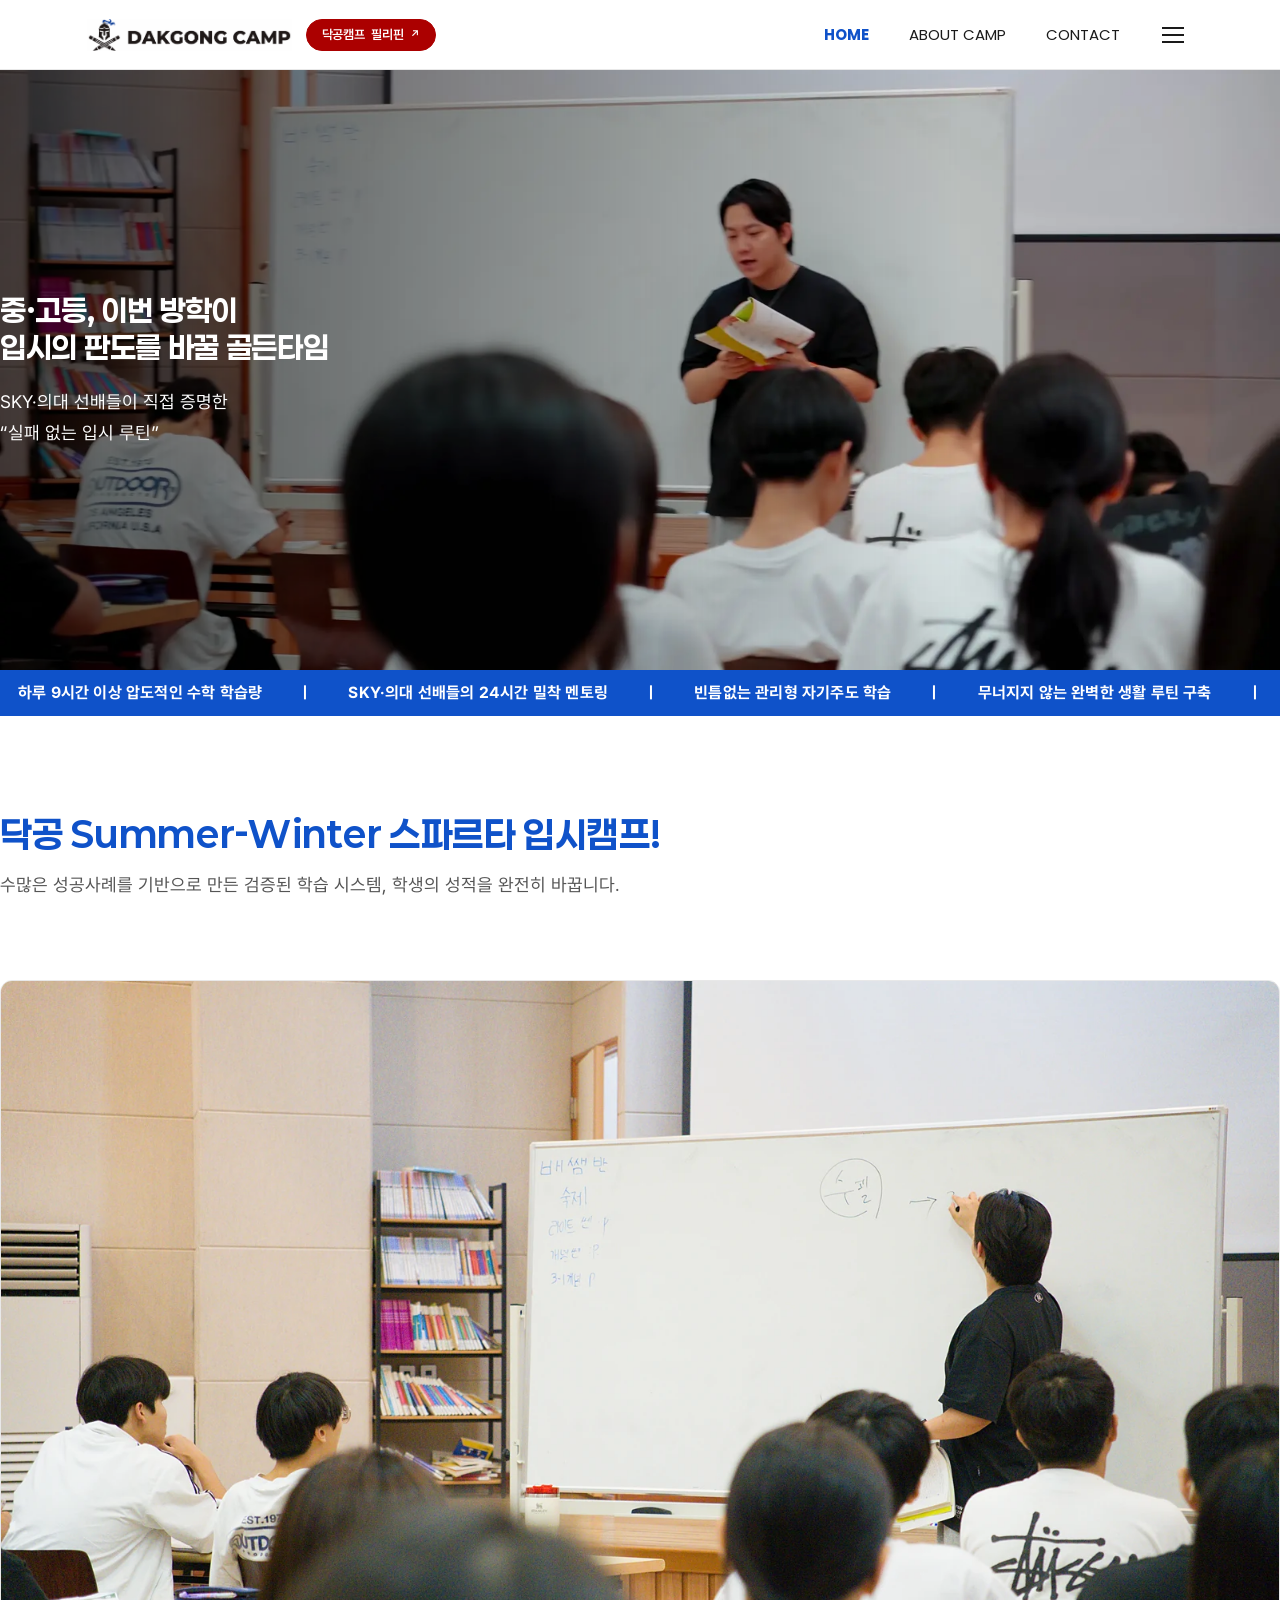
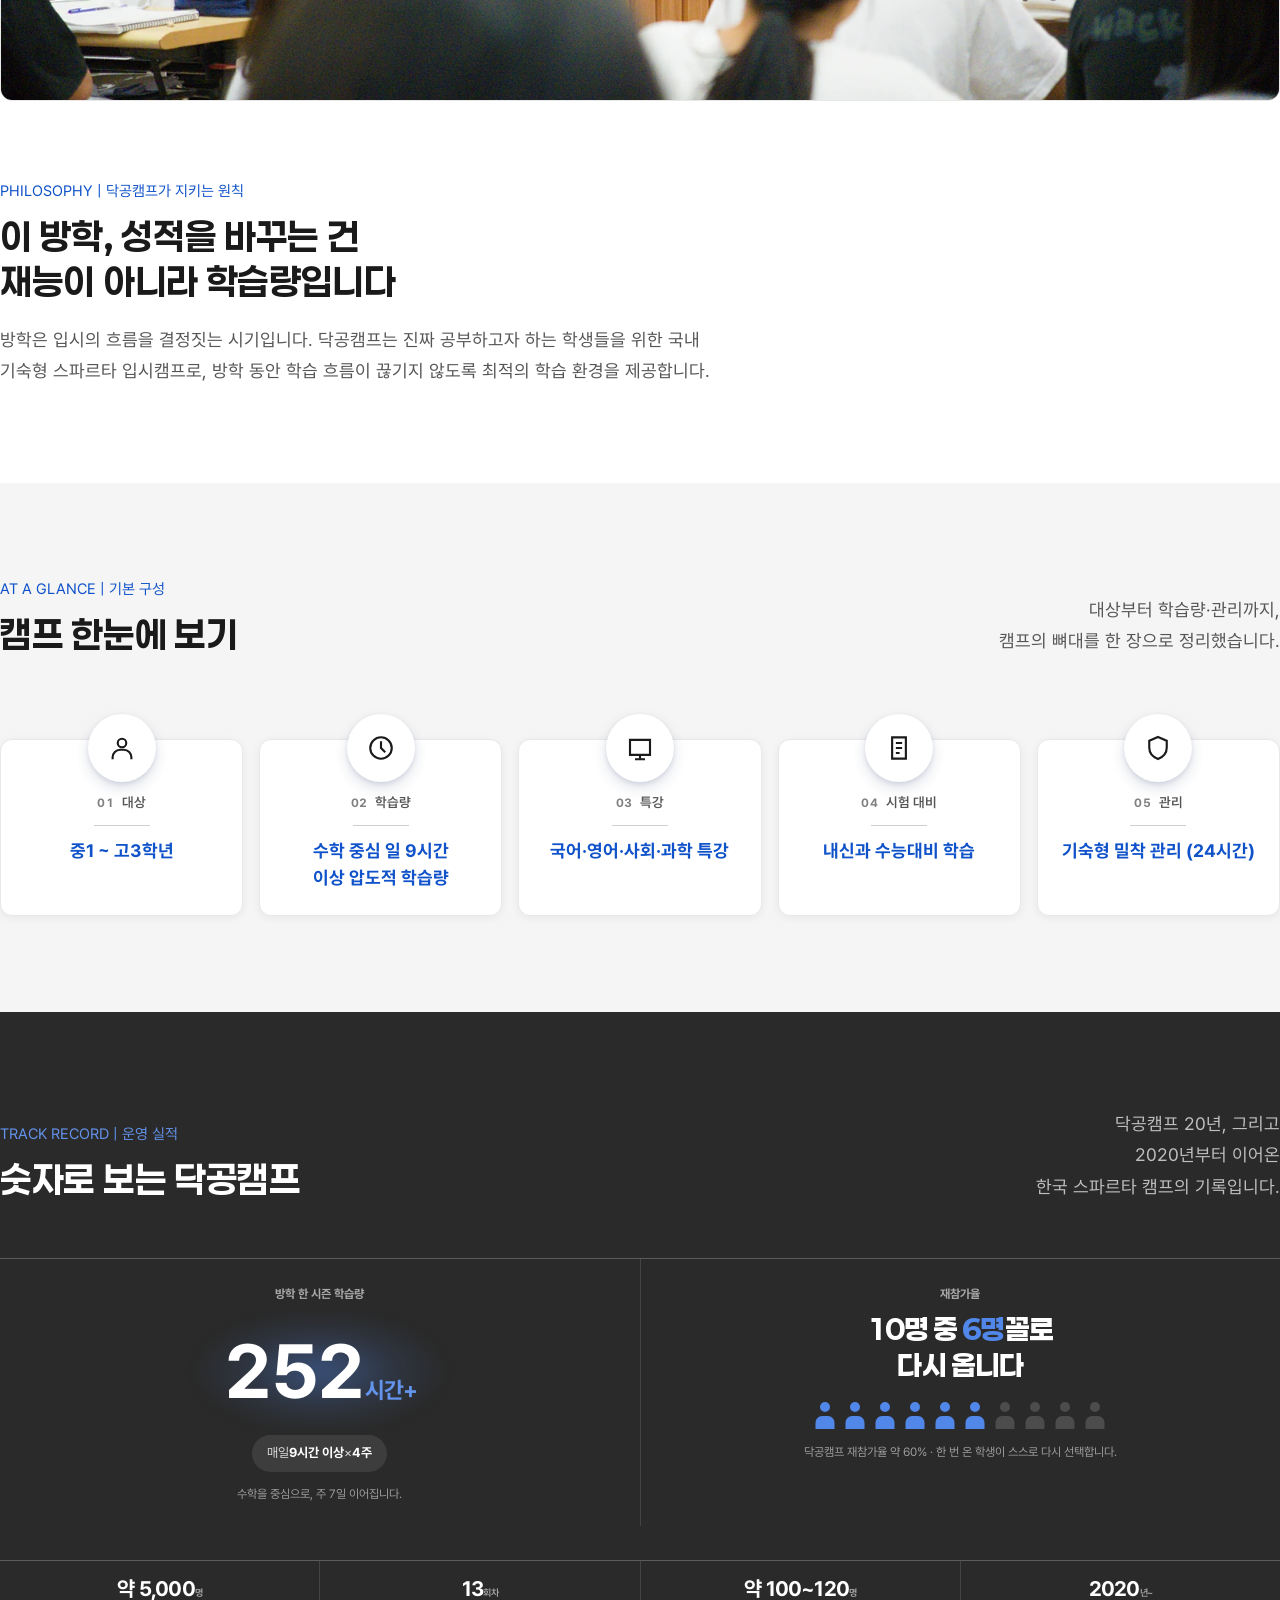
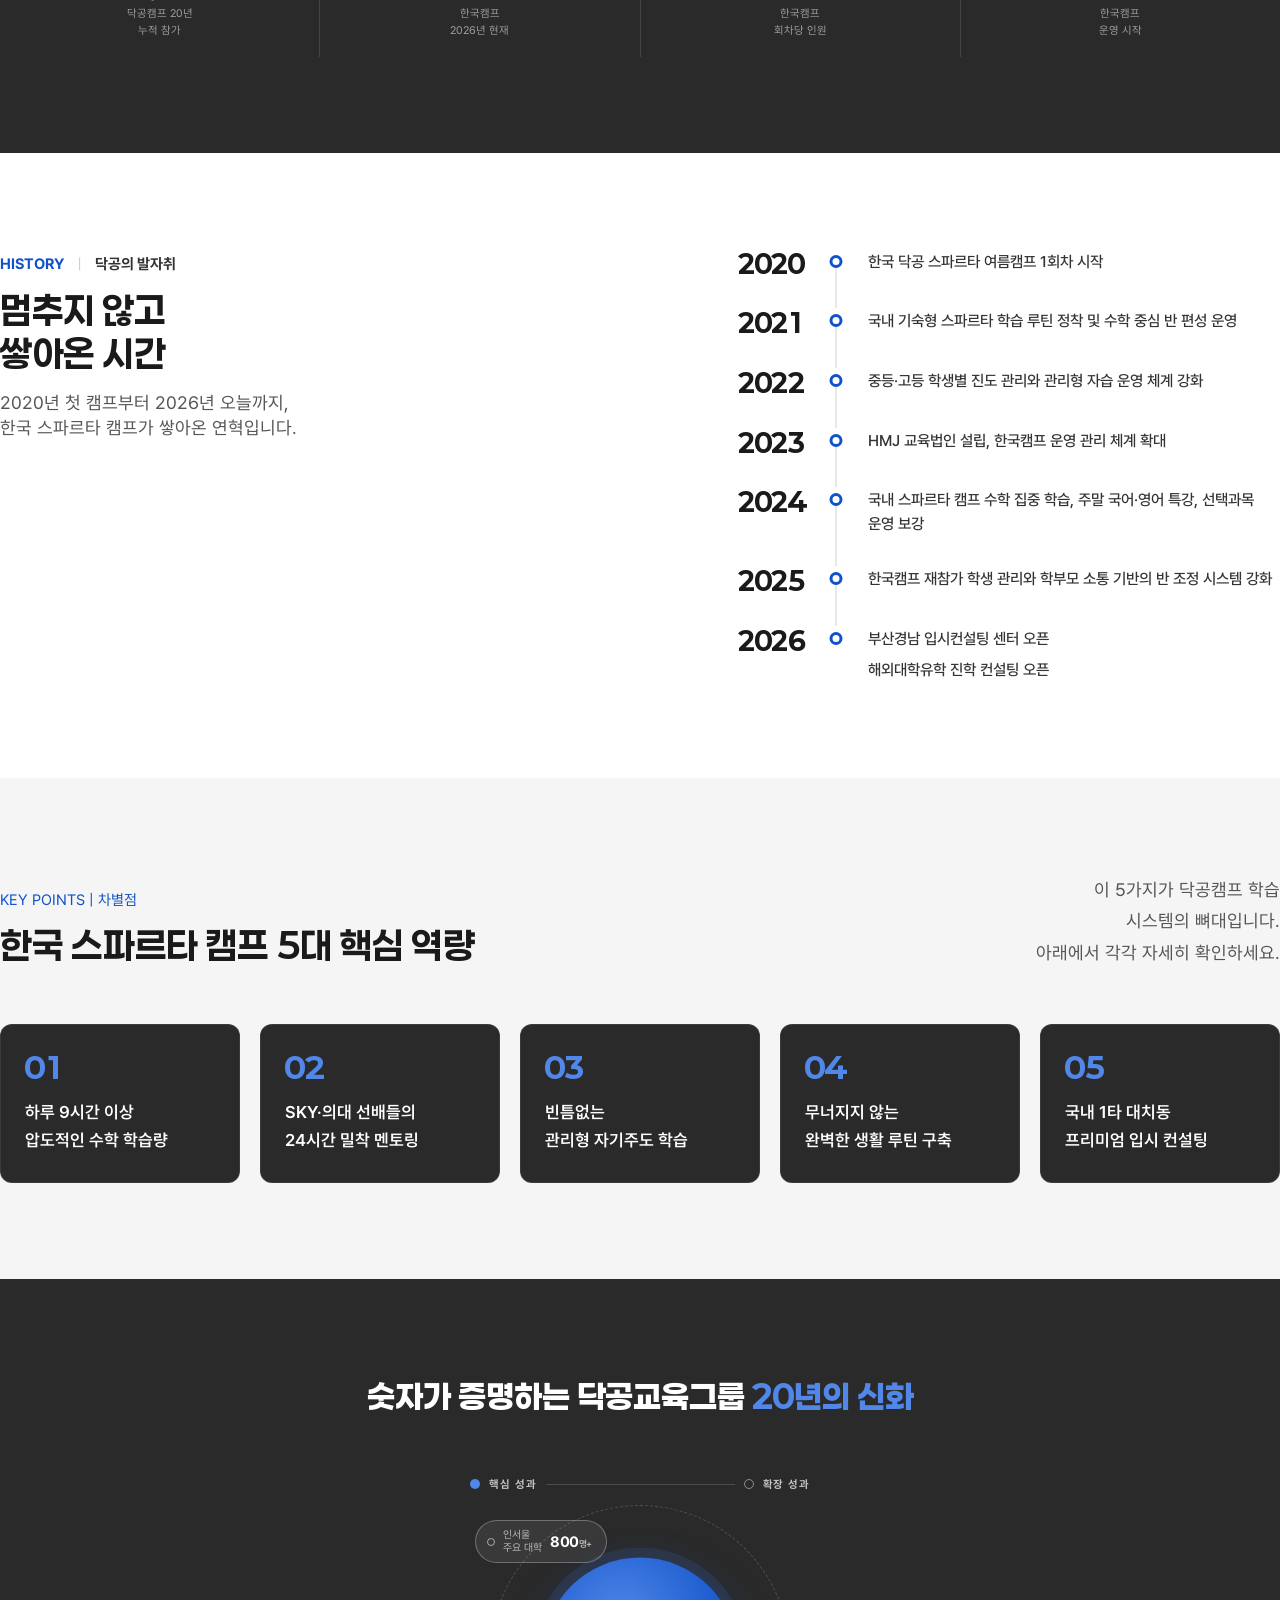
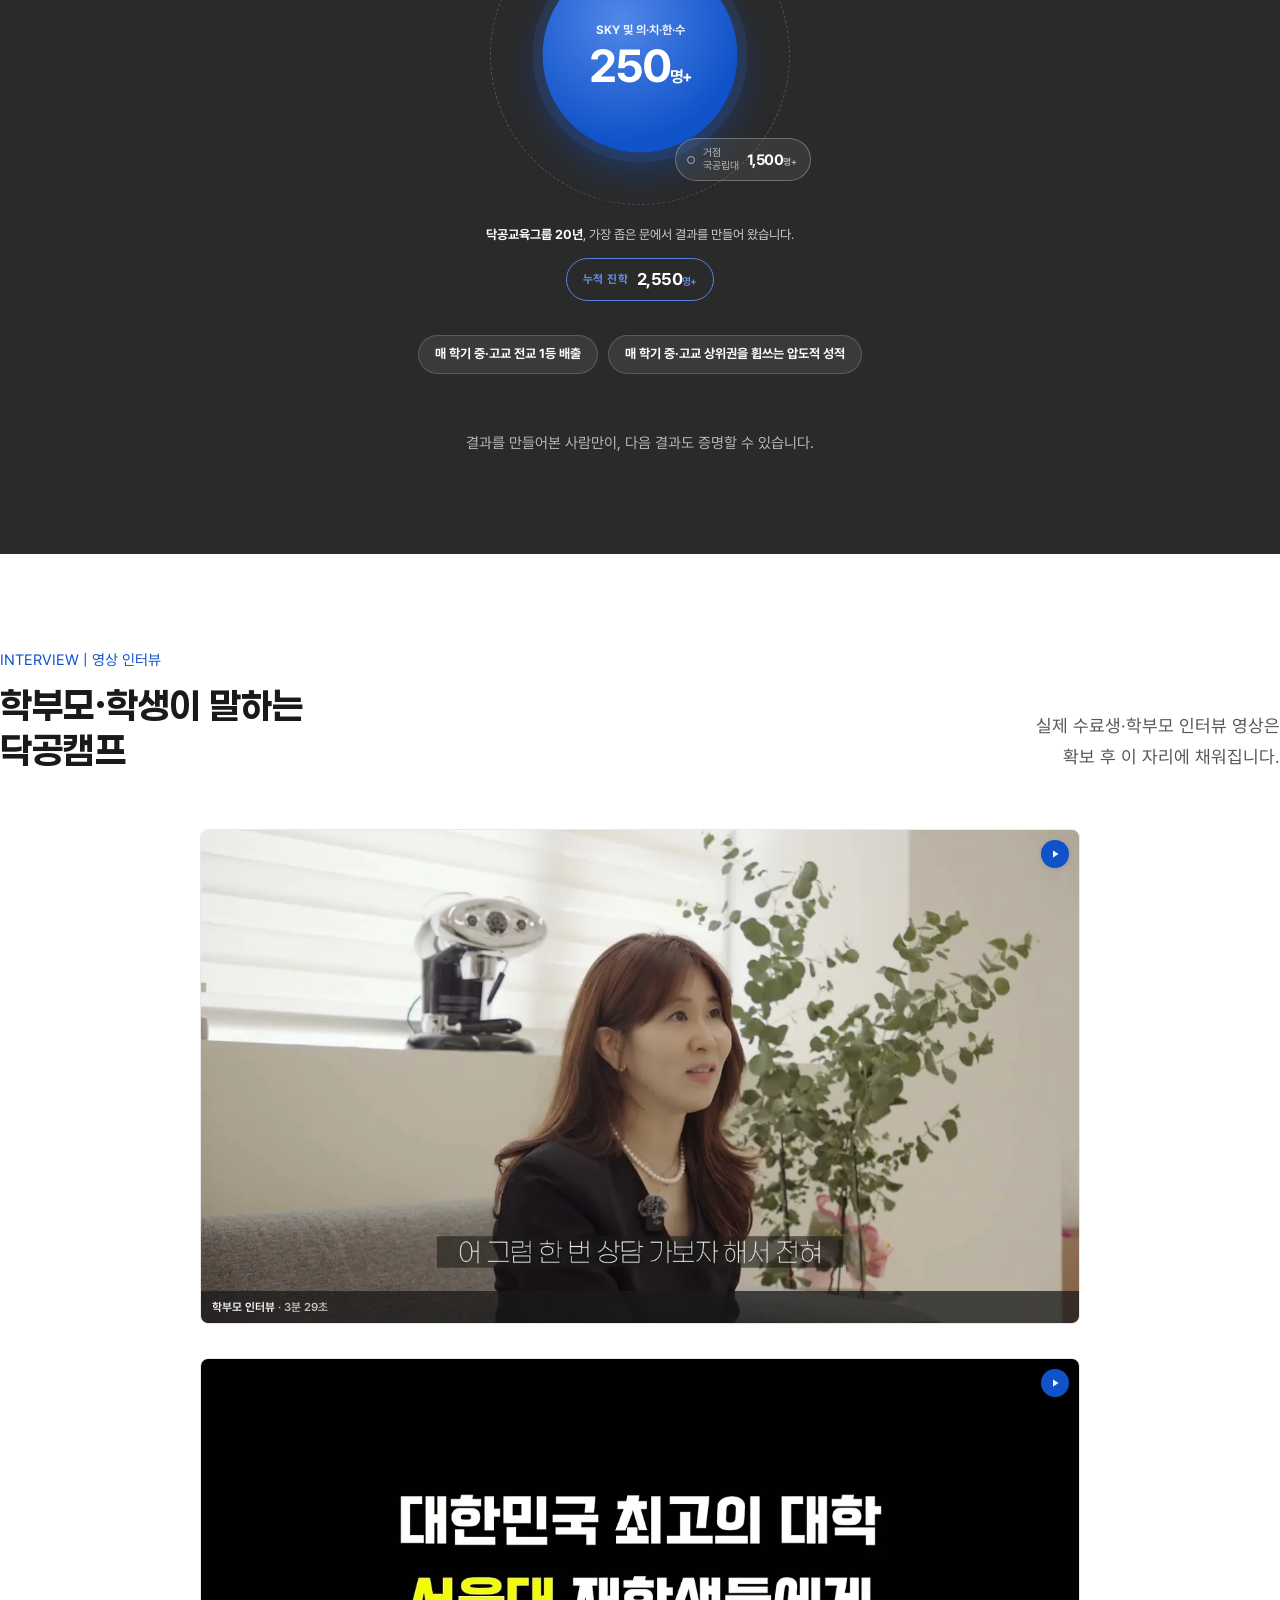
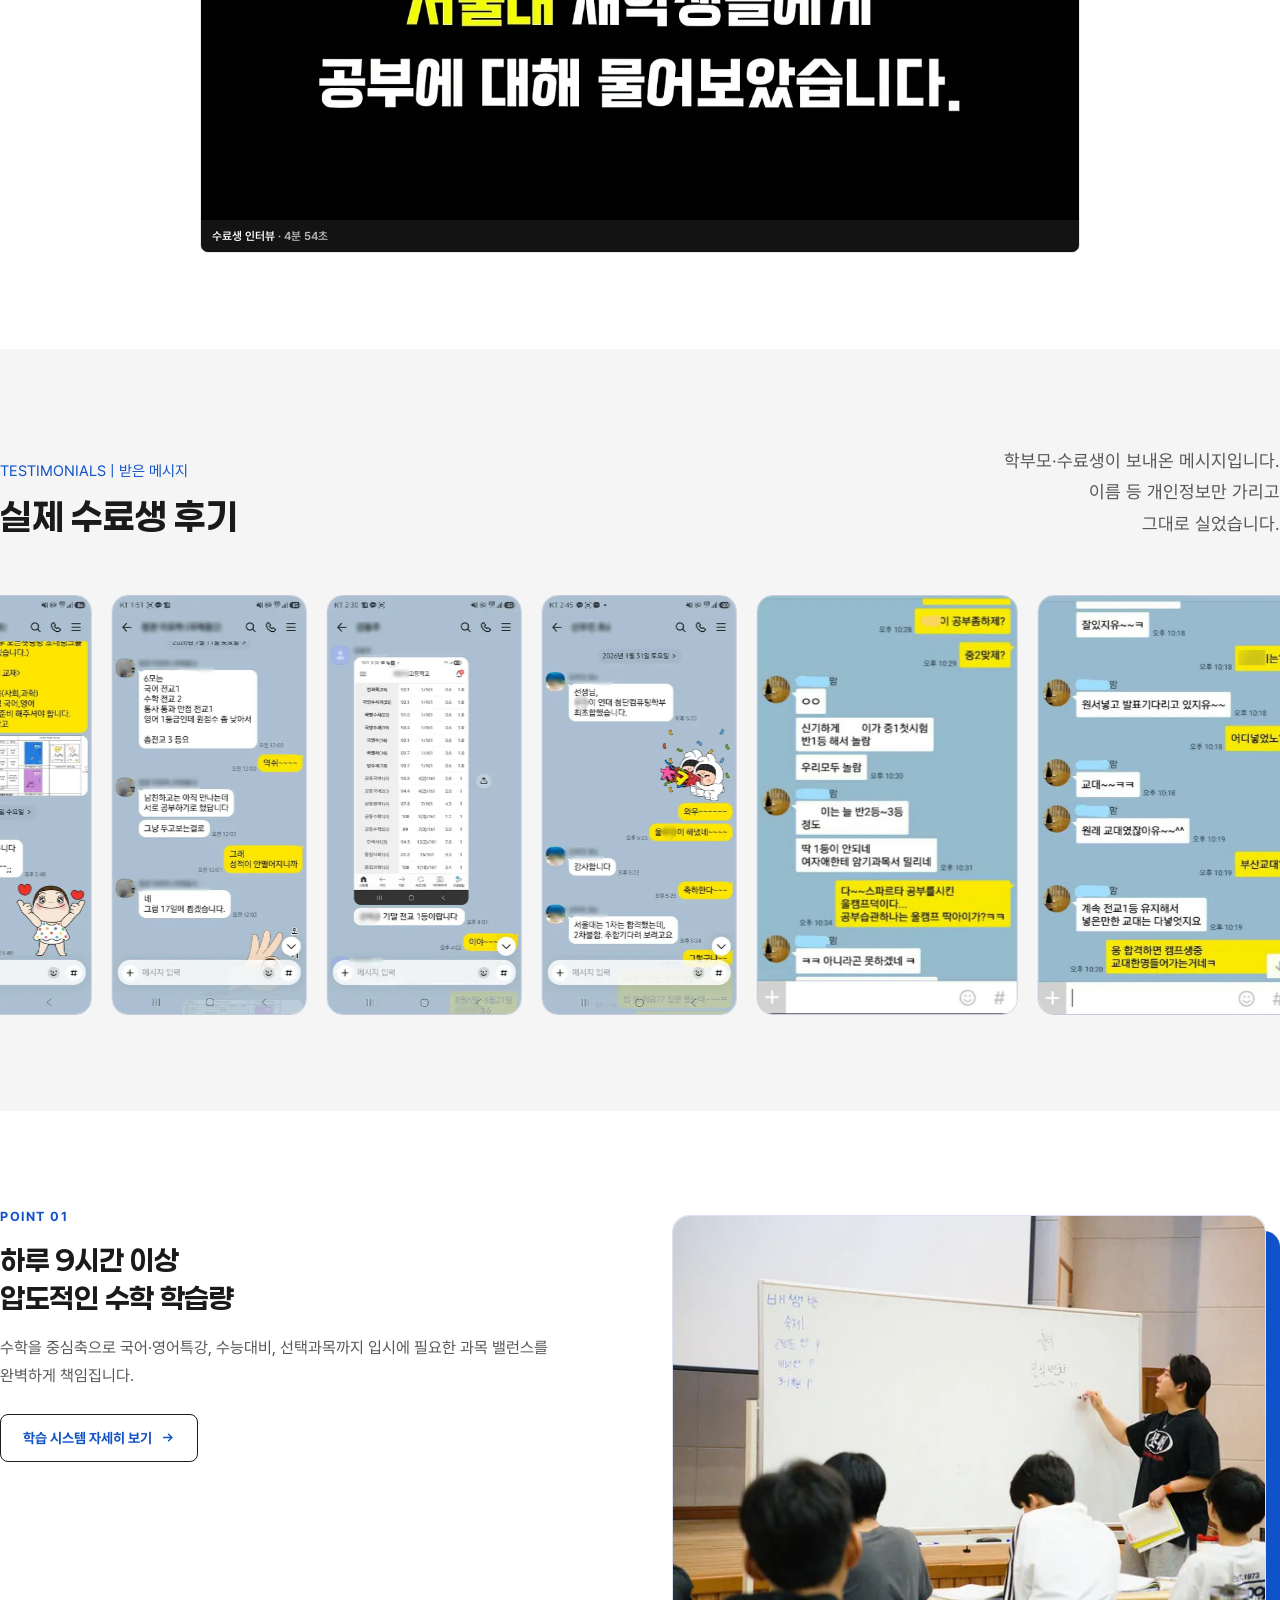
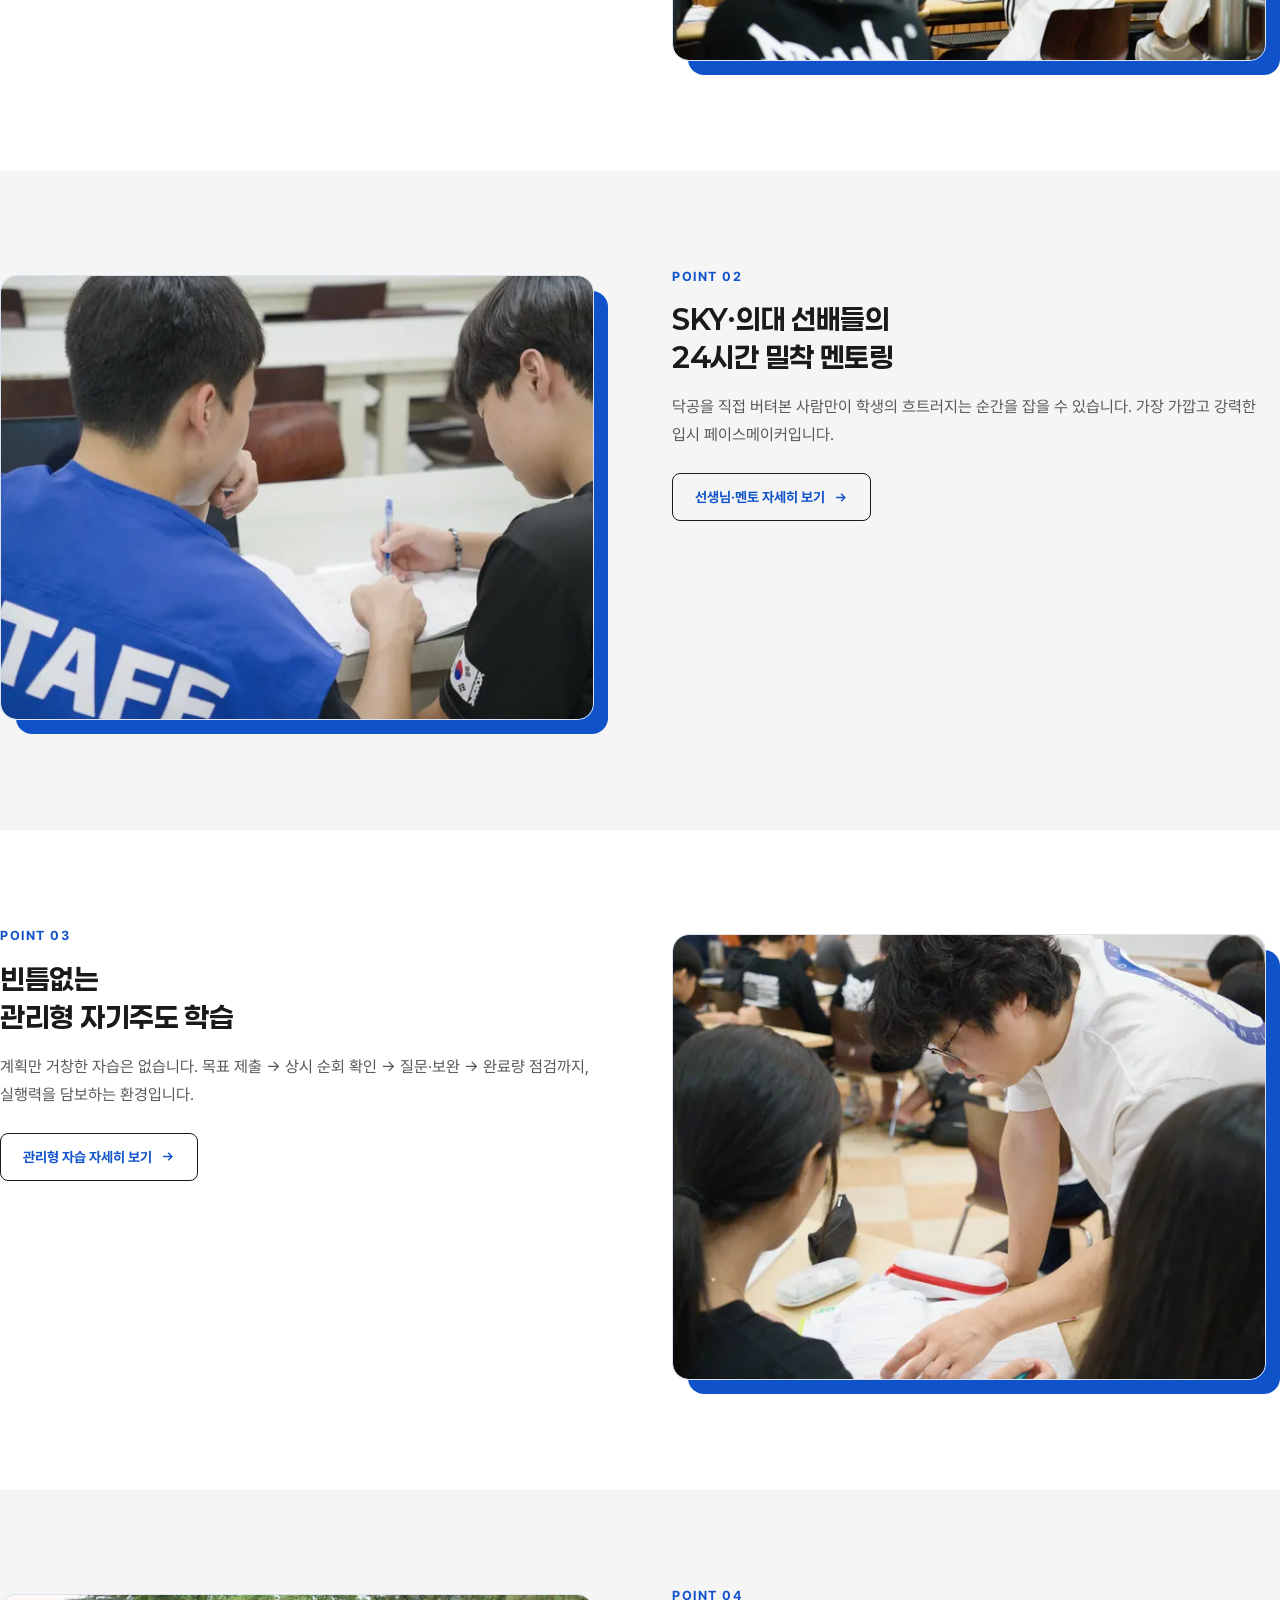
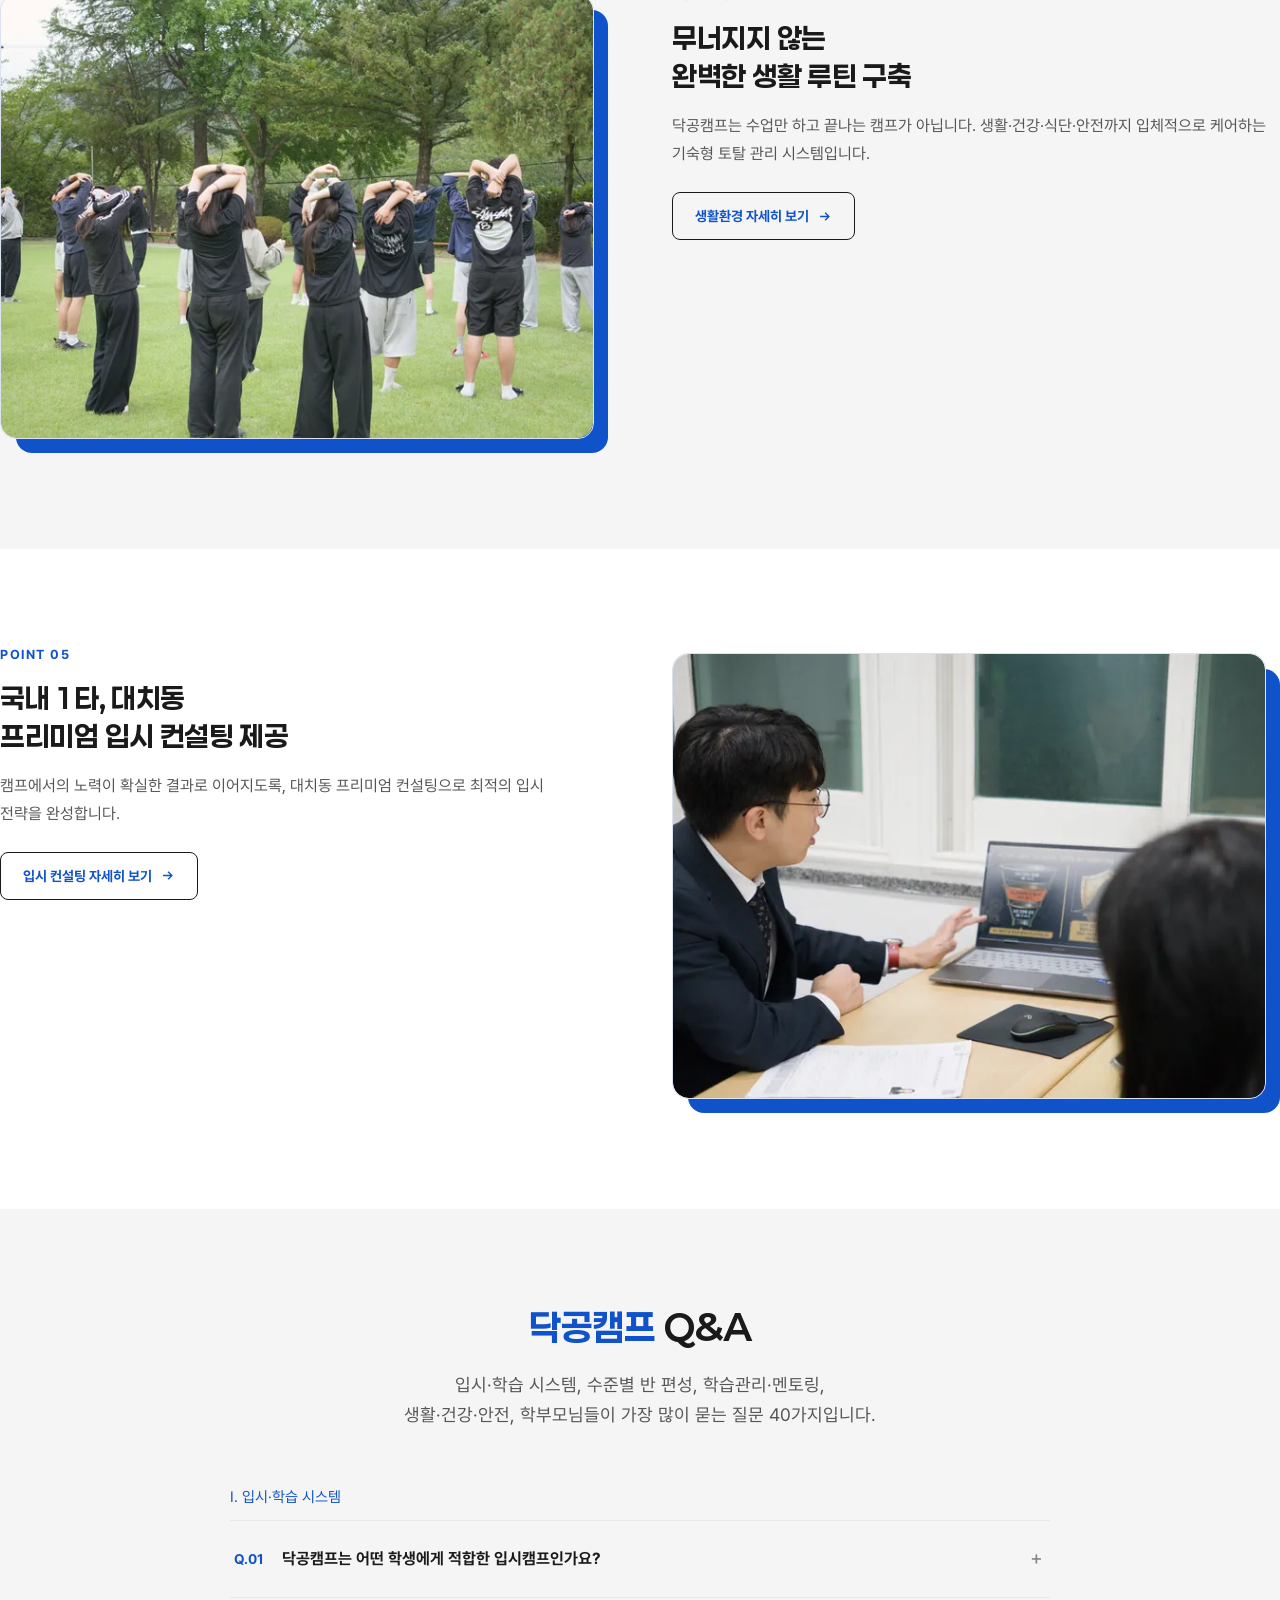
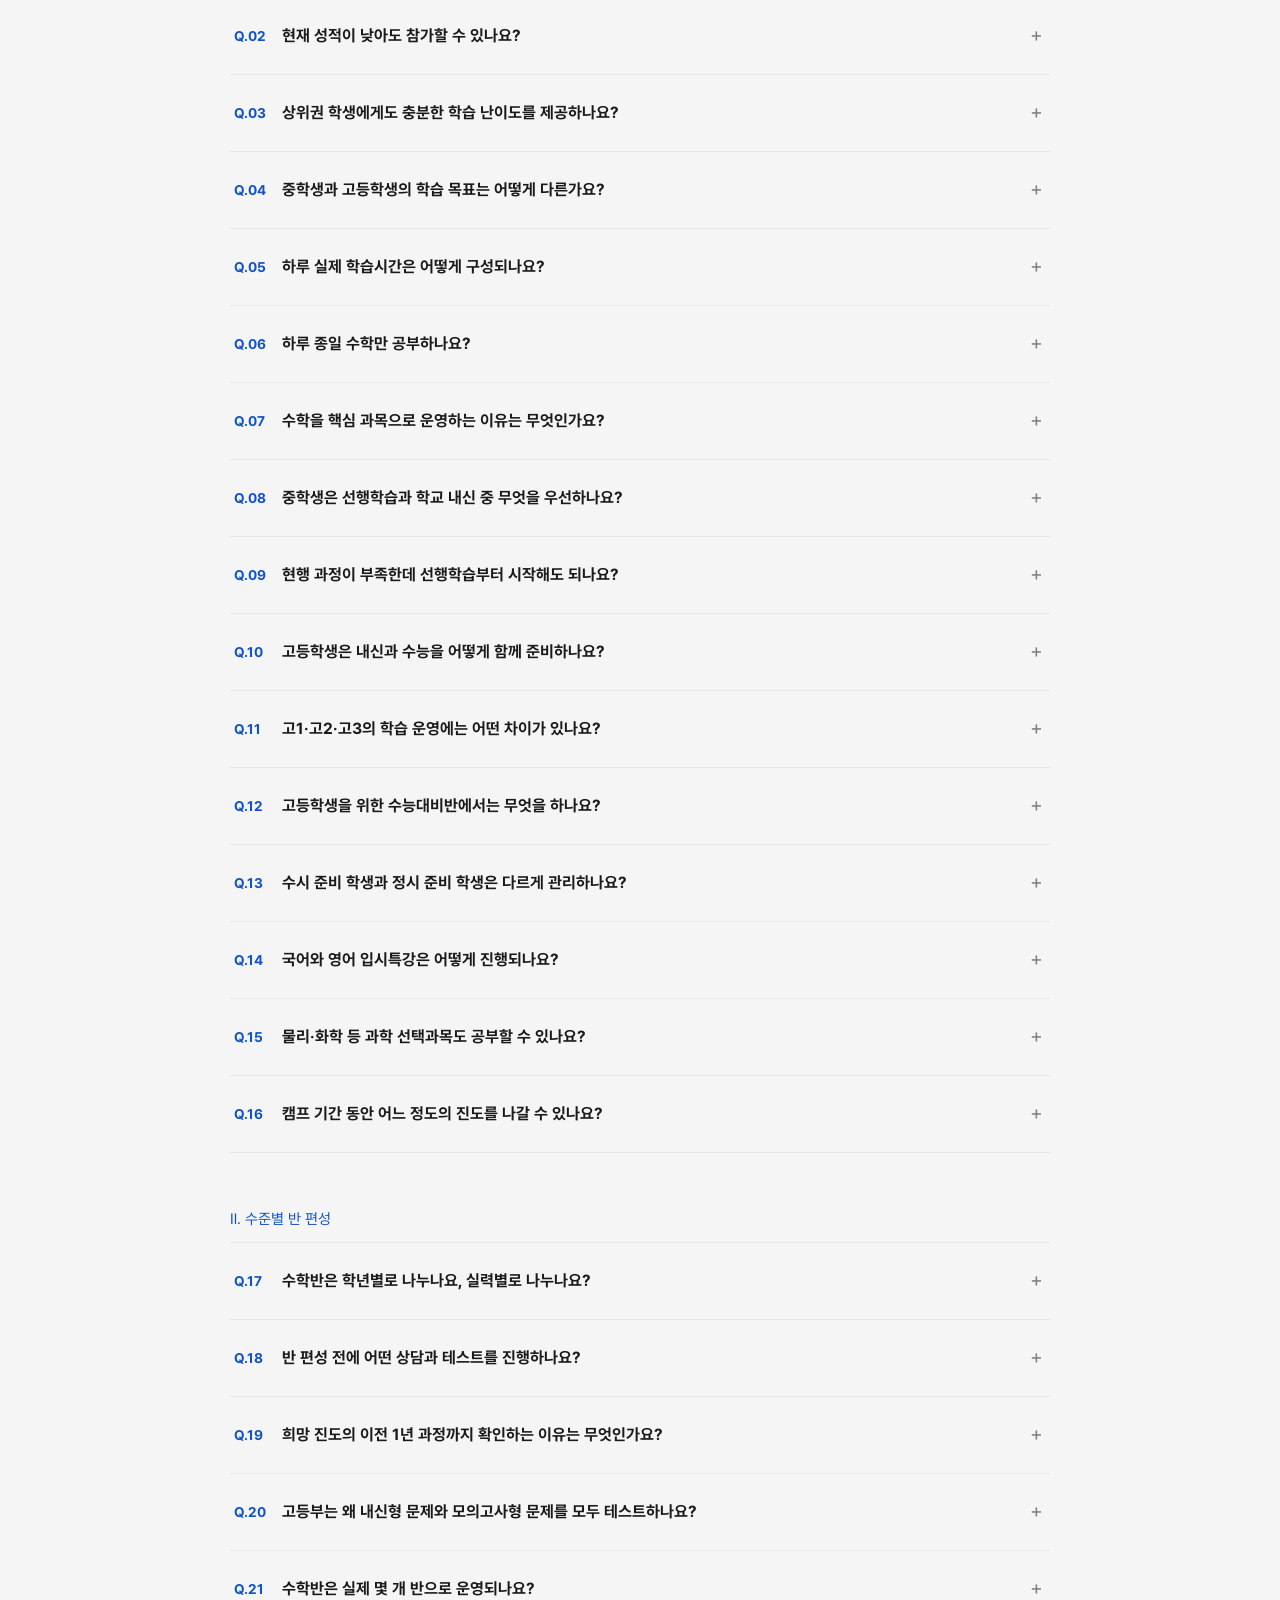
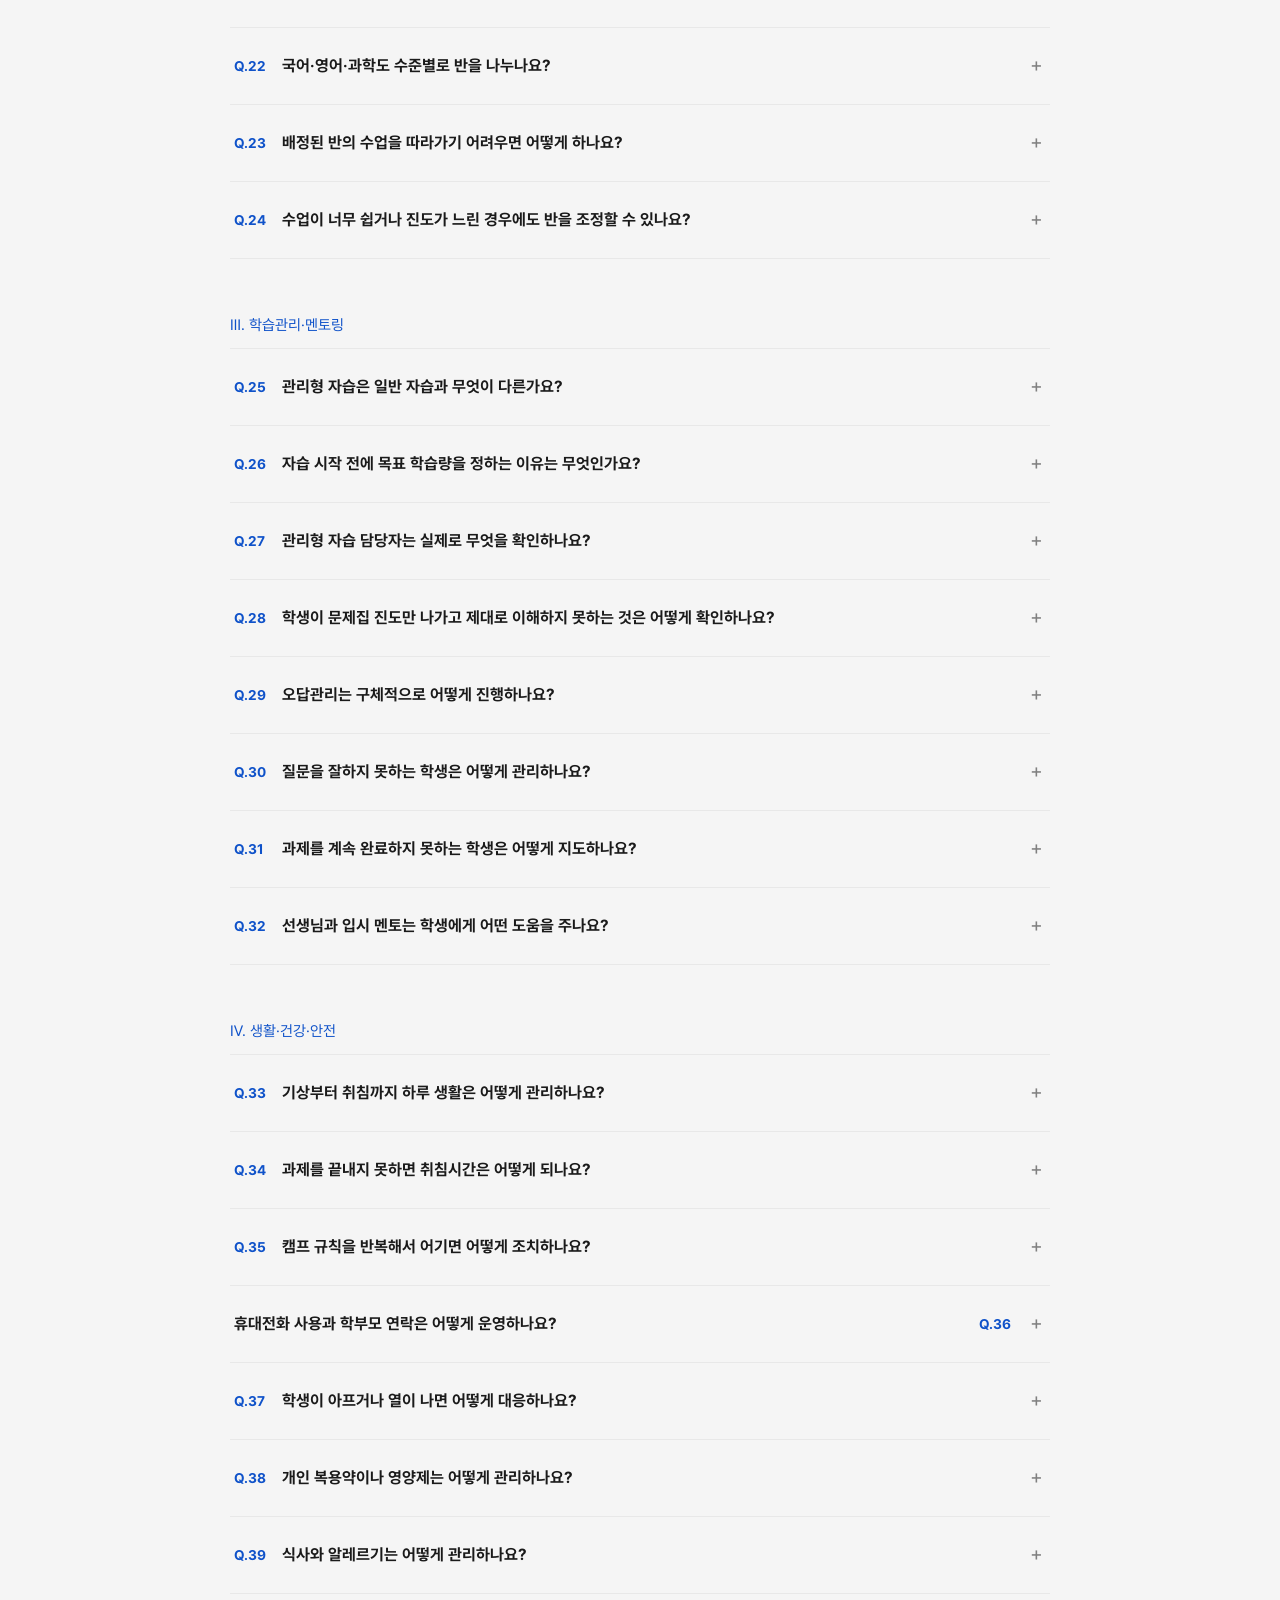
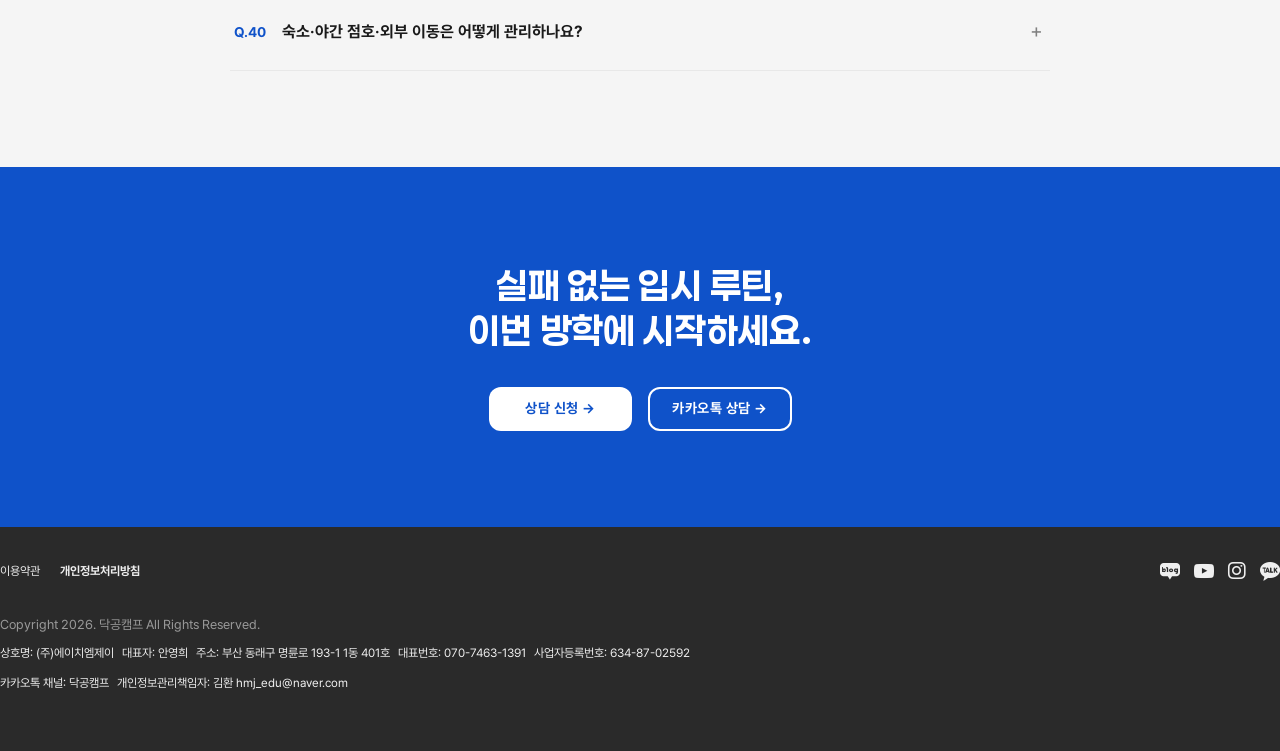
<file: index.html>
<!doctype html>
<html lang="ko">
<head>
<meta charset="UTF-8">
<meta name="viewport" content="width=device-width, initial-scale=1">
<title>닥공캠프 국내 스파르타 캠프 | 한국 스파르타 방학 캠프</title>
<meta name="description" content="닥공캠프 한국 스파르타 캠프 — 수학 중심 압도적 학습량, SKY·의대 선배 멘토링, 24시간 관리형 자기주도 학습, 무너지지 않는 생활 루틴.">

<link rel="preconnect" href="https://fonts.googleapis.com">
<link rel="preconnect" href="https://fonts.gstatic.com" crossorigin>
<link href="https://fonts.googleapis.com/css2?family=Poppins:wght@400;700&display=swap" rel="stylesheet">
<link rel="icon" href="assets/images/favicon.png" sizes="192x192">
<link rel="icon" href="assets/images/favicon-32.png" sizes="32x32">
<link rel="apple-touch-icon" href="assets/images/apple-touch-icon.png">

<!-- 카카오톡·문자·SNS 공유 시 뜨는 카드. 2026-08-25 신설(그전엔 태그가 없어
     크롤러가 가로 로고를 멋대로 잘라 썼다). 필핀 사이트와 같은 구조. -->
<meta property="og:type" content="website">
<meta property="og:site_name" content="닥공캠프 국내 스파르타 캠프">
<meta property="og:locale" content="ko_KR">
<meta property="og:url" content="https://dakgongcamp-korea.com/">
<!-- ★2026-08-25 회장 지시 — 공유 카드 제목만 이 문구로. 브라우저 탭·검색결과
     제목(<title>)은 검색 유입 문구라 건드리지 않았다. -->
<meta property="og:title" content="닥공캠프 | 국내 스파르타 수학 캠프">
<meta property="og:description" content="닥공캠프 한국 스파르타 캠프 — 수학 중심 압도적 학습량, SKY·의대 선배 멘토링, 24시간 관리형 자기주도 학습, 무너지지 않는 생활 루틴.">
<meta property="og:image" content="https://dakgongcamp-korea.com/assets/images/og-image.png">
<meta property="og:image:width" content="1200">
<meta property="og:image:height" content="630">
<meta name="twitter:card" content="summary_large_image">
<link rel="stylesheet" href="assets/css/tokens-domestic.css">
<link rel="stylesheet" href="assets/css/_shell.css">
<link rel="stylesheet" href="assets/css/_components.css">
<link rel="stylesheet" href="assets/css/_legacy.css">
<link rel="stylesheet" href="assets/css/page-index.css">
</head>
<body class="dk">

<!-- ══════════════════════════════════════════
     공통 헤더 — 2026-07-26 IA 재편(원점재검토): 어바웃캠프 하위 5개→4개(POINT1~4 대응).
══════════════════════════════════════════ -->
<header class="site-header" id="site-header">
  <div class="site-header__inner">
    <div class="site-header__left">
      <a class="site-logo" href="index.html" aria-label="닥공캠프 국내 스파르타 캠프 홈으로 이동">
      <img src="assets/images/logo.png" alt="닥공캠프 | 국내 스파르타 캠프" width="180" height="28">
    </a>
      <a class="site-camp-switch" href="https://dakgongcamp.com" target="_blank" rel="noopener" aria-label="닥공캠프 필리핀 사이트로 이동(새 창)"><span>닥공캠프</span><span>필리핀</span><span class="site-camp-switch__arrow" aria-hidden="true">↗</span></a>
    </div>

    <div class="site-header__right">
      <ul class="site-nav-bar" aria-label="주 메뉴(PC)">
        <li><a href="index.html">HOME</a></li>
        <li class="has-sub">
          <a href="curriculum.html">ABOUT CAMP</a>
          <ul class="site-nav-bar__sub">
            <li><a href="curriculum.html">학습 시스템</a></li>
            <li><a href="teachers.html">선생님·멘토</a></li>
            <li><a href="self-study.html">관리형 자습</a></li>
            <li><a href="life-care.html">생활환경</a></li>
            <li><a href="consulting.html">입시 컨설팅</a></li>
          </ul>
        </li>
        <li><a href="contact.html">CONTACT</a></li>
      </ul>

      <nav class="site-nav" id="site-nav" aria-label="전체 메뉴">
        <button class="site-nav__close" id="nav-close" type="button" aria-label="메뉴 닫기"></button>
        <div class="site-nav__logo">
          <a href="index.html" aria-label="닥공캠프 국내 스파르타 캠프 홈으로 이동">
            <img src="assets/images/logo-on-dark.png" alt="닥공캠프 | 국내 스파르타 캠프" width="180" height="28">
          </a>
        </div>
        <ul class="site-nav__list">
          <li><a href="index.html">HOME</a></li>
          <li class="has-sub">
            <a href="curriculum.html">ABOUT CAMP</a>
            <ul class="site-nav__sub">
              <li><a href="curriculum.html">학습 시스템</a></li>
              <li><a href="teachers.html">선생님·멘토</a></li>
              <li><a href="self-study.html">관리형 자습</a></li>
              <li><a href="life-care.html">생활환경</a></li>
              <li><a href="consulting.html">입시 컨설팅</a></li>
            </ul>
          </li>
          <li><a href="contact.html">CONTACT</a></li>
        </ul>
        <div class="site-nav__switch"><a class="site-camp-switch" href="https://dakgongcamp.com" target="_blank" rel="noopener" aria-label="닥공캠프 필리핀 사이트로 이동(새 창)"><span>닥공캠프</span><span>필리핀</span><span class="site-camp-switch__arrow" aria-hidden="true">↗</span></a></div>
      </nav>

      <button class="site-nav__toggle" id="nav-toggle" type="button" aria-expanded="false" aria-controls="site-nav">
        <span class="sr-only">메뉴 열기/닫기</span>
        <span class="site-nav__toggle-bar"></span>
      </button>
    </div>
  </div>
</header>

<!-- ══════════════════════════════════════════
     1) 히어로 + 슬로건
══════════════════════════════════════════ -->
<section class="dk-bg-video-section">
  <!-- ★2026-08-20 회장 지시 — 실물 배경 영상 투입. 원본 `홈 히어로.mov`(3840x2160 HEVC,
       8.4초, 17.5Mbps, 18MB)를 웹용으로 다시 인코딩했다.
       · H.264 mp4 — HEVC(.mov)는 브라우저가 거의 못 읽는다
       · 오디오 트랙 제거 — 배경 영상이라 어차피 muted 다. 안 지우면 헛되이 용량만 먹는다
       · faststart — 헤더를 앞으로 보내 다 받기 전에 재생이 시작된다
       · 1920 / 1280 두 벌 (2.3MB / 1.06MB). 좁은 화면에 4K 를 내려보낼 이유가 없다
       · ★모바일 전용 세로본(810x1080, 1.06MB) — 회장 지적 "모바일에서 중요 장면이 잘린다".
         폰 히어로는 390x520 = 0.75:1 인데 영상은 1.78:1 이라 가로의 42% 만 보인다.
         5~7초 설명회 컷은 발표자가 우측 끝이라 발표자도 스크린도 통째로 잘렸다.
         → 기본은 가운데(x=555)로 두고, **단상 컷(4.633~6.967s)만** 우측 x=1052 로 옮긴다.
            그 컷만 발표자가 우측 끝이라 가운데 크롭에서 잘려 나갔다.
         ⚠️ 처음엔 다섯 컷 전부 다른 x 를 줬는데, 전환 시각을 초 단위로 어림잡은 탓에
            실제 컷(1.433 / 2.767 / 4.633 / 6.967)과 0.2~0.4초씩 어긋났다.
            그러면 **한 장면 도중에 화면이 옆으로 미끄러져** 컷이 끊긴 것처럼 보인다.
            회장 지적: "영상 컷을 편집했어? 뚝뚝 끊기잖아".
            → 고칠 컷 하나만 건드린다. 전환이 정확히 컷 경계에서만 일어나면 티가 안 난다.
            컷 시각은 눈대중이 아니라 ffmpeg 장면검출(select=gt(scene,0.15))로 잡는다.
         ⚠️ 그리고 between(t,a,b) 를 쓰면 안 된다 — 양끝을 포함해서 **다음 컷의 첫 프레임**에
            옛 크롭이 한 장 걸린다. 1프레임이라 컷처럼 안 보이고 깜빡임으로 보인다
            (회장: "중간에 플리커처럼 컷 하나가 끼어있는 것 같다").
            장면검출이 주는 시각은 새 컷의 첫 프레임이므로 위끝은 반드시 열어 둔다:
            gte(t,4.62)*lt(t,6.96)  ← 30fps 프레임 시각(4.6333 / 6.9667)을 양쪽에서 비껴간 값.
       외부 CDN 은 안 쓴다 — 저장소에 담아 같은 도메인에서 서빙(회장 지시, 세션 5).
       placeholder 는 지우지 않고 영상 뒤에 남긴다 — 영상이 못 뜨는 환경의 바닥이다. -->
  <div class="dk-bg-video-placeholder"></div>
  <video class="dk-bg-video" autoplay muted loop playsinline preload="auto"
         poster="assets/video/dakgong-domestic-hero-poster.webp" aria-hidden="true" tabindex="-1">
    <source src="assets/video/dakgong-domestic-hero-1920.mp4" media="(min-width: 1024px)" type="video/mp4">
    <source src="assets/video/dakgong-domestic-hero-1280.mp4" media="(min-width: 768px)" type="video/mp4">
    <source src="assets/video/dakgong-domestic-hero-mobile.mp4" type="video/mp4">
  </video>
  <div class="dk-bg-video-content">
    <!-- ★2026-08-03: h2 → h1. 홈에만 h1 이 없어서 문서 최상위 제목이 비어 있었다.
         리드도 홈 전용 .dk-hero-lead-plain → 공용 .lead 로 통일(값은 이미 동일).
         하위 5페이지와 같은 마크업이 되어 검증기가 홈까지 함께 잰다. -->
    <h1>
      중·고등, 이번 방학이<br>입시의 판도를 바꿀 골든타임
    </h1>
    <p class="lead">
      SKY·의대 선배들이 직접 증명한 <br><span class="dk-hero-quote">“실패 없는 입시 루틴”</span>
    </p>
  </div>
</section>

<div class="dk-idband-wrap">
  <div class="dk-idband-track">
    <span>하루 9시간 이상 압도적인 수학 학습량</span><span>ㅣ</span>
    <span>SKY·의대 선배들의 24시간 밀착 멘토링</span><span>ㅣ</span>
    <span>빈틈없는 관리형 자기주도 학습</span><span>ㅣ</span>
    <span>무너지지 않는 완벽한 생활 루틴 구축</span><span>ㅣ</span>
    <span>국내 1타 대치동 프리미엄 입시 컨설팅</span><span>ㅣ</span>
    <span>하루 9시간 이상 압도적인 수학 학습량</span><span>ㅣ</span>
    <span>SKY·의대 선배들의 24시간 밀착 멘토링</span><span>ㅣ</span>
    <span>빈틈없는 관리형 자기주도 학습</span><span>ㅣ</span>
    <span>무너지지 않는 완벽한 생활 루틴 구축</span><span>ㅣ</span>
    <span>국내 1타 대치동 프리미엄 입시 컨설팅</span><span>ㅣ</span>
  </div>
</div>

<!-- ══════════════════════════════════════════
     2) 문제제기 / 브랜드소개 — "재능이 아니라 학습량"
══════════════════════════════════════════ -->
<section class="dk-sec dk-sec--white">
  <div class="dk-wrap">
    <!-- ★2026-07-29 회장 지시 — 원칙 블록을 위로, 캠프 소개 블록을 아래로 순서 교체.
         구분선도 아래 블록의 border-top으로 옮긴다(.dk-brand-intro--after).
         ★2026-08-20 회장 지시 — 그 둘을 다시 맞바꾼다. 캠프 소개가 위, 원칙이 아래.
         사진은 자리 그대로(가운데) 둔다. 8/17 지시(사진이 두 덩어리를 갈라 주므로
         구분선은 두지 않는다)는 위치가 바뀌어도 그대로 유효하다 → --lead 도 선 없음. -->
    <div class="dk-brand-intro dk-brand-intro--lead" data-reveal>
      <p class="dk-brand-kicker">닥공 Summer-Winter 스파르타 입시캠프!</p>
      <p class="dk-brand-sub">수많은 성공사례를 기반으로 만든 검증된 학습 시스템, 학생의 성적을 완전히 바꿉니다.</p>
    </div>

    <figure class="page-index-philo-shot" data-reveal>
      <img src="assets/images/activity/dakgong-domestic-class-01-content.webp"
           alt="닥공캠프 국내캠프 수업 — 칠판 앞에서 설명하는 선생님과 자리에 앉아 수업을 듣는 학생들"
           loading="lazy" width="1600" height="1068">
    </figure>

    <div class="page-index-philo" data-reveal>
      <span class="dk-label">PHILOSOPHY | 닥공캠프가 지키는 원칙</span>
      <h2 class="dk-h2">이 방학, 성적을 바꾸는 건<br>재능이 아니라 학습량입니다</h2>
      <p class="page-index-intro">
        방학은 입시의 흐름을 결정짓는 시기입니다. 닥공캠프는 진짜 공부하고자 하는 학생들을 위한 국내 기숙형 스파르타 입시캠프로, 방학 동안 학습 흐름이 끊기지 않도록 최적의 학습 환경을 제공합니다.
      </p>
    </div>
  </div>
</section>

<!-- ══════════════════════════════════════════
     2-1) 캠프 한눈에 보기 표 — 2026-07-28 회장 지시로 신설.
     브랜드 섹션과 "숫자로 보는 닥공캠프" 사이. 좌측 라벨열은 회장 승인 A안.
══════════════════════════════════════════ -->
<section class="dk-sec dk-glance-sec">
  <div class="dk-wrap">
    <div class="dk-split" data-reveal>
      <div>
        <span class="dk-label">AT A GLANCE | 기본 구성</span>
        <h2 class="dk-h2">캠프 한눈에 보기</h2>
      </div>
      <p>대상부터 학습량·관리까지,<br>캠프의 뼈대를 한 장으로 정리했습니다.</p>
    </div>
    <!-- 번호 블록 + 아이콘 라벨 + 값 3단. 5개가 서로 동등한 항목이라
         번호 블록 농도는 일부러 계단으로 만들지 않고 전부 같은 코발트로 둔다. -->
    <div class="dk-glance" data-reveal="stagger">
      <div class="dk-glance-card">
        <span class="dk-glance-badge"><svg viewBox="0 0 24 24" aria-hidden="true"><circle cx="12" cy="8" r="3.4"/><path d="M4.5 21v-1.6a6 6 0 016-6h3a6 6 0 016 6V21"/></svg></span>
        <i class="dk-glance-dash"></i>
        <div class="dk-glance-txt">
          <p class="dk-glance-head"><span class="dk-glance-no">01</span><span class="dk-glance-k">대상</span></p>
          <p class="dk-glance-v">중1 ~ 고3학년</p>
        </div>
      </div>
      <div class="dk-glance-card">
        <span class="dk-glance-badge"><svg viewBox="0 0 24 24" aria-hidden="true"><circle cx="12" cy="12" r="8.6"/><path d="M12 6.6V12l3.4 3.4"/></svg></span>
        <i class="dk-glance-dash"></i>
        <div class="dk-glance-txt">
          <p class="dk-glance-head"><span class="dk-glance-no">02</span><span class="dk-glance-k">학습량</span></p>
          <p class="dk-glance-v">수학 중심 일 9시간 이상 압도적 학습량</p>
        </div>
      </div>
      <div class="dk-glance-card">
        <span class="dk-glance-badge"><svg viewBox="0 0 24 24" aria-hidden="true"><path d="M4 5.5h16v12H4z"/><path d="M8 21h8M12 17.5V21"/></svg></span>
        <i class="dk-glance-dash"></i>
        <div class="dk-glance-txt">
          <p class="dk-glance-head"><span class="dk-glance-no">03</span><span class="dk-glance-k">특강</span></p>
          <p class="dk-glance-v">국어·영어·사회·과학 특강</p>
        </div>
      </div>
      <div class="dk-glance-card">
        <span class="dk-glance-badge"><svg viewBox="0 0 24 24" aria-hidden="true"><path d="M6.5 3.5h11v17h-11z"/><path d="M9.5 8h5M9.5 12h5M9.5 16h3"/></svg></span>
        <i class="dk-glance-dash"></i>
        <div class="dk-glance-txt">
          <p class="dk-glance-head"><span class="dk-glance-no">04</span><span class="dk-glance-k">시험 대비</span></p>
          <p class="dk-glance-v">내신과 수능대비 학습</p>
        </div>
      </div>
      <div class="dk-glance-card">
        <span class="dk-glance-badge"><svg viewBox="0 0 24 24" aria-hidden="true"><path d="M12 3.2l7 3v5.4c0 4.2-2.9 7.6-7 9.2-4.1-1.6-7-5-7-9.2V6.2z"/></svg></span>
        <i class="dk-glance-dash"></i>
        <div class="dk-glance-txt">
          <p class="dk-glance-head"><span class="dk-glance-no">05</span><span class="dk-glance-k">관리</span></p>
          <p class="dk-glance-v">기숙형 밀착 관리 (24시간)</p>
        </div>
      </div>
    </div>
  </div>
</section>

<!-- ══════════════════════════════════════════
     3) 숫자로 보는 닥공캠프
══════════════════════════════════════════ -->
<section class="dk-sec dk-stat-dark-sec">
  <div class="dk-wrap">
    <div class="dk-split" data-reveal>
      <div>
        <span class="dk-label">TRACK RECORD | 운영 실적</span>
        <h2 class="dk-h2">숫자로 보는 닥공캠프</h2>
      </div>
      <p>닥공캠프 20년, 그리고 2020년부터 이어온<br>한국 스파르타 캠프의 기록입니다.</p>
    </div>
    <!-- ★2026-07-28 재설계 — 아이콘+숫자 7줄 나열을 걷어내고 주 메시지 2개만 크게 세운다.
         "9시간/24시간" 프레이밍은 쓰지 않는다(분모가 24면 9시간이 무조건 작아 보인다).
         252시간 = 9시간 × 28일. 확정값에서 계산한 값이며 새로 만든 수치가 아니다. -->
    <div class="dk-duo" data-reveal>
      <div class="dk-duo-cell">
        <p class="cl">방학 한 시즌 학습량</p>
        <div class="dk-glowstat"><span class="n">252<u>시간+</u></span></div>
        <span class="dk-eq">매일 <b>9시간 이상</b> × <b>4주</b></span>
        <p class="dk-dnote">수학을 중심으로, 주 7일 이어집니다.</p>
      </div>
      <div class="dk-duo-cell">
        <p class="cl">재참가율</p>
        <p class="dk-head6">10명 중 <em>6명</em>꼴로<br>다시 옵니다</p>
        <div class="dk-ppl" role="img" aria-label="10명 중 6명이 다시 참가">
          <span class="on"><svg viewBox="0 0 24 30"><path d="M12 2a5 5 0 110 10 5 5 0 010-10zM2.5 29v-6.5A6.5 6.5 0 019 16h6a6.5 6.5 0 016.5 6.5V29z"/></svg></span>
          <span class="on"><svg viewBox="0 0 24 30"><path d="M12 2a5 5 0 110 10 5 5 0 010-10zM2.5 29v-6.5A6.5 6.5 0 019 16h6a6.5 6.5 0 016.5 6.5V29z"/></svg></span>
          <span class="on"><svg viewBox="0 0 24 30"><path d="M12 2a5 5 0 110 10 5 5 0 010-10zM2.5 29v-6.5A6.5 6.5 0 019 16h6a6.5 6.5 0 016.5 6.5V29z"/></svg></span>
          <span class="on"><svg viewBox="0 0 24 30"><path d="M12 2a5 5 0 110 10 5 5 0 010-10zM2.5 29v-6.5A6.5 6.5 0 019 16h6a6.5 6.5 0 016.5 6.5V29z"/></svg></span>
          <span class="on"><svg viewBox="0 0 24 30"><path d="M12 2a5 5 0 110 10 5 5 0 010-10zM2.5 29v-6.5A6.5 6.5 0 019 16h6a6.5 6.5 0 016.5 6.5V29z"/></svg></span>
          <span class="on"><svg viewBox="0 0 24 30"><path d="M12 2a5 5 0 110 10 5 5 0 010-10zM2.5 29v-6.5A6.5 6.5 0 019 16h6a6.5 6.5 0 016.5 6.5V29z"/></svg></span>
          <span class="off"><svg viewBox="0 0 24 30"><path d="M12 2a5 5 0 110 10 5 5 0 010-10zM2.5 29v-6.5A6.5 6.5 0 019 16h6a6.5 6.5 0 016.5 6.5V29z"/></svg></span>
          <span class="off"><svg viewBox="0 0 24 30"><path d="M12 2a5 5 0 110 10 5 5 0 010-10zM2.5 29v-6.5A6.5 6.5 0 019 16h6a6.5 6.5 0 016.5 6.5V29z"/></svg></span>
          <span class="off"><svg viewBox="0 0 24 30"><path d="M12 2a5 5 0 110 10 5 5 0 010-10zM2.5 29v-6.5A6.5 6.5 0 019 16h6a6.5 6.5 0 016.5 6.5V29z"/></svg></span>
          <span class="off"><svg viewBox="0 0 24 30"><path d="M12 2a5 5 0 110 10 5 5 0 010-10zM2.5 29v-6.5A6.5 6.5 0 019 16h6a6.5 6.5 0 016.5 6.5V29z"/></svg></span>
        </div>
        <p class="dk-dnote">닥공캠프 재참가율 약 60% · 한 번 온 학생이 스스로 다시 선택합니다.</p>
      </div>
    </div>

    <div class="dk-strip" data-reveal="stagger">
      <div><div class="v">약 5,000<u>명</u></div><p class="k">닥공캠프 20년<br>누적 참가</p></div>
      <div><div class="v">13<u>회차</u></div><p class="k">한국캠프<br>2026년 현재</p></div>
      <div><div class="v">약 100~120<u>명</u></div><p class="k">한국캠프<br>회차당 인원</p></div>
      <div><div class="v">2020<u>년~</u></div><p class="k">한국캠프<br>운영 시작</p></div>
    </div>
  </div>
</section>

<!-- ══════════════════════════════════════════
     4) 브랜드 연혁 — 필핀 실사이트 .dk-history 컴포넌트 원본 구조 그대로(색만 치환)
══════════════════════════════════════════ -->
<section class="dk-history">
  <div class="dk-history__wrap">
   <div class="dk-history__inner">

    <div class="dk-history__head">
      <p class="dk-history__label">HISTORY <span>ㅣ</span> <em>닥공의 발자취</em></p>
      <h2 class="dk-history__title">멈추지 않고<br>쌓아온 시간</h2>
      <p class="dk-history__sub">2020년 첫 캠프부터 2026년 오늘까지,<br>한국 스파르타 캠프가 쌓아온 연혁입니다.</p>
    </div>

    <ol class="dk-history__timeline">
      <li class="dk-history__item">
        <div class="dk-history__year">2020</div>
        <div class="dk-history__rail"></div>
        <div class="dk-history__events"><p class="dk-history__event">한국 닥공 스파르타 여름캠프 1회차 시작</p></div>
      </li>
      <li class="dk-history__item">
        <div class="dk-history__year">2021</div>
        <div class="dk-history__rail"></div>
        <div class="dk-history__events"><p class="dk-history__event">국내 기숙형 스파르타 학습 루틴 정착 및 수학 중심 반 편성 운영</p></div>
      </li>
      <li class="dk-history__item">
        <div class="dk-history__year">2022</div>
        <div class="dk-history__rail"></div>
        <div class="dk-history__events"><p class="dk-history__event">중등·고등 학생별 진도 관리와 관리형 자습 운영 체계 강화</p></div>
      </li>
      <li class="dk-history__item">
        <div class="dk-history__year">2023</div>
        <div class="dk-history__rail"></div>
        <div class="dk-history__events"><p class="dk-history__event">HMJ 교육법인 설립, 한국캠프 운영 관리 체계 확대</p></div>
      </li>
      <li class="dk-history__item">
        <div class="dk-history__year">2024</div>
        <div class="dk-history__rail"></div>
        <div class="dk-history__events"><p class="dk-history__event">국내 스파르타 캠프 수학 집중 학습, 주말 국어·영어 특강, 선택과목 운영 보강</p></div>
      </li>
      <li class="dk-history__item">
        <div class="dk-history__year">2025</div>
        <div class="dk-history__rail"></div>
        <div class="dk-history__events"><p class="dk-history__event">한국캠프 재참가 학생 관리와 학부모 소통 기반의 반 조정 시스템 강화</p></div>
      </li>
      <li class="dk-history__item">
        <div class="dk-history__year">2026</div>
        <div class="dk-history__rail"></div>
        <div class="dk-history__events">
          <p class="dk-history__event">부산경남 입시컨설팅 센터 오픈</p>
          <p class="dk-history__event">해외대학유학 진학 컨설팅 오픈</p>
        </div>
      </li>
    </ol>

   </div>
  </div>
</section>

<!-- ══════════════════════════════════════════
     5) 5대 핵심역량 요약 (POINT1~5 티저)
══════════════════════════════════════════ -->
<section class="dk-sec" style="background: var(--dk-surface-card);">
  <div class="dk-wrap">
    <div class="dk-split" data-reveal>
      <div>
        <span class="dk-label">KEY POINTS | 차별점</span>
        <h2 class="dk-h2">한국 스파르타 캠프 5대 핵심 역량</h2>
      </div>
      <p>이 5가지가 닥공캠프 학습 시스템의 뼈대입니다.<br>아래에서 각각 자세히 확인하세요.</p>
    </div>
    <div class="dk-kp-wrap">
      <div class="dk-kp-track" data-reveal="stagger">
        <div class="dk-kp-card"><div class="dk-kp-num">01</div><p class="dk-kp-text">하루 9시간 이상<br>압도적인 수학 학습량</p></div>
        <div class="dk-kp-card"><div class="dk-kp-num">02</div><p class="dk-kp-text">SKY·의대 선배들의<br>24시간 밀착 멘토링</p></div>
        <div class="dk-kp-card"><div class="dk-kp-num">03</div><p class="dk-kp-text">빈틈없는<br>관리형 자기주도 학습</p></div>
        <div class="dk-kp-card"><div class="dk-kp-num">04</div><p class="dk-kp-text">무너지지 않는<br>완벽한 생활 루틴 구축</p></div>
        <div class="dk-kp-card"><div class="dk-kp-num">05</div><p class="dk-kp-text">국내 1타 대치동<br>프리미엄 입시 컨설팅</p></div>
      </div>
    </div>
  </div>
</section>



<!-- ══════════════════════════════════════════
     6) 진학실적
══════════════════════════════════════════ -->
<section class="dk-sec dk-perf">
  <div class="dk-wrap">
    <p class="dk-perf-title">숫자가 증명하는 닥공교육그룹 <span style="white-space:nowrap"><em>20년의 신화</em></span></p>
    <!-- ★2026-07-28 재설계 — 막대·면적 폐기. 길이=인원수로 매핑하면 1,500이 무조건 제일 크고
         SKY가 제일 작아져 소구가 뒤집힌다. 허브 다이어그램은 값 비교용 도형이 아니므로
         크기를 "핵심/확장 위계"에 쓸 수 있다. 실제 인원은 각 요소 안에 그대로 적혀 있다. -->
    <div class="dk-hub-grp" data-reveal>
      <i></i><span class="t">핵심 성과</span><span class="r"></span><i class="hollow"></i><span class="t">확장 성과</span>
    </div>
    <div class="dk-orbit" data-reveal>
      <span class="ring"></span>
      <div class="dk-core">
        <p class="k">SKY 및 의·치·한·수</p>
        <span class="v">250<u>명+</u></span>
      </div>
      <div class="dk-chipx p1"><span class="b"></span><span class="t">인서울<br>주요 대학</span><span class="n">800<u>명+</u></span></div>
      <div class="dk-chipx p2"><span class="b"></span><span class="t">거점<br>국공립대</span><span class="n">1,500<u>명+</u></span></div>
    </div>
    <p class="dk-hub-cap"><b>닥공교육그룹 20년</b>, 가장 좁은 문에서 결과를 만들어 왔습니다.<br>
      <span class="dk-hub-badge"><span>누적 진학</span><b>2,550<u>명+</u></b></span></p>
    <div class="dk-perf-badges page-index-badges">
      <span class="dk-perf-badge">매 학기 중·고교 전교 1등 배출</span>
      <span class="dk-perf-badge">매 학기 중·고교 상위권을 휩쓰는 압도적 성적</span>
    </div>
    <p class="body">결과를 만들어본 사람만이, 다음 결과도 증명할 수 있습니다.</p>
  </div>
</section>

<!-- ══════════════════════════════════════════
     7) 영상 리뷰 — 실물 없음, placeholder
══════════════════════════════════════════ -->
<section class="dk-sec dk-sec--white">
  <div class="dk-wrap">
    <div class="dk-split" data-reveal>
      <div>
        <span class="dk-label">INTERVIEW | 영상 인터뷰</span>
        <h2 class="dk-h2">학부모·학생이 말하는<br>닥공캠프</h2>
      </div>
      <p>실제 수료생·학부모 인터뷰 영상은<br>확보 후 이 자리에 채워집니다.</p>
    </div>
    <div class="dk-vi-grid" data-reveal="stagger">
      <!-- ★2026-07-28 — 균등 3칸 → 큰1+작은2 비대칭. 캡션은 카드 위로 올라탄다.
           실물 영상이 들어와도 골격을 다시 안 짜도 되도록 지금 잡아둔다.
           ★2026-08-20 회장 지시 — 3칸 비대칭 폐기. 2개만, 좌우 아니라 상하로 쌓는다.
           이유: 좌우로 놓으면 두 썸네일이 나란히 놓여 통일 안 된 게 바로 드러난다.
           상하면 둘이 같은 폭·같은 비율이라 규격이 하나가 된다.
           그래서 규격 표기도 둘 다 16:9 하나로 통일했다(영상 원본 비율 = 안 자름). -->
      <!-- ★2026-08-20 회장 지시 — https://youtu.be/MbH8Uae25y0 를 학부모 칸에.
           유튜브 제목은 「국내캠프 홈피 인터뷰」로 대상 표기가 없다(닥공캠프 채널, 3분 29초).
           회장이 학부모 칸으로 지정했으므로 캡션은 그대로 두되,
           alt 는 제목이 보증하는 범위(닥공캠프 인터뷰 영상)까지만 쓴다. -->
      <div class="dk-vi-card is-filled" data-yt="MbH8Uae25y0">
        <button class="dk-vi-btn" type="button" aria-label="닥공캠프 학부모 인터뷰 영상 재생 — 3분 29초">
          <img src="assets/images/video/dakgong-domestic-interview-parent-1280.webp"
               srcset="assets/images/video/dakgong-domestic-interview-parent-700.webp 700w, assets/images/video/dakgong-domestic-interview-parent-1280.webp 1280w"
               sizes="(max-width: 1023px) 92vw, 880px" width="1280" height="720"
               loading="lazy" decoding="async"
               alt="닥공캠프 인터뷰 영상 미리보기">
          <span class="dk-vi-play"><svg viewBox="0 0 24 24"><path d="M8 5v14l11-7z"/></svg></span>
        </button>
        <p class="dk-vi-cap">학부모 인터뷰 <span style="opacity:.7">· 3분 29초</span></p>
      </div>
      <!-- ★2026-08-20 회장 지시 — 실물 영상 1개 투입. https://youtu.be/heLX33X-v9o
           유튜브 제목이 「닥공캠프 졸업생 아이들의 인터뷰 입니다.」라 학부모가 아니라
           수료생 칸에 넣었다(닥공캠프 채널, 4분 54초).
           썸네일은 유튜브 maxresdefault(1280x720)를 받아 저장소에 담았다 — 외부 CDN 안 쓴다.
           1280x720 = 16:9 라 칸 비율과 정확히 같다(안 잘림). -->
      <div class="dk-vi-card is-filled" data-yt="heLX33X-v9o">
        <button class="dk-vi-btn" type="button" aria-label="닥공캠프 졸업생 인터뷰 영상 재생 — 4분 54초">
          <img src="assets/images/video/dakgong-domestic-interview-graduate-1280.webp"
               srcset="assets/images/video/dakgong-domestic-interview-graduate-700.webp 700w, assets/images/video/dakgong-domestic-interview-graduate-1280.webp 1280w"
               sizes="(max-width: 1023px) 92vw, 1280px" width="1280" height="720"
               loading="lazy" decoding="async"
               alt="닥공캠프 졸업생 인터뷰 영상 미리보기">
          <span class="dk-vi-play"><svg viewBox="0 0 24 24"><path d="M8 5v14l11-7z"/></svg></span>
        </button>
        <p class="dk-vi-cap">수료생 인터뷰 <span style="opacity:.7">· 4분 54초</span></p>
      </div>
    </div>
  </div>
</section>



<!-- ══════════════════════════════════════════
     8) 텍스트 리뷰 — 2026-08-17 실물 카톡 캡처 22장 반영(회장 지시).
        원본: 바탕화면 「닥공/국내캠프 리뷰」 폴더 22장 전량.
        지어낸 예시 후기는 여전히 금지다. 여기 있는 것은 전부 실제로 온 메시지다.
══════════════════════════════════════════ -->
<section class="dk-sec" style="background: var(--dk-surface-card);">
  <div class="dk-wrap">
    <div class="dk-split" data-reveal>
      <div>
        <span class="dk-label">TESTIMONIALS | 받은 메시지</span>
        <h2 class="dk-h2">실제 수료생 후기</h2>
      </div>
      <p>학부모·수료생이 보내온 메시지입니다.<br>이름 등 개인정보만 가리고 그대로 실었습니다.</p>
    </div>
  </div>
  <div class="dk-review-scroll">
    <div class="dk-review-scroll-track">
      <div class="dk-tr-shot"><img src="assets/images/review/dakgong-domestic-review-01-card.webp" width="351" height="760" decoding="async" alt="닥공캠프 학부모·수료생이 보내온 카카오톡 메시지 캡처 1"></div>
      <div class="dk-tr-shot"><img src="assets/images/review/dakgong-domestic-review-02-card.webp" width="351" height="760" decoding="async" alt="닥공캠프 학부모·수료생이 보내온 카카오톡 메시지 캡처 2"></div>
      <div class="dk-tr-shot"><img src="assets/images/review/dakgong-domestic-review-03-card.webp" width="351" height="760" decoding="async" alt="닥공캠프 학부모·수료생이 보내온 카카오톡 메시지 캡처 3"></div>
      <div class="dk-tr-shot"><img src="assets/images/review/dakgong-domestic-review-04-card.webp" width="351" height="760" decoding="async" alt="닥공캠프 학부모·수료생이 보내온 카카오톡 메시지 캡처 4"></div>
      <div class="dk-tr-shot"><img src="assets/images/review/dakgong-domestic-review-05-card.webp" width="470" height="760" decoding="async" alt="닥공캠프 학부모·수료생이 보내온 카카오톡 메시지 캡처 5"></div>
      <div class="dk-tr-shot"><img src="assets/images/review/dakgong-domestic-review-06-card.webp" width="472" height="760" decoding="async" alt="닥공캠프 학부모·수료생이 보내온 카카오톡 메시지 캡처 6"></div>
      <div class="dk-tr-shot"><img src="assets/images/review/dakgong-domestic-review-07-card.webp" width="428" height="760" decoding="async" alt="닥공캠프 학부모·수료생이 보내온 카카오톡 메시지 캡처 7"></div>
      <div class="dk-tr-shot"><img src="assets/images/review/dakgong-domestic-review-08-card.webp" width="370" height="760" decoding="async" alt="닥공캠프 학부모·수료생이 보내온 카카오톡 메시지 캡처 8"></div>
      <div class="dk-tr-shot"><img src="assets/images/review/dakgong-domestic-review-09-card.webp" width="370" height="760" decoding="async" alt="닥공캠프 학부모·수료생이 보내온 카카오톡 메시지 캡처 9"></div>
      <div class="dk-tr-shot"><img src="assets/images/review/dakgong-domestic-review-10-card.webp" width="370" height="760" decoding="async" alt="닥공캠프 학부모·수료생이 보내온 카카오톡 메시지 캡처 10"></div>
      <div class="dk-tr-shot"><img src="assets/images/review/dakgong-domestic-review-11-card.webp" width="370" height="760" decoding="async" alt="닥공캠프 학부모·수료생이 보내온 카카오톡 메시지 캡처 11"></div>
      <div class="dk-tr-shot"><img src="assets/images/review/dakgong-domestic-review-12-card.webp" width="360" height="760" decoding="async" alt="닥공캠프 학부모·수료생이 보내온 카카오톡 메시지 캡처 12"></div>
      <div class="dk-tr-shot"><img src="assets/images/review/dakgong-domestic-review-13-card.webp" width="360" height="760" decoding="async" alt="닥공캠프 학부모·수료생이 보내온 카카오톡 메시지 캡처 13"></div>
      <div class="dk-tr-shot"><img src="assets/images/review/dakgong-domestic-review-14-card.webp" width="360" height="760" decoding="async" alt="닥공캠프 학부모·수료생이 보내온 카카오톡 메시지 캡처 14"></div>
      <div class="dk-tr-shot"><img src="assets/images/review/dakgong-domestic-review-15-card.webp" width="360" height="760" decoding="async" alt="닥공캠프 학부모·수료생이 보내온 카카오톡 메시지 캡처 15"></div>
      <div class="dk-tr-shot"><img src="assets/images/review/dakgong-domestic-review-16-card.webp" width="342" height="760" decoding="async" alt="닥공캠프 학부모·수료생이 보내온 카카오톡 메시지 캡처 16"></div>
      <div class="dk-tr-shot"><img src="assets/images/review/dakgong-domestic-review-17-card.webp" width="342" height="760" decoding="async" alt="닥공캠프 학부모·수료생이 보내온 카카오톡 메시지 캡처 17"></div>
      <div class="dk-tr-shot"><img src="assets/images/review/dakgong-domestic-review-18-card.webp" width="342" height="760" decoding="async" alt="닥공캠프 학부모·수료생이 보내온 카카오톡 메시지 캡처 18"></div>
      <div class="dk-tr-shot"><img src="assets/images/review/dakgong-domestic-review-19-card.webp" width="342" height="760" decoding="async" alt="닥공캠프 학부모·수료생이 보내온 카카오톡 메시지 캡처 19"></div>
      <div class="dk-tr-shot"><img src="assets/images/review/dakgong-domestic-review-20-card.webp" width="439" height="760" decoding="async" alt="닥공캠프 학부모·수료생이 보내온 카카오톡 메시지 캡처 20"></div>
      <div class="dk-tr-shot"><img src="assets/images/review/dakgong-domestic-review-21-card.webp" width="733" height="760" decoding="async" alt="닥공캠프 학부모·수료생이 보내온 카카오톡 메시지 캡처 21"></div>
      <div class="dk-tr-shot"><img src="assets/images/review/dakgong-domestic-review-22-card.webp" width="355" height="760" decoding="async" alt="닥공캠프 학부모·수료생이 보내온 카카오톡 메시지 캡처 22"></div>
      <!-- 이음새 없는 루프용 반복 -->
      <div class="dk-tr-shot" aria-hidden="true"><img src="assets/images/review/dakgong-domestic-review-01-card.webp" width="351" height="760" decoding="async" alt="닥공캠프 학부모·수료생이 보내온 카카오톡 메시지 캡처 1"></div>
      <div class="dk-tr-shot" aria-hidden="true"><img src="assets/images/review/dakgong-domestic-review-02-card.webp" width="351" height="760" decoding="async" alt="닥공캠프 학부모·수료생이 보내온 카카오톡 메시지 캡처 2"></div>
      <div class="dk-tr-shot" aria-hidden="true"><img src="assets/images/review/dakgong-domestic-review-03-card.webp" width="351" height="760" decoding="async" alt="닥공캠프 학부모·수료생이 보내온 카카오톡 메시지 캡처 3"></div>
      <div class="dk-tr-shot" aria-hidden="true"><img src="assets/images/review/dakgong-domestic-review-04-card.webp" width="351" height="760" decoding="async" alt="닥공캠프 학부모·수료생이 보내온 카카오톡 메시지 캡처 4"></div>
      <div class="dk-tr-shot" aria-hidden="true"><img src="assets/images/review/dakgong-domestic-review-05-card.webp" width="470" height="760" decoding="async" alt="닥공캠프 학부모·수료생이 보내온 카카오톡 메시지 캡처 5"></div>
      <div class="dk-tr-shot" aria-hidden="true"><img src="assets/images/review/dakgong-domestic-review-06-card.webp" width="472" height="760" decoding="async" alt="닥공캠프 학부모·수료생이 보내온 카카오톡 메시지 캡처 6"></div>
      <div class="dk-tr-shot" aria-hidden="true"><img src="assets/images/review/dakgong-domestic-review-07-card.webp" width="428" height="760" decoding="async" alt="닥공캠프 학부모·수료생이 보내온 카카오톡 메시지 캡처 7"></div>
      <div class="dk-tr-shot" aria-hidden="true"><img src="assets/images/review/dakgong-domestic-review-08-card.webp" width="370" height="760" decoding="async" alt="닥공캠프 학부모·수료생이 보내온 카카오톡 메시지 캡처 8"></div>
      <div class="dk-tr-shot" aria-hidden="true"><img src="assets/images/review/dakgong-domestic-review-09-card.webp" width="370" height="760" decoding="async" alt="닥공캠프 학부모·수료생이 보내온 카카오톡 메시지 캡처 9"></div>
      <div class="dk-tr-shot" aria-hidden="true"><img src="assets/images/review/dakgong-domestic-review-10-card.webp" width="370" height="760" decoding="async" alt="닥공캠프 학부모·수료생이 보내온 카카오톡 메시지 캡처 10"></div>
      <div class="dk-tr-shot" aria-hidden="true"><img src="assets/images/review/dakgong-domestic-review-11-card.webp" width="370" height="760" decoding="async" alt="닥공캠프 학부모·수료생이 보내온 카카오톡 메시지 캡처 11"></div>
      <div class="dk-tr-shot" aria-hidden="true"><img src="assets/images/review/dakgong-domestic-review-12-card.webp" width="360" height="760" decoding="async" alt="닥공캠프 학부모·수료생이 보내온 카카오톡 메시지 캡처 12"></div>
      <div class="dk-tr-shot" aria-hidden="true"><img src="assets/images/review/dakgong-domestic-review-13-card.webp" width="360" height="760" decoding="async" alt="닥공캠프 학부모·수료생이 보내온 카카오톡 메시지 캡처 13"></div>
      <div class="dk-tr-shot" aria-hidden="true"><img src="assets/images/review/dakgong-domestic-review-14-card.webp" width="360" height="760" decoding="async" alt="닥공캠프 학부모·수료생이 보내온 카카오톡 메시지 캡처 14"></div>
      <div class="dk-tr-shot" aria-hidden="true"><img src="assets/images/review/dakgong-domestic-review-15-card.webp" width="360" height="760" decoding="async" alt="닥공캠프 학부모·수료생이 보내온 카카오톡 메시지 캡처 15"></div>
      <div class="dk-tr-shot" aria-hidden="true"><img src="assets/images/review/dakgong-domestic-review-16-card.webp" width="342" height="760" decoding="async" alt="닥공캠프 학부모·수료생이 보내온 카카오톡 메시지 캡처 16"></div>
      <div class="dk-tr-shot" aria-hidden="true"><img src="assets/images/review/dakgong-domestic-review-17-card.webp" width="342" height="760" decoding="async" alt="닥공캠프 학부모·수료생이 보내온 카카오톡 메시지 캡처 17"></div>
      <div class="dk-tr-shot" aria-hidden="true"><img src="assets/images/review/dakgong-domestic-review-18-card.webp" width="342" height="760" decoding="async" alt="닥공캠프 학부모·수료생이 보내온 카카오톡 메시지 캡처 18"></div>
      <div class="dk-tr-shot" aria-hidden="true"><img src="assets/images/review/dakgong-domestic-review-19-card.webp" width="342" height="760" decoding="async" alt="닥공캠프 학부모·수료생이 보내온 카카오톡 메시지 캡처 19"></div>
      <div class="dk-tr-shot" aria-hidden="true"><img src="assets/images/review/dakgong-domestic-review-20-card.webp" width="439" height="760" decoding="async" alt="닥공캠프 학부모·수료생이 보내온 카카오톡 메시지 캡처 20"></div>
      <div class="dk-tr-shot" aria-hidden="true"><img src="assets/images/review/dakgong-domestic-review-21-card.webp" width="733" height="760" decoding="async" alt="닥공캠프 학부모·수료생이 보내온 카카오톡 메시지 캡처 21"></div>
      <div class="dk-tr-shot" aria-hidden="true"><img src="assets/images/review/dakgong-domestic-review-22-card.webp" width="355" height="760" decoding="async" alt="닥공캠프 학부모·수료생이 보내온 카카오톡 메시지 캡처 22"></div>
    </div>
  </div>
</section>

<!-- ══════════════════════════════════════════
     9~16) POINT1~5. POINT1~4는 각각 어바웃캠프
     신규 4페이지(학습시스템/선생님멘토/관리형자습/생활환경)로 연결.
══════════════════════════════════════════ -->
<section class="dk-sec dk-sec--white">
  <div class="dk-wrap">
    <!-- ★2026-08-17 회장 지시 — 상세 섹션 상단 헤드 제거.
         바로 위 「5대 핵심 역량」 요약 카드가 같은 말을 이미 하고 있어
         제목이 두 번 나온다. 요약에서 바로 POINT 01 로 이어진다. -->
  </div>

  <div class="dk-pt-wrap">
    <div class="dk-pt-item" data-reveal>
      <div class="dk-pt-in">
        <div class="dk-pt-txt">
          <p class="dk-pt-label">POINT 01</p>
          <h3 class="dk-pt-h">하루 9시간 이상<br>압도적인 수학 학습량</h3>
          <p class="dk-pt-d">수학을 중심축으로 국어·영어특강, 수능대비, 선택과목까지 입시에 필요한 과목 밸런스를 완벽하게 책임집니다.</p>
          <a class="dk-pt-link" href="curriculum.html">학습 시스템 자세히 보기 <svg viewBox="0 0 24 24" width="15" height="15" stroke="currentColor" stroke-width="2.2" fill="none"><path d="M5 12h14M13 6l6 6-6 6"/></svg></a>
        </div>
        <div class="dk-pt-vis"><div class="card is-filled"><img src="assets/images/point/dakgong-domestic-point-01-1200.webp" srcset="assets/images/point/dakgong-domestic-point-01-700.webp 700w, assets/images/point/dakgong-domestic-point-01-1200.webp 1200w" sizes="(max-width: 640px) 88vw, 45vw" width="1200" height="801" loading="lazy" decoding="async" alt="강사가 화이트보드에 판서하며 수업하고 학생들이 자리에 앉아 듣는 모습"></div></div>
      </div>
    </div>

    <div class="dk-pt-item dk-pt-item--rev" data-reveal>
      <div class="dk-pt-in">
        <div class="dk-pt-txt">
          <p class="dk-pt-label">POINT 02</p>
          <h3 class="dk-pt-h">SKY·의대 선배들의<br>24시간 밀착 멘토링</h3>
          <p class="dk-pt-d">닥공을 직접 버텨본 사람만이 학생의 흐트러지는 순간을 잡을 수 있습니다. 가장 가깝고 강력한 입시 페이스메이커입니다.</p>
          <a class="dk-pt-link" href="teachers.html">선생님·멘토 자세히 보기 <svg viewBox="0 0 24 24" width="15" height="15" stroke="currentColor" stroke-width="2.2" fill="none"><path d="M5 12h14M13 6l6 6-6 6"/></svg></a>
        </div>
        <div class="dk-pt-vis"><div class="card is-filled"><img src="assets/images/point/dakgong-domestic-point-02-1200.webp" srcset="assets/images/point/dakgong-domestic-point-02-700.webp 700w, assets/images/point/dakgong-domestic-point-02-1200.webp 1200w" sizes="(max-width: 640px) 88vw, 45vw" width="1200" height="801" loading="lazy" decoding="async" alt="스태프 조끼를 입은 멘토가 학생 옆에 앉아 문제 풀이를 봐 주는 모습"></div></div>
      </div>
    </div>

    <div class="dk-pt-item" data-reveal>
      <div class="dk-pt-in">
        <div class="dk-pt-txt">
          <p class="dk-pt-label">POINT 03</p>
          <h3 class="dk-pt-h">빈틈없는<br>관리형 자기주도 학습</h3>
          <p class="dk-pt-d">계획만 거창한 자습은 없습니다. 목표 제출 → 상시 순회 확인 → 질문·보완 → 완료량 점검까지, 실행력을 담보하는 환경입니다.</p>
          <a class="dk-pt-link" href="self-study.html">관리형 자습 자세히 보기 <svg viewBox="0 0 24 24" width="15" height="15" stroke="currentColor" stroke-width="2.2" fill="none"><path d="M5 12h14M13 6l6 6-6 6"/></svg></a>
        </div>
        <div class="dk-pt-vis"><div class="card is-filled"><img src="assets/images/point/dakgong-domestic-point-03-1200.webp" srcset="assets/images/point/dakgong-domestic-point-03-700.webp 700w, assets/images/point/dakgong-domestic-point-03-1200.webp 1200w" sizes="(max-width: 640px) 88vw, 45vw" width="1200" height="801" loading="lazy" decoding="async" alt="자습 중인 학생들 사이를 담당자가 돌며 질문을 받는 모습"></div></div>
      </div>
    </div>

    <div class="dk-pt-item dk-pt-item--rev" data-reveal>
      <div class="dk-pt-in">
        <div class="dk-pt-txt">
          <p class="dk-pt-label">POINT 04</p>
          <h3 class="dk-pt-h">무너지지 않는<br>완벽한 생활 루틴 구축</h3>
          <p class="dk-pt-d">닥공캠프는 수업만 하고 끝나는 캠프가 아닙니다. 생활·건강·식단·안전까지 입체적으로 케어하는 기숙형 토탈 관리 시스템입니다.</p>
          <a class="dk-pt-link" href="life-care.html">생활환경 자세히 보기 <svg viewBox="0 0 24 24" width="15" height="15" stroke="currentColor" stroke-width="2.2" fill="none"><path d="M5 12h14M13 6l6 6-6 6"/></svg></a>
        </div>
        <div class="dk-pt-vis"><div class="card is-filled"><img src="assets/images/point/dakgong-domestic-point-04-1200.webp" srcset="assets/images/point/dakgong-domestic-point-04-700.webp 700w, assets/images/point/dakgong-domestic-point-04-1200.webp 1200w" sizes="(max-width: 640px) 88vw, 45vw" width="1200" height="801" loading="lazy" decoding="async" alt="학생들이 야외 잔디밭에 모여 다 함께 스트레칭하는 모습"></div></div>
      </div>
    </div>

    <!-- POINT 05 — 2026-07-28 신설(회장 지시). 전용 페이지는 아직 없어 링크는
         회장 확정대로 빈 링크(#). 페이지 제작 시 href와 헤더 드롭다운을 함께 교체. -->
    <div class="dk-pt-item" data-reveal>
      <div class="dk-pt-in">
        <div class="dk-pt-txt">
          <p class="dk-pt-label">POINT 05</p>
          <h3 class="dk-pt-h">국내 1타, 대치동<br>프리미엄 입시 컨설팅 제공</h3>
          <p class="dk-pt-d">캠프에서의 노력이 확실한 결과로 이어지도록, 대치동 프리미엄 컨설팅으로 최적의 입시 전략을 완성합니다.</p>
          <a class="dk-pt-link" href="consulting.html">입시 컨설팅 자세히 보기 <svg viewBox="0 0 24 24" width="15" height="15" stroke="currentColor" stroke-width="2.2" fill="none"><path d="M5 12h14M13 6l6 6-6 6"/></svg></a>
        </div>
        <div class="dk-pt-vis"><div class="card is-filled"><img src="assets/images/point/dakgong-domestic-point-05-1200.webp" srcset="assets/images/point/dakgong-domestic-point-05-700.webp 700w, assets/images/point/dakgong-domestic-point-05-1200.webp 1200w" sizes="(max-width: 640px) 88vw, 45vw" width="1200" height="801" loading="lazy" decoding="async" alt="컨설턴트가 노트북 화면 자료를 짚어 가며 상담하는 모습"></div></div>
      </div>
    </div>
  </div>
</section>

<!-- ══════════════════════════════════════════
     17) FAQ — 40문항 전체(회장 지시, 8개 발췌 아님)
     출처: 닥공_한국입시캠프_FAQ_40문항.docx (2026-07-20 닥공 제공)
══════════════════════════════════════════ -->
<section class="dk-sec" style="background: var(--dk-surface-card);">
  <div class="dk-wrap">
    <div class="page-index-qahead" data-reveal>
      <h2 class="dk-h2"><span style="color:var(--dk-accent-red);">닥공캠프</span> Q&amp;A</h2>
      <p class="lead">입시·학습 시스템, 수준별 반 편성, 학습관리·멘토링,<br>생활·건강·안전, 학부모님들이 가장 많이 묻는 질문 40가지입니다.</p>
    </div>

    <p class="dk-label page-index-faqcat">Ⅰ. 입시·학습 시스템</p>
    <div class="dk-faq-wrap">
      <details class="dk-faq-item"><summary class="dk-faq-q"><span class="qn">Q.01</span><span class="qt">닥공캠프는 어떤 학생에게 적합한 입시캠프인가요?</span><span class="qi">＋</span></summary><div class="dk-faq-a"><p>중학교 1학년부터 고등학교 3학년까지, 방학 동안 내신·선행·수능 학습량을 집중적으로 확보하고 싶은 학생에게 적합합니다. 현재 성적보다 공부하려는 의지와 기숙형 집중학습을 받아들일 준비가 중요합니다.</p></div></details>
      <details class="dk-faq-item"><summary class="dk-faq-q"><span class="qn">Q.02</span><span class="qt">현재 성적이 낮아도 참가할 수 있나요?</span><span class="qi">＋</span></summary><div class="dk-faq-a"><p>가능합니다. 성적이 낮은 학생에게 무리한 선행을 강요하지 않고, 현재 수준에서 필요한 개념과 유형부터 다시 시작합니다.</p></div></details>
      <details class="dk-faq-item"><summary class="dk-faq-q"><span class="qn">Q.03</span><span class="qt">상위권 학생에게도 충분한 학습 난이도를 제공하나요?</span><span class="qi">＋</span></summary><div class="dk-faq-a"><p>상위권 학생은 선행반·심화반·수능대비반과 선택과목 수업을 통해 높은 난도의 학습을 진행할 수 있습니다.</p></div></details>
      <details class="dk-faq-item"><summary class="dk-faq-q"><span class="qn">Q.04</span><span class="qt">중학생과 고등학생의 학습 목표는 어떻게 다른가요?</span><span class="qi">＋</span></summary><div class="dk-faq-a"><p>중등부는 수학 기본기, 선행, 공부 습관을 만드는 데 중점을 둡니다. 고등부는 내신과 수능형 문제풀이, 시간관리, 오답분석을 더 강하게 관리합니다.</p></div></details>
      <details class="dk-faq-item"><summary class="dk-faq-q"><span class="qn">Q.05</span><span class="qt">하루 실제 학습시간은 어떻게 구성되나요?</span><span class="qi">＋</span></summary><div class="dk-faq-a"><p>수학 수업 하루 6시간, 과학 수업 1시간 30분, 국어·영어 주말 특강 및 과제, 관리형 자습으로 구성됩니다.</p></div></details>
      <details class="dk-faq-item"><summary class="dk-faq-q"><span class="qn">Q.06</span><span class="qt">하루 종일 수학만 공부하나요?</span><span class="qi">＋</span></summary><div class="dk-faq-a"><p>수학이 핵심 과목이지만 수학만 공부하지는 않습니다. 주중에는 수학과 과학, 관리형 자습을 중심으로, 주말에는 수능국어·영어 특강을 진행합니다.</p></div></details>
      <details class="dk-faq-item"><summary class="dk-faq-q"><span class="qn">Q.07</span><span class="qt">수학을 핵심 과목으로 운영하는 이유는 무엇인가요?</span><span class="qi">＋</span></summary><div class="dk-faq-a"><p>수학은 중·고등 내신과 수능에서 누적 학습의 영향이 큰 과목입니다. 방학 동안 충분한 수업량과 문제풀이량을 확보하는 것이 중요합니다.</p></div></details>
      <details class="dk-faq-item"><summary class="dk-faq-q"><span class="qn">Q.08</span><span class="qt">중학생은 선행학습과 학교 내신 중 무엇을 우선하나요?</span><span class="qi">＋</span></summary><div class="dk-faq-a"><p>현재 진도와 이해도에 따라 결정합니다. 현행 과정이 부족하면 기초를 먼저 보완하고, 안정된 학생은 선행으로 진행합니다.</p></div></details>
      <details class="dk-faq-item"><summary class="dk-faq-q"><span class="qn">Q.09</span><span class="qt">현행 과정이 부족한데 선행학습부터 시작해도 되나요?</span><span class="qi">＋</span></summary><div class="dk-faq-a"><p>희망 진도의 이전 1년 과정과 현재 진도를 함께 확인한 뒤 결정합니다. 무리하게 진도만을 기준으로 반을 배정하지 않습니다.</p></div></details>
      <details class="dk-faq-item"><summary class="dk-faq-q"><span class="qn">Q.10</span><span class="qt">고등학생은 내신과 수능을 어떻게 함께 준비하나요?</span><span class="qi">＋</span></summary><div class="dk-faq-a"><p>고1·고2는 학교 진도와 내신형 문제를 중심으로, 고2 후반부터 고3은 모의고사와 수능형 문제 비중을 높입니다.</p></div></details>
      <details class="dk-faq-item"><summary class="dk-faq-q"><span class="qn">Q.11</span><span class="qt">고1·고2·고3의 학습 운영에는 어떤 차이가 있나요?</span><span class="qi">＋</span></summary><div class="dk-faq-a"><p>고1은 고등수학 적응과 내신 기초, 고2는 내신과 수능형 사고의 병행, 고3은 실전 모의고사와 취약 단원 정리에 집중합니다.</p></div></details>
      <details class="dk-faq-item"><summary class="dk-faq-q"><span class="qn">Q.12</span><span class="qt">고등학생을 위한 수능대비반에서는 무엇을 하나요?</span><span class="qi">＋</span></summary><div class="dk-faq-a"><p>모의고사 풀이, 시간 배분, 해설, 오답분석과 재풀이를 반복합니다. 틀린 원인을 개념·해석·계산·시간 부족으로 나눠 다음 학습에 반영합니다.</p></div></details>
      <details class="dk-faq-item"><summary class="dk-faq-q"><span class="qn">Q.13</span><span class="qt">수시 준비 학생과 정시 준비 학생은 다르게 관리하나요?</span><span class="qi">＋</span></summary><div class="dk-faq-a"><p>정시 중심 학생은 모의고사·수능형 문제풀이 비중을, 수시 중심 학생은 내신 진도와 취약 단원 관리에 더 집중합니다.</p></div></details>
      <details class="dk-faq-item"><summary class="dk-faq-q"><span class="qn">Q.14</span><span class="qt">국어와 영어 입시특강은 어떻게 진행되나요?</span><span class="qi">＋</span></summary><div class="dk-faq-a"><p>토요일은 수능영어·모의고사 중심, 일요일은 수능국어·모의고사 중심으로 진행합니다. 고등부는 시간관리와 오답분석을 강화합니다.</p></div></details>
      <details class="dk-faq-item"><summary class="dk-faq-q"><span class="qn">Q.15</span><span class="qt">물리·화학 등 과학 선택과목도 공부할 수 있나요?</span><span class="qi">＋</span></summary><div class="dk-faq-a"><p>가능합니다. 중등과학 내신대비반, 고등 과학Ⅰ 과정과 개별 선택과목을 운영합니다. 신청 인원에 따라 개설 여부가 조정될 수 있습니다.</p></div></details>
      <details class="dk-faq-item"><summary class="dk-faq-q"><span class="qn">Q.16</span><span class="qt">캠프 기간 동안 어느 정도의 진도를 나갈 수 있나요?</span><span class="qi">＋</span></summary><div class="dk-faq-a"><p>일반적으로 4주 캠프 기준 약 1년 과정의 개념설명을 진행합니다. 다만 진도는 이해와 오답 보완 상태에 따라 조정됩니다.</p></div></details>
    </div>

    <p class="dk-label page-index-faqcat">Ⅱ. 수준별 반 편성</p>
    <div class="dk-faq-wrap">
      <details class="dk-faq-item"><summary class="dk-faq-q"><span class="qn">Q.17</span><span class="qt">수학반은 학년별로 나누나요, 실력별로 나누나요?</span><span class="qi">＋</span></summary><div class="dk-faq-a"><p>학년만으로 반을 구성하지 않습니다. 입소 전 진도와 현재 실력을 함께 확인해 반을 배정합니다.</p></div></details>
      <details class="dk-faq-item"><summary class="dk-faq-q"><span class="qn">Q.18</span><span class="qt">반 편성 전에 어떤 상담과 테스트를 진행하나요?</span><span class="qi">＋</span></summary><div class="dk-faq-a"><p>입소 전 학부모 상담으로 학교·학년·진도·취약 단원을 확인하고, 필요하면 자체 테스트를 추가로 진행합니다.</p></div></details>
      <details class="dk-faq-item"><summary class="dk-faq-q"><span class="qn">Q.19</span><span class="qt">희망 진도의 이전 1년 과정까지 확인하는 이유는 무엇인가요?</span><span class="qi">＋</span></summary><div class="dk-faq-a"><p>수학은 이전 과정의 개념이 다음 진도의 기반이 되기 때문입니다. 이전 1년 과정까지 확인해 실제 선행 준비도를 판단합니다.</p></div></details>
      <details class="dk-faq-item"><summary class="dk-faq-q"><span class="qn">Q.20</span><span class="qt">고등부는 왜 내신형 문제와 모의고사형 문제를 모두 테스트하나요?</span><span class="qi">＋</span></summary><div class="dk-faq-a"><p>학교 시험을 잘 보는 능력과 수능형 문제 해결 능력이 반드시 같지는 않기 때문입니다.</p></div></details>
      <details class="dk-faq-item"><summary class="dk-faq-q"><span class="qn">Q.21</span><span class="qt">수학반은 실제 몇 개 반으로 운영되나요?</span><span class="qi">＋</span></summary><div class="dk-faq-a"><p>초·중·고 선행반 6개, 내신대비반 6개, 심화반 2개 수준으로 구성할 수 있습니다. 실제 반 수는 회차별 학생 분포에 따라 조정됩니다.</p></div></details>
      <details class="dk-faq-item"><summary class="dk-faq-q"><span class="qn">Q.22</span><span class="qt">국어·영어·과학도 수준별로 반을 나누나요?</span><span class="qi">＋</span></summary><div class="dk-faq-a"><p>과학은 학년별·과정별로 나뉘고, 국어·영어는 주말 특강을 과목별 3~4개 수준으로 나눠 진행합니다.</p></div></details>
      <details class="dk-faq-item"><summary class="dk-faq-q"><span class="qn">Q.23</span><span class="qt">배정된 반의 수업을 따라가기 어려우면 어떻게 하나요?</span><span class="qi">＋</span></summary><div class="dk-faq-a"><p>참여상태·과제수행·이해도를 확인하고, 담당교사 의견과 학부모 상담을 거쳐 보완 또는 반 조정 방향을 결정합니다.</p></div></details>
      <details class="dk-faq-item"><summary class="dk-faq-q"><span class="qn">Q.24</span><span class="qt">수업이 너무 쉽거나 진도가 느린 경우에도 반을 조정할 수 있나요?</span><span class="qi">＋</span></summary><div class="dk-faq-a"><p>가능합니다. 수업을 충분히 소화하고 여유가 있다고 판단되면 상위 반이나 빠른 진도로의 조정을 검토합니다.</p></div></details>
    </div>

    <p class="dk-label page-index-faqcat">Ⅲ. 학습관리·멘토링</p>
    <div class="dk-faq-wrap">
      <details class="dk-faq-item"><summary class="dk-faq-q"><span class="qn">Q.25</span><span class="qt">관리형 자습은 일반 자습과 무엇이 다른가요?</span><span class="qi">＋</span></summary><div class="dk-faq-a"><p>자습 시작 전 목표 학습량을 정하고, 담당자가 자습실을 상시 순회하며 진행상태를 확인합니다.</p></div></details>
      <details class="dk-faq-item"><summary class="dk-faq-q"><span class="qn">Q.26</span><span class="qt">자습 시작 전에 목표 학습량을 정하는 이유는 무엇인가요?</span><span class="qi">＋</span></summary><div class="dk-faq-a"><p>막연히 오래 앉아 있는 것을 방지하기 위해서입니다. 구체적인 목표를 정하고 완료량과 비교합니다.</p></div></details>
      <details class="dk-faq-item"><summary class="dk-faq-q"><span class="qn">Q.27</span><span class="qt">관리형 자습 담당자는 실제로 무엇을 확인하나요?</span><span class="qi">＋</span></summary><div class="dk-faq-a"><p>목표량, 진행 교재와 범위, 풀이 과정, 오답 재풀이 여부, 집중력 저하, 과제 미완료 사유를 확인합니다.</p></div></details>
      <details class="dk-faq-item"><summary class="dk-faq-q"><span class="qn">Q.28</span><span class="qt">학생이 문제집 진도만 나가고 제대로 이해하지 못하는 것은 어떻게 확인하나요?</span><span class="qi">＋</span></summary><div class="dk-faq-a"><p>같은 유형을 반복해서 틀리는지, 질문한 문제를 다시 풀 수 있는지를 확인합니다. 이해가 부족하면 다시 설명하거나 진도를 조정합니다.</p></div></details>
      <details class="dk-faq-item"><summary class="dk-faq-q"><span class="qn">Q.29</span><span class="qt">오답관리는 구체적으로 어떻게 진행하나요?</span><span class="qi">＋</span></summary><div class="dk-faq-a"><p>틀린 문제를 개념 부족, 조건 해석 오류, 계산 실수, 시간 부족으로 구분해 재풀이와 질문으로 이어갑니다.</p></div></details>
      <details class="dk-faq-item"><summary class="dk-faq-q"><span class="qn">Q.30</span><span class="qt">질문을 잘하지 못하는 학생은 어떻게 관리하나요?</span><span class="qi">＋</span></summary><div class="dk-faq-a"><p>담당자가 순회하면서 오래 멈춰 있거나 과제가 반복 미완료되면 원인을 확인하고 질문하도록 연결합니다.</p></div></details>
      <details class="dk-faq-item"><summary class="dk-faq-q"><span class="qn">Q.31</span><span class="qt">과제를 계속 완료하지 못하는 학생은 어떻게 지도하나요?</span><span class="qi">＋</span></summary><div class="dk-faq-a"><p>과제량·개념·집중력 중 원인을 먼저 확인하고, 조정이나 보완을 검토하며 반복되면 학부모와 상담합니다.</p></div></details>
      <details class="dk-faq-item"><summary class="dk-faq-q"><span class="qn">Q.32</span><span class="qt">선생님과 입시 멘토는 학생에게 어떤 도움을 주나요?</span><span class="qi">＋</span></summary><div class="dk-faq-a"><p>과목 선생님은 개념·진도·문제풀이·반 조정을, 멘토는 공부법·시간관리·생기부 관리·멘탈 케어를 담당합니다.</p></div></details>
    </div>

    <p class="dk-label page-index-faqcat">Ⅳ. 생활·건강·안전</p>
    <div class="dk-faq-wrap">
      <details class="dk-faq-item"><summary class="dk-faq-q"><span class="qn">Q.33</span><span class="qt">기상부터 취침까지 하루 생활은 어떻게 관리하나요?</span><span class="qi">＋</span></summary><div class="dk-faq-a"><p>매일 오전 6시 50분 일괄 기상 후 정해진 일정대로 움직이며, 학습이 끝난 뒤 숙소별 점호를 진행합니다.</p></div></details>
      <details class="dk-faq-item"><summary class="dk-faq-q"><span class="qn">Q.34</span><span class="qt">과제를 끝내지 못하면 취침시간은 어떻게 되나요?</span><span class="qi">＋</span></summary><div class="dk-faq-a"><p>학생별 완료 여부·학년·컨디션에 따라 다릅니다. 원인을 확인하고 담당자 관리 아래 추가 학습 여부를 조정합니다.</p></div></details>
      <details class="dk-faq-item"><summary class="dk-faq-q"><span class="qn">Q.35</span><span class="qt">캠프 규칙을 반복해서 어기면 어떻게 조치하나요?</span><span class="qi">＋</span></summary><div class="dk-faq-a"><p>1차는 1:1 면담과 경고, 2차는 학부모 상담 후 생활방향 결정, 3차는 학부모와 협의해 퇴소 여부를 결정합니다.</p></div></details>
      <details class="dk-faq-item"><summary class="dk-faq-q"><span class="qt">휴대전화 사용과 학부모 연락은 어떻게 운영하나요?</span><span class="qn">Q.36</span><span class="qi">＋</span></summary><div class="dk-faq-a"><p>학습 몰입을 위해 사용을 제한합니다. 보관 방식과 사용 가능 시간은 오리엔테이션에서 안내하며, 긴급 연락은 관리자를 통합니다.</p></div></details>
      <details class="dk-faq-item"><summary class="dk-faq-q"><span class="qn">Q.37</span><span class="qt">학생이 아프거나 열이 나면 어떻게 대응하나요?</span><span class="qi">＋</span></summary><div class="dk-faq-a"><p>먼저 상태를 확인해 휴식하도록 하고, 상비약으로 대응하기 어려우면 학부모에게 공유 후 즉시 병원으로 이동합니다.</p></div></details>
      <details class="dk-faq-item"><summary class="dk-faq-q"><span class="qn">Q.38</span><span class="qt">개인 복용약이나 영양제는 어떻게 관리하나요?</span><span class="qi">＋</span></summary><div class="dk-faq-a"><p>입소 전 복용약·영양제·알레르기를 제출받아, 복용 알림 체크리스트로 관리합니다.</p></div></details>
      <details class="dk-faq-item"><summary class="dk-faq-q"><span class="qn">Q.39</span><span class="qt">식사와 알레르기는 어떻게 관리하나요?</span><span class="qi">＋</span></summary><div class="dk-faq-a"><p>하루 세 끼 급식과 주 1회 특별식을 제공하며, 알레르기·섭취 제한사항은 입소 전 확인합니다.</p></div></details>
      <details class="dk-faq-item"><summary class="dk-faq-q"><span class="qn">Q.40</span><span class="qt">숙소·야간 점호·외부 이동은 어떻게 관리하나요?</span><span class="qi">＋</span></summary><div class="dk-faq-a"><p>숙소는 8인실로 운영하며, 취침 시 인원·냉난방·소등·컨디션을 확인합니다. 단독 외부 이동은 제한됩니다.</p></div></details>
    </div>
  </div>
</section>

<!-- ══════════════════════════════════════════
     18) 문의 CTA
══════════════════════════════════════════ -->
<section class="dk-sec dk-cta" id="contact">
  <div class="dk-wrap">
    <h2 class="dk-h2">실패 없는 입시 루틴,<br>이번 방학에 시작하세요.</h2>
    <div class="btn-group">
      <a class="btn btn-cta-primary" href="https://form.naver.com/response/4cFzc98MV_8CIu0uNfkcCQ" target="_blank" rel="noopener">상담 신청 →</a>
      <a class="btn btn-cta-outline" href="https://pf.kakao.com/_FSxmqn" target="_blank" rel="noopener">카카오톡 상담 →</a>
    </div>
  </div>
</section>

<!-- ══════════════════════════════════════════
     19) 공통 푸터 — 6개 페이지 전부 동일 마크업 유지 필수.
══════════════════════════════════════════ -->
<footer class="site-footer">
  <div class="dk-wrap">
    <!-- ★2026-08-25 회장 지시 — 필핀 실사이트 푸터 배치로 통일.
         그전까지 값만 같고 배치가 달랐다(높이 225px vs 326px).
         필핀 실측(2026-08-25): 약관링크와 SNS 가 같은 행(SNS 우측 정렬) →
         저작권 → 사업자 정보 2줄 가로 나열. 구분선 없음, 패딩 30/30.
         「호스팅 제공자」 줄만 뺐다(회장 지시. 국내는 아임웹이 아니다). -->
    <div class="site-footer__top">
      <p class="site-footer__legal">
        <a href="terms.html" data-legal>이용약관</a><a href="privacy.html" data-legal>개인정보처리방침</a>
      </p>
      <div class="site-footer__social">
        <a href="https://blog.naver.com/dakgong_camp" target="_blank" rel="noopener"><i class="site-footer__icon-font ii ii-nblog" aria-hidden="true"></i><span class="sr-only">네이버블로그</span></a>
        <a href="https://www.youtube.com/@DAKGONGCAMP-u2e" target="_blank" rel="noopener"><i class="site-footer__icon-font ii ii-youtube" aria-hidden="true"></i><span class="sr-only">유튜브</span></a>
        <a href="https://www.instagram.com/sdi_education/" target="_blank" rel="noopener"><i class="site-footer__icon-font fa-instagram" aria-hidden="true"></i><span class="sr-only">인스타그램</span></a>
        <a href="https://pf.kakao.com/_FSxmqn" target="_blank" rel="noopener"><i class="site-footer__icon-font ii ii-kakaotalk" aria-hidden="true"></i><span class="sr-only">카카오톡채널</span></a>
      </div>
    </div>
    <p class="site-footer__copy">Copyright 2026. 닥공캠프 All Rights Reserved.</p>
    <!-- ★2026-08-26 회장 지시 — 사업자 표시를 (주)에이치엠제이로 되돌린다.
         2026-08-25 에 필핀(닥공캠프 106-23-93558)에 맞춰 통일했던 것을 다시
         국내 법인 표기로 바꾼 것이다. 회장이 직접 준 목록이 정본:
         (주)에이치엠제이 / 부산 동래구 명륜로 193-1 1동 401호 / 070-7463-1391 /
         대표자 안영희 / 카카오톡 채널 닥공캠프 / 개인정보관리책임자 김환 /
         사업자등록번호 634-87-02592.
         목록에 없어 뺀 것: 통신판매업신고번호(제2026-부산기장-0349호)·
         대표자 이메일(dakgongcamp_@naver.com). 둘 다 닥공캠프 명의 값이라
         상호가 바뀌면 어긋난다. -->
    <p class="site-footer__biz">
      <span>상호명: (주)에이치엠제이</span>
      <span>대표자: 안영희</span>
      <span>주소: 부산 동래구 명륜로 193-1 1동 401호</span>
      <span>대표번호: <a href="tel:07074631391">070-7463-1391</a></span>
      <span>사업자등록번호: 634-87-02592</span><br>
      <span>카카오톡 채널: 닥공캠프</span>
      <span>개인정보관리책임자: 김환 <a href="mailto:hmj_edu@naver.com">hmj_edu@naver.com</a></span>
    </p>
  </div>
</footer>

<script src="assets/js/nav.js"></script>
<script src="assets/js/legal.js"></script>
<script src="assets/js/reveal.js"></script>
<script src="assets/js/review.js"></script>
<script src="assets/js/video.js"></script>
<script src="assets/js/stats.js"></script>
</body>
</html>
</file>
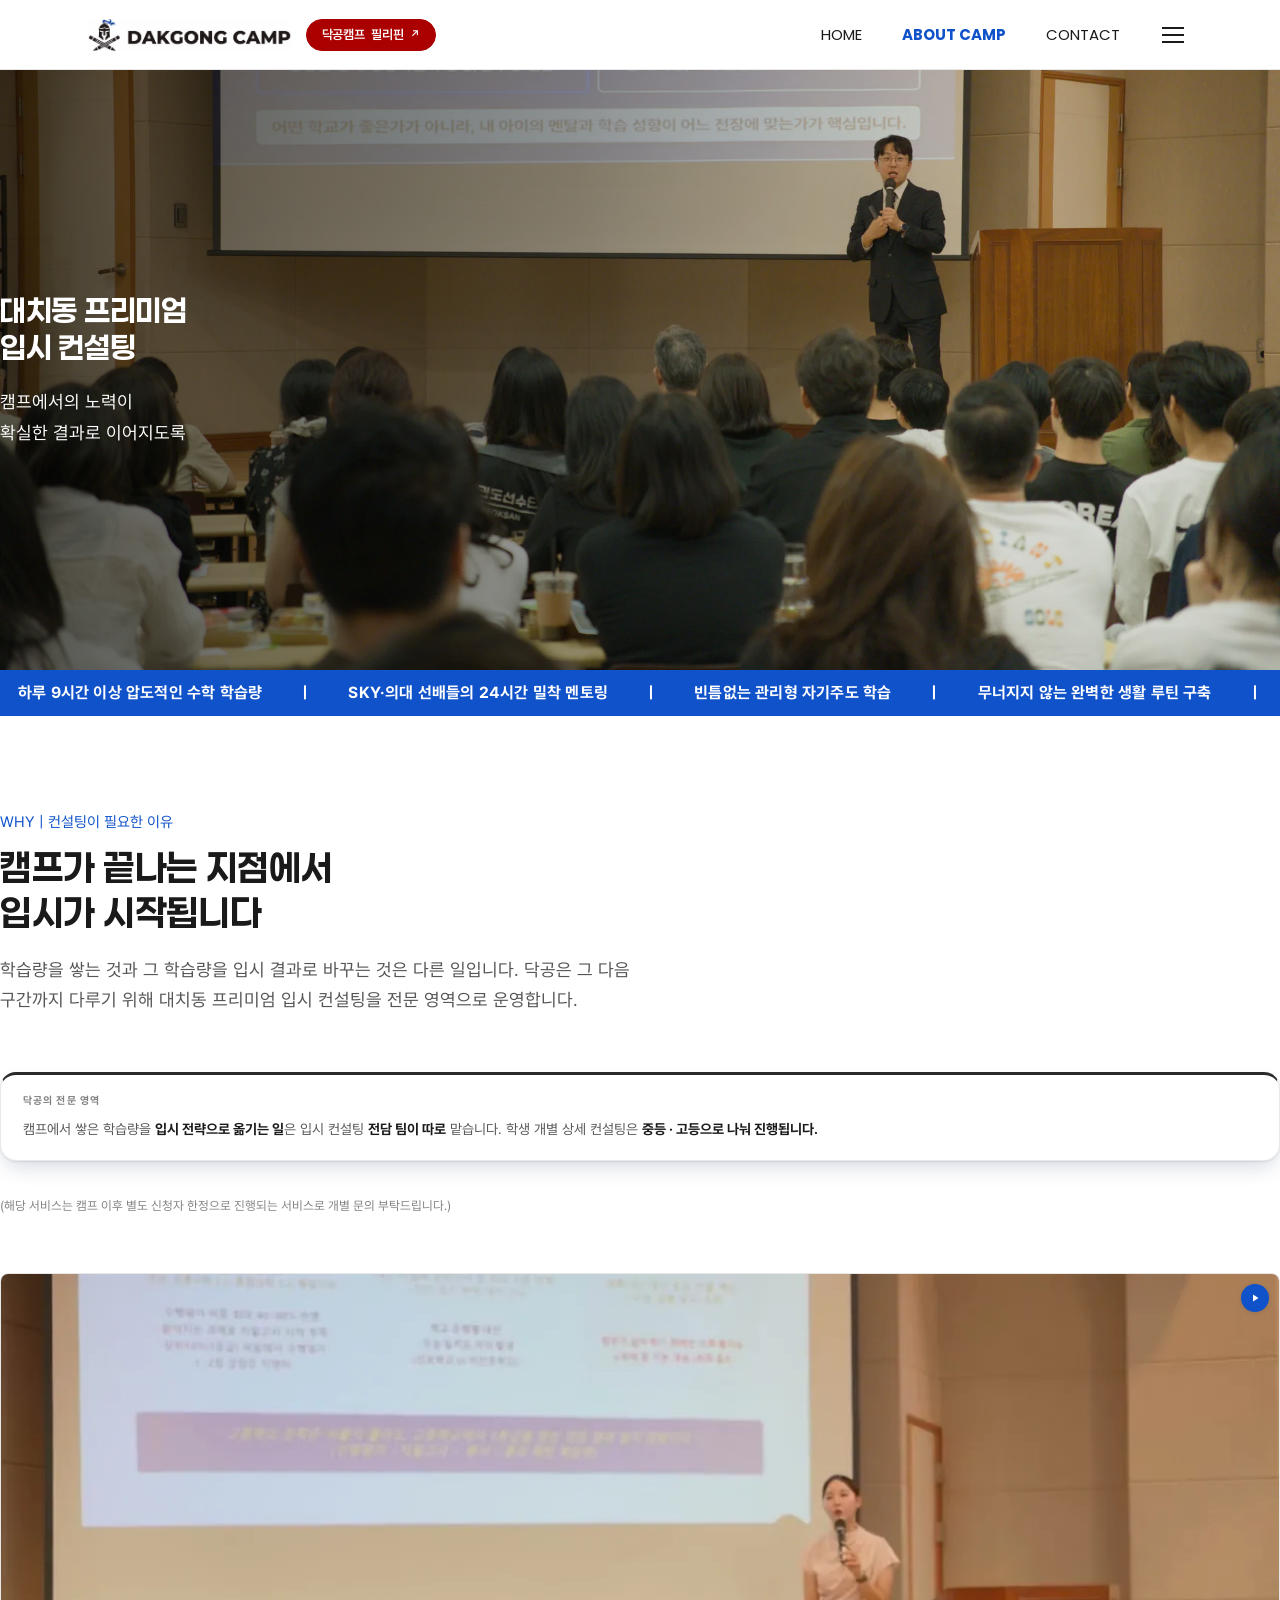
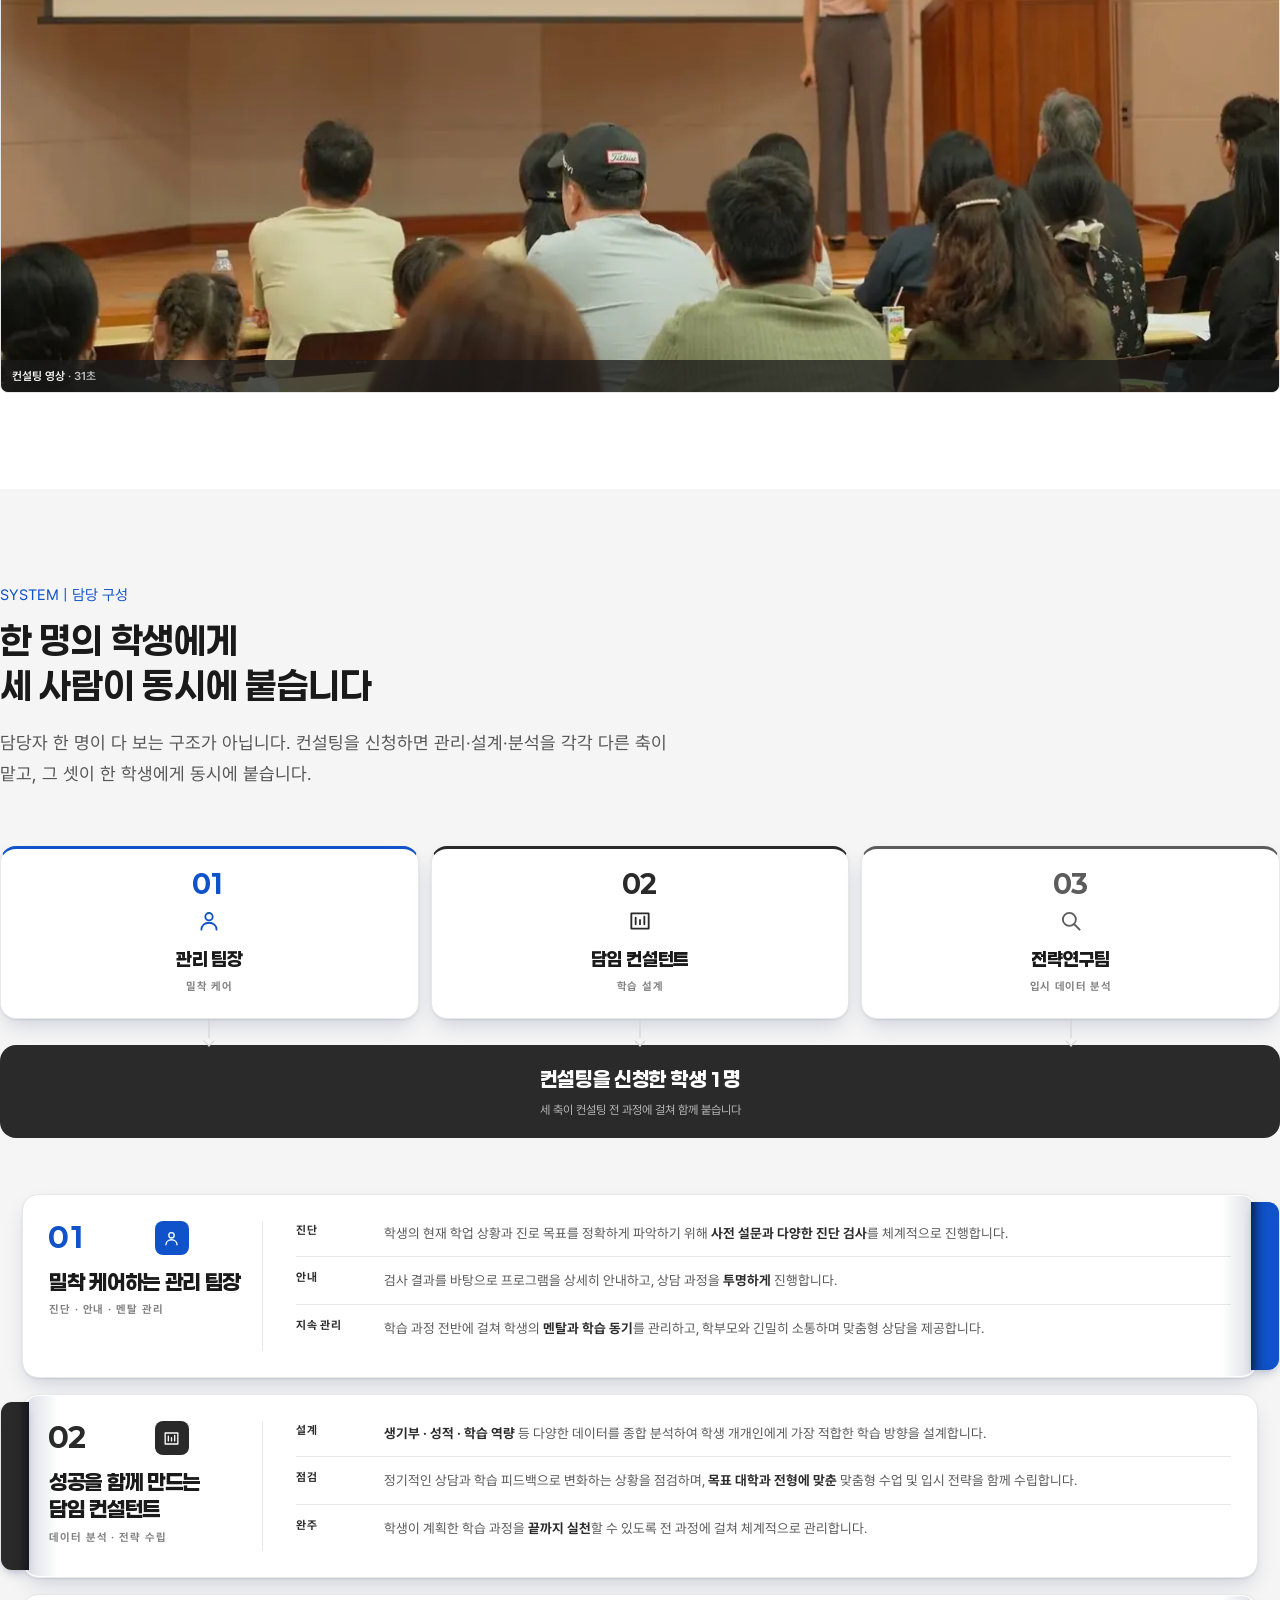
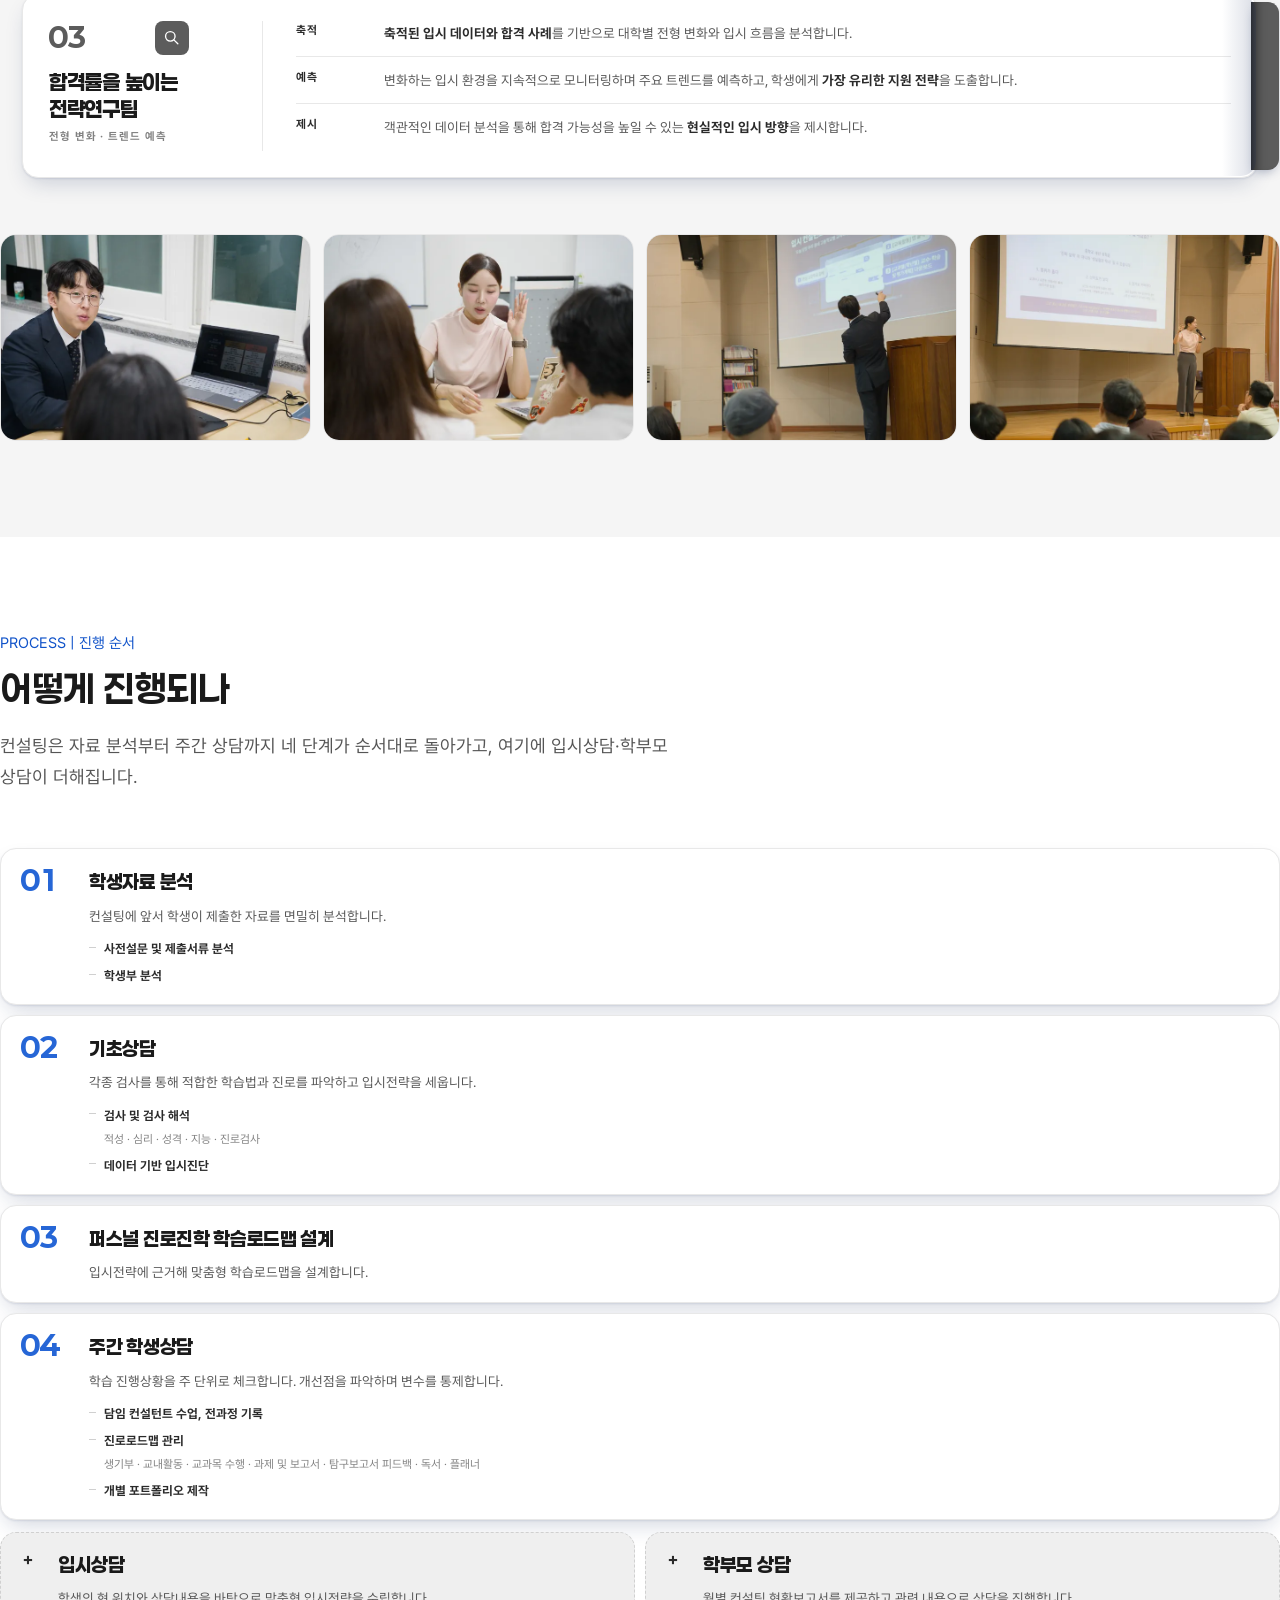
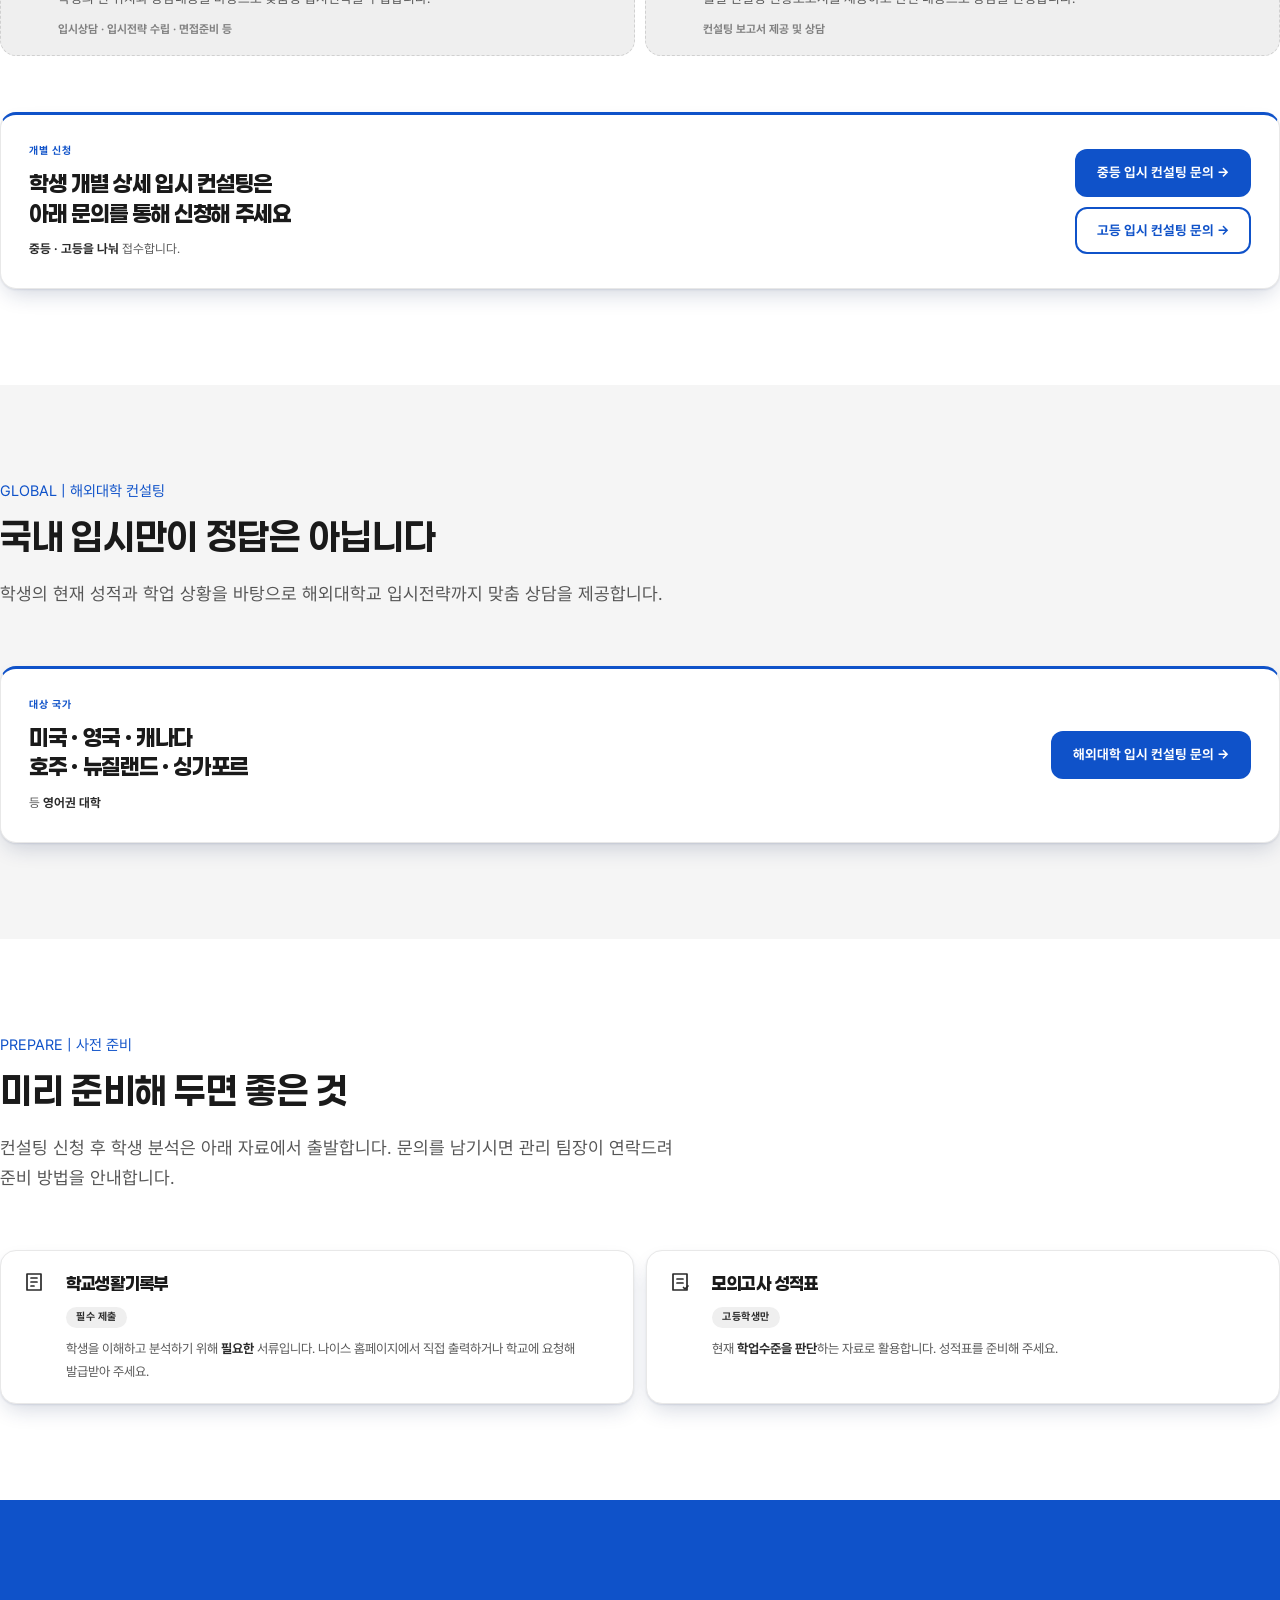
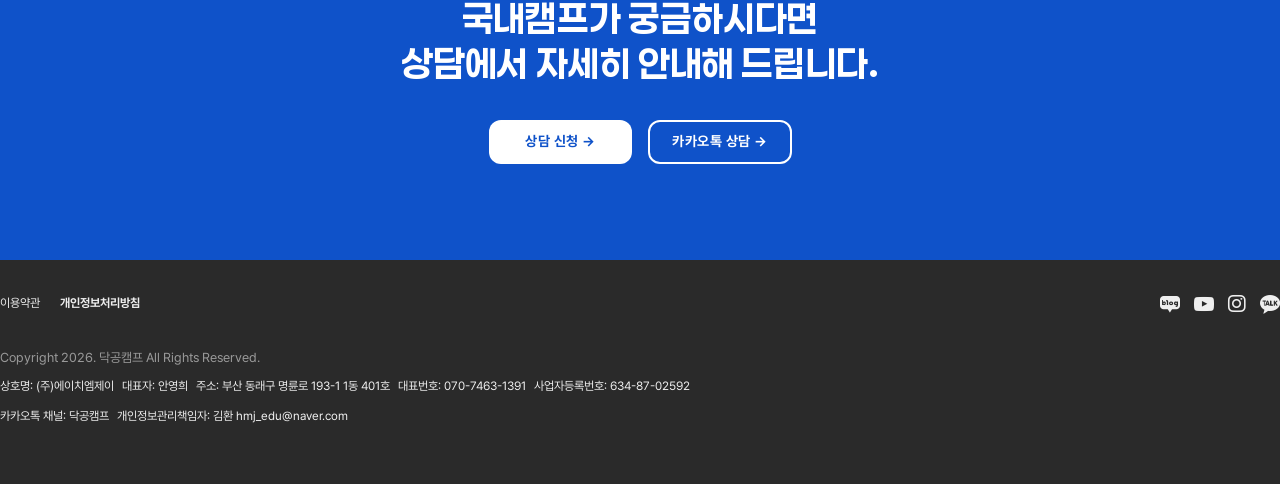
<file: consulting.html>
<!doctype html>
<html lang="ko">
<head>
<meta charset="UTF-8">
<meta name="viewport" content="width=device-width, initial-scale=1">
<title>입시 컨설팅 | 닥공캠프 국내 스파르타 캠프</title>
<meta name="description" content="닥공캠프 대치동 프리미엄 입시 컨설팅 — 관리 팀장·담임 컨설턴트·전략연구팀 3축 관리와 컨설팅 프로세스 안내.">

<link rel="preconnect" href="https://fonts.googleapis.com">
<link rel="preconnect" href="https://fonts.gstatic.com" crossorigin>
<link href="https://fonts.googleapis.com/css2?family=Poppins:wght@400;700&display=swap" rel="stylesheet">
<link rel="icon" href="assets/images/favicon.png" sizes="192x192">
<link rel="icon" href="assets/images/favicon-32.png" sizes="32x32">
<link rel="apple-touch-icon" href="assets/images/apple-touch-icon.png">

<!-- 카카오톡·문자·SNS 공유 시 뜨는 카드. 2026-08-25 신설(그전엔 태그가 없어
     크롤러가 가로 로고를 멋대로 잘라 썼다). 필핀 사이트와 같은 구조. -->
<meta property="og:type" content="website">
<meta property="og:site_name" content="닥공캠프 국내 스파르타 캠프">
<meta property="og:locale" content="ko_KR">
<meta property="og:url" content="https://dakgongcamp-korea.com/consulting.html">
<meta property="og:title" content="입시 컨설팅 | 닥공캠프 국내 스파르타 캠프">
<meta property="og:description" content="닥공캠프 대치동 프리미엄 입시 컨설팅 — 관리 팀장·담임 컨설턴트·전략연구팀 3축 관리와 컨설팅 프로세스 안내.">
<meta property="og:image" content="https://dakgongcamp-korea.com/assets/images/og-image.png">
<meta property="og:image:width" content="1200">
<meta property="og:image:height" content="630">
<meta name="twitter:card" content="summary_large_image">
<!-- ★2026-08-21 — 히어로 배경은 CSS 안에 있어서 브라우저가 CSS 를 다 받은 뒤에야
     요청한다(실측 988ms). 그 1초가 회장이 본 회색 판이다. 여기서 미리 잡아 준다.
     media 를 걸어 화면 크기에 맞는 한 장만 받는다. -->
<link rel="preload" as="image" media="(min-width: 821px)"
      href="assets/images/hero/dakgong-domestic-hero-consulting-1920.webp">
<link rel="preload" as="image" media="(max-width: 820px)"
      href="assets/images/hero/dakgong-domestic-hero-consulting-1200.webp">
<link rel="stylesheet" href="assets/css/tokens-domestic.css">
<link rel="stylesheet" href="assets/css/_shell.css">
<link rel="stylesheet" href="assets/css/_components.css">
<link rel="stylesheet" href="assets/css/_legacy.css">
<link rel="stylesheet" href="assets/css/page-consulting.css">
</head>
<body class="dk">

<!-- ══════════════════════════════════════════
     공통 헤더 — 6개 페이지 전부 동일 마크업 유지 필수.
     2026-07-26 IA 재편으로 신규 개설(POINT4, 기존 care-system.html 4축+facilities.html 병합).
══════════════════════════════════════════ -->
<header class="site-header" id="site-header">
  <div class="site-header__inner">
    <div class="site-header__left">
      <a class="site-logo" href="index.html" aria-label="닥공캠프 국내 스파르타 캠프 홈으로 이동">
      <img src="assets/images/logo.png" alt="닥공캠프 | 국내 스파르타 캠프" width="180" height="28">
    </a>
      <a class="site-camp-switch" href="https://dakgongcamp.com" target="_blank" rel="noopener" aria-label="닥공캠프 필리핀 사이트로 이동(새 창)"><span>닥공캠프</span><span>필리핀</span><span class="site-camp-switch__arrow" aria-hidden="true">↗</span></a>
    </div>

    <div class="site-header__right">
      <ul class="site-nav-bar" aria-label="주 메뉴(PC)">
        <li><a href="index.html">HOME</a></li>
        <li class="has-sub">
          <a href="curriculum.html">ABOUT CAMP</a>
          <ul class="site-nav-bar__sub">
            <li><a href="curriculum.html">학습 시스템</a></li>
            <li><a href="teachers.html">선생님·멘토</a></li>
            <li><a href="self-study.html">관리형 자습</a></li>
            <li><a href="life-care.html">생활환경</a></li>
            <li><a href="consulting.html">입시 컨설팅</a></li>
          </ul>
        </li>
        <li><a href="contact.html">CONTACT</a></li>
      </ul>

      <nav class="site-nav" id="site-nav" aria-label="전체 메뉴">
        <button class="site-nav__close" id="nav-close" type="button" aria-label="메뉴 닫기"></button>
        <div class="site-nav__logo">
          <a href="index.html" aria-label="닥공캠프 국내 스파르타 캠프 홈으로 이동">
            <img src="assets/images/logo-on-dark.png" alt="닥공캠프 | 국내 스파르타 캠프" width="180" height="28">
          </a>
        </div>
        <ul class="site-nav__list">
          <li><a href="index.html">HOME</a></li>
          <li class="has-sub">
            <a href="curriculum.html">ABOUT CAMP</a>
            <ul class="site-nav__sub">
              <li><a href="curriculum.html">학습 시스템</a></li>
              <li><a href="teachers.html">선생님·멘토</a></li>
              <li><a href="self-study.html">관리형 자습</a></li>
              <li><a href="life-care.html">생활환경</a></li>
              <li><a href="consulting.html">입시 컨설팅</a></li>
            </ul>
          </li>
          <li><a href="contact.html">CONTACT</a></li>
        </ul>
        <div class="site-nav__switch"><a class="site-camp-switch" href="https://dakgongcamp.com" target="_blank" rel="noopener" aria-label="닥공캠프 필리핀 사이트로 이동(새 창)"><span>닥공캠프</span><span>필리핀</span><span class="site-camp-switch__arrow" aria-hidden="true">↗</span></a></div>
      </nav>

      <button class="site-nav__toggle" id="nav-toggle" type="button" aria-expanded="false" aria-controls="site-nav">
        <span class="sr-only">메뉴 열기/닫기</span>
        <span class="site-nav__toggle-bar"></span>
      </button>
    </div>
  </div>
</header>

<!-- ══════════════════════════════════════════
     히어로 — POINT5: 대치동 프리미엄 입시 컨설팅
     실사이트 하위 5페이지와 동일 컴포넌트(.dk-bg-video-section). 구조 변경 금지.
══════════════════════════════════════════ -->
<section class="dk-bg-video-section">
  <div class="dk-bg-video-placeholder"></div>
  <div class="dk-bg-video-content">
    <h1>대치동 프리미엄<br>입시 컨설팅</h1>
    <p class="lead">캠프에서의 노력이 <br>확실한 결과로 이어지도록</p>
  </div>
</section>

<div class="dk-idband-wrap">
  <div class="dk-idband-track">
    <span>하루 9시간 이상 압도적인 수학 학습량</span><span>ㅣ</span>
    <span>SKY·의대 선배들의 24시간 밀착 멘토링</span><span>ㅣ</span>
    <span>빈틈없는 관리형 자기주도 학습</span><span>ㅣ</span>
    <span>무너지지 않는 완벽한 생활 루틴 구축</span><span>ㅣ</span>
    <span>국내 1타 대치동 프리미엄 입시 컨설팅</span><span>ㅣ</span>
    <span>하루 9시간 이상 압도적인 수학 학습량</span><span>ㅣ</span>
    <span>SKY·의대 선배들의 24시간 밀착 멘토링</span><span>ㅣ</span>
    <span>빈틈없는 관리형 자기주도 학습</span><span>ㅣ</span>
    <span>무너지지 않는 완벽한 생활 루틴 구축</span><span>ㅣ</span>
    <span>국내 1타 대치동 프리미엄 입시 컨설팅</span><span>ㅣ</span>
  </div>
</div>

<!-- ══════════════════════════════════════════
     01 WHY — 닥공의 전문 영역
     ★2026-07-30 닥공 통화: 캠프 비용 미포함 별도 서비스지만 유료 사실을 노출하지 않는다.
     "학생 개별"·"중등 · 고등 구분"·"신청"이라는 단어로만 별도 절차를 읽히게 한다.
══════════════════════════════════════════ -->
<section class="dk-sec dk-sec--white">
  <div class="dk-wrap">
    <div class="dk-shead" data-reveal>
      <p class="dk-label">WHY | 컨설팅이 필요한 이유</p>
      <h2 class="dk-h2">캠프가 끝나는 지점에서<br>입시가 시작됩니다</h2>
      <p class="lead">학습량을 쌓는 것과 그 학습량을 입시 결과로 바꾸는 것은 다른 일입니다.
        닥공은 그 다음 구간까지 다루기 위해 대치동 프리미엄 입시 컨설팅을 전문 영역으로 운영합니다.</p>
    </div>
    <div class="dk-cs-lead" data-reveal>
      <p class="dk-cs-lead__k">닥공의 전문 영역</p>
      <p class="dk-cs-lead__v">캠프에서 쌓은 학습량을 <b>입시 전략으로 옮기는 일</b>은 입시 컨설팅 <b>전담 팀이 따로</b> 맡습니다.
        학생 개별 상세 컨설팅은 <b>중등 · 고등으로 나눠 진행됩니다.</b></p>
    </div>
    <!-- ★ 2026-07-30 회장 지시 — 캠프 안에서 해주는 것으로 오해될 수 있어
         성격을 한 줄로 못 박는다. 유료라는 말은 쓰지 않는다. -->
    <p class="dk-cs-caveat" data-reveal>(해당 서비스는 캠프 이후 별도 신청자 한정으로 진행되는 서비스로 개별 문의 부탁드립니다.)</p>

    <!-- ★2026-08-21 회장 지시 — https://youtu.be/GyFXhyF51Fk 한 개를 이 섹션 하단에.
         유튜브 제목은 「홈피 컨설팅 영상」(닿공캠프 채널, 31초). 제목이 보증하는 범위가
         「컨설팅 영상」까지라 캐프션도 거기서 멈춘다 — 설명회·학부모 같은 말은 붙이지 않는다.
         카드는 홈(index)의 인터뷰 영상 칸과 같은 컴포넌트다(.dk-vi-card, 파사드 방식).
         썸네일은 유튜브 maxresdefault(1280x720 = 16:9, 안 잘림)를 받아 저장소에 담았다 — 외부 CDN 안 쓴다. -->
    <div class="page-consulting-vid" data-reveal>
      <div class="dk-vi-card is-filled" data-yt="GyFXhyF51Fk">
        <button class="dk-vi-btn" type="button" aria-label="닿공캠프 컨설팅 영상 재생 — 31초">
          <img src="assets/images/video/dakgong-domestic-consulting-talk-1280.webp"
               srcset="assets/images/video/dakgong-domestic-consulting-talk-700.webp 700w, assets/images/video/dakgong-domestic-consulting-talk-1280.webp 1280w"
               sizes="(max-width: 1023px) 92vw, 880px" width="1280" height="720"
               loading="lazy" decoding="async"
               alt="닿공캠프 컨설팅 영상 미리보기">
          <span class="dk-vi-play"><svg viewBox="0 0 24 24"><path d="M8 5v14l11-7z"/></svg></span>
        </button>
        <p class="dk-vi-cap">컨설팅 영상 <span style="opacity:.7">· 31초</span></p>
      </div>
    </div>
  </div>
</section>

<!-- ══════════════════════════════════════════
     02 SYSTEM — 3축 수렴 인포그래픽 + 상세 3칸
══════════════════════════════════════════ -->
<section class="dk-sec" style="background: var(--dk-surface-card);">
  <div class="dk-wrap">
    <div class="dk-shead" data-reveal>
      <p class="dk-label">SYSTEM | 담당 구성</p>
      <h2 class="dk-h2">한 명의 학생에게<br>세 사람이 동시에 붙습니다</h2>
      <p class="lead">담당자 한 명이 다 보는 구조가 아닙니다. 컨설팅을 신청하면
        관리·설계·분석을 각각 다른 축이 맡고, 그 셋이 한 학생에게 동시에 붙습니다.</p>
    </div>

    <div class="dk-cvg" data-reveal>
      <div class="dk-cvg__cols">
        <div class="dk-cvg__c" style="--tone:#0f52c9">
          <span class="dk-cvg__n">01</span>
          <svg class="dk-cvg__i" viewBox="0 0 24 24" aria-hidden="true">
            <circle cx="12" cy="8" r="3.4"/><path d="M5 20c0-3.9 3.1-6.4 7-6.4s7 2.5 7 6.4"/></svg>
          <p class="dk-cvg__t">관리 팀장</p><p class="dk-cvg__k">밀착 케어</p>
        </div>
        <div class="dk-cvg__c" style="--tone:#2a2a2a">
          <span class="dk-cvg__n">02</span>
          <svg class="dk-cvg__i" viewBox="0 0 24 24" aria-hidden="true">
            <path d="M4 19V5h16v14zM8 15V9M12 15v-4M16 15v-7"/></svg>
          <p class="dk-cvg__t">담임 컨설턴트</p><p class="dk-cvg__k">학습 설계</p>
        </div>
        <div class="dk-cvg__c" style="--tone:#5c5c5c">
          <span class="dk-cvg__n">03</span>
          <svg class="dk-cvg__i" viewBox="0 0 24 24" aria-hidden="true">
            <circle cx="10.5" cy="10.5" r="6"/><path d="M15 15l5 5"/></svg>
          <p class="dk-cvg__t">전략연구팀</p><p class="dk-cvg__k">입시 데이터 분석</p>
        </div>
      </div>
      <div class="dk-cvg__arrows" aria-hidden="true"><i></i><i></i><i></i></div>
      <div class="dk-cvg__base">
        <b>컨설팅을 신청한 학생 1명</b><span>세 축이 컨설팅 전 과정에 걸쳐 함께 붙습니다</span>
      </div>
    </div>

    <div class="dk-ds-list">
      <article class="dk-ds dk-ds--core" data-reveal>
        <div class="dk-ds__hd">
          <span class="dk-ds__n">01</span>
          <span class="dk-ds__ib"><svg class="dk-ds__i" viewBox="0 0 24 24" aria-hidden="true">
            <circle cx="12" cy="8" r="3.4"/><path d="M5 20c0-3.9 3.1-6.4 7-6.4s7 2.5 7 6.4"/></svg></span>
          <div class="dk-ds__tw"><h3 class="dk-ds__t">밀착 케어하는 관리 팀장</h3>
            <p class="dk-ds__k">진단 · 안내 · 멘탈 관리</p></div>
        </div>
        <dl class="dk-ds__rows">
          <dt>진단</dt><dd>학생의 현재 학업 상황과 진로 목표를 정확하게 파악하기 위해 <b>사전 설문과 다양한 진단 검사</b>를 체계적으로 진행합니다.</dd>
          <dt>안내</dt><dd>검사 결과를 바탕으로 프로그램을 상세히 안내하고, 상담 과정을 <b>투명하게</b> 진행합니다.</dd>
          <dt>지속 관리</dt><dd>학습 과정 전반에 걸쳐 학생의 <b>멘탈과 학습 동기</b>를 관리하고, 학부모와 긴밀히 소통하며 맞춤형 상담을 제공합니다.</dd>
        </dl>
      </article>
      <article class="dk-ds dk-ds--fix" data-reveal>
        <div class="dk-ds__hd">
          <span class="dk-ds__n">02</span>
          <span class="dk-ds__ib"><svg class="dk-ds__i" viewBox="0 0 24 24" aria-hidden="true">
            <path d="M4 19V5h16v14zM8 15V9M12 15v-4M16 15v-7"/></svg></span>
          <div class="dk-ds__tw"><h3 class="dk-ds__t">성공을 함께 만드는 담임 컨설턴트</h3>
            <p class="dk-ds__k">데이터 분석 · 전략 수립</p></div>
        </div>
        <dl class="dk-ds__rows">
          <dt>설계</dt><dd><b>생기부 · 성적 · 학습 역량</b> 등 다양한 데이터를 종합 분석하여 학생 개개인에게 가장 적합한 학습 방향을 설계합니다.</dd>
          <dt>점검</dt><dd>정기적인 상담과 학습 피드백으로 변화하는 상황을 점검하며, <b>목표 대학과 전형에 맞춘</b> 맞춤형 수업 및 입시 전략을 함께 수립합니다.</dd>
          <dt>완주</dt><dd>학생이 계획한 학습 과정을 <b>끝까지 실천</b>할 수 있도록 전 과정에 걸쳐 체계적으로 관리합니다.</dd>
        </dl>
      </article>
      <article class="dk-ds dk-ds--opt" data-reveal>
        <div class="dk-ds__hd">
          <span class="dk-ds__n">03</span>
          <span class="dk-ds__ib"><svg class="dk-ds__i" viewBox="0 0 24 24" aria-hidden="true">
            <circle cx="10.5" cy="10.5" r="6"/><path d="M15 15l5 5"/></svg></span>
          <div class="dk-ds__tw"><h3 class="dk-ds__t">합격률을 높이는 전략연구팀</h3>
            <p class="dk-ds__k">전형 변화 · 트렌드 예측</p></div>
        </div>
        <dl class="dk-ds__rows">
          <dt>축적</dt><dd><b>축적된 입시 데이터와 합격 사례</b>를 기반으로 대학별 전형 변화와 입시 흐름을 분석합니다.</dd>
          <dt>예측</dt><dd>변화하는 입시 환경을 지속적으로 모니터링하며 주요 트렌드를 예측하고, 학생에게 <b>가장 유리한 지원 전략</b>을 도출합니다.</dd>
          <dt>제시</dt><dd>객관적인 데이터 분석을 통해 합격 가능성을 높일 수 있는 <b>현실적인 입시 방향</b>을 제시합니다.</dd>
        </dl>
      </article>
    </div>

    <!-- ★2026-08-21 회장 지시 — 「컨설팅 7, 9, 4, 6 을 섞어서」 이 섹션 맨 아래에.
         배치는 사이트에 이미 있는 4칸 사진 띄(자습·선생님 페이지)를 그대로 따른다 —
         병렬 항목 4개는 레이아웃을 통일한다(칸폭·비율·간격 전부 1종).
         ⚠ 파일명은 사이트 정본 슬러그(MANIFEST.csv)를 따른다. 원본 폴더의 번호와 둘이 어긋나 있다 —
            컨설팅9 = consulting-10, 컨설팅10 = consulting-09 (폴더 정렬이 1,10,2,3… 순이어서 밀렸다).
            여기 들어간 네 장은 회장이 지정한 컨설팅7·9·4·6 이 맞다(그림으로 대조함).
         비율은 원본 그대로 3:2 — 자르지 않는다. -->
    <div class="page-consulting-strip" data-reveal="stagger">
      <div class="dk-ph is-filled"><img src="assets/images/consulting/dakgong-domestic-consulting-07-700.webp" srcset="assets/images/consulting/dakgong-domestic-consulting-07-700.webp 700w, assets/images/consulting/dakgong-domestic-consulting-07-1200.webp 1200w" sizes="(max-width: 880px) 46vw, 23vw" width="700" height="467" loading="lazy" decoding="async" alt="정장 차림의 담당자가 책상 맞은편 학생과 마주 앉아 노트북 화면의 표를 가리키며 설명하는 모습"></div>
      <div class="dk-ph is-filled"><img src="assets/images/consulting/dakgong-domestic-consulting-10-700.webp" srcset="assets/images/consulting/dakgong-domestic-consulting-10-700.webp 700w, assets/images/consulting/dakgong-domestic-consulting-10-1200.webp 1200w" sizes="(max-width: 880px) 46vw, 23vw" width="700" height="467" loading="lazy" decoding="async" alt="담당자가 마주 앉은 두 사람에게 손짓을 썰 가며 설명하는 상담실 모습"></div>
      <div class="dk-ph is-filled"><img src="assets/images/consulting/dakgong-domestic-consulting-04-700.webp" srcset="assets/images/consulting/dakgong-domestic-consulting-04-700.webp 700w, assets/images/consulting/dakgong-domestic-consulting-04-1200.webp 1200w" sizes="(max-width: 880px) 46vw, 23vw" width="700" height="467" loading="lazy" decoding="async" alt="강단에서 발표자가 스크린에 띄운 화면을 가리키며 설명하는 모습"></div>
      <div class="dk-ph is-filled"><img src="assets/images/consulting/dakgong-domestic-consulting-06-700.webp" srcset="assets/images/consulting/dakgong-domestic-consulting-06-700.webp 700w, assets/images/consulting/dakgong-domestic-consulting-06-1200.webp 1200w" sizes="(max-width: 880px) 46vw, 23vw" width="700" height="467" loading="lazy" decoding="async" alt="강단에서 마이크를 들고 발표하는 모습과 앉아 듣는 참석자들"></div>
    </div>
  </div>
</section>

<!-- ══════════════════════════════════════════
     03 PROCESS — 4단계 + 상시 2개, 그 뒤에 컨설팅 전용 문의
══════════════════════════════════════════ -->
<section class="dk-sec dk-sec--white">
  <div class="dk-wrap">
    <div class="dk-shead" data-reveal>
      <p class="dk-label">PROCESS | 진행 순서</p>
      <h2 class="dk-h2">어떻게 진행되나</h2>
      <p class="lead">컨설팅은 자료 분석부터 주간 상담까지 네 단계가 순서대로 돌아가고,
        여기에 입시상담·학부모 상담이 더해집니다.</p>
    </div>

    <ol class="dk-pr" data-reveal>
      <li class="dk-pr__i">
        <span class="dk-pr__n">01</span>
        <div class="dk-pr__b"><p class="dk-pr__t">학생자료 분석</p>
          <p class="dk-pr__d">컨설팅에 앞서 학생이 제출한 자료를 면밀히 분석합니다.</p>
          <ul class="dk-pr__u"><li>사전설문 및 제출서류 분석</li><li>학생부 분석</li></ul></div>
      </li>
      <li class="dk-pr__i">
        <span class="dk-pr__n">02</span>
        <div class="dk-pr__b"><p class="dk-pr__t">기초상담</p>
          <p class="dk-pr__d">각종 검사를 통해 적합한 학습법과 진로를 파악하고 입시전략을 세웁니다.</p>
          <ul class="dk-pr__u"><li>검사 및 검사 해석 <em>적성 · 심리 · 성격 · 지능 · 진로검사</em></li><li>데이터 기반 입시진단</li></ul></div>
      </li>
      <li class="dk-pr__i">
        <span class="dk-pr__n">03</span>
        <div class="dk-pr__b"><p class="dk-pr__t">퍼스널 진로진학 학습로드맵 설계</p>
          <p class="dk-pr__d">입시전략에 근거해 맞춤형 학습로드맵을 설계합니다.</p></div>
      </li>
      <li class="dk-pr__i">
        <span class="dk-pr__n">04</span>
        <div class="dk-pr__b"><p class="dk-pr__t">주간 학생상담</p>
          <p class="dk-pr__d">학습 진행상황을 주 단위로 체크합니다. 개선점을 파악하며 변수를 통제합니다.</p>
          <ul class="dk-pr__u"><li>담임 컨설턴트 수업, 전과정 기록</li>
            <li>진로로드맵 관리 <em>생기부 · 교내활동 · 교과목 수행 · 과제 및 보고서 · 탐구보고서 피드백 · 독서 · 플래너</em></li>
            <li>개별 포트폴리오 제작</li></ul></div>
      </li>
    </ol>
    <div class="dk-pr__add" data-reveal>
      <div class="dk-pr__a"><span class="dk-pr__ap">＋</span>
        <div><p class="dk-pr__t">입시상담</p>
          <p class="dk-pr__d">학생의 현 위치와 상담내용을 바탕으로 맞춤형 입시전략을 수립합니다.</p>
          <p class="dk-pr__m">입시상담 · 입시전략 수립 · 면접준비 등</p></div></div>
      <div class="dk-pr__a"><span class="dk-pr__ap">＋</span>
        <div><p class="dk-pr__t">학부모 상담</p>
          <p class="dk-pr__d">월별 컨설팅 현황보고서를 제공하고 관련 내용으로 상담을 진행합니다.</p>
          <p class="dk-pr__m">컨설팅 보고서 제공 및 상담</p></div></div>
    </div>

    <!-- 컨설팅 전용 문의 — 본문 내 '안내' 층위.
         하단 공통 캠프 CTA(풀블리드 코발트)와 형태·위치를 달리해 겹쳐 보이지 않게 한다.
         · 링크 = 닥공이 준 접수 창구(네이버폼) 3종. 2026-08-31 회장 전달분으로 확정.
           중등 BOWe5JeTVsQ / 고등 BBbAHyAn9EV / 해외대학 37NM1IFaYLd(04 GLOBAL 섹션).
           외부 폼이라 하단 CTA(405행)와 같이 target="_blank" rel="noopener" 로 연다. -->
    <div class="dk-cinq" data-reveal>
      <div class="dk-cinq__tx">
        <p class="dk-cinq__k">개별 신청</p>
        <p class="dk-cinq__t">학생 개별 상세 입시 컨설팅은<br>아래 문의를 통해 신청해 주세요</p>
        <p class="dk-cinq__d"><b>중등 · 고등을 나눠</b> 접수합니다.</p>
      </div>
      <div class="dk-cinq__btns">
        <a class="dk-cinq__b" href="https://form.naver.com/response/BOWe5JeTVsQ" target="_blank" rel="noopener">중등 입시 컨설팅 문의 →</a>
        <a class="dk-cinq__b dk-cinq__b--gh" href="https://form.naver.com/response/BBbAHyAn9EV" target="_blank" rel="noopener">고등 입시 컨설팅 문의 →</a>
      </div>
    </div>
  </div>
</section>

<!-- ══════════════════════════════════════════
     04 GLOBAL — 해외대학 컨설팅 (2026-08-27 닥공 제공 원문 4줄)
     · 자리: 03 문의 뒤 · 05 PREPARE 앞 — 서비스 범위를 먼저 말하고 준비물로 끝맺는다.
       (2026-08-27 회장 지적으로 PREPARE 와 순서를 바꿨다. 배경도 같이 스왑해야
        흰→회색→흰→코발트 리듬이 유지된다.)
       메인 서사(왜→누가→어떻게→준비)를 안 건드리면서 부가 서비스를 마지막에 얹는다.
     · 문의 블록은 03 의 .dk-cinq 를 그대로 재사용한다 — 새 CSS 0줄.
     · 링크는 해외대학 전용 네이버폼(37NM1IFaYLd) — 2026-08-31 닥공 창구 수령분.
       03 의 중등·고등 버튼도 같은 날 각자의 폼으로 확정됐다(임시 처리 해소).
     · 유료 여부는 01 안내를 공통으로 읽힌다 — 여기서 따로 말하지 않는다(회장 확인).
     · 원문에서 고친 것은 표기뿐이다: 쉼표나열→가운뎃점(이 페이지 관행 10곳),
       싱가폴→싱가포르, 「제공」→「제공합니다」. 내용은 보태지 않았다.
══════════════════════════════════════════ -->
<section class="dk-sec" style="background: var(--dk-surface-card);">
  <div class="dk-wrap">
    <div class="dk-shead" data-reveal>
      <p class="dk-label">GLOBAL | 해외대학 컨설팅</p>
      <h2 class="dk-h2">국내 입시만이 정답은 아닙니다</h2>
      <p class="lead">학생의 현재 성적과 학업 상황을 바탕으로
        해외대학교 입시전략까지 맞춤 상담을 제공합니다.</p>
    </div>
    <div class="dk-cinq" data-reveal>
      <div class="dk-cinq__tx">
        <p class="dk-cinq__k">대상 국가</p>
        <p class="dk-cinq__t">미국 · 영국 · 캐나다<br>호주 · 뉴질랜드 · 싱가포르</p>
        <p class="dk-cinq__d">등 <b>영어권 대학</b></p>
      </div>
      <div class="dk-cinq__btns">
        <a class="dk-cinq__b" href="https://form.naver.com/response/37NM1IFaYLd" target="_blank" rel="noopener">해외대학 입시 컨설팅 문의 →</a>
      </div>
    </div>
  </div>
</section>

<!-- ══════════════════════════════════════════
     05 PREPARE — 준비물 안내 (접수 퍼널 아님)
══════════════════════════════════════════ -->
<section class="dk-sec dk-sec--white">
  <div class="dk-wrap">
    <div class="dk-shead" data-reveal>
      <p class="dk-label">PREPARE | 사전 준비</p>
      <h2 class="dk-h2">미리 준비해 두면 좋은 것</h2>
      <p class="lead">컨설팅 신청 후 학생 분석은 아래 자료에서 출발합니다.
        문의를 남기시면 관리 팀장이 연락드려 준비 방법을 안내합니다.</p>
    </div>
    <div class="dk-prep" data-reveal>
      <div class="dk-prep__i">
        <svg class="dk-prep__ic" viewBox="0 0 24 24" aria-hidden="true"><path d="M5 4h14v16H5zM9 8h6M9 12h6M9 16h3"/></svg>
        <div><p class="dk-prep__t">학교생활기록부</p><p class="dk-prep__k">필수 제출</p>
          <p class="dk-prep__d">학생을 이해하고 분석하기 위해 <b>필요한</b> 서류입니다.
            나이스 홈페이지에서 직접 출력하거나 학교에 요청해 발급받아 주세요.</p></div>
      </div>
      <div class="dk-prep__i">
        <svg class="dk-prep__ic" viewBox="0 0 24 24" aria-hidden="true"><path d="M5 4h14v16H5zM9 9h6M9 13h6"/><path d="M15.5 17.5l1.5 1.5 3-3"/></svg>
        <div><p class="dk-prep__t">모의고사 성적표</p><p class="dk-prep__k">고등학생만</p>
          <p class="dk-prep__d">현재 <b>학업수준을 판단</b>하는 자료로 활용합니다.
            성적표를 준비해 주세요.</p></div>
      </div>
    </div>
  </div>
</section>

<section class="dk-sec dk-cta">
  <div class="dk-wrap">
    <h2 class="dk-h2">국내캠프가 궁금하시다면<br>상담에서 자세히 안내해 드립니다.</h2>
    <div class="btn-group">
      <a class="btn btn-cta-primary" href="https://form.naver.com/response/4cFzc98MV_8CIu0uNfkcCQ" target="_blank" rel="noopener">상담 신청 →</a>
      <a class="btn btn-cta-outline" href="https://pf.kakao.com/_FSxmqn" target="_blank" rel="noopener">카카오톡 상담 →</a>
    </div>
  </div>
</section>

<!-- ══════════════════════════════════════════
     공통 푸터 — 6개 페이지 전부 동일 마크업 유지 필수.
══════════════════════════════════════════ -->
<footer class="site-footer">
  <div class="dk-wrap">
    <!-- ★2026-08-25 회장 지시 — 필핀 실사이트 푸터 배치로 통일.
         그전까지 값만 같고 배치가 달랐다(높이 225px vs 326px).
         필핀 실측(2026-08-25): 약관링크와 SNS 가 같은 행(SNS 우측 정렬) →
         저작권 → 사업자 정보 2줄 가로 나열. 구분선 없음, 패딩 30/30.
         「호스팅 제공자」 줄만 뺐다(회장 지시. 국내는 아임웹이 아니다). -->
    <div class="site-footer__top">
      <p class="site-footer__legal">
        <a href="terms.html" data-legal>이용약관</a><a href="privacy.html" data-legal>개인정보처리방침</a>
      </p>
      <div class="site-footer__social">
        <a href="https://blog.naver.com/dakgong_camp" target="_blank" rel="noopener"><i class="site-footer__icon-font ii ii-nblog" aria-hidden="true"></i><span class="sr-only">네이버블로그</span></a>
        <a href="https://www.youtube.com/@DAKGONGCAMP-u2e" target="_blank" rel="noopener"><i class="site-footer__icon-font ii ii-youtube" aria-hidden="true"></i><span class="sr-only">유튜브</span></a>
        <a href="https://www.instagram.com/sdi_education/" target="_blank" rel="noopener"><i class="site-footer__icon-font fa-instagram" aria-hidden="true"></i><span class="sr-only">인스타그램</span></a>
        <a href="https://pf.kakao.com/_FSxmqn" target="_blank" rel="noopener"><i class="site-footer__icon-font ii ii-kakaotalk" aria-hidden="true"></i><span class="sr-only">카카오톡채널</span></a>
      </div>
    </div>
    <p class="site-footer__copy">Copyright 2026. 닥공캠프 All Rights Reserved.</p>
    <!-- ★2026-08-26 회장 지시 — 사업자 표시를 (주)에이치엠제이로 되돌린다.
         2026-08-25 에 필핀(닥공캠프 106-23-93558)에 맞춰 통일했던 것을 다시
         국내 법인 표기로 바꾼 것이다. 회장이 직접 준 목록이 정본:
         (주)에이치엠제이 / 부산 동래구 명륜로 193-1 1동 401호 / 070-7463-1391 /
         대표자 안영희 / 카카오톡 채널 닥공캠프 / 개인정보관리책임자 김환 /
         사업자등록번호 634-87-02592.
         목록에 없어 뺀 것: 통신판매업신고번호(제2026-부산기장-0349호)·
         대표자 이메일(dakgongcamp_@naver.com). 둘 다 닥공캠프 명의 값이라
         상호가 바뀌면 어긋난다. -->
    <p class="site-footer__biz">
      <span>상호명: (주)에이치엠제이</span>
      <span>대표자: 안영희</span>
      <span>주소: 부산 동래구 명륜로 193-1 1동 401호</span>
      <span>대표번호: <a href="tel:07074631391">070-7463-1391</a></span>
      <span>사업자등록번호: 634-87-02592</span><br>
      <span>카카오톡 채널: 닥공캠프</span>
      <span>개인정보관리책임자: 김환 <a href="mailto:hmj_edu@naver.com">hmj_edu@naver.com</a></span>
    </p>
  </div>
</footer>

<script src="assets/js/nav.js"></script>
<script src="assets/js/legal.js"></script>
<script src="assets/js/reveal.js"></script>
<script src="assets/js/video.js"></script>
</body>
</html>
</file>
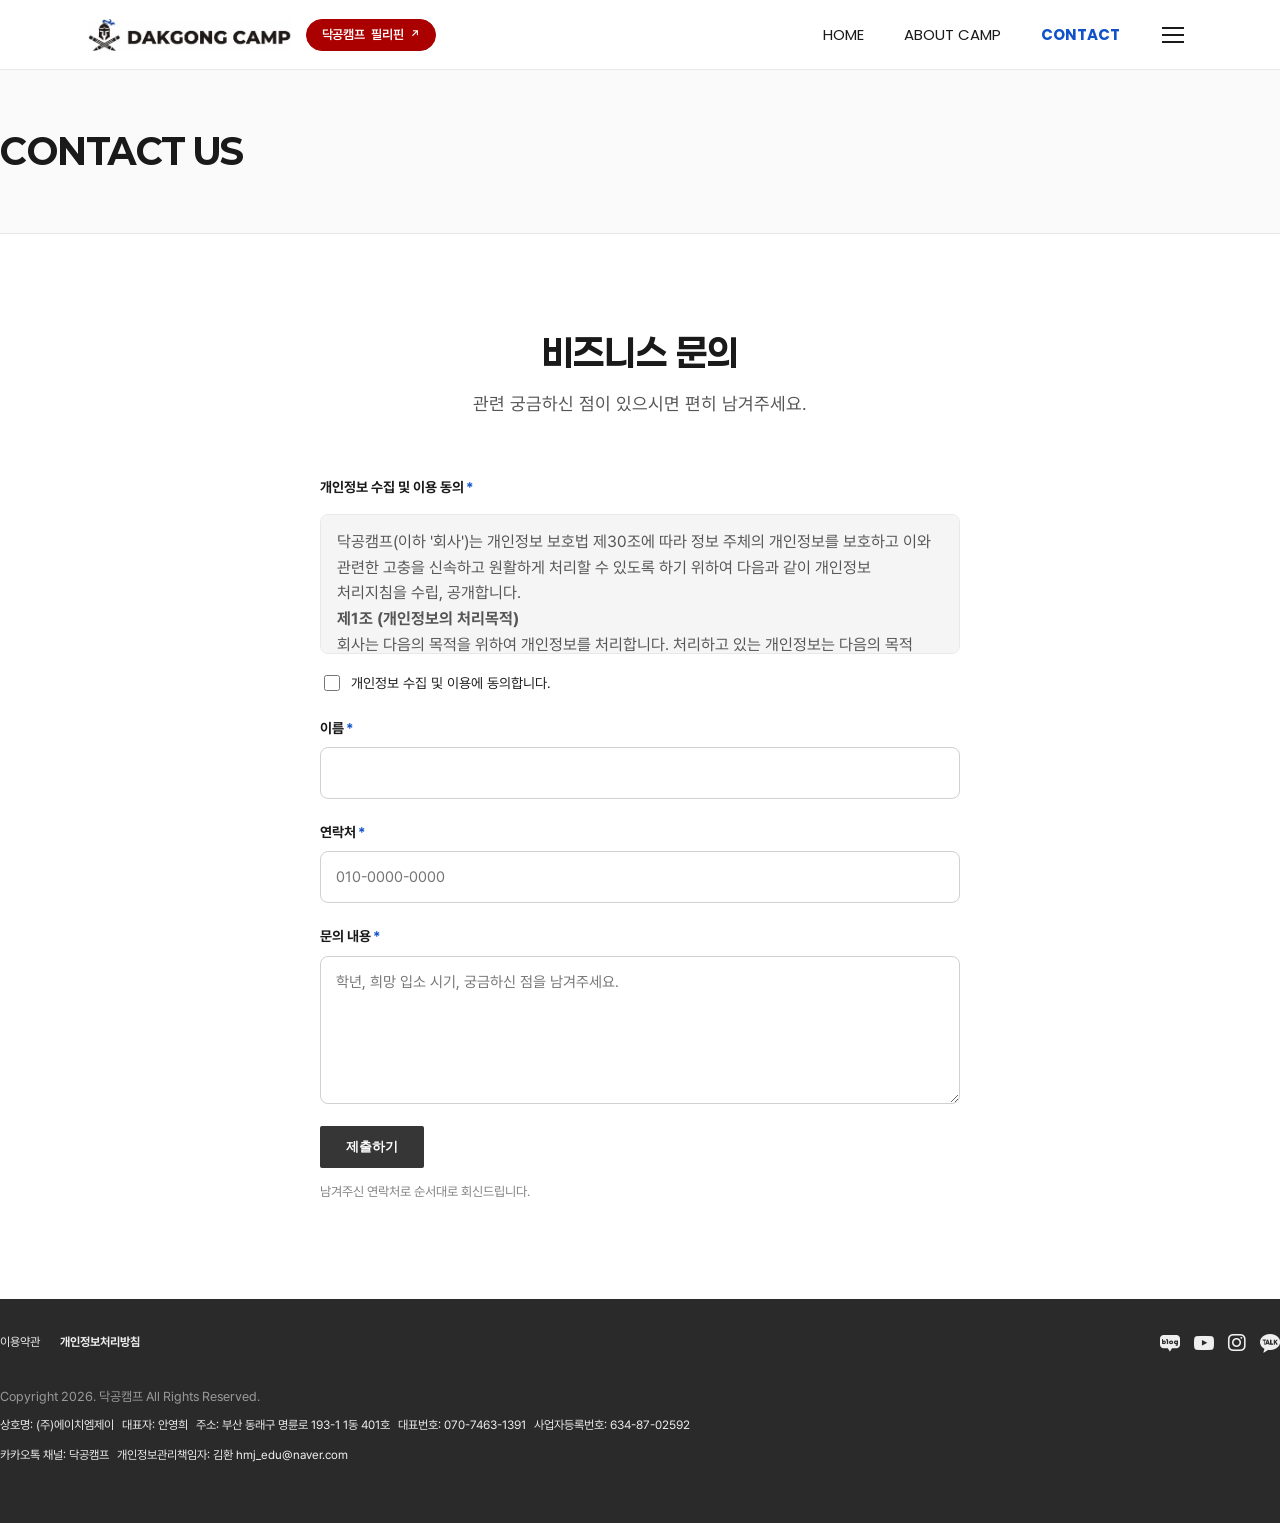
<file: contact.html>
<!doctype html>
<html lang="ko">
<head>
<meta charset="UTF-8">
<meta name="viewport" content="width=device-width, initial-scale=1">
<title>문의하기 | 닥공캠프 국내 스파르타 캠프</title>
<meta name="description" content="닥공캠프 한국 스파르타 캠프 입시 상담 문의 — 온라인 문의 폼으로 이름·연락처·문의 내용을 남겨주시면 순서대로 연락드립니다.">

<link rel="preconnect" href="https://fonts.googleapis.com">
<link rel="preconnect" href="https://fonts.gstatic.com" crossorigin>
<link href="https://fonts.googleapis.com/css2?family=Poppins:wght@400;700&display=swap" rel="stylesheet">
<link rel="icon" href="assets/images/favicon.png" sizes="192x192">
<link rel="icon" href="assets/images/favicon-32.png" sizes="32x32">
<link rel="apple-touch-icon" href="assets/images/apple-touch-icon.png">

<!-- 카카오톡·문자·SNS 공유 시 뜨는 카드. 2026-08-25 신설(그전엔 태그가 없어
     크롤러가 가로 로고를 멋대로 잘라 썼다). 필핀 사이트와 같은 구조. -->
<meta property="og:type" content="website">
<meta property="og:site_name" content="닥공캠프 국내 스파르타 캠프">
<meta property="og:locale" content="ko_KR">
<meta property="og:url" content="https://dakgongcamp-korea.com/contact.html">
<meta property="og:title" content="문의하기 | 닥공캠프 국내 스파르타 캠프">
<meta property="og:description" content="닥공캠프 한국 스파르타 캠프 입시 상담 문의 — 온라인 문의 폼으로 이름·연락처·문의 내용을 남겨주시면 순서대로 연락드립니다.">
<meta property="og:image" content="https://dakgongcamp-korea.com/assets/images/og-image.png">
<meta property="og:image:width" content="1200">
<meta property="og:image:height" content="630">
<meta name="twitter:card" content="summary_large_image">
<link rel="stylesheet" href="assets/css/tokens-domestic.css">
<link rel="stylesheet" href="assets/css/_shell.css">
<link rel="stylesheet" href="assets/css/_components.css">
<link rel="stylesheet" href="assets/css/_legacy.css">
<link rel="stylesheet" href="assets/css/page-contact.css">
</head>
<body class="dk">

<!-- ══════════════════════════════════════════
     공통 헤더 — 6개 페이지 전부 동일 마크업 유지 필수.
     아임웹 의존 없는 순수 HTML/CSS/최소 JS(assets/js/nav.js)로 신규 작성.
     ⚠️ 이 블록을 고치면 6개 파일 전부 동일하게 고쳐야 한다(정적 사이트라 include 없음).
══════════════════════════════════════════ -->
<header class="site-header" id="site-header">
  <div class="site-header__inner">
    <div class="site-header__left">
      <a class="site-logo" href="index.html" aria-label="닥공캠프 국내 스파르타 캠프 홈으로 이동">
      <img src="assets/images/logo.png" alt="닥공캠프 | 국내 스파르타 캠프" width="180" height="28">
    </a>
      <a class="site-camp-switch" href="https://dakgongcamp.com" target="_blank" rel="noopener" aria-label="닥공캠프 필리핀 사이트로 이동(새 창)"><span>닥공캠프</span><span>필리핀</span><span class="site-camp-switch__arrow" aria-hidden="true">↗</span></a>
    </div>

    <div class="site-header__right">
      <ul class="site-nav-bar" aria-label="주 메뉴(PC)">
        <li><a href="index.html">HOME</a></li>
        <li class="has-sub">
          <a href="curriculum.html">ABOUT CAMP</a>
          <ul class="site-nav-bar__sub">
            <li><a href="curriculum.html">학습 시스템</a></li>
            <li><a href="teachers.html">선생님·멘토</a></li>
            <li><a href="self-study.html">관리형 자습</a></li>
            <li><a href="life-care.html">생활환경</a></li>
            <li><a href="consulting.html">입시 컨설팅</a></li>
          </ul>
        </li>
        <li><a href="contact.html">CONTACT</a></li>
      </ul>

      <nav class="site-nav" id="site-nav" aria-label="전체 메뉴">
        <button class="site-nav__close" id="nav-close" type="button" aria-label="메뉴 닫기"></button>
        <div class="site-nav__logo">
          <a href="index.html" aria-label="닥공캠프 국내 스파르타 캠프 홈으로 이동">
            <img src="assets/images/logo-on-dark.png" alt="닥공캠프 | 국내 스파르타 캠프" width="180" height="28">
          </a>
        </div>
        <ul class="site-nav__list">
          <li><a href="index.html">HOME</a></li>
          <li class="has-sub">
            <a href="curriculum.html">ABOUT CAMP</a>
            <ul class="site-nav__sub">
              <li><a href="curriculum.html">학습 시스템</a></li>
              <li><a href="teachers.html">선생님·멘토</a></li>
              <li><a href="self-study.html">관리형 자습</a></li>
              <li><a href="life-care.html">생활환경</a></li>
              <li><a href="consulting.html">입시 컨설팅</a></li>
            </ul>
          </li>
          <li><a href="contact.html">CONTACT</a></li>
        </ul>
        <div class="site-nav__switch"><a class="site-camp-switch" href="https://dakgongcamp.com" target="_blank" rel="noopener" aria-label="닥공캠프 필리핀 사이트로 이동(새 창)"><span>닥공캠프</span><span>필리핀</span><span class="site-camp-switch__arrow" aria-hidden="true">↗</span></a></div>
      </nav>

      <button class="site-nav__toggle" id="nav-toggle" type="button" aria-expanded="false" aria-controls="site-nav">
        <span class="sr-only">메뉴 열기/닫기</span>
        <span class="site-nav__toggle-bar"></span>
      </button>
    </div>
  </div>
</header>

<!-- ══════════════════════════════════════════
     회색 히어로 — 필핀 원본(www.dakgongcamp.com/26) 실측 재현: 배경 #F9F9F9,
     제목 한 줄만(부제·브레드크럼·라벨 없음). 다른 페이지의 코발트 영상 히어로와
     의도적으로 다른, 원본에도 별도 존재하는 CONTACT 전용 스타일.
     카피 출처: index.html 문의 CTA 섹션 제목 축약(회장 확정 카피 재사용, 신규 창작 없음)
══════════════════════════════════════════ -->
<section class="dk-contact-hero">
  <div class="dk-wrap">
    <h1>CONTACT US</h1>
  </div>
</section>

<!-- ══════════════════════════════════════════
     비즈니스 문의 폼 — 필핀 원본 그대로: 개인정보동의 체크박스 + 이름 + 연락처 + 내용 + 제출.
     원본에 있던 전화/카카오/이메일 카드 블록은 원본에 없는 요소였음이 실측 확인돼 제거.
     Netlify Forms(정적 HTML form 자동감지) + honeypot 스팸방지는 기존 그대로 유지.
     제출 성공 시 action의 성공 쿼리(?submitted=true)로 이 페이지에 되돌아오고,
     아래 인라인 스크립트가 그 쿼리를 읽어 성공 안내를 보여준다(별도 thank-you 페이지 없음).
══════════════════════════════════════════ -->
<section class="dk-sec dk-sec--white">
  <div class="dk-wrap">
    <div class="dk-contact-formhead" data-reveal>
      <h2 class="dk-h2">비즈니스 문의</h2>
      <p class="lead">관련 궁금하신 점이 있으시면 편히 남겨주세요.</p>
    </div>

    <div class="dk-form-wrap" data-reveal>
      <div class="dk-callout dk-form-success" id="contact-success">
        <svg viewBox="0 0 24 24"><path d="M20 6L9 17l-5-5"/></svg>
        <p>문의가 정상적으로 접수되었습니다. 확인 후 순서대로 연락드리겠습니다.</p>
      </div>

      <form name="contact" method="POST" data-netlify="true" netlify-honeypot="bot-field" action="/contact.html?submitted=true" class="dk-form" id="contact-form">
        <input type="hidden" name="form-name" value="contact">
        <p class="dk-form-honeypot">
          <label>이 필드는 비워두세요<input name="bot-field"></label>
        </p>

        <div class="dk-form-row">
          <label for="cf-consent">개인정보 수집 및 이용 동의<span class="req">*</span></label>
          <div class="dk-consent-box" tabindex="0">
            <!-- ★2026-07-26 회장 지시 — 필핀 실사이트 개인정보처리방침 전문 구조 그대로 반영.
                 단 위탁업체(제4조)는 필핀이 쓰는 아임웹·인포빕·루나소프트가 아니라
                 국내캠프 실제 운영 방식(Netlify Forms)에 맞게 고쳤음(사실 아닌 걸 못 씀).
                 개인정보보호책임자(제10조) 성명·연락처는 실제 지정 전이라 빈칸 유지. -->
            <p>닥공캠프(이하 '회사')는 개인정보 보호법 제30조에 따라 정보 주체의 개인정보를 보호하고 이와 관련한 고충을 신속하고 원활하게 처리할 수 있도록 하기 위하여 다음과 같이 개인정보 처리지침을 수립, 공개합니다.</p>

            <p><b>제1조 (개인정보의 처리목적)</b><br>
            회사는 다음의 목적을 위하여 개인정보를 처리합니다. 처리하고 있는 개인정보는 다음의 목적 이외의 용도로는 이용되지 않으며, 이용 목적이 변경되는 경우에는 개인정보보호법 제18조에 따라 별도의 동의를 받는 등 필요한 조치를 이행할 예정입니다.<br>
            1. 캠프 참여 문의 및 상담: 문의자 식별, 문의 내용 확인 및 회신, 상담 진행, 고충 처리 등을 목적으로 개인정보를 처리합니다.</p>

            <p><b>제2조 (개인정보의 처리 및 보유기간)</b><br>
            ① 회사는 법령에 따른 개인정보 보유·이용 기간 또는 정보주체로부터 개인정보를 수집 시 동의받은 보유·이용 기간 내에서 개인정보를 처리, 보유합니다.<br>
            ② 캠프 참여 문의 및 상담: 상담 완료 후 3년까지 보유하며, 이후 지체없이 파기합니다. 다만 관계 법령 위반에 따른 수사·조사가 진행 중인 경우에는 해당 절차 종료 시까지 보유합니다.</p>

            <p><b>제3조 (개인정보의 제3자 제공)</b><br>
            회사는 정보주체의 개인정보를 제1조에서 명시한 범위 내에서만 처리하며, 정보주체의 동의, 법률의 특별한 규정 등 개인정보 보호법 제17조 및 제18조에 해당하는 경우에만 개인정보를 제3자에게 제공하고, 그 외에는 정보주체의 개인정보를 제3자에게 제공하지 않습니다.</p>

            <p><b>제4조 (개인정보처리의 위탁)</b><br>
            ① 회사는 원활한 개인정보 업무처리를 위하여 다음과 같이 개인정보 처리업무를 위탁하고 있습니다.<br>
            - 위탁받는 자(수탁자): Netlify, Inc.<br>
            - 위탁하는 업무의 내용: 웹사이트 호스팅 및 문의 폼(Netlify Forms)을 통한 문의 내용 수집·전달<br>
            ② 회사는 위탁계약 체결 시 개인정보 보호법 제25조에 따라 위탁업무 수행목적 외 개인정보 처리금지, 기술적·관리적 보호조치, 재위탁 제한, 수탁자에 대한 관리·감독, 손해배상 등 책임에 관한 사항을 계약서 등 문서에 명시하고, 수탁자가 개인정보를 안전하게 처리하는지를 감독하고 있습니다.<br>
            ③ 위탁업무의 내용이나 수탁자가 변경될 경우에는 지체없이 본 개인정보 처리방침을 통하여 공개하도록 하겠습니다.</p>

            <p><b>제5조 (정보주체 및 법정대리인의 권리와 그 행사 방법)</b><br>
            ① 정보주체는 회사에 대해 언제든지 개인정보 열람, 정정, 삭제, 처리정지를 요구할 수 있습니다.<br>
            ② 제1항에 따른 권리 행사는 회사에 대해 서면, 전화, 전자우편 등을 통하여 하실 수 있으며 회사는 이에 대해 지체없이 조치하겠습니다.<br>
            ③ 정보주체가 개인정보의 오류 등에 대한 정정 또는 삭제를 요구한 경우에는 회사는 정정 또는 삭제를 완료할 때까지 당해 개인정보를 이용하거나 제공하지 않습니다.</p>

            <p><b>제6조 (처리하는 개인정보 항목)</b><br>
            캠프 참여 문의 및 상담 — 필수항목: 이름, 연락처, 문의 내용</p>

            <p><b>제7조 (개인정보의 파기)</b><br>
            ① 회사는 개인정보 보유 기간의 경과, 처리목적 달성 등 개인정보가 불필요하게 되었을 때에는 지체없이 해당 개인정보를 파기합니다.<br>
            ② 전자적 파일 형태로 기록·저장된 개인정보는 기록을 재생할 수 없는 방법으로 파기합니다.</p>

            <p><b>제8조 (개인정보의 안전성 확보조치)</b><br>
            회사는 개인정보의 안전성 확보를 위해 접근 권한 관리, 접근통제시스템 설치 등 기술적 조치와, 내부관리계획 수립·시행 등 관리적 조치를 하고 있습니다.</p>

            <p><b>제9조 (개인정보 자동 수집 장치의 설치·운영 및 거부에 관한 사항)</b><br>
            회사는 이용자에게 개별적인 맞춤 서비스를 제공하기 위해 이용정보를 저장하고 수시로 불러오는 '쿠키(cookie)'를 사용할 수 있습니다. 정보주체는 웹 브라우저 설정을 통해 쿠키 저장을 거부할 수 있습니다.</p>

            <p><b>제10조 (개인정보 보호책임자)</b><br>
            ▶ 개인정보 보호책임자<br>
            성명: 김환 · 직책: 팀장 · 연락처: 070-7463-1391, hmj_edu@naver.com</p>

            <p><b>제11조 (개인정보 열람청구)</b><br>
            정보주체는 개인정보 보호법 제35조에 따른 개인정보의 열람 청구를 개인정보 보호책임자에게 하실 수 있습니다.</p>

            <p><b>제12조 (권익침해 구제 방법)</b><br>
            정보주체는 아래 기관에 개인정보 침해에 대한 피해구제, 상담 등을 문의하실 수 있습니다.<br>
            1. 개인정보 분쟁조정위원회: (국번없이) 1833-6972<br>
            2. 개인정보침해신고센터: (국번없이) 118<br>
            3. 대검찰청: (국번없이) 1301<br>
            4. 경찰청: (국번없이) 182</p>

            <p><b>제13조 (개인정보 처리방침 시행 및 변경)</b><br>
            이 개인정보 처리방침은 2026년 8월 25일부터 적용됩니다.</p>
          </div>
          <label class="dk-consent-check">
            <input type="checkbox" id="cf-consent" name="privacy-agree" required>
            개인정보 수집 및 이용에 동의합니다.
          </label>
        </div>

        <div class="dk-form-row">
          <label for="cf-name">이름<span class="req">*</span></label>
          <input type="text" id="cf-name" name="name" required autocomplete="name">
        </div>

        <div class="dk-form-row">
          <label for="cf-phone">연락처<span class="req">*</span></label>
          <input type="tel" id="cf-phone" name="phone" required autocomplete="tel" placeholder="010-0000-0000">
        </div>

        <div class="dk-form-row">
          <label for="cf-message">문의 내용<span class="req">*</span></label>
          <textarea id="cf-message" name="message" rows="5" required placeholder="학년, 희망 입소 시기, 궁금하신 점을 남겨주세요."></textarea>
        </div>

        <button type="submit" class="dk-form-submit">제출하기</button>
        <p class="dk-form-note">남겨주신 연락처로 순서대로 회신드립니다.</p>
      </form>
    </div>
  </div>
</section>


<!-- ══════════════════════════════════════════
     공통 푸터 — 6개 페이지 전부 동일 마크업 유지 필수.
══════════════════════════════════════════ -->
<footer class="site-footer">
  <div class="dk-wrap">
    <!-- ★2026-08-25 회장 지시 — 필핀 실사이트 푸터 배치로 통일.
         그전까지 값만 같고 배치가 달랐다(높이 225px vs 326px).
         필핀 실측(2026-08-25): 약관링크와 SNS 가 같은 행(SNS 우측 정렬) →
         저작권 → 사업자 정보 2줄 가로 나열. 구분선 없음, 패딩 30/30.
         「호스팅 제공자」 줄만 뺐다(회장 지시. 국내는 아임웹이 아니다). -->
    <div class="site-footer__top">
      <p class="site-footer__legal">
        <a href="terms.html" data-legal>이용약관</a><a href="privacy.html" data-legal>개인정보처리방침</a>
      </p>
      <div class="site-footer__social">
        <a href="https://blog.naver.com/dakgong_camp" target="_blank" rel="noopener"><i class="site-footer__icon-font ii ii-nblog" aria-hidden="true"></i><span class="sr-only">네이버블로그</span></a>
        <a href="https://www.youtube.com/@DAKGONGCAMP-u2e" target="_blank" rel="noopener"><i class="site-footer__icon-font ii ii-youtube" aria-hidden="true"></i><span class="sr-only">유튜브</span></a>
        <a href="https://www.instagram.com/sdi_education/" target="_blank" rel="noopener"><i class="site-footer__icon-font fa-instagram" aria-hidden="true"></i><span class="sr-only">인스타그램</span></a>
        <a href="https://pf.kakao.com/_FSxmqn" target="_blank" rel="noopener"><i class="site-footer__icon-font ii ii-kakaotalk" aria-hidden="true"></i><span class="sr-only">카카오톡채널</span></a>
      </div>
    </div>
    <p class="site-footer__copy">Copyright 2026. 닥공캠프 All Rights Reserved.</p>
    <!-- ★2026-08-26 회장 지시 — 사업자 표시를 (주)에이치엠제이로 되돌린다.
         2026-08-25 에 필핀(닥공캠프 106-23-93558)에 맞춰 통일했던 것을 다시
         국내 법인 표기로 바꾼 것이다. 회장이 직접 준 목록이 정본:
         (주)에이치엠제이 / 부산 동래구 명륜로 193-1 1동 401호 / 070-7463-1391 /
         대표자 안영희 / 카카오톡 채널 닥공캠프 / 개인정보관리책임자 김환 /
         사업자등록번호 634-87-02592.
         목록에 없어 뺀 것: 통신판매업신고번호(제2026-부산기장-0349호)·
         대표자 이메일(dakgongcamp_@naver.com). 둘 다 닥공캠프 명의 값이라
         상호가 바뀌면 어긋난다. -->
    <p class="site-footer__biz">
      <span>상호명: (주)에이치엠제이</span>
      <span>대표자: 안영희</span>
      <span>주소: 부산 동래구 명륜로 193-1 1동 401호</span>
      <span>대표번호: <a href="tel:07074631391">070-7463-1391</a></span>
      <span>사업자등록번호: 634-87-02592</span><br>
      <span>카카오톡 채널: 닥공캠프</span>
      <span>개인정보관리책임자: 김환 <a href="mailto:hmj_edu@naver.com">hmj_edu@naver.com</a></span>
    </p>
  </div>
</footer>

<script src="assets/js/nav.js"></script>
<script src="assets/js/legal.js"></script>
<script src="assets/js/reveal.js"></script>
<script>
  (function () {
    var params = new URLSearchParams(location.search);
    if (params.get('submitted') === 'true') {
      var success = document.getElementById('contact-success');
      var form = document.getElementById('contact-form');
      if (success) success.classList.add('is-shown');
      if (form) form.style.display = 'none';
    }
  })();
</script>
</body>
</html>
</file>
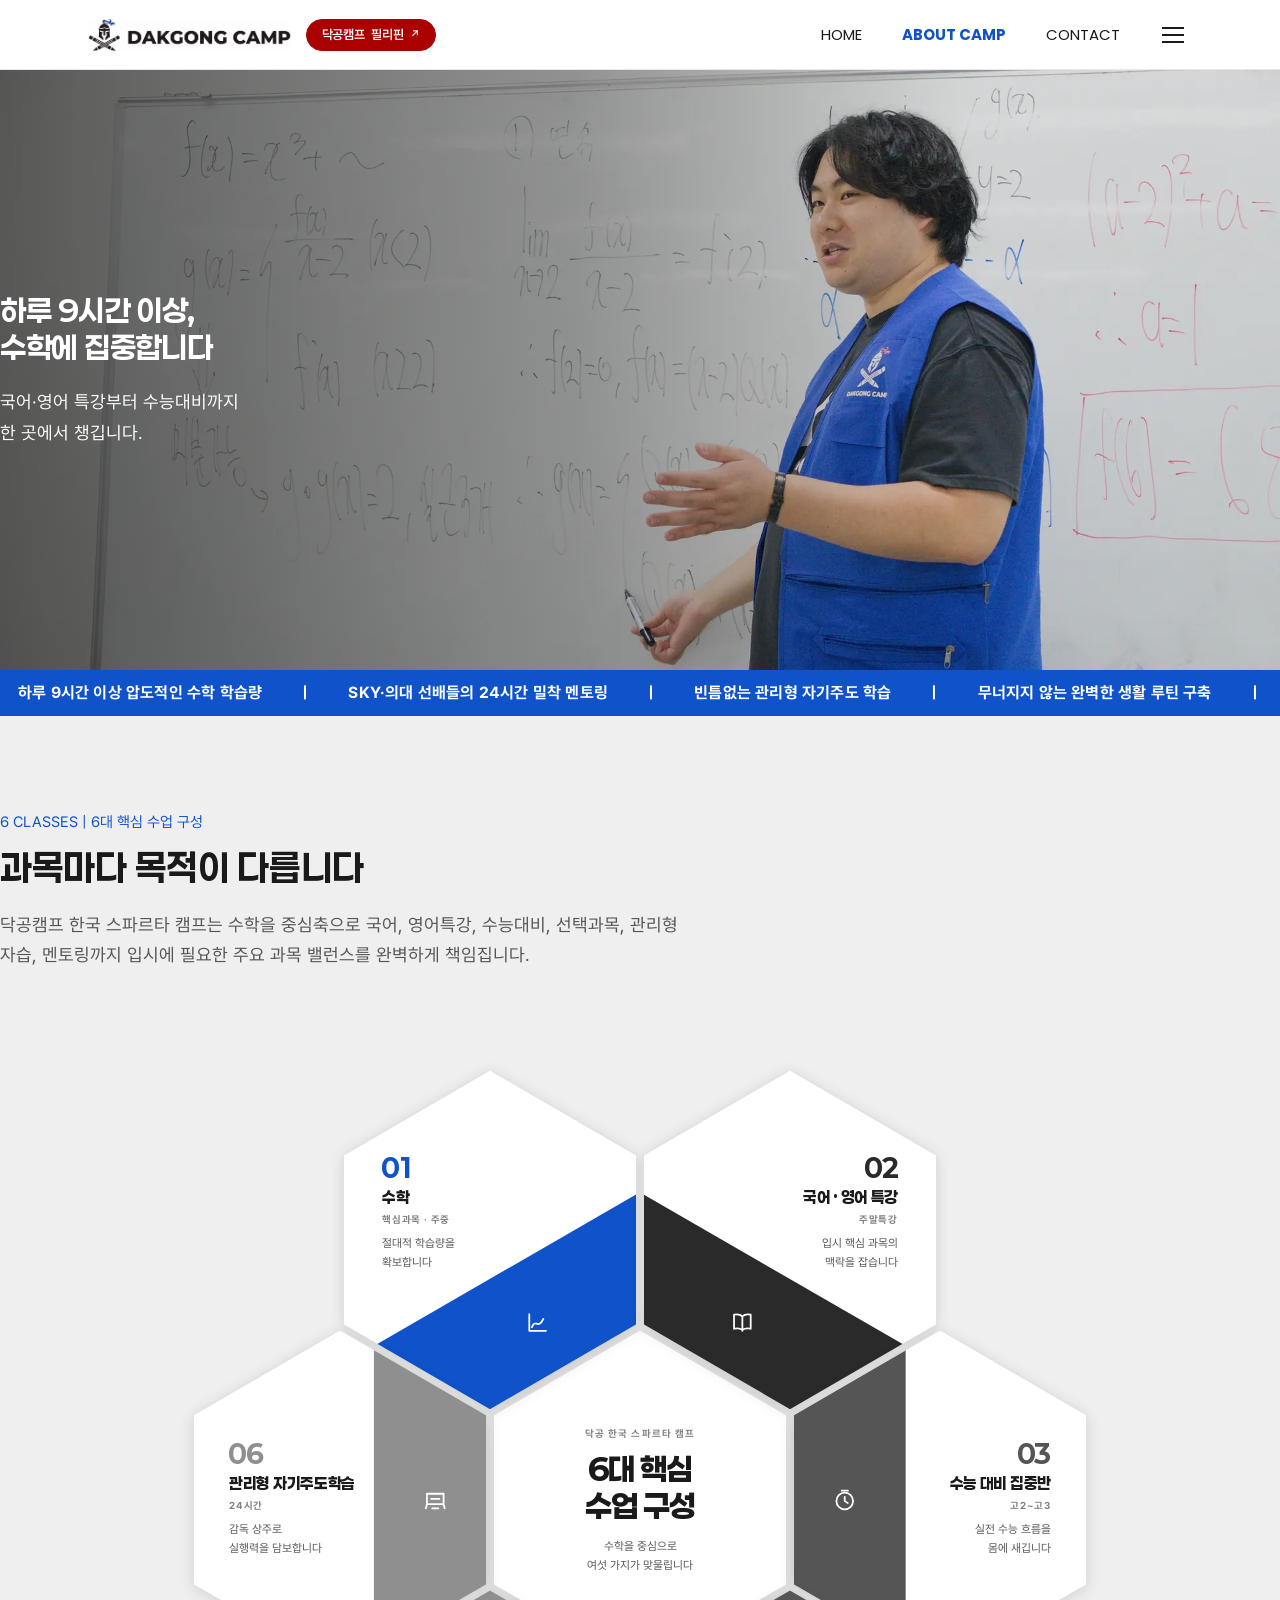
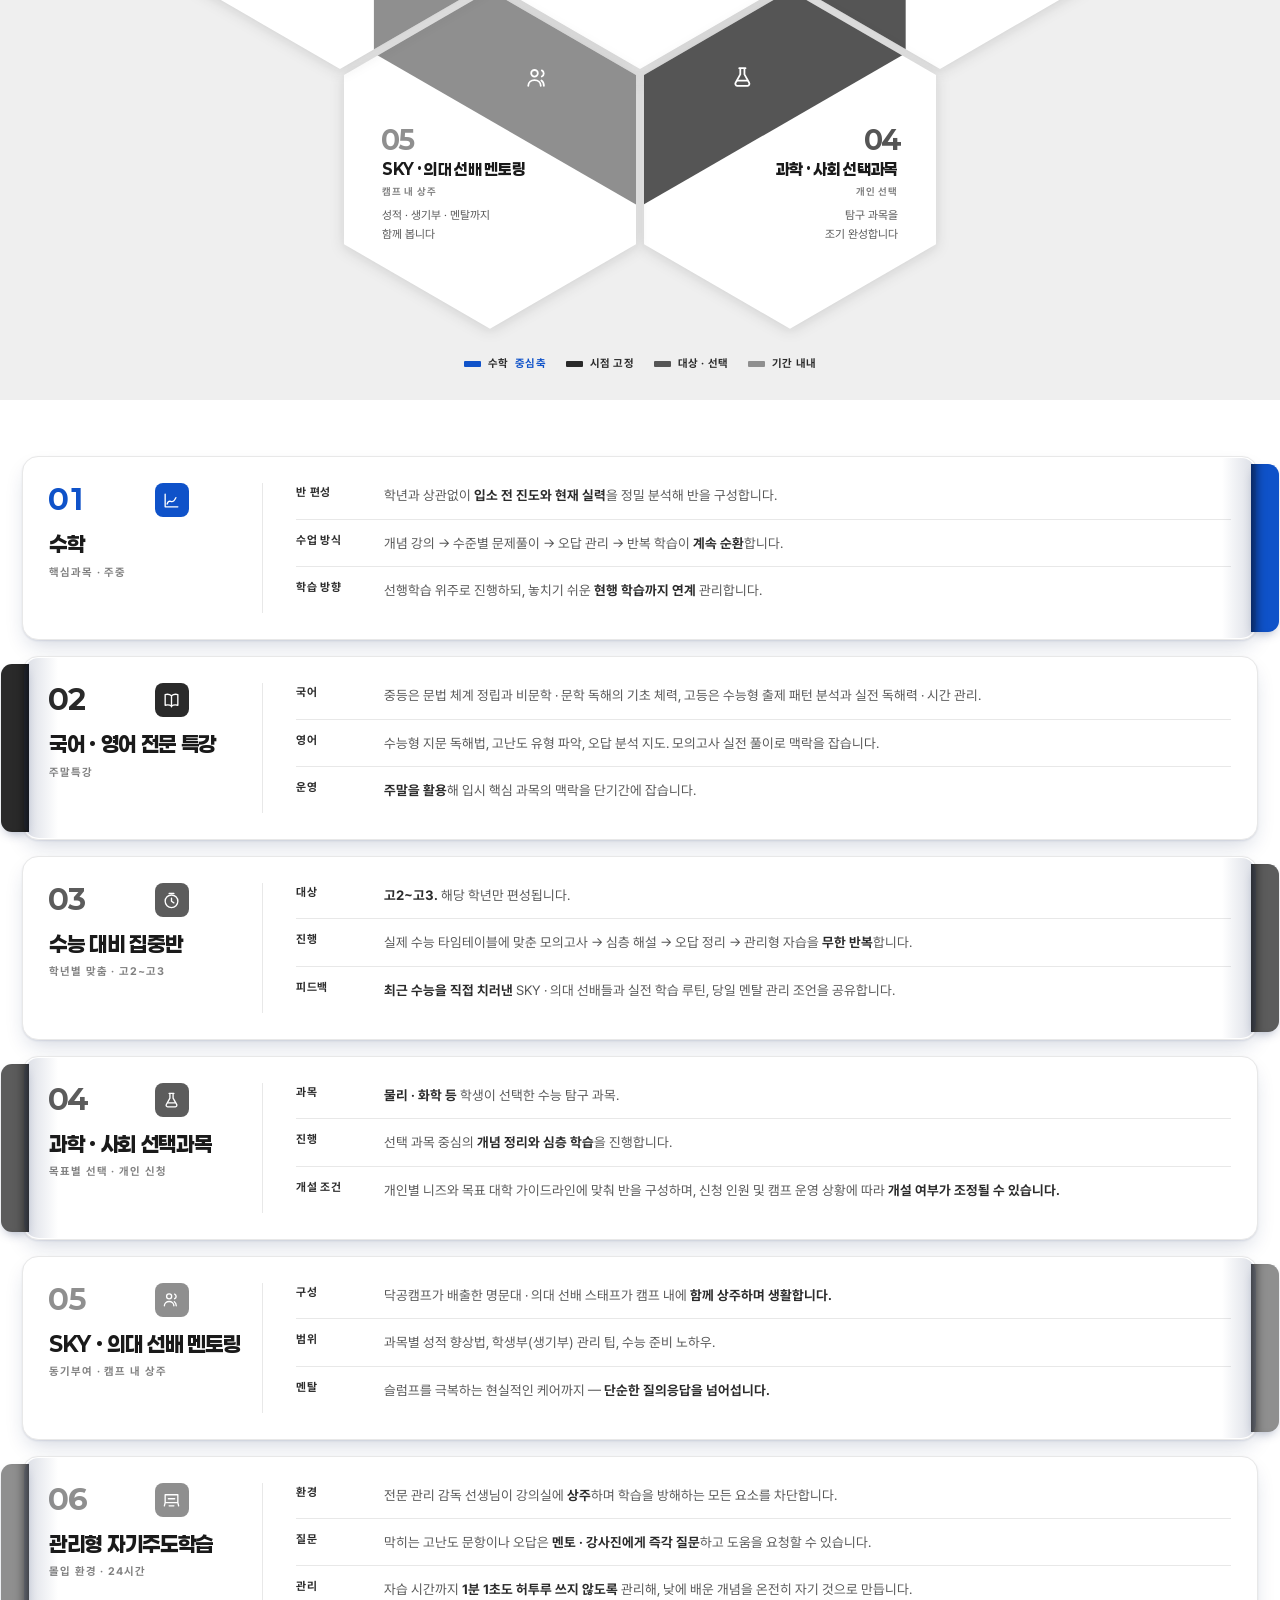
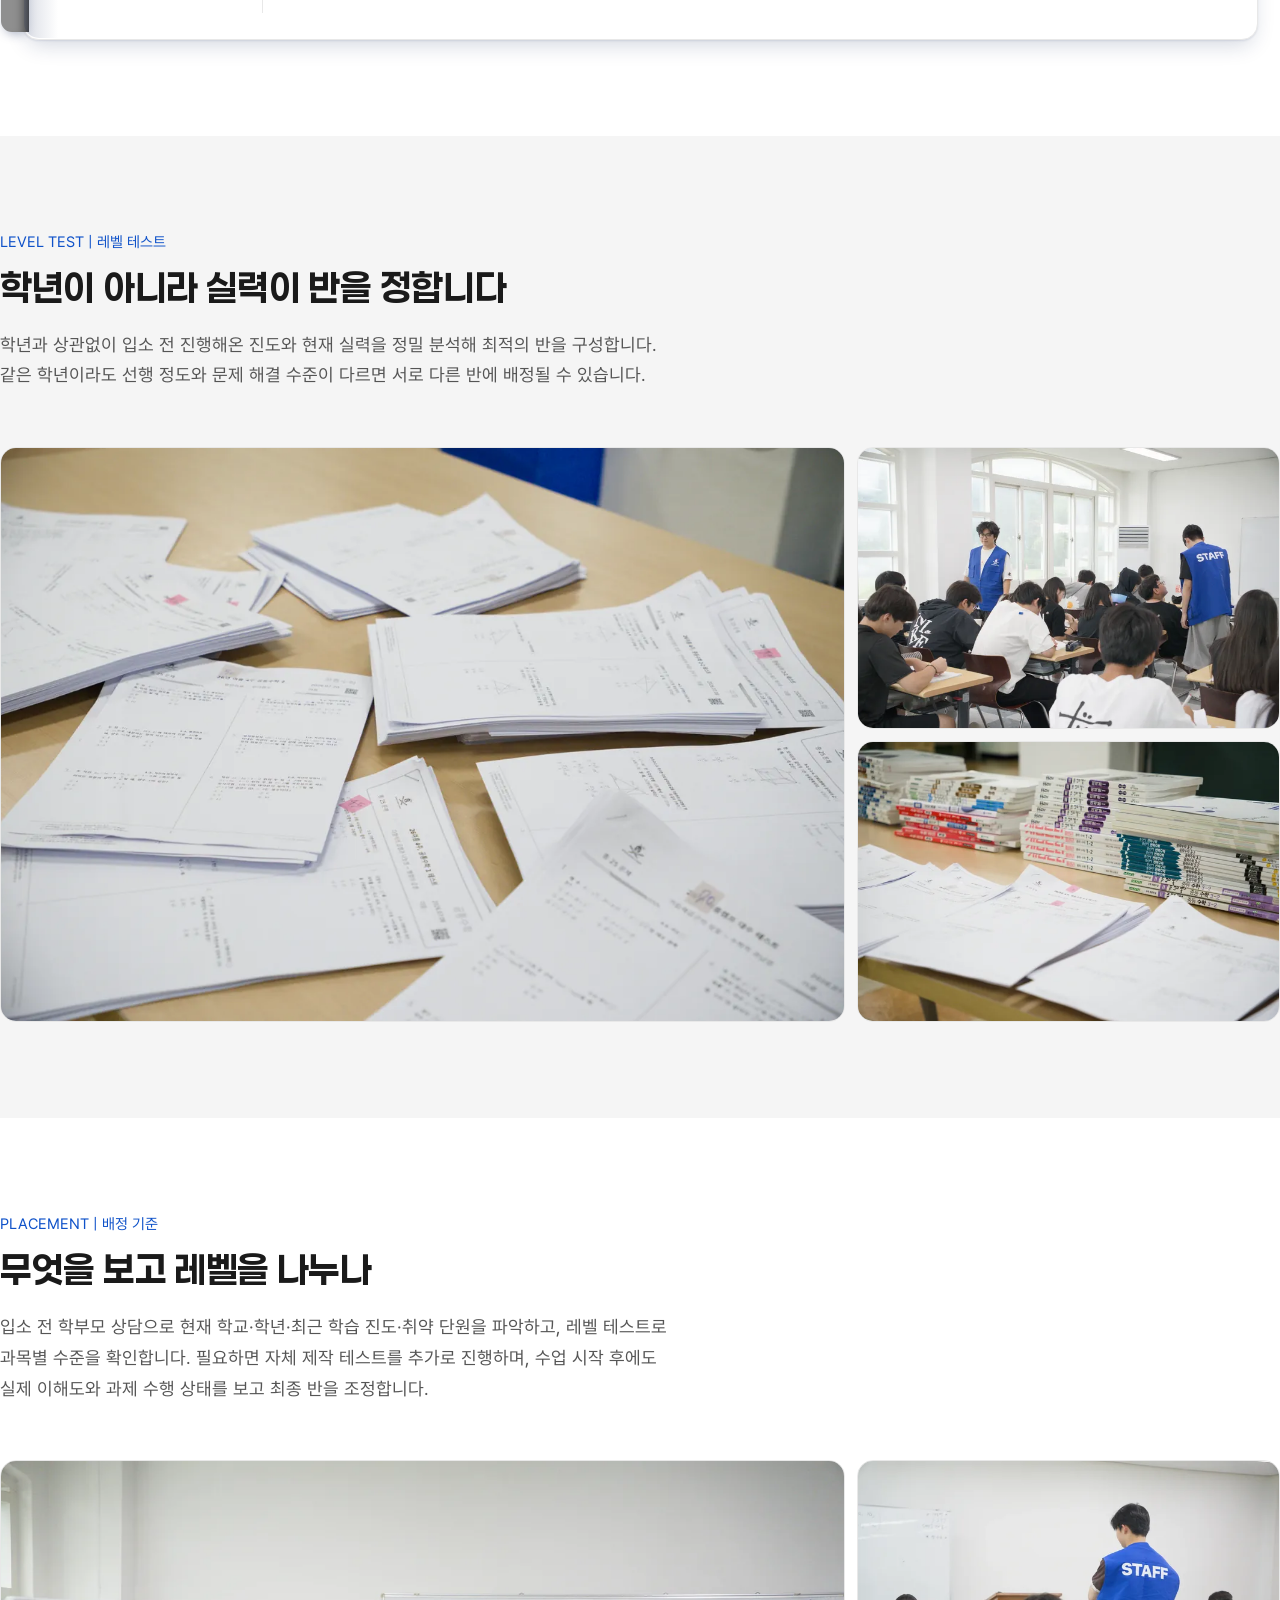
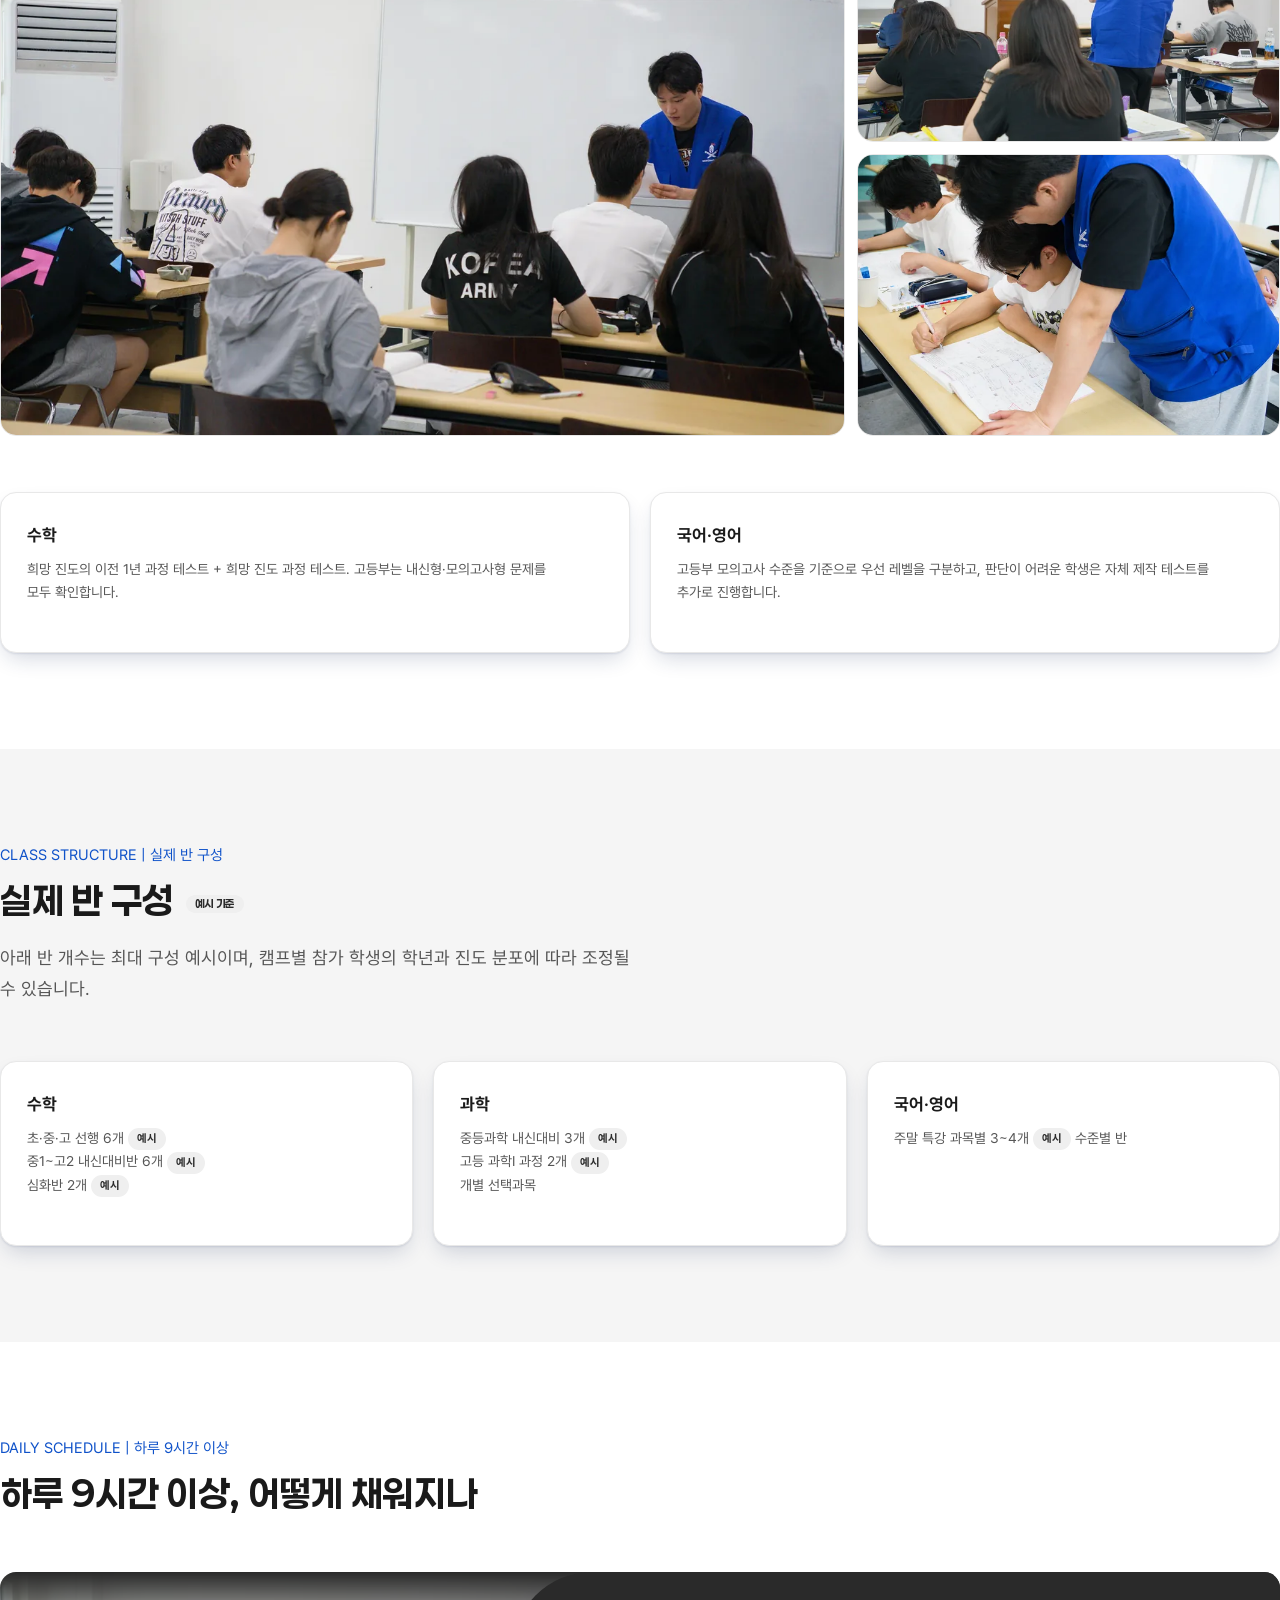
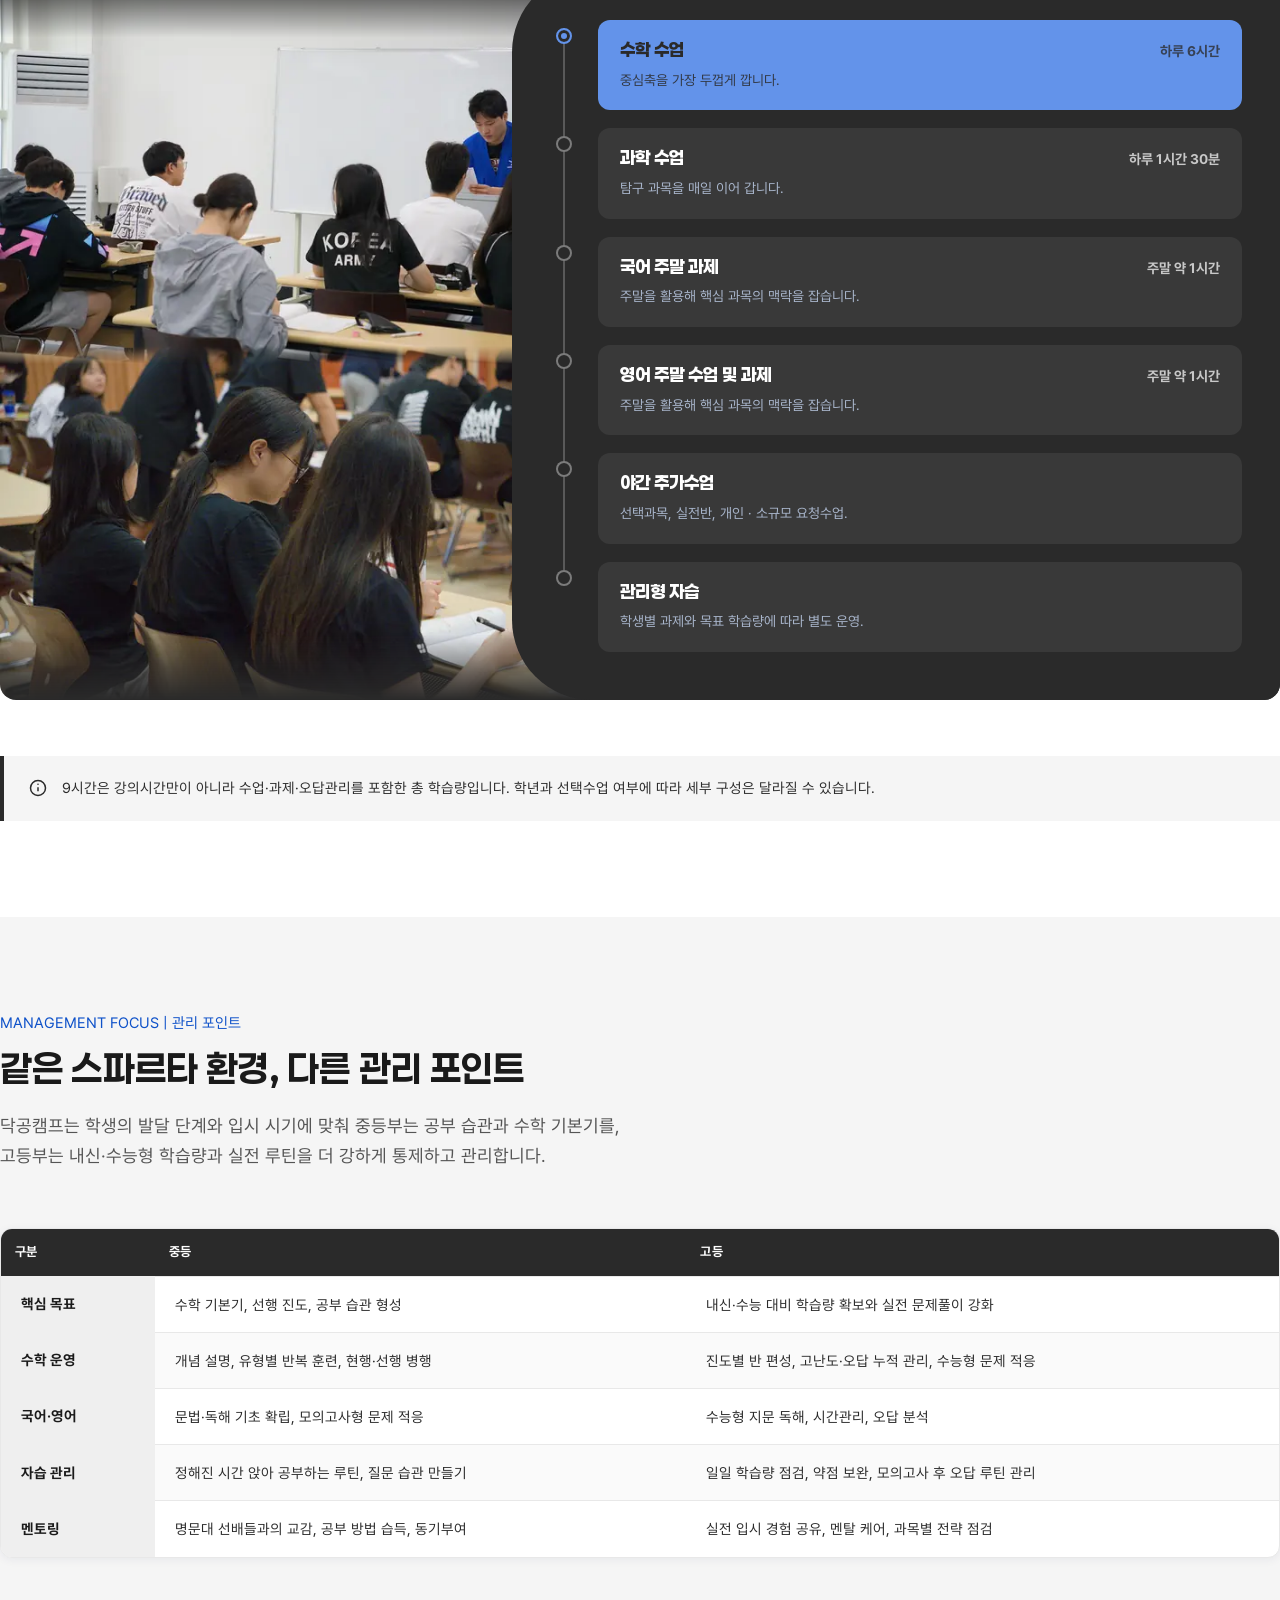
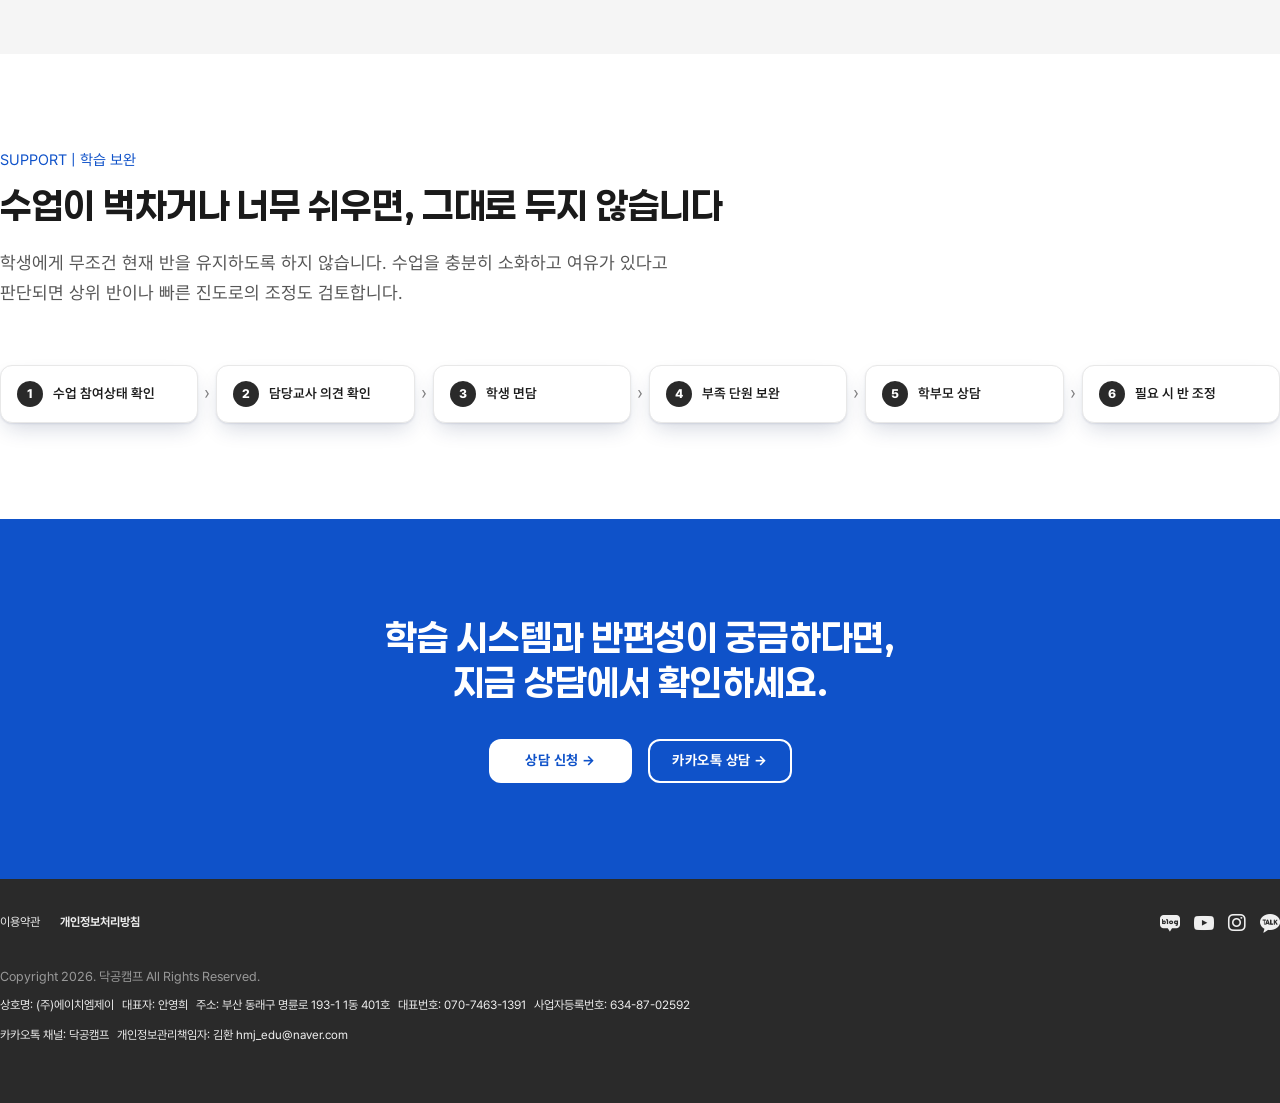
<file: curriculum.html>
<!doctype html>
<html lang="ko">
<head>
<meta charset="UTF-8">
<meta name="viewport" content="width=device-width, initial-scale=1">
<title>학습 시스템 | 닥공캠프 국내 스파르타 캠프</title>
<meta name="description" content="닥공캠프 한국 스파르타 캠프 학습 시스템 — 6대 핵심 수업 구성, 하루 9시간 학습 배분, 수준별 반 편성 기준.">

<link rel="preconnect" href="https://fonts.googleapis.com">
<link rel="preconnect" href="https://fonts.gstatic.com" crossorigin>
<link href="https://fonts.googleapis.com/css2?family=Poppins:wght@400;700&display=swap" rel="stylesheet">
<link rel="icon" href="assets/images/favicon.png" sizes="192x192">
<link rel="icon" href="assets/images/favicon-32.png" sizes="32x32">
<link rel="apple-touch-icon" href="assets/images/apple-touch-icon.png">

<!-- 카카오톡·문자·SNS 공유 시 뜨는 카드. 2026-08-25 신설(그전엔 태그가 없어
     크롤러가 가로 로고를 멋대로 잘라 썼다). 필핀 사이트와 같은 구조. -->
<meta property="og:type" content="website">
<meta property="og:site_name" content="닥공캠프 국내 스파르타 캠프">
<meta property="og:locale" content="ko_KR">
<meta property="og:url" content="https://dakgongcamp-korea.com/curriculum.html">
<meta property="og:title" content="학습 시스템 | 닥공캠프 국내 스파르타 캠프">
<meta property="og:description" content="닥공캠프 한국 스파르타 캠프 학습 시스템 — 6대 핵심 수업 구성, 하루 9시간 학습 배분, 수준별 반 편성 기준.">
<meta property="og:image" content="https://dakgongcamp-korea.com/assets/images/og-image.png">
<meta property="og:image:width" content="1200">
<meta property="og:image:height" content="630">
<meta name="twitter:card" content="summary_large_image">
<!-- ★2026-08-21 — 히어로 배경은 CSS 안에 있어서 브라우저가 CSS 를 다 받은 뒤에야
     요청한다(실측 988ms). 그 1초가 회장이 본 회색 판이다. 여기서 미리 잡아 준다.
     media 를 걸어 화면 크기에 맞는 한 장만 받는다. -->
<link rel="preload" as="image" media="(min-width: 821px)"
      href="assets/images/hero/dakgong-domestic-hero-curriculum-1920.webp">
<link rel="preload" as="image" media="(max-width: 820px)"
      href="assets/images/hero/dakgong-domestic-hero-curriculum-1200.webp">
<link rel="stylesheet" href="assets/css/tokens-domestic.css">
<link rel="stylesheet" href="assets/css/_shell.css">
<link rel="stylesheet" href="assets/css/_components.css">
<link rel="stylesheet" href="assets/css/_legacy.css">
<link rel="stylesheet" href="assets/css/page-curriculum.css">
</head>
<body class="dk">

<!-- ══════════════════════════════════════════
     공통 헤더 — 6개 페이지 전부 동일 마크업 유지 필수.
     2026-07-26 IA 재편: 어바웃캠프 하위 5개→4개(학습시스템/선생님멘토/관리형자습/생활환경).
     ⚠️ 이 블록을 고치면 6개 파일 전부 동일하게 고쳐야 한다(정적 사이트라 include 없음).
══════════════════════════════════════════ -->
<header class="site-header" id="site-header">
  <div class="site-header__inner">
    <div class="site-header__left">
      <a class="site-logo" href="index.html" aria-label="닥공캠프 국내 스파르타 캠프 홈으로 이동">
      <img src="assets/images/logo.png" alt="닥공캠프 | 국내 스파르타 캠프" width="180" height="28">
    </a>
      <a class="site-camp-switch" href="https://dakgongcamp.com" target="_blank" rel="noopener" aria-label="닥공캠프 필리핀 사이트로 이동(새 창)"><span>닥공캠프</span><span>필리핀</span><span class="site-camp-switch__arrow" aria-hidden="true">↗</span></a>
    </div>

    <div class="site-header__right">
      <ul class="site-nav-bar" aria-label="주 메뉴(PC)">
        <li><a href="index.html">HOME</a></li>
        <li class="has-sub">
          <a href="curriculum.html">ABOUT CAMP</a>
          <ul class="site-nav-bar__sub">
            <li><a href="curriculum.html">학습 시스템</a></li>
            <li><a href="teachers.html">선생님·멘토</a></li>
            <li><a href="self-study.html">관리형 자습</a></li>
            <li><a href="life-care.html">생활환경</a></li>
            <li><a href="consulting.html">입시 컨설팅</a></li>
          </ul>
        </li>
        <li><a href="contact.html">CONTACT</a></li>
      </ul>

      <nav class="site-nav" id="site-nav" aria-label="전체 메뉴">
        <button class="site-nav__close" id="nav-close" type="button" aria-label="메뉴 닫기"></button>
        <div class="site-nav__logo">
          <a href="index.html" aria-label="닥공캠프 국내 스파르타 캠프 홈으로 이동">
            <img src="assets/images/logo-on-dark.png" alt="닥공캠프 | 국내 스파르타 캠프" width="180" height="28">
          </a>
        </div>
        <ul class="site-nav__list">
          <li><a href="index.html">HOME</a></li>
          <li class="has-sub">
            <a href="curriculum.html">ABOUT CAMP</a>
            <ul class="site-nav__sub">
              <li><a href="curriculum.html">학습 시스템</a></li>
              <li><a href="teachers.html">선생님·멘토</a></li>
              <li><a href="self-study.html">관리형 자습</a></li>
              <li><a href="life-care.html">생활환경</a></li>
              <li><a href="consulting.html">입시 컨설팅</a></li>
            </ul>
          </li>
          <li><a href="contact.html">CONTACT</a></li>
        </ul>
        <div class="site-nav__switch"><a class="site-camp-switch" href="https://dakgongcamp.com" target="_blank" rel="noopener" aria-label="닥공캠프 필리핀 사이트로 이동(새 창)"><span>닥공캠프</span><span>필리핀</span><span class="site-camp-switch__arrow" aria-hidden="true">↗</span></a></div>
      </nav>

      <button class="site-nav__toggle" id="nav-toggle" type="button" aria-expanded="false" aria-controls="site-nav">
        <span class="sr-only">메뉴 열기/닫기</span>
        <span class="site-nav__toggle-bar"></span>
      </button>
    </div>
  </div>
</header>

<!-- ══════════════════════════════════════════
     히어로 — POINT1: 하루 9시간+ 수학 중심 학습량
     카피 출처: 자료/2026-07-21_...메인카피수정.md + 커리큘럼.txt
══════════════════════════════════════════ -->
<section class="dk-bg-video-section">
  <div class="dk-bg-video-placeholder"></div>
  <div class="dk-bg-video-content">
    <h1>하루 9시간 이상,<br>수학에 집중합니다</h1>
    <p class="lead">국어·영어 특강부터 수능대비까지 <br>한 곳에서 챙깁니다.</p>
  </div>
</section>

<div class="dk-idband-wrap">
  <div class="dk-idband-track">
    <span>하루 9시간 이상 압도적인 수학 학습량</span><span>ㅣ</span>
    <span>SKY·의대 선배들의 24시간 밀착 멘토링</span><span>ㅣ</span>
    <span>빈틈없는 관리형 자기주도 학습</span><span>ㅣ</span>
    <span>무너지지 않는 완벽한 생활 루틴 구축</span><span>ㅣ</span>
    <span>국내 1타 대치동 프리미엄 입시 컨설팅</span><span>ㅣ</span>
    <span>하루 9시간 이상 압도적인 수학 학습량</span><span>ㅣ</span>
    <span>SKY·의대 선배들의 24시간 밀착 멘토링</span><span>ㅣ</span>
    <span>빈틈없는 관리형 자기주도 학습</span><span>ㅣ</span>
    <span>무너지지 않는 완벽한 생활 루틴 구축</span><span>ㅣ</span>
    <span>국내 1타 대치동 프리미엄 입시 컨설팅</span><span>ㅣ</span>
  </div>
</div>

<!-- ══════════════════════════════════════════
     6대 핵심 수업 구성 — 닥공 원문 타이틀·6항목 그대로 유지.
     4개는 이 페이지에서 상세, 멘토링·관리형자습 2개는 전용 페이지로 링크.
     [TODO-디자인] 닥공 원본 자료에 "6대 핵심 수업 구성 인포그래픽을 통한 시각화 중요"라고
     명시돼 있음. 지금은 기존 아코디언(dk-course-list) 그대로 재사용 — 인포그래픽 강조 처리는
     디테일 다듬는 단계(레이아웃 디자인 2차 패스)에서 별도로 진행할 것.
══════════════════════════════════════════ -->
<section class="dk-sec dk-sec--white">
  <div class="page-curriculum-hcband">
  <div class="dk-wrap">
    <div class="dk-shead" data-reveal>
      <span class="dk-label">6 CLASSES | 6대 핵심 수업 구성</span>
      <h2 class="dk-h2">과목마다 목적이 다릅니다</h2>
      <p class="lead">닥공캠프 한국 스파르타 캠프는 수학을 중심축으로 국어, 영어특강, 수능대비, 선택과목, 관리형 자습, 멘토링까지 입시에 필요한 주요 과목 밸런스를 완벽하게 책임집니다.</p>
    </div>

  </div>

    <!-- ══ 벌집 인포그래픽 (★2026-07-30 회장 지정 레퍼런스 구조) ══
       · 중앙 육각형 = 섹션 제목 「6대 핵심 수업 구성」
       · 둘레 6개 = 6대 핵심. 시계방향으로 원문 순서(수학→국어영어→수능→선택→멘토→자습)
       · 각 육각형의 컬러 쐐기를 '중앙을 보는 모서리'로 몰았다
         → 6개 쐐기가 모여 중앙을 감싸는 또 하나의 육각형 링이 된다
       · 아이콘은 컬러 쐐기 안 / 텍스트는 흰 부분(쐐기 반대쪽)
       --ang = 그 칸에서 중앙을 향하는 방향. 쐐기와 아이콘이 이 각도로 회전한다.
       쐐기 색 = 운영 방식. 코발트 1 + 중립 명도 3단이며 링 이웃 명도비 2.07~2.15:1
       (회장 색약 → 색상 차이가 아니라 명도 차이로 갈리게 하고 범례에 글자 병기). -->
  <div class="dk-hc" data-reveal>
    <div class="dk-hc__grid">

      <div class="dk-hx dk-hx--hub" style="--cx:1;--cy:1">
        <div class="dk-hx__c">
          <div class="dk-hx__hb">
            <p class="dk-hx__hk">닥공 한국 스파르타 캠프</p>
            <p class="dk-hx__ht">6대 핵심<br>수업 구성</p>
            <p class="dk-hx__hd">수학을 중심으로<br>여섯 가지가 맞물립니다</p>
          </div>
        </div>
      </div>

      <div class="dk-hx dk-hx--core dk-hx--dr" style="--cx:0.5;--cy:0;--ang:-30deg">
        <div class="dk-hx__c">
          <svg class="dk-hx__i" viewBox="0 0 24 24" aria-hidden="true">
            <path d="M4 20V4M4 20h16"/><path d="M6.5 16.5c3-9 6 3 11-8"/></svg>
          <div class="dk-hx__in">
            <span class="dk-hx__n">01</span>
            <p class="dk-hx__t">수학</p>
            <p class="dk-hx__k">핵심과목 · 주중</p>
            <p class="dk-hx__d">절대적 학습량을<br>확보합니다</p>
          </div>
        </div>
      </div>

      <div class="dk-hx dk-hx--fix dk-hx--dl" style="--cx:1.5;--cy:0;--ang:30deg">
        <div class="dk-hx__c">
          <svg class="dk-hx__i" viewBox="0 0 24 24" aria-hidden="true">
            <path d="M12 6v14M12 6C9 3.5 6 4 4 4.5V18c2-.5 5-1 8 1"/>
            <path d="M12 6c3-2.5 6-2 8-1.5V18c-2-.5-5-1-8 1"/></svg>
          <div class="dk-hx__in">
            <span class="dk-hx__n">02</span>
            <p class="dk-hx__t">국어 · 영어<span class="dk-hx__tl"> 특강</span></p>
            <p class="dk-hx__k">주말특강</p>
            <p class="dk-hx__d">입시 핵심 과목의<br>맥락을 잡습니다</p>
          </div>
        </div>
      </div>

      <div class="dk-hx dk-hx--opt dk-hx--l" style="--cx:2;--cy:1;--ang:90deg">
        <div class="dk-hx__c">
          <svg class="dk-hx__i" viewBox="0 0 24 24" aria-hidden="true">
            <circle cx="12" cy="13" r="8"/><path d="M12 9v4l3 2M9 3h6"/></svg>
          <div class="dk-hx__in">
            <span class="dk-hx__n">03</span>
            <p class="dk-hx__t">수능 대비<span class="dk-hx__tl"> 집중반</span></p>
            <p class="dk-hx__k">고2~고3</p>
            <p class="dk-hx__d">실전 수능 흐름을<br>몸에 새깁니다</p>
          </div>
        </div>
      </div>

      <div class="dk-hx dk-hx--opt dk-hx--ul" style="--cx:1.5;--cy:2;--ang:150deg">
        <div class="dk-hx__c">
          <svg class="dk-hx__i" viewBox="0 0 24 24" aria-hidden="true">
            <path d="M9 3h6M10 3v6l-4.5 8A2 2 0 0 0 7 20h10a2 2 0 0 0 1.5-3L14 9V3"/>
            <path d="M7.5 15h9"/></svg>
          <div class="dk-hx__in">
            <span class="dk-hx__n">04</span>
            <p class="dk-hx__t">과학 · 사회<span class="dk-hx__tl"> 선택과목</span></p>
            <p class="dk-hx__k">개인 선택</p>
            <p class="dk-hx__d">탐구 과목을<br>조기 완성합니다</p>
          </div>
        </div>
      </div>

      <div class="dk-hx dk-hx--base dk-hx--ur" style="--cx:0.5;--cy:2;--ang:-150deg">
        <div class="dk-hx__c">
          <svg class="dk-hx__i" viewBox="0 0 24 24" aria-hidden="true">
            <circle cx="9" cy="8" r="3.2"/><path d="M3 20c0-3.3 2.7-5.5 6-5.5s6 2.2 6 5.5"/>
            <path d="M16 5.2A3.2 3.2 0 0 1 16 11M18 20c0-2.4-.9-4.2-2.4-5.2"/></svg>
          <div class="dk-hx__in">
            <span class="dk-hx__n">05</span>
            <p class="dk-hx__t">SKY · 의대<span class="dk-hx__tl"> 선배 멘토링</span></p>
            <p class="dk-hx__k">캠프 내 상주</p>
            <p class="dk-hx__d">성적 · 생기부 · 멘탈까지<br>함께 봅니다</p>
          </div>
        </div>
      </div>

      <div class="dk-hx dk-hx--base dk-hx--r" style="--cx:0;--cy:1;--ang:-90deg">
        <div class="dk-hx__c">
          <svg class="dk-hx__i" viewBox="0 0 24 24" aria-hidden="true">
            <path d="M4 6h16v10H4zM4 16l-1 4M20 16l1 4M9 20h6"/><path d="M8 11h8"/></svg>
          <div class="dk-hx__in">
            <span class="dk-hx__n">06</span>
            <p class="dk-hx__t"><span class="dk-hx__tl">관리형 </span>자기주도학습</p>
            <p class="dk-hx__k">24시간</p>
            <p class="dk-hx__d">감독 상주로<br>실행력을 담보합니다</p>
          </div>
        </div>
      </div>

    </div>

    <ul class="dk-hc__lg">
      <li><i class="dk-sw dk-sw--core"></i>수학 <b>중심축</b></li>
      <li><i class="dk-sw dk-sw--fix"></i>시점 고정</li>
      <li><i class="dk-sw dk-sw--opt"></i>대상 · 선택</li>
      <li><i class="dk-sw dk-sw--base"></i>기간 내내</li>
    </ul>
  </div>
  </div>

  <div class="dk-wrap">
    <!-- ══ 6대 핵심 상세 — 하나의 통일 템플릿 ══
         ★회장 지적: "6대 수업의 상세내용들 섹션 디자인 레이아웃은 통일시켜야 맥락이 맞다."
         여섯은 같은 종류의 병렬 항목이므로 레이아웃이 하나여야 세트로 읽힌다.
         달라지는 것은 내용과 --tone(운영 방식 색)뿐이고, 그 색은 위 벌집 쐐기와 1:1로 이어진다. -->
    <div class="dk-ds-list">
      <article class="dk-ds dk-ds--core" data-reveal>
        <div class="dk-ds__hd">
          <span class="dk-ds__n">01</span>
          <span class="dk-ds__ib"><svg class="dk-ds__i" viewBox="0 0 24 24" aria-hidden="true">
            <path d="M4 20V4M4 20h16"/><path d="M6.5 16.5c3-9 6 3 11-8"/></svg></span>
          <div class="dk-ds__tw"><h3 class="dk-ds__t">수학</h3><p class="dk-ds__k">핵심과목 · 주중</p></div>
        </div>
        <dl class="dk-ds__rows">
          <dt>반 편성</dt><dd>학년과 상관없이 <b>입소 전 진도와 현재 실력</b>을 정밀 분석해 반을 구성합니다.</dd>
          <dt>수업 방식</dt><dd>개념 강의 → 수준별 문제풀이 → 오답 관리 → 반복 학습이 <b>계속 순환</b>합니다.</dd>
          <dt>학습 방향</dt><dd>선행학습 위주로 진행하되, 놓치기 쉬운 <b>현행 학습까지 연계</b> 관리합니다.</dd>
        </dl>
      </article>

      <article class="dk-ds dk-ds--fix" data-reveal>
        <div class="dk-ds__hd">
          <span class="dk-ds__n">02</span>
          <span class="dk-ds__ib"><svg class="dk-ds__i" viewBox="0 0 24 24" aria-hidden="true">
            <path d="M12 6v14M12 6C9 3.5 6 4 4 4.5V18c2-.5 5-1 8 1"/>
            <path d="M12 6c3-2.5 6-2 8-1.5V18c-2-.5-5-1-8 1"/></svg></span>
          <div class="dk-ds__tw"><h3 class="dk-ds__t">국어 · 영어 전문 특강</h3><p class="dk-ds__k">주말특강</p></div>
        </div>
        <dl class="dk-ds__rows">
          <dt>국어</dt><dd>중등은 문법 체계 정립과 비문학 · 문학 독해의 기초 체력, 고등은 수능형 출제 패턴 분석과 실전 독해력 · 시간 관리.</dd>
          <dt>영어</dt><dd>수능형 지문 독해법, 고난도 유형 파악, 오답 분석 지도. 모의고사 실전 풀이로 맥락을 잡습니다.</dd>
          <dt>운영</dt><dd><b>주말을 활용</b>해 입시 핵심 과목의 맥락을 단기간에 잡습니다.</dd>
        </dl>
      </article>

      <article class="dk-ds dk-ds--opt" data-reveal>
        <div class="dk-ds__hd">
          <span class="dk-ds__n">03</span>
          <span class="dk-ds__ib"><svg class="dk-ds__i" viewBox="0 0 24 24" aria-hidden="true">
            <circle cx="12" cy="13" r="8"/><path d="M12 9v4l3 2M9 3h6"/></svg></span>
          <div class="dk-ds__tw"><h3 class="dk-ds__t">수능 대비 집중반</h3><p class="dk-ds__k">학년별 맞춤 · 고2~고3</p></div>
        </div>
        <dl class="dk-ds__rows">
          <dt>대상</dt><dd><b>고2~고3.</b> 해당 학년만 편성됩니다.</dd>
          <dt>진행</dt><dd>실제 수능 타임테이블에 맞춘 모의고사 → 심층 해설 → 오답 정리 → 관리형 자습을 <b>무한 반복</b>합니다.</dd>
          <dt>피드백</dt><dd><b>최근 수능을 직접 치러낸</b> SKY · 의대 선배들과 실전 학습 루틴, 당일 멘탈 관리 조언을 공유합니다.</dd>
        </dl>
      </article>

      <article class="dk-ds dk-ds--opt" data-reveal>
        <div class="dk-ds__hd">
          <span class="dk-ds__n">04</span>
          <span class="dk-ds__ib"><svg class="dk-ds__i" viewBox="0 0 24 24" aria-hidden="true">
            <path d="M9 3h6M10 3v6l-4.5 8A2 2 0 0 0 7 20h10a2 2 0 0 0 1.5-3L14 9V3"/>
            <path d="M7.5 15h9"/></svg></span>
          <div class="dk-ds__tw"><h3 class="dk-ds__t">과학 · 사회 선택과목</h3><p class="dk-ds__k">목표별 선택 · 개인 신청</p></div>
        </div>
        <dl class="dk-ds__rows">
          <dt>과목</dt><dd><b>물리 · 화학 등</b> 학생이 선택한 수능 탐구 과목.</dd>
          <dt>진행</dt><dd>선택 과목 중심의 <b>개념 정리와 심층 학습</b>을 진행합니다.</dd>
          <dt>개설 조건</dt><dd>개인별 니즈와 목표 대학 가이드라인에 맞춰 반을 구성하며, 신청 인원 및 캠프 운영 상황에 따라 <b>개설 여부가 조정될 수 있습니다.</b></dd>
        </dl>
      </article>

      <article class="dk-ds dk-ds--base" data-reveal>
        <div class="dk-ds__hd">
          <span class="dk-ds__n">05</span>
          <span class="dk-ds__ib"><svg class="dk-ds__i" viewBox="0 0 24 24" aria-hidden="true">
            <circle cx="9" cy="8" r="3.2"/><path d="M3 20c0-3.3 2.7-5.5 6-5.5s6 2.2 6 5.5"/>
            <path d="M16 5.2A3.2 3.2 0 0 1 16 11M18 20c0-2.4-.9-4.2-2.4-5.2"/></svg></span>
          <div class="dk-ds__tw"><h3 class="dk-ds__t">SKY · 의대 선배 멘토링</h3><p class="dk-ds__k">동기부여 · 캠프 내 상주</p></div>
        </div>
        <dl class="dk-ds__rows">
          <dt>구성</dt><dd>닥공캠프가 배출한 명문대 · 의대 선배 스태프가 캠프 내에 <b>함께 상주하며 생활합니다.</b></dd>
          <dt>범위</dt><dd>과목별 성적 향상법, 학생부(생기부) 관리 팁, 수능 준비 노하우.</dd>
          <dt>멘탈</dt><dd>슬럼프를 극복하는 현실적인 케어까지 — <b>단순한 질의응답을 넘어섭니다.</b></dd>
        </dl>
      </article>

      <article class="dk-ds dk-ds--base" data-reveal>
        <div class="dk-ds__hd">
          <span class="dk-ds__n">06</span>
          <span class="dk-ds__ib"><svg class="dk-ds__i" viewBox="0 0 24 24" aria-hidden="true">
            <path d="M4 6h16v10H4zM4 16l-1 4M20 16l1 4M9 20h6"/><path d="M8 11h8"/></svg></span>
          <div class="dk-ds__tw"><h3 class="dk-ds__t">관리형 자기주도학습</h3><p class="dk-ds__k">몰입 환경 · 24시간</p></div>
        </div>
        <dl class="dk-ds__rows">
          <dt>환경</dt><dd>전문 관리 감독 선생님이 강의실에 <b>상주</b>하며 학습을 방해하는 모든 요소를 차단합니다.</dd>
          <dt>질문</dt><dd>막히는 고난도 문항이나 오답은 <b>멘토 · 강사진에게 즉각 질문</b>하고 도움을 요청할 수 있습니다.</dd>
          <dt>관리</dt><dd>자습 시간까지 <b>1분 1초도 허투루 쓰지 않도록</b> 관리해, 낮에 배운 개념을 온전히 자기 것으로 만듭니다.</dd>
        </dl>
      </article>
    </div>

  </div>
</section>

<!-- ══════════════════════════════════════════
     레벨 테스트 — 학년 아닌 실력
══════════════════════════════════════════ -->
<section class="dk-sec" style="background: var(--dk-surface-card);">
  <div class="dk-wrap">
    <div class="dk-shead" data-reveal>
      <span class="dk-label">LEVEL TEST | 레벨 테스트</span>
      <h2 class="dk-h2">학년이 아니라 실력이 반을 정합니다</h2>
      <p class="lead">학년과 상관없이 입소 전 진행해온 진도와 현재 실력을 정밀 분석해 최적의 반을 구성합니다. 같은 학년이라도 선행 정도와 문제 해결 수준이 다르면 서로 다른 반에 배정될 수 있습니다.</p>
    </div>
    <div class="page-curriculum-inph" data-reveal>
      <div class="dk-ph-tri">
        <!-- ★2026-08-21 회장 지시로 큰 칸과 우상단을 맞바꿨다. 원래 큰 칸이던 강의실
             시험 장면이 바로 아래 「배정 기준」 섹션의 강의실 컷과 느낌이 겹쳤다 —
             큰 칸이 두 번 연속 같은 그림이면 페이지가 한 장면만 반복하는 것처럼 읽힌다.
             지금은 큰 칸 = 과목별 시험지(레벨 테스트의 물증),
             우상단 = 시험을 치르는 장면, 우하단 = 학년별 교재와 답안.
             ★사진 4장 중 3장만 썼다. 4번째가 3번째와 거의 같은 컷(교재 더미 + 답안)이라
             나란히 두면 같은 사진을 두 번 보여주는 것이 된다.
             ★비율: 원본 6244×4168(1.498) → PC 큰칸·작은칸 모두 3:2 로 잔존 100%,
             모바일 작은칸만 4:3 으로 잔존 89% (기준 75% 통과). -->
        <div class="dk-ph is-filled"><img src="assets/images/curriculum/dakgong-domestic-placement-test-02-1200.webp" srcset="assets/images/curriculum/dakgong-domestic-placement-test-02-700.webp 700w, assets/images/curriculum/dakgong-domestic-placement-test-02-1200.webp 1200w" sizes="(max-width: 640px) 92vw, 60vw" width="1200" height="801" loading="lazy" decoding="async" alt="책상 위에 여러 종류의 시험지가 묶음별로 펼쳐져 있는 모습"></div>
        <div class="dk-ph is-filled"><img src="assets/images/curriculum/dakgong-domestic-placement-test-01-1200.webp" srcset="assets/images/curriculum/dakgong-domestic-placement-test-01-700.webp 700w, assets/images/curriculum/dakgong-domestic-placement-test-01-1200.webp 1200w" sizes="(max-width: 640px) 45vw, 30vw" width="1200" height="801" loading="lazy" decoding="async" alt="강의실에 앉은 학생들이 시험지를 푸는 동안 조끼를 입은 담당자들이 감독하는 모습"></div>
        <div class="dk-ph is-filled"><img src="assets/images/curriculum/dakgong-domestic-placement-test-03-1200.webp" srcset="assets/images/curriculum/dakgong-domestic-placement-test-03-700.webp 700w, assets/images/curriculum/dakgong-domestic-placement-test-03-1200.webp 1200w" sizes="(max-width: 640px) 45vw, 30vw" width="1200" height="801" loading="lazy" decoding="async" alt="책상에 학년별 교재가 쌓여 있고 그 앞에 답안지 묶음이 놓인 모습"></div>
      </div>
    </div>
  </div>
</section>

<!-- ══════════════════════════════════════════
     배정 기준 — 과목별로 무엇을 재나
     ★2026-08-21 회장 지적 "'학년이 아니라 실력이 반을 정합니다'랑
       '반편성은 어떻게 결정되나' 이게 뭐 같은 뜻 아닌가".
       맞다. 라벨만 레벨 테스트 / 배정 기준으로 갈라놓고 제목은 둘 다
       "반이 어떻게 정해지나"였다.
       → 위 섹션은 원칙(왜 학년이 아니라 실력인가), 여기는 그 실력을
         과목별로 무엇으로 재는가. 아래 수학 · 국어영어 카드가 그 답이다.

     ⚠️ 그 정리 과정에서 중복을 없앤다며 "필요하면 자체 테스트를 진행하고"를
       위 섹션으로 올려버렸다. 그러자 **제목이 묻는 질문의 답이 리드에서 사라졌다** —
       「무엇을 보고 레벨을 나누나」인데 상담과 사후 조정만 남았다.
       회장: "배정기준에 레벨테스트를 빼먹으면 말이 안 되는거 아냐".
       → 리드를 [입소 전 상담·레벨 테스트] → [필요 시 자체 제작 테스트] →
         [수업 후 최종 조정] 세 단계로 되돌렸고, 위 섹션은 원래 문장으로 복구했다.
       ★중복 제거는 같은 말을 지우는 것이지 문맥에 필요한 말을 지우는 게 아니다.
══════════════════════════════════════════ -->
<section class="dk-sec dk-sec--white">
  <div class="dk-wrap">
    <div class="dk-shead" data-reveal>
      <span class="dk-label">PLACEMENT | 배정 기준</span>
      <h2 class="dk-h2">무엇을 보고 레벨을 나누나</h2>
      <p class="lead">입소 전 학부모 상담으로 현재 학교·학년·최근 학습 진도·취약 단원을 파악하고, 레벨 테스트로 과목별 수준을 확인합니다. 필요하면 자체 제작 테스트를 추가로 진행하며, 수업 시작 후에도 실제 이해도와 과제 수행 상태를 보고 최종 반을 조정합니다.</p>
    </div>
    <div class="page-curriculum-inph" data-reveal>
      <div class="dk-ph-tri">
        <!-- ⚠️ 원래 캡션은 「중등부 수업 / 고등부 수업」이었는데 사진으로 학년을 알 수 없다.
             촬영분 어디에도 학년이 드러나는 컷이 없어, 그대로 쓰면 지어내기가 된다.
             → 사진이 증명할 수 있는 것(교실 전경 · 과목 판서 · 개별 지도)으로 바꿨다. -->
        <div class="dk-ph is-filled"><img src="assets/images/curriculum/dakgong-domestic-class-03-1200.webp" srcset="assets/images/curriculum/dakgong-domestic-class-03-700.webp 700w, assets/images/curriculum/dakgong-domestic-class-03-1200.webp 1200w" sizes="(max-width: 640px) 92vw, 60vw" width="1200" height="801" loading="lazy" decoding="async" alt="강의실에 앉은 학생들이 앞에 선 강사의 수업을 듣는 모습"></div>
        <div class="dk-ph is-filled"><img src="assets/images/curriculum/dakgong-domestic-self-study-06-1200.webp" srcset="assets/images/curriculum/dakgong-domestic-self-study-06-700.webp 700w, assets/images/curriculum/dakgong-domestic-self-study-06-1200.webp 1200w" sizes="(max-width: 640px) 45vw, 30vw" width="1200" height="801" loading="lazy" decoding="async" alt="자습실에서 담당자가 지켜보는 가운데 학생들이 각자 공부하는 모습"></div>
        <div class="dk-ph is-filled"><img src="assets/images/curriculum/dakgong-domestic-self-study-01-1200.webp" srcset="assets/images/curriculum/dakgong-domestic-self-study-01-700.webp 700w, assets/images/curriculum/dakgong-domestic-self-study-01-1200.webp 1200w" sizes="(max-width: 640px) 45vw, 30vw" width="1200" height="801" loading="lazy" decoding="async" alt="담당자가 학생 자리로 와 문제 풀이를 함께 보며 설명하는 모습"></div>
      </div>
    </div>
    <div class="dk-g5" data-reveal="stagger">
      <div class="dk-card5">
        <p class="lead">수학</p>
        <p class="sub">희망 진도의 이전 1년 과정 테스트 + 희망 진도 과정 테스트. 고등부는 내신형·모의고사형 문제를 모두 확인합니다.</p>
      </div>
      <div class="dk-card5">
        <p class="lead">국어·영어</p>
        <p class="sub">고등부 모의고사 수준을 기준으로 우선 레벨을 구분하고, 판단이 어려운 학생은 자체 제작 테스트를 추가로 진행합니다.</p>
      </div>
    </div>
  </div>
</section>

<!-- ══════════════════════════════════════════
     실제 반 구성 (예시)
══════════════════════════════════════════ -->
<section class="dk-sec" style="background: var(--dk-surface-card);">
  <div class="dk-wrap">
    <div class="dk-shead" data-reveal>
      <span class="dk-label">CLASS STRUCTURE | 실제 반 구성</span>
      <h2 class="dk-h2">실제 반 구성 <span class="dk-badge">예시 기준</span></h2>
      <p class="lead">아래 반 개수는 최대 구성 예시이며, 캠프별 참가 학생의 학년과 진도 분포에 따라 조정될 수 있습니다.</p>
    </div>

    <div class="dk-g5" data-reveal="stagger">
      <div class="dk-card5">
        <p class="lead">수학</p>
        <p class="sub">초·중·고 선행 6개<span class="dk-badge">예시</span><br>중1~고2 내신대비반 6개<span class="dk-badge">예시</span><br>심화반 2개<span class="dk-badge">예시</span></p>
      </div>
      <div class="dk-card5">
        <p class="lead">과학</p>
        <p class="sub">중등과학 내신대비 3개<span class="dk-badge">예시</span><br>고등 과학Ⅰ 과정 2개<span class="dk-badge">예시</span><br>개별 선택과목</p>
      </div>
      <div class="dk-card5">
        <p class="lead">국어·영어</p>
        <p class="sub">주말 특강 과목별 3~4개<span class="dk-badge">예시</span> 수준별 반</p>
      </div>
    </div>
  </div>
</section>

<!-- ══════════════════════════════════════════
     하루 9시간 실제 배분
══════════════════════════════════════════ -->
<section class="dk-sec dk-sec--white">
  <div class="dk-wrap">
    <div class="dk-shead" data-reveal>
      <span class="dk-label">DAILY SCHEDULE | 하루 9시간 이상</span>
      <h2 class="dk-h2">하루 9시간 이상, 어떻게 채워지나</h2>
    </div>


    <!-- ★2026-08-21 회장 지적 "타임테이블 대로면 총 9시간도 안맞는거 아냐".
         맞다. 닥공 답변서 원문(자료/2026-07-20_..._답변서.md 「1. 하루 9시간 학습 구성」)은
           · 수학 하루 6시간, 총 8타임 · 과학 하루 1시간 30분
           · 국어 **주말** 과제 약 1시간 · 영어 **주말** 수업 및 과제 약 1시간
           · 야간 추가수업 / 관리형 자습 = 학생별 별도 운영(시간 ±α)
           · "학생별로 하루 9시간 **이상**의 학습량을 확보합니다"
         이고, 원문이 직접 못박아 뒀다 —
           "'하루 9시간'을 전부 강의시간으로 표현하기보다, 수업·과제·문제풀이·오답관리를
            포함한 총 학습량으로 표현하는 것이 정확합니다."
         웹은 그 셋을 다 어기고 있었다.
           ① 「이상」이 빠져 확정 수치가 됐다(사이트 나머지 6페이지는 전부 「9시간 이상」).
           ② 국어·영어가 주말인데 배지가 「약 1시간」뿐이라 평일 합산으로 읽혔다.
           ③ 「총 8타임」이 「하루 6시간」과 떨어져 있어 서로 다른 수치처럼 보였다.
              → 회장 판단으로 웹에서 뺐다. "고객이 보기에 말이 안되는 것만 없음 되지".
              ★「타임」은 닥공 내부 단위(= 교시)다. 필리핀 QA 원문에 "영어 10타임,
                수학 1타임, 자습 3타임"(= 하루 14타임)으로 쓰인다. 그런데 1타임이
                몇 분인지는 어느 문서에도 없고 두 캠프가 서로 다르다 —
                필리핀은 14타임/일·6주 500시간이라 약 1시간, 국내는 6시간/8타임이라 45분.
                학부모에게 뜻이 안 통하는 데다 값도 확정할 수 없어 「하루 6시간」만 남긴다.
                6시간이 상위 표현이라 사실 손실은 없다.
         그래서 6 + 1.5 = 7시간 30분인데 9시간이라 적힌 것처럼 읽혔다.
         남은 것: 평일 기본수업 / 주말 / 시간 미정 세 종류가 한 목록에 섞여 합산표로
         보이는 문제는 형태 변경이라 회장 확인 대기.

         ★2026-08-20 회장 지시 — 표(타임라인)와 사진 슬라이딩을 하나로 합쳤다.
         둘이 같은 내용을 두 번 말하고 있었다. 필핀 「닥공 약속」의 레이어 구조를 쓰되
         우측 패널 내용이 숫자 3행이 아니라 타임라인 6항목이다.
         ★움직이는 것과 읽는 것을 분리한다 — 사진은 배경이라 돌아도 되고,
           정보는 고정돼야 읽힌다. 글을 무한루프로 돌리면 놓친 항목으로 못 돌아간다. -->
    <div class="dk-daily">
    <div class="dk-daily__bg" aria-hidden="true">
      <div class="dk-daily__track">
        <img src="assets/images/daily/dakgong-domestic-daily-01.webp" width="680" height="454" alt="" decoding="async">
        <img src="assets/images/daily/dakgong-domestic-daily-02.webp" width="680" height="454" alt="" decoding="async">
        <img src="assets/images/daily/dakgong-domestic-daily-03.webp" width="680" height="454" alt="" decoding="async">
        <img src="assets/images/daily/dakgong-domestic-daily-04.webp" width="680" height="454" alt="" decoding="async">
        <img src="assets/images/daily/dakgong-domestic-daily-05.webp" width="680" height="454" alt="" decoding="async">
        <img src="assets/images/daily/dakgong-domestic-daily-06.webp" width="680" height="454" alt="" decoding="async">
        <!-- 이음새 없는 루프를 위해 같은 목록을 한 번 더 (translateY(-50%) 로 도는 구조) -->
        <img src="assets/images/daily/dakgong-domestic-daily-01.webp" width="680" height="454" alt="" decoding="async">
        <img src="assets/images/daily/dakgong-domestic-daily-02.webp" width="680" height="454" alt="" decoding="async">
        <img src="assets/images/daily/dakgong-domestic-daily-03.webp" width="680" height="454" alt="" decoding="async">
        <img src="assets/images/daily/dakgong-domestic-daily-04.webp" width="680" height="454" alt="" decoding="async">
        <img src="assets/images/daily/dakgong-domestic-daily-05.webp" width="680" height="454" alt="" decoding="async">
        <img src="assets/images/daily/dakgong-domestic-daily-06.webp" width="680" height="454" alt="" decoding="async">
      </div>
    </div>
    <div class="dk-daily__panel">
      <ol class="dk-tl dk-tl--dark">
      <li class="dk-tl__it is-key">
        <div class="dk-tl__card">
          <p class="dk-tl__h">수학 수업<span class="dk-tl__t">하루 6시간</span></p>
          <p class="dk-tl__d">중심축을 가장 두껍게 깝니다.</p>
        </div>
      </li>
      <li class="dk-tl__it">
        <div class="dk-tl__card">
          <p class="dk-tl__h">과학 수업<span class="dk-tl__t">하루 1시간 30분</span></p>
          <p class="dk-tl__d">탐구 과목을 매일 이어 갑니다.</p>
        </div>
      </li>
      <li class="dk-tl__it">
        <div class="dk-tl__card">
          <p class="dk-tl__h">국어 주말 과제<span class="dk-tl__t">주말 약 1시간</span></p>
          <p class="dk-tl__d">주말을 활용해 핵심 과목의 맥락을 잡습니다.</p>
        </div>
      </li>
      <li class="dk-tl__it">
        <div class="dk-tl__card">
          <p class="dk-tl__h">영어 주말 수업 및 과제<span class="dk-tl__t">주말 약 1시간</span></p>
          <p class="dk-tl__d">주말을 활용해 핵심 과목의 맥락을 잡습니다.</p>
        </div>
      </li>
      <li class="dk-tl__it">
        <div class="dk-tl__card">
          <p class="dk-tl__h">야간 추가수업</p>
          <p class="dk-tl__d">선택과목, 실전반, 개인 · 소규모 요청수업.</p>
        </div>
      </li>
      <li class="dk-tl__it">
        <div class="dk-tl__card">
          <p class="dk-tl__h">관리형 자습</p>
          <p class="dk-tl__d">학생별 과제와 목표 학습량에 따라 별도 운영.</p>
        </div>
      </li>
    </ol>
    </div>
  </div>

    <div class="dk-callout" data-reveal>
      <svg viewBox="0 0 24 24"><circle cx="12" cy="12" r="9"/><line x1="12" y1="11" x2="12" y2="16"/><circle cx="12" cy="7.5" r="0.9" fill="currentColor" stroke="none"/></svg>
      <p>9시간은 강의시간만이 아니라 수업·과제·오답관리를 포함한 총 학습량입니다. 학년과 선택수업 여부에 따라 세부 구성은 달라질 수 있습니다.</p>
    </div>
  </div>
</section>

<!-- ══════════════════════════════════════════
     같은 스파르타 환경, 다른 관리 포인트 — 중고 비교표
══════════════════════════════════════════ -->
<section class="dk-sec" style="background: var(--dk-surface-card);">
  <div class="dk-wrap">
    <div class="dk-shead" data-reveal>
      <span class="dk-label">MANAGEMENT FOCUS | 관리 포인트</span>
      <h2 class="dk-h2">같은 스파르타 환경, 다른 관리 포인트</h2>
      <p class="lead">닥공캠프는 학생의 발달 단계와 입시 시기에 맞춰 중등부는 공부 습관과 수학 기본기를, 고등부는 내신·수능형 학습량과 실전 루틴을 더 강하게 통제하고 관리합니다.</p>
    </div>

    <div class="dk-table-wrap">
      <table class="dk-table">
        <thead>
          <tr><th>구분</th><th>중등</th><th>고등</th></tr>
        </thead>
        <tbody>
          <tr><th>핵심 목표</th><td data-label="중등">수학 기본기, 선행 진도, 공부 습관 형성</td><td data-label="고등">내신·수능 대비 학습량 확보와 실전 문제풀이 강화</td></tr>
          <tr><th>수학 운영</th><td data-label="중등">개념 설명, 유형별 반복 훈련, 현행·선행 병행</td><td data-label="고등">진도별 반 편성, 고난도·오답 누적 관리, 수능형 문제 적응</td></tr>
          <tr><th>국어·영어</th><td data-label="중등">문법·독해 기초 확립, 모의고사형 문제 적응</td><td data-label="고등">수능형 지문 독해, 시간관리, 오답 분석</td></tr>
          <tr><th>자습 관리</th><td data-label="중등">정해진 시간 앉아 공부하는 루틴, 질문 습관 만들기</td><td data-label="고등">일일 학습량 점검, 약점 보완, 모의고사 후 오답 루틴 관리</td></tr>
          <tr><th>멘토링</th><td data-label="중등">명문대 선배들과의 교감, 공부 방법 습득, 동기부여</td><td data-label="고등">실전 입시 경험 공유, 멘탈 케어, 과목별 전략 점검</td></tr>
        </tbody>
      </table>
    </div>
  </div>
</section>

<!-- ══════════════════════════════════════════
     수업이 벅찬 학생 · 여유 있는 학생 대응
══════════════════════════════════════════ -->
<section class="dk-sec dk-sec--white">
  <div class="dk-wrap">
    <div class="dk-shead" data-reveal>
      <span class="dk-label">SUPPORT | 학습 보완</span>
      <h2 class="dk-h2">수업이 벅차거나 너무 쉬우면, 그대로 두지 않습니다</h2>
      <p class="lead">학생에게 무조건 현재 반을 유지하도록 하지 않습니다. 수업을 충분히 소화하고 여유가 있다고 판단되면 상위 반이나 빠른 진도로의 조정도 검토합니다.</p>
    </div>

    <div class="dk-steps" data-reveal="stagger">
      <div class="dk-step"><span class="dk-step-num">1</span><p>수업 참여상태 확인</p></div>
      <div class="dk-step-arrow">›</div>
      <div class="dk-step"><span class="dk-step-num">2</span><p>담당교사 의견 확인</p></div>
      <div class="dk-step-arrow">›</div>
      <div class="dk-step"><span class="dk-step-num">3</span><p>학생 면담</p></div>
      <div class="dk-step-arrow">›</div>
      <div class="dk-step"><span class="dk-step-num">4</span><p>부족 단원 보완</p></div>
      <div class="dk-step-arrow">›</div>
      <div class="dk-step"><span class="dk-step-num">5</span><p>학부모 상담</p></div>
      <div class="dk-step-arrow">›</div>
      <div class="dk-step"><span class="dk-step-num">6</span><p>필요 시 반 조정</p></div>
    </div>
  </div>
</section>

<!-- ══════════════════════════════════════════
     문의 CTA
══════════════════════════════════════════ -->
<section class="dk-sec dk-cta">
  <div class="dk-wrap">
    <h2 class="dk-h2">학습 시스템과 반편성이 궁금하다면,<br>지금 상담에서 확인하세요.</h2>
    <div class="btn-group">
      <a class="btn btn-cta-primary" href="https://form.naver.com/response/4cFzc98MV_8CIu0uNfkcCQ" target="_blank" rel="noopener">상담 신청 →</a>
      <a class="btn btn-cta-outline" href="https://pf.kakao.com/_FSxmqn" target="_blank" rel="noopener">카카오톡 상담 →</a>
    </div>
  </div>
</section>

<!-- ══════════════════════════════════════════
     공통 푸터 — 6개 페이지 전부 동일 마크업 유지 필수.
══════════════════════════════════════════ -->
<footer class="site-footer">
  <div class="dk-wrap">
    <!-- ★2026-08-25 회장 지시 — 필핀 실사이트 푸터 배치로 통일.
         그전까지 값만 같고 배치가 달랐다(높이 225px vs 326px).
         필핀 실측(2026-08-25): 약관링크와 SNS 가 같은 행(SNS 우측 정렬) →
         저작권 → 사업자 정보 2줄 가로 나열. 구분선 없음, 패딩 30/30.
         「호스팅 제공자」 줄만 뺐다(회장 지시. 국내는 아임웹이 아니다). -->
    <div class="site-footer__top">
      <p class="site-footer__legal">
        <a href="terms.html" data-legal>이용약관</a><a href="privacy.html" data-legal>개인정보처리방침</a>
      </p>
      <div class="site-footer__social">
        <a href="https://blog.naver.com/dakgong_camp" target="_blank" rel="noopener"><i class="site-footer__icon-font ii ii-nblog" aria-hidden="true"></i><span class="sr-only">네이버블로그</span></a>
        <a href="https://www.youtube.com/@DAKGONGCAMP-u2e" target="_blank" rel="noopener"><i class="site-footer__icon-font ii ii-youtube" aria-hidden="true"></i><span class="sr-only">유튜브</span></a>
        <a href="https://www.instagram.com/sdi_education/" target="_blank" rel="noopener"><i class="site-footer__icon-font fa-instagram" aria-hidden="true"></i><span class="sr-only">인스타그램</span></a>
        <a href="https://pf.kakao.com/_FSxmqn" target="_blank" rel="noopener"><i class="site-footer__icon-font ii ii-kakaotalk" aria-hidden="true"></i><span class="sr-only">카카오톡채널</span></a>
      </div>
    </div>
    <p class="site-footer__copy">Copyright 2026. 닥공캠프 All Rights Reserved.</p>
    <!-- ★2026-08-26 회장 지시 — 사업자 표시를 (주)에이치엠제이로 되돌린다.
         2026-08-25 에 필핀(닥공캠프 106-23-93558)에 맞춰 통일했던 것을 다시
         국내 법인 표기로 바꾼 것이다. 회장이 직접 준 목록이 정본:
         (주)에이치엠제이 / 부산 동래구 명륜로 193-1 1동 401호 / 070-7463-1391 /
         대표자 안영희 / 카카오톡 채널 닥공캠프 / 개인정보관리책임자 김환 /
         사업자등록번호 634-87-02592.
         목록에 없어 뺀 것: 통신판매업신고번호(제2026-부산기장-0349호)·
         대표자 이메일(dakgongcamp_@naver.com). 둘 다 닥공캠프 명의 값이라
         상호가 바뀌면 어긋난다. -->
    <p class="site-footer__biz">
      <span>상호명: (주)에이치엠제이</span>
      <span>대표자: 안영희</span>
      <span>주소: 부산 동래구 명륜로 193-1 1동 401호</span>
      <span>대표번호: <a href="tel:07074631391">070-7463-1391</a></span>
      <span>사업자등록번호: 634-87-02592</span><br>
      <span>카카오톡 채널: 닥공캠프</span>
      <span>개인정보관리책임자: 김환 <a href="mailto:hmj_edu@naver.com">hmj_edu@naver.com</a></span>
    </p>
  </div>
</footer>

<script src="assets/js/nav.js"></script>
<script src="assets/js/legal.js"></script>
<script src="assets/js/reveal.js"></script>
</body>
</html>
</file>
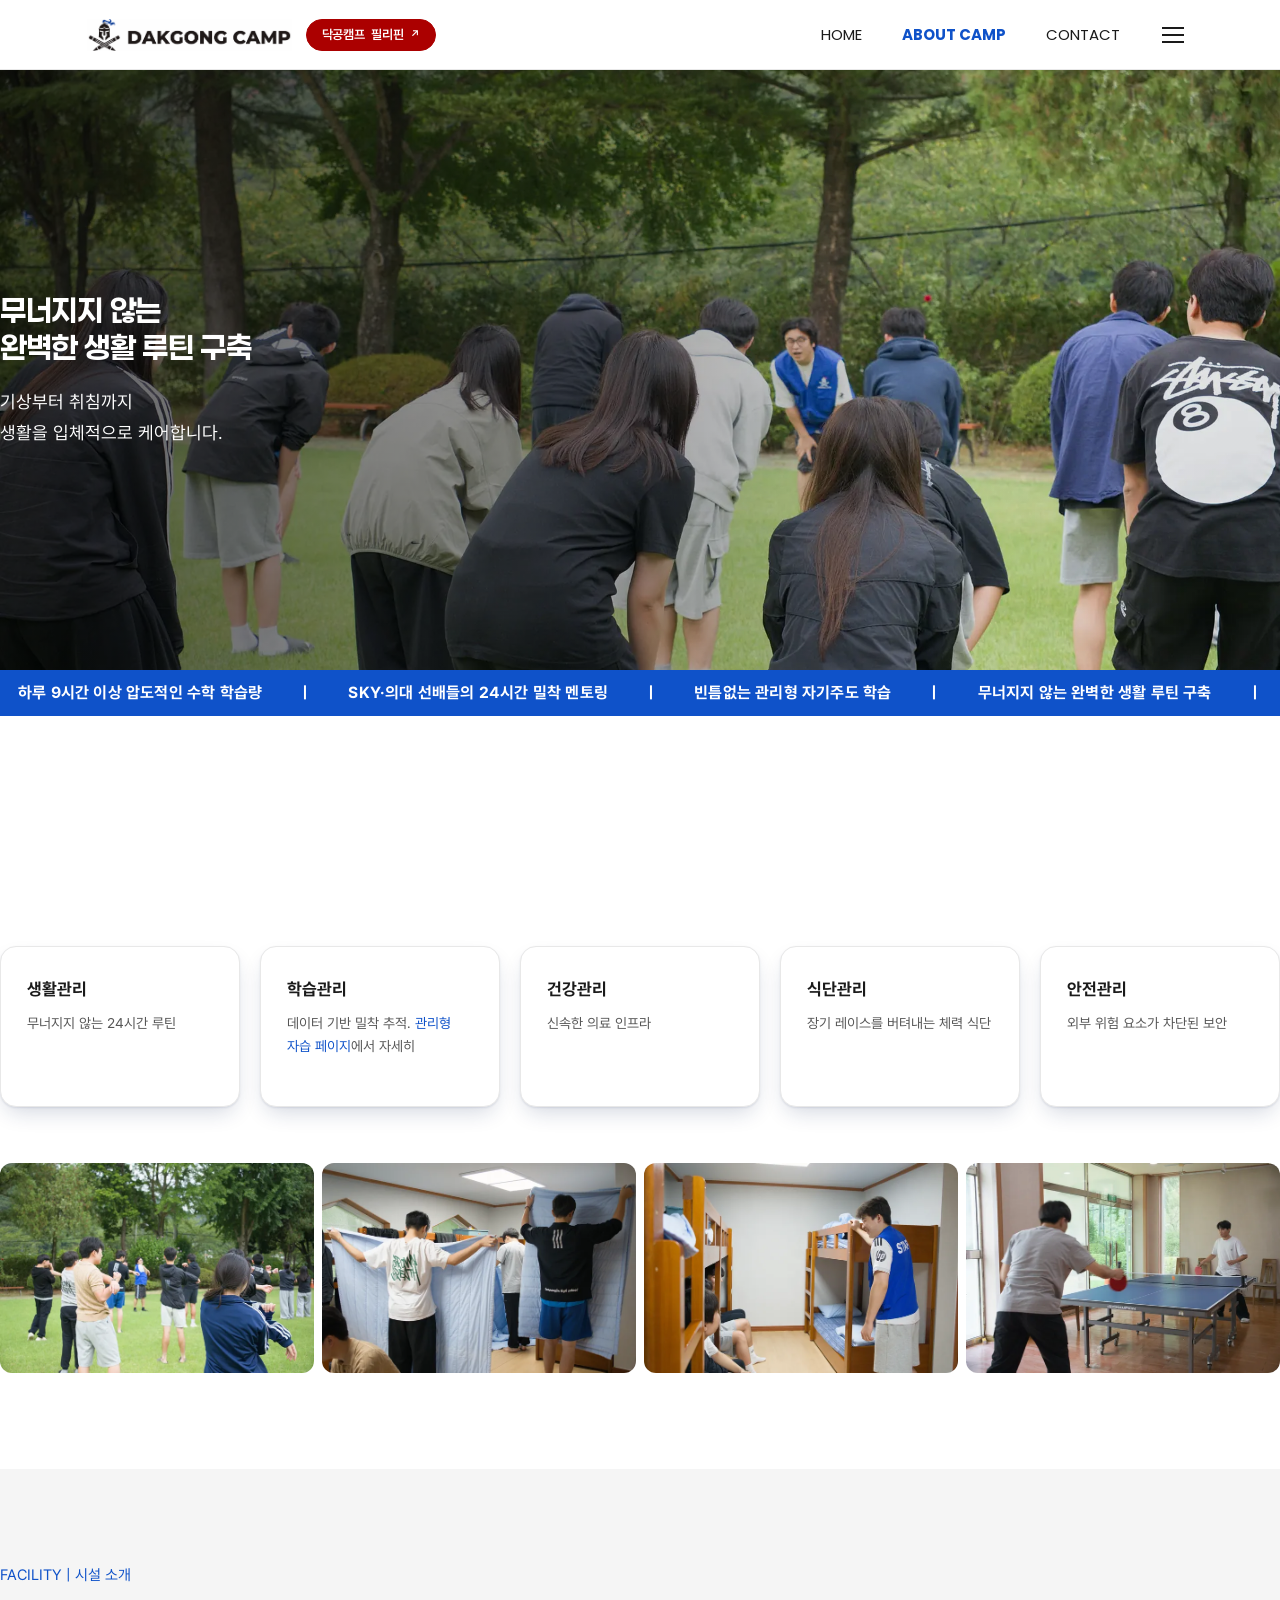
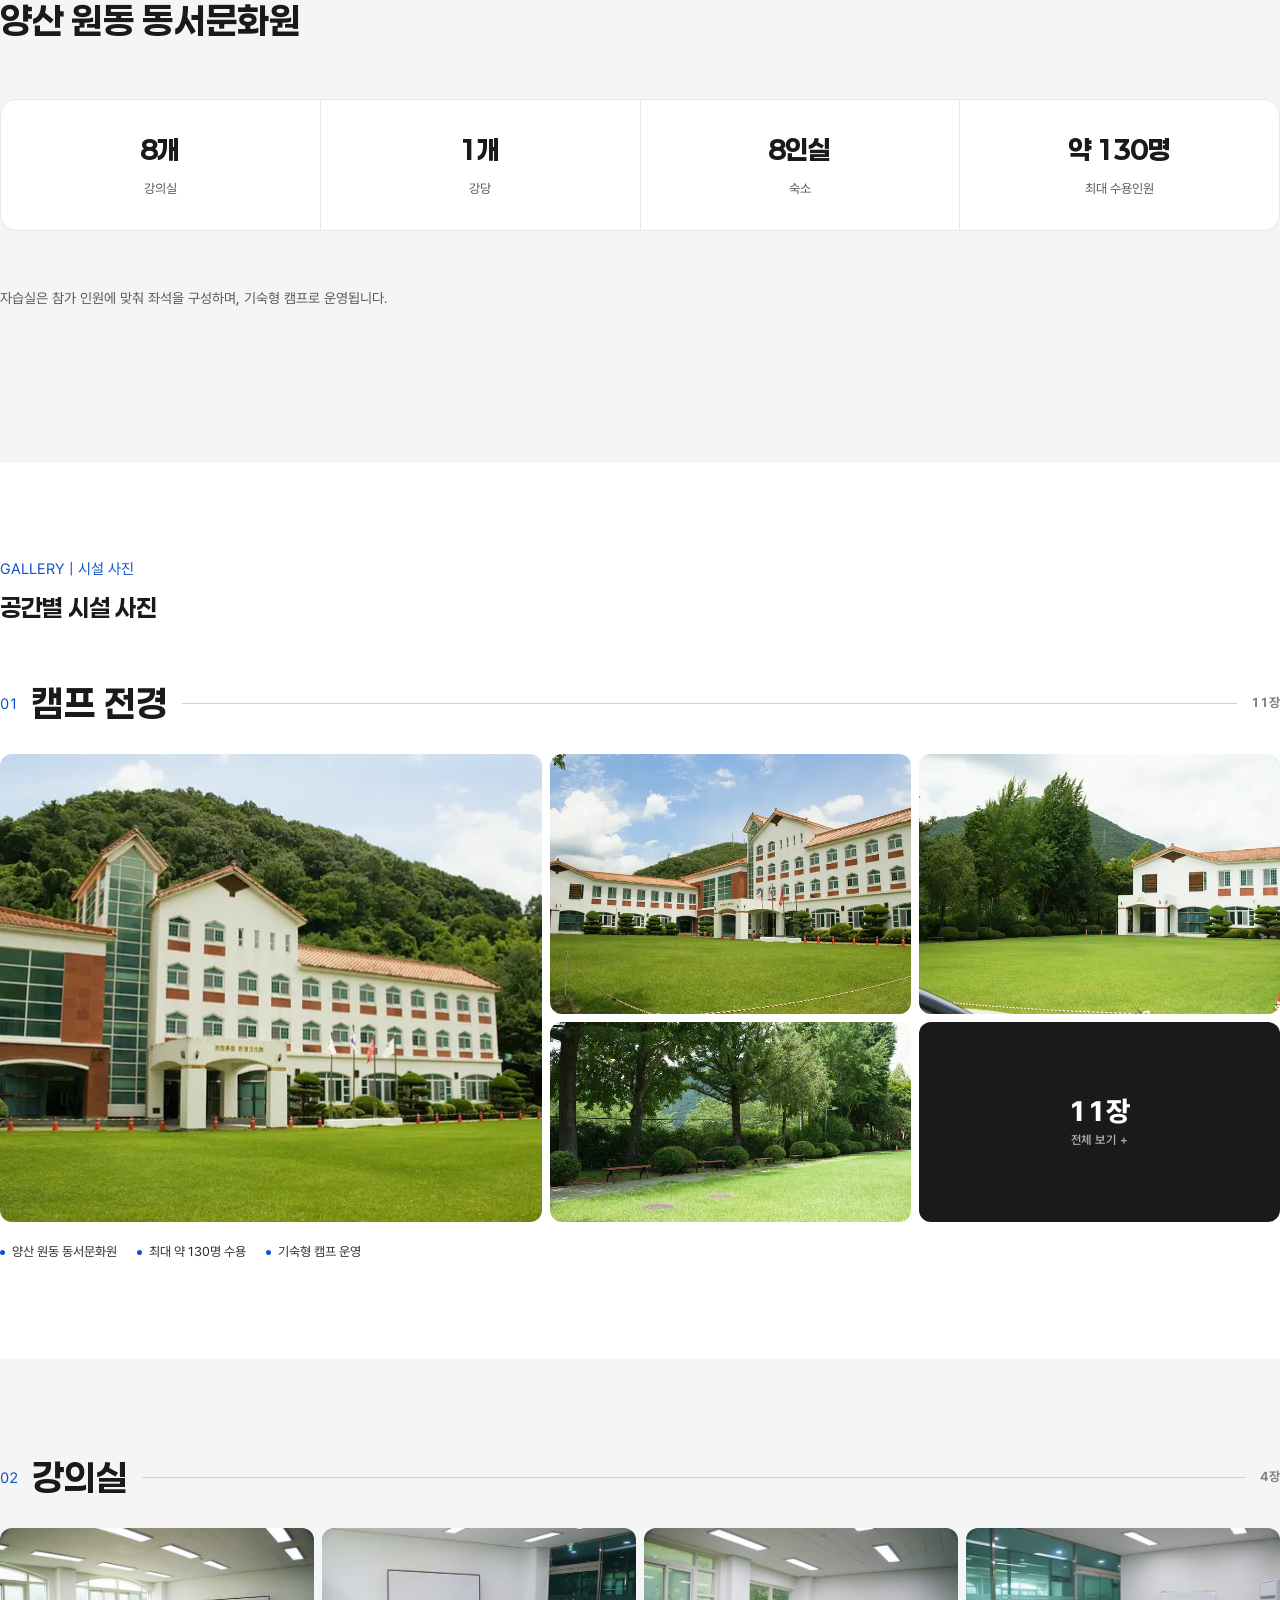
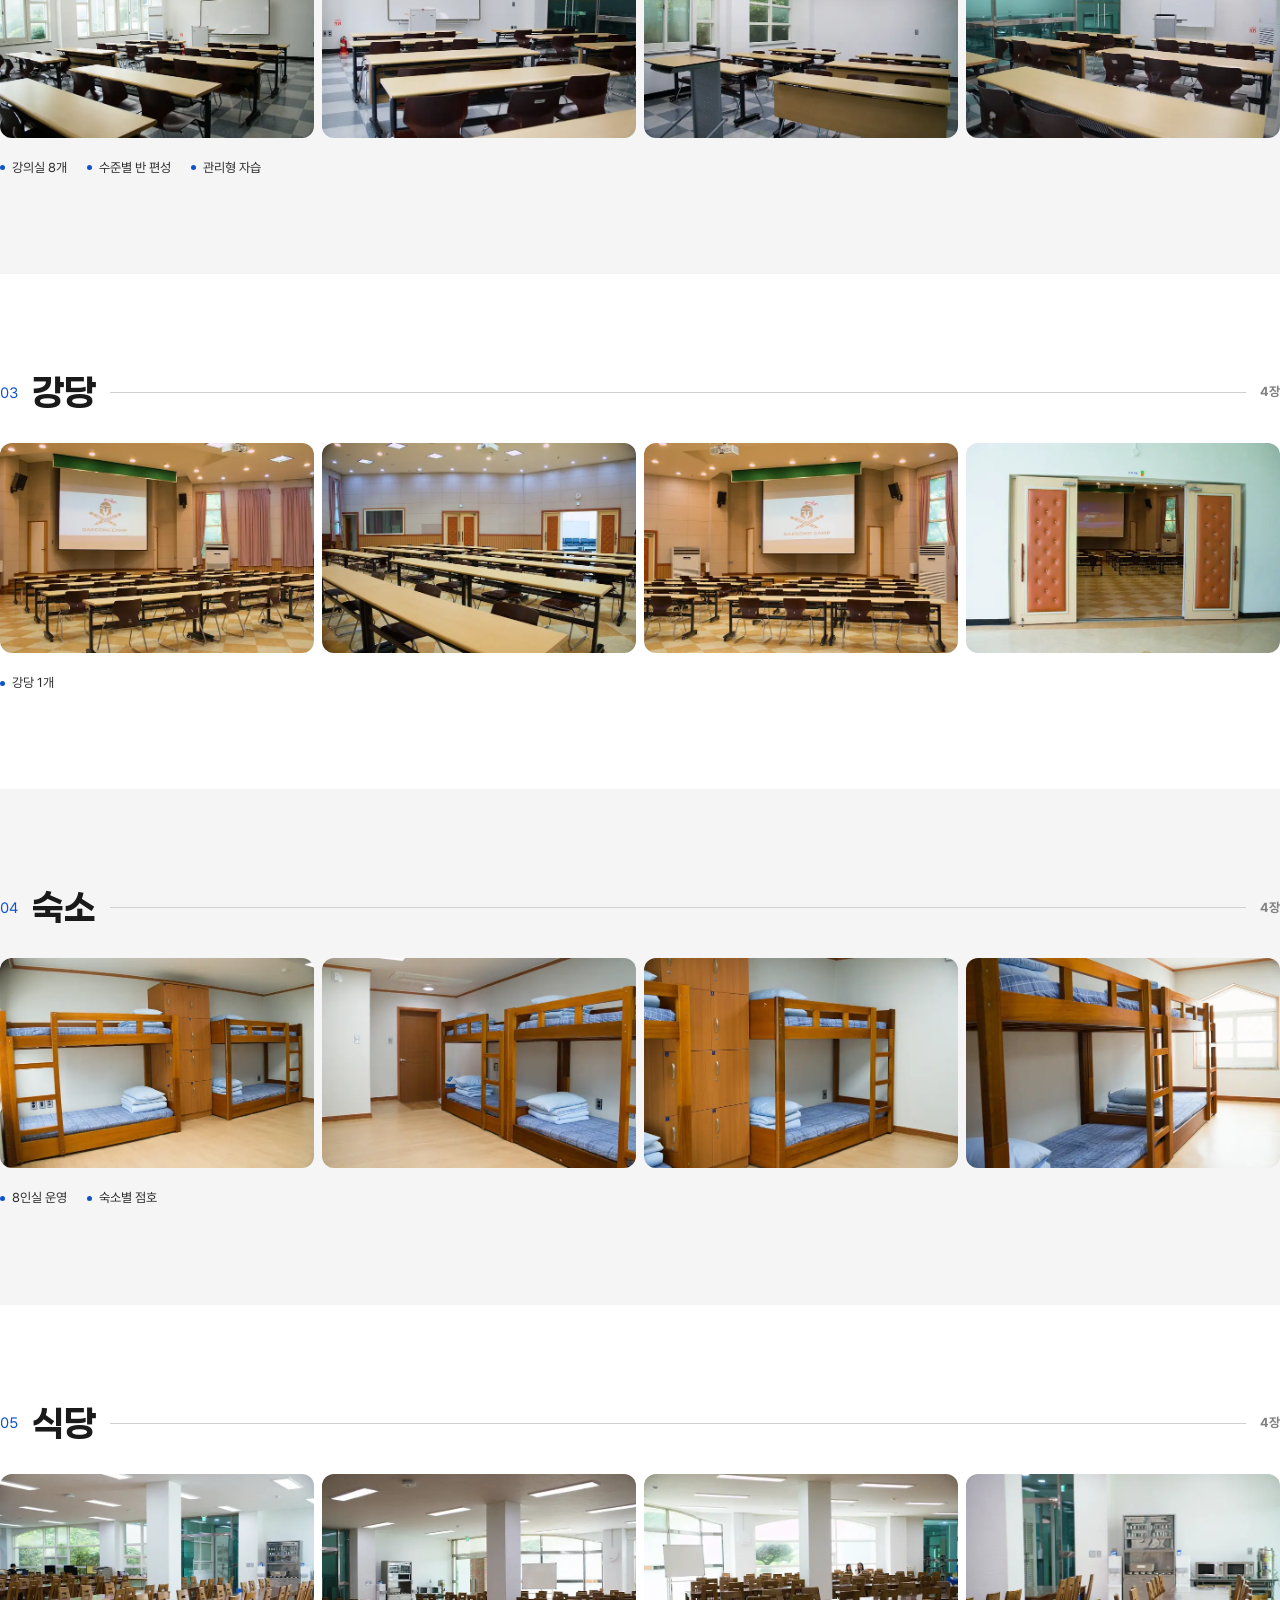
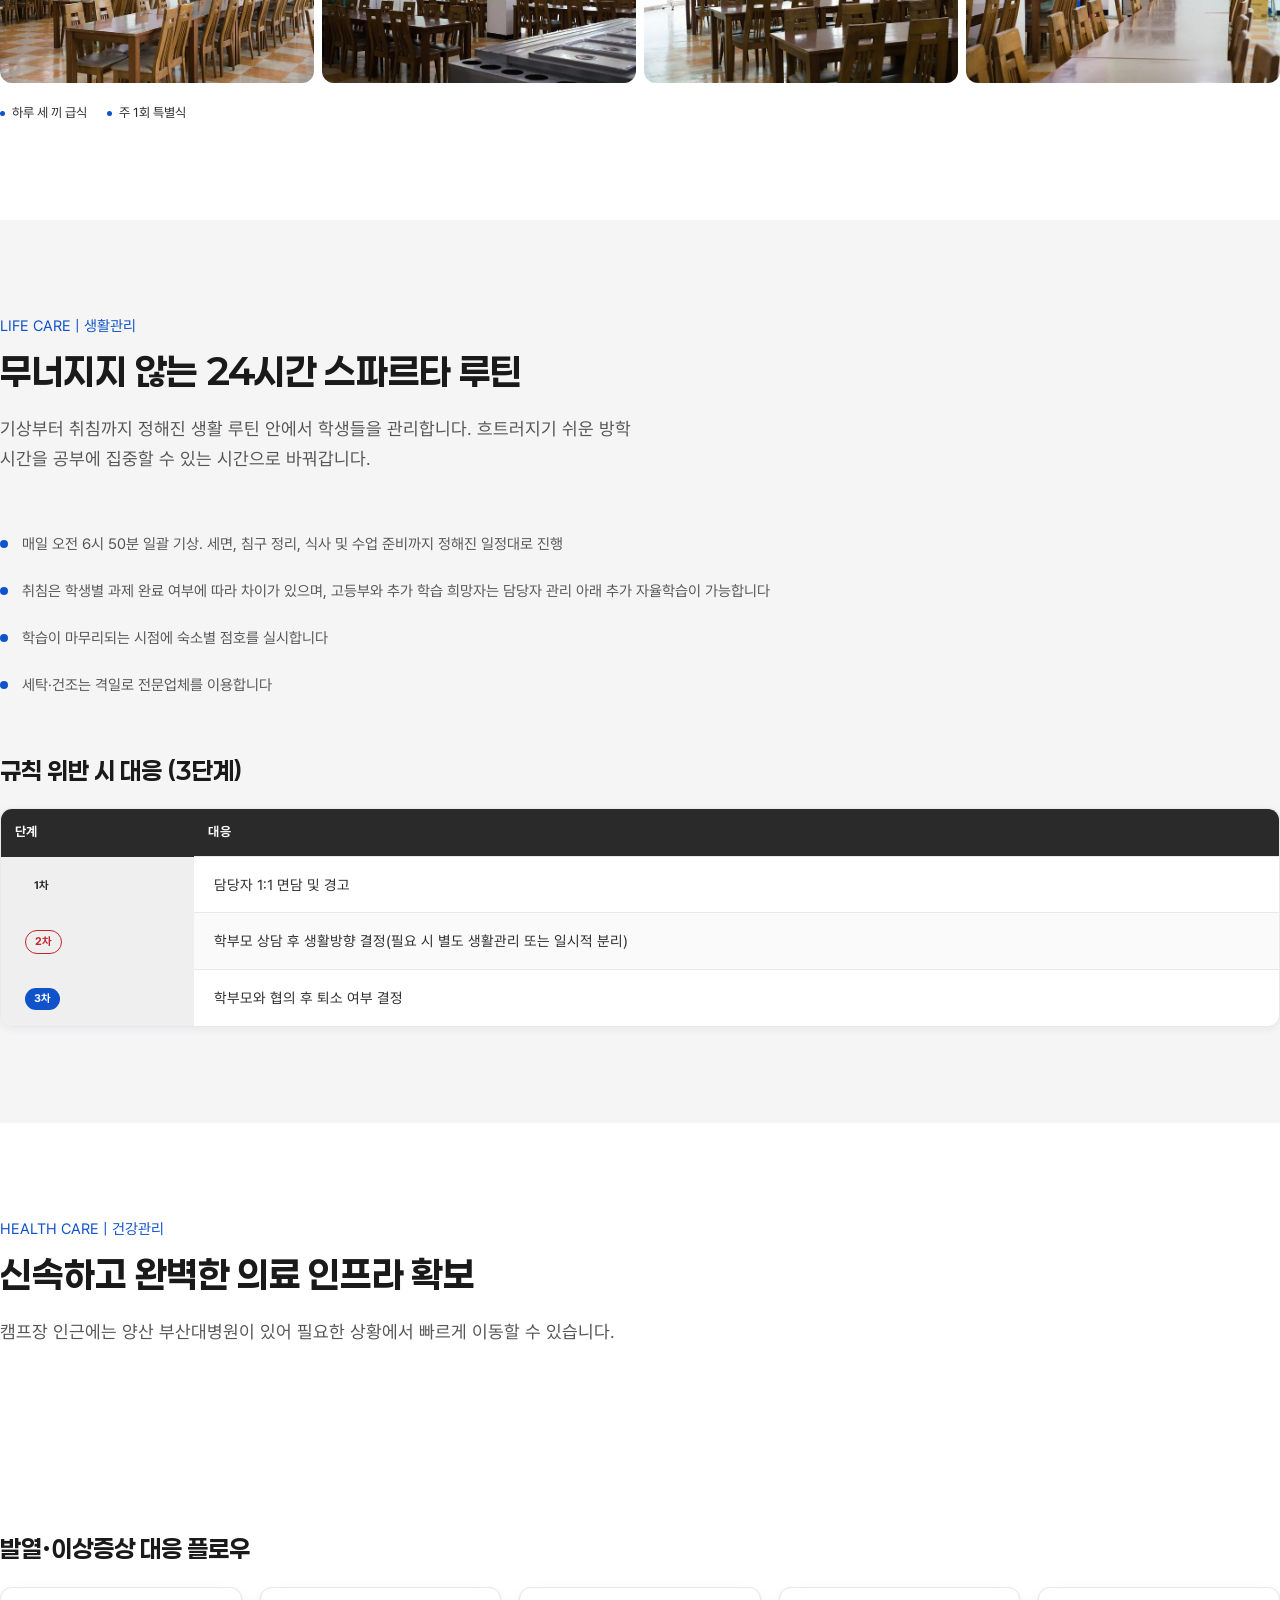
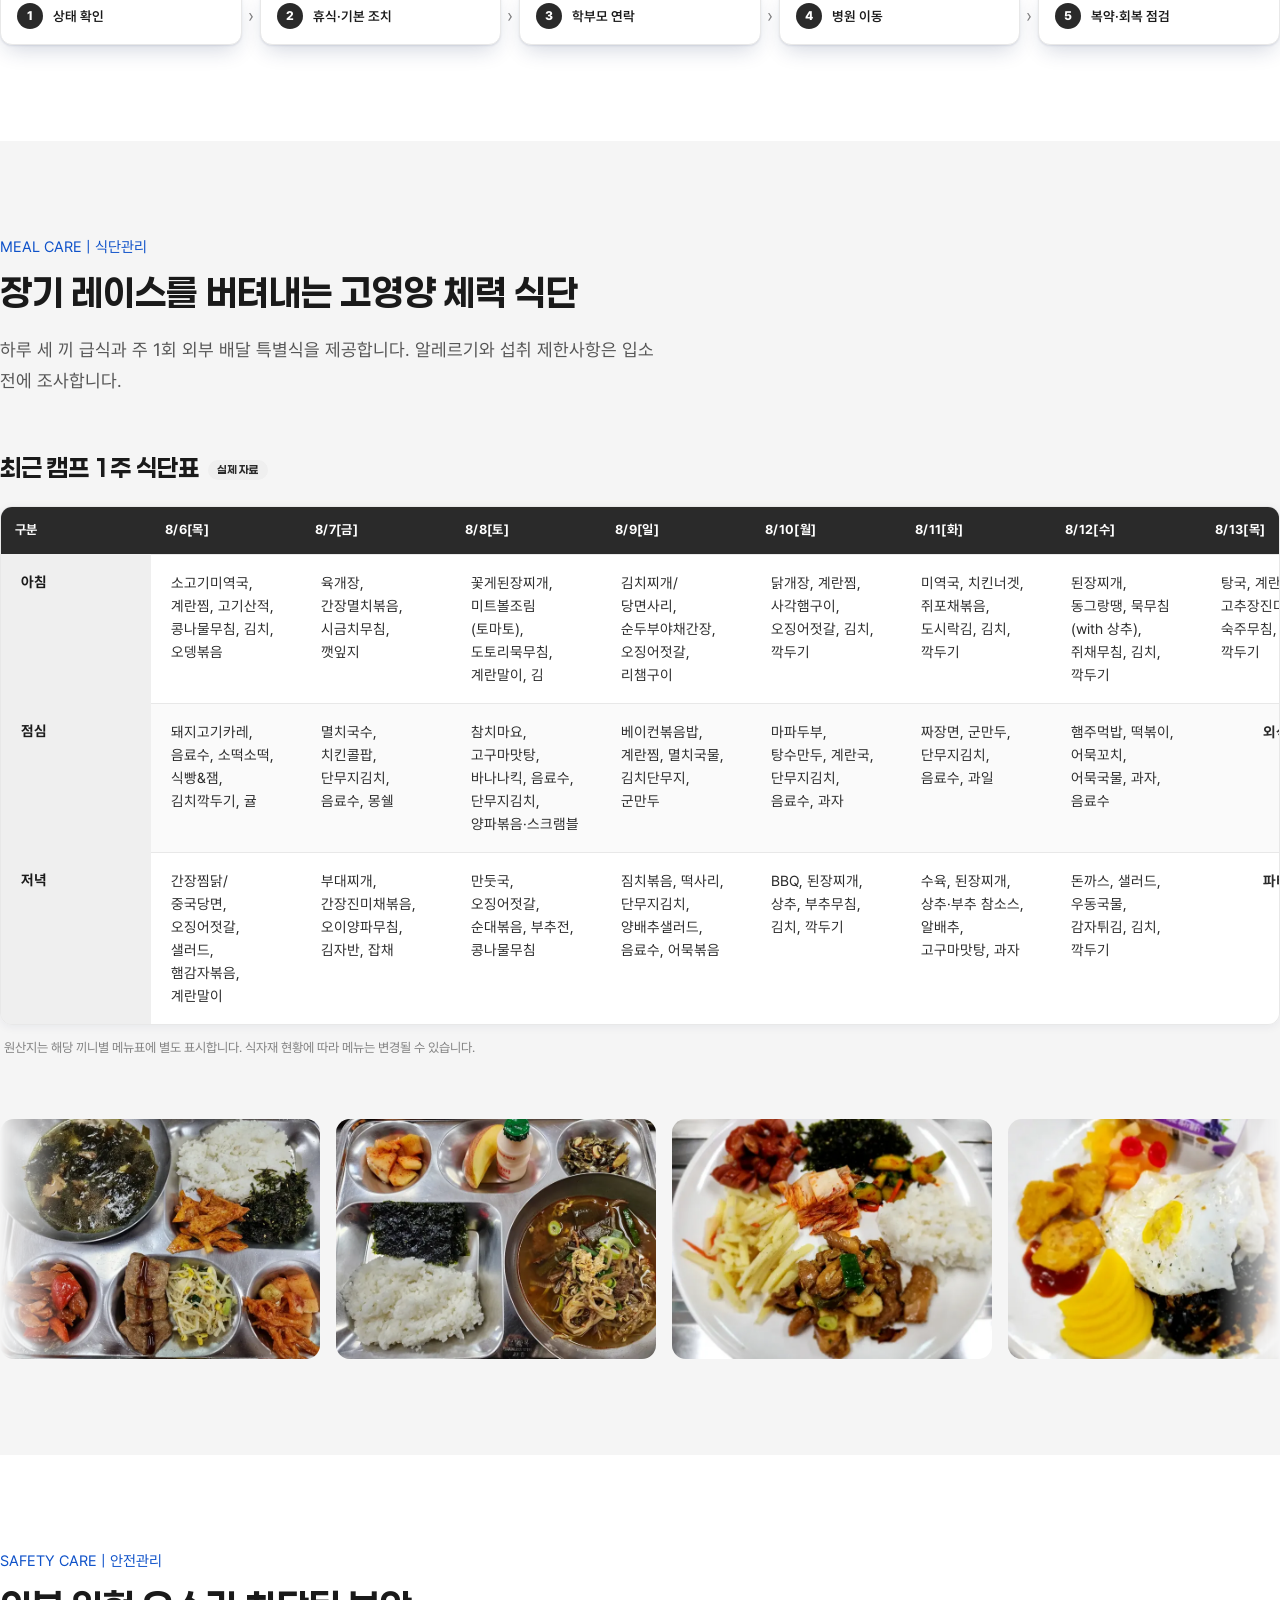
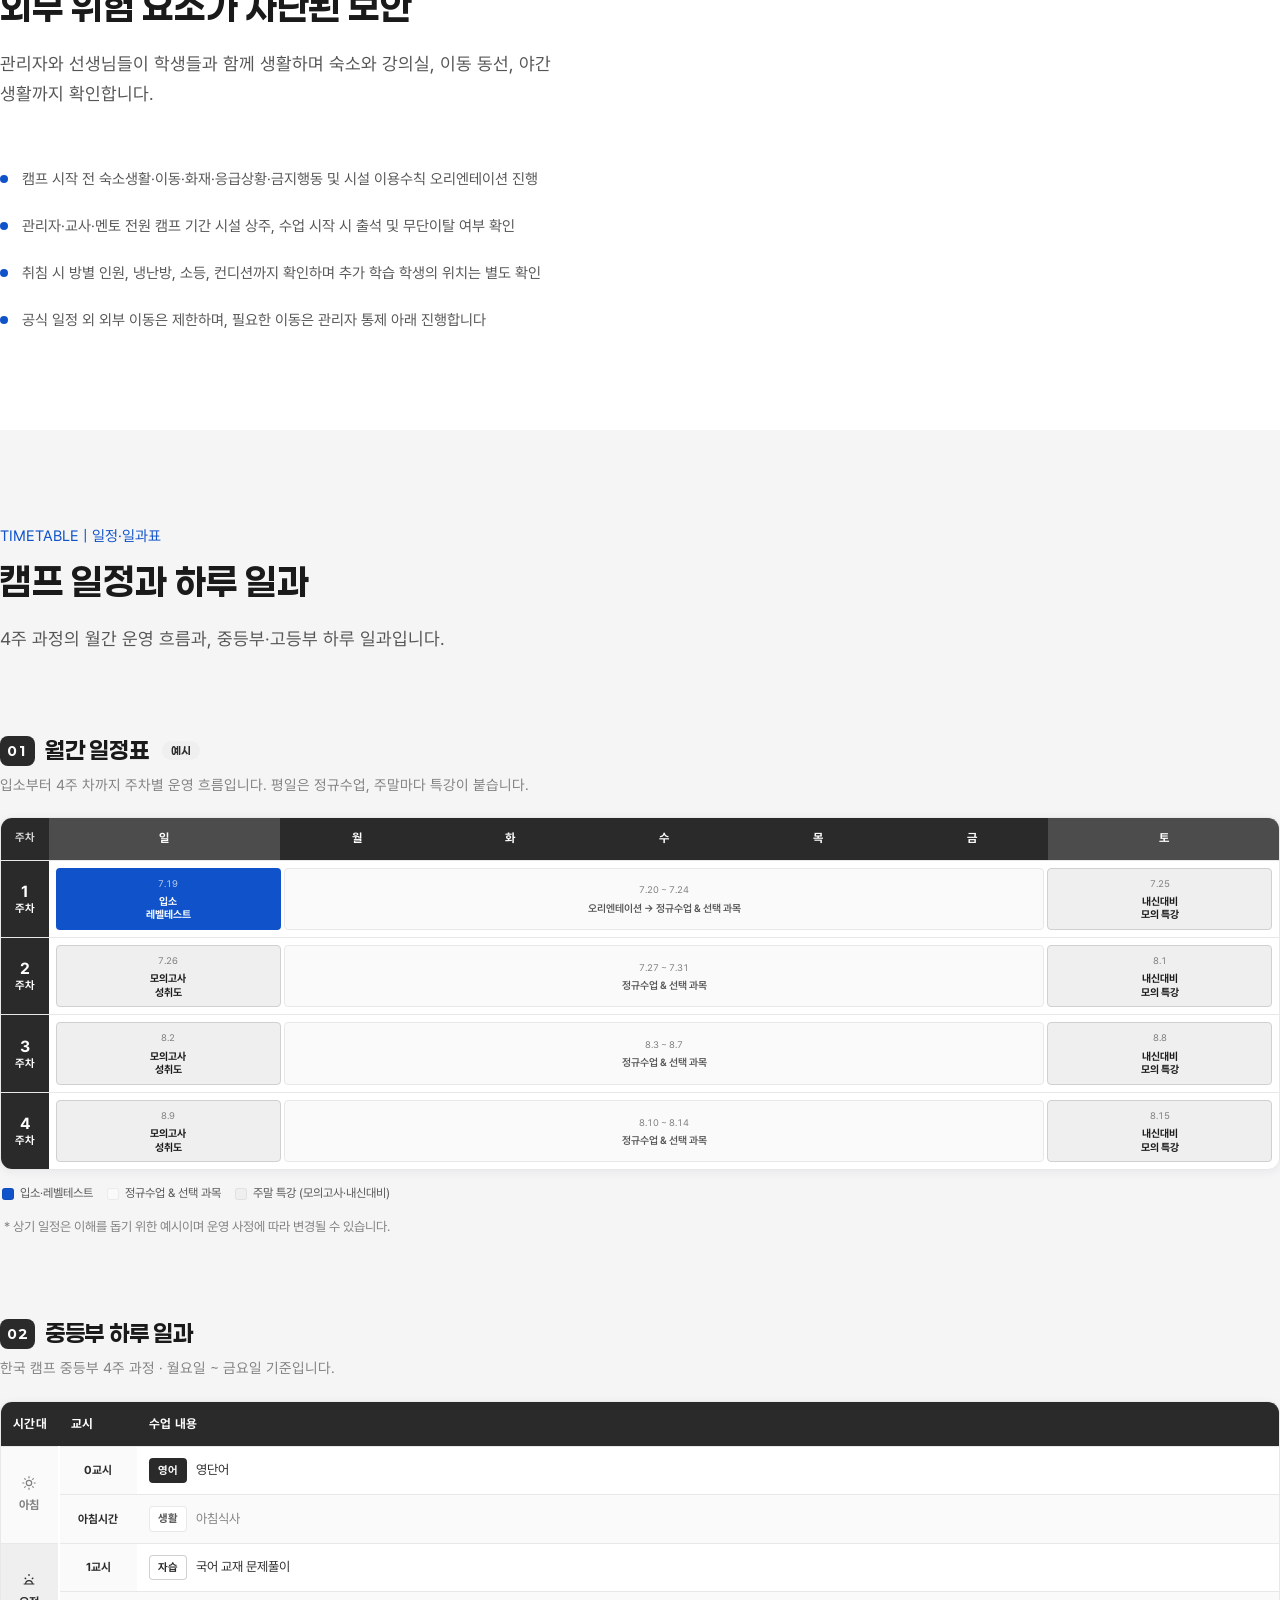
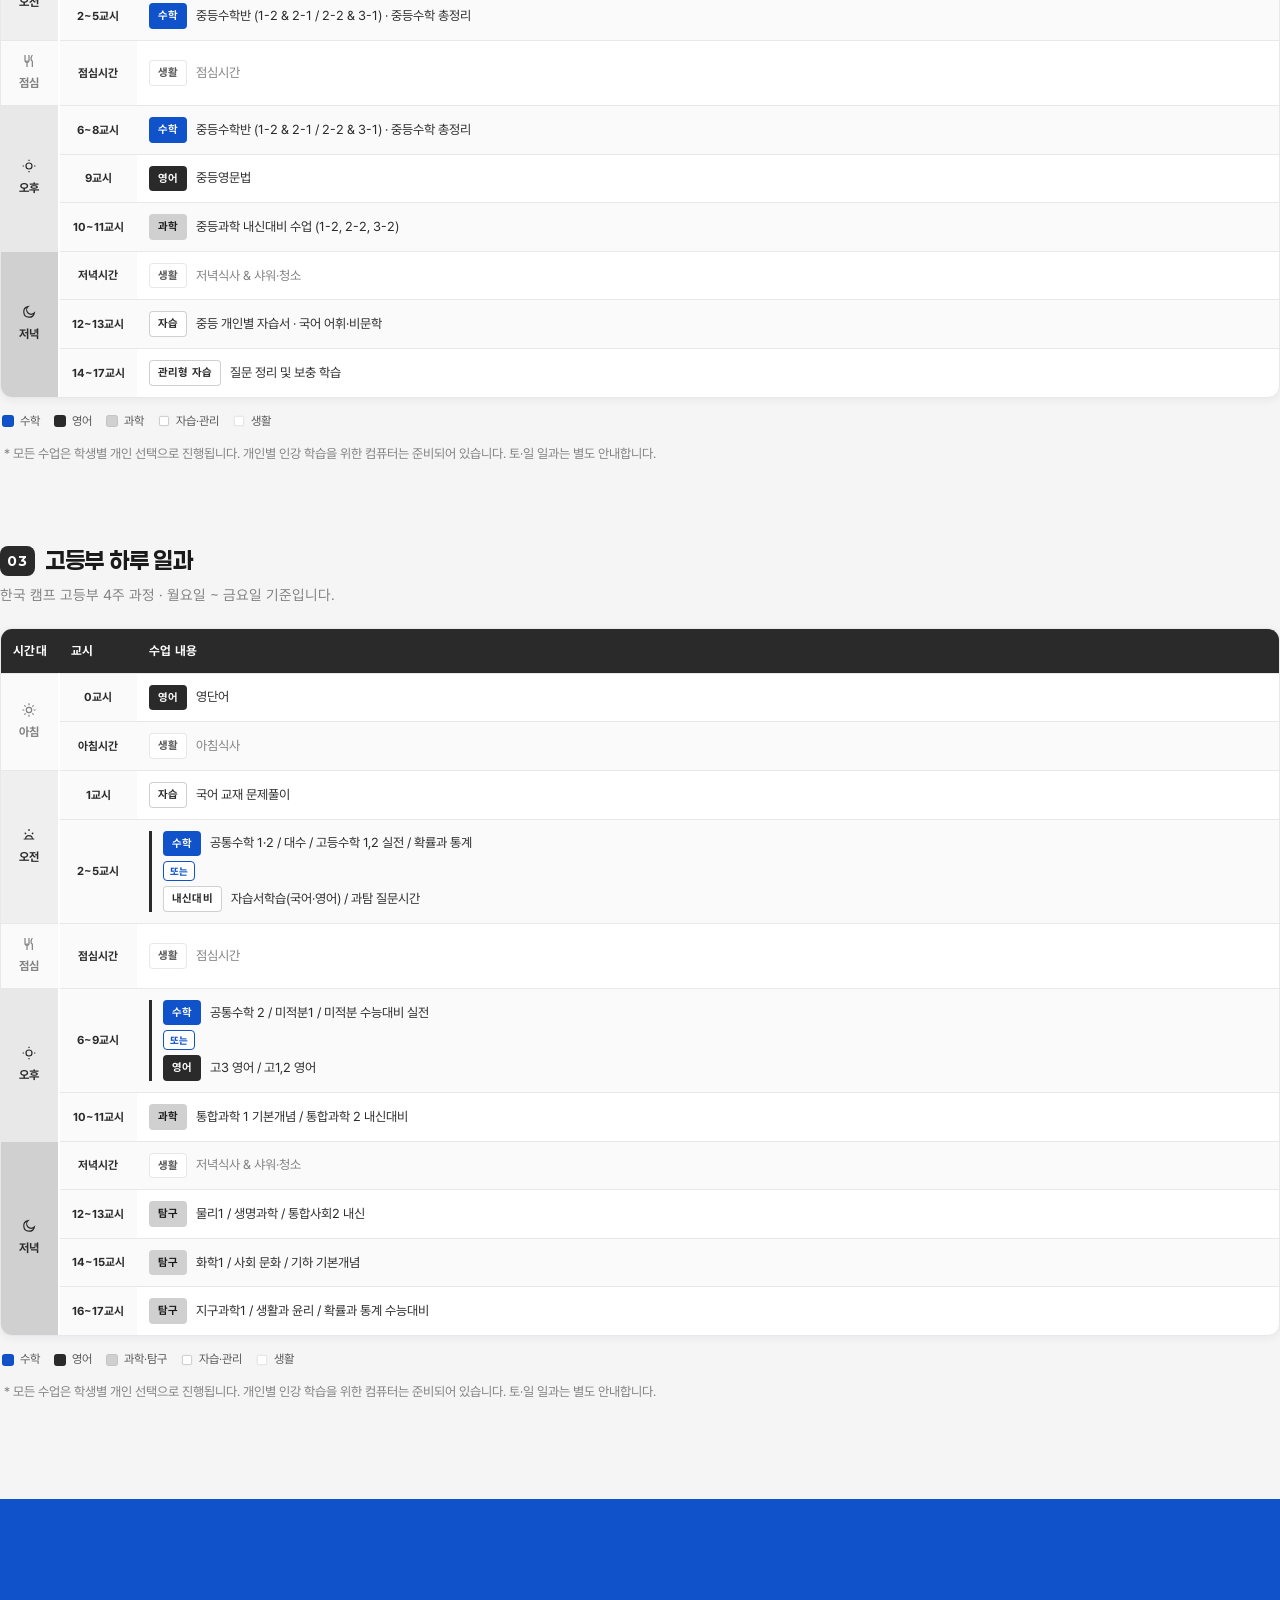
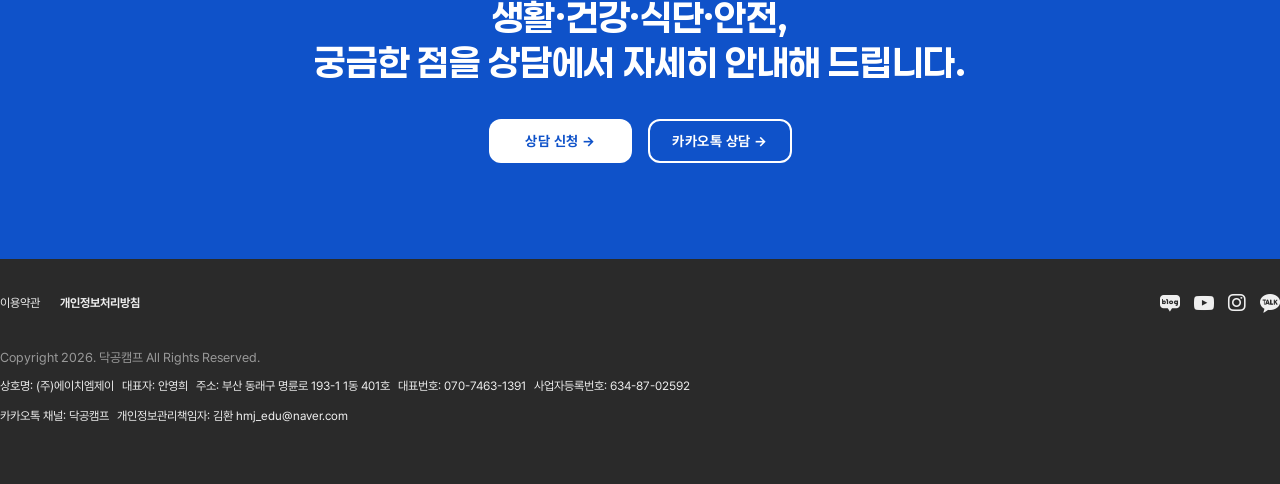
<file: life-care.html>
<!doctype html>
<html lang="ko">
<head>
<meta charset="UTF-8">
<meta name="viewport" content="width=device-width, initial-scale=1">
<title>생활환경 | 닥공캠프 국내 스파르타 캠프</title>
<meta name="description" content="닥공캠프 한국 스파르타 캠프 생활환경 — 토탈케어 5축(생활·학습·건강·식단·안전)과 양산 원동 동서문화원 시설.">

<link rel="preconnect" href="https://fonts.googleapis.com">
<link rel="preconnect" href="https://fonts.gstatic.com" crossorigin>
<link href="https://fonts.googleapis.com/css2?family=Poppins:wght@400;700&display=swap" rel="stylesheet">
<link rel="icon" href="assets/images/favicon.png" sizes="192x192">
<link rel="icon" href="assets/images/favicon-32.png" sizes="32x32">
<link rel="apple-touch-icon" href="assets/images/apple-touch-icon.png">

<!-- 카카오톡·문자·SNS 공유 시 뜨는 카드. 2026-08-25 신설(그전엔 태그가 없어
     크롤러가 가로 로고를 멋대로 잘라 썼다). 필핀 사이트와 같은 구조. -->
<meta property="og:type" content="website">
<meta property="og:site_name" content="닥공캠프 국내 스파르타 캠프">
<meta property="og:locale" content="ko_KR">
<meta property="og:url" content="https://dakgongcamp-korea.com/life-care.html">
<meta property="og:title" content="생활환경 | 닥공캠프 국내 스파르타 캠프">
<meta property="og:description" content="닥공캠프 한국 스파르타 캠프 생활환경 — 토탈케어 5축(생활·학습·건강·식단·안전)과 양산 원동 동서문화원 시설.">
<meta property="og:image" content="https://dakgongcamp-korea.com/assets/images/og-image.png">
<meta property="og:image:width" content="1200">
<meta property="og:image:height" content="630">
<meta name="twitter:card" content="summary_large_image">
<!-- ★2026-08-21 — 히어로 배경은 CSS 안에 있어서 브라우저가 CSS 를 다 받은 뒤에야
     요청한다(실측 988ms). 그 1초가 회장이 본 회색 판이다. 여기서 미리 잡아 준다.
     media 를 걸어 화면 크기에 맞는 한 장만 받는다. -->
<link rel="preload" as="image" media="(min-width: 821px)"
      href="assets/images/hero/dakgong-domestic-hero-life-care-1920.webp">
<link rel="preload" as="image" media="(max-width: 820px)"
      href="assets/images/hero/dakgong-domestic-hero-life-care-1200.webp">
<link rel="stylesheet" href="assets/css/tokens-domestic.css">
<link rel="stylesheet" href="assets/css/_shell.css">
<link rel="stylesheet" href="assets/css/_components.css">
<link rel="stylesheet" href="assets/css/_legacy.css">
<link rel="stylesheet" href="assets/css/page-life-care.css">
</head>
<body class="dk">

<!-- ══════════════════════════════════════════
     공통 헤더 — 6개 페이지 전부 동일 마크업 유지 필수.
     2026-07-26 IA 재편으로 신규 개설(POINT4, 기존 care-system.html 4축+facilities.html 병합).
══════════════════════════════════════════ -->
<header class="site-header" id="site-header">
  <div class="site-header__inner">
    <div class="site-header__left">
      <a class="site-logo" href="index.html" aria-label="닥공캠프 국내 스파르타 캠프 홈으로 이동">
      <img src="assets/images/logo.png" alt="닥공캠프 | 국내 스파르타 캠프" width="180" height="28">
    </a>
      <a class="site-camp-switch" href="https://dakgongcamp.com" target="_blank" rel="noopener" aria-label="닥공캠프 필리핀 사이트로 이동(새 창)"><span>닥공캠프</span><span>필리핀</span><span class="site-camp-switch__arrow" aria-hidden="true">↗</span></a>
    </div>

    <div class="site-header__right">
      <ul class="site-nav-bar" aria-label="주 메뉴(PC)">
        <li><a href="index.html">HOME</a></li>
        <li class="has-sub">
          <a href="curriculum.html">ABOUT CAMP</a>
          <ul class="site-nav-bar__sub">
            <li><a href="curriculum.html">학습 시스템</a></li>
            <li><a href="teachers.html">선생님·멘토</a></li>
            <li><a href="self-study.html">관리형 자습</a></li>
            <li><a href="life-care.html">생활환경</a></li>
            <li><a href="consulting.html">입시 컨설팅</a></li>
          </ul>
        </li>
        <li><a href="contact.html">CONTACT</a></li>
      </ul>

      <nav class="site-nav" id="site-nav" aria-label="전체 메뉴">
        <button class="site-nav__close" id="nav-close" type="button" aria-label="메뉴 닫기"></button>
        <div class="site-nav__logo">
          <a href="index.html" aria-label="닥공캠프 국내 스파르타 캠프 홈으로 이동">
            <img src="assets/images/logo-on-dark.png" alt="닥공캠프 | 국내 스파르타 캠프" width="180" height="28">
          </a>
        </div>
        <ul class="site-nav__list">
          <li><a href="index.html">HOME</a></li>
          <li class="has-sub">
            <a href="curriculum.html">ABOUT CAMP</a>
            <ul class="site-nav__sub">
              <li><a href="curriculum.html">학습 시스템</a></li>
              <li><a href="teachers.html">선생님·멘토</a></li>
              <li><a href="self-study.html">관리형 자습</a></li>
              <li><a href="life-care.html">생활환경</a></li>
              <li><a href="consulting.html">입시 컨설팅</a></li>
            </ul>
          </li>
          <li><a href="contact.html">CONTACT</a></li>
        </ul>
        <div class="site-nav__switch"><a class="site-camp-switch" href="https://dakgongcamp.com" target="_blank" rel="noopener" aria-label="닥공캠프 필리핀 사이트로 이동(새 창)"><span>닥공캠프</span><span>필리핀</span><span class="site-camp-switch__arrow" aria-hidden="true">↗</span></a></div>
      </nav>

      <button class="site-nav__toggle" id="nav-toggle" type="button" aria-expanded="false" aria-controls="site-nav">
        <span class="sr-only">메뉴 열기/닫기</span>
        <span class="site-nav__toggle-bar"></span>
      </button>
    </div>
  </div>
</header>

<!-- ══════════════════════════════════════════
     히어로 — POINT4: 무너지지 않는 완벽한 생활 루틴 구축
══════════════════════════════════════════ -->
<section class="dk-bg-video-section">
  <div class="dk-bg-video-placeholder"></div>
  <div class="dk-bg-video-content">
    <h1>무너지지 않는<br>완벽한 생활 루틴 구축</h1>
    <p class="lead">기상부터 취침까지 <br>생활을 입체적으로 케어합니다.</p>
  </div>
</section>

<div class="dk-idband-wrap">
  <div class="dk-idband-track">
    <span>하루 9시간 이상 압도적인 수학 학습량</span><span>ㅣ</span>
    <span>SKY·의대 선배들의 24시간 밀착 멘토링</span><span>ㅣ</span>
    <span>빈틈없는 관리형 자기주도 학습</span><span>ㅣ</span>
    <span>무너지지 않는 완벽한 생활 루틴 구축</span><span>ㅣ</span>
    <span>국내 1타 대치동 프리미엄 입시 컨설팅</span><span>ㅣ</span>
    <span>하루 9시간 이상 압도적인 수학 학습량</span><span>ㅣ</span>
    <span>SKY·의대 선배들의 24시간 밀착 멘토링</span><span>ㅣ</span>
    <span>빈틈없는 관리형 자기주도 학습</span><span>ㅣ</span>
    <span>무너지지 않는 완벽한 생활 루틴 구축</span><span>ㅣ</span>
    <span>국내 1타 대치동 프리미엄 입시 컨설팅</span><span>ㅣ</span>
  </div>
</div>

<!-- ══════════════════════════════════════════
     토탈케어 개요 — 5축, 학습관리는 관리형자습 페이지로 링크
══════════════════════════════════════════ -->
<section class="dk-sec dk-sec--white">
  <div class="dk-wrap">
    <div class="dk-shead" data-reveal>
      <span class="dk-label">TOTAL CARE | 닥공캠프 관리 시스템</span>
      <h2 class="dk-h2">기상부터 취침까지, 5가지 축으로 케어합니다</h2>
    </div>
    <div class="dk-g5" data-reveal="stagger">
      <div class="dk-card5"><p class="lead">생활관리</p><p class="sub">무너지지 않는 24시간 루틴</p></div>
      <div class="dk-card5"><p class="lead">학습관리</p><p class="sub">데이터 기반 밀착 추적. <a href="self-study.html">관리형 자습 페이지</a>에서 자세히</p></div>
      <div class="dk-card5"><p class="lead">건강관리</p><p class="sub">신속한 의료 인프라</p></div>
      <div class="dk-card5"><p class="lead">식단관리</p><p class="sub">장기 레이스를 버텨내는 체력 식단</p></div>
      <div class="dk-card5"><p class="lead">안전관리</p><p class="sub">외부 위험 요소가 차단된 보안</p></div>
    </div>

    <!-- ★2026-08-21 회장 지시 — 여기 있던 자리표시 3블록(dk-ph-tri · dk-ph-split ·
         dk-ph-band)을 걷어내고 실사진을 넣었다. 소제목 「생활은 이렇게 관리됩니다」도
         그 split 안에 있던 것이라 함께 빠졌다.

         ★2차(같은 날) — 처음엔 폴더에 남은 9장을 다 넣었는데 회장 지적:
         *"중복되는 사진 졸라 많잖아"*. 같은 상황을 여러 장 넣으면 「골고루」가 아니라
         반복으로 읽힌다. 상황당 최소 장수로 줄였다 —
           · 체조 1장  — 히어로(생활1)가 이미 체조다. 그래서 **히어로와 다른 컷**으로 고른다.
                          생활2 는 인물이 크고 앵글이 옆이라 히어로(뒷모습 전체)와 안 겹친다.
           · 숙소 2장  — 「애들 이불 크게 들고 있는 것」 + 「쌤 혼자 서 있는 것」. 회장이 직접 지목.
                          둘은 같은 방이지만 학생의 행동 / 담당자의 확인으로 말하는 게 다르다.
           · 탁구 1장  — 실제로 치고 있는 컷.
         뺀 5장(생활3·4·6·7·12)은 파일도 지웠다. 쓰는 곳 없는 파일은 다음 사람이 헷갈린다.

         ★4장이라 배열이 「가로 4칸 3:2」로 바뀌었다. 이 페이지 시설 갤러리가 이미
         「나누는 근거는 취향이 아니라 사진 장수」로 그렇게 정리돼 있다(page-life-care.css
         「배열」절). 4장짜리 구역 4개와 같은 얼굴이 되고, 칸이 원본과 같은 3:2 라 안 잘린다. -->
    <div class="page-life-care-mos" data-reveal>
      <div class="m"><img src="assets/images/life/dakgong-domestic-life-02-700.webp" srcset="assets/images/life/dakgong-domestic-life-02-700.webp 700w, assets/images/life/dakgong-domestic-life-02-1400.webp 1400w" sizes="(max-width: 768px) 47vw, (max-width: 1279px) 23vw, 314px" width="1400" height="934" loading="lazy" decoding="async" alt="잔디 마당에서 팔을 앞으로 뻗어 체조하는 학생들"></div>
      <div class="m"><img src="assets/images/life/dakgong-domestic-life-05-700.webp" srcset="assets/images/life/dakgong-domestic-life-05-700.webp 700w, assets/images/life/dakgong-domestic-life-05-1400.webp 1400w" sizes="(max-width: 768px) 47vw, (max-width: 1279px) 23vw, 314px" width="1400" height="934" loading="lazy" decoding="async" alt="숙소에서 이불을 크게 펼쳐 든 학생들"></div>
      <div class="m"><img src="assets/images/life/dakgong-domestic-life-10-700.webp" srcset="assets/images/life/dakgong-domestic-life-10-700.webp 700w, assets/images/life/dakgong-domestic-life-10-1400.webp 1400w" sizes="(max-width: 768px) 47vw, (max-width: 1279px) 23vw, 314px" width="1400" height="934" loading="lazy" decoding="async" alt="조끼를 입은 스태프가 2층 침대가 놓인 숙소를 둘러보는 모습"></div>
      <div class="m"><img src="assets/images/life/dakgong-domestic-life-11-700.webp" srcset="assets/images/life/dakgong-domestic-life-11-700.webp 700w, assets/images/life/dakgong-domestic-life-11-1400.webp 1400w" sizes="(max-width: 768px) 47vw, (max-width: 1279px) 23vw, 314px" width="1400" height="934" loading="lazy" decoding="async" alt="휴게 공간에서 탁구를 치는 두 학생"></div>
    </div>
  </div>
</section>
<!-- ══════════════════════════════════════════
     시설 소개 — 장소·형태 + 규모 + 사진 갤러리
══════════════════════════════════════════ -->
<section class="dk-sec" style="background: var(--dk-surface-card);">
  <div class="dk-wrap">
    <div class="dk-shead" data-reveal>
      <span class="dk-label">FACILITY | 시설 소개</span>
      <h2 class="dk-h2">양산 원동 동서문화원</h2>
    </div>

    <div class="dk-g4 page-life-care-mb">
      <div class="dk-stat4"><div class="v">8개</div><div class="k">강의실</div></div>
      <div class="dk-stat4"><div class="v">1개</div><div class="k">강당</div></div>
      <div class="dk-stat4"><div class="v">8인실</div><div class="k">숙소</div></div>
      <div class="dk-stat4"><div class="v">약 130명</div><div class="k">최대 수용인원</div></div>
    </div>

    <p class="dk-plain-note page-life-care-mb">자습실은 참가 인원에 맞춰 좌석을 구성하며, 기숙형 캠프로 운영됩니다.</p>
  </div>
</section>

<!-- ══════════════════════════════════════════
     GALLERY | 시설 사진 — 필핀 시설 페이지 01~05 골격 이식 (2026-08-03 회장 지시)
     ★2026-08-21 실사진 27장 삽입. 벤토에 앞 4장이 보이고, 나머지는 확대창에서 넘긴다.
     각 구역의 전체 목록은 .fac 안 <script type="application/json"> 에 있다(gallery.js 가 읽는다).
══════════════════════════════════════════ -->
<section class="dk-sec page-life-care-gal">
  <div class="dk-wrap">
    <div class="dk-shead" data-reveal>
      <span class="dk-label">GALLERY | 시설 사진</span>
      <h3 class="page-life-care-h3">공간별 시설 사진</h3>
    </div>
    <div class="fac p0" data-name="캠프 전경" data-total="11" data-reveal>
      <div class="hd"><span class="no">01</span><span class="nm">캠프 전경</span><i class="rule"></i><span class="cnt">11장</span></div>
      <div class="bento">
        <div class="b bm" data-i="0" role="button" tabindex="0"><img src="assets/images/facility/dakgong-domestic-campus-08-700.webp" srcset="assets/images/facility/dakgong-domestic-campus-08-700.webp 700w, assets/images/facility/dakgong-domestic-campus-08-1400.webp 1400w" sizes="(max-width: 900px) 96vw, 43vw" width="1400" height="935" loading="lazy" decoding="async" alt="숲을 등지고 잔디 마당 앞에 선 캠프 건물 전경"></div>
        <div class="b b1" data-i="1" role="button" tabindex="0"><img src="assets/images/facility/dakgong-domestic-campus-06-700.webp" srcset="assets/images/facility/dakgong-domestic-campus-06-700.webp 700w, assets/images/facility/dakgong-domestic-campus-06-1400.webp 1400w" sizes="(max-width: 900px) 48vw, 29vw" width="1400" height="935" loading="lazy" decoding="async" alt="잔디 마당 너머로 보이는 캠프 건물"></div>
        <div class="b b2" data-i="2" role="button" tabindex="0"><img src="assets/images/facility/dakgong-domestic-campus-07-700.webp" srcset="assets/images/facility/dakgong-domestic-campus-07-700.webp 700w, assets/images/facility/dakgong-domestic-campus-07-1400.webp 1400w" sizes="(max-width: 900px) 48vw, 29vw" width="1400" height="935" loading="lazy" decoding="async" alt="산을 배경으로 잔디 마당 건너편에 선 캠프 건물"></div>
        <div class="b b3" data-i="3" role="button" tabindex="0"><img src="assets/images/facility/dakgong-domestic-campus-05-700.webp" srcset="assets/images/facility/dakgong-domestic-campus-05-700.webp 700w, assets/images/facility/dakgong-domestic-campus-05-1400.webp 1400w" sizes="(max-width: 900px) 48vw, 29vw" width="1400" height="935" loading="lazy" decoding="async" alt="나무 그늘과 벤치가 놓인 잔디 마당"></div>
        <button class="more" type="button" data-i="0"><span class="c">11장</span><span class="l">전체 보기 +</span></button>
        <script type="application/json" class="fac-photos">[{"src": "assets/images/facility/dakgong-domestic-campus-08-1400.webp", "alt": "숲을 등지고 잔디 마당 앞에 선 캠프 건물 전경"}, {"src": "assets/images/facility/dakgong-domestic-campus-06-1400.webp", "alt": "잔디 마당 너머로 보이는 캠프 건물"}, {"src": "assets/images/facility/dakgong-domestic-campus-07-1400.webp", "alt": "산을 배경으로 잔디 마당 건너편에 선 캠프 건물"}, {"src": "assets/images/facility/dakgong-domestic-campus-05-1400.webp", "alt": "나무 그늘과 벤치가 놓인 잔디 마당"}, {"src": "assets/images/facility/dakgong-domestic-campus-09-1400.webp", "alt": "잔디 마당과 정원수, 뒤편의 숲"}, {"src": "assets/images/facility/dakgong-domestic-campus-10-1400.webp", "alt": "액자와 원형 소파가 놓인 건물 로비"}, {"src": "assets/images/facility/dakgong-domestic-campus-03-1400.webp", "alt": "대형 화면과 대기 의자가 놓인 홀"}, {"src": "assets/images/facility/dakgong-domestic-campus-04-1400.webp", "alt": "통유리 너머로 바깥이 보이는 복도"}, {"src": "assets/images/facility/dakgong-domestic-campus-01-1400.webp", "alt": "유리문이 늘어선 건물 복도"}, {"src": "assets/images/facility/dakgong-domestic-campus-02-1400.webp", "alt": "객실 문이 이어지는 건물 복도"}, {"src": "assets/images/facility/dakgong-domestic-campus-11-1400.webp", "alt": "조끼를 입은 스태프가 여러 화면의 CCTV 를 확인하는 모습"}]</script>
      </div>
      <div class="bul"><span>양산 원동 동서문화원</span><span>최대 약 130명 수용</span><span>기숙형 캠프 운영</span></div>
    </div>
  </div>
</section>
<section class="dk-sec page-life-care-gal page-life-care-gal--alt">
  <div class="dk-wrap">
    <div class="fac p2" data-name="강의실" data-total="4" data-reveal>
      <div class="hd"><span class="no">02</span><span class="nm">강의실</span><i class="rule"></i><span class="cnt">4장</span></div>
      <div class="bento bento--4">
        <div class="b bm" data-i="0" role="button" tabindex="0"><img src="assets/images/facility/dakgong-domestic-classroom-02-700.webp" srcset="assets/images/facility/dakgong-domestic-classroom-02-700.webp 700w, assets/images/facility/dakgong-domestic-classroom-02-1400.webp 1400w" sizes="(max-width: 900px) 96vw, 43vw" width="1400" height="935" loading="lazy" decoding="async" alt="책상이 줄지어 놓인 강의실"></div>
        <div class="b b1" data-i="1" role="button" tabindex="0"><img src="assets/images/facility/dakgong-domestic-classroom-01-700.webp" srcset="assets/images/facility/dakgong-domestic-classroom-01-700.webp 700w, assets/images/facility/dakgong-domestic-classroom-01-1400.webp 1400w" sizes="(max-width: 900px) 48vw, 29vw" width="1400" height="935" loading="lazy" decoding="async" alt="화이트보드와 책상이 놓인 강의실"></div>
        <div class="b b2" data-i="2" role="button" tabindex="0"><img src="assets/images/facility/dakgong-domestic-classroom-03-700.webp" srcset="assets/images/facility/dakgong-domestic-classroom-03-700.webp 700w, assets/images/facility/dakgong-domestic-classroom-03-1400.webp 1400w" sizes="(max-width: 900px) 48vw, 29vw" width="1400" height="935" loading="lazy" decoding="async" alt="창가 쪽 채광이 드는 강의실"></div>
        <div class="b b3" data-i="3" role="button" tabindex="0"><img src="assets/images/facility/dakgong-domestic-classroom-04-700.webp" srcset="assets/images/facility/dakgong-domestic-classroom-04-700.webp 700w, assets/images/facility/dakgong-domestic-classroom-04-1400.webp 1400w" sizes="(max-width: 900px) 48vw, 29vw" width="1400" height="935" loading="lazy" decoding="async" alt="교실 뒤편에서 본 강의실"></div>
        <script type="application/json" class="fac-photos">[{"src": "assets/images/facility/dakgong-domestic-classroom-02-1400.webp", "alt": "책상이 줄지어 놓인 강의실"}, {"src": "assets/images/facility/dakgong-domestic-classroom-01-1400.webp", "alt": "화이트보드와 책상이 놓인 강의실"}, {"src": "assets/images/facility/dakgong-domestic-classroom-03-1400.webp", "alt": "창가 쪽 채광이 드는 강의실"}, {"src": "assets/images/facility/dakgong-domestic-classroom-04-1400.webp", "alt": "교실 뒤편에서 본 강의실"}]</script>
      </div>
      <div class="bul"><span>강의실 8개</span><span>수준별 반 편성</span><span>관리형 자습</span></div>
    </div>
  </div>
</section>
<section class="dk-sec page-life-care-gal">
  <div class="dk-wrap">
    <div class="fac p3" data-name="강당" data-total="4" data-reveal>
      <div class="hd"><span class="no">03</span><span class="nm">강당</span><i class="rule"></i><span class="cnt">4장</span></div>
      <div class="bento bento--4">
        <div class="b bm" data-i="0" role="button" tabindex="0"><img src="assets/images/facility/dakgong-domestic-auditorium-02-700.webp" srcset="assets/images/facility/dakgong-domestic-auditorium-02-700.webp 700w, assets/images/facility/dakgong-domestic-auditorium-02-1400.webp 1400w" sizes="(max-width: 900px) 96vw, 43vw" width="1400" height="935" loading="lazy" decoding="async" alt="닥공캠프 로고가 띄워진 강당 스크린과 좌석"></div>
        <div class="b b1" data-i="1" role="button" tabindex="0"><img src="assets/images/facility/dakgong-domestic-auditorium-03-700.webp" srcset="assets/images/facility/dakgong-domestic-auditorium-03-700.webp 700w, assets/images/facility/dakgong-domestic-auditorium-03-1400.webp 1400w" sizes="(max-width: 900px) 48vw, 29vw" width="1400" height="935" loading="lazy" decoding="async" alt="긴 책상이 줄지어 놓인 강당"></div>
        <div class="b b2" data-i="2" role="button" tabindex="0"><img src="assets/images/facility/dakgong-domestic-auditorium-04-700.webp" srcset="assets/images/facility/dakgong-domestic-auditorium-04-700.webp 700w, assets/images/facility/dakgong-domestic-auditorium-04-1400.webp 1400w" sizes="(max-width: 900px) 48vw, 29vw" width="1400" height="935" loading="lazy" decoding="async" alt="스크린을 향해 놓인 강당 좌석"></div>
        <div class="b b3" data-i="3" role="button" tabindex="0"><img src="assets/images/facility/dakgong-domestic-auditorium-01-700.webp" srcset="assets/images/facility/dakgong-domestic-auditorium-01-700.webp 700w, assets/images/facility/dakgong-domestic-auditorium-01-1400.webp 1400w" sizes="(max-width: 900px) 48vw, 29vw" width="1400" height="935" loading="lazy" decoding="async" alt="열린 문 너머로 보이는 강당 입구"></div>
        <script type="application/json" class="fac-photos">[{"src": "assets/images/facility/dakgong-domestic-auditorium-02-1400.webp", "alt": "닥공캠프 로고가 띄워진 강당 스크린과 좌석"}, {"src": "assets/images/facility/dakgong-domestic-auditorium-03-1400.webp", "alt": "긴 책상이 줄지어 놓인 강당"}, {"src": "assets/images/facility/dakgong-domestic-auditorium-04-1400.webp", "alt": "스크린을 향해 놓인 강당 좌석"}, {"src": "assets/images/facility/dakgong-domestic-auditorium-01-1400.webp", "alt": "열린 문 너머로 보이는 강당 입구"}]</script>
      </div>
      <div class="bul"><span>강당 1개</span></div>
    </div>
  </div>
</section>
<section class="dk-sec page-life-care-gal page-life-care-gal--alt">
  <div class="dk-wrap">
    <div class="fac p4" data-name="숙소" data-total="4" data-reveal>
      <div class="hd"><span class="no">04</span><span class="nm">숙소</span><i class="rule"></i><span class="cnt">4장</span></div>
      <div class="bento bento--4">
        <div class="b bm" data-i="0" role="button" tabindex="0"><img src="assets/images/facility/dakgong-domestic-dormitory-01-700.webp" srcset="assets/images/facility/dakgong-domestic-dormitory-01-700.webp 700w, assets/images/facility/dakgong-domestic-dormitory-01-1400.webp 1400w" sizes="(max-width: 900px) 96vw, 43vw" width="1400" height="935" loading="lazy" decoding="async" alt="2층 침대와 옷장이 놓인 숙소"></div>
        <div class="b b1" data-i="1" role="button" tabindex="0"><img src="assets/images/facility/dakgong-domestic-dormitory-02-700.webp" srcset="assets/images/facility/dakgong-domestic-dormitory-02-700.webp 700w, assets/images/facility/dakgong-domestic-dormitory-02-1400.webp 1400w" sizes="(max-width: 900px) 48vw, 29vw" width="1400" height="935" loading="lazy" decoding="async" alt="침구가 정리된 2층 침대 숙소"></div>
        <div class="b b2" data-i="2" role="button" tabindex="0"><img src="assets/images/facility/dakgong-domestic-dormitory-03-700.webp" srcset="assets/images/facility/dakgong-domestic-dormitory-03-700.webp 700w, assets/images/facility/dakgong-domestic-dormitory-03-1400.webp 1400w" sizes="(max-width: 900px) 48vw, 29vw" width="1400" height="935" loading="lazy" decoding="async" alt="사물함과 2층 침대가 놓인 숙소"></div>
        <div class="b b3" data-i="3" role="button" tabindex="0"><img src="assets/images/facility/dakgong-domestic-dormitory-04-700.webp" srcset="assets/images/facility/dakgong-domestic-dormitory-04-700.webp 700w, assets/images/facility/dakgong-domestic-dormitory-04-1400.webp 1400w" sizes="(max-width: 900px) 48vw, 29vw" width="1400" height="935" loading="lazy" decoding="async" alt="창가 쪽 2층 침대가 놓인 숙소"></div>
        <script type="application/json" class="fac-photos">[{"src": "assets/images/facility/dakgong-domestic-dormitory-01-1400.webp", "alt": "2층 침대와 옷장이 놓인 숙소"}, {"src": "assets/images/facility/dakgong-domestic-dormitory-02-1400.webp", "alt": "침구가 정리된 2층 침대 숙소"}, {"src": "assets/images/facility/dakgong-domestic-dormitory-03-1400.webp", "alt": "사물함과 2층 침대가 놓인 숙소"}, {"src": "assets/images/facility/dakgong-domestic-dormitory-04-1400.webp", "alt": "창가 쪽 2층 침대가 놓인 숙소"}]</script>
      </div>
      <div class="bul"><span>8인실 운영</span><span>숙소별 점호</span></div>
    </div>
  </div>
</section>
<section class="dk-sec page-life-care-gal">
  <div class="dk-wrap">
    <div class="fac p2" data-name="식당" data-total="4" data-reveal>
      <div class="hd"><span class="no">05</span><span class="nm">식당</span><i class="rule"></i><span class="cnt">4장</span></div>
      <div class="bento bento--4">
        <div class="b bm" data-i="0" role="button" tabindex="0"><img src="assets/images/facility/dakgong-domestic-dining-01-700.webp" srcset="assets/images/facility/dakgong-domestic-dining-01-700.webp 700w, assets/images/facility/dakgong-domestic-dining-01-1400.webp 1400w" sizes="(max-width: 900px) 96vw, 43vw" width="1400" height="935" loading="lazy" decoding="async" alt="나무 식탁이 줄지어 놓인 식당"></div>
        <div class="b b1" data-i="1" role="button" tabindex="0"><img src="assets/images/facility/dakgong-domestic-dining-03-700.webp" srcset="assets/images/facility/dakgong-domestic-dining-03-700.webp 700w, assets/images/facility/dakgong-domestic-dining-03-1400.webp 1400w" sizes="(max-width: 900px) 48vw, 29vw" width="1400" height="935" loading="lazy" decoding="async" alt="배식대가 놓인 식당"></div>
        <div class="b b2" data-i="2" role="button" tabindex="0"><img src="assets/images/facility/dakgong-domestic-dining-04-700.webp" srcset="assets/images/facility/dakgong-domestic-dining-04-700.webp 700w, assets/images/facility/dakgong-domestic-dining-04-1400.webp 1400w" sizes="(max-width: 900px) 48vw, 29vw" width="1400" height="935" loading="lazy" decoding="async" alt="기둥 사이로 식탁이 이어지는 식당"></div>
        <div class="b b3" data-i="3" role="button" tabindex="0"><img src="assets/images/facility/dakgong-domestic-dining-02-700.webp" srcset="assets/images/facility/dakgong-domestic-dining-02-700.webp 700w, assets/images/facility/dakgong-domestic-dining-02-1400.webp 1400w" sizes="(max-width: 900px) 48vw, 29vw" width="1400" height="935" loading="lazy" decoding="async" alt="배식 설비가 있는 식당 안쪽"></div>
        <script type="application/json" class="fac-photos">[{"src": "assets/images/facility/dakgong-domestic-dining-01-1400.webp", "alt": "나무 식탁이 줄지어 놓인 식당"}, {"src": "assets/images/facility/dakgong-domestic-dining-03-1400.webp", "alt": "배식대가 놓인 식당"}, {"src": "assets/images/facility/dakgong-domestic-dining-04-1400.webp", "alt": "기둥 사이로 식탁이 이어지는 식당"}, {"src": "assets/images/facility/dakgong-domestic-dining-02-1400.webp", "alt": "배식 설비가 있는 식당 안쪽"}]</script>
      </div>
      <div class="bul"><span>하루 세 끼 급식</span><span>주 1회 특별식</span></div>
    </div>
  </div>
</section>


<!-- ══════════════════════════════════════════
     생활관리 + 규칙위반 3단계
══════════════════════════════════════════ -->
<section class="dk-sec" style="background: var(--dk-surface-card);">
  <div class="dk-wrap">
    <div class="dk-shead" data-reveal>
      <span class="dk-label">LIFE CARE | 생활관리</span>
      <h2 class="dk-h2">무너지지 않는 24시간 스파르타 루틴</h2>
      <p class="lead">기상부터 취침까지 정해진 생활 루틴 안에서 학생들을 관리합니다. 흐트러지기 쉬운 방학 시간을 공부에 집중할 수 있는 시간으로 바꿔갑니다.</p>
    </div>
    <ul class="dk-checklist" data-reveal="stagger">
      <li>매일 오전 6시 50분 일괄 기상. 세면, 침구 정리, 식사 및 수업 준비까지 정해진 일정대로 진행</li>
      <li>취침은 학생별 과제 완료 여부에 따라 차이가 있으며, 고등부와 추가 학습 희망자는 담당자 관리 아래 추가 자율학습이 가능합니다</li>
      <li>학습이 마무리되는 시점에 숙소별 점호를 실시합니다</li>
      <li>세탁·건조는 격일로 전문업체를 이용합니다</li>
    </ul>

    <h3 class="page-life-care-h3 page-life-care-h3--gap">규칙 위반 시 대응 (3단계)</h3>
    <div class="dk-table-wrap">
      <table class="dk-table">
        <thead><tr><th>단계</th><th>대응</th></tr></thead>
        <tbody>
          <tr><th><span class="dk-badge dk-badge--s1">1차</span></th><td>담당자 1:1 면담 및 경고</td></tr>
          <tr><th><span class="dk-badge dk-badge--s2">2차</span></th><td>학부모 상담 후 생활방향 결정(필요 시 별도 생활관리 또는 일시적 분리)</td></tr>
          <tr><th><span class="dk-badge dk-badge--s3">3차</span></th><td>학부모와 협의 후 퇴소 여부 결정</td></tr>
        </tbody>
      </table>
    </div>
  </div>
</section>

<!-- ══════════════════════════════════════════
     건강관리 — 위생수칙 + 발열대응 플로우
══════════════════════════════════════════ -->
<section class="dk-sec dk-sec--white">
  <div class="dk-wrap">
    <div class="dk-shead" data-reveal>
      <span class="dk-label">HEALTH CARE | 건강관리</span>
      <h2 class="dk-h2">신속하고 완벽한 의료 인프라 확보</h2>
      <p class="lead">캠프장 인근에는 양산 부산대병원이 있어 필요한 상황에서 빠르게 이동할 수 있습니다.</p>
    </div>
    <ul class="dk-checklist" data-reveal="stagger">
      <li>입소 후 초기 3일간 전원 마스크 착용, 매 식사 전 손 소독, 매주 주방 집기 끓는 물 소독, 주 1회 시설 대청소</li>
      <li>개인 영양제 및 복용약은 복용 알림 체크리스트로 관리</li>
    </ul>

    <h3 class="page-life-care-h3 page-life-care-h3--gap">발열·이상증상 대응 플로우</h3>
    <div class="dk-steps" data-reveal="stagger">
      <div class="dk-step"><span class="dk-step-num">1</span><p>상태 확인</p></div>
      <div class="dk-step-arrow">›</div>
      <div class="dk-step"><span class="dk-step-num">2</span><p>휴식·기본 조치</p></div>
      <div class="dk-step-arrow">›</div>
      <div class="dk-step"><span class="dk-step-num">3</span><p>학부모 연락</p></div>
      <div class="dk-step-arrow">›</div>
      <div class="dk-step"><span class="dk-step-num">4</span><p>병원 이동</p></div>
      <div class="dk-step-arrow">›</div>
      <div class="dk-step"><span class="dk-step-num">5</span><p>복약·회복 점검</p></div>
    </div>
  </div>
</section>

<!-- ══════════════════════════════════════════
     식단관리 — 실제 1주 식단표 반영
══════════════════════════════════════════ -->
<section class="dk-sec" style="background: var(--dk-surface-card);">
  <div class="dk-wrap">
    <div class="dk-shead" data-reveal>
      <span class="dk-label">MEAL CARE | 식단관리</span>
      <h2 class="dk-h2">장기 레이스를 버텨내는 고영양 체력 식단</h2>
      <p class="lead">하루 세 끼 급식과 주 1회 외부 배달 특별식을 제공합니다. 알레르기와 섭취 제한사항은 입소 전에 조사합니다.</p>
    </div>

    <h3 class="page-life-care-h3">최근 캠프 1주 식단표 <span class="dk-badge">실제 자료</span></h3>
    <div class="dk-table-wrap">
      <table class="dk-table dk-table--menu">
        <thead>
          <tr><th>구분</th><th>8/6[목]</th><th>8/7[금]</th><th>8/8[토]</th><th>8/9[일]</th><th>8/10[월]</th><th>8/11[화]</th><th>8/12[수]</th><th>8/13[목]</th></tr>
        </thead>
        <tbody>
          <tr>
            <th>아침</th>
            <td>소고기미역국, 계란찜, 고기산적, 콩나물무침, 김치, 오뎅볶음</td>
            <td>육개장, 간장멸치볶음, 시금치무침, 깻잎지</td>
            <td>꽃게된장찌개, 미트볼조림(토마토), 도토리묵무침, 계란말이, 김</td>
            <td>김치찌개/당면사리, 순두부야채간장, 오징어젓갈, 리챔구이</td>
            <td>닭개장, 계란찜, 사각햄구이, 오징어젓갈, 김치, 깍두기</td>
            <td>미역국, 치킨너겟, 쥐포채볶음, 도시락김, 김치, 깍두기</td>
            <td>된장찌개, 동그랑땡, 묵무침(with 상추), 쥐채무침, 김치, 깍두기</td>
            <td>탕국, 계란장조림, 고추장진미, 숙주무침, 김치, 깍두기</td>
          </tr>
          <tr>
            <th>점심</th>
            <td>돼지고기카레, 음료수, 소떡소떡, 식빵&amp;잼, 김치깍두기, 귤</td>
            <td>멸치국수, 치킨콜팝, 단무지김치, 음료수, 몽쉘</td>
            <td>참치마요, 고구마맛탕, 바나나킥, 음료수, 단무지김치, 양파볶음·스크램블</td>
            <td>베이컨볶음밥, 계란찜, 멸치국물, 김치단무지, 군만두</td>
            <td>마파두부, 탕수만두, 계란국, 단무지김치, 음료수, 과자</td>
            <td>짜장면, 군만두, 단무지김치, 음료수, 과일</td>
            <td>햄주먹밥, 떡볶이, 어묵꼬치, 어묵국물, 과자, 음료수</td>
            <td colspan="1" style="text-align:center; font-weight:700;">외식</td>
          </tr>
          <tr>
            <th>저녁</th>
            <td>간장찜닭/중국당면, 오징어젓갈, 샐러드, 햄감자볶음, 계란말이</td>
            <td>부대찌개, 간장진미채볶음, 오이양파무침, 김자반, 잡채</td>
            <td>만둣국, 오징어젓갈, 순대볶음, 부추전, 콩나물무침</td>
            <td>짐치볶음, 떡사리, 단무지김치, 양배추샐러드, 음료수, 어묵볶음</td>
            <td>BBQ, 된장찌개, 상추, 부추무침, 김치, 깍두기</td>
            <td>수육, 된장찌개, 상추·부추 참소스, 알배추, 고구마맛탕, 과자</td>
            <td>돈까스, 샐러드, 우동국물, 감자튀김, 김치, 깍두기</td>
            <td colspan="1" style="text-align:center; font-weight:700;">파티</td>
          </tr>
        </tbody>
      </table>
    </div>
    <p class="dk-table-note">원산지는 해당 끼니별 메뉴표에 별도 표시합니다. 식자재 현황에 따라 메뉴는 변경될 수 있습니다.</p>
    <!-- ★2026-08-21 회장 지시 — 「식사 사진은 아직 없어 추후 촬영분으로 채울 예정」
         안내를 빼고, 닥공 필핀 캠프 사이트의 식단 자동 슬라이드를 코드·사진 그대로
         가져왔다(출처: clients/dakgong/imweb/facility.imweb.FINAL.html).
         클래스 이름(.dk-mn-*)도 원본 그대로 둔다 — 국내 사이트에 같은 이름이 없다.
         원본은 사진을 jsdelivr CDN 에서 부르는데, 이 사이트는 자산을 전부 품고 있어
         로컬 사본(assets/images/meal/)으로 바꿨다. 사진 자체는 같은 파일이다.
         ⚠️ 이 13장은 **필핀 캠프 식단** 사진이다. 바로 위 식단표는 국내캠프 실제
            자료라, 귀속이 갈린다는 점은 회장께 따로 보고했다. -->
    <div class="dk-mn-marquee" data-reveal>
      <div class="dk-mn-track"><img src="assets/images/meal/dakgong-meal-01.webp" alt="닥공캠프 식단 1"><img src="assets/images/meal/dakgong-meal-02.webp" alt="닥공캠프 식단 2"><img src="assets/images/meal/dakgong-meal-03.webp" alt="닥공캠프 식단 3"><img src="assets/images/meal/dakgong-meal-04.webp" alt="닥공캠프 식단 4"><img src="assets/images/meal/dakgong-meal-05.webp" alt="닥공캠프 식단 5"><img src="assets/images/meal/dakgong-meal-06.webp" alt="닥공캠프 식단 6"><img src="assets/images/meal/dakgong-meal-07.webp" alt="닥공캠프 식단 7"><img src="assets/images/meal/dakgong-meal-08.webp" alt="닥공캠프 식단 8"><img src="assets/images/meal/dakgong-meal-09.webp" alt="닥공캠프 식단 9"><img src="assets/images/meal/dakgong-meal-10.webp" alt="닥공캠프 식단 10"><img src="assets/images/meal/dakgong-meal-11.webp" alt="닥공캠프 식단 11"><img src="assets/images/meal/dakgong-meal-12.webp" alt="닥공캠프 식단 12"><img src="assets/images/meal/dakgong-meal-13.webp" alt="닥공캠프 식단 13"><img src="assets/images/meal/dakgong-meal-01.webp" alt="닥공캠프 식단 1"><img src="assets/images/meal/dakgong-meal-02.webp" alt="닥공캠프 식단 2"><img src="assets/images/meal/dakgong-meal-03.webp" alt="닥공캠프 식단 3"><img src="assets/images/meal/dakgong-meal-04.webp" alt="닥공캠프 식단 4"><img src="assets/images/meal/dakgong-meal-05.webp" alt="닥공캠프 식단 5"><img src="assets/images/meal/dakgong-meal-06.webp" alt="닥공캠프 식단 6"><img src="assets/images/meal/dakgong-meal-07.webp" alt="닥공캠프 식단 7"><img src="assets/images/meal/dakgong-meal-08.webp" alt="닥공캠프 식단 8"><img src="assets/images/meal/dakgong-meal-09.webp" alt="닥공캠프 식단 9"><img src="assets/images/meal/dakgong-meal-10.webp" alt="닥공캠프 식단 10"><img src="assets/images/meal/dakgong-meal-11.webp" alt="닥공캠프 식단 11"><img src="assets/images/meal/dakgong-meal-12.webp" alt="닥공캠프 식단 12"><img src="assets/images/meal/dakgong-meal-13.webp" alt="닥공캠프 식단 13"></div>
    </div>
  </div>
</section>

<!-- ══════════════════════════════════════════
     안전관리
══════════════════════════════════════════ -->
<section class="dk-sec dk-sec--white">
  <div class="dk-wrap">
    <div class="dk-shead" data-reveal>
      <span class="dk-label">SAFETY CARE | 안전관리</span>
      <h2 class="dk-h2">외부 위험 요소가 차단된 보안</h2>
      <p class="lead">관리자와 선생님들이 학생들과 함께 생활하며 숙소와 강의실, 이동 동선, 야간 생활까지 확인합니다.</p>
    </div>
    <ul class="dk-checklist" data-reveal="stagger">
      <li>캠프 시작 전 숙소생활·이동·화재·응급상황·금지행동 및 시설 이용수칙 오리엔테이션 진행</li>
      <li>관리자·교사·멘토 전원 캠프 기간 시설 상주, 수업 시작 시 출석 및 무단이탈 여부 확인</li>
      <li>취침 시 방별 인원, 냉난방, 소등, 컨디션까지 확인하며 추가 학습 학생의 위치는 별도 확인</li>
      <li>공식 일정 외 외부 이동은 제한하며, 필요한 이동은 관리자 통제 아래 진행합니다</li>
    </ul>
  </div>
</section>

<!-- ══════════════════════════════════════════
     일정·일과표 — 2026-07-28 회장 전달 자료로 실물 반영.
     출처: 닥공\한국캠프_일일스케줄_중등부용.pdf / _고등부용.pdf (각 4주 과정),
           월간 일정표는 회장 전달 이미지("한국 세부 월별 일정표 (예시)") 전사.
     ※ 월간 일정표는 원본이 "예시"로 명시돼 있어 예시 배지를 반드시 유지할 것.
     ※ 2026-07-28 표 재설계(프리뷰 7차) — 컬러 헤더 밴드 / 좌측 라벨 블록 /
        행 줄무늬 / 셀 안 pill / 다크 주차 블록. 색은 토큰과 그 투명도 파생만 사용.
══════════════════════════════════════════ -->
<section class="dk-sec" style="background: var(--dk-surface-card);">
  <div class="dk-wrap">
    <div class="dk-shead" data-reveal>
      <span class="dk-label">TIMETABLE | 일정·일과표</span>
      <h2 class="dk-h2">캠프 일정과 하루 일과</h2>
      <p class="lead">4주 과정의 월간 운영 흐름과, 중등부·고등부 하루 일과입니다.</p>
    </div>

    <!-- 01 월간 일정표 -->
    <div class="dk-tt-block" data-reveal>
      <h3 class="dk-tt-h"><span class="no">01</span>월간 일정표<span class="dk-badge">예시</span></h3>
      <p class="dk-tt-sub">입소부터 4주 차까지 주차별 운영 흐름입니다. 평일은 정규수업, 주말마다 특강이 붙습니다.</p>
      <div class="dk-mon">
        <div class="dk-mon-head">
          <div>주차</div><div class="we">일</div><div>월</div><div>화</div><div>수</div><div>목</div><div>금</div><div class="we">토</div>
        </div>
        <div class="dk-mon-row">
          <div class="dk-mon-wk"><b>1</b>주차</div>
          <div class="dk-mon-cells">
            <div class="dk-mon-day open"><span class="d">7.19</span><span class="n">입소<br>레벨테스트</span></div>
            <div class="dk-mon-day reg" style="grid-column:span 5"><span class="d">7.20 ~ 7.24</span><span class="n">오리엔테이션 → 정규수업 &amp; 선택 과목</span></div>
            <div class="dk-mon-day we"><span class="d">7.25</span><span class="n">내신대비<br>모의 특강</span></div>
          </div>
        </div>
        <div class="dk-mon-row">
          <div class="dk-mon-wk"><b>2</b>주차</div>
          <div class="dk-mon-cells">
            <div class="dk-mon-day we"><span class="d">7.26</span><span class="n">모의고사<br>성취도</span></div>
            <div class="dk-mon-day reg" style="grid-column:span 5"><span class="d">7.27 ~ 7.31</span><span class="n">정규수업 &amp; 선택 과목</span></div>
            <div class="dk-mon-day we"><span class="d">8.1</span><span class="n">내신대비<br>모의 특강</span></div>
          </div>
        </div>
        <div class="dk-mon-row">
          <div class="dk-mon-wk"><b>3</b>주차</div>
          <div class="dk-mon-cells">
            <div class="dk-mon-day we"><span class="d">8.2</span><span class="n">모의고사<br>성취도</span></div>
            <div class="dk-mon-day reg" style="grid-column:span 5"><span class="d">8.3 ~ 8.7</span><span class="n">정규수업 &amp; 선택 과목</span></div>
            <div class="dk-mon-day we"><span class="d">8.8</span><span class="n">내신대비<br>모의 특강</span></div>
          </div>
        </div>
        <div class="dk-mon-row">
          <div class="dk-mon-wk"><b>4</b>주차</div>
          <div class="dk-mon-cells">
            <div class="dk-mon-day we"><span class="d">8.9</span><span class="n">모의고사<br>성취도</span></div>
            <div class="dk-mon-day reg" style="grid-column:span 5"><span class="d">8.10 ~ 8.14</span><span class="n">정규수업 &amp; 선택 과목</span></div>
            <div class="dk-mon-day we"><span class="d">8.15</span><span class="n">내신대비<br>모의 특강</span></div>
          </div>
        </div>
      </div>
      <div class="dk-tt-legend">
        <span><i style="background:var(--dk-accent-red)"></i>입소·레벨테스트</span>
        <span><i style="background:var(--dk-surface-soft)"></i>정규수업 &amp; 선택 과목</span>
        <span><i style="background:var(--dk-surface-elevated)"></i>주말 특강 (모의고사·내신대비)</span>
      </div>
      <p class="dk-table-note">* 상기 일정은 이해를 돕기 위한 예시이며 운영 사정에 따라 변경될 수 있습니다.</p>
    </div>

    <!-- 02 중등부 하루 일과 -->
    <div class="dk-tt-block" data-reveal>
      <h3 class="dk-tt-h"><span class="no">02</span>중등부 하루 일과</h3>
      <p class="dk-tt-sub">한국 캠프 중등부 4주 과정 · 월요일 ~ 금요일 기준입니다.</p>
      <div class="dk-table-wrap"><table class="dk-tt">
        <thead><tr><th style="width:56px">시간대</th><th style="width:78px">교시</th><th>수업 내용</th></tr></thead>
        <tbody>
          <tr>
            <td class="dk-tt-grp life" rowspan="2"><svg viewBox="0 0 24 24"><circle cx="12" cy="12" r="4"/><path d="M12 2v3M12 19v3M2 12h3M19 12h3M5 5l2 2M17 17l2 2M19 5l-2 2M7 17l-2 2"/></svg>아침</td>
            <td class="dk-tt-p">0교시</td>
            <td class="dk-tt-c"><div class="dk-tt-line"><span class="dk-pill dk-pill--eng">영어</span><p class="dk-tt-txt">영단어</p></div></td>
          </tr>
          <tr><td class="dk-tt-p">아침시간</td>
            <td class="dk-tt-c"><div class="dk-tt-line"><span class="dk-pill dk-pill--life">생활</span><p class="dk-tt-txt dim">아침식사</p></div></td></tr>

          <tr>
            <td class="dk-tt-grp am" rowspan="2"><svg viewBox="0 0 24 24"><path d="M4 18h16M12 3v3M5.6 8.6l2.1 2.1M18.4 8.6l-2.1 2.1"/><path d="M7 18a5 5 0 0110 0"/></svg>오전</td>
            <td class="dk-tt-p">1교시</td>
            <td class="dk-tt-c"><div class="dk-tt-line"><span class="dk-pill dk-pill--self">자습</span><p class="dk-tt-txt">국어 교재 문제풀이</p></div></td>
          </tr>
          <tr><td class="dk-tt-p">2~5교시</td>
            <td class="dk-tt-c"><div class="dk-tt-line"><span class="dk-pill dk-pill--math">수학</span><p class="dk-tt-txt">중등수학반 (1-2 &amp; 2-1 / 2-2 &amp; 3-1) · 중등수학 총정리</p></div></td></tr>

          <tr><td class="dk-tt-grp life"><svg viewBox="0 0 24 24"><path d="M6 3v8a3 3 0 006 0V3M9 11v10M17 3c-1.5 2-2 4-2 6s.5 3 2 3v9"/></svg>점심</td>
            <td class="dk-tt-p">점심시간</td>
            <td class="dk-tt-c"><div class="dk-tt-line"><span class="dk-pill dk-pill--life">생활</span><p class="dk-tt-txt dim">점심시간</p></div></td></tr>

          <tr>
            <td class="dk-tt-grp pm" rowspan="3"><svg viewBox="0 0 24 24"><circle cx="12" cy="12" r="4.5"/><path d="M12 2.5v2M12 19.5v2M2.5 12h2M19.5 12h2"/></svg>오후</td>
            <td class="dk-tt-p">6~8교시</td>
            <td class="dk-tt-c"><div class="dk-tt-line"><span class="dk-pill dk-pill--math">수학</span><p class="dk-tt-txt">중등수학반 (1-2 &amp; 2-1 / 2-2 &amp; 3-1) · 중등수학 총정리</p></div></td>
          </tr>
          <tr><td class="dk-tt-p">9교시</td>
            <td class="dk-tt-c"><div class="dk-tt-line"><span class="dk-pill dk-pill--eng">영어</span><p class="dk-tt-txt">중등영문법</p></div></td></tr>
          <tr><td class="dk-tt-p">10~11교시</td>
            <td class="dk-tt-c"><div class="dk-tt-line"><span class="dk-pill dk-pill--sci">과학</span><p class="dk-tt-txt">중등과학 내신대비 수업 (1-2, 2-2, 3-2)</p></div></td></tr>

          <tr>
            <td class="dk-tt-grp ev" rowspan="3"><svg viewBox="0 0 24 24"><path d="M20 13.5A8 8 0 1110.5 4a6.4 6.4 0 009.5 9.5z"/></svg>저녁</td>
            <td class="dk-tt-p">저녁시간</td>
            <td class="dk-tt-c"><div class="dk-tt-line"><span class="dk-pill dk-pill--life">생활</span><p class="dk-tt-txt dim">저녁식사 &amp; 샤워·청소</p></div></td>
          </tr>
          <tr><td class="dk-tt-p">12~13교시</td>
            <td class="dk-tt-c"><div class="dk-tt-line"><span class="dk-pill dk-pill--self">자습</span><p class="dk-tt-txt">중등 개인별 자습서 · 국어 어휘·비문학</p></div></td></tr>
          <tr><td class="dk-tt-p">14~17교시</td>
            <td class="dk-tt-c"><div class="dk-tt-line"><span class="dk-pill dk-pill--self">관리형 자습</span><p class="dk-tt-txt">질문 정리 및 보충 학습</p></div></td></tr>
        </tbody>
      </table></div>
      <div class="dk-tt-legend">
        <span><i style="background:var(--dk-accent-red)"></i>수학</span>
        <span><i style="background:var(--dk-surface-dark)"></i>영어</span>
        <span><i style="background:var(--dk-hairline)"></i>과학</span>
        <span><i style="background:#fff;box-shadow:inset 0 0 0 1px var(--dk-hairline)"></i>자습·관리</span>
        <span><i style="background:#fff;box-shadow:inset 0 0 0 1px var(--dk-hairline-soft)"></i>생활</span>
      </div>
      <p class="dk-table-note">* 모든 수업은 학생별 개인 선택으로 진행됩니다. 개인별 인강 학습을 위한 컴퓨터는 준비되어 있습니다. 토·일 일과는 별도 안내합니다.</p>
    </div>

    <!-- 03 고등부 하루 일과 -->
    <div class="dk-tt-block" data-reveal>
      <h3 class="dk-tt-h"><span class="no">03</span>고등부 하루 일과</h3>
      <p class="dk-tt-sub">한국 캠프 고등부 4주 과정 · 월요일 ~ 금요일 기준입니다.</p>
      <div class="dk-table-wrap"><table class="dk-tt">
        <thead><tr><th style="width:56px">시간대</th><th style="width:78px">교시</th><th>수업 내용</th></tr></thead>
        <tbody>
          <tr>
            <td class="dk-tt-grp life" rowspan="2"><svg viewBox="0 0 24 24"><circle cx="12" cy="12" r="4"/><path d="M12 2v3M12 19v3M2 12h3M19 12h3M5 5l2 2M17 17l2 2M19 5l-2 2M7 17l-2 2"/></svg>아침</td>
            <td class="dk-tt-p">0교시</td>
            <td class="dk-tt-c"><div class="dk-tt-line"><span class="dk-pill dk-pill--eng">영어</span><p class="dk-tt-txt">영단어</p></div></td>
          </tr>
          <tr><td class="dk-tt-p">아침시간</td>
            <td class="dk-tt-c"><div class="dk-tt-line"><span class="dk-pill dk-pill--life">생활</span><p class="dk-tt-txt dim">아침식사</p></div></td></tr>

          <tr>
            <td class="dk-tt-grp am" rowspan="2"><svg viewBox="0 0 24 24"><path d="M4 18h16M12 3v3M5.6 8.6l2.1 2.1M18.4 8.6l-2.1 2.1"/><path d="M7 18a5 5 0 0110 0"/></svg>오전</td>
            <td class="dk-tt-p">1교시</td>
            <td class="dk-tt-c"><div class="dk-tt-line"><span class="dk-pill dk-pill--self">자습</span><p class="dk-tt-txt">국어 교재 문제풀이</p></div></td>
          </tr>
          <tr><td class="dk-tt-p">2~5교시</td>
            <td class="dk-tt-c"><div class="dk-tt-choice">
              <div class="dk-tt-line"><span class="dk-pill dk-pill--math">수학</span><p class="dk-tt-txt">공통수학 1·2 / 대수 / 고등수학 1,2 실전 / 확률과 통계</p></div>
              <span class="dk-tt-or">또는</span>
              <div class="dk-tt-line"><span class="dk-pill dk-pill--self">내신대비</span><p class="dk-tt-txt">자습서학습(국어·영어) / 과탐 질문시간</p></div>
            </div></td></tr>

          <tr><td class="dk-tt-grp life"><svg viewBox="0 0 24 24"><path d="M6 3v8a3 3 0 006 0V3M9 11v10M17 3c-1.5 2-2 4-2 6s.5 3 2 3v9"/></svg>점심</td>
            <td class="dk-tt-p">점심시간</td>
            <td class="dk-tt-c"><div class="dk-tt-line"><span class="dk-pill dk-pill--life">생활</span><p class="dk-tt-txt dim">점심시간</p></div></td></tr>

          <tr>
            <td class="dk-tt-grp pm" rowspan="2"><svg viewBox="0 0 24 24"><circle cx="12" cy="12" r="4.5"/><path d="M12 2.5v2M12 19.5v2M2.5 12h2M19.5 12h2"/></svg>오후</td>
            <td class="dk-tt-p">6~9교시</td>
            <td class="dk-tt-c"><div class="dk-tt-choice">
              <div class="dk-tt-line"><span class="dk-pill dk-pill--math">수학</span><p class="dk-tt-txt">공통수학 2 / 미적분1 / 미적분 수능대비 실전</p></div>
              <span class="dk-tt-or">또는</span>
              <div class="dk-tt-line"><span class="dk-pill dk-pill--eng">영어</span><p class="dk-tt-txt">고3 영어 / 고1,2 영어</p></div>
            </div></td>
          </tr>
          <tr><td class="dk-tt-p">10~11교시</td>
            <td class="dk-tt-c"><div class="dk-tt-line"><span class="dk-pill dk-pill--sci">과학</span><p class="dk-tt-txt">통합과학 1 기본개념 / 통합과학 2 내신대비</p></div></td></tr>

          <tr>
            <td class="dk-tt-grp ev" rowspan="4"><svg viewBox="0 0 24 24"><path d="M20 13.5A8 8 0 1110.5 4a6.4 6.4 0 009.5 9.5z"/></svg>저녁</td>
            <td class="dk-tt-p">저녁시간</td>
            <td class="dk-tt-c"><div class="dk-tt-line"><span class="dk-pill dk-pill--life">생활</span><p class="dk-tt-txt dim">저녁식사 &amp; 샤워·청소</p></div></td>
          </tr>
          <tr><td class="dk-tt-p">12~13교시</td>
            <td class="dk-tt-c"><div class="dk-tt-line"><span class="dk-pill dk-pill--sci">탐구</span><p class="dk-tt-txt">물리1 / 생명과학 / 통합사회2 내신</p></div></td></tr>
          <tr><td class="dk-tt-p">14~15교시</td>
            <td class="dk-tt-c"><div class="dk-tt-line"><span class="dk-pill dk-pill--sci">탐구</span><p class="dk-tt-txt">화학1 / 사회 문화 / 기하 기본개념</p></div></td></tr>
          <tr><td class="dk-tt-p">16~17교시</td>
            <td class="dk-tt-c"><div class="dk-tt-line"><span class="dk-pill dk-pill--sci">탐구</span><p class="dk-tt-txt">지구과학1 / 생활과 윤리 / 확률과 통계 수능대비</p></div></td></tr>
        </tbody>
      </table></div>
      <div class="dk-tt-legend">
        <span><i style="background:var(--dk-accent-red)"></i>수학</span>
        <span><i style="background:var(--dk-surface-dark)"></i>영어</span>
        <span><i style="background:var(--dk-hairline)"></i>과학·탐구</span>
        <span><i style="background:#fff;box-shadow:inset 0 0 0 1px var(--dk-hairline)"></i>자습·관리</span>
        <span><i style="background:#fff;box-shadow:inset 0 0 0 1px var(--dk-hairline-soft)"></i>생활</span>
      </div>
      <p class="dk-table-note">* 모든 수업은 학생별 개인 선택으로 진행됩니다. 개인별 인강 학습을 위한 컴퓨터는 준비되어 있습니다. 토·일 일과는 별도 안내합니다.</p>
    </div>
  </div>
</section>

<!-- ══════════════════════════════════════════
     문의 CTA
══════════════════════════════════════════ -->
<section class="dk-sec dk-cta">
  <div class="dk-wrap">
    <h2 class="dk-h2">생활·건강·식단·안전,<br>궁금한 점을 상담에서 자세히 안내해 드립니다.</h2>
    <div class="btn-group">
      <a class="btn btn-cta-primary" href="https://form.naver.com/response/4cFzc98MV_8CIu0uNfkcCQ" target="_blank" rel="noopener">상담 신청 →</a>
      <a class="btn btn-cta-outline" href="https://pf.kakao.com/_FSxmqn" target="_blank" rel="noopener">카카오톡 상담 →</a>
    </div>
  </div>
</section>

<!-- ══════════════════════════════════════════
     공통 푸터 — 6개 페이지 전부 동일 마크업 유지 필수.
══════════════════════════════════════════ -->
<footer class="site-footer">
  <div class="dk-wrap">
    <!-- ★2026-08-25 회장 지시 — 필핀 실사이트 푸터 배치로 통일.
         그전까지 값만 같고 배치가 달랐다(높이 225px vs 326px).
         필핀 실측(2026-08-25): 약관링크와 SNS 가 같은 행(SNS 우측 정렬) →
         저작권 → 사업자 정보 2줄 가로 나열. 구분선 없음, 패딩 30/30.
         「호스팅 제공자」 줄만 뺐다(회장 지시. 국내는 아임웹이 아니다). -->
    <div class="site-footer__top">
      <p class="site-footer__legal">
        <a href="terms.html" data-legal>이용약관</a><a href="privacy.html" data-legal>개인정보처리방침</a>
      </p>
      <div class="site-footer__social">
        <a href="https://blog.naver.com/dakgong_camp" target="_blank" rel="noopener"><i class="site-footer__icon-font ii ii-nblog" aria-hidden="true"></i><span class="sr-only">네이버블로그</span></a>
        <a href="https://www.youtube.com/@DAKGONGCAMP-u2e" target="_blank" rel="noopener"><i class="site-footer__icon-font ii ii-youtube" aria-hidden="true"></i><span class="sr-only">유튜브</span></a>
        <a href="https://www.instagram.com/sdi_education/" target="_blank" rel="noopener"><i class="site-footer__icon-font fa-instagram" aria-hidden="true"></i><span class="sr-only">인스타그램</span></a>
        <a href="https://pf.kakao.com/_FSxmqn" target="_blank" rel="noopener"><i class="site-footer__icon-font ii ii-kakaotalk" aria-hidden="true"></i><span class="sr-only">카카오톡채널</span></a>
      </div>
    </div>
    <p class="site-footer__copy">Copyright 2026. 닥공캠프 All Rights Reserved.</p>
    <!-- ★2026-08-26 회장 지시 — 사업자 표시를 (주)에이치엠제이로 되돌린다.
         2026-08-25 에 필핀(닥공캠프 106-23-93558)에 맞춰 통일했던 것을 다시
         국내 법인 표기로 바꾼 것이다. 회장이 직접 준 목록이 정본:
         (주)에이치엠제이 / 부산 동래구 명륜로 193-1 1동 401호 / 070-7463-1391 /
         대표자 안영희 / 카카오톡 채널 닥공캠프 / 개인정보관리책임자 김환 /
         사업자등록번호 634-87-02592.
         목록에 없어 뺀 것: 통신판매업신고번호(제2026-부산기장-0349호)·
         대표자 이메일(dakgongcamp_@naver.com). 둘 다 닥공캠프 명의 값이라
         상호가 바뀌면 어긋난다. -->
    <p class="site-footer__biz">
      <span>상호명: (주)에이치엠제이</span>
      <span>대표자: 안영희</span>
      <span>주소: 부산 동래구 명륜로 193-1 1동 401호</span>
      <span>대표번호: <a href="tel:07074631391">070-7463-1391</a></span>
      <span>사업자등록번호: 634-87-02592</span><br>
      <span>카카오톡 채널: 닥공캠프</span>
      <span>개인정보관리책임자: 김환 <a href="mailto:hmj_edu@naver.com">hmj_edu@naver.com</a></span>
    </p>
  </div>
</footer>

<script src="assets/js/nav.js"></script>
<script src="assets/js/legal.js"></script>
<script src="assets/js/reveal.js"></script>
<script src="assets/js/gallery.js"></script>
</body>
</html>
</file>
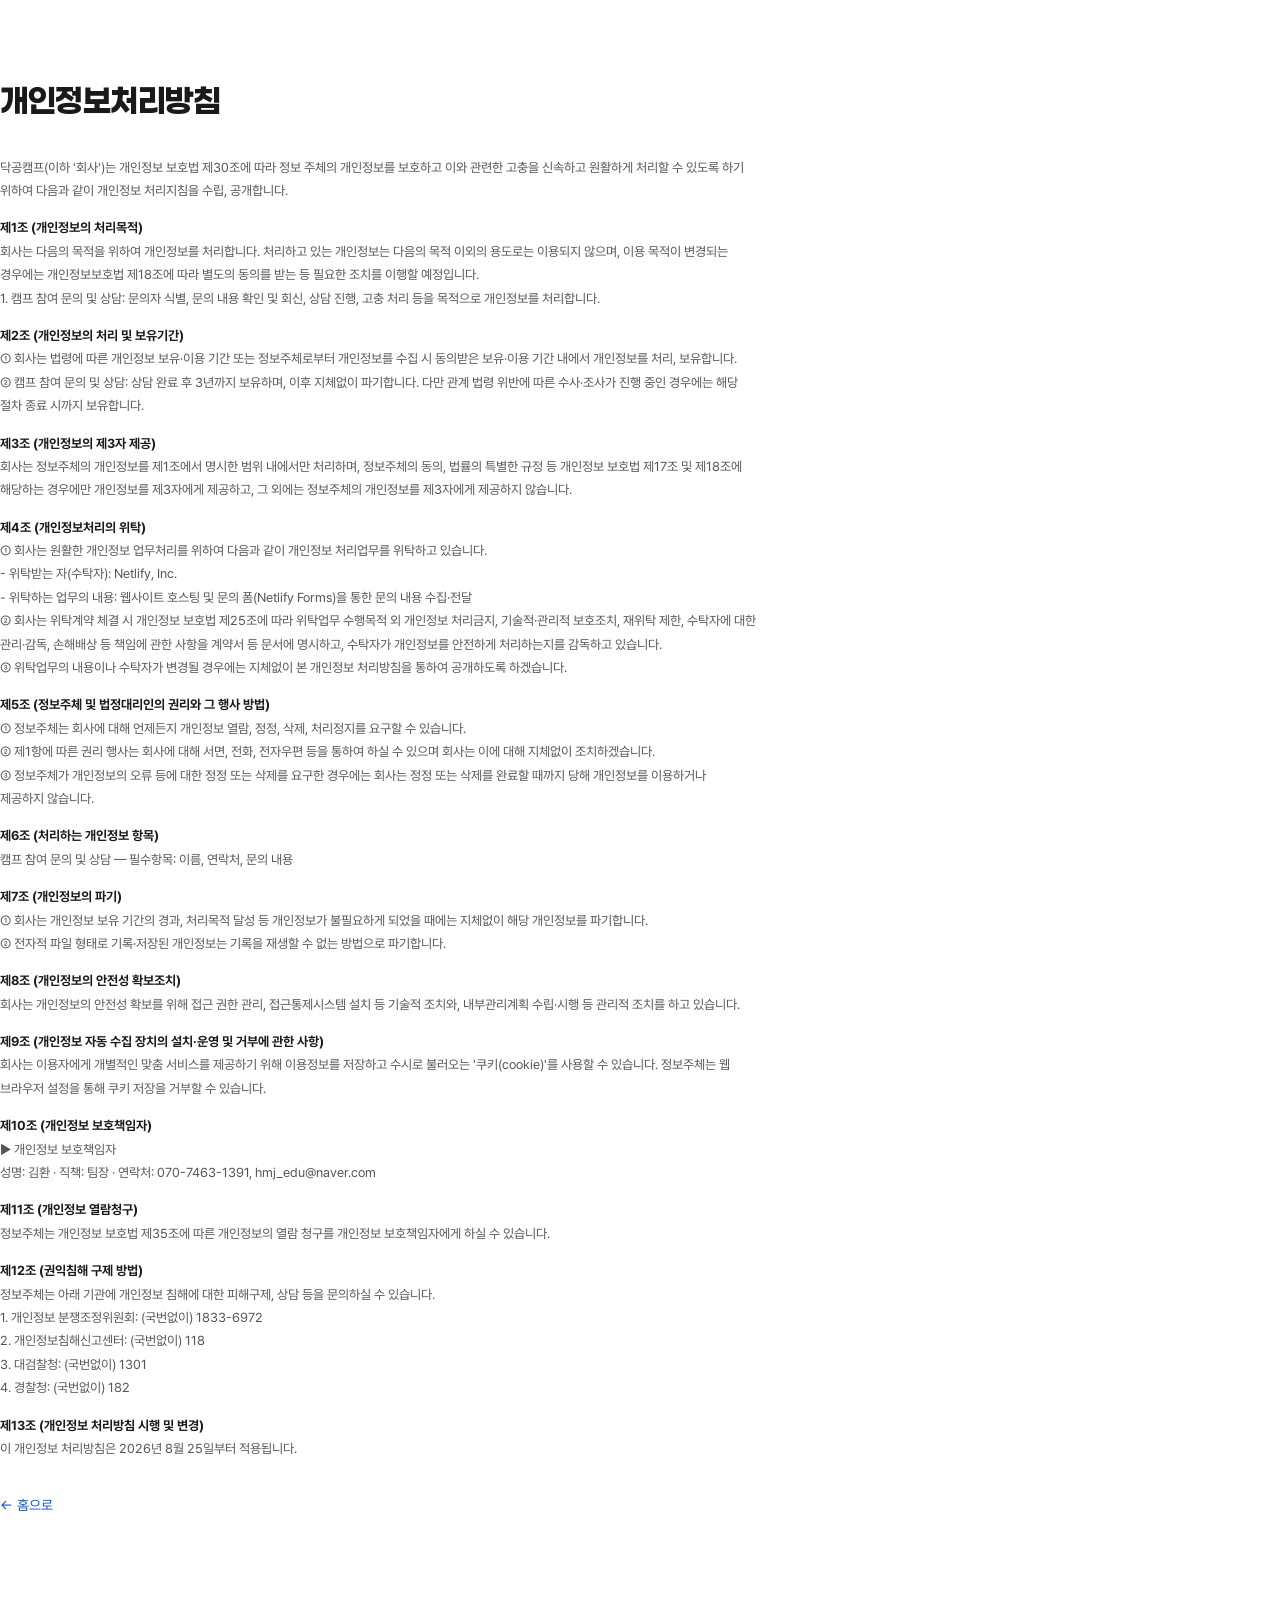
<file: privacy.html>
<!doctype html>
<html lang="ko">
<head>
<meta charset="UTF-8">
<meta name="viewport" content="width=device-width, initial-scale=1">
<title>개인정보처리방침 | 닥공캠프 국내 스파르타 캠프</title>
<meta name="description" content="닥공캠프 국내 스파르타 캠프 개인정보처리방침 — 수집 항목, 처리 목적, 보유 기간, 위탁, 정보주체의 권리 안내.">
<meta name="robots" content="noindex, follow">
<link rel="icon" href="assets/images/favicon.png" sizes="192x192">
<link rel="icon" href="assets/images/favicon-32.png" sizes="32x32">
<link rel="apple-touch-icon" href="assets/images/apple-touch-icon.png">
<link rel="stylesheet" href="assets/css/tokens-domestic.css">
<link rel="stylesheet" href="assets/css/_shell.css">
<link rel="stylesheet" href="assets/css/_components.css">
</head>
<body class="dk">
<main class="dk-legal-page">
  <div class="dk-wrap">
    <h1 class="dk-legal-page__h">개인정보처리방침</h1>
    <div class="dk-legal-doc">
<p>닥공캠프(이하 '회사')는 개인정보 보호법 제30조에 따라 정보 주체의 개인정보를 보호하고 이와 관련한 고충을 신속하고 원활하게 처리할 수 있도록 하기 위하여 다음과 같이 개인정보 처리지침을 수립, 공개합니다.</p>

            <p><b>제1조 (개인정보의 처리목적)</b><br>
            회사는 다음의 목적을 위하여 개인정보를 처리합니다. 처리하고 있는 개인정보는 다음의 목적 이외의 용도로는 이용되지 않으며, 이용 목적이 변경되는 경우에는 개인정보보호법 제18조에 따라 별도의 동의를 받는 등 필요한 조치를 이행할 예정입니다.<br>
            1. 캠프 참여 문의 및 상담: 문의자 식별, 문의 내용 확인 및 회신, 상담 진행, 고충 처리 등을 목적으로 개인정보를 처리합니다.</p>

            <p><b>제2조 (개인정보의 처리 및 보유기간)</b><br>
            ① 회사는 법령에 따른 개인정보 보유·이용 기간 또는 정보주체로부터 개인정보를 수집 시 동의받은 보유·이용 기간 내에서 개인정보를 처리, 보유합니다.<br>
            ② 캠프 참여 문의 및 상담: 상담 완료 후 3년까지 보유하며, 이후 지체없이 파기합니다. 다만 관계 법령 위반에 따른 수사·조사가 진행 중인 경우에는 해당 절차 종료 시까지 보유합니다.</p>

            <p><b>제3조 (개인정보의 제3자 제공)</b><br>
            회사는 정보주체의 개인정보를 제1조에서 명시한 범위 내에서만 처리하며, 정보주체의 동의, 법률의 특별한 규정 등 개인정보 보호법 제17조 및 제18조에 해당하는 경우에만 개인정보를 제3자에게 제공하고, 그 외에는 정보주체의 개인정보를 제3자에게 제공하지 않습니다.</p>

            <p><b>제4조 (개인정보처리의 위탁)</b><br>
            ① 회사는 원활한 개인정보 업무처리를 위하여 다음과 같이 개인정보 처리업무를 위탁하고 있습니다.<br>
            - 위탁받는 자(수탁자): Netlify, Inc.<br>
            - 위탁하는 업무의 내용: 웹사이트 호스팅 및 문의 폼(Netlify Forms)을 통한 문의 내용 수집·전달<br>
            ② 회사는 위탁계약 체결 시 개인정보 보호법 제25조에 따라 위탁업무 수행목적 외 개인정보 처리금지, 기술적·관리적 보호조치, 재위탁 제한, 수탁자에 대한 관리·감독, 손해배상 등 책임에 관한 사항을 계약서 등 문서에 명시하고, 수탁자가 개인정보를 안전하게 처리하는지를 감독하고 있습니다.<br>
            ③ 위탁업무의 내용이나 수탁자가 변경될 경우에는 지체없이 본 개인정보 처리방침을 통하여 공개하도록 하겠습니다.</p>

            <p><b>제5조 (정보주체 및 법정대리인의 권리와 그 행사 방법)</b><br>
            ① 정보주체는 회사에 대해 언제든지 개인정보 열람, 정정, 삭제, 처리정지를 요구할 수 있습니다.<br>
            ② 제1항에 따른 권리 행사는 회사에 대해 서면, 전화, 전자우편 등을 통하여 하실 수 있으며 회사는 이에 대해 지체없이 조치하겠습니다.<br>
            ③ 정보주체가 개인정보의 오류 등에 대한 정정 또는 삭제를 요구한 경우에는 회사는 정정 또는 삭제를 완료할 때까지 당해 개인정보를 이용하거나 제공하지 않습니다.</p>

            <p><b>제6조 (처리하는 개인정보 항목)</b><br>
            캠프 참여 문의 및 상담 — 필수항목: 이름, 연락처, 문의 내용</p>

            <p><b>제7조 (개인정보의 파기)</b><br>
            ① 회사는 개인정보 보유 기간의 경과, 처리목적 달성 등 개인정보가 불필요하게 되었을 때에는 지체없이 해당 개인정보를 파기합니다.<br>
            ② 전자적 파일 형태로 기록·저장된 개인정보는 기록을 재생할 수 없는 방법으로 파기합니다.</p>

            <p><b>제8조 (개인정보의 안전성 확보조치)</b><br>
            회사는 개인정보의 안전성 확보를 위해 접근 권한 관리, 접근통제시스템 설치 등 기술적 조치와, 내부관리계획 수립·시행 등 관리적 조치를 하고 있습니다.</p>

            <p><b>제9조 (개인정보 자동 수집 장치의 설치·운영 및 거부에 관한 사항)</b><br>
            회사는 이용자에게 개별적인 맞춤 서비스를 제공하기 위해 이용정보를 저장하고 수시로 불러오는 '쿠키(cookie)'를 사용할 수 있습니다. 정보주체는 웹 브라우저 설정을 통해 쿠키 저장을 거부할 수 있습니다.</p>

            <p><b>제10조 (개인정보 보호책임자)</b><br>
            ▶ 개인정보 보호책임자<br>
            성명: 김환 · 직책: 팀장 · 연락처: 070-7463-1391, hmj_edu@naver.com</p>

            <p><b>제11조 (개인정보 열람청구)</b><br>
            정보주체는 개인정보 보호법 제35조에 따른 개인정보의 열람 청구를 개인정보 보호책임자에게 하실 수 있습니다.</p>

            <p><b>제12조 (권익침해 구제 방법)</b><br>
            정보주체는 아래 기관에 개인정보 침해에 대한 피해구제, 상담 등을 문의하실 수 있습니다.<br>
            1. 개인정보 분쟁조정위원회: (국번없이) 1833-6972<br>
            2. 개인정보침해신고센터: (국번없이) 118<br>
            3. 대검찰청: (국번없이) 1301<br>
            4. 경찰청: (국번없이) 182</p>

            <p><b>제13조 (개인정보 처리방침 시행 및 변경)</b><br>
            이 개인정보 처리방침은 2026년 8월 25일부터 적용됩니다.</p>
    </div>
    <p class="dk-legal-page__back"><a href="index.html">← 홈으로</a></p>
  </div>
</main>
</body>
</html>
</file>
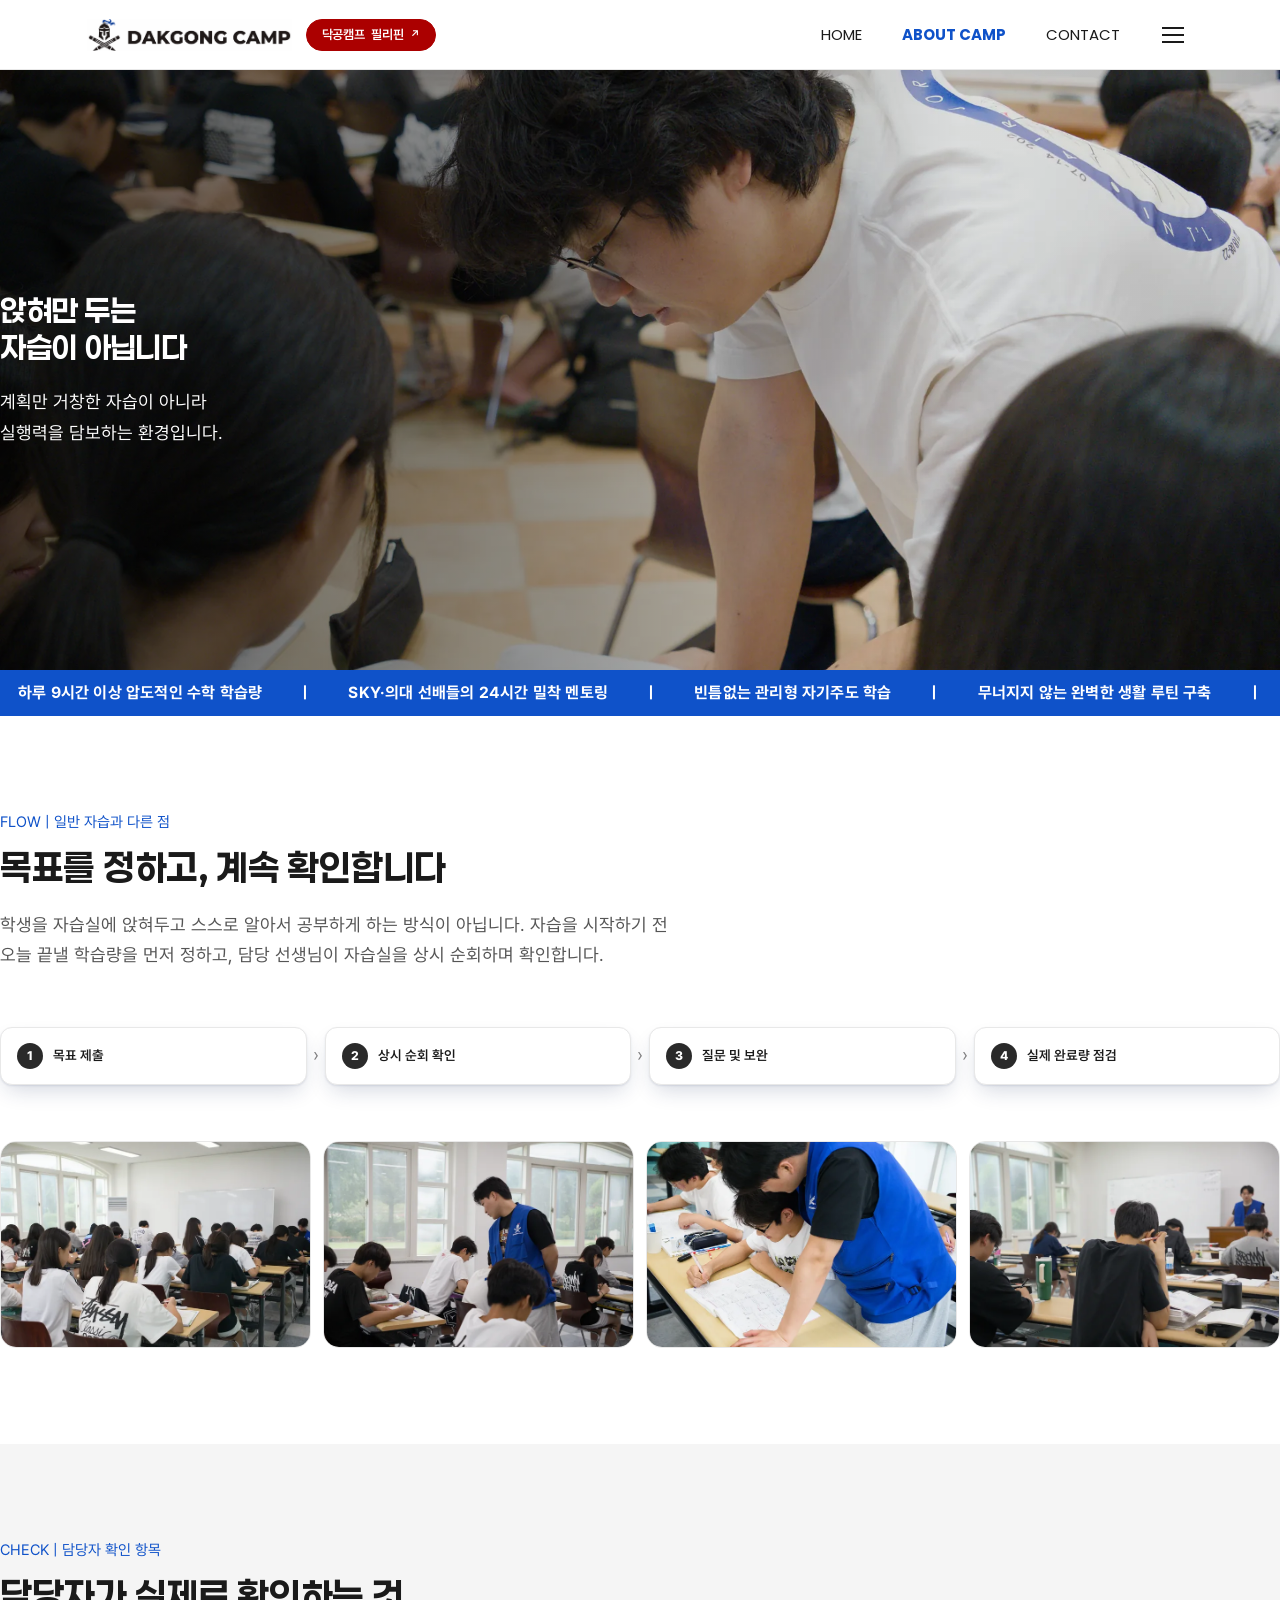
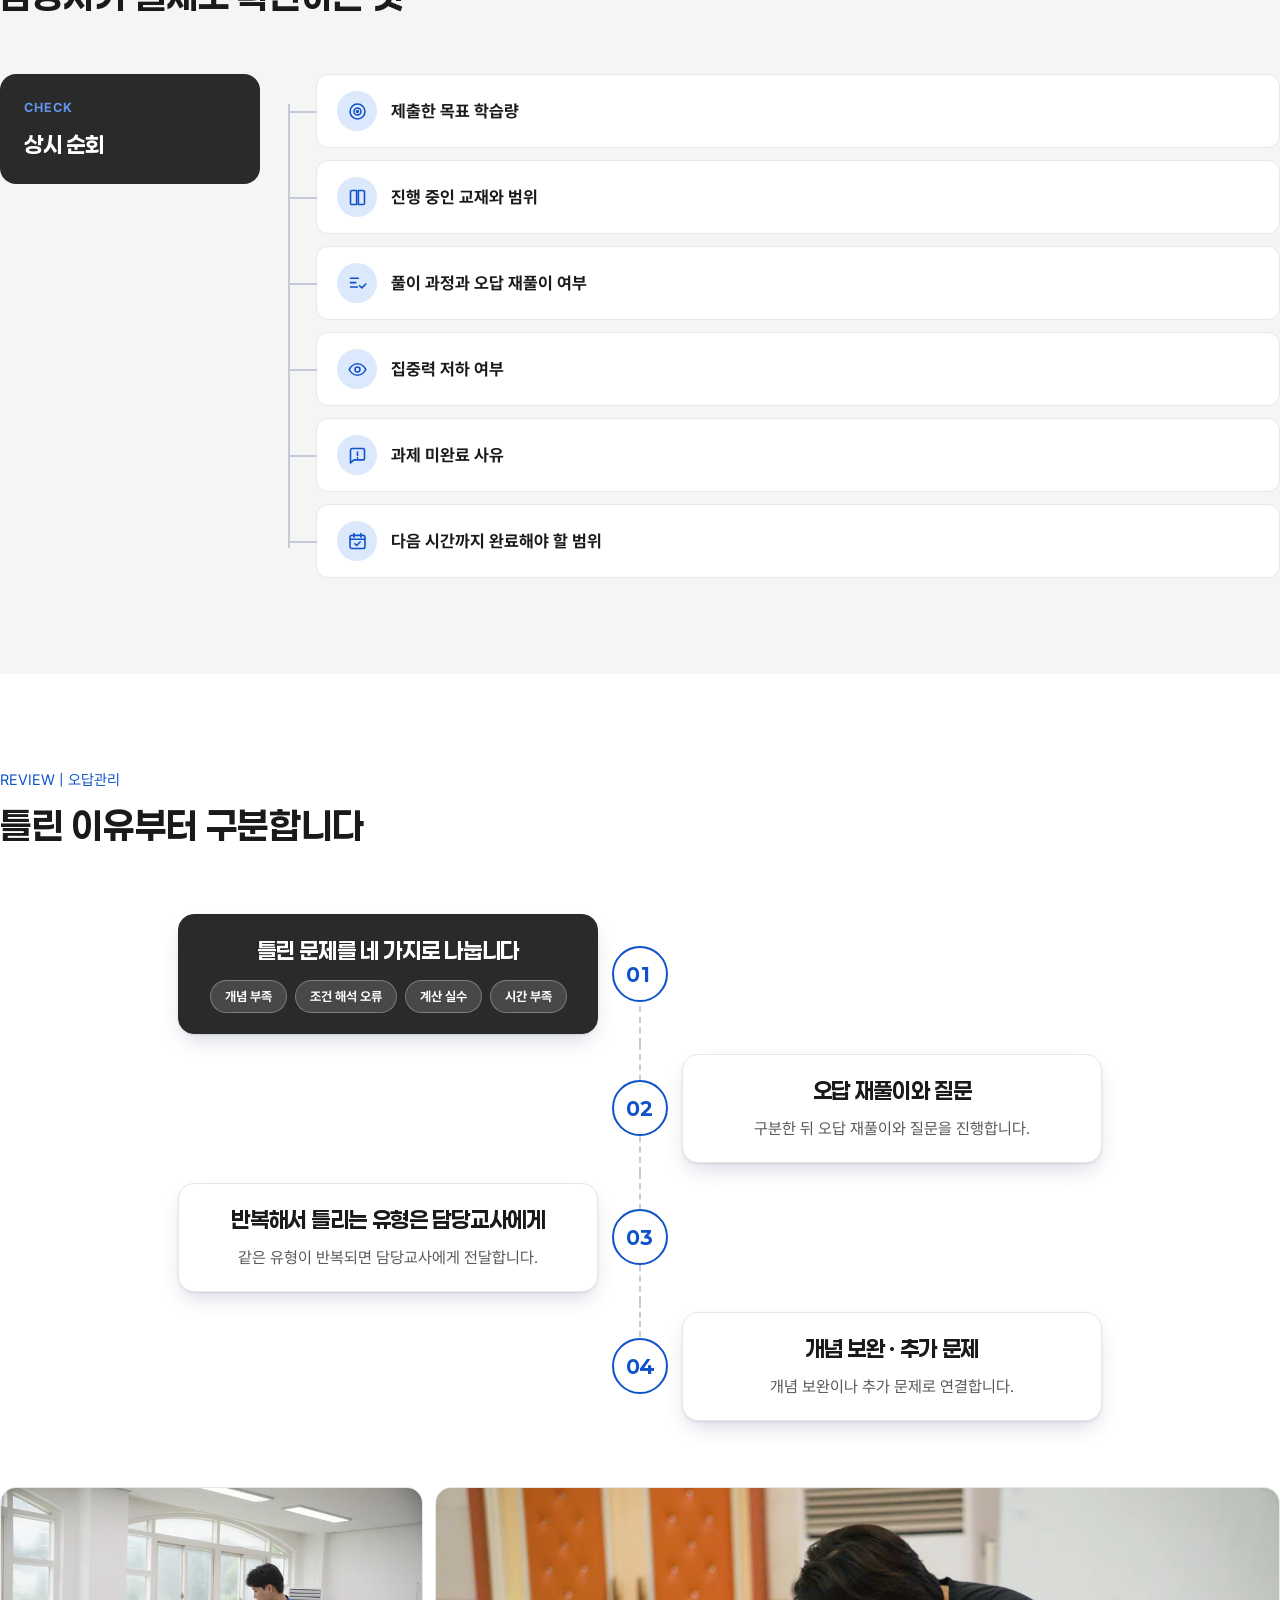
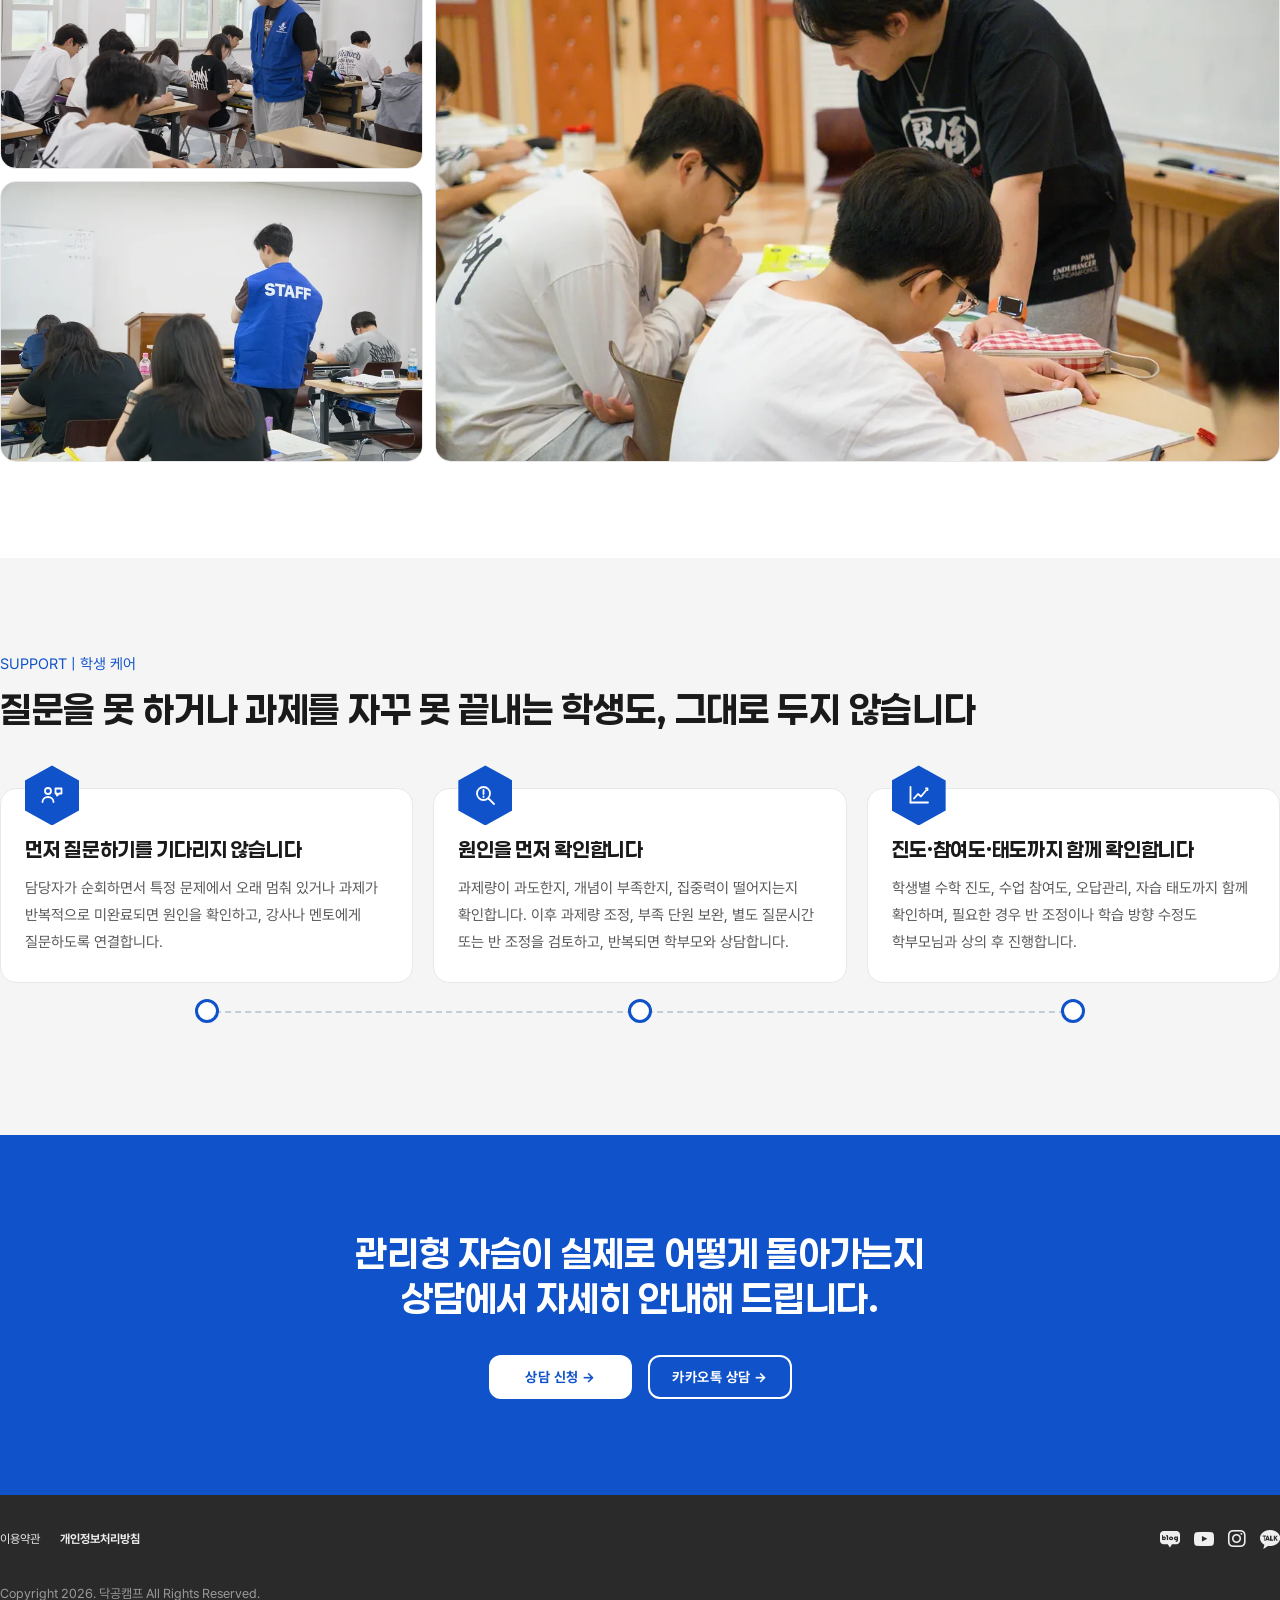
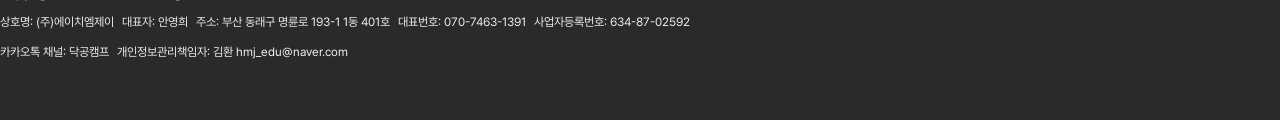
<file: self-study.html>
<!doctype html>
<html lang="ko">
<head>
<meta charset="UTF-8">
<meta name="viewport" content="width=device-width, initial-scale=1">
<title>관리형 자습 | 닥공캠프 국내 스파르타 캠프</title>
<meta name="description" content="닥공캠프 한국 스파르타 캠프 관리형 자기주도학습 — 목표 제출부터 오답관리까지, 앉혀만 두지 않는 자습 시스템.">

<link rel="preconnect" href="https://fonts.googleapis.com">
<link rel="preconnect" href="https://fonts.gstatic.com" crossorigin>
<link href="https://fonts.googleapis.com/css2?family=Poppins:wght@400;700&display=swap" rel="stylesheet">
<link rel="icon" href="assets/images/favicon.png" sizes="192x192">
<link rel="icon" href="assets/images/favicon-32.png" sizes="32x32">
<link rel="apple-touch-icon" href="assets/images/apple-touch-icon.png">

<!-- 카카오톡·문자·SNS 공유 시 뜨는 카드. 2026-08-25 신설(그전엔 태그가 없어
     크롤러가 가로 로고를 멋대로 잘라 썼다). 필핀 사이트와 같은 구조. -->
<meta property="og:type" content="website">
<meta property="og:site_name" content="닥공캠프 국내 스파르타 캠프">
<meta property="og:locale" content="ko_KR">
<meta property="og:url" content="https://dakgongcamp-korea.com/self-study.html">
<meta property="og:title" content="관리형 자습 | 닥공캠프 국내 스파르타 캠프">
<meta property="og:description" content="닥공캠프 한국 스파르타 캠프 관리형 자기주도학습 — 목표 제출부터 오답관리까지, 앉혀만 두지 않는 자습 시스템.">
<meta property="og:image" content="https://dakgongcamp-korea.com/assets/images/og-image.png">
<meta property="og:image:width" content="1200">
<meta property="og:image:height" content="630">
<meta name="twitter:card" content="summary_large_image">
<!-- ★2026-08-21 — 히어로 배경은 CSS 안에 있어서 브라우저가 CSS 를 다 받은 뒤에야
     요청한다(실측 988ms). 그 1초가 회장이 본 회색 판이다. 여기서 미리 잡아 준다.
     media 를 걸어 화면 크기에 맞는 한 장만 받는다. -->
<link rel="preload" as="image" media="(min-width: 821px)"
      href="assets/images/hero/dakgong-domestic-hero-self-study-1920.webp">
<link rel="preload" as="image" media="(max-width: 820px)"
      href="assets/images/hero/dakgong-domestic-hero-self-study-1200.webp">
<link rel="stylesheet" href="assets/css/tokens-domestic.css">
<link rel="stylesheet" href="assets/css/_shell.css">
<link rel="stylesheet" href="assets/css/_components.css">
<link rel="stylesheet" href="assets/css/_legacy.css">
<link rel="stylesheet" href="assets/css/page-self-study.css">
</head>
<body class="dk">

<!-- ══════════════════════════════════════════
     공통 헤더 — 6개 페이지 전부 동일 마크업 유지 필수.
     2026-07-26 IA 재편으로 신규 개설된 페이지(POINT3, 기존 care-system.html의
     학습관리 축을 독립).
══════════════════════════════════════════ -->
<header class="site-header" id="site-header">
  <div class="site-header__inner">
    <div class="site-header__left">
      <a class="site-logo" href="index.html" aria-label="닥공캠프 국내 스파르타 캠프 홈으로 이동">
      <img src="assets/images/logo.png" alt="닥공캠프 | 국내 스파르타 캠프" width="180" height="28">
    </a>
      <a class="site-camp-switch" href="https://dakgongcamp.com" target="_blank" rel="noopener" aria-label="닥공캠프 필리핀 사이트로 이동(새 창)"><span>닥공캠프</span><span>필리핀</span><span class="site-camp-switch__arrow" aria-hidden="true">↗</span></a>
    </div>

    <div class="site-header__right">
      <ul class="site-nav-bar" aria-label="주 메뉴(PC)">
        <li><a href="index.html">HOME</a></li>
        <li class="has-sub">
          <a href="curriculum.html">ABOUT CAMP</a>
          <ul class="site-nav-bar__sub">
            <li><a href="curriculum.html">학습 시스템</a></li>
            <li><a href="teachers.html">선생님·멘토</a></li>
            <li><a href="self-study.html">관리형 자습</a></li>
            <li><a href="life-care.html">생활환경</a></li>
            <li><a href="consulting.html">입시 컨설팅</a></li>
          </ul>
        </li>
        <li><a href="contact.html">CONTACT</a></li>
      </ul>

      <nav class="site-nav" id="site-nav" aria-label="전체 메뉴">
        <button class="site-nav__close" id="nav-close" type="button" aria-label="메뉴 닫기"></button>
        <div class="site-nav__logo">
          <a href="index.html" aria-label="닥공캠프 국내 스파르타 캠프 홈으로 이동">
            <img src="assets/images/logo-on-dark.png" alt="닥공캠프 | 국내 스파르타 캠프" width="180" height="28">
          </a>
        </div>
        <ul class="site-nav__list">
          <li><a href="index.html">HOME</a></li>
          <li class="has-sub">
            <a href="curriculum.html">ABOUT CAMP</a>
            <ul class="site-nav__sub">
              <li><a href="curriculum.html">학습 시스템</a></li>
              <li><a href="teachers.html">선생님·멘토</a></li>
              <li><a href="self-study.html">관리형 자습</a></li>
              <li><a href="life-care.html">생활환경</a></li>
              <li><a href="consulting.html">입시 컨설팅</a></li>
            </ul>
          </li>
          <li><a href="contact.html">CONTACT</a></li>
        </ul>
        <div class="site-nav__switch"><a class="site-camp-switch" href="https://dakgongcamp.com" target="_blank" rel="noopener" aria-label="닥공캠프 필리핀 사이트로 이동(새 창)"><span>닥공캠프</span><span>필리핀</span><span class="site-camp-switch__arrow" aria-hidden="true">↗</span></a></div>
      </nav>

      <button class="site-nav__toggle" id="nav-toggle" type="button" aria-expanded="false" aria-controls="site-nav">
        <span class="sr-only">메뉴 열기/닫기</span>
        <span class="site-nav__toggle-bar"></span>
      </button>
    </div>
  </div>
</header>

<!-- ══════════════════════════════════════════
     히어로 — POINT3: 빈틈없는 관리형 자기주도학습
     카피 출처: 커리큘럼.txt [몰입 환경] + 관리형 자기주도.txt 3-2 학습관리
══════════════════════════════════════════ -->
<section class="dk-bg-video-section">
  <div class="dk-bg-video-placeholder"></div>
  <div class="dk-bg-video-content">
    <h1>앉혀만 두는<br>자습이 아닙니다</h1>
    <p class="lead">계획만 거창한 자습이 아니라 <br>실행력을 담보하는 환경입니다.</p>
  </div>
</section>

<div class="dk-idband-wrap">
  <div class="dk-idband-track">
    <span>하루 9시간 이상 압도적인 수학 학습량</span><span>ㅣ</span>
    <span>SKY·의대 선배들의 24시간 밀착 멘토링</span><span>ㅣ</span>
    <span>빈틈없는 관리형 자기주도 학습</span><span>ㅣ</span>
    <span>무너지지 않는 완벽한 생활 루틴 구축</span><span>ㅣ</span>
    <span>국내 1타 대치동 프리미엄 입시 컨설팅</span><span>ㅣ</span>
    <span>하루 9시간 이상 압도적인 수학 학습량</span><span>ㅣ</span>
    <span>SKY·의대 선배들의 24시간 밀착 멘토링</span><span>ㅣ</span>
    <span>빈틈없는 관리형 자기주도 학습</span><span>ㅣ</span>
    <span>무너지지 않는 완벽한 생활 루틴 구축</span><span>ㅣ</span>
    <span>국내 1타 대치동 프리미엄 입시 컨설팅</span><span>ㅣ</span>
  </div>
</div>

<!-- ══════════════════════════════════════════
     일반 자습과 다른 점 — 플로우
     카피 출처: FAQ Q25·Q26 + 관리형 자기주도.txt 3-2
══════════════════════════════════════════ -->
<section class="dk-sec dk-sec--white">
  <div class="dk-wrap">
    <div class="dk-shead" data-reveal>
      <span class="dk-label">FLOW | 일반 자습과 다른 점</span>
      <h2 class="dk-h2">목표를 정하고, 계속 확인합니다</h2>
      <p class="lead">학생을 자습실에 앉혀두고 스스로 알아서 공부하게 하는 방식이 아닙니다. 자습을 시작하기 전 오늘 끝낼 학습량을 먼저 정하고, 담당 선생님이 자습실을 상시 순회하며 확인합니다.</p>
    </div>

    <div class="dk-steps" data-reveal="stagger">
      <div class="dk-step"><span class="dk-step-num">1</span><p>목표 제출</p></div>
      <div class="dk-step-arrow">›</div>
      <div class="dk-step"><span class="dk-step-num">2</span><p>상시 순회 확인</p></div>
      <div class="dk-step-arrow">›</div>
      <div class="dk-step"><span class="dk-step-num">3</span><p>질문 및 보완</p></div>
      <div class="dk-step-arrow">›</div>
      <div class="dk-step"><span class="dk-step-num">4</span><p>실제 완료량 점검</p></div>
    </div>

    <div class="page-self-study-strip" data-reveal="stagger">
      <div class="dk-ph is-filled"><img src="assets/images/self-study/dakgong-domestic-self-study-classroom-700.webp" width="700" height="467" loading="lazy" decoding="async" alt="학생들이 각자 책상에서 자습하고 있는 자습실 모습"></div>
      <div class="dk-ph is-filled"><img src="assets/images/self-study/dakgong-domestic-self-study-flow-03-700.webp" width="700" height="467" loading="lazy" decoding="async" alt="창가 자리에서 담당자가 학생이 풀고 있는 문제를 들여다보는 모습"></div>
      <div class="dk-ph is-filled"><img src="assets/images/self-study/dakgong-domestic-self-study-01-700.webp" width="700" height="467" loading="lazy" decoding="async" alt="담당자가 학생 책상 옆에 서서 노트에 적힌 풀이를 함께 짚어 보는 모습"></div>
      <div class="dk-ph is-filled"><img src="assets/images/self-study/dakgong-domestic-self-study-flow-04-700.webp" width="700" height="467" loading="lazy" decoding="async" alt="자습 중인 학생 뒤편으로 담당자가 교탁 쪽에 서 있는 자습실 모습"></div>
    </div>
  </div>
</section>


<!-- ══════════════════════════════════════════
     담당자가 실제로 확인하는 6가지
══════════════════════════════════════════ -->
<section class="dk-sec" style="background: var(--dk-surface-card);">
  <div class="dk-wrap">
    <div class="dk-shead" data-reveal>
      <span class="dk-label">CHECK | 담당자 확인 항목</span>
      <h2 class="dk-h2">담당자가 실제로 확인하는 것</h2>
    </div>
    <div class="page-self-study-fk" data-reveal>
      <div class="page-self-study-fk__head">
        <span class="k">CHECK</span>
        <h3>상시 순회</h3>
      </div>
      <div class="page-self-study-fk__branch" data-reveal="stagger">
        <div class="page-self-study-fk__row"><span class="page-self-study-fk__ico"><svg viewBox="0 0 24 24" aria-hidden="true"><circle cx="12" cy="12" r="8.5"/><circle cx="12" cy="12" r="4"/><circle cx="12" cy="12" r="1"/></svg></span><b>제출한 목표 학습량</b></div>
        <div class="page-self-study-fk__row"><span class="page-self-study-fk__ico"><svg viewBox="0 0 24 24" aria-hidden="true"><path d="M4 5.5A1.5 1.5 0 0 1 5.5 4H11v16H5.5A1.5 1.5 0 0 1 4 18.5Z"/><path d="M20 5.5A1.5 1.5 0 0 0 18.5 4H13v16h5.5a1.5 1.5 0 0 0 1.5-1.5Z"/></svg></span><b>진행 중인 교재와 범위</b></div>
        <div class="page-self-study-fk__row"><span class="page-self-study-fk__ico"><svg viewBox="0 0 24 24" aria-hidden="true"><path d="M4 6h9M4 11h6M4 16h8"/><path d="M14.5 14.5 17 17l4.5-4.5"/></svg></span><b>풀이 과정과 오답 재풀이 여부</b></div>
        <div class="page-self-study-fk__row"><span class="page-self-study-fk__ico"><svg viewBox="0 0 24 24" aria-hidden="true"><path d="M2.5 12S6 5.5 12 5.5 21.5 12 21.5 12 18 18.5 12 18.5 2.5 12 2.5 12Z"/><circle cx="12" cy="12" r="2.8"/></svg></span><b>집중력 저하 여부</b></div>
        <div class="page-self-study-fk__row"><span class="page-self-study-fk__ico"><svg viewBox="0 0 24 24" aria-hidden="true"><path d="M20 15a2 2 0 0 1-2 2H8l-4 3.5V6a2 2 0 0 1 2-2h12a2 2 0 0 1 2 2Z"/><path d="M12 8v4M12 14.5v.5"/></svg></span><b>과제 미완료 사유</b></div>
        <div class="page-self-study-fk__row"><span class="page-self-study-fk__ico"><svg viewBox="0 0 24 24" aria-hidden="true"><rect x="3.5" y="5" width="17" height="15" rx="2"/><path d="M3.5 9.5h17M8 3v4M16 3v4"/><path d="M9 14.5l2 2 4-4"/></svg></span><b>다음 시간까지 완료해야 할 범위</b></div>
      </div>
    </div>
  </div>
</section>


<!-- ══════════════════════════════════════════
     오답관리 프로세스
     카피 출처: FAQ Q29
══════════════════════════════════════════ -->
<section class="dk-sec dk-sec--white">
  <div class="dk-wrap">
    <div class="dk-shead" data-reveal>
      <span class="dk-label">REVIEW | 오답관리</span>
      <h2 class="dk-h2">틀린 이유부터 구분합니다</h2>
    </div>
    <div class="page-self-study-zz" data-reveal="stagger">
      <div class="page-self-study-zz__i page-self-study-zz__i--hi">
        <div class="page-self-study-zz__rail"><div class="page-self-study-zz__n">01</div></div>
        <div class="page-self-study-zz__c"><h3>틀린 문제를 네 가지로 나눕니다</h3>
          <div class="page-self-study-zz__pills"><span>개념 부족</span><span>조건 해석 오류</span><span>계산 실수</span><span>시간 부족</span></div></div>
      </div>
      <div class="page-self-study-zz__i">
        <div class="page-self-study-zz__rail"><div class="page-self-study-zz__n">02</div></div>
        <div class="page-self-study-zz__c"><h3>오답 재풀이와 질문</h3><p>구분한 뒤 오답 재풀이와 질문을 진행합니다.</p></div>
      </div>
      <div class="page-self-study-zz__i">
        <div class="page-self-study-zz__rail"><div class="page-self-study-zz__n">03</div></div>
        <div class="page-self-study-zz__c"><h3>반복해서 틀리는 유형은 담당교사에게</h3><p>같은 유형이 반복되면 담당교사에게 전달합니다.</p></div>
      </div>
      <div class="page-self-study-zz__i">
        <div class="page-self-study-zz__rail"><div class="page-self-study-zz__n">04</div></div>
        <div class="page-self-study-zz__c"><h3>개념 보완 · 추가 문제</h3><p>개념 보완이나 추가 문제로 연결합니다.</p></div>
      </div>
    </div>
  </div>
<div class="dk-wrap dk-ph-block" data-reveal>
  <div class="dk-ph-tri rev">
    <div class="dk-ph is-filled"><img src="assets/images/self-study/dakgong-domestic-self-study-05-1200.webp" srcset="assets/images/self-study/dakgong-domestic-self-study-05-700.webp 700w, assets/images/self-study/dakgong-domestic-self-study-05-1200.webp 1200w" sizes="(max-width: 640px) 92vw, 60vw" width="1200" height="801" loading="lazy" decoding="async" alt="담당자가 자습 중인 학생 옆에 서서 문제집을 같이 확인하는 모습"></div>
    <div class="dk-ph is-filled"><img src="assets/images/self-study/dakgong-domestic-self-study-flow-01-700.webp" width="700" height="467" loading="lazy" decoding="async" alt="조끼를 입은 담당자가 자습실 안쪽에 서서 학생들의 진행 상황을 살피는 모습"></div>
    <div class="dk-ph is-filled"><img src="assets/images/self-study/dakgong-domestic-self-study-06-700.webp" width="700" height="467" loading="lazy" decoding="async" alt="STAFF 조끼를 입은 담당자가 자습실 안을 돌며 학생들의 진행 상황을 살피는 모습"></div>
  </div>
  </div>
</section>


<!-- ══════════════════════════════════════════
     질문 못하는 학생·과제 미완료 학생 케어
     카피 출처: FAQ Q30·Q31 + 관리형 자기주도.txt 3-2
══════════════════════════════════════════ -->
<section class="dk-sec" style="background: var(--dk-surface-card);">
  <div class="dk-wrap">
    <div class="dk-shead" data-reveal>
      <span class="dk-label">SUPPORT | 학생 케어</span>
      <h2 class="dk-h2">질문을 못 하거나 과제를 자꾸 못 끝내는 학생도, 그대로 두지 않습니다</h2>
    </div>
    <div class="page-self-study-op" data-reveal="stagger">
      <div class="page-self-study-op__c">
        <span class="page-self-study-op__hex"><svg viewBox="0 0 24 24" aria-hidden="true"><circle cx="8" cy="8" r="3"/><path d="M2.5 19c0-3 2.5-5 5.5-5s5.5 2 5.5 5"/><path d="M15.5 5.5h6v5h-2.2L17 12.6V10.5h-1.5z"/></svg></span>
        <h3>먼저 질문하기를 기다리지 않습니다</h3>
        <p>담당자가 순회하면서 특정 문제에서 오래 멈춰 있거나 과제가 반복적으로 미완료되면 원인을 확인하고, 강사나 멘토에게 질문하도록 연결합니다.</p>
      </div>
      <div class="page-self-study-op__c">
        <span class="page-self-study-op__hex"><svg viewBox="0 0 24 24" aria-hidden="true"><circle cx="10.5" cy="10.5" r="6.5"/><path d="M15.5 15.5 21 21"/><path d="M10.5 7v4M10.5 13.5v.5"/></svg></span>
        <h3>원인을 먼저 확인합니다</h3>
        <p>과제량이 과도한지, 개념이 부족한지, 집중력이 떨어지는지 확인합니다. 이후 과제량 조정, 부족 단원 보완, 별도 질문시간 또는 반 조정을 검토하고, 반복되면 학부모와 상담합니다.</p>
      </div>
      <div class="page-self-study-op__c">
        <span class="page-self-study-op__hex"><svg viewBox="0 0 24 24" aria-hidden="true"><path d="M3.5 19.5V4"/><path d="M3.5 19.5H21"/><path d="M7 15.5l4-4.5 3 2.5 5-6"/><path d="M19 5.5h1.5V7"/></svg></span>
        <h3>진도·참여도·태도까지 함께 확인합니다</h3>
        <p>학생별 수학 진도, 수업 참여도, 오답관리, 자습 태도까지 함께 확인하며, 필요한 경우 반 조정이나 학습 방향 수정도 학부모님과 상의 후 진행합니다.</p>
      </div>
    </div>
  </div>
</section>


<!-- ══════════════════════════════════════════
     문의 CTA
══════════════════════════════════════════ -->
<section class="dk-sec dk-cta">
  <div class="dk-wrap">
    <h2 class="dk-h2">관리형 자습이 실제로 어떻게 돌아가는지<br>상담에서 자세히 안내해 드립니다.</h2>
    <div class="btn-group">
      <a class="btn btn-cta-primary" href="https://form.naver.com/response/4cFzc98MV_8CIu0uNfkcCQ" target="_blank" rel="noopener">상담 신청 →</a>
      <a class="btn btn-cta-outline" href="https://pf.kakao.com/_FSxmqn" target="_blank" rel="noopener">카카오톡 상담 →</a>
    </div>
  </div>
</section>

<!-- ══════════════════════════════════════════
     공통 푸터 — 6개 페이지 전부 동일 마크업 유지 필수.
══════════════════════════════════════════ -->
<footer class="site-footer">
  <div class="dk-wrap">
    <!-- ★2026-08-25 회장 지시 — 필핀 실사이트 푸터 배치로 통일.
         그전까지 값만 같고 배치가 달랐다(높이 225px vs 326px).
         필핀 실측(2026-08-25): 약관링크와 SNS 가 같은 행(SNS 우측 정렬) →
         저작권 → 사업자 정보 2줄 가로 나열. 구분선 없음, 패딩 30/30.
         「호스팅 제공자」 줄만 뺐다(회장 지시. 국내는 아임웹이 아니다). -->
    <div class="site-footer__top">
      <p class="site-footer__legal">
        <a href="terms.html" data-legal>이용약관</a><a href="privacy.html" data-legal>개인정보처리방침</a>
      </p>
      <div class="site-footer__social">
        <a href="https://blog.naver.com/dakgong_camp" target="_blank" rel="noopener"><i class="site-footer__icon-font ii ii-nblog" aria-hidden="true"></i><span class="sr-only">네이버블로그</span></a>
        <a href="https://www.youtube.com/@DAKGONGCAMP-u2e" target="_blank" rel="noopener"><i class="site-footer__icon-font ii ii-youtube" aria-hidden="true"></i><span class="sr-only">유튜브</span></a>
        <a href="https://www.instagram.com/sdi_education/" target="_blank" rel="noopener"><i class="site-footer__icon-font fa-instagram" aria-hidden="true"></i><span class="sr-only">인스타그램</span></a>
        <a href="https://pf.kakao.com/_FSxmqn" target="_blank" rel="noopener"><i class="site-footer__icon-font ii ii-kakaotalk" aria-hidden="true"></i><span class="sr-only">카카오톡채널</span></a>
      </div>
    </div>
    <p class="site-footer__copy">Copyright 2026. 닥공캠프 All Rights Reserved.</p>
    <!-- ★2026-08-26 회장 지시 — 사업자 표시를 (주)에이치엠제이로 되돌린다.
         2026-08-25 에 필핀(닥공캠프 106-23-93558)에 맞춰 통일했던 것을 다시
         국내 법인 표기로 바꾼 것이다. 회장이 직접 준 목록이 정본:
         (주)에이치엠제이 / 부산 동래구 명륜로 193-1 1동 401호 / 070-7463-1391 /
         대표자 안영희 / 카카오톡 채널 닥공캠프 / 개인정보관리책임자 김환 /
         사업자등록번호 634-87-02592.
         목록에 없어 뺀 것: 통신판매업신고번호(제2026-부산기장-0349호)·
         대표자 이메일(dakgongcamp_@naver.com). 둘 다 닥공캠프 명의 값이라
         상호가 바뀌면 어긋난다. -->
    <p class="site-footer__biz">
      <span>상호명: (주)에이치엠제이</span>
      <span>대표자: 안영희</span>
      <span>주소: 부산 동래구 명륜로 193-1 1동 401호</span>
      <span>대표번호: <a href="tel:07074631391">070-7463-1391</a></span>
      <span>사업자등록번호: 634-87-02592</span><br>
      <span>카카오톡 채널: 닥공캠프</span>
      <span>개인정보관리책임자: 김환 <a href="mailto:hmj_edu@naver.com">hmj_edu@naver.com</a></span>
    </p>
  </div>
</footer>

<script src="assets/js/nav.js"></script>
<script src="assets/js/legal.js"></script>
<script src="assets/js/reveal.js"></script>
</body>
</html>
</file>
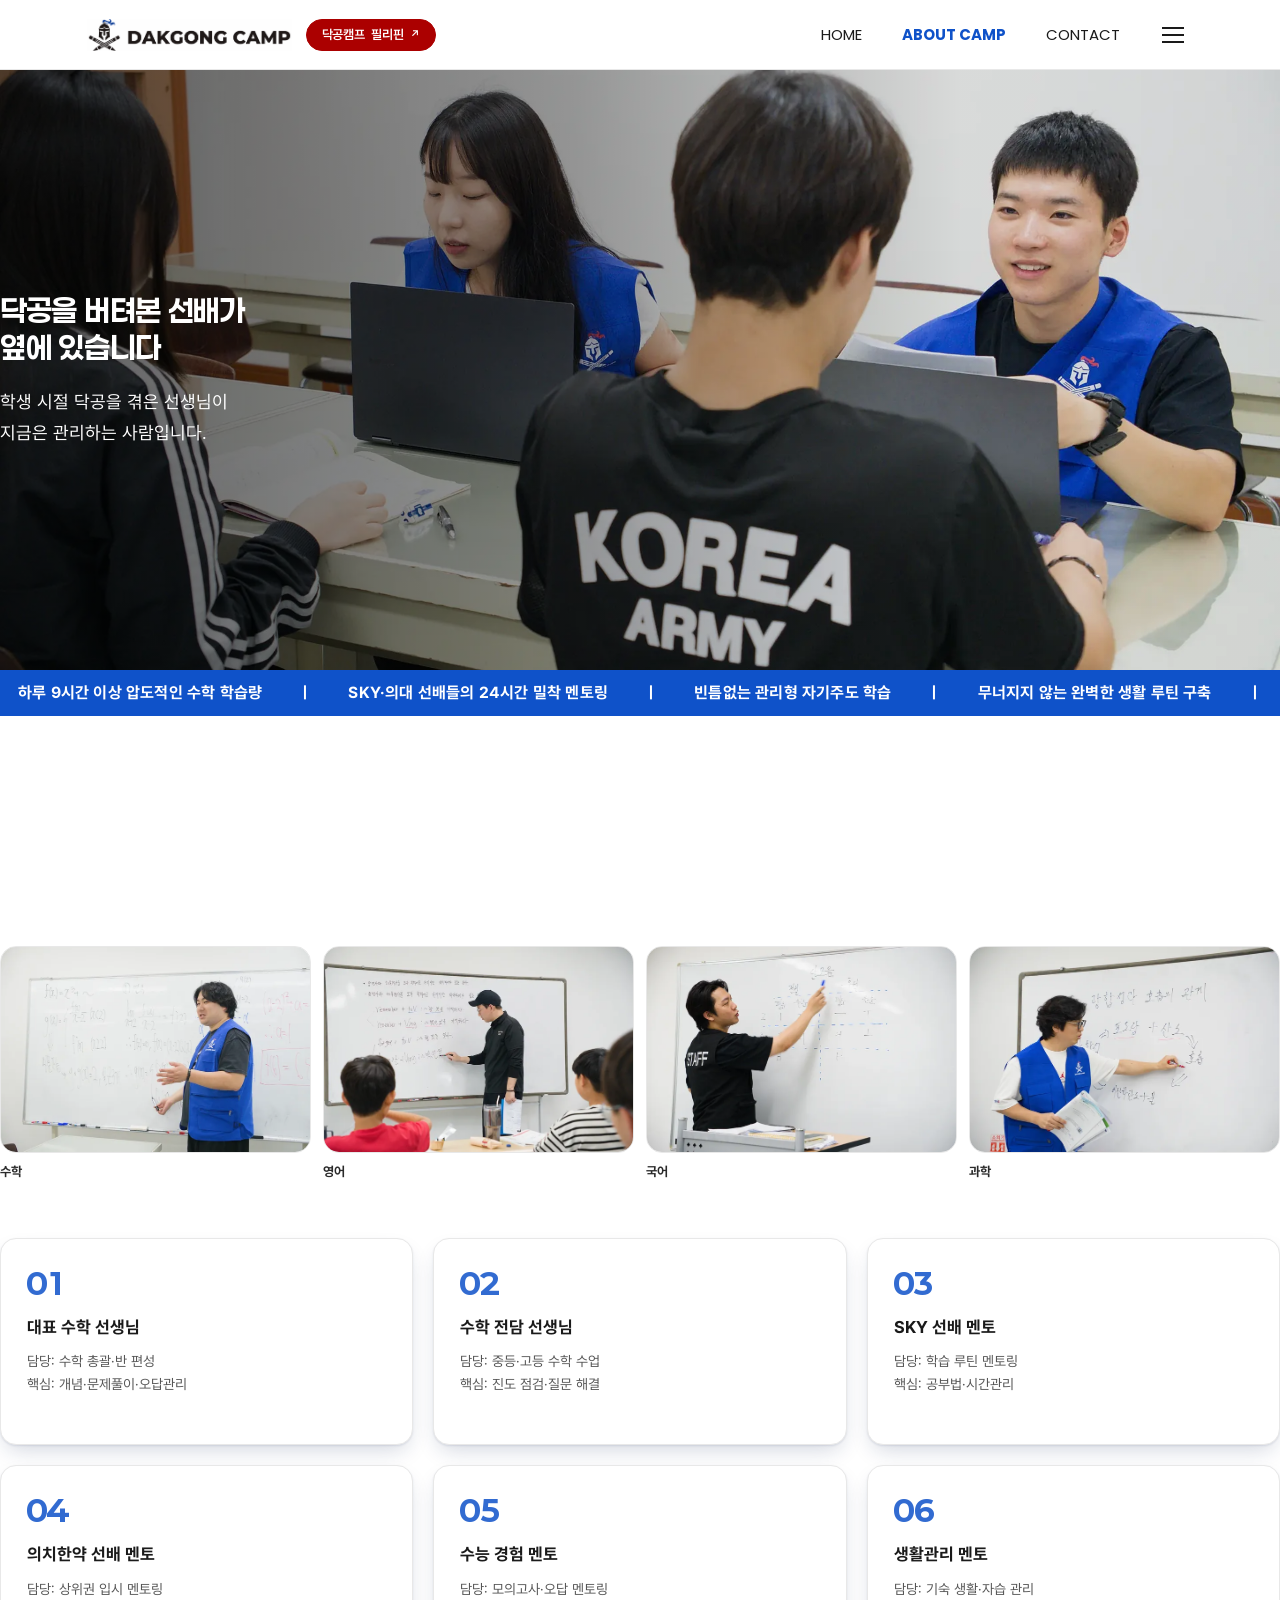
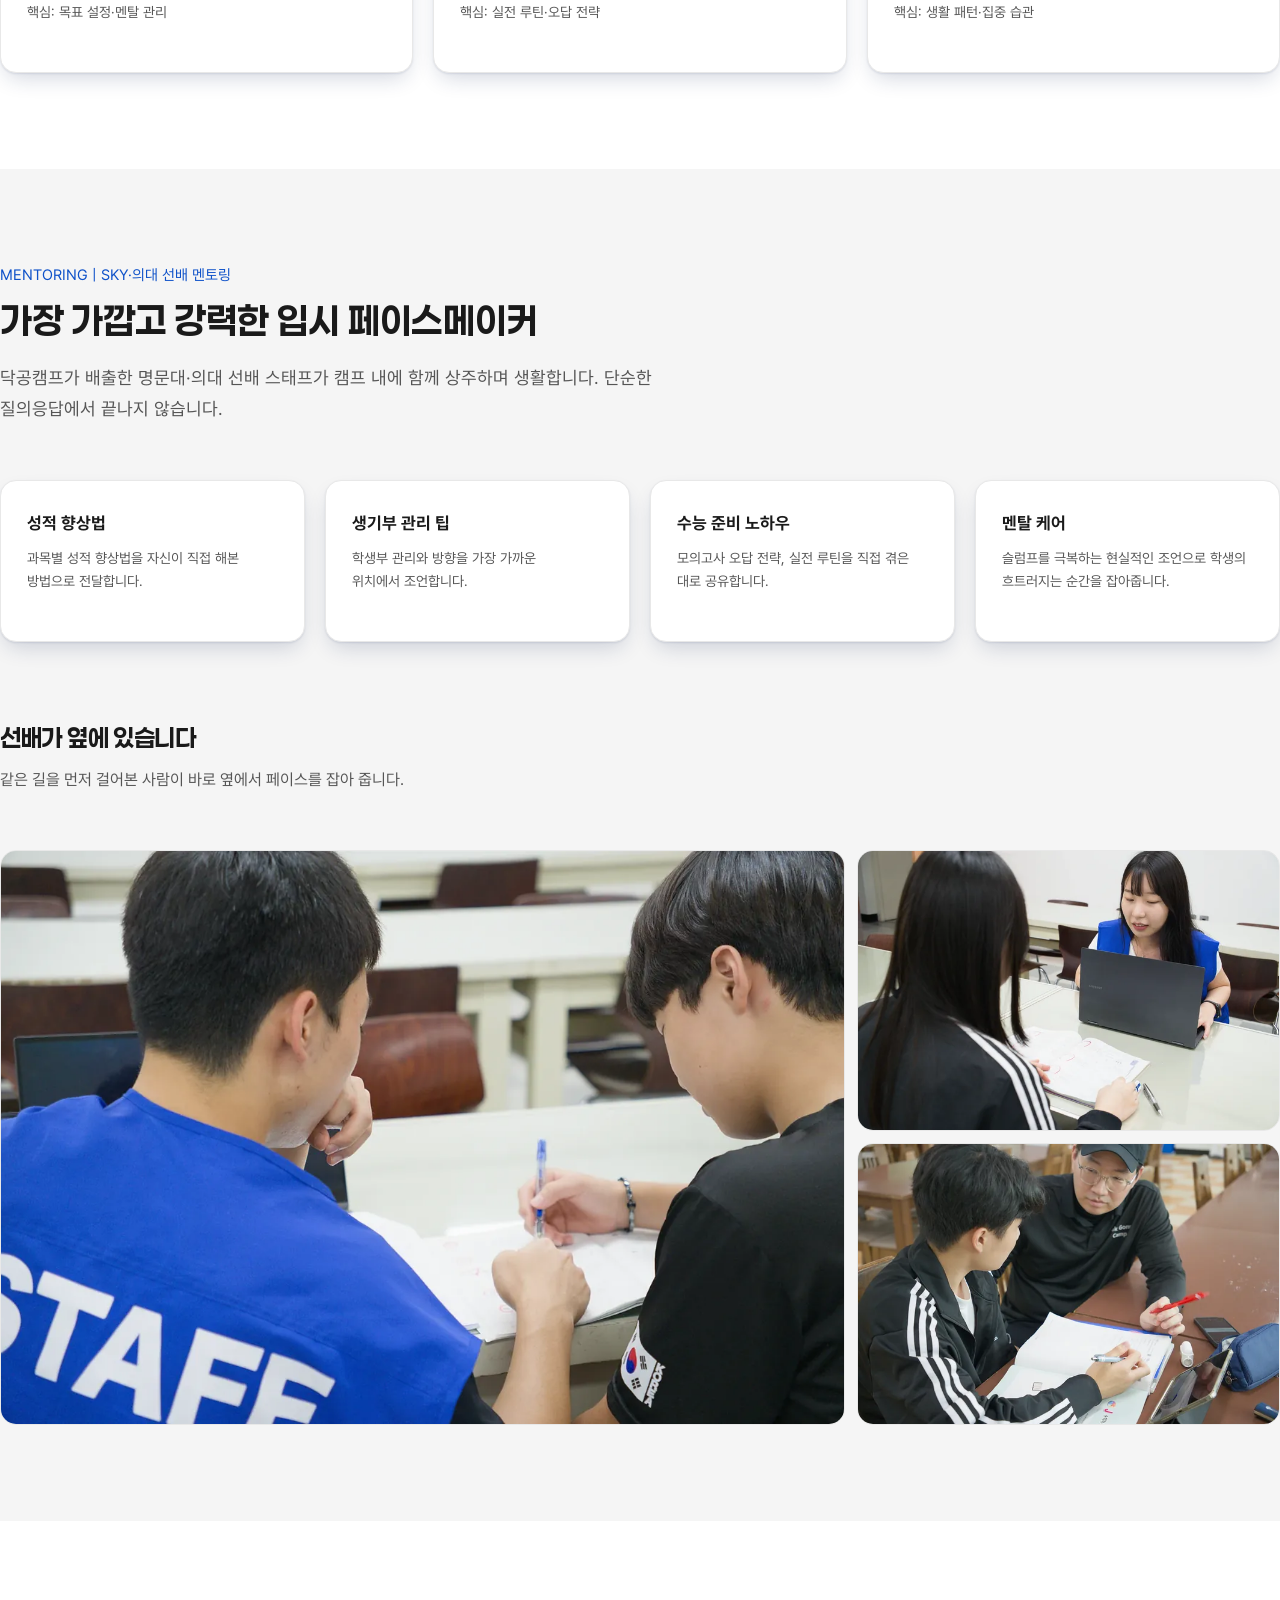
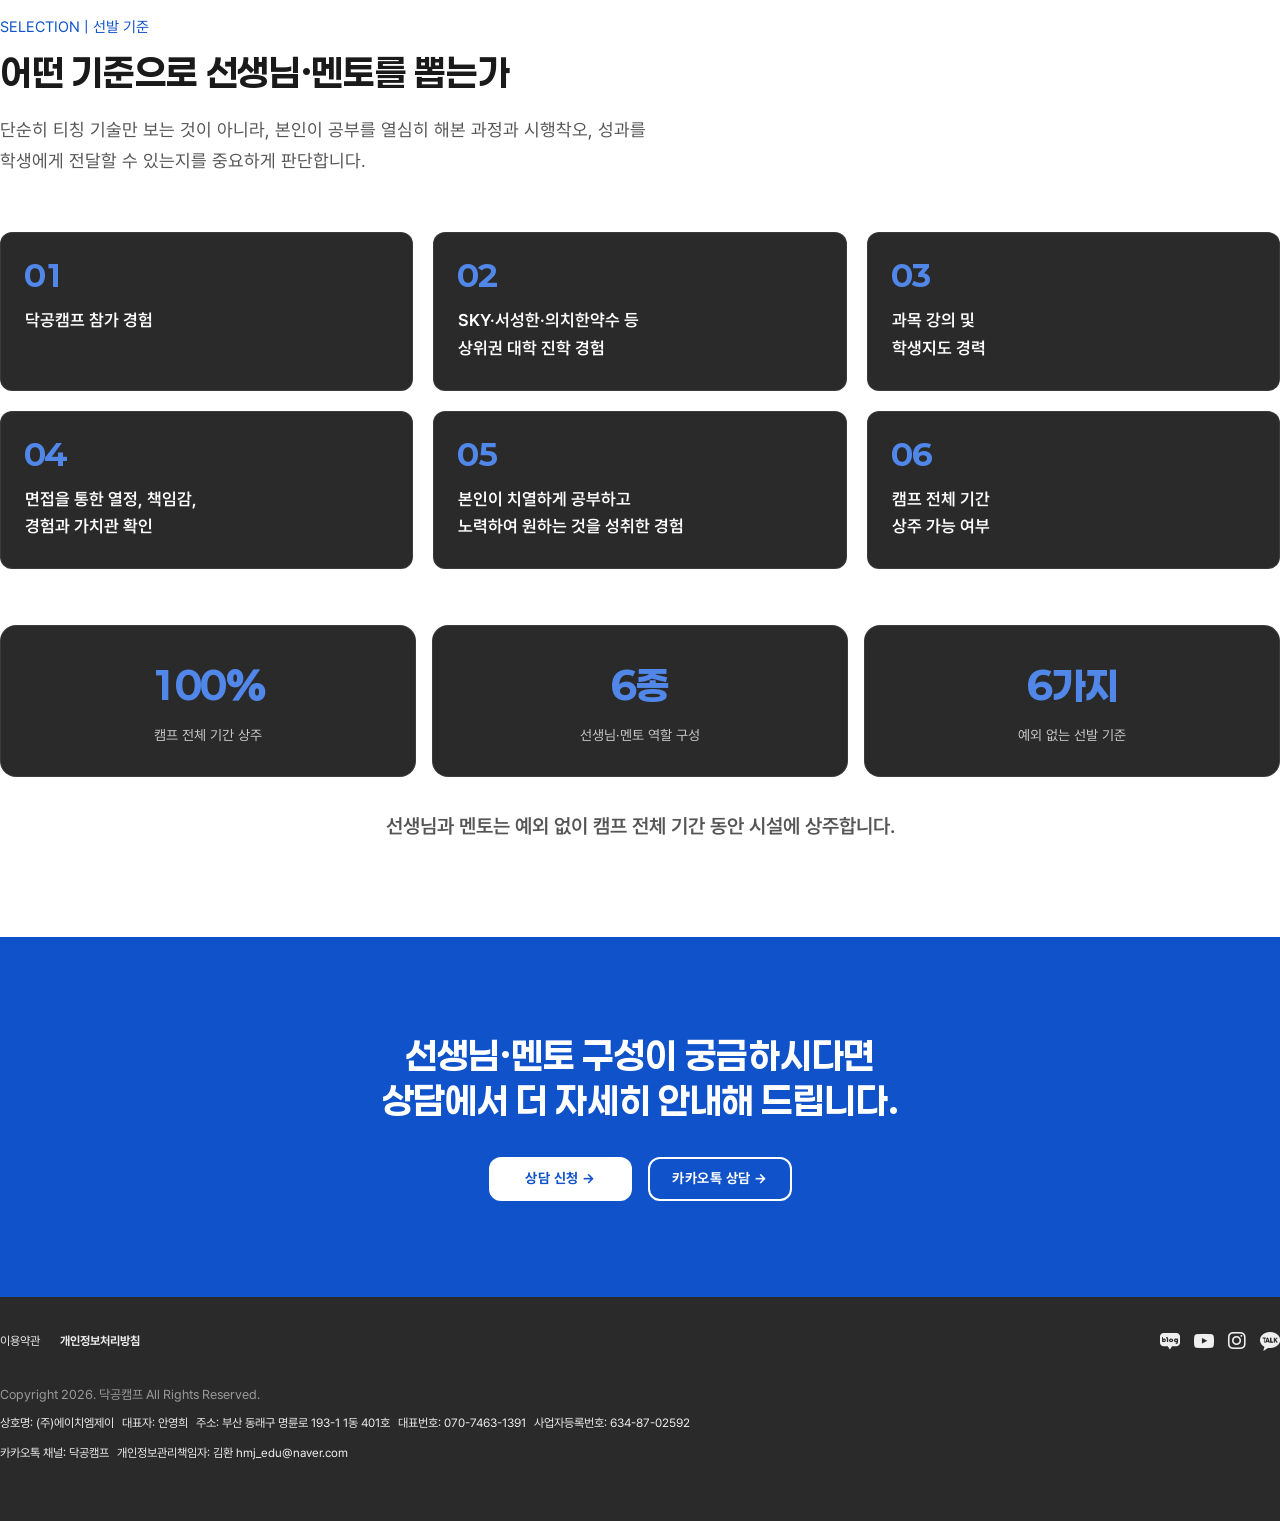
<file: teachers.html>
<!doctype html>
<html lang="ko">
<head>
<meta charset="UTF-8">
<meta name="viewport" content="width=device-width, initial-scale=1">
<title>선생님·멘토 | 닥공캠프 국내 스파르타 캠프</title>
<meta name="description" content="닥공캠프 한국 스파르타 캠프 선생님·멘토 — 닥공캠프 출신 선생님과 SKY·의대 선배 멘토 6개 역할 구성.">

<link rel="preconnect" href="https://fonts.googleapis.com">
<link rel="preconnect" href="https://fonts.gstatic.com" crossorigin>
<link href="https://fonts.googleapis.com/css2?family=Poppins:wght@400;700&display=swap" rel="stylesheet">
<link rel="icon" href="assets/images/favicon.png" sizes="192x192">
<link rel="icon" href="assets/images/favicon-32.png" sizes="32x32">
<link rel="apple-touch-icon" href="assets/images/apple-touch-icon.png">

<!-- 카카오톡·문자·SNS 공유 시 뜨는 카드. 2026-08-25 신설(그전엔 태그가 없어
     크롤러가 가로 로고를 멋대로 잘라 썼다). 필핀 사이트와 같은 구조. -->
<meta property="og:type" content="website">
<meta property="og:site_name" content="닥공캠프 국내 스파르타 캠프">
<meta property="og:locale" content="ko_KR">
<meta property="og:url" content="https://dakgongcamp-korea.com/teachers.html">
<meta property="og:title" content="선생님·멘토 | 닥공캠프 국내 스파르타 캠프">
<meta property="og:description" content="닥공캠프 한국 스파르타 캠프 선생님·멘토 — 닥공캠프 출신 선생님과 SKY·의대 선배 멘토 6개 역할 구성.">
<meta property="og:image" content="https://dakgongcamp-korea.com/assets/images/og-image.png">
<meta property="og:image:width" content="1200">
<meta property="og:image:height" content="630">
<meta name="twitter:card" content="summary_large_image">
<!-- ★2026-08-21 — 히어로 배경은 CSS 안에 있어서 브라우저가 CSS 를 다 받은 뒤에야
     요청한다(실측 988ms). 그 1초가 회장이 본 회색 판이다. 여기서 미리 잡아 준다.
     media 를 걸어 화면 크기에 맞는 한 장만 받는다. -->
<link rel="preload" as="image" media="(min-width: 821px)"
      href="assets/images/hero/dakgong-domestic-hero-teachers-1920.webp">
<link rel="preload" as="image" media="(max-width: 820px)"
      href="assets/images/hero/dakgong-domestic-hero-teachers-1200.webp">
<link rel="stylesheet" href="assets/css/tokens-domestic.css">
<link rel="stylesheet" href="assets/css/_shell.css">
<link rel="stylesheet" href="assets/css/_components.css">
<link rel="stylesheet" href="assets/css/_legacy.css">
<link rel="stylesheet" href="assets/css/page-teachers.css">
</head>
<body class="dk">

<!-- ══════════════════════════════════════════
     공통 헤더 — 6개 페이지 전부 동일 마크업 유지 필수.
     아임웹 의존 없는 순수 HTML/CSS/최소 JS(assets/js/nav.js)로 신규 작성.
     ⚠️ 이 블록을 고치면 6개 파일 전부 동일하게 고쳐야 한다(정적 사이트라 include 없음).
══════════════════════════════════════════ -->
<header class="site-header" id="site-header">
  <div class="site-header__inner">
    <div class="site-header__left">
      <a class="site-logo" href="index.html" aria-label="닥공캠프 국내 스파르타 캠프 홈으로 이동">
      <img src="assets/images/logo.png" alt="닥공캠프 | 국내 스파르타 캠프" width="180" height="28">
    </a>
      <a class="site-camp-switch" href="https://dakgongcamp.com" target="_blank" rel="noopener" aria-label="닥공캠프 필리핀 사이트로 이동(새 창)"><span>닥공캠프</span><span>필리핀</span><span class="site-camp-switch__arrow" aria-hidden="true">↗</span></a>
    </div>

    <div class="site-header__right">
      <ul class="site-nav-bar" aria-label="주 메뉴(PC)">
        <li><a href="index.html">HOME</a></li>
        <li class="has-sub">
          <a href="curriculum.html">ABOUT CAMP</a>
          <ul class="site-nav-bar__sub">
            <li><a href="curriculum.html">학습 시스템</a></li>
            <li><a href="teachers.html">선생님·멘토</a></li>
            <li><a href="self-study.html">관리형 자습</a></li>
            <li><a href="life-care.html">생활환경</a></li>
            <li><a href="consulting.html">입시 컨설팅</a></li>
          </ul>
        </li>
        <li><a href="contact.html">CONTACT</a></li>
      </ul>

      <nav class="site-nav" id="site-nav" aria-label="전체 메뉴">
        <button class="site-nav__close" id="nav-close" type="button" aria-label="메뉴 닫기"></button>
        <div class="site-nav__logo">
          <a href="index.html" aria-label="닥공캠프 국내 스파르타 캠프 홈으로 이동">
            <img src="assets/images/logo-on-dark.png" alt="닥공캠프 | 국내 스파르타 캠프" width="180" height="28">
          </a>
        </div>
        <ul class="site-nav__list">
          <li><a href="index.html">HOME</a></li>
          <li class="has-sub">
            <a href="curriculum.html">ABOUT CAMP</a>
            <ul class="site-nav__sub">
              <li><a href="curriculum.html">학습 시스템</a></li>
              <li><a href="teachers.html">선생님·멘토</a></li>
              <li><a href="self-study.html">관리형 자습</a></li>
              <li><a href="life-care.html">생활환경</a></li>
              <li><a href="consulting.html">입시 컨설팅</a></li>
            </ul>
          </li>
          <li><a href="contact.html">CONTACT</a></li>
        </ul>
        <div class="site-nav__switch"><a class="site-camp-switch" href="https://dakgongcamp.com" target="_blank" rel="noopener" aria-label="닥공캠프 필리핀 사이트로 이동(새 창)"><span>닥공캠프</span><span>필리핀</span><span class="site-camp-switch__arrow" aria-hidden="true">↗</span></a></div>
      </nav>

      <button class="site-nav__toggle" id="nav-toggle" type="button" aria-expanded="false" aria-controls="site-nav">
        <span class="sr-only">메뉴 열기/닫기</span>
        <span class="site-nav__toggle-bar"></span>
      </button>
    </div>
  </div>
</header>

<!-- ══════════════════════════════════════════
     페이지 인트로 — 카피 출처: 국내캠프_하위5페이지_카피초안_2026-07-21.md §4 선생님·멘토
══════════════════════════════════════════ -->
<section class="dk-bg-video-section">
  <div class="dk-bg-video-placeholder"></div>
  <div class="dk-bg-video-content">
    <h1>닥공을 버텨본 선배가<br>옆에 있습니다</h1>
    <p class="lead">학생 시절 닥공을 겪은 선생님이 <br>지금은 관리하는 사람입니다.</p>
  </div>
</section>

<div class="dk-idband-wrap">
  <div class="dk-idband-track">
    <span>하루 9시간 이상 압도적인 수학 학습량</span><span>ㅣ</span>
    <span>SKY·의대 선배들의 24시간 밀착 멘토링</span><span>ㅣ</span>
    <span>빈틈없는 관리형 자기주도 학습</span><span>ㅣ</span>
    <span>무너지지 않는 완벽한 생활 루틴 구축</span><span>ㅣ</span>
    <span>국내 1타 대치동 프리미엄 입시 컨설팅</span><span>ㅣ</span>
    <span>하루 9시간 이상 압도적인 수학 학습량</span><span>ㅣ</span>
    <span>SKY·의대 선배들의 24시간 밀착 멘토링</span><span>ㅣ</span>
    <span>빈틈없는 관리형 자기주도 학습</span><span>ㅣ</span>
    <span>무너지지 않는 완벽한 생활 루틴 구축</span><span>ㅣ</span>
    <span>국내 1타 대치동 프리미엄 입시 컨설팅</span><span>ㅣ</span>
  </div>
</div>

<!-- ══════════════════════════════════════════
     가르치는 선생님 + 먼저 그 길을 경험한 선배 멘토 — 역할표 6종
══════════════════════════════════════════ -->
<section class="dk-sec dk-sec--white">
  <div class="dk-wrap">
    <div class="dk-shead" data-reveal>
      <span class="dk-label">ROLES | 역할 구성</span>
      <h2 class="dk-h2">가르치는 선생님 + 먼저 그 길을 경험한 선배 멘토</h2>
    </div>

    <!-- ★2026-08-21 회장 승인(프리뷰 A안) — 제목 아래 과목 수업 사진 4장, 그 아래 역할 카드.
         사진은 「무엇을 가르치나」, 카드는 「누가 가르치나」를 순서대로 말한다.
         ⚠️ 사진과 카드는 1:1 로 안 붙는다 — 촬영분은 과목별(수학1·영어3·국어2·과학2)인데
            카드는 역할별(수학 선생님 2 + 멘토 4)이라 영어·국어·과학이 들어갈 칸이 없다.
            카드 안에 넣으려면 그 세 과목 선생님의 담당·핵심 문구가 필요한데 자료에 없다(지어내기 금지).
            멘토링 7장은 이미 전부 쓰는 중이라 여기 재사용하지 않았다. -->
    <div class="page-teachers-strip" data-reveal="stagger">
      <figure>
        <div class="dk-ph is-filled"><img src="assets/images/teachers/dakgong-domestic-lecture-01-700.webp" width="700" height="467" loading="lazy" decoding="async" alt="닥공 조끼를 입은 선생님이 화이트보드에 함수 식을 적으며 설명하는 모습"></div>
        <figcaption>수학</figcaption>
      </figure>
      <figure>
        <div class="dk-ph is-filled"><img src="assets/images/teachers/dakgong-domestic-lecture-02-700.webp" width="700" height="467" loading="lazy" decoding="async" alt="선생님이 화이트보드에 영어 문법 예문을 적으며 수업하는 모습"></div>
        <figcaption>영어</figcaption>
      </figure>
      <figure>
        <div class="dk-ph is-filled"><img src="assets/images/teachers/dakgong-domestic-lecture-05-700.webp" width="700" height="467" loading="lazy" decoding="async" alt="선생님이 화이트보드 앞에서 필기하며 설명하는 모습"></div>
        <figcaption>국어</figcaption>
      </figure>
      <figure>
        <div class="dk-ph is-filled"><img src="assets/images/teachers/dakgong-domestic-lecture-07-700.webp" width="700" height="467" loading="lazy" decoding="async" alt="닥공 조끼를 입은 선생님이 화이트보드에 광합성과 호흡의 관계를 적으며 설명하는 모습"></div>
        <figcaption>과학</figcaption>
      </figure>
    </div>

    <div class="dk-g5 page-teachers-g3" data-reveal="stagger">
      <div class="dk-card5">
        <div class="num">01</div>
        <p class="lead">대표 수학 선생님</p>
        <p class="sub">담당: 수학 총괄·반 편성<br>핵심: 개념·문제풀이·오답관리</p>
      </div>
      <div class="dk-card5">
        <div class="num">02</div>
        <p class="lead">수학 전담 선생님</p>
        <p class="sub">담당: 중등·고등 수학 수업<br>핵심: 진도 점검·질문 해결</p>
      </div>
      <div class="dk-card5">
        <div class="num">03</div>
        <p class="lead">SKY 선배 멘토</p>
        <p class="sub">담당: 학습 루틴 멘토링<br>핵심: 공부법·시간관리</p>
      </div>
      <div class="dk-card5">
        <div class="num">04</div>
        <p class="lead">의치한약 선배 멘토</p>
        <p class="sub">담당: 상위권 입시 멘토링<br>핵심: 목표 설정·멘탈 관리</p>
      </div>
      <div class="dk-card5">
        <div class="num">05</div>
        <p class="lead">수능 경험 멘토</p>
        <p class="sub">담당: 모의고사·오답 멘토링<br>핵심: 실전 루틴·오답 전략</p>
      </div>
      <div class="dk-card5">
        <div class="num">06</div>
        <p class="lead">생활관리 멘토</p>
        <p class="sub">담당: 기숙 생활·자습 관리<br>핵심: 생활 패턴·집중 습관</p>
      </div>
    </div>

  </div>
</section>

<!-- ══════════════════════════════════════════
     SKY·의대 선배들의 실전 멘토링 — 동기부여, 페이스메이커 포지셔닝
     카피 출처: 선생님&멘토.txt / 커리큘럼.txt(수능대비반 피드백시스템 이동분)
══════════════════════════════════════════ -->
<section class="dk-sec" style="background: var(--dk-surface-card);">
  <div class="dk-wrap">
    <div class="dk-shead" data-reveal>
      <span class="dk-label">MENTORING | SKY·의대 선배 멘토링</span>
      <h2 class="dk-h2">가장 가깝고 강력한 입시 페이스메이커</h2>
      <p class="lead">닥공캠프가 배출한 명문대·의대 선배 스태프가 캠프 내에 함께 상주하며 생활합니다. 단순한 질의응답에서 끝나지 않습니다.</p>
    </div>

    <div class="dk-g5" data-reveal="stagger">
      <div class="dk-card5">
        <p class="lead">성적 향상법</p>
        <p class="sub">과목별 성적 향상법을 자신이 직접 해본 방법으로 전달합니다.</p>
      </div>
      <div class="dk-card5">
        <p class="lead">생기부 관리 팁</p>
        <p class="sub">학생부 관리와 방향을 가장 가까운 위치에서 조언합니다.</p>
      </div>
      <div class="dk-card5">
        <p class="lead">수능 준비 노하우</p>
        <p class="sub">모의고사 오답 전략, 실전 루틴을 직접 겪은 대로 공유합니다.</p>
      </div>
      <div class="dk-card5">
        <p class="lead">멘탈 케어</p>
        <p class="sub">슬럼프를 극복하는 현실적인 조언으로 학생의 흐트러지는 순간을 잡아줍니다.</p>
      </div>
    </div>
  <div class="page-teachers-inph" data-reveal>
    <!-- ★2026-08-21 회장 지시 — 컷을 03 · 06 · 01 로 교체했다.
         이유: 큰 칸에 있던 05 가 이 페이지 히어로(04)와 구도가 겹쳐 보였다.
         ⚠️ 이전 세션 기준이던 「조끼 입은 컷만」은 회장이 01(캡 모자·짙은 상의)을 직접 고르며 해제됐다.
         ★글을 위로 올리고 사진을 아래 3칸으로 둔 형태는 유지한다. 원래 .dk-ph-split(글 좌 + 사진 우)은
           글이 두 줄뿐이라 PC 에서 글 위아래가 크게 빈다 — 커리큘럼에서 같은 이유로 이미 바꾼 형태다. -->
    <div class="dk-shead page-teachers-phlead">
      <h3>선배가 옆에 있습니다</h3>
      <p>같은 길을 먼저 걸어본 사람이 바로 옆에서 페이스를 잡아 줍니다.</p>
    </div>
    <div class="dk-ph-tri">
      <div class="dk-ph is-filled"><img src="assets/images/teachers/dakgong-domestic-mentoring-03-1200.webp" srcset="assets/images/teachers/dakgong-domestic-mentoring-03-700.webp 700w, assets/images/teachers/dakgong-domestic-mentoring-03-1200.webp 1200w" sizes="(max-width: 640px) 92vw, 60vw" width="1200" height="801" loading="lazy" decoding="async" alt="STAFF 조끼를 입은 멘토가 학생 옆에 붙어 앉아 문제 푸는 것을 지켜보는 모습"></div>
      <div class="dk-ph is-filled"><img src="assets/images/teachers/dakgong-domestic-mentoring-06-1200.webp" srcset="assets/images/teachers/dakgong-domestic-mentoring-06-700.webp 700w, assets/images/teachers/dakgong-domestic-mentoring-06-1200.webp 1200w" sizes="(max-width: 640px) 45vw, 30vw" width="1200" height="801" loading="lazy" decoding="async" alt="조끼를 입은 멘토가 노트북을 앞에 두고 학생과 마주 앉아 이야기하는 모습"></div>
      <div class="dk-ph is-filled"><img src="assets/images/teachers/dakgong-domestic-mentoring-01-1200.webp" srcset="assets/images/teachers/dakgong-domestic-mentoring-01-700.webp 700w, assets/images/teachers/dakgong-domestic-mentoring-01-1200.webp 1200w" sizes="(max-width: 640px) 45vw, 30vw" width="1200" height="801" loading="lazy" decoding="async" alt="멘토가 학생 옆에 앉아 붉은 펜으로 노트를 짚어 주는 모습"></div>
    </div>
  </div>
  </div>
</section>

<!-- ══════════════════════════════════════════
     어떤 기준으로 선생님·멘토를 뽑는가 — 다크 넘버 카드(선발기준 6가지)
══════════════════════════════════════════ -->
<!-- ★2026-08-21 회장 지적 — "다른 페이지들은 배경을 흰색/아이보리로 퐁당퐁당 쓰는데 왜 얘만 다크야?"
     전 페이지 실측 결과 하위 6페이지에서 다크 섹션은 **여기 하나뿐**이었다(index 만 2곳 쓴다).
     흰색으로 돌려 흰 → 회 → 흰 교차를 맞춘다. 카드(.dk-kp-card)는 원래 「밝은 섹션 위의
     어두운 카드」이므로 홈과 같은 쓰임이 되고, 「카드가 바닥과 같은 색」 문제도 같이 사라진다. -->
<section class="dk-sec dk-sec--white">
  <div class="dk-wrap">
    <div class="dk-shead" data-reveal>
      <span class="dk-label">SELECTION | 선발 기준</span>
      <h2 class="dk-h2">어떤 기준으로 선생님·멘토를 뽑는가</h2>
      <p class="lead">단순히 티칭 기술만 보는 것이 아니라, 본인이 공부를 열심히 해본 과정과 시행착오, 성과를 학생에게 전달할 수 있는지를 중요하게 판단합니다.</p>
    </div>

    <div class="dk-kp-wrap">
      <div class="dk-kp-track page-teachers-g3">
        <div class="dk-kp-card"><div class="dk-kp-num">01</div><p class="dk-kp-text">닥공캠프 참가 경험</p></div>
        <div class="dk-kp-card"><div class="dk-kp-num">02</div><p class="dk-kp-text">SKY·서성한·의치한약수 등<br>상위권 대학 진학 경험</p></div>
        <div class="dk-kp-card"><div class="dk-kp-num">03</div><p class="dk-kp-text">과목 강의 및<br>학생지도 경력</p></div>
        <div class="dk-kp-card"><div class="dk-kp-num">04</div><p class="dk-kp-text">면접을 통한 열정, 책임감,<br>경험과 가치관 확인</p></div>
        <div class="dk-kp-card"><div class="dk-kp-num">05</div><p class="dk-kp-text">본인이 치열하게 공부하고<br>노력하여 원하는 것을 성취한 경험</p></div>
        <div class="dk-kp-card"><div class="dk-kp-num">06</div><p class="dk-kp-text">캠프 전체 기간<br>상주 가능 여부</p></div>
      </div>
    </div>

    <div class="dk-perf-nums page-teachers-nums" data-reveal="stagger" >
      <div class="dk-perf-num"><div class="v">100%</div><p class="k">캠프 전체 기간 상주</p></div>
      <div class="dk-perf-num"><div class="v">6종</div><p class="k">선생님·멘토 역할 구성</p></div>
      <div class="dk-perf-num"><div class="v">6가지</div><p class="k">예외 없는 선발 기준</p></div>
    </div>
    <p class="dk-kp-note">선생님과 멘토는 예외 없이 캠프 전체 기간 동안 시설에 상주합니다.</p>
  </div>
</section>



<!-- ══════════════════════════════════════════
     문의 CTA
══════════════════════════════════════════ -->
<section class="dk-sec dk-cta">
  <div class="dk-wrap">
    <h2 class="dk-h2">선생님·멘토 구성이 궁금하시다면<br>상담에서 더 자세히 안내해 드립니다.</h2>
    <div class="btn-group">
      <a class="btn btn-cta-primary" href="https://form.naver.com/response/4cFzc98MV_8CIu0uNfkcCQ" target="_blank" rel="noopener">상담 신청 →</a>
      <a class="btn btn-cta-outline" href="https://pf.kakao.com/_FSxmqn" target="_blank" rel="noopener">카카오톡 상담 →</a>
    </div>
  </div>
</section>

<!-- ══════════════════════════════════════════
     공통 푸터 — 6개 페이지 전부 동일 마크업 유지 필수.
══════════════════════════════════════════ -->
<footer class="site-footer">
  <div class="dk-wrap">
    <!-- ★2026-08-25 회장 지시 — 필핀 실사이트 푸터 배치로 통일.
         그전까지 값만 같고 배치가 달랐다(높이 225px vs 326px).
         필핀 실측(2026-08-25): 약관링크와 SNS 가 같은 행(SNS 우측 정렬) →
         저작권 → 사업자 정보 2줄 가로 나열. 구분선 없음, 패딩 30/30.
         「호스팅 제공자」 줄만 뺐다(회장 지시. 국내는 아임웹이 아니다). -->
    <div class="site-footer__top">
      <p class="site-footer__legal">
        <a href="terms.html" data-legal>이용약관</a><a href="privacy.html" data-legal>개인정보처리방침</a>
      </p>
      <div class="site-footer__social">
        <a href="https://blog.naver.com/dakgong_camp" target="_blank" rel="noopener"><i class="site-footer__icon-font ii ii-nblog" aria-hidden="true"></i><span class="sr-only">네이버블로그</span></a>
        <a href="https://www.youtube.com/@DAKGONGCAMP-u2e" target="_blank" rel="noopener"><i class="site-footer__icon-font ii ii-youtube" aria-hidden="true"></i><span class="sr-only">유튜브</span></a>
        <a href="https://www.instagram.com/sdi_education/" target="_blank" rel="noopener"><i class="site-footer__icon-font fa-instagram" aria-hidden="true"></i><span class="sr-only">인스타그램</span></a>
        <a href="https://pf.kakao.com/_FSxmqn" target="_blank" rel="noopener"><i class="site-footer__icon-font ii ii-kakaotalk" aria-hidden="true"></i><span class="sr-only">카카오톡채널</span></a>
      </div>
    </div>
    <p class="site-footer__copy">Copyright 2026. 닥공캠프 All Rights Reserved.</p>
    <!-- ★2026-08-26 회장 지시 — 사업자 표시를 (주)에이치엠제이로 되돌린다.
         2026-08-25 에 필핀(닥공캠프 106-23-93558)에 맞춰 통일했던 것을 다시
         국내 법인 표기로 바꾼 것이다. 회장이 직접 준 목록이 정본:
         (주)에이치엠제이 / 부산 동래구 명륜로 193-1 1동 401호 / 070-7463-1391 /
         대표자 안영희 / 카카오톡 채널 닥공캠프 / 개인정보관리책임자 김환 /
         사업자등록번호 634-87-02592.
         목록에 없어 뺀 것: 통신판매업신고번호(제2026-부산기장-0349호)·
         대표자 이메일(dakgongcamp_@naver.com). 둘 다 닥공캠프 명의 값이라
         상호가 바뀌면 어긋난다. -->
    <p class="site-footer__biz">
      <span>상호명: (주)에이치엠제이</span>
      <span>대표자: 안영희</span>
      <span>주소: 부산 동래구 명륜로 193-1 1동 401호</span>
      <span>대표번호: <a href="tel:07074631391">070-7463-1391</a></span>
      <span>사업자등록번호: 634-87-02592</span><br>
      <span>카카오톡 채널: 닥공캠프</span>
      <span>개인정보관리책임자: 김환 <a href="mailto:hmj_edu@naver.com">hmj_edu@naver.com</a></span>
    </p>
  </div>
</footer>

<script src="assets/js/nav.js"></script>
<script src="assets/js/legal.js"></script>
<script src="assets/js/reveal.js"></script>
</body>
</html>
</file>
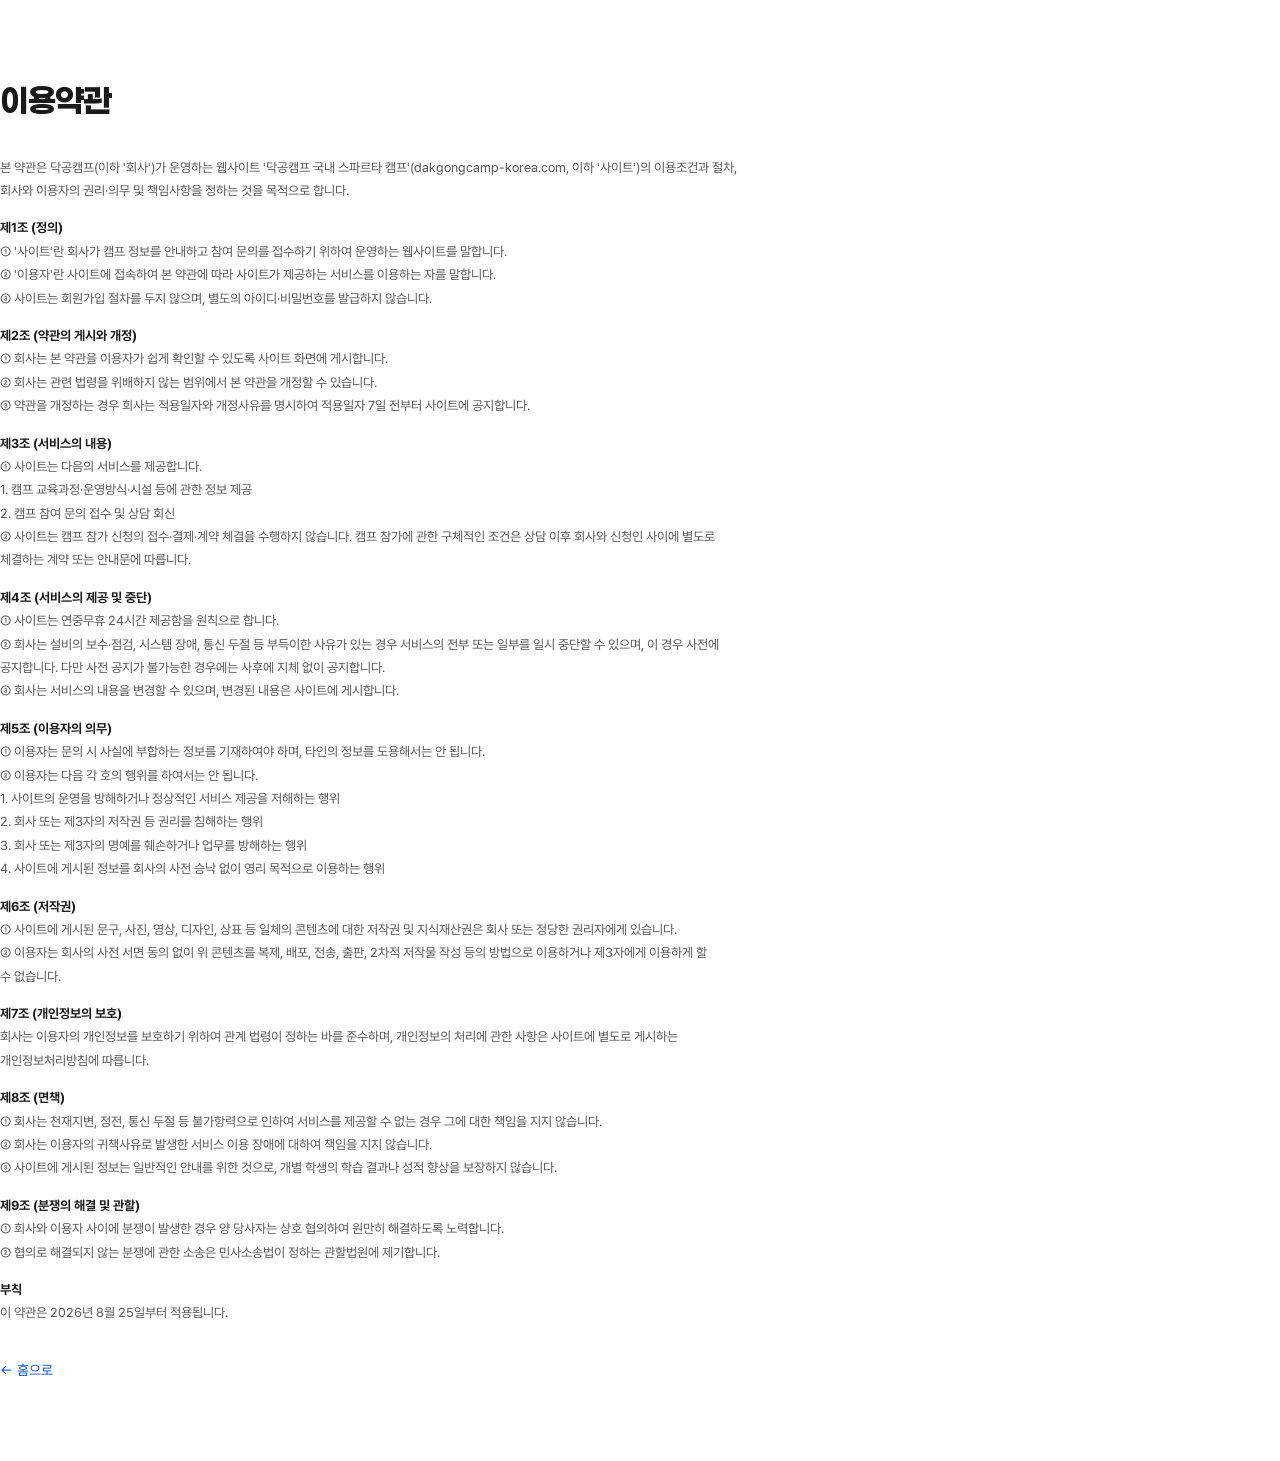
<file: terms.html>
<!doctype html>
<html lang="ko">
<head>
<meta charset="UTF-8">
<meta name="viewport" content="width=device-width, initial-scale=1">
<title>이용약관 | 닥공캠프 국내 스파르타 캠프</title>
<meta name="description" content="닥공캠프 국내 스파르타 캠프 이용약관 — 사이트 이용조건, 서비스 내용, 이용자의 의무, 저작권, 면책, 분쟁 해결 안내.">
<meta name="robots" content="noindex, follow">
<link rel="icon" href="assets/images/favicon.png" sizes="192x192">
<link rel="icon" href="assets/images/favicon-32.png" sizes="32x32">
<link rel="apple-touch-icon" href="assets/images/apple-touch-icon.png">
<link rel="stylesheet" href="assets/css/tokens-domestic.css">
<link rel="stylesheet" href="assets/css/_shell.css">
<link rel="stylesheet" href="assets/css/_components.css">
</head>
<body class="dk">
<main class="dk-legal-page">
  <div class="dk-wrap">
    <h1 class="dk-legal-page__h">이용약관</h1>
    <div class="dk-legal-doc">
      <p>본 약관은 닥공캠프(이하 '회사')가 운영하는 웹사이트 '닥공캠프 국내 스파르타 캠프'(dakgongcamp-korea.com, 이하 '사이트')의 이용조건과 절차, 회사와 이용자의 권리·의무 및 책임사항을 정하는 것을 목적으로 합니다.</p>

      <p><b>제1조 (정의)</b><br>
      ① '사이트'란 회사가 캠프 정보를 안내하고 참여 문의를 접수하기 위하여 운영하는 웹사이트를 말합니다.<br>
      ② '이용자'란 사이트에 접속하여 본 약관에 따라 사이트가 제공하는 서비스를 이용하는 자를 말합니다.<br>
      ③ 사이트는 회원가입 절차를 두지 않으며, 별도의 아이디·비밀번호를 발급하지 않습니다.</p>

      <p><b>제2조 (약관의 게시와 개정)</b><br>
      ① 회사는 본 약관을 이용자가 쉽게 확인할 수 있도록 사이트 화면에 게시합니다.<br>
      ② 회사는 관련 법령을 위배하지 않는 범위에서 본 약관을 개정할 수 있습니다.<br>
      ③ 약관을 개정하는 경우 회사는 적용일자와 개정사유를 명시하여 적용일자 7일 전부터 사이트에 공지합니다.</p>

      <p><b>제3조 (서비스의 내용)</b><br>
      ① 사이트는 다음의 서비스를 제공합니다.<br>
      1. 캠프 교육과정·운영방식·시설 등에 관한 정보 제공<br>
      2. 캠프 참여 문의 접수 및 상담 회신<br>
      ② 사이트는 캠프 참가 신청의 접수·결제·계약 체결을 수행하지 않습니다. 캠프 참가에 관한 구체적인 조건은 상담 이후 회사와 신청인 사이에 별도로 체결하는 계약 또는 안내문에 따릅니다.</p>

      <p><b>제4조 (서비스의 제공 및 중단)</b><br>
      ① 사이트는 연중무휴 24시간 제공함을 원칙으로 합니다.<br>
      ② 회사는 설비의 보수·점검, 시스템 장애, 통신 두절 등 부득이한 사유가 있는 경우 서비스의 전부 또는 일부를 일시 중단할 수 있으며, 이 경우 사전에 공지합니다. 다만 사전 공지가 불가능한 경우에는 사후에 지체 없이 공지합니다.<br>
      ③ 회사는 서비스의 내용을 변경할 수 있으며, 변경된 내용은 사이트에 게시합니다.</p>

      <p><b>제5조 (이용자의 의무)</b><br>
      ① 이용자는 문의 시 사실에 부합하는 정보를 기재하여야 하며, 타인의 정보를 도용해서는 안 됩니다.<br>
      ② 이용자는 다음 각 호의 행위를 하여서는 안 됩니다.<br>
      1. 사이트의 운영을 방해하거나 정상적인 서비스 제공을 저해하는 행위<br>
      2. 회사 또는 제3자의 저작권 등 권리를 침해하는 행위<br>
      3. 회사 또는 제3자의 명예를 훼손하거나 업무를 방해하는 행위<br>
      4. 사이트에 게시된 정보를 회사의 사전 승낙 없이 영리 목적으로 이용하는 행위</p>

      <p><b>제6조 (저작권)</b><br>
      ① 사이트에 게시된 문구, 사진, 영상, 디자인, 상표 등 일체의 콘텐츠에 대한 저작권 및 지식재산권은 회사 또는 정당한 권리자에게 있습니다.<br>
      ② 이용자는 회사의 사전 서면 동의 없이 위 콘텐츠를 복제, 배포, 전송, 출판, 2차적 저작물 작성 등의 방법으로 이용하거나 제3자에게 이용하게 할 수 없습니다.</p>

      <p><b>제7조 (개인정보의 보호)</b><br>
      회사는 이용자의 개인정보를 보호하기 위하여 관계 법령이 정하는 바를 준수하며, 개인정보의 처리에 관한 사항은 사이트에 별도로 게시하는 개인정보처리방침에 따릅니다.</p>

      <p><b>제8조 (면책)</b><br>
      ① 회사는 천재지변, 정전, 통신 두절 등 불가항력으로 인하여 서비스를 제공할 수 없는 경우 그에 대한 책임을 지지 않습니다.<br>
      ② 회사는 이용자의 귀책사유로 발생한 서비스 이용 장애에 대하여 책임을 지지 않습니다.<br>
      ③ 사이트에 게시된 정보는 일반적인 안내를 위한 것으로, 개별 학생의 학습 결과나 성적 향상을 보장하지 않습니다.</p>

      <p><b>제9조 (분쟁의 해결 및 관할)</b><br>
      ① 회사와 이용자 사이에 분쟁이 발생한 경우 양 당사자는 상호 협의하여 원만히 해결하도록 노력합니다.<br>
      ② 협의로 해결되지 않는 분쟁에 관한 소송은 민사소송법이 정하는 관할법원에 제기합니다.</p>

      <p><b>부칙</b><br>
      이 약관은 2026년 8월 25일부터 적용됩니다.</p>
    </div>
    <p class="dk-legal-page__back"><a href="index.html">← 홈으로</a></p>
  </div>
</main>
</body>
</html>
</file>
<file: assets/css/tokens-domestic.css>
/* =====================================================================
   DAKGONG CAMP — Design Tokens (국내캠프 파생본 / DOMESTIC)
   ---------------------------------------------------------------------
   이 파일은 필핀(필리핀캠프) tokens.css의 국내캠프 파생본이다.
   accent-red 계열 토큰명은 그대로 유지하되(--dk-accent-red 등),
   실제 색은 코발트 블루(B안 #0f52c9)다.
   근거 = domestic-blue/PALETTE.md B안(코발트) · WCAG 명도대비 계산 완료.
   같은 것 = 그 외 전부(잉크·본문·다크섹션·캔버스·폭 1280·타이포·간격·radius·motion).
   다른 것 = 포인트 컬러 4색뿐(아래 표 참조).
   상태 = DRAFT (고객 미승인, 회장 추천 B안 기준 복제본).
   ★ 토큰 이름을 바꾸지 말 것 — 필핀 컴포넌트/페이지 재사용 호환을 위해 이름 고정.
   ===================================================================== */

/* Self-hosted Pretendard (body / UI) + Paperlogy (optional display). */
/* ★ 2026-07-25 실측 수정: assets/fonts/ 안 Pretendard 실물은 전부 .otf인데
   src가 .ttf를 요구해 전부 404(로컬 ERR_FILE_NOT_FOUND / 배포본 HTTP 404) →
   Pretendard 미로딩, 시스템 폴백(Helvetica Neue 등)으로 렌더링되던 버그 수정.
   확장자를 실제 파일(.otf)에 맞추고 format도 opentype로 정정. Paperlogy는
   실물이 .ttf 그대로라 변경 없음(Glob 실측 확인, assets/fonts/ 9개 전부 .ttf). */
@font-face { font-family: "Pretendard"; font-style: normal; font-weight: 100; font-display: swap; src: url("../fonts/Pretendard-Thin.otf") format("opentype"); }
@font-face { font-family: "Pretendard"; font-style: normal; font-weight: 200; font-display: swap; src: url("../fonts/Pretendard-ExtraLight.otf") format("opentype"); }
@font-face { font-family: "Pretendard"; font-style: normal; font-weight: 300; font-display: swap; src: url("../fonts/Pretendard-Light.otf") format("opentype"); }
@font-face { font-family: "Pretendard"; font-style: normal; font-weight: 400; font-display: swap; src: url("../fonts/Pretendard-Regular.otf") format("opentype"); }
@font-face { font-family: "Pretendard"; font-style: normal; font-weight: 500; font-display: swap; src: url("../fonts/Pretendard-Medium.otf") format("opentype"); }
@font-face { font-family: "Pretendard"; font-style: normal; font-weight: 600; font-display: swap; src: url("../fonts/Pretendard-SemiBold.otf") format("opentype"); }
@font-face { font-family: "Pretendard"; font-style: normal; font-weight: 700; font-display: swap; src: url("../fonts/Pretendard-Bold.otf") format("opentype"); }
@font-face { font-family: "Pretendard"; font-style: normal; font-weight: 800; font-display: swap; src: url("../fonts/Pretendard-ExtraBold.otf") format("opentype"); }
@font-face { font-family: "Pretendard"; font-style: normal; font-weight: 900; font-display: swap; src: url("../fonts/Pretendard-Black.otf") format("opentype"); }

@font-face { font-family: "Paperlogy"; font-style: normal; font-weight: 100; font-display: swap; src: url("../fonts/Paperlogy-1Thin.ttf") format("truetype"); }
@font-face { font-family: "Paperlogy"; font-style: normal; font-weight: 200; font-display: swap; src: url("../fonts/Paperlogy-2ExtraLight.ttf") format("truetype"); }
@font-face { font-family: "Paperlogy"; font-style: normal; font-weight: 300; font-display: swap; src: url("../fonts/Paperlogy-3Light.ttf") format("truetype"); }
@font-face { font-family: "Paperlogy"; font-style: normal; font-weight: 400; font-display: swap; src: url("../fonts/Paperlogy-4Regular.ttf") format("truetype"); }
@font-face { font-family: "Paperlogy"; font-style: normal; font-weight: 500; font-display: swap; src: url("../fonts/Paperlogy-5Medium.ttf") format("truetype"); }
@font-face { font-family: "Paperlogy"; font-style: normal; font-weight: 600; font-display: swap; src: url("../fonts/Paperlogy-6SemiBold.ttf") format("truetype"); }
@font-face { font-family: "Paperlogy"; font-style: normal; font-weight: 700; font-display: swap; src: url("../fonts/Paperlogy-7Bold.ttf") format("truetype"); }
@font-face { font-family: "Paperlogy"; font-style: normal; font-weight: 800; font-display: swap; src: url("../fonts/Paperlogy-8ExtraBold.ttf") format("truetype"); }
@font-face { font-family: "Paperlogy"; font-style: normal; font-weight: 900; font-display: swap; src: url("../fonts/Paperlogy-9Black.ttf") format("truetype"); }

/* ★2026-07-25: 필핀 실사이트 SNS 아이콘 폰트 실측 반영(블로그·유튜브·카카오).
   파일 출처 = https://vendor-cdn.imweb.me/fonts/Plipop-Social-Icons.ttf?xgz9qy
   (로그인·결제 없이 공개 접근 가능한 URL, 2026-07-25 확인·다운로드).
   글리프 매핑은 https://vendor-cdn.imweb.me/css/ii.css?1738631657 원본 CSS 정본 값 +
   실사이트 getComputedStyle(el, '::before').content 실측(Playwright)으로 이중 확인. */
@font-face { font-family: "Plipop-Social-Icons"; font-style: normal; font-weight: normal; font-display: block; src: url("../fonts/Plipop-Social-Icons.ttf") format("truetype"); }
/* 인스타그램은 필핀 사이트도 Plipop이 아니라 FontAwesome 5 Brands(class="fa fa-instagram")를 씀
   — getComputedStyle 확인 결과 font-family: FontAwesome, content: "\f16d". 동일 글리프를
   Font Awesome Free 6.5.1(SIL OFL 라이선스, 자유 재배포 가능)에서 self-host. */
@font-face { font-family: "FA-Brands"; font-style: normal; font-weight: 400; font-display: block; src: url("../fonts/fa-brands-400.woff2") format("woff2"), url("../fonts/fa-brands-400.ttf") format("truetype"); }

:root {
  /* ----- Brand & accent --------------------------------------------- */
  --dk-primary:           #ffffff;   /* the canvas — trust & clarity */
  --dk-ink:               #1a1a1a;   /* default headline / body color */
  --dk-on-primary:        #ffffff;
  --dk-on-dark:           #1a1a1a;
  --dk-accent-red:        #0f52c9;   /* ★국내 파생: 코발트 B안 주력(필핀 #ab0000 치환). 이름은 유지 */
  --dk-accent-red-2:      #2666d6;   /* ★국내 파생: 코발트 보조(필핀 #c1272d 치환) */
  --dk-accent-red-light:  #5187e8;   /* ★국내 파생: 코발트 hover(필핀 #e74c5a 치환) — 밝은 면·면(fill) 용 */
  --dk-accent-onDark:     #6393ea;   /* 어두운 면 위 글자 전용. #5187e8 은 #2a2a2a 위에서
                                        4.09:1 로 미달(기준 4.5). 색상각 219° 그대로, 밝기만 +4%.
                                        밝은 면에서 이걸 쓰면 거꾸로 대비가 떨어진다 — 용도를 지킨다 */
  /* ★2026-08-26 회장 지시 — 필리핀 캠프로 가는 링크 전용 색.
     「가는 쪽의 포인트 컬러를 쓴다」는 지시라 필핀 코어(clients/dakgong/design-core/
     tokens.css)의 정본 액센트 #ab0000 을 그대로 가져온다. 지어낸 색도, 밝기를 손댄
     파생색도 아니다 — 회장이 파생색(#ff5454)을 물리고 정본을 쓰라고 정했다.
     역할 이름으로 짓는다(craft/color.md): 「필핀 레드」가 아니라 「필핀으로 가는 링크」다.
     어두운 면 위에서는 이 색을 글자로 쓰지 말고 면으로 채우고 글자를 흰색으로 돌린다
     (#ab0000 글자 on #2a2a2a = 1.87:1 · 흰 글자 on #ab0000 = 7.69:1). */
  --dk-accent-phil:       #ab0000;
  --dk-accent-red-bg:     #dce8fc;   /* ★국내 파생: 연한 코발트 배경(필핀 #fbd7d7 치환) */
  --dk-surface-dark:      #2a2a2a;   /* ★실측: 검정 섹션·카드. 순검정 #111 ❌ (변경 없음) */
  --dk-accent-black:      #1a1a1a;

  /* ----- Text scale (foreground) ------------------------------------ */
  --dk-fg-1:              #1a1a1a;   /* primary text (= ink) */
  --dk-fg-2:              #2a2a2a;   /* body-strong, leads */
  --dk-fg-3:              #555555;   /* ★실측: 본문 회색. 구값 #4a4a4a ❌ */
  --dk-fg-muted:          #808080;   /* captions, meta, breadcrumbs
                                        ★2026-08-03 #6a6a6a 로 어둡게 했다가 **원복**.
                                        회장 지시 — 인포그래픽은 라이브 버전 그대로 둔다.
                                        이 토큰이 인포그래픽 라벨(dk-ds/dk-cvg/dk-pr 등)에
                                        걸려 있어서, 대비를 올리면 인포그래픽이 같이 바뀐다.
                                        대비 미달은 아래 contrast_exempt 로 기록해 둔다. */
  --dk-fg-muted-onDark:   #9a9a9a;   /* 어두운 면 위 보조 글자 — 밝은 배경용을 그대로
                                        쓰면 반대로 어두워져 더 안 보인다(푸터 3.63:1) */

  /* ----- Surfaces --------------------------------------------------- */
  --dk-canvas:            #ffffff;
  --dk-surface-soft:      #fafafa;   /* almost-white, for stat blocks */
  --dk-surface-card:      #f5f5f5;   /* feature cards */
  --dk-surface-elevated:  #efefef;   /* nested cards */

  /* ----- Hairlines & dividers -------------------------------------- */
  --dk-hairline:          #d0d0d0;   /* visible 1px rule */
  --dk-hairline-soft:     #e8e8e8;   /* card edge / faint rule */

  /* ----- Semantic --------------------------------------------------- */
  --dk-warning:           #ff6b6b;   /* 면(fill) 전용 */
  --dk-warning-ink:       #c1272d;   /* 글자·선 전용 — craft/color.md: 브랜드 밝은 색은
                                        면에만 쓰고, 글자엔 어두운 단계를 쓴다 */
  --dk-success:           #2ecc71;

  /* ----- Type families --------------------------------------------- */
  --dk-font-sans: "Pretendard", -apple-system, BlinkMacSystemFont,
                  "Apple SD Gothic Neo", "Noto Sans KR", "Segoe UI",
                  Roboto, sans-serif;
  /* Paperlogy = optional display face for posters / hero / card-news headlines. */
  --dk-font-display: "Paperlogy", "Pretendard", var(--dk-font-sans);

  /* ----- Type scale (size / weight / line-height / tracking) ------- */
  /* ★ 2026-06-29 메인페이지 실측값으로 확정. display-lg(섹션H2)=Paperlogy 36px, label=15px/400/no-uppercase */
  --dk-display-xl:  700 48px/1.2  var(--dk-font-display);
  --dk-display-lg:  700 36px/1.25 var(--dk-font-display); /* 섹션 H2. Paperlogy. 구값 40px ❌ */
  --dk-display-md:  700 32px/1.3  var(--dk-font-display);
  --dk-display-sm:  700 28px/1.35 var(--dk-font-display);
  /* ★2026-08-21 회장 지적 — "여기 글씨만 볼드로 포인트인데 폰트가 일반 폰트야?"
     전 페이지 제목 68개를 재보니 Paperlogy 가 61개, Pretendard 가 7개였다.
     그 7개가 전부 24px 소제목이었고, 원인은 소제목이 **본문 계열 토큰(title-lg)** 을
     쓰고 있던 것이다. 크기·굵기는 맞는데 계열이 틀렸다.
     → 같은 크기·굵기·행간의 display 단을 하나 등록한다. 글자만 바뀌고 자리는 안 움직인다. */
  --dk-display-xs:  700 24px/1.4  var(--dk-font-display);  /* 24px 소제목. title-lg 와 크기 동일, 계열만 display */
  --dk-title-lg:    700 24px/1.4  var(--dk-font-sans);
  --dk-title-md:    600 20px/1.5  var(--dk-font-sans);
  --dk-title-sm:    600 18px/1.5  var(--dk-font-sans);
  --dk-body-lg:     400 18px/1.6  var(--dk-font-sans);   /* 리드/서브텍스트. 구값 없었음 */
  --dk-body-md:     400 16px/1.6  var(--dk-font-sans);
  --dk-body-sm:     400 14px/1.6  var(--dk-font-sans);
  --dk-caption:     400 12px/1.5  var(--dk-font-sans);
  --dk-button:      700 14px/1.4  var(--dk-font-sans);
  --dk-nav-link:    600 14px/1.5  var(--dk-font-sans);
  --dk-label-red:   400 15px/1.4  var(--dk-font-sans);   /* 빨강 라벨. 대문자X. 구값 label-up(700/14px/uppercase) ❌ */
  --dk-label-up:    700 14px/1.4  var(--dk-font-sans);   /* 일반 태그/뱃지용으로만 유지 */

  --dk-track-tight: -0.5px;
  --dk-track-snug:  -0.3px;
  --dk-track-wide:   0.5px;
  --dk-track-caption: 0.3px;

  /* ----- Spacing (4px base) ---------------------------------------- */
  --dk-space-xxs: 4px;
  --dk-space-xs:  8px;
  --dk-space-sm:  12px;
  --dk-space-md:  16px;
  --dk-space-lg:  24px;
  --dk-space-xl:  32px;
  --dk-space-xxl: 48px;
  --dk-space-section: 64px;

  /* ----- Radii ----------------------------------------------------- */
  --dk-radius-none: 0;
  --dk-radius-xs:   4px;
  --dk-radius-sm:   8px;
  --dk-radius-md:   12px;
  --dk-radius-lg:   16px;
  --dk-radius-full: 9999px;

  /* ----- Layout ---------------------------------------------------- */
  --dk-container: 1280px;    /* ★2026-07-14 코어 확정. 구값 1200px ❌ (아임웹 실측 폭과 불일치했음 → 실측 기준으로 통일. 국내캠프 등 비(非)아임웹 사이트도 이 값을 쓴다) */
  --dk-touch-min: 44px;        /* WCAG AAA hit target */
  --dk-divider-accent: 3px;    /* the signature red rule */

  /* ----- Vertical rhythm / 섹션 내 상하여백 스케일 ---------------------
     ★2026-07-29 신설. 회장 지적 "섹션내에서 상하여백 규칙 개판".
     실측 결과 섹션 내부 간격이 0~46px 사이 16종으로 흩어져 있었고,
     역할이 같은데 clamp 범위만 다른 선언이 10종이었다.
     앞으로 블록 간 여백은 반드시 아래 5단 중 하나를 쓴다. 새 값을 짓지 않는다.
       xs 라벨·캡션 → 바로 아래 (붙는 관계)
       sm 소제목(h3) → 그 소제목이 이끄는 콘텐츠
       md 콘텐츠 → 보조설명·부속 블록
       lg 섹션 헤드 → 본문 / 블록 → 블록  (기본값)
       xl 같은 섹션 안의 독립된 덩어리 (일과표 3블록 등) */
  --dk-gap-xs: 12px;
  --dk-gap-sm: clamp(16px, 2vw,   20px);
  --dk-gap-md: clamp(26px, 3.2vw, 34px);
  --dk-gap-lg: clamp(40px, 5vw,   56px);
  --dk-gap-xl: clamp(56px, 7vw,   80px);

  /* ----- Motion ---------------------------------------------------- */
  --dk-ease-out:  cubic-bezier(0.2, 0.7, 0.2, 1);
  --dk-ease-in:   cubic-bezier(0.6, 0, 0.8, 0.2);
  --dk-dur-fast:  120ms;
  --dk-dur-base:  200ms;
  --dk-dur-slow:  320ms;
  /* ── 2026-08-03 등록 — 이미 쓰고 있던 값에 이름표를 붙인 것이다 ──
     실측: 토큰 밖 25색 중 12색이 색상각 214~219°로 브랜드 파랑(218°)과 같은 색이었다.
     밝기만 조절해 쓴 사실상의 브랜드 자산인데 이름이 없었다.
     이름은 색이 아니라 역할로 짓는다(craft/color.md) — 브랜드 색이 바뀌어도 이름이 안 거짓말한다.
     ⚠️ design-core 에도 같은 내용을 반영해야 한다(코어→사이트 한 방향 원칙). */
  --dk-surface-dark-2: #333333; /* 다크 표면 2단 */
  --dk-surface-dark-3: #363636; /* 제출 버튼 배경 (필핀 원본 실측값) */
  --dk-tone-3: #5c5c5c;        /* 인포그래픽 단계 사다리 3단 — 색약 명도비 검증값
                                 (#2a2a2a↔#5c5c5c = 2.15:1). #555555 로 통합했다가
                                 사다리가 눌려 되돌림. 회장 지시로 라이브 값 유지 */
  --dk-fg-faint: #8f8f8f;      /* 가장 옅은 글자·톤 단계 */
  --dk-navy-deep: #0a1f3d;     /* 히어로 그라디언트 짙은 쪽 */
  --dk-navy: #142a4d;          /* 히어로 그라디언트 옅은 쪽 */
  --dk-fg-cool: #5b6b85;       /* 푸른기 글자·아이콘 선 */
  --dk-fg-cool-soft: #a9b6cc;  /* 푸른기 옅은 글자(자리표시) */
  --dk-fg-cool-faint: #c3cee2; /* 푸른기 가장 옅은 글자 */
  --dk-hairline-cool: #c3ccd8; /* 푸른기 실선·점선 테두리 */
  --dk-hairline-cool-soft: #dbe3f1; /* 푸른기 옅은 테두리 */
  --dk-dot-cool: #e8edf6;      /* 점그리드 도트 */
  --dk-surface-cool: #f5f8fc;  /* 푸른기 가장 밝은 면 */
}

/* =====================================================================
   Semantic element styles — apply once, get the look for free.
   Scope under .dk to avoid leaking into host pages. The UI kits and
   preview cards all wrap their content in <body class="dk"> or a
   <div class="dk"> ancestor.
   ===================================================================== */

.dk {
  font: var(--dk-body-md);
  color: var(--dk-fg-1);
  background: var(--dk-canvas);
  -webkit-font-smoothing: antialiased;
  text-rendering: optimizeLegibility;
  word-break: keep-all;   /* ★실측: 한글 줄바꿈. 모든 .dk 하위에 적용 */
}

/* ★2026-07-28 근본 수정 — 요소 기본값을 `:where()`로 감싸 특성도 0으로 낮춘다.
   기존 `.dk h2`/`.dk p`는 특성도 (0-1-1)이라 컴포넌트 클래스 (0-1-0)를 전부 이겨서,
   `.dk-perf-title`(32px/800/Paperlogy) · `.dk-kp-text`(17px/600) · `.dk-label`(15px) ·
   `.dk-pt-label`(13px/700) · `.site-footer__*` · `.dk-history__*` 등 11개 이상이
   자기 값을 못 받고 전부 16px/1.6 기본값으로 떨어져 있었다(제목 크기·줄간격이
   섹션마다 제각각으로 보이던 실제 원인). 이건 "기본값"이므로 어떤 클래스든 이겨야 맞다.
   `:where()`는 특성도를 0으로 만들어 클래스 규칙이 자연스럽게 우선하게 한다. */
:where(.dk) h1, :where(.dk) .h1 {
  font: var(--dk-display-xl);
  letter-spacing: var(--dk-track-tight);
  color: var(--dk-ink);
  margin: 0;
}
:where(.dk) h2, :where(.dk) .h2 {
  font: var(--dk-display-lg);
  letter-spacing: var(--dk-track-snug);
  color: var(--dk-ink);
  margin: 0;
}
:where(.dk) h3, :where(.dk) .h3 {
  font: var(--dk-display-md);
  color: var(--dk-ink);
  margin: 0;
}
:where(.dk) h4, :where(.dk) .h4 {
  font: var(--dk-display-sm);
  color: var(--dk-ink);
  margin: 0;
}
:where(.dk) h5, :where(.dk) .h5 {
  font: var(--dk-title-lg);
  color: var(--dk-ink);
  margin: 0;
}
:where(.dk) h6, :where(.dk) .h6 {
  font: var(--dk-title-md);
  color: var(--dk-ink);
  margin: 0;
}

:where(.dk) p {
  font: var(--dk-body-md);
  color: var(--dk-fg-3);
  margin: 0;
}
/* ★실측(dakgongcamp.imweb.me): 리드·서브텍스트 = 18px / 400 / 1.7 / #555555 */
.dk .lead {
  font: var(--dk-body-lg);
  line-height: 1.7;
  color: var(--dk-fg-3);
  word-break: keep-all;
}
/* ★실측: 빨강 라벨 = 15px / 400 / 대문자 아님 / 자간 normal / (국내파생은 코발트) */
.dk .label-red {
  font: var(--dk-label-red);
  letter-spacing: normal;
  text-transform: none;
  color: var(--dk-accent-red);
}
.dk .caption {
  font: var(--dk-caption);
  letter-spacing: var(--dk-track-caption);
  color: var(--dk-fg-muted);
}
.dk .label-up {
  font: var(--dk-label-up);
  letter-spacing: var(--dk-track-wide);
  text-transform: uppercase;
  color: var(--dk-ink);
}
.dk .nav-link {
  font: var(--dk-nav-link);
  color: var(--dk-ink);
  text-decoration: none;
}
.dk a {
  color: var(--dk-accent-red);
  text-decoration: none;
  transition: color var(--dk-dur-fast) var(--dk-ease-out);
}
.dk a:hover {
  color: var(--dk-accent-red-light);
}

/* ----- Buttons ------------------------------------------------------ */
.dk .btn {
  display: inline-flex;
  align-items: center;
  justify-content: center;
  gap: var(--dk-space-xs);
  height: var(--dk-touch-min);
  padding: 12px 24px;
  border-radius: var(--dk-radius-md);
  font: var(--dk-button);
  letter-spacing: var(--dk-track-wide);
  cursor: pointer;
  border: none;
  transition: background var(--dk-dur-fast) var(--dk-ease-out),
              color var(--dk-dur-fast) var(--dk-ease-out),
              transform var(--dk-dur-fast) var(--dk-ease-out);
  user-select: none;
}
.dk .btn:active { transform: scale(0.98); }

.dk .btn-primary {
  background: var(--dk-accent-red);
  color: var(--dk-on-primary);
}
.dk .btn-primary:hover { background: var(--dk-accent-red-light); }

.dk .btn-primary-outline {
  background: transparent;
  color: var(--dk-accent-red);
  border: 2px solid var(--dk-accent-red);
  padding: 10px 22px; /* compensate for border */
}
.dk .btn-primary-outline:hover {
  background: var(--dk-accent-red);
  color: var(--dk-on-primary);
}

.dk .btn-secondary {
  background: var(--dk-surface-card);
  color: var(--dk-ink);
}
.dk .btn-secondary:hover { background: var(--dk-surface-elevated); }

.dk .btn-icon {
  width: var(--dk-touch-min);
  height: var(--dk-touch-min);
  padding: 0;
  border-radius: var(--dk-radius-full);
  background: var(--dk-surface-card);
  color: var(--dk-ink);
}
.dk .btn-icon:hover { background: var(--dk-surface-elevated); }

/* ----- Cards & surfaces -------------------------------------------- */
.dk .card {
  background: var(--dk-surface-card);
  border-radius: var(--dk-radius-sm);
  padding: var(--dk-space-lg);
}
.dk .card-elevated {
  background: var(--dk-surface-elevated);
  border-radius: var(--dk-radius-sm);
  padding: var(--dk-space-lg);
}
.dk .card-achievement {
  background: var(--dk-primary);
  border: 2px solid var(--dk-accent-red);
  border-radius: var(--dk-radius-md);
  padding: var(--dk-space-lg);
}
.dk .stat-block {
  background: var(--dk-surface-soft);
  border-radius: var(--dk-radius-sm);
  padding: var(--dk-space-lg);
}

/* ----- Section header (red band) ----------------------------------- */
.dk .section-header {
  background: var(--dk-accent-red);
  color: var(--dk-on-primary);
  padding: var(--dk-space-xl) var(--dk-space-lg);
  border-radius: 0;
}
.dk .section-header h2,
.dk .section-header h3 { color: var(--dk-on-primary); }

/* ----- Dividers ---------------------------------------------------- */
.dk .divider-accent {
  height: var(--dk-divider-accent);
  background: var(--dk-accent-red);
  border: 0;
  width: 48px;
}
.dk .divider-hair {
  height: 1px;
  background: var(--dk-hairline);
  border: 0;
}

/* ----- Tag / badge -------------------------------------------------- */
.dk .tag {
  display: inline-block;
  padding: 4px 10px;
  font: var(--dk-button);
  letter-spacing: var(--dk-track-wide);
  text-transform: uppercase;
  color: var(--dk-accent-red);
  background: transparent;
  border: 1.5px solid var(--dk-accent-red);
  border-radius: var(--dk-radius-xs);
}
.dk .tag-filled {
  color: var(--dk-on-primary);
  background: var(--dk-accent-red);
  border-color: var(--dk-accent-red);
}
.dk .tag-neutral {
  color: var(--dk-fg-3);
  border-color: var(--dk-hairline);
}

/* ----- Form inputs ------------------------------------------------- */
.dk .field {
  display: flex;
  flex-direction: column;
  gap: 6px;
}
.dk .field-label {
  font: var(--dk-body-sm);
  font-weight: 600;
  color: var(--dk-fg-2);
}
.dk .input,
.dk .textarea,
.dk .select {
  height: var(--dk-touch-min);
  padding: 0 var(--dk-space-md);
  font: var(--dk-body-md);
  color: var(--dk-ink);
  background: var(--dk-canvas);
  border: 1.5px solid var(--dk-hairline);
  border-radius: var(--dk-radius-sm);
  transition: border-color var(--dk-dur-fast) var(--dk-ease-out);
}
.dk .textarea { height: auto; padding: 12px var(--dk-space-md); resize: vertical; min-height: 96px; }
.dk .input:focus,
.dk .textarea:focus,
.dk .select:focus {
  outline: none;
  border-color: var(--dk-accent-red);
}
.dk .input::placeholder,
.dk .textarea::placeholder { color: var(--dk-fg-muted); }

/* ----- Logo lockup helper ------------------------------------------ */
.dk .logo-lockup {
  display: inline-flex;
  align-items: center;
  gap: var(--dk-space-sm);

}
</file>
<file: assets/css/_shell.css>
/* _shell.css — site.css 에서 분리(2026-08-03). 내용 무변경, 위치만 이동.
   불러오는 순서: tokens → _shell → _components → _legacy → page-*
   🔒 락. 헤더·메뉴·푸터·히어로·롤링밴드·하단CTA·섹션래퍼·등장모션 + 전역 기본값.
   페이지 세션은 이 파일을 고치지 않는다. 고쳐야 하면 멈추고 회장께 보고한다. */
/* =====================================================================
   DAKGONG CAMP — 국내캠프 자체코딩 사이트 공용 스타일시트
   ---------------------------------------------------------------------
   출처: clients/dakgong/imweb/pages-out/domestic-*.html 6개 파일의
   <style> 블록이 전부 동일했음(제목만 다름) — 그 공용 블록을 그대로
   가져와 병합했다. 색상·타이포·간격 값은 전부 tokens-domestic.css의
   --dk-* 변수 참조(하드코딩 없음, 원본 그대로).
   바뀐 것 = 아임웹 위젯 의존 헤더 CSS(#w2026..., .viewport-nav,
   .dropdown-menu, .navbar-nav 등)를 전부 제거하고, 그 자리에
   순수 HTML/CSS 헤더·내비게이션·푸터(.site-header/.site-nav/.site-footer)를
   새로 작성해 넣은 것뿐. 컴포넌트 클래스(.dk-*)는 전부 원본 값 그대로.
   ===================================================================== */

* { box-sizing: border-box; }
html, body { margin: 0; padding: 0; }
body.dk {
  font-family: 'Pretendard', -apple-system, BlinkMacSystemFont, 'Apple SD Gothic Neo', 'Noto Sans KR', sans-serif;
  word-break: keep-all;
  -webkit-font-smoothing: antialiased;
}
.dk h1, .dk h2, .dk h3, .dk h4 {
  font-family: 'Paperlogy', 'Pretendard', sans-serif;
}
.dk-wrap { max-width: var(--dk-container); margin: 0 auto; padding: 0 clamp(20px,5vw,48px); }
/* ★2026-07-25 회장 4차 지적 재확정 — 히어로(.dk-bg-video-content, max-width 1280px,
   padding 0)와 본문(.dk-wrap, 동일 max-width 1280px)의 폭이 안 맞는 원인 실측:
   clamp(20px,5vw,48px)는 5vw가 960px 뷰포트부터 48px 상한에 걸려 "고정 48px"이
   되어버려서, 뷰포트가 1280px 이상인 데스크톱에서도 본문이 좌우 48px씩(총 96px)
   더 좁게 나온다. 뷰포트가 1280px보다 좁을 때(태블릿 이하)는 .dk-wrap의 실제
   박스폭이 뷰포트폭 그대로라 이 여백이 화면 끝 밀착 방지용으로 계속 필요하다.
   그래서 뷰포트가 1280px에 도달해 컨테이너가 max-width로 꽉 찬 순간부터만
   패딩을 0으로 만들어 히어로와 정확히 같은 1280px 박스가 되게 한다(모바일 여백은
   그대로 보존). */
@media (min-width: 1280px) {
.dk-wrap, .dk-pt-in { padding: 0; }
}
.dk-sec  { padding: clamp(56px,8vw,96px) 0; }
.dk-label {
  font: var(--dk-label-red);
  color: var(--dk-accent-red);
  letter-spacing: normal;
  margin: 0 0 12px;
  display: block;
}
.dk-h2 {
  font: var(--dk-display-lg);
  letter-spacing: var(--dk-track-snug);
  color: var(--dk-ink);
  margin: 0;
}
.dk-h2 em { color: var(--dk-accent-red); font-style: normal; }
.dk-sec--dark .dk-h2 { color: #fff; }
.dk-sec--dark .dk-h2 em { color: var(--dk-accent-onDark); }
.dk-sec--dark .dk-split p { color: rgba(255,255,255,0.7); }
@media (max-width: 640px) {
.dk-sec { padding: 56px 0 !important; }
.dk-h2, .dk .dk-brand-kicker { font-size: 26px !important; }
}
/* sr-only — 표준 스크린리더 전용 숨김 패턴 (버튼/링크 보조텍스트용으로 계속 사용) */
.sr-only {
  position : absolute;
  width    : 1px;
  height   : 1px;
  padding  : 0;
  margin   : -1px;
  overflow : hidden;
  clip     : rect(0, 0, 0, 0);
  border   : 0;
}
/* =====================================================================
   헤더 / 내비게이션 — 아임웹 의존 없는 순수 HTML/CSS/최소 JS 신규 작성
   (2026-07-25, 자체코딩+Netlify 전환 작업). 색·높이(70px)·폭(1280px)은
   기존 6페이지에 이미 검증된 실측값 그대로 유지, 구현 방식만 교체.
   ===================================================================== */
.site-header {
  position: sticky;
  top: 0;
  width: 100%;
  height: 70px;
  background: rgba(255,255,255,0.97);
  border-bottom: 1px solid var(--dk-hairline-soft);
  box-shadow: 0 0 0 rgba(0,0,0,0);
  transition: box-shadow var(--dk-dur-base) var(--dk-ease-out);
  z-index: 400;
}
/* 스크롤 고정 상태 — 필핀 원본은 스크롤 시 헤더가 화면 위에 고정되며 옅은 그림자가
   붙는 방식(jquery-scrolltofixed 재구현). 순수 CSS position:sticky + 스크롤량에 따라
   nav.js가 붙이는 .is-scrolled 클래스로 그림자만 얹는다(구조는 그대로, 티만 살짝). */
.site-header.is-scrolled {
  box-shadow: 0 2px 16px rgba(0,0,0,0.08);
}
/* ★2026-07-25 회장 1920px 실측 재확정 — 헤더는 본문(.dk-wrap, 1280px 박스)과
   달리 뷰포트 기준 좌131px/우131px 여백의 거의 풀블리드 레이아웃이다(필핀
   dakgongcamp.com 실측: 로고 시작 x=131, 메뉴그룹+MENU아이콘 끝 x=1789,
   1920-1789=131 — 좌우 대칭). 그래서 헤더 안쪽은 .dk-wrap(1280 중앙정렬)을
   쓰지 않고 자체 풀폭 padding을 쓴다. clamp 상한 131px = 6.823vw(1920 기준
   131px과 정확히 일치하도록 역산한 값), 좁은 화면에서는 20px까지 줄어든다. */
.site-header__inner {
  height: 70px;
  width: 100%;
  box-sizing: border-box;
  padding: 0 clamp(20px, 6.823vw, 131px);
  display: flex;
  align-items: center;
  justify-content: space-between;
  gap: 24px;
}
.site-logo { display: flex; align-items: center; height: 100%; }
/* -- 캠프 전환 버튼 (2026-08-26 회장 지시) ---------------------------
   국내와 필핀은 로고 글자가 완전히 같고 투구 깃털 색만 다르다. 그래서 헤더만
   봐서는 어느 캠프 사이트인지 알 수 없고, 두 사이트를 오갈 문도 없었다.
   로고 오른쪽 빈 자리(1280px 기준 로고끝 292 ~ 메뉴시작 809 = 517px)에 버튼 하나.
   색은 「가는 쪽」의 포인트 컬러다 - 여기는 필핀으로 가므로 필핀 레드.
   ⚠️ 특성도 - `.dk a`(0,1,1)가 `.site-camp-switch`(0,1,0)를 조용히 이긴다.
      그래서 `.dk` 를 붙여 (0,2,0)으로 올린다. 이걸 빼면 글자색이 코발트로 돌아간다. */
.site-header__left { display: flex; align-items: center; gap: 14px; min-width: 0; }
/* ★2026-08-27 회장 지시 - PC 도 폰과 같은 「면 채움」으로 통일한다.
   원래 PC 만 테두리형이었던 건 흰 헤더에서 컬러 면이 튄다고 봐서였는데,
   그러다 보니 한 사이트 안에서 PC 와 폰의 버튼이 서로 달랐다. 하나로 맞춘다. */
.dk .site-camp-switch {
  display: inline-flex; align-items: center; gap: 6px;
  height: 32px; padding: 0 15px;
  border: 1px solid var(--dk-accent-phil);
  border-radius: var(--dk-radius-full);
  background: var(--dk-accent-phil);
  font-size: 13px; font-weight: 600; color: #fff;
  text-decoration: none; white-space: nowrap; letter-spacing: -0.01em;
  transition: opacity var(--dk-dur-fast) var(--dk-ease-out);
}
/* hover 는 투명도만 준다 - 더 어두운 레드를 만들면 토큰 밖 색을 새로 짓는 셈이다 */
.dk .site-camp-switch:hover { opacity: .88; }
.site-camp-switch__arrow { font-size: 11px; }
/* 삼선 패널 안 - 바닥이 #2a2a2a 라 #ab0000 글자는 1.87:1 로 안 읽힌다.
   색을 바꾸지 말라는 지시라, 색은 그대로 두고 면을 채워 글자를 흰색으로 돌린다(7.69:1). */
/* ★2026-08-27 - 메뉴 목록 「아래」로 내렸다(회장 지시). 필핀도 같은 자리다. */
.site-nav__switch { padding: 14px 24px 6px; }
.dk .site-nav__switch .site-camp-switch {
  display: flex; width: 100%; justify-content: center; height: 38px;
  background: var(--dk-accent-phil); border-color: var(--dk-accent-phil); color: #fff;
}
/* 패널 쪽 hover 는 두지 않는다 - 폰은 터치라 hover 가 없고, 더 어두운 레드를
   만들면 토큰 밖 색을 새로 짓는 셈이 된다(회장 지시로 파생색 금지). */

.site-logo img { display: block; height: 32px; width: auto; }
/* 메뉴 링크 그룹 + MENU 아이콘 버튼을 하나의 우측 그룹으로 묶는다(필핀 원본은
   nav 끝(1736)과 MENU 아이콘 시작(1751) 사이 15px 간격 — 그대로 재현).
   묶지 않고 header__inner에 개별 flex item으로 두면 space-between이 셋을
   고르게 벌려버려 "로고 / 메뉴 / 아이콘"이 3분할되는 오류가 난다. */
.site-header__right {
  display: flex;
  align-items: center;
  gap: 15px;
}
/* ★2026-07-26 회장 실측 재지시 — 필핀 실사이트 구조 재확인:
   ①PC = 가로 텍스트메뉴(호버드롭다운) + 항상 있는 삼선(☰) 버튼, 삼선 누르면
      우측에서 어두운 패널이 "추가로" 펼쳐짐(가로메뉴 대체 아님)
   ②모바일 = 로고 중앙, 삼선만 우측(가로메뉴 자체가 없음), 삼선 누르면 같은
      어두운 패널이 펼쳐짐
   그래서 .site-nav-bar(가로, PC 전용)와 .site-nav(삼선이 여는 패널, 모든 폭 공통)를
   완전히 분리한다 — 기존엔 같은 요소가 폭에 따라 이도저도 되려다 삼선이 PC에서
   먹통이었다. */

/* ── PC 전용 가로 메뉴 + 호버 드롭다운 ── */
.site-nav-bar { display: flex; align-items: center; gap: 4px; list-style: none; margin: 0; padding: 0; }
.site-nav-bar > li { position: relative; }
.site-nav-bar > li > a {
  position: relative; display: flex; align-items: center; height: 70px; padding: 0 18px;
  font-family: 'Poppins', 'Pretendard', sans-serif; font-size: 15px; font-weight: 400; color: #1a1a1a;
  letter-spacing: normal; text-decoration: none; transition: color var(--dk-dur-fast) var(--dk-ease-out);
}
.site-nav-bar > li > a:hover, .site-nav-bar > li.is-active > a { color: var(--dk-accent-red); }
.site-nav-bar > li.is-active > a { font-weight: 700; }
.site-nav-bar__sub {
  position: absolute; top: 100%; left: 50%; min-width: 190px; background: #fff;
  border: 1px solid var(--dk-hairline-soft); border-radius: var(--dk-radius-md);
  box-shadow: 0 12px 32px rgba(0,0,0,0.08); padding: 10px 0; list-style: none; margin: 0;
  opacity: 0; visibility: hidden; transform: translateX(-50%) translateY(6px);
  transition: opacity var(--dk-dur-base) var(--dk-ease-out), transform var(--dk-dur-base) var(--dk-ease-out), visibility var(--dk-dur-base);
}
.site-nav-bar > li.has-sub:hover > .site-nav-bar__sub,
.site-nav-bar > li.has-sub:focus-within > .site-nav-bar__sub { opacity: 1; visibility: visible; transform: translateX(-50%) translateY(0); }
.site-nav-bar__sub li a { display: block; padding: 10px 20px; font-size: 14px; color: var(--dk-fg-3); text-decoration: none; white-space: nowrap; }
.site-nav-bar__sub li a:hover { color: var(--dk-accent-red); background: var(--dk-surface-card); }
@media (max-width: 880px) {
.site-nav-bar { display: none; }
}
/* ── 삼선(☰) 버튼: 모든 폭에서 항상 노출, 항상 같은 패널을 연다 ── */
.site-nav__toggle {
  display: flex;
  width: 40px; height: 40px; border: none; background: transparent; cursor: pointer;
  flex-direction: column; align-items: center; justify-content: center; gap: 5px;
  flex-shrink: 0;
}
.site-nav__toggle-bar,
.site-nav__toggle-bar::before,
.site-nav__toggle-bar::after {
  content: ""; display: block; width: 22px; height: 2px; background: var(--dk-ink);
  transition: transform var(--dk-dur-base) var(--dk-ease-out), opacity var(--dk-dur-base) var(--dk-ease-out);
}
.site-nav__toggle-bar { position: relative; }
.site-nav__toggle-bar::before { position: absolute; top: -7px; left: 0; }
.site-nav__toggle-bar::after { position: absolute; top: 7px; left: 0; }
/* ★2026-07-28 — 패널이 열리면 헤더 삼선은 감춘다. 필핀 원본은 닫기(×)가 헤더가 아니라
   패널 안 우상단에 있어서(.pc-navbar-toggle / .navbar-toggle.close.slide-close),
   삼선을 ×로 바꾸면 헤더 ×와 패널 ×가 둘 다 보이는 중복이 된다. 그래서 삼선의
   ×모핑 규칙을 걷어내고 패널 자체 닫기 버튼(.site-nav__close)만 남긴다. */
.site-header.is-open .site-nav__toggle { visibility: hidden; }
/* ── 삼선이 여는 어두운 슬라이드 패널: PC·모바일 공통, 폭 무관하게 항상 이 구조 ── */
.site-nav {
  position: fixed; top: 0; right: 0; bottom: 0;
  /* ★회장 지시(2026-08-21) — 「폭이 과하게 넓다」. 72vw 340px → 64vw 300px.
     393px 폰 기준 283px → 251px. 가장 긴 항목(ABOUT CAMP, 16px Poppins)이
     좌우 24px 패딩 안에 여유 있게 들어간다. */
  width: min(64vw, 300px);
  background: var(--dk-surface-dark);
  transform: translateX(100%);
  transition: transform var(--dk-dur-base) var(--dk-ease-out);
  overflow-y: auto;
  padding: 0 0 40px;
  z-index: 401;
}
.site-header.is-open .site-nav { transform: translateX(0); }
.site-header.is-open::before {
  content: ""; position: fixed; inset: 0; background: rgba(0,0,0,0.45); z-index: 398;
}
/* ★2026-07-28 — 패널 상단 = 필핀 원본(`pc_slide_menu` 안: 닫기버튼 → `pc_slide_menu_logo`
   → 메뉴목록) 구조 그대로. 국내 패널엔 로고·닫기가 통째로 빠져 있었다.
   로고는 패널 배경이 #2a2a2a라 헤더용 검정 글자 로고를 못 쓴다 → 흰 글자 +
   코발트 깃털 변형본(logo-on-dark.png)을 별도로 만들어 쓴다. */
.site-nav__close {
  position: absolute; top: 14px; right: 14px; width: 44px; height: 44px;
  border: none; background: transparent; cursor: pointer; padding: 0;
  display: flex; align-items: center; justify-content: center;
}
.site-nav__close::before, .site-nav__close::after {
  content: ""; position: absolute; width: 20px; height: 1.8px; background: rgba(255,255,255,0.85);
  transition: background var(--dk-dur-fast) var(--dk-ease-out);
}
.site-nav__close::before { transform: rotate(45deg); }
.site-nav__close::after  { transform: rotate(-45deg); }
.site-nav__close:hover::before, .site-nav__close:hover::after { background: #fff; }
/* ★회장 지시(2026-08-21) — 좌측 정렬 + 로고~메뉴 간격 축소.
   ⚠️ 아래 주석의 「필핀 실측: 가운데 정렬」과 여기서 갈라진다. 국내 지시분이다. */
.site-nav__logo { padding: 52px 24px 20px; text-align: left; }
.site-nav__logo a { display: inline-block; }
.site-nav__logo img { display: block; height: 26px; width: auto; margin: 0; }
/* 메뉴 항목 = 필핀 실측: 가운데 정렬, 구분선 없음(국내엔 좌측정렬+구분선이 들어가 있었음) */
.site-nav__list { display: flex; flex-direction: column; align-items: stretch; gap: 0; list-style: none; margin: 0; padding: 0; }
.site-nav__list > li { position: relative; }
.site-nav__list > li > a {
  display: flex; align-items: center; justify-content: flex-start; gap: 6px;
  height: auto; padding: 11px 24px; color: rgba(255,255,255,0.92); font-size: 16px;
  font-family: 'Poppins', 'Pretendard', sans-serif; letter-spacing: 0.5px; text-decoration: none;
  transition: color var(--dk-dur-fast) var(--dk-ease-out);
}
.site-nav__list > li > a:hover { color: #fff; }
.site-nav__list > li.is-active > a { color: var(--dk-accent-onDark); font-weight: 700; }
.site-nav__list > li.has-sub > a::after {
  content: "⌄"; display: inline-block; font-size: 15px; line-height: 1;
  color: rgba(255,255,255,0.6); transform: translateY(-3px);
  transition: transform var(--dk-dur-base) var(--dk-ease-out);
}
.site-nav__list > li.has-sub.is-open > a::after { transform: translateY(1px) rotate(180deg); }
.site-nav__sub {
  list-style: none; margin: 0; padding: 4px 0 10px; display: none;
}
.site-nav__list > li.has-sub.is-open .site-nav__sub { display: block; }
.site-nav__sub li a {
  display: block; padding: 8px 24px 8px 36px; text-align: left;
  color: rgba(255,255,255,0.72); font-size: 14.5px; text-decoration: none;
}
.site-nav__sub li a:hover { color: #fff; }
.site-nav__sub li.is-active a { color: var(--dk-accent-onDark); }
/* ── 모바일: 로고 중앙정렬(필핀 실측), 헤더는 삼선만 우측에 ── */
@media (max-width: 880px) {
.site-header__inner { position: relative; justify-content: center; }
/* ★2026-08-26 회장 지적 - 폰에서 국내 헤더가 필핀보다 두꺼웠다.
   실측(375px): 필핀 헤더 49px / 로고 23px  vs  국내 70px / 로고 32px.
   PC 값(70/32)이 폰까지 그대로 내려와 있던 것이다. 필핀 폰 값에 맞춘다.
   ⚠️ 미디어쿼리는 특성도를 안 올린다 - 위쪽 `.site-header{height:70px}` 와
      같은 (0,1,0) 이라 「뒤에 있어서」 이긴다. 이 블록을 위로 옮기면 조용히 죽는다.
   삼선 버튼은 40x40 이라 49px 안에 들어간다(위아래 4.5px 여유). */
.site-header, .site-header__inner { height: 49px; }
.site-logo img { height: 23px; }
/* ★2026-08-26 - 캠프 전환 버튼은 폰 헤더에 안 넣는다(390px 에서 로고 오른쪽과
   삼선 사이가 26px 뿐). 삼선 패널 안에서 만난다. 묶음을 contents 로 풀어야
   아래 `.site-logo` 중앙정렬이 원래대로 먹는다. */
.site-header__left { display: contents; }
.site-header__left .site-camp-switch { display: none; }
.site-logo { position: absolute; left: 50%; transform: translateX(-50%); }
.site-header__right { position: absolute; right: clamp(20px,6.823vw,131px); }
}
/* =====================================================================
   푸터 — 신규 작성(아임웹 의존 없음). 사업자정보는
   clients/dakgong/자료/2026-07-23_국내캠프_푸터정보...md 정본 값 그대로.
   ===================================================================== */
/* ★2026-07-25 실측 정밀화(www.dakgongcamp.com/26 footer): bg #292929(구 #1a1a1a는
   근사값이었음), 약관/SNS/사업자정보 텍스트 전부 #eee, copyright만 #828282/13px/200.
   ⚠️ 구조 자체(전화·카카오·이메일 직통 행 유무, 약관 링크 유무)는 이번 지시 범위를
   넘는 발견이라 색상만 정밀화하고 마크업은 그대로 둠 — 보고서 참조. */
/* ★2026-08-25 회장 지시 — 필핀 실사이트 배치로 통일.
   패딩 실측: 필핀 30/30 (국내는 44/36 이었다). */
.site-footer { background: #2a2a2a; color: #efefef; padding: 30px 0 53px; font-size: 13px; line-height: 1.9; }
/* 하단 42px — 필핀은 padding 30 이지만 마지막 줄 아래 실제 여백이 50px 이다.
   패딩값이 아니라 렌더 결과를 맞춘다. */
.site-footer a { color: #efefef; text-decoration: none; }
.site-footer a:hover { color: #fff; }
/* ★2026-07-25: 필핀 원본 구조 대조 2건 반영 — 약관 링크 행 + SNS 아이콘.
   근거: clients/dakgong/imweb/_reference/live-site-header-footer-extract_2026-07-25.md
   약관 실제 URL 미확인(2026-07-23 자료 34행) → href="#" placeholder. */
/* 약관 링크 + SNS 를 한 행에. 필핀은 링크가 좌측, SNS 가 우측이다.
   구분선(|)은 필핀에 없어 뺐다. 개인정보처리방침만 굵게(실측 700). */
.site-footer__top { display: flex; align-items: center; justify-content: space-between;
                    gap: 16px; flex-wrap: wrap; margin: 0 0 27px; }   /* SNS 끝→저작권 27px (필핀 실측) */
.site-footer__legal { font-size: 12px; color: #efefef; margin: 0; }
.site-footer__legal a { margin-right: 20px; }
.site-footer__legal a:last-child { margin-right: 0; font-weight: 700; }
/* ★2026-07-25(3차, 최종): Plipop-Social-Icons.ttf가 실제로는 로그인·결제 없이
   공개 URL(vendor-cdn.imweb.me/fonts/Plipop-Social-Icons.ttf)에서 받을 수 있는
   파일임을 재확인 → 손그림 SVG를 걷어내고 실제 아이콘 폰트로 교체.
   순서=블로그·유튜브·인스타그램·카카오, 색상=#eee 단색, 텍스트 라벨 없음(sr-only만),
   높이(font-size) 20px, hover 시 #fff. 글리프 코드포인트는 tokens-domestic.css
   @font-face 주석의 실측 근거(ii.css 원본 + Playwright computed style) 참조. */
.site-footer__social { display: flex; align-items: center; flex-wrap: wrap; gap: 14px; margin: 0; }
.site-footer__social a { display: inline-flex; align-items: center; }
.site-footer__icon-font {
  font-size: 20px;
  line-height: 28.57px;   /* ★2026-08-25 필핀 실측. 1 이면 아이콘 박스가 20px 로 작아진다 */
  color: #efefef;
  font-style: normal;
  speak: none;
  -webkit-font-smoothing: antialiased;
  -moz-osx-font-smoothing: grayscale;
}
.site-footer__social a:hover .site-footer__icon-font { color: #fff; }
.site-footer__icon-font.ii { font-family: "Plipop-Social-Icons"; }
.site-footer__icon-font.ii-nblog::before { content: "\e90f"; }
.site-footer__icon-font.ii-youtube::before { content: "\e919"; }
.site-footer__icon-font.ii-kakaotalk::before { content: "\e90d"; }
.site-footer__icon-font.fa-instagram { font-family: "FA-Brands"; font-weight: 400; }
.site-footer__icon-font.fa-instagram::before { content: "\f16d"; }
/* 구분선(hr)은 필핀에 없다 — 마크업에서 뺐고 규칙만 남겨 둔다. */
.site-footer hr { border: none; border-top: 1px solid rgba(255,255,255,0.12); margin: 20px 0; }
/* 사업자 정보 — 필핀은 항목을 가로로 이어 붙인다(2줄). 좁은 폭에서는
   자동으로 접히게 두되, 항목이 서로 붙지 않게 오른쪽 여백을 준다. */
.site-footer__biz { margin: 0; font-size: 12px; color: #efefef; line-height: 30px; }  /* 필핀 실측 30px */
/* 줄 간격은 부모(30px), 글자 상자는 24px — 필핀과 같이 줄 사이 6px 이 남는다. */
/* 항목 간격 8px — 필핀 실측(항목 사이가 일관되게 8px 이다).
   span 사이에 공백이 없으면 줄바꿈 기회가 아예 없어 880px 에서 화면을 뚫었다.
   그래서 마크업에서 span 을 줄바꿈해 공백을 만들고, 나머지를 margin 으로 채운다. */
.site-footer__biz span { margin-right: 5px; white-space: nowrap; line-height: 24px; }
.site-footer__biz span:last-child { margin-right: 0; }
/* 좁은 폭 — nowrap 을 풀지 않으면 긴 항목(사업장주소 338px)이 320px 화면을
   뚫고 나가 가로 스크롤이 생긴다. 필핀 실사이트는 모바일에서 실제로 가로
   스크롤이 생기는데(390px 실측), 그 결함까지 따라갈 이유는 없다. */
@media (max-width: 768px) {
  .site-footer__biz span { white-space: normal; margin-right: 5px; }
}
/* ★2026-08-03 회장 승인 — 대비 3.63:1(기준 4.5) 로 안 읽혔다. 어두운 배경 위라
   밝은 배경용 muted 를 쓰면 반대로 더 안 보인다. 전용 토큰 + 굵기 200→400.
   크기·위치·간격은 그대로. 대비 5.10:1 */
/* ★2026-08-25 — 필핀은 저작권이 사업자 정보 **위**에 온다. 순서를 맞췄다. */
.site-footer__copy { margin: 0; color: var(--dk-fg-muted-onDark); font-size: 13px;
                     font-weight: 400; line-height: 26px; }   /* lh 는 필핀 실측 */
/* ── 정체성 띠 (무한 롤링 배너) ── */
.dk-idband-wrap {
  width: 100%;
  overflow: hidden;
  background: var(--dk-accent-red);
  padding: 10px 0;
}
.dk-idband-track {
  display: flex;
  width: max-content;
  animation: dk-idband-rolling 60s linear infinite;
}
.dk-idband-track span {
  font-size: clamp(13px,2.6vw,16px);
  font-weight: 700;
  color: #fff;
  white-space: nowrap;
  padding: 0 18px;
  letter-spacing: 0.2px;
}
@keyframes dk-idband-rolling {
  0%   { transform: translateX(0); }
  100% { transform: translateX(-50%); }
}
@media (max-width: 768px) {
.dk-idband-track span { font-size: 13px; padding: 0 12px; }
}
/* ★2026-08-17 — 다크 배경 라벨이 두 곳인데 색이 갈려 있었다.
   여긴 흰색 60%, teachers 선발기준은 --dk-accent-onDark. 후자로 통일한다.
   라벨은 전 사이트 36개 중 34개가 코발트고, 다크에서 밝은 코발트로 가는 게
   그 규칙의 연장이다. 흰색 60% 는 코발트라는 정체성을 잃는다. */
.dk-stat-dark-sec .dk-label { color: var(--dk-accent-onDark); }
.dk-stat-dark-sec .dk-h2 { color: #fff; }
/* ── 문의 CTA ── */
.dk-cta { background: var(--dk-accent-red); text-align: center; }
.dk-cta .dk-label { color: rgba(255,255,255,0.75); }
.dk-cta h2 { color: #fff; margin: 0 0 var(--dk-gap-md); }
.dk-cta .btn { text-decoration: none; }
/* ★2026-07-26 회장 지시 — CTA 버튼 2개 구성(필핀과 문구 동일, 색만 국내 코발트로),
   전 페이지 CTA 디자인 통일. 필핀 원문 버튼 카피 그대로: "캠프 참여 문의하기"
   (채움, 흰바탕+코발트글자) + "카카오톡 상담하기"(외곽선, 흰테두리). */
/* ★2026-07-29 회장 지적 "글자수가 다르다고 버튼 두개 사이즈까지 다르면 어쩌냐".
   auto 폭이면 '상담 신청'(4자)과 '카카오톡 상담'(6자)의 폭이 달라진다.
   1fr 균등 컬럼으로 묶어 넓은 쪽에 맞춘다. 좁은 화면에선 1열로 세우고 폭을 100%로 통일. */
.dk-cta .btn-group { display: inline-grid; grid-auto-flow: column; grid-auto-columns: 1fr;
  gap: 16px; justify-content: center; max-width: 100%; }
@media (max-width: 480px) {
.dk-cta .btn-group { grid-auto-flow: row; width: min(100%, 320px); }
}
.dk-cta .btn-cta-primary { background: #fff; color: var(--dk-accent-red); }
.dk-cta .btn-cta-primary:hover { background: var(--dk-surface-soft); }
.dk-cta .btn-cta-outline { background: transparent; color: #fff; border: 2px solid #fff; padding: 10px 22px; }
.dk-cta .btn-cta-outline:hover { background: #fff; color: var(--dk-accent-red); }
@keyframes dkReviewScroll { 0% { transform: translateX(0); } 100% { transform: translateX(-50%); } }
.dk-pt-in {
  max-width: var(--dk-container); margin: 0 auto; padding: 0 clamp(20px,5vw,48px); width: 100%;
  display: grid; grid-template-columns: 1fr 1fr; gap: clamp(32px,5vw,72px); align-items: start;
}
/* ★2026-07-28 회장 지적("타이틀 폭과 POINT 상세 폭이 안 맞는다") 근본원인 수정.
   파일 앞쪽(35행) @media(min-width:1280px){ .dk-wrap, .dk-pt-in { padding:0 } }가
   이미 있었지만, 바로 위 .dk-pt-in 선언이 그보다 뒤에 오면서 같은 특성도(0,1,0)라
   나중 규칙이 이겨 패딩 48px이 되살아나 있었다(미디어쿼리는 특성도를 안 올린다).
   → 데스크톱에서 타이틀(.dk-wrap, 1280px)보다 POINT 상세가 좌우 48px씩 좁던 원인.
   .dk-pt-in 선언 "뒤"에 같은 미디어쿼리를 다시 둬서 실제로 먹게 만든다. */
@media (min-width: 1280px) {
  .dk-pt-in { padding: 0; }
}
@media (max-width: 640px) {
.dk-pt-in { grid-template-columns: 1fr; gap: 24px; }
}
/* ── 히어로(홈) — 실물 영상 없음, 코발트 그라디언트 placeholder ── */
.dk-bg-video-section {
  position: relative;
  width: 100%;
  min-height: 600px;
  overflow: hidden;
  background: #fff;
}
.dk-bg-video-section .dk-bg-video-placeholder {
  position: absolute;
  inset: 0;
  width: 100%;
  height: 100%;
  z-index: 0;
  background: linear-gradient(135deg, var(--dk-navy-deep) 0%, var(--dk-navy) 55%, var(--dk-navy-deep) 100%);
  background-size: cover;
  background-position: center;
}
.dk-bg-video-section::after {
  content: "";
  position: absolute;
  inset: 0;
  background: linear-gradient(90deg, rgba(0,0,0,0.45) 0%, rgba(0,0,0,0.18) 45%, rgba(0,0,0,0) 75%);
  z-index: 1;
}
.dk-bg-video-content {
  position: relative;
  z-index: 2;
  min-height: 600px;
  display: flex;
  flex-direction: column;
  justify-content: center;
  padding: 80px 0px;
  box-sizing: border-box;
  color: #fff;
  max-width: 1280px;
  margin: 0 auto;
}
/* ★2026-08-03: 셀렉터가 h2 만 겨냥하고 있어서, h1 을 쓰는 하위 5페이지는 이 규칙을
   안 받고 전역 `.dk h1` 을 받고 있었다. 두 계통의 값이 우연히 맞춰져 있었을 뿐이라
   한쪽만 고치면 조용히 갈라진다(2026-07-25 에 실제로 갈라졌던 그 구조).
   히어로 제목은 태그와 무관하게 이 한 규칙이 책임진다. */
.dk-bg-video-content h1,
.dk-bg-video-content h2 {
  margin: 0 0 20px;
  font-family: 'Paperlogy', sans-serif;
  font-size: 30px;
  line-height: 1.25;
  font-weight: 700;
  /* ★2026-07-25: 태그 종류(h1/h2)와 무관하게 항상 홈 기준(-0.3px)으로 통일.
     이전엔 이 값을 안 정해서 tokens-domestic.css의 .dk h1(-0.5px)/.dk h2(-0.3px)
     전역값을 그대로 물려받아 홈(h2)과 하위 5페이지(h1)가 서로 다르게 렌더링됐다. */
  letter-spacing: var(--dk-track-snug);
  word-break: keep-all;
}
/* 히어로 리드문단 이력 —
   2026-07-25: 범용 `.dk-bg-video-content p`(0,1,1)가 `.lead`(0,1,0)를 이겨서 하위
     5페이지 브레드크럼·리드까지 덮어쓰던 버그. 홈 전용 `.dk-hero-lead-plain`을
     만들어 범용 규칙을 좁혔다.
   2026-07-26: 홈 전용값(20px/300/Helvetica)이 공용 `.lead`와 달라 커 보인다는 지적.
     공용 값(18px/400/1.7/Pretendard)에 맞춰 통일.
   2026-08-03: 값이 같아진 이상 클래스를 둘로 유지할 이유가 없다. 홈도 `.lead`를 쓴다.
     두 계통을 남겨두면 한쪽만 고쳐서 또 갈라진다. */
.dk-bg-video-section .dk-bg-video-content h1,
.dk-bg-video-section .dk-bg-video-content h2 {
  color: #fff;
}
/* 하위 5페이지 히어로 안의 .lead는 어두운 배경 위라 기본 .dk .lead의 회색(#555)
   대신 흰색으로 덮어써야 한다(글자·배경 안 보임 방지). 다른 값(18px/400/
   Pretendard)은 tokens-domestic.css의 .dk .lead 정의를 그대로 상속한다. */
.dk-bg-video-content .lead {
  color: #fff;
}
@media (max-width: 768px) {
.dk-bg-video-section,
  .dk-bg-video-content {
    min-height: 520px;
  }
.dk-bg-video-content {
    padding: 72px 24px;
  }
.dk-bg-video-content h1,
  .dk-bg-video-content h2 {
    font-size: 22px;
  }
.dk-bg-video-content p {
    font-size: 16px;
  }
  /* ★2026-07-26 회장 지시 — 모바일이 디자인 기준점. `.dk .lead`(0,2,0)가 위 범용 p
     규칙(0,1,1)을 이겨서 모바일에서도 데스크톱과 똑같이 18px로 렌더링되던 버그.
     명시적으로 타깃해서 모바일 전용 크기를 강제. */
  .dk-bg-video-content .lead {
    font-size: 16px;
    line-height: 1.6;
  }
}
/* ── ABOUT CAMP 하위 5페이지 히어로 ── (2026-07-25 재작성)
   회장 실측 지적: 하위 페이지 히어로가 홈 히어로와 디자인 언어가 어긋남(어두운 네이비
   그라디언트 + h1 36px 독자 컴포넌트였음). 필핀 라이브(dakgongcamp.com) 실측 결과
   홈/하위 히어로는 완전히 동일한 컴포넌트(.dk-bg-video-section, 600px, video bg,
   h2 30px/700)를 재사용함 — 하위 전용 배너가 따로 없음. 그래서 하위 페이지도
   .dk-bg-video-section/.dk-bg-video-content를 그대로 재사용(구조 통일), 실물 사진/영상은
   아직 없어 코발트 그라디언트 placeholder 유지 + breadcrumb만 추가로 얹는다. */
/* ★2026-07-25 재수정(1차 수정 검증 중 재발견): `.dk-breadcrumb`(class 단독, specificity
   0,1,0)가 tokens-domestic.css의 `.dk p`(0,1,1)에 여전히 밀려 16px/#555555(본문 회색)로
   렌더링되고 있었다(`.dk-bg-video-content p`를 좁힌 것만으로는 불충분). 실제 마크업
   중첩 그대로 `.dk-bg-video-content .dk-breadcrumb`로 스코프해 specificity를 0,2,0으로
   올려 `.dk p`를 이기도록 고쳤다. */
.dk-bg-video-content .dk-breadcrumb { font-size: 13px; color: rgba(255,255,255,0.55); margin: 0 0 18px; letter-spacing: .2px; }
.dk-bg-video-content .dk-breadcrumb span { color: #fff; font-weight: 600; }
.dk-bg-video-content .dk-label { color: var(--dk-accent-onDark); margin-bottom: 14px; }
.dk-bg-video-content h1 {
  margin: 0 0 20px;
  font-family: 'Paperlogy', sans-serif;
  font-size: 30px;
  line-height: 1.25;
  font-weight: 700;
  color: #fff;
  letter-spacing: var(--dk-track-snug); /* ★2026-07-25: 홈 h2와 통일(-0.3px) */
  word-break: keep-all;
}
@media (max-width: 768px) {
.dk-bg-video-content h1 { font-size: 22px; }
}
.dk-shead { margin-bottom: var(--dk-gap-lg); }
.dk-shead .lead { margin-top: var(--dk-gap-sm); max-width: 680px; }
.dk-shead h2.dk-h2 { margin-bottom: 4px; }
/* ── 스크롤 등장(reveal-on-scroll) ── (2026-07-25 신규)
   필핀 라이브 실측: 인포그래픽 섹션이 IntersectionObserver로 뷰포트 진입 시 .is-in
   클래스를 받아 opacity/transform 트랜지션이 걸리는 방식(원리만 재구현, 셀렉터명은
   철학이 다른 사이트라 새로 지음). assets/js/reveal.js가 [data-reveal] 요소를 관찰해
   .is-in을 붙인다. 첫 화면(히어로)에는 절대 달지 않는다 — 로드 직후 빈 화면 방지. */
@media (prefers-reduced-motion: no-preference) {
[data-reveal] {
    opacity: 0;
    transform: translateY(20px);
    transition: opacity 0.7s var(--dk-ease-out), transform 0.7s var(--dk-ease-out);
  }
[data-reveal="stagger"] > * {
    opacity: 0; transform: translateY(16px);
    transition: opacity 0.6s var(--dk-ease-out), transform 0.6s var(--dk-ease-out);
  }
}
/* ── 히어로 줄바꿈 규칙 (web agent CLAUDE.md「한글 타이포·줄바꿈 기준」) ──
   · 타이틀 <br> = 수사(대구) → 전 화면 유지
   · 서브 <br> = 스타일용 → 820px 이하에서 제거. 마크업의 <br> 앞 공백이 어절을 띄운다.
   · 긴 헤드라인은 text-wrap:balance로 행 길이 균형 */
.dk-bg-video-content h1, .dk-bg-video-content h2 { text-wrap: balance; }
@media (max-width: 820px) {
.dk-bg-video-content .lead br,
  .dk-bg-video-content .dk-hero-lead-plain br { display: none; }
}
/* 홈 리드만 인용구를 통째로 묶는다 - br 이 사라지면 「"실패 없는 / 입시 루틴"」 으로
   따옴표가 갈라진다. 다른 5페이지 리드는 서술문이라 어디서 잘려도 무방하다. */
.dk-bg-video-content .lead .dk-hero-quote { white-space: nowrap; }
/* ── 고아 행 방지 (web agent CLAUDE.md「한글 타이포·줄바꿈 기준」) ──
   마지막 행에 한두 글자만 남는 것을 브라우저가 알아서 피하게 한다.
   제목·짧은 캡션 = balance(행 길이 균등), 본문 = pretty(고아 행 방지). */
:where(.dk) h1, :where(.dk) h2, :where(.dk) h3, :where(.dk) h4,
.dk-h2, .dk-perf-title, .dk-hub-cap, .dk-head6, .dk-tt-h,
.dk-ph .cap, .dk-ph .spec, .dk-brand-kicker, .dk-brand-sub,
.dk-glance-v, .dk-tt-txt, .dk-kp-text, .dk-pt-h {
  text-wrap: balance;
}
:where(.dk) p, :where(.dk) li, :where(.dk) td, .dk-pt-d, .dk-faq-a p {
  text-wrap: pretty;
}
/* ═══════════════════════════════════════════════════════════════════
   입시 컨설팅 페이지 (consulting.html) + 6대 핵심 상세 공용 카드 — ★2026-07-30 신설
   회장/닥공 통화 확정:
     · 캠프 비용에 포함된 서비스가 아니다(별도). 단 유료 사실을 페이지에 노출하지 않는다.
     · POINT5에 두는 이유 = 캠프 전문성 제시 + 간보기. "닥공의 전문 영역 중 하나"로 쓴다.
     · 중등/고등 컨설팅 문의 CTA를 이 페이지에만 별도로 둔다.
   CTA 겹침 해법 — 층위를 다르게 둔다:
     · 컨설팅 문의 = 본문 안(03 직후), 흰 카드 + 상단 코발트 실선  → '안내'
     · 캠프 문의   = 페이지 끝, 풀블리드 코발트 .dk-cta (6페이지 공통) → '결론'
   금지 유지: 라운드 + 컬러 좌측 레일 동시 사용(anti-ai-slop P0 #5) → 상단 실선으로 대신.
   여백은 --dk-gap-* 스케일만 쓴다.
═══════════════════════════════════════════════════════════════════ */

/* ── 01 닥공의 전문 영역 리드 블록 ── */
/* ★2026-07-30 회장 지적 "아래 버튼도 없는데 여백은 왜있나". 리드 블록 뒤에 아무것도 없어
   섹션 하단 96px이 빈 여백으로 남았다. 스케일 안에서 한 단 낮춘다(96 → lg). */
.dk-sec--csintro { padding-bottom: var(--dk-gap-lg); }
.dk-cinq__btns { display: grid; grid-auto-flow: row; gap: 10px; min-width: 0; }
@media (max-width: 760px) {
.dk-cinq__btns { grid-auto-flow: column; grid-auto-columns: 1fr; }
}
@media (max-width: 460px) {
.dk-cinq__btns { grid-auto-flow: row; grid-auto-columns: auto; }
}


/* ── 푸터 법적 고지 팝업 · 전문 페이지 (2026-08-25) ────────────────────
   그전까지 푸터의 이용약관·개인정보처리방침이 href="#" 이라 눌러도 아무 일이
   없었다. 필핀 실사이트는 같은 자리에서 팝업으로 전문을 띄운다.
   값은 전부 토큰 참조 — 이 팝업 때문에 새 색·새 여백을 만들지 않는다. */
.dk-legal {
  position: fixed; inset: 0; z-index: 70;
  display: flex; align-items: center; justify-content: center;
  padding: var(--dk-gap-sm);
  background: rgba(12, 14, 18, .72);
}
.dk-legal[hidden] { display: none; }

.dk-legal__panel {
  width: min(760px, 100%);
  max-height: min(82vh, 780px);
  display: flex; flex-direction: column;
  background: var(--dk-primary);
  border-radius: var(--dk-radius-md);
  overflow: hidden;
}

.dk-legal__head {
  display: flex; align-items: center; justify-content: space-between;
  gap: var(--dk-gap-xs);
  padding: 20px var(--dk-gap-sm);
  border-bottom: 1px solid var(--dk-hairline-soft);
}
:where(.dk) .dk-legal__h {
  margin: 0; font-size: 18px; font-weight: 700; line-height: 1.4;
  color: var(--dk-fg-1);
}
.dk-legal__x {
  flex: none; width: 34px; height: 34px;
  display: grid; place-items: center;
  border: 0; border-radius: var(--dk-radius-full);
  background: transparent; color: var(--dk-fg-3);
  font-size: 16px; line-height: 1; cursor: pointer;
}
.dk-legal__x:hover { background: var(--dk-surface-card); color: var(--dk-fg-1); }

.dk-legal__body {
  overflow-y: auto;
  padding: var(--dk-gap-sm);
  -webkit-overflow-scrolling: touch;
}

/* 문서 본문 — 팝업과 전문 페이지가 같은 규칙을 쓴다 */
/* ⚠️ :where() 로 쓰면 안 된다 — tokens-domestic.css 의 `.dk p`(0,1,1)가
   특성도 0 을 이겨서 16px 로 떨어진다. 실제로 그렇게 뚫렸다(2026-08-25). */
.dk .dk-legal-doc p,
.dk-legal-page .dk-legal-doc p {
  margin: 0 0 14px;
  font-size: 13px; line-height: 1.8;
  color: var(--dk-fg-3);
  word-break: keep-all;
}
.dk .dk-legal-doc p:last-child, .dk-legal-page .dk-legal-doc p:last-child { margin-bottom: 0; }
.dk .dk-legal-doc b, .dk-legal-page .dk-legal-doc b { color: var(--dk-fg-1); font-weight: 700; }

/* 전문 페이지 (JS 없이 열렸을 때) */
.dk-legal-page { padding: var(--dk-gap-xl) 0; }
:where(.dk) .dk-legal-page__h {
  margin: 0 0 var(--dk-gap-md);
  font-size: clamp(24px, 4vw, 32px); font-weight: 800; line-height: 1.3;
  color: var(--dk-fg-1);
}
.dk-legal-page .dk-legal-doc { max-width: 760px; }
.dk-legal-page__back { margin: var(--dk-gap-md) 0 0; font-size: 14px; }
.dk-legal-page__back a { color: var(--dk-accent-red); text-decoration: none; }
.dk-legal-page__back a:hover { text-decoration: underline; }
</file>
<file: assets/css/_components.css>
/* _components.css — site.css 에서 분리(2026-08-03). 내용 무변경, 위치만 이동.
   불러오는 순서: tokens → _shell → _components → _legacy → page-*
   🔒 락. 2개 이상 페이지가 함께 쓰는 컴포넌트. */
/* ── 카드 그리드 (5가지) ── */
.dk-g5 { display: grid; grid-template-columns: repeat(auto-fit, minmax(230px, 1fr)); gap: 20px; }
/* ★2026-08-21 회장 지적 "이 두 섹션 카드 디자인 시야에 졸라 안들어온다".
   원인은 취향이 아니라 값이었다 — 카드 배경이 var(--dk-surface-card)(#f5f5f5)인데
   「실제 반 구성」 섹션 배경도 같은 #f5f5f5 다. 즉 **카드와 바닥이 같은 색**이고
   1px 헤어라인만 남아 있었다. 홈에서 "아이콘 원이랑 카드가 같은 색이라 안 보인다"고
   지적받은 것과 정확히 같은 종류다.
   → 그때 회장이 고른 해법(2안 = 그림자로 살짝 띄우기)을 그대로 쓴다. 흰 면 + 2겹 그림자는
     어제 승인된 .dk-ds 의 값을 글자 그대로 복제한 것이다(새로 짓지 않는다).
     흰 배경 섹션(배정 기준)에서도 그림자가 모서리를 만들어 카드가 읽힌다. */
.dk-card5 {
  background: #fff;
  border: 1px solid var(--dk-hairline-soft);
  border-radius: var(--dk-radius-lg);
  box-shadow: 0 1px 2px rgba(20,40,90,.10), 0 10px 22px -6px rgba(20,40,90,.20);
  padding: 30px 26px;
  display: flex; flex-direction: column;
  transition: transform var(--dk-dur-base) var(--dk-ease-out), box-shadow var(--dk-dur-base) var(--dk-ease-out), border-color var(--dk-dur-base) var(--dk-ease-out);
}
.dk-card5:hover {
  transform: translateY(-4px);
  /* 기본 그림자보다 확실히 위여야 hover 가 읽힌다. 예전 값(0 10px 28px/.10)은
     새 기본값보다 오히려 약해서 올려도 내려앉아 보였다. */
  box-shadow: 0 2px 4px rgba(20,40,90,.12), 0 18px 34px -8px rgba(20,40,90,.26);
  border-color: var(--dk-accent-red-bg);
}
.dk-card5 .num {
  font-family: var(--dk-font-display);
  font-size: 30px; font-weight: 800; color: var(--dk-accent-red);
  line-height: 1; margin-bottom: 16px; opacity: 0.85;
}
.dk-card5 .lead {
  font-size: 17px; font-weight: 700; color: var(--dk-ink);
  line-height: 1.5; margin: 0 0 10px;
}
.dk-card5 .sub {
  font-size: 14px; color: var(--dk-fg-3); line-height: 1.65; margin: 0 0 18px; flex: 1;
}
.dk-card5 .goto {
  font-size: 13px; font-weight: 700; color: var(--dk-accent-red);
  border-top: 1px solid var(--dk-hairline-soft); padding-top: 14px; margin-top: auto;
}
.dk-bi-slot .tag { font-size: 11px; font-weight: 700; letter-spacing: 1px; color: var(--dk-fg-cool); border: 1px solid var(--dk-hairline-cool); border-radius: var(--dk-radius-full); padding: 5px 12px; background: rgba(255,255,255,0.6); }
.dk-bi-slot .spec { font-size: 12.5px; color: var(--dk-fg-muted); max-width: 260px; line-height: 1.6; margin: 0; }
/* ── 키포인트 요약 ── */
/* ★2026-07-26 회장 지적 — 어두운 바깥박스+어두운 안쪽카드 이중박스라 가독성 저하.
   바깥 wrap을 없애고 카드가 밝은 섹션 배경 위에 바로 놓이게 단일 표면으로 정리. */
.dk-kp-wrap { padding: 0; }
.dk-kp-track { display: grid; grid-template-columns: repeat(auto-fit, minmax(220px, 1fr)); gap: 20px; }
.dk-kp-card { background: var(--dk-surface-dark); border: 1px solid rgba(255,255,255,0.08); border-radius: var(--dk-radius-md); padding: 28px 24px; transition: transform var(--dk-dur-base) var(--dk-ease-out), background var(--dk-dur-base) var(--dk-ease-out); }
.dk-kp-card:hover { transform: translateY(-4px); background: #333; }
.dk-kp-num { font-family: var(--dk-font-display); font-size: 30px; font-weight: 800; color: var(--dk-accent-red-light); line-height: 1; margin-bottom: 16px; }
.dk-kp-text { font-size: 17px; font-weight: 600; color: #fff; line-height: 1.6; margin: 0; }
/* 표 — 비교표 / 시간표 / 단계표 */
.dk-table-wrap { overflow-x: auto; border-radius: var(--dk-radius-lg); border: 1px solid var(--dk-hairline-soft); }
table.dk-table--menu th, table.dk-table--menu td { padding: 12px 14px; font-size: 13px; line-height: 1.5; min-width: 150px; }
table.dk-table { width: 100%; border-collapse: collapse; min-width: 480px; }
table.dk-table th, table.dk-table td { padding: 16px 20px; text-align: left; font-size: 14.5px; line-height: 1.6; vertical-align: top; }
table.dk-table thead th { background: var(--dk-surface-dark); color: #fff; font-weight: 700; font-size: 14px; }
table.dk-table tbody th { background: var(--dk-surface-card); color: var(--dk-ink); font-weight: 700; white-space: nowrap; }
table.dk-table tbody td { color: var(--dk-fg-3); border-top: 1px solid var(--dk-hairline-soft); }
table.dk-table tbody tr:nth-child(even) td, table.dk-table tbody tr:nth-child(even) th { background: var(--dk-surface-soft); }
/* 하루 일과표 — 구분/시간 2개 라벨열 + 요일 3열 */
table.dk-table--day { min-width: 760px; }
table.dk-table--day tbody td { text-align: center; }
table.dk-table--day tbody th { font-size: 13.5px; text-align: center; }
/* 월간 일정표 — 7열이라 더 넓고 촘촘하게. 날짜줄/내용줄이 번갈이라
   .dk-table 기본 짝수행 줄무늬는 끄고, 날짜줄만 회색으로 구분한다. */
table.dk-table--month { min-width: 940px; }
table.dk-table--month th, table.dk-table--month td {
  padding: 11px 10px; font-size: 12.5px; line-height: 1.55; text-align: center; vertical-align: middle;
}
table.dk-table--month tbody tr td { background: #fff; color: var(--dk-fg-3); }
table.dk-table--month tbody tr.dk-month-date td {
  background: var(--dk-surface-card); color: var(--dk-ink);
  font-weight: 700; font-size: 12px; white-space: nowrap;
}
/* 배지 */
.dk-badge { display: inline-flex; align-items: center; font-size: 11px; font-weight: 700; padding: 2px 9px; border-radius: var(--dk-radius-full); background: var(--dk-surface-elevated); color: var(--dk-fg-2); vertical-align: middle; margin-left: 4px; white-space: nowrap; }
.dk-badge--s1 { background: var(--dk-surface-elevated); color: var(--dk-fg-2); }
/* ★2026-08-03 — 밝은 배경에 밝은 빨강이라 2.41:1 로 거의 안 보였다. 글자·선은 어두운 단계로. */
.dk-badge--s2 { background: var(--dk-surface-elevated); color: var(--dk-warning-ink); border: 1px solid var(--dk-warning-ink); }
.dk-badge--s3 { background: var(--dk-accent-red); color: #fff; }
/* 단계 흐름(순서도) */
.dk-steps { display: flex; flex-wrap: wrap; align-items: stretch; gap: 0; }
/* ★2026-08-21 — 카드가 흰색인데 「학습 보완」 섹션도 흰색이라 헤어라인만 남았다.
   .dk-card5 와 같은 처방(2겹 그림자로 띄우기). 값은 .dk-ds 에서 복제. */
/* ★2026-08-21 회장 지시 "pc 버전도 차라리 번호랑 텍스트랑 같은 줄에 놓던지".
   번호를 위에 두면 칸 높이가 두 배가 되는데 담긴 것은 짧은 라벨 한 줄뿐이라
   아래쪽이 통째로 비었다. 한 줄로 놓으면 칸이 라벨 높이까지 내려온다. */
.dk-step { flex: 1 1 140px; min-width: 128px; background: #fff; border: 1px solid var(--dk-hairline-soft); border-radius: var(--dk-radius-md); padding: 15px 16px;
  display: flex; align-items: center; gap: 10px;
  box-shadow: 0 1px 2px rgba(20,40,90,.10), 0 10px 22px -6px rgba(20,40,90,.20);
  transition: border-color var(--dk-dur-base) var(--dk-ease-out), transform var(--dk-dur-base) var(--dk-ease-out), box-shadow var(--dk-dur-base) var(--dk-ease-out); }
.dk-step:hover { border-color: var(--dk-accent-red-bg); transform: translateY(-3px);
  box-shadow: 0 2px 4px rgba(20,40,90,.12), 0 18px 34px -8px rgba(20,40,90,.26); }
.dk-step-num { display: inline-flex; align-items: center; justify-content: center; width: 26px; height: 26px; border-radius: 50%; background: var(--dk-surface-dark); color: #fff; font-weight: 800; font-size: 12.5px; flex: 0 0 auto; }
.dk-step p { margin: 0; font-size: 13.5px; color: var(--dk-ink); font-weight: 600; line-height: 1.55; }
.dk-step-arrow { display: flex; align-items: center; justify-content: center; color: var(--dk-fg-muted); font-size: 18px; padding: 0 6px; flex: 0 0 auto; }
@media (max-width: 1099px) {
/* ★2026-08-21 회장 "이거 아직 좀 구린데".
   세로로 쌓은 상태에서 칸 하나가 화면 폭 전체(350px)인데 담긴 것은 번호 원과
   짧은 라벨뿐이다. 번호를 옆으로 옮겨 높이를 절반으로 줄여도 오른쪽은 여전히 비었다 —
   **비는 것은 높이가 아니라 상자 자체**였다. 여섯 개의 큰 빈 상자가 남는다.

   그래서 좁은 폭에서는 상자를 걷어내고 세로 타임라인으로 잇는다. 절차는 '방향'이므로
   형태도 선이 맞다(카드는 항목 사이에 관계가 없을 때 쓰는 형태다).
   이 페이지의 「하루 9시간」 .dk-tl 이 이미 쓰는 언어라 결이 갈리지 않는다 —
   세로선 + 원 노드 + 오른쪽 라벨.
   ⚠️ 상자를 없앤 것은 형태 변경이다. 상자를 남기는 쪽을 원하시면 되돌린다.

   가운데 떠 있던 화살표도 뺀다. 선이 같은 일을 하고, 좌측 번호와 이어지지 않아
   따로 노는 기호였다. 
   ★기준을 768 이 아니라 1099 로 잡았다. 실측 결과 6칸이 한 줄에 들어가는 것은
     1100px 부터이고, 769~1099 에서는 5칸 + 1칸으로 접혀 **둘째 줄 오른쪽이
     통째로 비었다** — 회장이 지적한 그 모양이 태블릿 폭에서 그대로 났다.
     한 줄로 못 서는 폭이면 처음부터 세로로 세운다. */
.dk-steps { flex-direction: column; gap: 0; }
.dk-step-arrow { display: none; }
.dk-step { flex: 0 0 auto; position: relative; gap: 14px; padding: 11px 0;
  background: none; border: 0; border-radius: 0; box-shadow: none; }
.dk-step:hover { transform: none; box-shadow: none; }
/* 세로선 — 번호 원(26px)의 중심이 13px 이므로 2px 선은 12px 에서 시작한다.
   첫 칸은 원 아래부터, 마지막 칸은 원 위까지만 그어 선이 밖으로 새지 않게 한다. */
.dk-step::before { content: ""; position: absolute; left: 12px; top: 0; bottom: 0;
  width: 2px; background: var(--dk-hairline); }
.dk-step:first-child::before { top: 50%; }
.dk-step:last-child::before  { bottom: 50%; }
.dk-step-num { position: relative; }
.dk-step p { font-size: 15px; }
}
/* 안내 콜아웃 — 희소 자원, 페이지당 한둘만 */
/* ★2026-08-03 회장 승인 B안 — '라운드 + 컬러 좌측 레일' 동시 사용은 금지 조합
   (craft/anti-ai-slop P0 #5). 세로줄을 남기고 모서리를 각지게 한다. */
.dk-callout { display: flex; align-items: flex-start; gap: 14px; background: var(--dk-surface-card); border-left: 4px solid var(--dk-surface-dark); border-radius: 0; padding: 20px 24px; margin-top: var(--dk-gap-lg); }
.dk-callout svg { flex-shrink: 0; width: 20px; height: 20px; stroke: var(--dk-fg-2); stroke-width: 1.8; fill: none; margin-top: 2px; }
.dk-callout p { margin: 0; font-size: 14.5px; color: var(--dk-fg-2); line-height: 1.7; }
/* 간단 체크 리스트 */
.dk-checklist { margin: 0; padding: 0; list-style: none; display: flex; flex-direction: column; gap: 20px; }
.dk-checklist li { position: relative; padding-left: 22px; font-size: 15px; color: var(--dk-fg-3); line-height: 1.8; }
.dk-checklist li::before { content: ""; position: absolute; left: 0; top: 9px; width: 8px; height: 8px; border-radius: 50%; background: var(--dk-accent-red); }
.dk-contact-direct .k { font-size: 12.5px; font-weight: 700; letter-spacing: .5px; color: var(--dk-accent-red); }
.dk-contact-direct .v { font-size: 16px; font-weight: 700; color: var(--dk-ink); }
/* ── 반응형 안전장치 ── */
@media (max-width: 480px) {
.dk-g5, .dk-g3, .dk-perf-nums, .dk-kp-track, .dk-vi-grid { grid-template-columns: 1fr; }
}
/* =====================================================================
   2026-07-28 — 표·인포그래픽 재설계 (프리뷰 7차 확정분)
   레퍼런스에서 가져온 표 문법: 컬러 헤더 밴드 / 좌측 라벨 블록 / 행 줄무늬 /
   셀 안 pill / 번호 블록. 색은 tokens-domestic.css 값과 그 투명도 파생만 사용.
   ※ p 요소용 클래스는 `.dk ` 접두 필수 — tokens의 `.dk p`(0-1-1)에 밀린다.
   ===================================================================== */

/* ★2026-07-29 포인트 컬러 사용 규칙 (회장 지적 "너무 대놓고 많이 써서 촌스럽다")
   면(배경)에 코발트를 쓰는 곳은 다음 5곳뿐이다:
     ① 롤링 밴드(브랜드 띠)  ② CTA 섹션  ③ 영상 재생 버튼(핵심 액션)
     ④ 수학 pill(수학 중심 = 브랜드 메시지)  ⑤ 월간 일정표 입소일
   그 외 강조(배지·태그·스텝번호·표 헤더·콜아웃)는 다크(--dk-surface-dark)나
   중립 명도로 처리한다. 글자·아이콘 색으로서의 코발트는 이 규칙과 별개.
   근거: open_design craft/anti-ai-slop.md "var(--accent) 6회 이상 = P1 tell". */

/* ── ① 표 공통 강화 — 기존 .dk-table 전면 교체(curriculum·life-care 전부 적용) ── */
.dk-table-wrap {
  overflow-x: auto; border-radius: var(--dk-radius-md);
  border: 1px solid var(--dk-hairline-soft); background: #fff;
  box-shadow: 0 2px 10px rgba(20,40,90,.06);
}
table.dk-table thead th {
  background: var(--dk-surface-dark); color: #fff;
  font-weight: 700; font-size: 13px; letter-spacing: .3px;
  padding: 13px 14px; white-space: nowrap; border: none;
}
table.dk-table tbody th {
  background: var(--dk-surface-elevated); color: var(--dk-ink);
  font-weight: 700; white-space: nowrap;
}
table.dk-table tbody td { color: var(--dk-fg-2); border-top: 1px solid var(--dk-hairline-soft); }
table.dk-table tbody tr:nth-child(even) td { background: var(--dk-surface-soft); }
table.dk-table tbody tr:nth-child(even) th { background: var(--dk-surface-elevated); }

/* ── 좁은 화면에서는 표를 세로로 편다 (★2026-08-20 회장 지적) ──────────────
   "글자가 한 화면에 안 나오고 옆으로 밀어봐야 하는거 에바".
   원인은 table.dk-table 의 min-width:480px + .dk-table-wrap 의 overflow-x:auto 다.
   320~390px 에서는 어떤 값을 줘도 3열이 안 들어간다 — 열을 좁히는 게 아니라 **행으로 편다.**
   각 행이 [구분 라벨] + [값들] 한 덩어리가 되고, 값에는 원래 열 이름을 붙인다
   (마크업의 data-label="중등"/"고등"). 그래야 무슨 값인지 안 잃는다.
   ⚠️ 식단표(--menu)는 제외한다. 8일치 날짜 × 끼니라 세로로 펴면 60칸이 넘는 목록이 된다.
      그건 정말로 가로 스크롤이 맞는 표다.
   ⚠️ thead 를 감추므로 남는 정보는 tbody th 와 data-label 뿐이다.
      새 표를 만들 때 열 이름이 값에 안 붙어 있으면 모바일에서 뜻이 사라진다. */
@media (max-width: 620px) {
  /* ⚠️ .dk-table-wrap 의 overflow-x:auto 는 건드리지 않는다.
     여기서 visible 로 풀었더니 식단표(940px)가 래퍼 안에서 스크롤되지 못하고
     페이지를 통째로 1,051px 밀어냈다(320px 실측). 세로로 펴는 표는 min-width 를 0 으로
     두면 래퍼에 꽉 차므로 auto 여도 스크롤바가 안 생긴다 — 풀 이유가 없었다. */
  table.dk-table:not(.dk-table--menu) { min-width: 0; display: block; }
  table.dk-table:not(.dk-table--menu) thead { display: none; }
  table.dk-table:not(.dk-table--menu) tbody { display: block; }
  table.dk-table:not(.dk-table--menu) tbody tr {
    display: block; padding: 15px 16px; border-top: 1px solid var(--dk-hairline-soft); }
  table.dk-table:not(.dk-table--menu) tbody tr:first-child { border-top: 0; }
  table.dk-table:not(.dk-table--menu) tbody tr:nth-child(even) { background: var(--dk-surface-soft); }
  /* 행 배경으로 옮겼으므로 칸 배경은 지운다 — 안 지우면 칸마다 회색 덩어리가 진다. */
  table.dk-table:not(.dk-table--menu) tbody th,
  table.dk-table:not(.dk-table--menu) tbody tr:nth-child(even) th,
  table.dk-table:not(.dk-table--menu) tbody tr:nth-child(even) td { background: none; }
  table.dk-table:not(.dk-table--menu) tbody th {
    display: block; padding: 0 0 9px; white-space: normal;
    font-size: 14.5px; color: var(--dk-ink); }
  table.dk-table:not(.dk-table--menu) tbody td {
    display: block; padding: 0; border-top: 0; font-size: 14px; line-height: 1.7; }
  table.dk-table:not(.dk-table--menu) tbody td + td { margin-top: 12px; }
  table.dk-table:not(.dk-table--menu) tbody td[data-label]::before {
    content: attr(data-label); display: block;
    font-size: 11px; font-weight: 700; letter-spacing: .5px;
    color: var(--dk-accent-red); margin-bottom: 4px; }
}
/* =====================================================================
   2026-07-28 — 시각 콘텐츠 슬롯 레이아웃 세트 (회장 지시)
   "히어로 제외 페이지당 시각 콘텐츠 최소 1/3". 정비례 그리드 금지 —
   섹션마다 다른 구도를 쓰되 사이즈는 다각화한다.
   실물 사진·영상이 없어도 슬롯이 '설계된 자리'로 보이게 만들고,
   실물이 들어오면 마크업 그대로 <img>/<video>만 갈아끼우면 되게 짠다.
   색은 tokens 값과 그 투명도 파생만 사용.
   ===================================================================== */

/* ★2026-08-20 — 사진 칸 비율을 실물(3:2)에 맞춘다. 🔒 락 파일 수정(회장 보고 후 진행).
   활동사진 55장이 전부 1600x1068 = 1.50:1 인데 칸 비율이 제각각이라 잘려 나갔다.
   남는 비율 = min(원본비/칸비, 칸비/원본비). 기준 75% (verify/03_layout.py).
     split 폰 1/1.18 → 56% · PC 21/10 → 71%      (둘 다 실패)
     tri   폰 4/5.2  → 51% · 작은칸 auto → 69%    (실패 + 큰칸 아래 201px 빈 공간)
   ⚠️ 자리표시는 min-height:130px 라 이게 안 보인다. 실물이 들어와야 드러난다 —
      8/16 에 여기서 하루를 썼다. 이제 비율을 사진 쪽에 맞춰 둔다. */
/* ── 슬롯 기본 ── */
.dk-ph {
  /* ★그리드 자식의 기본 min-width:auto 때문에 최소 콘텐츠 폭(한글 keep-all) 아래로
     안 줄어들어 모바일에서 가로 overflow가 났다. min-width:0으로 풀어 준다. */
  min-width: 0;
  position: relative; border-radius: var(--dk-radius-lg); overflow: hidden;
  border: 1.5px dashed var(--dk-hairline-cool);
  background-image:
    radial-gradient(circle at 1px 1px, rgba(20,42,77,.10) 1.4px, transparent 0),
    linear-gradient(155deg, var(--dk-surface-cool) 0%, var(--dk-dot-cool) 55%, var(--dk-dot-cool) 100%);
  background-size: 18px 18px, 100% 100%;
  display: flex; flex-direction: column; align-items: center; justify-content: center;
  text-align: center; gap: 9px; padding: 20px; min-height: 130px;
}
.dk-ph svg { width: 26px; height: 26px; stroke: var(--dk-accent-red); fill: none; stroke-width: 1.6; opacity: .55; }
.dk-ph .tag {
  font-size: 11px; font-weight: 700; letter-spacing: .3px; color: var(--dk-accent-red);
  background: rgba(15,82,201,.10); border-radius: var(--dk-radius-full); padding: 3px 10px;
}
.dk .dk-ph .cap { font-size: 13px; font-weight: 700; color: var(--dk-fg-2); margin: 0; line-height: 1.45; }
.dk .dk-ph .spec { font-size: 11.5px; color: var(--dk-fg-muted); margin: 0; line-height: 1.5; overflow-wrap: anywhere; }
.dk .dk-ph .cap { overflow-wrap: anywhere; }
/* 실물이 들어오면 이 클래스만 추가 — 점선·도트 제거 */
.dk-ph.is-filled { border-style: solid; border-color: var(--dk-hairline-soft); background: none; padding: 0; }
.dk-ph.is-filled > img, .dk-ph.is-filled > video { width: 100%; height: 100%; object-fit: cover; display: block; }
/* ── A. 풀블리드 와이드 밴드 — 섹션 사이를 끊는 가로 띠 ── */
/* ★2026-07-29 — 슬롯 블록 상하 여백 규칙. 섹션 사이 단독 블록이라 .dk-sec와 같은 리듬을 준다.
   (이전엔 .dk-wrap만 걸쳐 위여백 0~84px, 아래여백 -20px 겹침까지 제각각이었다) */
/* ★2026-07-30 긴급 수정 — 회장 지적 "pc버전은 버리는거냐".
   여기 있던 `margin: 0`이 .dk-wrap의 `margin: 0 auto`(가운데 정렬)를 죽여서
   1280px 넘는 화면에서 슬롯 블록만 왼쪽에 붙고 오른쪽에 죽은 공간이 생겼다
   (1900px 실측: .dk-wrap 좌310/우310 vs 슬롯 좌0/우620).
   상하 여백만 만들면 되는 자리이므로 `margin-block`으로 좁혀 좌우 auto를 살린다.
   ⚠️ 검증에 "가로 위치(좌우 여백 대칭)" 항목이 없어서 놓쳤다. 이제 회귀에 포함한다. */
.dk-ph-block { padding-top: clamp(56px,8vw,96px); padding-bottom: clamp(56px,8vw,96px);
  margin-block: 0; margin-inline: auto; }
.dk-ph-band { margin-block: 0; margin-inline: auto; }
.dk-ph-band .dk-ph { aspect-ratio: 21/6; min-height: 150px; max-height: 380px; }
/* ── B. 좌우 분할 — 텍스트 : 이미지 = 4 : 6 (교차 가능) ── */
/* 텍스트가 2~3줄뿐이라 컬럼이 넓으면 한 줄로 퍼져 좌우 균형이 깨진다.
   텍스트 컬럼을 캡션 폭(최대 340px)으로 묶어 덩어리를 만든다. */
.dk-ph-split { display: grid; grid-template-columns: minmax(220px,340px) 1fr; gap: clamp(20px,3.5vw,56px); align-items: center; }
/* ★2026-07-29 — order는 배치 순서만 바꾼다. 컬럼 폭은 그대로라
   .rev에선 이미지가 캡션 폭(340px)에 들어가 890x72로 눌렸다. 컬럼 폭도 함께 뒤집는다. */
.dk-ph-split.rev { grid-template-columns: 1fr minmax(220px,340px); }
.dk-ph-split.rev > *:first-child { order: 2; }
.dk-ph-split .dk-ph { aspect-ratio: 3/2; }
.dk-ph-split .txt h3 { font: var(--dk-display-xs); color: var(--dk-ink); margin: 0 0 10px; letter-spacing: var(--dk-track-snug); }
.dk .dk-ph-split .txt p { font: var(--dk-body-md); color: var(--dk-fg-3); line-height: 1.75; margin: 0; }
@media (max-width: 768px) {
.dk-ph-split, .dk-ph-split.rev { grid-template-columns: 1fr; gap: 18px; }
.dk-ph-split.rev > *:first-child { order: 0; }
.dk-ph-split .dk-ph { aspect-ratio: 3/2; }
}
/* ── C. 비대칭 3분할 — 큰 1 + 작은 2 (좌우 반전 가능) ── */
.dk-ph-tri { display: grid; grid-template-columns: 2fr 1fr; grid-template-rows: 1fr 1fr; gap: 12px; }
.dk-ph-tri > *:first-child { grid-row: 1 / 3; }
.dk-ph-tri.rev { grid-template-columns: 1fr 2fr; }
.dk-ph-tri.rev > *:first-child { grid-column: 2; grid-row: 1 / 3; }
.dk-ph-tri.rev > *:nth-child(2) { grid-column: 1; grid-row: 1; }
.dk-ph-tri.rev > *:nth-child(3) { grid-column: 1; grid-row: 2; }
/* ★2026-08-20 — 비율을 거는 쪽을 뒤집었다. 전에는 큰 칸이 16/11 고정이고 작은 칸이
   height:100% 로 따라가서, 작은 칸 비율이 2.17:1 까지 벌어져 사진이 69% 만 남았다
   (그리고 큰 칸 아래가 1440px 에서 201px 비었다).
   → 작은 칸을 3:2 로 고정하고 큰 칸이 그 높이를 채운다. 컬럼 2fr/1fr 이면
     큰 칸 실효비 = 2·col2 / (2·col2/1.5 + 12) ≈ 1.47:1 → 남는 비율 98%. 빈 공간 0. */
.dk-ph-tri > *:first-child { aspect-ratio: auto; height: 100%; }
.dk-ph-tri > *:nth-child(n+2) { aspect-ratio: 3/2; height: auto; }
/* ★2026-07-29 회장 제보(모바일 스샷) — 모바일 tri가 계단식으로 어긋나 좌측이 통째로 비었다.
   원인: PC용 배치 지정을 부분적으로만 되돌렸다. .rev의 grid-row(1/3, 1, 2)는 (0,3,0)이라
   .dk-ph-tri > *(0,2,0)의 초기화를 이기고 살아남았고, height:100%도 남아 칸 크기가 뒤틀렸다.
   → 모바일에선 .rev 여부와 무관하게 "전부 초기화 후 한 가지 배치"로 통일한다. 부분 초기화 금지. */
@media (max-width: 640px) {
.dk-ph-tri, .dk-ph-tri.rev { grid-template-columns: 1fr 1fr; grid-template-rows: auto auto; }
  /* PC 규칙이 .dk-ph-tri.rev > *:nth-child(2) 형태라 (0,3,0)이다.
     리셋을 `> *`(0,2,0)로 쓰면 특성도에서 져서 조용히 무시된다. :nth-child(n)으로 맞춘다. */
  .dk-ph-tri > *:nth-child(n), .dk-ph-tri.rev > *:nth-child(n) { grid-column: auto; grid-row: auto; height: auto; }
.dk-ph-tri > *:first-child, .dk-ph-tri.rev > *:first-child { grid-column: 1 / -1; aspect-ratio: 3/2; height: auto; }
.dk-ph-tri > *:nth-child(n+2), .dk-ph-tri.rev > *:nth-child(n+2) { aspect-ratio: 4/3; }
}
/* ── D. 오프셋 겹침 2장 — 세로로 어긋나게 ── */
.dk-ph-stack { display: grid; grid-template-columns: 1fr 1fr; gap: clamp(14px,2.5vw,26px); align-items: start; }
.dk-ph-stack > *:first-child { aspect-ratio: 4/3.4; }
/* ★2026-07-30 회장 지적 "레이아웃 또 안맞음". 세로 엇갈림(offset)이 정돈돼 보이지 않아
   PC에서도 두 칸을 같은 높이에 맞춘다. 아래 주석문도 좌측 정렬로 붙인다. */
.dk-ph-stack > *:last-child { aspect-ratio: 4/3.4; margin-top: 0; }
.dk-ph-stack { align-items: stretch; }
.dk .dk-ph-note { text-align: left; max-width: 720px; }
/* 슬롯 묶음 위 안내문 */
.dk .dk-ph-note { font-size: 12px; color: var(--dk-fg-muted); margin: var(--dk-gap-xs) 2px 0; line-height: 1.65; }
/* ── 슬롯 비율 브레이크포인트 (★2026-07-29 정리) ──
   기존엔 560/640/768/880에 비율 재정의가 흩어져 있어, 폰용 세로 비율이 태블릿까지 흘러가
   768px에서 이미지 하나가 816px, tri 한 덩어리가 950px까지 길어졌다.
   → 경계를 둘로만 둔다.  ≤480px 폰 = 세로형 / 481~1023px 태블릿 = 완만한 가로형 / ≥1024px = PC(위 블록) */
@media (max-width: 480px) {
  /* 폰에선 텍스트가 세로로 길어지므로 슬롯도 세워야 시각 비중이 유지된다. */
  .dk-ph-band .dk-ph { aspect-ratio: 1/1.18; }
/* ★2026-08-20 — 폰 세로 비율(1/1.18 · 4/5.2 · 1/1.15)이 크롭의 최대 원인이었다.
   원본이 가로 사진(1.5:1)인데 칸을 세워 놓아 51~58% 만 남았다. 가로형으로 되돌린다.
   시각 비중은 폭을 다 쓰므로 3:2 로도 충분히 유지된다(390px 폰에서 342x228). */
.dk-ph-split .dk-ph { aspect-ratio: 3/2; }
.dk-ph-tri > *:first-child, .dk-ph-tri.rev > *:first-child { aspect-ratio: 3/2; }
.dk-ph-tri > *:nth-child(n+2), .dk-ph-tri.rev > *:nth-child(n+2) { aspect-ratio: 4/3;
  /* ★2026-08-20 — 여기서 min-height:130px 를 풀어야 한다. 320px 에서 이 두 칸은 폭이
     134px 인데 4/3 이면 높이가 100px 다. min-height 가 이기면 브라우저는 높이를 130 으로
     잡고 비율을 맞추려 폭을 173 으로 늘린다 → 트랙(134)을 39px 넘겨 문서가 19px 밀린다.
     tri 를 쓰는 3페이지(커리큘럼·관리형자습·생활환경)만 실패하고 나머지가 멀쩡했던 이유.
     ⚠️ 이 폭에서는 min-height 와 「사진 75% 이상 남기기」를 동시에 만족할 수 없다 —
        높이 130 을 지키려면 비율이 1.03 이하여야 하는데 75% 기준은 1.125~2.0 을 요구한다.
        둘 중 하나를 놔야 하고, 잘림 기준이 회장 지적으로 박힌 것이라 min-height 를 놓는다.
        대신 자리표시(사진 전) 안내문은 이 칸에서 잘린다 — 실물이 들어오면 사라질 문제다. */
  min-height: 0; }
.dk-ph-stack { grid-template-columns: 1fr; }
.dk-ph-stack > *:first-child, .dk-ph-stack > *:last-child { aspect-ratio: 4/3.4; margin-top: 0; }
}
@media (min-width: 481px) and (max-width: 1023px) {
.dk-ph-band .dk-ph { aspect-ratio: 16/9; }
.dk-ph-split .dk-ph { aspect-ratio: 3/2; }
.dk-ph-stack > *:first-child, .dk-ph-stack > *:last-child { aspect-ratio: 16/10; }
}
/* ── PC 슬롯 높이 상한 (2026-07-29) ──
   aspect-ratio만 두면 1440px에서 슬롯 하나가 836px까지 커져 화면을 거의 다 먹었다.
   폭이 넓어질수록 비율 대신 상한이 걸리게 해서 블록 높이를 뷰포트의 ~70% 아래로 묶는다. */
/* ★2026-07-29 2차 수정 — 처음엔 max-height로 높이를 눌렀는데, aspect-ratio가 걸린 칸은
   높이를 누르면 폭도 같이 줄어서 컬럼보다 좁아진다. 그 결과 우측에 죽은 공간이 생겼다
   (1440px에서 tri 780px 컬럼에 카드가 698px). → 상한 대신 "완만한 비율"로 높이를 잡는다.
   비율은 폭을 100% 채우면서 높이만 낮추므로 빈 공간이 안 생긴다. */
@media (min-width: 1024px) {
.dk-ph-split .dk-ph { aspect-ratio: 3/2; }
.dk-ph-tri > *:first-child { aspect-ratio: auto; }
.dk-ph-stack > *:first-child { aspect-ratio: 16/10; }
.dk-ph-stack > *:last-child { aspect-ratio: 16/10; }
}
/* ── 상세 카드 (커리큘럼 6대 핵심 + 컨설팅 3축 공용 템플릿) ──
   ★병렬 항목은 레이아웃을 통일한다. 여섯 칸이든 세 칸이든 규격이 하나여야 한다.
   셀별로 값을 따로 쓰지 않는다. 달라지는 것은 내용과 --tone(의미를 담은 색)뿐이다. */
/* ★2026-08-20 회장 지시 — 레퍼런스(일정표 리본 카드) 벤치마킹.
   가져온 것 넷:
     ① 좌측 식별 블록과 본문을 **세로 구분선**으로 가른다
     ② **컬러 캡이 카드 뒤에서 좌·우 번갈아** 삐져나온다
     ③ 캡이 접혀 들어가는 **입체** — 캡 안쪽 짙은 그림자 + 그 접힘이 카드에 드리우는 그늘
     ④ 카드가 바닥에서 뜨는 2겹 그림자
   ★교차가 핵심이다. 한쪽에만 두면 색인표가 되고, 번갈아 두면 아래로 훑을 때
     시선이 지그재그로 끌린다. 홈 POINT 01~05 의 우·좌·우·좌·우 와 같은 리듬이다.
   ★교차하는 건 색뿐이다 — 번호·제목·라벨 순서는 여섯 장 모두 그대로다.
   ★상단 3px 레일은 뺐다. 색이 이미 번호(--tone)와 아이콘 박스(--tone)에 있어서
     레일은 같은 색의 세 번째 반복이었고, 카드 위 모서리가 바로 위 카드의 아래 모서리와
     마주 보는 자리라 "카드의 성질"이 아니라 "카드 사이 칸막이"로 읽혔다.
   ★바탕은 흰색으로 둔다 — 연회색 바탕이 그림자가 더 잘 살지만, 바로 위 벌집(#efefef)이
     이미 회색이라 두 덩어리가 연달아 회색이 된다. 이 사이트는 연속 두 섹션이 같은 배경인
     데가 한 곳도 없고, 홈에서 그 리듬 때문에 다크 배경을 원복한 적이 있다. */
/* ★padding-inline 은 캡이 나갈 자리다. 없으면 1280px 에서 21px 가로 스크롤이 난다 —
   .dk-wrap 이 정확히 1280px 에서 패딩 0 이 되어 카드가 화면 폭을 꽉 채우고,
   캡이 밖으로 나갈 공간이 물리적으로 사라지기 때문이다.
   (같은 함정이 page-curriculum.css 벌집 주석에도 이미 적혀 있다 — 음수 마진으로
    파고드는 방식이 ≥1280px 에서 실패한 그 건이다.)
   카드가 섹션 제목보다 22px 안으로 들어오는데, 레퍼런스도 캡을 포함한 덩어리가
   안쪽에 놓인 모양이라 어긋나 보이지 않는다. 좌우가 같은 값이라 대칭도 유지된다. */
.dk-ds-list { display: flex; flex-direction: column; gap: 16px; padding-inline: 22px; }
.dk-ds { background: #fff; border: 1px solid var(--dk-hairline-soft);
  border-radius: var(--dk-radius-lg);
  padding: clamp(18px,2.4vw,26px); position: relative;
  /* ④ 가까운 그림자(윤곽) + 먼 그림자(높이). 한 겹만 쓰면 번지기만 하고 안 뜬다. */
  box-shadow: 0 1px 2px rgba(20,40,90,.10), 0 10px 22px -6px rgba(20,40,90,.20);
  display: grid; grid-template-columns: 214px 1fr; gap: clamp(18px,2.6vw,34px);
  align-items: stretch; }
/* ② 컬러 캡 — 홀수(01·03·05) 오른쪽 / 짝수(02·04·06) 왼쪽.
   ⚠️ z-index:-1 로 카드 뒤에 넣으면 안 된다. .dk-ds 가 쌓임 맥락을 안 만들어서 캡이
      카드뿐 아니라 **바탕색을 가진 조상 뒤로도** 내려가 통째로 사라진다(실제로 겪었다).
      카드 위에 그리되 겹침을 6px 만 줘서 카드 라운드가 만드는 틈만 메운다. */
.dk-ds::after { content: ""; position: absolute; top: 7px; bottom: 7px; width: 28px;
  background: var(--tone, var(--dk-hairline)); }
.dk-ds:nth-child(odd)::after { right: -22px; border-radius: 0 11px 11px 0;
  box-shadow: inset 13px 0 11px -9px rgba(0,0,0,.62), 0 5px 11px -4px rgba(20,40,90,.38); }
.dk-ds:nth-child(even)::after { left: -22px; border-radius: 11px 0 0 11px;
  box-shadow: inset -13px 0 11px -9px rgba(0,0,0,.62), 0 5px 11px -4px rgba(20,40,90,.38); }
/* ③ 접힘이 카드 표면에 드리우는 그늘. 없으면 캡과 카드가 남남처럼 논다. */
.dk-ds::before { content: ""; position: absolute; top: 1px; bottom: 1px; width: 34px;
  pointer-events: none; z-index: 1; }
.dk-ds:nth-child(odd)::before { right: 1px; border-radius: 0 15px 15px 0;
  background: linear-gradient(270deg, rgba(20,40,90,.16), rgba(20,40,90,0)); }
.dk-ds:nth-child(even)::before { left: 1px; border-radius: 15px 0 0 15px;
  background: linear-gradient(90deg, rgba(20,40,90,.16), rgba(20,40,90,0)); }
.dk-ds--core { --tone: #0f52c9; }
.dk-ds--fix  { --tone: #2a2a2a; }
.dk-ds--opt  { --tone: var(--dk-tone-3); }
.dk-ds--base { --tone: var(--dk-fg-faint); }
/* ① 세로 구분선 — 전에는 좌측 블록과 우측 라벨행이 여백으로만 갈려 있었다.
   선이 카드 높이를 지나야 「식별자 │ 내용」으로 읽히므로 위 .dk-ds 에서
   align-items 를 start → stretch 로 풀었다(그래야 두 칸 높이가 같아진다). */
.dk-ds__hd { display: grid; grid-template-columns: auto auto; gap: 4px 12px;
  align-items: center; min-width: 0;
  border-right: 1px solid var(--dk-hairline-soft);
  padding-right: clamp(9px,1.3vw,17px); align-content: start; }
.dk-ds__n { font-family: var(--dk-font-display); font-weight: 800;
  font-size: clamp(22px,2.8vw,28px); line-height: 1; letter-spacing: -0.5px;
  color: var(--tone); grid-row: 1; }
.dk-ds__ib { width: 34px; height: 34px; border-radius: var(--dk-radius-sm);
  background: var(--tone); display: flex; align-items: center; justify-content: center; grid-row: 1; }
.dk-ds__i { width: 19px; height: 19px; fill: none; stroke: #fff; stroke-width: 1.7;
  stroke-linecap: round; stroke-linejoin: round; }
.dk-ds__tw { grid-column: 1 / -1; grid-row: 2; margin-top: 9px; min-width: 0; }
.dk .dk-ds__t { margin: 0; font-family: var(--dk-font-display); font-weight: 800;
  font-size: clamp(17px,2.3vw,21px); line-height: 1.3; letter-spacing: var(--dk-track-snug);
  color: var(--dk-ink); word-break: keep-all; }
.dk .dk-ds__k { margin: 6px 0 0; font-size: 11px; font-weight: 700; letter-spacing: .9px;
  color: var(--dk-fg-muted); }
.dk-ds__rows { margin: 0; display: grid; grid-template-columns: 88px 1fr; min-width: 0; }
.dk-ds__rows dt { padding: 11px 14px 11px 0; font-size: 11.5px; font-weight: 700;
  letter-spacing: .4px; color: var(--dk-fg-2); border-top: 1px solid var(--dk-hairline-soft); }
.dk-ds__rows dd { margin: 0; padding: 11px 0; font-size: 13.5px; line-height: 1.8;
  color: var(--dk-fg-3); border-top: 1px solid var(--dk-hairline-soft);
  word-break: keep-all; min-width: 0; }
.dk-ds__rows dt:first-of-type, .dk-ds__rows dd:first-of-type { border-top: 0; padding-top: 0; }
.dk-ds__rows dd b { color: var(--dk-fg-2); font-weight: 700; }
.dk-ds__rows dd em { display: block; font-style: normal; font-size: 11.5px;
  color: var(--dk-fg-muted); margin-top: 6px; }
@media (max-width: 820px) {
.dk-ds { grid-template-columns: 1fr; gap: 16px; }
/* ★1열이 되면 좌측 블록이 본문 '옆'이 아니라 '위'로 간다 — 구분선도 같이 눕혀야 한다.
   오른쪽에 그대로 두면 카드 한가운데를 세로로 긋는 선이 된다.
   ⚠️ padding-right 도 같이 지운다. 부분만 되돌리면 남은 값이 배치를 뒤튼다. */
.dk-ds__hd { grid-template-columns: auto auto 1fr; align-items: center; gap: 0 12px;
  border-right: 0; padding-right: 0;
  border-bottom: 1px solid var(--dk-hairline-soft); padding-bottom: 14px; }
.dk-ds__tw { grid-column: 3; grid-row: 1; margin-top: 0; }
/* ★캡 돌출을 줄인다 — .dk-wrap 좌우 패딩이 390px 에서 20px 뿐이라
   22px 이 그대로면 2px 이 화면 밖으로 나가 가로 스크롤이 생긴다. */
.dk-ds-list { padding-inline: 14px; }
.dk-ds::after { top: 6px; bottom: 6px; width: 22px; }
.dk-ds:nth-child(odd)::after  { right: -14px; }
.dk-ds:nth-child(even)::after { left: -14px; }
}
@media (max-width: 520px) {
/* ★2026-08-20 회장 지적 — 여기서 헤더를 두 줄로 내리던 것을 뺐다.
   「01 · 아이콘 · 수학」 셋이 한 줄에 좌측정렬로 붙는 게 낫다는 판단.
   521~820px 구간이 이미 그 배치(auto auto 1fr, 제목이 3열)라, 이 구간의 덮어쓰기만
   지우면 폰까지 그대로 내려온다 — 새 규칙을 짜지 않는다.
   ⚠️ 제목이 긴 칸(SKY · 의대 선배 멘토링 / 관리형 자기주도학습)은 3열 안에서 2줄로 접힌다.
      keep-all 이 걸려 있어 어절 단위로만 끊긴다. 320px 까지 넘침 0 확인. */
.dk-ds__rows { grid-template-columns: 1fr; }
.dk-ds__rows dt { padding: 12px 0 0; }
.dk-ds__rows dd { padding: 4px 0 12px; border-top: 0; }
.dk-ds__rows dt:first-of-type { padding-top: 0; }
}
</file>
<file: assets/css/_legacy.css>
/* _legacy.css — site.css 에서 분리(2026-08-03). 내용 무변경, 위치만 이동.
   불러오는 순서: tokens → _shell → _components → _legacy → page-*
   ⚠️ 7페이지 어디에서도 안 쓰이는 규칙. 쪼개기를 '순수 이동'으로 유지하려고
   지우지 않고 여기 모아뒀다. 삭제 여부는 별도 판단. */
/* ── 하루의 흐름 (3단) ── */
.dk-g3 { display: grid; grid-template-columns: repeat(auto-fit, minmax(220px, 1fr)); gap: 20px; }
.dk-flow-card {
  background: #fff; border-radius: var(--dk-radius-lg); padding: 32px 28px;
  border: 1px solid var(--dk-hairline-soft);
  transition: transform var(--dk-dur-base) var(--dk-ease-out), box-shadow var(--dk-dur-base) var(--dk-ease-out);
}
.dk-flow-card:hover { transform: translateY(-4px); box-shadow: 0 10px 28px rgba(0,0,0,0.08); }
.dk-flow-card .tod {
  display: inline-block; font-size: 12px; font-weight: 700; letter-spacing: 1.5px;
  color: var(--dk-accent-red); background: var(--dk-accent-red-bg);
  border-radius: var(--dk-radius-full); padding: 5px 14px; margin-bottom: 16px;
}
.dk-flow-card p { margin: 0; font-size: 16px; color: var(--dk-ink); font-weight: 600; line-height: 1.6; }
.dk-flow-arrow { text-align: center; color: var(--dk-fg-muted); font-size: 22px; }
@media (max-width: 768px) {
.dk-flow-arrow { transform: rotate(90deg); }
}
.dk-stat-dark-list { display: flex; flex-direction: column; gap: 0; }
.dk-stat-dark-item { display: grid; grid-template-columns: 64px 1fr; gap: 20px; align-items: center; padding: 22px 0; border-bottom: 1px solid rgba(255,255,255,0.1); }
.dk-stat-dark-item:last-child { border-bottom: none; }
.dk-stat-dark-icon {
  width: 56px; height: 56px; border-radius: 50%; border: 2px solid var(--dk-accent-red);
  display: flex; align-items: center; justify-content: center; flex-shrink: 0;
}
.dk-stat-dark-icon svg { width: 24px; height: 24px; stroke: var(--dk-accent-red); stroke-width: 1.8; fill: none; }
.dk-stat-dark-num { font-family: var(--dk-font-display); font-size: clamp(24px,3vw,30px); font-weight: 800; color: var(--dk-accent-onDark); line-height: 1; }
.dk-stat-dark-num span { font-size: 16px; font-weight: 600; margin-left: 2px; }
.dk-stat-dark-desc { font-size: 14px; color: rgba(255,255,255,0.72); margin: 6px 0 0; line-height: 1.6; }
@media (max-width: 640px) {
.dk-stat-dark-item { grid-template-columns: 48px 1fr; gap: 14px; }
.dk-stat-dark-icon { width: 44px; height: 44px; }
.dk-stat-dark-icon svg { width: 20px; height: 20px; }
}
/* ── 브랜드 인트로 ── */
.dk-bi-row {
  display: grid; grid-template-columns: 1fr 1fr; gap: clamp(24px,4vw,60px);
  align-items: center; margin-top: var(--dk-gap-xl);
}
.dk-bi-row--rev .dk-bi-media { order: 2; }
.dk-bi-slot {
  position: relative; aspect-ratio: 4/3; border-radius: var(--dk-radius-lg);
  border: 1.5px dashed var(--dk-hairline-cool);
  display: flex; flex-direction: column; align-items: center; justify-content: center;
  text-align: center; gap: 10px; padding: 24px;
  transition: border-color var(--dk-dur-base) var(--dk-ease-out), box-shadow var(--dk-dur-base) var(--dk-ease-out);
}
.dk-bi-slot:hover { border-color: var(--dk-fg-muted); box-shadow: inset 0 0 0 1px rgba(20,42,77,0.06); }
.dk-bi-slot svg { width: 32px; height: 32px; stroke: var(--dk-fg-cool); stroke-width: 1.6; fill: none; stroke-linecap: round; stroke-linejoin: round; }
.dk-bi-st { font: var(--dk-display-sm); letter-spacing: var(--dk-track-snug); color: var(--dk-ink); margin: 0 0 14px; }
.dk-bi-st em { color: var(--dk-accent-red); font-style: normal; }
.dk-bi-rp { font: var(--dk-body-lg); color: var(--dk-fg-3); line-height: 1.85; margin: 0; max-width: 460px; }
.dk-bi-close {
  margin: var(--dk-gap-xl) auto 0; max-width: 760px; text-align: center;
  font: var(--dk-title-lg); font-weight: 700; color: var(--dk-ink); line-height: 1.55;
}
.dk-bi-close em { color: var(--dk-accent-red); font-style: normal; }
@media (max-width: 640px) {
.dk-bi-row { grid-template-columns: 1fr; gap: 20px; margin-top: 40px; }
.dk-bi-row--rev .dk-bi-media { order: 0; }
}
.dk-vi-todo {
  position: absolute; left: 14px; bottom: 14px; right: 14px;
  font-size: 12.5px; color: #fff; background: rgba(20,20,20,0.55); border-radius: 8px;
  padding: 8px 12px; margin: 0; line-height: 1.5; backdrop-filter: blur(2px);
}
.dk-tr-section { width: 100%; overflow-x: auto; margin-top: var(--dk-gap-lg); padding-bottom: 8px; }
.dk-tr-track { display: flex; gap: 20px; padding: 0 clamp(20px,5vw,48px); width: max-content; }
/* 아코디언 — 학습 시스템 6대 수업 */
.dk-course-list { border-top: 1px solid var(--dk-hairline-soft); }
.dk-course-item { border-bottom: 1px solid var(--dk-hairline-soft); }
/* ★2026-07-29 — 1280px에서 가로 스크롤 6px이 생기던 원인.
   [open]일 때 '+' 아이콘이 45° 회전하는데, transform은 레이아웃 폭에 반영되지 않아
   회전 후 바운딩 박스만 10px 커져 컨테이너 밖으로 나갔다. ≥1280px에선 .dk-wrap 패딩이 0이라
   그 10px이 그대로 문서 스크롤이 됐다. → 아이콘을 고정 정사각으로 묶고 좌우 여유를 준다. */
.dk-course-q { display: flex; align-items: center; gap: 16px; padding: 22px 8px; cursor: pointer; list-style: none; }
.dk-course-q::-webkit-details-marker { display: none; }
.dk-course-tag { flex-shrink: 0; font-size: 12px; font-weight: 700; color: var(--dk-fg-2); background: var(--dk-surface-elevated); border-radius: var(--dk-radius-full); padding: 5px 12px; white-space: nowrap; }
.dk-course-title { flex: 1; font: var(--dk-title-lg); color: var(--dk-ink); }
.dk-course-title em { color: var(--dk-fg-muted); font-style: normal; font-size: 14px; font-weight: 400; margin-left: 6px; }
.dk-course-icon { margin-left: auto; color: var(--dk-fg-muted); font-size: 20px; flex-shrink: 0;
  display: inline-flex; align-items: center; justify-content: center; width: 24px; height: 24px; line-height: 1; transition: transform var(--dk-dur-base) var(--dk-ease-out), color var(--dk-dur-base) var(--dk-ease-out); }
.dk-course-item[open] .dk-course-icon { transform: rotate(45deg); color: var(--dk-accent-red); }
.dk-course-a { padding: 0 4px 28px; }
.dk-course-a ul { margin: 0; padding-left: 20px; display: flex; flex-direction: column; gap: 10px; }
.dk-course-a li { font-size: 15px; color: var(--dk-fg-3); line-height: 1.7; }
@media (max-width: 640px) {
.dk-course-q { gap: 10px; }
.dk-course-title { font-size: 16px; }
}
.dk-history__soon { display: inline-block; margin-left: 8px; font: 700 11px/1 'Pretendard',sans-serif; color: var(--dk-accent-red); background: var(--dk-accent-red-bg); border-radius: 100px; padding: 4px 9px; vertical-align: middle; }
/* 관리시스템 5축 — 흰/연회색 교차 섹션 */
.dk-axis-sec:nth-of-type(even) { background: var(--dk-surface-card); }
/* ── CONTACT 페이지 (2026-07-25 회장 6차 지적 반영 — 필핀 실사이트(/26) 그대로 재현)
   필핀 원본 실측(Playwright, www.dakgongcamp.com/26): 회색(#F9F9F9) 히어로에 제목 한 줄만,
   전화/카카오/이메일 카드 없음, 폼 하나(개인정보동의 체크박스+이름+연락처+내용+제출)뿐.
   기존 .dk-contact-direct(전화/카카오/이메일 3카드)는 원본에 없는 요소라 마크업에서 제거.
   규칙은 다른 곳에서 참조할 수 있어 남겨둔다(미사용). ── */
.dk-contact-direct { display: grid; grid-template-columns: repeat(auto-fit, minmax(200px, 1fr)); gap: 16px; margin-bottom: var(--dk-gap-lg); }
.dk-contact-direct a {
  display: flex; flex-direction: column; gap: 6px;
  background: var(--dk-surface-card); border: 1px solid var(--dk-hairline-soft);
  border-radius: var(--dk-radius-lg); padding: 22px 22px 24px;
  text-decoration: none; color: var(--dk-ink);
  transition: border-color var(--dk-dur-fast) var(--dk-ease-out);
}
.dk-contact-direct a:hover { border-color: var(--dk-accent-red); }
/* ── 스크롤 등장(reveal-on-scroll) ── (2026-07-25 신규)
   필핀 라이브 실측: 인포그래픽 섹션이 IntersectionObserver로 뷰포트 진입 시 .is-in
   클래스를 받아 opacity/transform 트랜지션이 걸리는 방식(원리만 재구현, 셀렉터명은
   철학이 다른 사이트라 새로 지음). assets/js/reveal.js가 [data-reveal] 요소를 관찰해
   .is-in을 붙인다. 첫 화면(히어로)에는 절대 달지 않는다 — 로드 직후 빈 화면 방지. */
@media (prefers-reduced-motion: no-preference) {
[data-reveal].is-in { opacity: 1; transform: translateY(0); }
[data-reveal="stagger"].is-in > * { opacity: 1; transform: translateY(0); }
[data-reveal="stagger"].is-in > *:nth-child(2) { transition-delay: 0.08s; }
[data-reveal="stagger"].is-in > *:nth-child(3) { transition-delay: 0.16s; }
[data-reveal="stagger"].is-in > *:nth-child(4) { transition-delay: 0.24s; }
[data-reveal="stagger"].is-in > *:nth-child(5) { transition-delay: 0.32s; }
[data-reveal="stagger"].is-in > *:nth-child(6) { transition-delay: 0.4s; }
[data-reveal="stagger"].is-in > *:nth-child(7) { transition-delay: 0.48s; }
}
</file>
<file: assets/css/page-index.css>
/* page-index.css — site.css 에서 분리(2026-08-03). 내용 무변경, 위치만 이동.
   불러오는 순서: tokens → _shell → _components → _legacy → page-*
   ✏️ 이 페이지 전용. 이 페이지 세션이 고치는 유일한 CSS. */
/* ★2026-07-28 신설 — 브랜드 섹션 맨 앞 도입부(회장 지시 원문 2줄).
   PHILOSOPHY 라벨·헤드라인 위에 별도 블록으로 올리고, 아래 헤어라인으로
   "캠프 소개 → 원칙" 두 덩어리를 구분한다. */
.dk-brand-intro {
  margin: 0 0 var(--dk-gap-lg);
  padding: 0 0 clamp(28px,3.5vw,40px);
  border-bottom: 1px solid var(--dk-hairline-soft);
}
/* 아래로 내려온 경우 — 구분선을 위쪽으로 옮긴다 */
/* ★2026-08-17 회장 지시 — 사진이 두 블록을 갈라 주므로 구분선을 뺀다.
   선과 사진이 겹치면 경계가 두 번 그어진다. */
.dk-brand-intro--after {
  margin: var(--dk-gap-lg) 0 0;
  padding: clamp(28px,3.5vw,40px) 0 0;
  border-bottom: none;
}
/* ★2026-08-20 회장 지시 — 캠프 소개 블록이 다시 위로, PHILOSOPHY 가 아래로.
   위로 올라왔지만 구분선은 두지 않는다 — 바로 아래가 사진이라 8/17 과 같은 상황
   (선과 사진이 겹치면 경계가 두 번 그어진다)이기 때문. 아래 여백은 사진의
   margin-top(gap-xl)과 겹쳐 collapse 되므로 gap-lg 만 둔다. */
.dk-brand-intro--lead {
  margin: 0 0 var(--dk-gap-lg);
  padding: 0;
  border-bottom: none;
}
/* 사진 아래로 내려간 PHILOSOPHY 덩어리 — 사진 위쪽 여백(gap-xl)과 대칭을 맞춘다. */
.page-index-philo { margin-top: var(--dk-gap-xl); }
/* ※ 셀렉터에 `.dk `를 붙이는 이유 — tokens-domestic.css의 `.dk p`(특성도 0-1-1)가
   클래스 하나짜리(0-1-0) 규칙을 이겨서 p 요소용 클래스는 그냥 두면 안 먹는다.
   이 파일의 `.dk .lead`와 같은 기존 관례를 따른다. */
/* ★2026-07-29 — 같은 섹션의 두 타이틀이 크기가 달랐다(kicker 30px vs .dk-h2 36px).
   둘 다 섹션 제목 급이므로 .dk-h2와 동일한 토큰(display-lg)으로 통일하고 색으로만 구분한다. */
.dk .dk-brand-kicker {
  font: var(--dk-display-lg);
  letter-spacing: var(--dk-track-snug); color: var(--dk-accent-red); margin: 0 0 12px;
}
/* ★2026-07-29 — 같은 섹션의 다른 본문 단락(18px/400/#555)과 크기·굵기·색이 달랐다(20px/600/#1a1a1a).
   섹션 제목 아래 본문이므로 본문 주력 스타일로 통일한다. */
.dk .dk-brand-sub {
  font: var(--dk-body-lg); color: var(--dk-fg-3); line-height: 1.75;
  margin: 0; max-width: 760px;
}
/* ── 히어로 배경 영상 (★2026-08-20 회장 지시) ────────────────────────────
   🔒 _shell.css 는 안 건드린다 — 실물 영상이 있는 건 홈뿐이라 여기서 얹는다.
   하위 5페이지는 지금처럼 코발트 그라디언트 placeholder 를 그대로 쓴다. */
.dk-bg-video { position: absolute; inset: 0; width: 100%; height: 100%;
  object-fit: cover; z-index: 0; display: block; }
/* ★블랙박스 — 필리핀 실측값(0.55/0.25/0.05, facility히어로영상배경.html:25)에서 한 단 올렸다.
   ⚠️ 필핀 값을 그대로 쓰면 **리드가 4.40:1 로 미달**한다(기준 4.5:1). 그 값은 필핀 영상
      위에서 검증된 것이지 우리 영상 기준이 아니다 — 우리 히어로가 더 밝다.
      "레퍼런스 값을 가져온다"가 곧 "통과한다"는 아니라는 걸 여기서 한 번 맞았다.
   실측(영상 0.2/2/4/6/8초 × 흰 글자가 실제 놓인 줄 상자):
      0.55/0.25/0.05 → h1 3.74 · 리드 4.40 ✗
      0.62/0.32/0.08 → h1 4.59 · 리드 5.45 ✓   ← 통과하는 최소값이라 이걸 쓴다
      0.70/0.42/0.12 → h1 6.07 · 리드 7.18 (통과하지만 영상이 어두워진다)
   ⚠️ 글자 전체 블록이 아니라 Range.getClientRects() 의 줄 상자로 재야 한다.
      블록으로 재면 글자 없는 오른쪽 빈 영역의 밝은 영상까지 섞여 실제보다 나쁘게 나온다.
   ⚠️ _shell.css 의 ::after 와 같은 특성도인데 이 파일이 뒤에 로드돼서 이긴다. */
.dk-bg-video-section::after {
  background: linear-gradient(90deg, rgba(0,0,0,.62) 0%, rgba(0,0,0,.32) 45%, rgba(0,0,0,.08) 75%); }
/* 모바일은 글이 화면 폭을 거의 다 쓴다. 가로 그라디언트만 두면 오른쪽 글자가 밝은 영상
   위에 놓인다 → 아래에서 위로 한 겹 더 덮어 전 폭에서 대비를 확보한다.
   ★2026-08-20 2차 — 모바일 세로본으로 갈아탄 뒤 값을 올렸다. 세로본은 화면을 꽉 채우는
     대신 **더 밝은 영역까지 담아서**(야외 잔디·발표 스크린) 전 값으로는 미달했다
     (h1 3.31 · 리드 3.88). 크롭을 없앤 대가를 오버레이가 받는 셈이다.
     실측 .66/.48/.42 + 아래→위 .46@70% → h1 5.56 · 리드 6.18 ✓ (360·390·430px 전부)
     이 값은 하위 5페이지 히어로가 쓰는 것과 같다 — 사이트 모바일 블랙박스가 한 값이 된다. */
@media (max-width: 768px) {
  .dk-bg-video-section::after {
    background: linear-gradient(90deg, rgba(0,0,0,.66) 0%, rgba(0,0,0,.48) 60%, rgba(0,0,0,.42) 100%),
                linear-gradient(to top, rgba(0,0,0,.46) 0%, rgba(0,0,0,0) 70%); }
}
/* ⚠️ 모바일 포스터(세로본 첫 프레임)는 만들어 뒀지만 CSS 로는 못 바꾼다.
   poster 는 HTML 속성이라 뷰포트별로 못 나누고, .dk-bg-video 에 content:url() 을 걸면
   <video> 가 통째로 이미지로 대체돼 영상이 죽는다(실제로 한 번 넣었다가 되돌렸다).
   영상이 뜨기 전 잠깐 가로 포스터가 잘려 보이는데, preload="auto" 라 사실상 순간이다.
   거슬리면 JS 로 matchMedia 보고 poster 속성을 갈아 주는 방법이 있다. */
/* 모션 최소화 설정이면 영상을 재우고 포스터만 남긴다 — 배경에서 계속 움직이는 화면은
   그 설정을 켠 사람에게 가장 부담되는 종류다. */
@media (prefers-reduced-motion: reduce) {
  .dk-bg-video { display: none; }
  .dk-bg-video-section .dk-bg-video-placeholder {
    background-image: url("../video/dakgong-domestic-hero-poster.webp");
    background-size: cover; background-position: center; }
}

.dk-split {
  display: flex; justify-content: space-between; align-items: flex-end;
  gap: clamp(24px,4vw,48px); flex-wrap: wrap;
  margin-bottom: var(--dk-gap-lg);
}
.dk-split p { max-width: 300px; text-align: right; font: var(--dk-body-lg); color: var(--dk-fg-3); margin:0; line-height:1.75; }
@media (max-width: 640px) {
.dk-split { flex-direction: column; align-items: flex-start; }
.dk-split p { text-align: left; max-width: 100%; }
}
/* ── 숫자로 보는 캠프(다크형) — 필핀 실사이트 참고: 다크섹션+원형아이콘+큰숫자+설명문 ── */
.dk-stat-dark-sec { background: var(--dk-surface-dark); }
.dk-stat-dark-sec .dk-split p { color: rgba(255,255,255,0.7); }
/* ── 진학실적 ── */
/* ★2026-07-29 — 다크 표면은 --dk-surface-dark 하나로 통일. #1a1a1a는 --dk-ink(글자색)이라 배경 오용이었다. */
.dk-perf { background: var(--dk-surface-dark); }
.dk-perf-title {
  font-family: var(--dk-font-display); font-weight: 800;
  font-size: clamp(22px,3.6vw,32px); color: #fff; line-height: 1.4;
  text-align: center; margin: 0 auto var(--dk-gap-lg); max-width: 760px;
}
.dk-perf-title em { color: var(--dk-accent-red-light); font-style: normal; }
.dk-perf-badges { display: flex; flex-wrap: wrap; gap: 10px; justify-content: center; margin-bottom: var(--dk-gap-lg); }
.dk-perf-badge {
  font-size: 13px; font-weight: 700; color: #fff;
  background: rgba(255,255,255,0.08); border: 1px solid rgba(255,255,255,0.16);
  border-radius: var(--dk-radius-full); padding: 8px 16px;
}
.dk-perf p.body {
  text-align: center; max-width: 640px; margin: 0 auto; color: rgba(255,255,255,0.68);
  font-size: 15px; line-height: 1.85;
}
/* ── FAQ ── */
.dk-faq-wrap { max-width: 820px; margin: 0 auto; }
.dk-faq-item { border-top: 1px solid var(--dk-hairline-soft); }
.dk-faq-item:last-child { border-bottom: 1px solid var(--dk-hairline-soft); }
.dk-faq-q {
  display: flex; align-items: center; gap: 14px; padding: 22px 4px; cursor: pointer;
  list-style: none; user-select: none;
}
.dk-faq-q::-webkit-details-marker { display: none; }
.dk-faq-q .qn { color: var(--dk-accent-red); font-weight: 700; font-size: 14px; flex-shrink: 0; min-width: 34px; }
.dk-faq-q .qt { flex: 1; font-weight: 700; font-size: 16px; color: var(--dk-ink); }
.dk-faq-q .qi { margin-left: auto; color: var(--dk-fg-muted); font-size: 20px; }
.dk-faq-a { padding: 0 4px 22px 48px; }
.dk-faq-a p { margin: 0; font-size: 14.5px; line-height: 1.8; color: var(--dk-fg-3); }
/* ── 미디어 슬롯 공용 배경 (2026-07-25 근본수정)
   전: flat var(--dk-surface-soft)(#fafafa, 흰 배경 섹션 위에서 거의 안 보임) →
       "빈 회색 박스/버그"로 오인되는 원인. 실물 사진·영상은 여전히 넣지 않되(원칙 유지),
       "여기 콘텐츠 들어올 자리"임이 분명하도록 은은한 코발트 톤 그리드 패턴 + 그라디언트로 교체.
   .dk-bi-slot(브랜드 인트로 3개)/.dk-vi-card(인터뷰 4개)/.dk-pt-vis(POINT 6개)
   ※후기(.dk-tr-shot)는 2026-08-17 실물 캡처 22장이 들어와 이 그룹에서 빠졌다.
   전부 이 배경 하나로 통일 — 페이지별 담당자가 실물 넣을 땐 이 background만 지우면 됨. */
.dk-bi-slot, .dk-vi-card, .dk-pt-vis {
  background-image:
    radial-gradient(circle at 1px 1px, rgba(20,42,77,0.10) 1.4px, transparent 0),
    linear-gradient(155deg, var(--dk-surface-cool) 0%, var(--dk-dot-cool) 55%, var(--dk-dot-cool) 100%);
  background-size: 18px 18px, 100% 100%;
  background-position: 0 0, 0 0;
}
/* ── 비디오 인터뷰 — 필핀 실사이트 gallery2 실측(우상단 재생버튼 + 좌하단 캡션 오버레이바) 재현.
   PC 3칸 그리드 / 모바일 1칸씩 수직 나열(회장 확정 2026-07-26). */
/* ★2026-08-20 회장 지시 — 3칸 → 2개 상하. 여기 있던 3열/880px 분기는 지운다.
   실제 배치는 아래 「⑥ 영상 자리」 한 벌에서만 정한다(정의를 두 군데 두지 않는다). */
.dk-vi-card {
  position: relative; aspect-ratio: 16/9; border-radius: var(--dk-radius-lg);
  border: 1.5px dashed var(--dk-hairline-cool); overflow: hidden;
  transition: transform var(--dk-dur-base) var(--dk-ease-out), border-color var(--dk-dur-base) var(--dk-ease-out);
}
.dk-vi-card:hover { transform: translateY(-4px); border-color: var(--dk-fg-muted); }
.dk-vi-play {
  position: absolute; top: 14px; right: 14px; width: 36px; height: 36px; border-radius: 50%;
  background: rgba(255,255,255,0.85); box-shadow: 0 1px 4px rgba(20,42,77,0.15);
  display: flex; align-items: center; justify-content: center;
  transition: background var(--dk-dur-fast) var(--dk-ease-out);
}
.dk-vi-card:hover .dk-vi-play { background: var(--dk-accent-red); }
.dk-vi-card:hover .dk-vi-play svg { fill: #fff; }
.dk-vi-play svg { width: 14px; height: 14px; fill: var(--dk-fg-cool); }
/* ── 실물 영상이 들어온 칸 (★2026-08-20) ──────────────────────────────
   자리표시는 점선 테두리 + 도트 배경인데, 실물이 들어오면 그게 사진 위로 비쳐 지저분해진다.
   .dk-ph.is-filled 이 이미 쓰는 방식(점선→실선, 배경 제거)을 그대로 따른다. */
.dk-vi-card.is-filled { border-style: solid; border-color: var(--dk-hairline-soft);
  background-image: none; }
/* 파사드 버튼 — 카드 전체가 누를 수 있는 영역이다. <div> 가 아니라 <button> 인 이유는
   키보드(탭·엔터)와 스크린리더로도 재생이 되어야 하기 때문. */
.dk-vi-btn { position: absolute; inset: 0; width: 100%; height: 100%;
  padding: 0; margin: 0; border: 0; background: none; cursor: pointer; display: block; }
.dk-vi-btn img { width: 100%; height: 100%; object-fit: cover; display: block; }
/* 포커스 링 — 카드 안쪽으로 넣는다(카드가 overflow:hidden 이라 밖에 그리면 잘린다). */
.dk-vi-btn:focus-visible { outline: 3px solid var(--dk-accent-red); outline-offset: -3px; }
.dk-vi-card.is-playing { transform: none; }
.dk-vi-card.is-playing:hover { transform: none; }
.dk-vi-frame { position: absolute; inset: 0; width: 100%; height: 100%; border: 0; display: block; }
/* 재생이 시작되면 캡션 바는 걷는다 — 유튜브가 자기 컨트롤을 하단에 그려서 겹친다. */
.dk-vi-card.is-playing .dk-vi-cap { display: none; }
/* ── 텍스트 리뷰 ── */
/* ★2026-07-26 회장 지시 — 리뷰 섹션에 필핀 review-carousel.imweb.html의 무한 롤링
   애니메이션 벤치마킹(디자인·모션만). hover 시 정지, 카드 목록을 통째로 한 번 더
   반복해 이음새 없는 루프를 만든다(롤링 자체는 JS 없이 순수 CSS).
   ★2026-08-17 — 그동안 굴리던 placeholder 카드를 닥공이 준 실물 캡처 22장으로 교체했다. */
/* ★2026-08-20 회장 지시 — CSS 애니메이션에서 JS 로 옮겼다(review.js).
   요구가 셋인데 CSS 로는 셋째가 안 된다:
     ① 손·커서 올리면 정지  ② 좌우로 밀 수 있게  ③ 민 속도만큼 미끄러지다 멈춤(관성)
   ①은 animation-play-state 로 됐지만, ②③은 매 프레임 위치를 사람이 민 만큼 바꿔야 해서
   keyframes 로는 표현이 안 된다. 그래서 위치를 JS 가 잡고 CSS 는 골격만 남긴다.
   ⚠️ 🔒 _shell.css 의 @keyframes dkReviewScroll 은 안 지웠다 — 락 파일이라 멈춰야 하고,
      쓰는 데가 없어져 무해하다. 락 파일 손댈 일 생기면 그때 같이 지운다.
   touch-action: pan-y — 가로는 우리가 먹고 세로는 브라우저에 넘긴다.
   이걸 빼면 폰에서 후기를 밀 때 페이지가 같이 스크롤돼 둘 다 어정쩡해진다. */
.dk-review-scroll { width: 100%; overflow: hidden; margin-top: var(--dk-gap-lg);
  cursor: grab; touch-action: pan-y; -webkit-user-select: none; user-select: none; }
.dk-review-scroll.is-dragging { cursor: grabbing; }
.dk-review-scroll-track { display: flex; gap: 20px; width: max-content; will-change: transform; }
.dk-tr-shot {
  /* ★2026-08-17 — placeholder 카드(.dk-tr-card) 폐기, 실물 캡처 22장으로 교체.
     ★높이만 고정하고 폭은 auto 다. object-fit:cover 로 칸에 맞추면 카톡 글이 잘린다.
       원본 비율 0.45~0.96 이 제각각이라 어떤 고정 비율을 잡아도 누군가는 잘린다.
       세로 스크린샷은 "덜 보이는" 게 아니라 "못 읽는" 것이 되므로 크롭 0 이 유일한 답. */
  /* ★2026-08-20 — cursor:zoom-in · hover 들림 · focus 링을 뺐다. 확대창이 없어졌으니
     누를 게 없고, 이제 이 띠는 "미는 면"이다. 카드가 커서 따라 들리면 미는 감각을 방해한다.
     커서는 띠 전체(.dk-review-scroll)가 grab/grabbing 으로 갖는다. */
  flex: 0 0 auto; height: 420px; padding: 0; background: none;
  border: 1px solid var(--dk-hairline-cool); border-radius: var(--dk-radius-lg);
  overflow: hidden; display: block;
}
/* 이미지 자체를 브라우저가 끌고 가면(네이티브 drag) 미는 동작이 끊긴다. */
.dk-tr-shot img { display: block; height: 100%; width: auto;
  -webkit-user-drag: none; user-select: none; pointer-events: none; }
@media (max-width: 880px) {
.dk-tr-shot { height: 340px; }
}
@media (max-width: 480px) {
.dk-tr-shot { height: 300px; }
}

/* ── 후기 확대창 — 2026-08-20 회장 지시로 삭제 ────────────────────────
   "왜 쓸데없이 클릭확대 기능 넣었냐". .dk-galbox 규칙 23줄 + review.js 의 확대창
   전량을 지웠다. 확대본(-full) 22장 1MB 도 이제 아무도 안 받는다.
   ⚠️ 같은 이름의 규칙이 page-life-care.css 에 따로 있다(시설 갤러리). 그건 그대로 둔다 —
      두 파일이 이름만 같을 뿐 한 페이지가 둘을 같이 부르지 않아 여기 삭제와 무관하다. */

/* ── 키포인트별 상세(좌우교차) ── */
/* ★회장 지적(2026-08-21) — POINT 1~5 는 흰/회색 교차 배경이라 **각각이 시각적으로
   독립 섹션**이다. 그런데 상하 패딩만 48~72px 로 섹션 규칙(56~96px)보다 좁아
   유독 답답해 보였다. 섹션 규칙에 맞춘다.
   감싸는 섹션의 패딩은 0 으로 넘긴다 — 안 그러면 첫·마지막 POINT 바깥에
   96px 이 한 겹 더 붙어 192px 이 된다. 여백을 만드는 주체는 이제 item 이다. */
.dk-pt-item { display: flex; padding: clamp(56px,8vw,96px) 0; }
/* ⚠️ _shell.css 의 ≤640px 규칙이 `.dk-sec { padding: 56px 0 !important }` 라
   그냥 0 을 주면 폰에서만 안 먹는다(첫 POINT 위가 56+56=112px 이 됐다).
   같은 !important 로 맞서되, 특성도가 위라 이긴다. */
section:has(> .dk-pt-wrap) { padding-block: 0 !important; }
.dk-pt-item:nth-child(odd) { background: #fff; }
.dk-pt-item:nth-child(even) { background: var(--dk-surface-card); }
.dk-pt-item--rev .dk-pt-vis { order: -1; }
.dk-pt-label { font-size: 13px; font-weight: 700; letter-spacing: 1.5px; color: var(--dk-accent-red); margin: 0 0 14px; }
.dk-pt-h { font: var(--dk-display-sm); letter-spacing: var(--dk-track-snug); color: var(--dk-ink); margin: 0 0 16px; }
.dk-pt-d { font: var(--dk-body-md); color: var(--dk-fg-3); line-height: 1.75; margin: 0 0 24px; }
.dk-pt-vis { margin-top: 8px; }
.dk-pt-link {
  display: inline-flex; align-items: center; gap: 8px; padding: 12px 22px;
  border: 1.6px solid var(--dk-ink); border-radius: var(--dk-radius-sm);
  font-size: 14px; font-weight: 700; color: var(--dk-ink); text-decoration: none;
  transition: background var(--dk-dur-fast) var(--dk-ease-out), color var(--dk-dur-fast) var(--dk-ease-out), border-color var(--dk-dur-fast) var(--dk-ease-out);
}
.dk-pt-link:hover { background: var(--dk-accent-red); color: #fff; border-color: var(--dk-accent-red); }
.dk-pt-vis {
  aspect-ratio: 4/3; border-radius: var(--dk-radius-lg);
  border: 1.5px solid var(--dk-hairline-cool-soft);
  display: flex; align-items: center; justify-content: center;
}
/* ★2026-08-20 회장 지시 — 사진 좌측 모서리의 번호(01~05)를 전부 제거.
   "지저분한 느낌만 든다". HTML 의 <span class="num"> 5개와 함께 규칙도 지운다. */
@media (max-width: 640px) {
.dk-pt-item--rev .dk-pt-vis { order: 0; }
}
/* ── 연혁 타임라인 — 필핀 실사이트(dakgongcamp.com) .dk-history 컴포넌트 원본 그대로,
   색만 레드(#ab0000)→코발트(--dk-accent-red, 국내파생) 치환. 레이아웃·폭·타이포 무변경. ── */
.dk-history { background: #fff; padding: clamp(56px, 9vw, 96px) 0; }
.dk-history__wrap { max-width: 1280px; margin: 0 auto; padding: 0; box-sizing: border-box; }
.dk-history__inner { display: grid; grid-template-columns: minmax(300px, 400px) 1fr; gap: clamp(40px, 5vw, 88px); align-items: start; }
.dk-history__head { position: sticky; top: 48px; }
.dk-history__label { font: 700 15px/30px 'Pretendard',sans-serif; letter-spacing: normal; color: var(--dk-accent-red); margin: 0 0 10px; }
.dk-history__label span { color: #d0d0d0; margin: 0 6px; font-weight: 400; }
.dk-history__label em { color: #333; font-style: normal; }
.dk-history__title {
  font-family: 'Paperlogy','Pretendard',sans-serif !important;
  font-size: 36px !important; font-weight: 700 !important; line-height: 1.2 !important;
  letter-spacing: -0.5px !important; color: #1A1A1A !important; margin: 0;
}
.dk-history__sub { font: 400 18px/1.35 'Pretendard',sans-serif; color: #555; margin: 16px 0 0; text-align: left; word-break: keep-all; }
.dk-history__timeline { list-style: none; margin: 0 0 0 auto; padding: 0; min-width: 0; width: 100%; max-width: 560px; }
.dk-history__item { position: relative; display: grid; grid-template-columns: 84px 28px 1fr; gap: clamp(10px, 1.6vw, 18px); padding-bottom: 30px; }
.dk-history__item:last-child { padding-bottom: 0; }
.dk-history__year { font: 800 26px/1.1 'Paperlogy','Pretendard',sans-serif; color: #1A1A1A; letter-spacing: -0.5px; text-align: right; padding-top: 1px; }
.dk-history__rail { position: relative; }
.dk-history__rail::before { content: ""; position: absolute; left: 50%; transform: translateX(-50%); top: 6px; bottom: -30px; width: 2px; background: #e8e8e8; }
.dk-history__item:last-child .dk-history__rail::before { display: none; }
.dk-history__rail::after { content: ""; position: absolute; left: 50%; top: 6px; transform: translateX(-50%); width: 13px; height: 13px; border-radius: 50%; background: #fff; border: 3px solid var(--dk-accent-red); box-sizing: border-box; }
.dk-history__events { padding-top: 1px; display: flex; flex-direction: column; gap: 7px; }
.dk-history__event { font: 500 15.5px/1.55 'Pretendard',sans-serif; color: #333; margin: 0; word-break: keep-all; }
.dk-history__item--soon .dk-history__year { color: var(--dk-accent-red); }
.dk-history__item--soon .dk-history__rail::after { background: var(--dk-accent-red); }
@media (max-width: 768px) {
.dk-history__wrap { padding: 0 20px; }
.dk-history__inner { display: block; }
.dk-history__head { position: static; margin-bottom: var(--dk-gap-lg); }
.dk-history__timeline { max-width: none; margin-left: 0; }
.dk-history__label { font-size: 13px; }
.dk-history__title { font-size: 26px !important; }
.dk-history__sub { font-size: 15px; line-height: 1.55; }
.dk-history__item { grid-template-columns: 52px 22px 1fr; }
.dk-history__year { font-size: 19px; }
.dk-history__event { font-size: 14px; }
.dk-history__rail::after { width: 11px; height: 11px; }
}
/* ── ④ 한눈에 보기 — 번호 블록 + 아이콘 라벨 + 값 ── */
@media (max-width: 560px) {
/* ★2026-08-17 — 번호 블록이 칸의 위 절반(48/96px)만 덮어 L 자로 파여 있었다.
   2열로 바꾸면서 값을 2행으로 내렸는데 번호 블록에 grid-row 를 안 줘서
   1행만 차지한 것. 0순위 7 「부분 초기화 금지」 그대로다.
   PC(3열)에선 세 칸이 한 행이라 안 드러나고 ≤560px 에서만 보인다. */
/* ⚠️ `1 / -1` 은 안 먹는다 — grid-template-rows 가 없어 암시적 행이라
      -1 이 가리킬 끝선이 없다(1/1 로 접힌다). span 으로 세야 한다. */
}
/* ── ⑤ 숫자 섹션(다크) — 핵심/확장 허브 + 252시간 + 10명 중 6명 ── */
.dk-hub-grp { display: flex; align-items: center; gap: 9px; max-width: 340px; margin: 0 auto 4px; }
.dk-hub-grp i { width: 10px; height: 10px; border-radius: 50%; background: var(--dk-accent-red-light); flex: none; }
.dk-hub-grp i.hollow { background: transparent; border: 1.7px solid rgba(255,255,255,.45); }
.dk-hub-grp .t { font-size: 11px; font-weight: 700; letter-spacing: .9px; color: rgba(255,255,255,.72); }
.dk-hub-grp .r { flex: 1; height: 1px; background: rgba(255,255,255,.16); }
.dk-orbit { position: relative; width: min(300px, 78vw); aspect-ratio: 1; margin: var(--dk-gap-xs) auto 0; }
.dk-orbit .ring { position: absolute; inset: 0; border: 1px dashed rgba(255,255,255,.2); border-radius: 50%; }
.dk-core { position: absolute; left: 50%; top: 50%; transform: translate(-50%,-50%);
  width: 65%; aspect-ratio: 1; border-radius: 50%; padding: 10px; text-align: center;
  background: radial-gradient(circle at 40% 32%, var(--dk-accent-red-light) 0%, var(--dk-accent-red) 70%);
  box-shadow: 0 14px 40px rgba(15,82,201,.45), 0 0 0 10px rgba(81,135,232,.12);
  display: flex; flex-direction: column; align-items: center; justify-content: center; }
.dk .dk-core .k { font-size: 12px; font-weight: 700; color: #fff; opacity: .92; margin: 0 0 5px; line-height: 1.3; }
.dk-core .v { font-size: clamp(34px,10vw,46px); font-weight: 700; letter-spacing: -2.2px; line-height: .95; color: #fff; }
.dk-core .v u { text-decoration: none; font-size: .35em; }
.dk-chipx { position: absolute; display: flex; align-items: center; gap: 8px; white-space: nowrap;
  background: rgba(255,255,255,.07); border: 1.5px solid rgba(255,255,255,.28);
  border-radius: var(--dk-radius-full); padding: 8px 14px 8px 11px; }
.dk-chipx .b { width: 8px; height: 8px; border-radius: 50%; border: 1.7px solid rgba(255,255,255,.55); flex: none; }
.dk-chipx .t { font-size: 10.5px; color: rgba(255,255,255,.66); line-height: 1.2; }
.dk-chipx .n { font-size: 15px; font-weight: 700; color: #fff; letter-spacing: -.5px; }
.dk-chipx .n u { text-decoration: none; font-size: .62em; font-weight: 600; color: rgba(255,255,255,.66); }
.dk-chipx.p1 { left: -5%; top: 5%; }
 .dk-chipx.p2 { right: -7%; bottom: 8%; }
.dk .dk-hub-cap { text-align: center; margin: var(--dk-gap-sm) auto 0; max-width: 440px; font-size: 13px; color: rgba(255,255,255,.78); }
.dk .dk-hub-cap b { color: #fff; font-weight: 700; }
.dk-hub-badge { display: inline-flex; align-items: center; gap: 9px; border: 1.5px solid var(--dk-accent-red-light);
  border-radius: var(--dk-radius-full); padding: 7px 16px; margin: 12px 0 0; }
.dk-hub-badge span { font-size: 11.5px; font-weight: 700; color: var(--dk-accent-onDark); letter-spacing: .4px; }
.dk-hub-badge b { font-size: 17px; font-weight: 700; color: #fff; letter-spacing: -.6px; }
.dk-hub-badge b u { text-decoration: none; font-size: .62em; font-weight: 600; color: var(--dk-accent-onDark); }
.dk-duo { display: grid; gap: 1px; background: rgba(255,255,255,.12); margin-top: var(--dk-gap-md); border-top: 1px solid rgba(255,255,255,.12); }
@media (min-width: 640px) {
.dk-duo { grid-template-columns: 1fr 1fr; }
}
.dk-duo-cell { background: var(--dk-surface-dark); padding: 26px 14px 22px; text-align: center; }
.dk .dk-duo-cell .cl { font-size: 12px; font-weight: 700; color: rgba(255,255,255,.6); margin: 0 0 8px; }
.dk-glowstat { position: relative; display: flex; align-items: center; justify-content: center; height: 118px; overflow: hidden; }
.dk-glowstat::before { content: ""; position: absolute; width: 250px; height: 118px; filter: blur(7px);
  background: radial-gradient(ellipse at center, rgba(81,135,232,.42) 0%, rgba(81,135,232,.12) 42%, transparent 72%); }
.dk-glowstat .n { position: relative; font-size: clamp(56px,15vw,76px); font-weight: 700; letter-spacing: -3.5px; line-height: 1; color: #fff; }
.dk-glowstat .n u { text-decoration: none; font-size: .3em; letter-spacing: -1px; margin-left: 2px; color: var(--dk-accent-onDark); }
.dk-eq { display: inline-flex; background: rgba(255,255,255,.09); border-radius: var(--dk-radius-full);
  padding: 8px 15px; margin: 5px 0 0; font-size: 13px; color: rgba(255,255,255,.82); }
.dk-eq b { color: #fff; font-weight: 700; }
.dk .dk-head6 { font-family: var(--dk-font-display); font-weight: 800; font-size: clamp(22px,6vw,28px);
  letter-spacing: -.9px; color: #fff; margin: 3px 0 0; line-height: 1.28; }
.dk-head6 em { font-style: normal; color: var(--dk-accent-red-light); }
/* ★2026-07-30 — 320px에서 가로 스크롤 22px의 원인이었다(직전 배포에도 있던 기존 결함).
   아이콘 10개 × 24px + gap 6px×9 = 294px가 min-content로 굳어 그리드 칸을 322px로 밀어냈다
   (320px 화면인데 칸이 322px). → 좁은 폭에서 아이콘·간격을 줄이고 줄바꿈을 허용한다. */
.dk-ppl { display: flex; justify-content: center; gap: 6px; margin: 16px 0 0;
  flex-wrap: wrap; min-width: 0; }
.dk-ppl svg { width: 24px; height: 30px; display: block; }
@media (max-width: 420px) {
.dk-ppl { gap: 4px; }
.dk-ppl svg { width: 18px; height: 23px; }
}
.dk-duo-cell { min-width: 0; }
.dk-ppl .on path { fill: var(--dk-accent-red-light); }
.dk-ppl .off path { fill: rgba(255,255,255,.16); }
.dk .dk-dnote { font-size: 12px; color: rgba(255,255,255,.55); margin: 13px 0 0; line-height: 1.55; }
.dk-strip { margin-top: var(--dk-gap-md); display: grid; grid-template-columns: repeat(2,1fr); gap: 1px;
  background: rgba(255,255,255,.12); border-top: 1px solid rgba(255,255,255,.12); }
@media (min-width: 560px) {
.dk-strip { grid-template-columns: repeat(4,1fr); }
}
.dk-strip > div { background: var(--dk-surface-dark); padding: 17px 8px; text-align: center; }
.dk-strip .v { font-size: clamp(17px,4.4vw,21px); font-weight: 700; color: #fff; letter-spacing: -.8px; line-height: 1; }
.dk-strip .v u { text-decoration: none; font-size: .46em; color: rgba(255,255,255,.6); font-weight: 600; }
.dk .dk-strip .k { font-size: 11px; color: rgba(255,255,255,.55); margin: 6px 0 0; }
/* ── ⑥ 영상 자리 — 2개를 상하로 (★2026-08-20 회장 지시) ──────────────────
   전에는 「큰1 + 작은2」 비대칭 3칸이었고, 비율·배치 재정의가 base·880·480·1023·1024
   다섯 군데에 흩어져 있었다(그래서 7/29 에 height:100% 가 1열에서 2px 로 붕괴하는
   회귀가 났다). 2개 상하는 분기가 필요 없다 — 폭이 얼마든 1열 2행이고 비율도 하나다.
   흩어진 정의를 전부 지우고 이 한 벌만 남긴다.
   · 왜 상하인가 — 좌우로 놓으면 두 썸네일이 나란히 놓여 통일 안 된 게 바로 드러난다.
     상하면 둘이 같은 폭·같은 비율이라 규격이 하나가 된다.
   · 16:9 = 영상 원본 비율. 썸네일을 안 자른다(다른 비율을 걸면 인물 얼굴이 잘린다).
   · 폭 — 처음엔 1280 을 다 썼는데 회장 지적 "PC 에서 영상 화면 너무 크다"(한 칸 1280x720).
     ★그래서 PC 에서만 880px 로 줄이되 반드시 가운데로 둔다(margin-inline:auto).
       좌측 정렬로 좁히면 우측만 400px 비어 「우측 죽은 공간」이 된다 —
       920px 좌측정렬을 재 봤을 때 좌80 우440 이었다. 가운데면 좌우가 280/280 으로 맞는다.
     모바일·태블릿은 원래 폭을 다 쓰는 게 맞으므로 제한을 PC 구간에만 건다.
   · 모서리 — radius-lg(16px) → radius-sm(8px). 회장 "야악간 라운드".
     영상은 카드가 아니라 화면이라 카드 라운드를 그대로 쓰면 둥글어 보인다.
     캡션 바 아래 모서리도 같이 맞춰야 한다(안 맞추면 바가 카드 밖으로 튀어나온 것처럼 보인다). */
/* ★2026-08-20 회장 지시 "영상 두 개 높이 간격이 너무 좁다 — 두 배로".
   16px 은 내가 그때 지어 넣은 raw 값이었다(여백도 토큰에서 고른다는 규칙 위반).
   두 배 자리에 있는 스케일 단이 --dk-gap-md(clamp 26~34px)라 그걸로 바꾼다.
   실측 — 1440px 34px · 768px 26px · 390px 26px. */
.dk-vi-grid { display: grid; grid-template-columns: 1fr; grid-template-rows: auto auto;
  gap: var(--dk-gap-md); }
.dk-vi-grid .dk-vi-card { position: relative; height: auto; aspect-ratio: 16/9;
  border-radius: var(--dk-radius-sm); }
.dk-vi-grid .dk-vi-cap { border-radius: 0 0 var(--dk-radius-sm) var(--dk-radius-sm); }
@media (min-width: 1024px) {
  .dk-vi-grid { max-width: 880px; margin-inline: auto; }
}
.dk-vi-cap { position: absolute; left: 0; right: 0; bottom: 0; background: rgba(26,26,26,.74); color: #fff;
  padding: 8px 11px; font-size: 11.5px; font-weight: 600; line-height: 1.4; text-align: left;
  border-radius: 0 0 var(--dk-radius-md) var(--dk-radius-md); }
.dk-vi-play { position: absolute; top: 10px; right: 10px; width: 28px; height: 28px; border-radius: 50%;
  background: var(--dk-accent-red); display: flex; align-items: center; justify-content: center; }
.dk-vi-play svg { width: 12px; height: 12px; fill: #fff; }
/* ── ⑦ POINT 시각 — 뒤에 코발트 블록 오프셋 ── */
.dk-pt-vis { position: relative; aspect-ratio: auto; border: none; background: none; margin-top: 8px; padding: 0 14px 14px 0; display: block; }
.dk-pt-vis::before { content: ""; position: absolute; left: 16px; top: 16px; right: 0; bottom: 0;
  background: var(--dk-accent-red); border-radius: var(--dk-radius-lg); }
.dk-pt-vis .card { position: relative; aspect-ratio: 4/3; border-radius: var(--dk-radius-lg);
  border: 1.5px solid var(--dk-hairline-cool-soft); background: #fff;
  background-image: radial-gradient(var(--dk-dot-cool) 1px, transparent 1px); background-size: 11px 11px;
  display: flex; align-items: center; justify-content: center; color: var(--dk-fg-cool-soft); font-size: 12px; }
/* ★2026-08-17 — POINT 01~05 에 실물 사진이 들어왔다.
   자리표시일 때의 점 패턴 배경을 끄고 사진이 칸을 채우게 한다.
   칸 4:3 vs 사진 1.498:1 → 89% 남는다(검사 기준 75%). 전 폭에서 칸 비율이 안 바뀌어
   PC/모바일이 따로 놀지 않는다 — .dk-ph-split(51%) 이 났던 문제가 여기선 구조상 안 난다. */
.dk-pt-vis .card.is-filled { background: none; display: block; overflow: hidden; padding: 0; }
/* ★padding:0 이 없으면 사진이 칸을 25px씩 못 채운다.
   tokens 의 `.dk .card` 가 padding: var(--dk-space-lg) 를 들고 있는데
   `.dk-pt-vis .card` 는 padding 을 아예 선언하지 않아 그 값이 그대로 살아 있었다.
   자리표시(가운데 정렬된 글자)일 땐 티가 안 났고 실물 사진이 들어와서야 드러났다 —
   실측 칸 590x443 인데 사진은 540x393 이었다. `.card` 는 이름이 너무 흔해서 또 물릴 자리다. */
.dk-pt-vis .card > img { width: 100%; height: 100%; object-fit: cover;
  display: block; border-radius: inherit; }
/* (2026-08-20 회장 지시로 .dk-pt-vis .num 규칙 삭제 — 위 주석 참조) */
/* ── 슬롯 비율 브레이크포인트 (★2026-07-29 정리) ──
   기존엔 560/640/768/880에 비율 재정의가 흩어져 있어, 폰용 세로 비율이 태블릿까지 흘러가
   768px에서 이미지 하나가 816px, tri 한 덩어리가 950px까지 길어졌다.
   → 경계를 둘로만 둔다.  ≤480px 폰 = 세로형 / 481~1023px 태블릿 = 완만한 가로형 / ≥1024px = PC(위 블록) */
@media (max-width: 480px) {
}
@media (min-width: 481px) and (max-width: 1023px) {
  /* (2026-08-20 — 인터뷰 2개 상하로 바뀌어 여기 있던 .dk-vi-grid 분기 3줄 삭제.
     3장을 접는 문제가 사라졌다. 폭과 무관하게 1열 2행 하나다.) */
}
/* ── PC 슬롯 높이 상한 (2026-07-29) ──
   aspect-ratio만 두면 1440px에서 슬롯 하나가 836px까지 커져 화면을 거의 다 먹었다.
   폭이 넓어질수록 비율 대신 상한이 걸리게 해서 블록 높이를 뷰포트의 ~70% 아래로 묶는다. */
/* ★2026-07-29 2차 수정 — 처음엔 max-height로 높이를 눌렀는데, aspect-ratio가 걸린 칸은
   높이를 누르면 폭도 같이 줄어서 컬럼보다 좁아진다. 그 결과 우측에 죽은 공간이 생겼다
   (1440px에서 tri 780px 컬럼에 카드가 698px). → 상한 대신 "완만한 비율"로 높이를 잡는다.
   비율은 폭을 100% 채우면서 높이만 낮추므로 빈 공간이 안 생긴다. */
@media (min-width: 1024px) {
  /* (2026-08-20 — .dk-vi-grid 첫 칸 예외 삭제. 두 칸이 같은 규격이라 예외가 없다.) */
}

/* ★2026-08-03 — HTML 인라인 여백을 클래스로 옮김. 값은 원래대로(전부 토큰이었다).
   인라인이면 여백을 바꿀 때 HTML 여러 곳을 찾아다녀야 한다. */
.dk .page-index-intro { font: var(--dk-body-lg); color: var(--dk-fg-3); line-height: 1.75; margin: var(--dk-gap-sm) 0 0; max-width: 720px; }
.dk .page-index-badges { margin-top: var(--dk-gap-md); }
.dk .page-index-qahead { text-align: center; max-width: 640px; margin: 0 auto; }
.dk .page-index-qahead .lead { margin-top: var(--dk-gap-sm); }
.dk .page-index-faqcat { margin: var(--dk-gap-lg) auto var(--dk-gap-xs); max-width: 820px; }

/* ══════════════════════════════════════════════════════════════
   캠프 한눈에 보기 (.dk-glance) — 2026-08-17 재설계
   PC = 가로 5칸(원형 배지가 카드 위로 걸침) · ≤1023px = 세로 스택(좌측 아이콘)

   ★ 위계를 뒤집었다 — 라벨(대상)은 작게, 값(중1~고3학년)은 크게.
     레퍼런스는 제목이 '주장'이라 컸지만 닥공은 라벨이 '분류'다.
   ★ 아이콘은 블랙, 값이 포인트 컬러다. 아이콘이 시선을 먼저 먹으면
     정작 정보인 값이 뒤로 밀린다. (「면에 코발트 5곳」 규칙은 배경 얘기라
     글자·아이콘 색에는 안 걸린다)
   ★ 마크업은 하나. DOM 은 badge → dash → txt(head, value) 고,
     PC 에서만 .dk-glance-txt 를 display:contents 로 풀어 order 로 세운다.
     그래야 같은 dash 하나가 PC 는 라벨 아래 가로선, 모바일은 아이콘 옆 세로선이 된다.
   ★ 카드 높이는 가장 큰 것(2줄짜리)에 전부 맞춘다 —
     PC 는 값의 flex:1, 모바일은 격자의 grid-auto-rows:1fr. 한쪽만 걸면 안 된다.
   ⚠️ 5열은 1280 에서 칸이 243px 다. 768 에서 5열이면 125px 로 찌그러져
      값이 4줄이 된다. 세로 스택을 1023px 까지 끌고 간다.
══════════════════════════════════════════════════════════════ */
/* ⚠️ 바로 아래 「숫자로 보는 닥공캠프」가 이미 다크(#2a2a2a)다.
   여길 다크로 하면 1,902px 가 한 덩어리로 붙어 섹션이 끝없이 길어 보인다.
   원래 이 사이트는 연속 두 섹션이 같은 배경인 데가 한 곳도 없었다 — 그 리듬을 지킨다. */
.dk-glance-sec { background: var(--dk-surface-card); }




.dk-glance { display: grid; grid-template-columns: repeat(5, 1fr); gap: 16px;
  margin-top: calc(var(--dk-gap-lg) + 26px); }
/* ★ 카드 껍데기는 사이트 기존 패턴을 그대로 쓴다 — 연회색 섹션 위 흰 카드는
   .dk-table-wrap 이 이미 쓰던 조합이다(흰 배경 + radius-md + hairline-soft 테두리
   + 0 2px 10px 그림자). 배경과 카드가 1.09:1 이라 명도로는 안 갈리는데,
   사이트는 그걸 테두리와 그림자로 풀고 있었다. 새로 지어내지 않는다. */
.dk-glance-card { position: relative; background: #fff;
  border-radius: var(--dk-radius-md); border: 1px solid var(--dk-hairline-soft);
  box-shadow: 0 2px 10px rgba(20,40,90,.06);
  padding: 52px 16px 24px; display: flex; flex-direction: column;
  align-items: center; text-align: center; }
.dk-glance-txt { display: contents; }
.dk-glance-head { order: 1; }
.dk-glance-dash { order: 2; }
.dk-glance-v    { order: 3; }

/* 원형 배지 — 카드 위로 걸친다. 카드에 overflow:hidden 을 걸면 잘리므로 안 건다. */
/* ★2026-08-20 회장 지시 — 배지 원이 안 보였다. 배지도 카드도 #fff 라 아래 절반은 1.00:1,
   위 절반은 섹션배경(#f5f5f5)과 1.09:1. 원의 윤곽을 그릴 게 그림자뿐인데 그 알파가
   카드와 같은 .06 이라 사실상 투명했다. 8/17 에 카드 껍데기를 그대로 복제하면서
   "카드는 테두리+그림자로 푼다"는 부분을 배지에 안 옮긴 것이 원인.
   → 테두리(선을 하나 더 긋는 것) 대신 그림자를 살려 "살짝 떠 있게" 한다(회장 선택 2안).
     색은 새로 안 만든다 — 카드와 같은 rgba(20,40,90,…) 이고 알파만 .06 → .14.
     두 겹인 이유: 넓은 쪽(6/14)이 뜬 거리를, 좁은 쪽(2/4)이 원의 가장자리를 만든다.
     한 겹만 쓰면 번지기만 하고 윤곽이 안 잡힌다.
   ※ 그림자는 명도 단서라 색약 기준에서도 안전하다. */
.dk-glance-badge { position: absolute; top: -26px; left: 50%; transform: translateX(-50%);
  width: 68px; height: 68px; border-radius: 50%; background: #fff;
  box-shadow: 0 6px 14px rgba(20,40,90,.14), 0 2px 4px rgba(20,40,90,.10);
  display: grid; place-items: center; }
.dk-glance-badge svg { width: 30px; height: 30px; stroke: var(--dk-ink);
  fill: none; stroke-width: 1.7; }

.dk-glance-head { display: flex; align-items: baseline; gap: 7px; margin: 0; }
.dk .dk-glance-no { font-size: 12px; font-weight: 700; letter-spacing: .06em;
  color: var(--dk-fg-muted); font-variant-numeric: tabular-nums; }
.dk .dk-glance-k { font-size: 13.5px; font-weight: 600; color: var(--dk-fg-3); }
/* ★2026-08-20 회장 지시 "바가 좀 더 길었으면" → 18px → 56px.
   18px 에는 근거가 없었다(주석도 토큰도 없는 하드코딩). 배지 30px 아이콘보다도 짧아
   구분선이 아니라 티끌로 읽혔다.
   56px 인 이유 — 라벨 행(「01 대상」·「02 학습량」)의 폭과 거의 같다. 그래서 라벨에
   딸린 밑줄로 읽히고, 위의 배지 68px → 56px → 값 순으로 폭이 좁아지는 테이퍼가 된다.
   ⚠️ 라벨 글자수는 칸마다 다르지만 선은 5칸 전부 같은 값으로 고정한다 —
      병렬 세트 안에서 값이 갈리면 안 된다(라벨 폭에 맞추면 5칸이 제각각이 된다).
   ※ 카드 폭 전체(align-self:stretch)도 봤는데, 5칸이 전부 가로줄로 잘려 표처럼 보였다. */
.dk-glance-dash { width: 56px; height: 1px; background: var(--dk-hairline);
  margin: 11px 0; flex: none; }
.dk .dk-glance-v { flex: 1; font-size: 18px; font-weight: 700; line-height: 1.5;
  color: var(--dk-accent-red); margin: 0; word-break: keep-all; }

@media (max-width: 1023px) {
  .dk-glance { grid-template-columns: 1fr; grid-auto-rows: 1fr;
    gap: 10px; margin-top: var(--dk-gap-lg); }
  .dk-glance-card { flex-direction: row; align-items: center; text-align: left;
    padding: 16px 18px; gap: 15px; height: 100%; }
  .dk-glance-txt { display: flex; flex-direction: column; gap: 5px; min-width: 0; }
  .dk-glance-head, .dk-glance-dash, .dk-glance-v { order: 0; }
  .dk-glance-badge { position: static; transform: none; width: 52px; height: 52px;
    box-shadow: none; background: var(--dk-surface-card); flex: none; }
  .dk-glance-badge svg { width: 25px; height: 25px; }
  .dk-glance-dash { width: 1px; height: 44px; margin: 0; }
  .dk .dk-glance-v { flex: none; font-size: 17px; }
}


/* ── PHILOSOPHY 사진 밴드 (2026-08-17 회장 지시) ──────────────
   원칙 문단과 캠프 소개 블록 사이에 수업 전경 한 장.
   ⚠️ 원본이 1.50:1 이라 칸 비율이 여기서 멀수록 잘린다.
      PC 16:9 → 84% 남음 · 모바일 3:2 → 100% (안 자름).
      2:1 은 75% 라 기준선이고, 21:9 는 64% 로 미달이다.
   껍데기는 위 카드와 같은 패턴(radius-md + hairline-soft). */
/* ⚠️ figure 기본값이 margin: 1em 40px 이라 좌우가 40px 씩 파먹힌다
   (390px 에서 사진이 350 → 268px 로 줄었다). 좌우를 0 으로 명시한다. */
.page-index-philo-shot { margin: var(--dk-gap-xl) 0 0; border-radius: var(--dk-radius-md);
  overflow: hidden; border: 1px solid var(--dk-hairline-soft); }
.page-index-philo-shot img { display: block; width: 100%; height: 100%;
  object-fit: cover; aspect-ratio: 3 / 2; }
@media (min-width: 1024px) {
  .page-index-philo-shot img { aspect-ratio: 16 / 9; }
}

/* ── 재참가율 사람 아이콘이 한 칸씩 채워짐 (2026-08-20 회장 지시) ──────────
   6명이 한꺼번에 켜지면 "6"이 안 읽힌다. 왼쪽부터 차례로 켜져야 세는 게 된다.
   .dk-duo 가 [data-reveal] 이라 화면에 들어올 때 .is-in 을 받는다 — 그걸 방아쇠로 쓴다.
   ★꺼진 색에서 켜진 색으로 fill 을 넘긴다. 투명도로 처리하면 다크 배경이 비쳐
     회색 아이콘(.off)과 구분이 흐려진다.
   ★간격 130ms — 6칸이 0.78초에 다 켜진다. 더 벌리면 마지막 칸이 늦어 답답하고,
     좁히면 한꺼번에 켜진 것처럼 보인다. */
@media (prefers-reduced-motion: no-preference) {
  .dk-ppl .on path { fill: rgba(255,255,255,.16);
    transition: fill .45s var(--dk-ease-out); }
  .dk-duo.is-in .dk-ppl .on path { fill: var(--dk-accent-red-light); }
  .dk-duo.is-in .dk-ppl .on:nth-child(1) path { transition-delay: .18s; }
  .dk-duo.is-in .dk-ppl .on:nth-child(2) path { transition-delay: .31s; }
  .dk-duo.is-in .dk-ppl .on:nth-child(3) path { transition-delay: .44s; }
  .dk-duo.is-in .dk-ppl .on:nth-child(4) path { transition-delay: .57s; }
  .dk-duo.is-in .dk-ppl .on:nth-child(5) path { transition-delay: .70s; }
  .dk-duo.is-in .dk-ppl .on:nth-child(6) path { transition-delay: .83s; }
}
/* 숫자가 1→3 자리로 늘 때 폭이 들썩이지 않게 자릿수 폭을 고정한다. */
.dk-glowstat .n { font-variant-numeric: tabular-nums; }
</file>
<file: assets/css/page-consulting.css>
/* ★2026-08-21 — 아래 다섯은 전부 「흰 카드 + 1px 헤어라인」인데 섹션 배경도 흰색이라
   카드가 바닥에 묻혀 있었다(13폭 전부에서 검사에 걸림). 커리큘럼에서 회장이 고른
   2안(그림자로 띄우기)을 그대로 쓴다. 값은 승인된 `.dk-card5` 에서 글자 그대로 복제.
   ★추기(2026-08-21) — 그 「섹션 배경 3~4개 연속」 을 회장이 직접 지적해 풀었다.
      흰색 / var(--dk-surface-card) 을 번갈아 깔아 다른 5페이지와 같은 리듬으로 맞췄다.
      선언 방식도 사이트 정본 패턴(HTML 인라인 background)을 그대로 따른다. */
/* page-consulting.css — site.css 에서 분리(2026-08-03). 내용 무변경, 위치만 이동.
   불러오는 순서: tokens → _shell → _components → _legacy → page-*
   ✏️ 이 페이지 전용. 이 페이지 세션이 고치는 유일한 CSS. */
/* ★ 2026-07-30 회장 지시 — 캠프 포함으로 오해되지 않게 성격을 한 줄로 못 박는 안내.
   작게, 중간 여백에. 강조하지 않는다(간보기 성격을 깨지 않도록). */
.dk .dk-cs-caveat { margin: var(--dk-gap-md) 0 0; font-size: 12.5px; line-height: 1.75;
  color: var(--dk-fg-muted); word-break: keep-all; }
.dk-cs-lead { background: #fff; border: 1px solid var(--dk-hairline-soft);
  border-radius: var(--dk-radius-lg); border-top: 3px solid var(--dk-fg-2);
  padding: 18px 22px; margin-top: var(--dk-gap-md); 
  box-shadow: 0 1px 2px rgba(20,40,90,.10), 0 10px 22px -6px rgba(20,40,90,.20);}
.dk .dk-cs-lead__k { margin: 0 0 7px; font-size: 10.5px; font-weight: 700;
  letter-spacing: 1.1px; color: var(--dk-fg-muted); }
.dk .dk-cs-lead__v { margin: 0; font-size: 14px; line-height: 1.85;
  color: var(--dk-fg-3); word-break: keep-all; }
.dk .dk-cs-lead__v b { color: var(--dk-ink); font-weight: 700; }
/* ── 02 인포그래픽 : 3축 수렴 ── */
.dk-cvg { margin-bottom: var(--dk-gap-lg); }
.dk-cvg__cols { display: grid; grid-template-columns: repeat(3,1fr); gap: 12px; }
.dk-cvg__c { background: #fff; border: 1px solid var(--dk-hairline-soft);
  border-radius: var(--dk-radius-lg); border-top: 3px solid var(--tone);
  padding: 22px 18px; text-align: center; 
  box-shadow: 0 1px 2px rgba(20,40,90,.10), 0 10px 22px -6px rgba(20,40,90,.20);}
.dk-cvg__n { display: block; font-family: var(--dk-font-display); font-weight: 800;
  font-size: clamp(20px,2.6vw,26px); line-height: 1; letter-spacing: -0.5px;
  color: var(--tone); margin-bottom: 11px; }
.dk-cvg__i { width: 26px; height: 26px; margin: 0 auto 11px; display: block; fill: none;
  stroke: var(--tone); stroke-width: 1.7; stroke-linecap: round; stroke-linejoin: round; }
.dk .dk-cvg__t { margin: 0 0 5px; font-family: var(--dk-font-display); font-weight: 800;
  font-size: clamp(15px,2vw,18px); letter-spacing: var(--dk-track-snug);
  color: var(--dk-ink); word-break: keep-all; }
.dk .dk-cvg__k { margin: 0; font-size: 11px; font-weight: 700; letter-spacing: .7px;
  color: var(--dk-fg-muted); }
.dk-cvg__arrows { display: grid; grid-template-columns: repeat(3,1fr); gap: 12px; height: 26px; }
.dk-cvg__arrows i { position: relative; display: block; }
.dk-cvg__arrows i::before { content: ""; position: absolute; left: 50%; top: 0; bottom: 7px;
  width: 1px; background: var(--dk-hairline); transform: translateX(-50%); }
.dk-cvg__arrows i::after { content: ""; position: absolute; left: 50%; bottom: 0;
  width: 7px; height: 7px; border-right: 1.5px solid var(--dk-hairline);
  border-bottom: 1.5px solid var(--dk-hairline); transform: translateX(-50%) rotate(45deg); }
.dk-cvg__base { background: var(--dk-surface-dark); border-radius: var(--dk-radius-lg);
  padding: 18px 22px; text-align: center; }
.dk-cvg__base b { display: block; font-family: var(--dk-font-display); font-weight: 800;
  font-size: clamp(16px,2.2vw,20px); letter-spacing: var(--dk-track-snug); color: #fff; }
.dk-cvg__base span { display: block; margin-top: 6px; font-size: 12px; color: rgba(255,255,255,0.68); }
@media (max-width: 640px) {
.dk-cvg__cols { grid-template-columns: 1fr; }
.dk-cvg__arrows { grid-template-columns: 1fr; height: 22px; }
.dk-cvg__arrows i:nth-child(n+2) { display: none; }
}
/* ── 03 프로세스 4단계 + 상시 2개 ── */
.dk-pr { list-style: none; margin: 0; padding: 0; display: flex; flex-direction: column; gap: 10px; }
.dk-pr__i { background: #fff; border: 1px solid var(--dk-hairline-soft);
  border-radius: var(--dk-radius-lg); padding: 18px 20px;
  display: grid; grid-template-columns: 52px 1fr; gap: 16px; align-items: start; 
  box-shadow: 0 1px 2px rgba(20,40,90,.10), 0 10px 22px -6px rgba(20,40,90,.20);}
.dk-pr__n { font-family: var(--dk-font-display); font-weight: 800;
  font-size: clamp(22px,2.8vw,28px); line-height: 1; letter-spacing: -0.5px;
  color: var(--dk-accent-red-2); }
.dk-pr__b { min-width: 0; }
.dk .dk-pr__t { margin: 0 0 6px; font-family: var(--dk-font-display); font-weight: 800;
  font-size: clamp(15.5px,2.1vw,19px); letter-spacing: var(--dk-track-snug);
  color: var(--dk-ink); word-break: keep-all; }
.dk .dk-pr__d { margin: 0; font-size: 13.5px; line-height: 1.8; color: var(--dk-fg-3);
  word-break: keep-all; }
.dk-pr__u { list-style: none; margin: 11px 0 0; padding: 0;
  display: flex; flex-direction: column; gap: 7px; }
.dk-pr__u li { position: relative; padding-left: 15px; font-size: 12.5px; font-weight: 700;
  color: var(--dk-fg-2); line-height: 1.6; word-break: keep-all; }
.dk-pr__u li::before { content: ""; position: absolute; left: 0; top: .62em;
  width: 7px; height: 1px; background: var(--dk-hairline); }
.dk-pr__u em { display: block; font-style: normal; font-weight: 400; font-size: 11.5px;
  color: var(--dk-fg-muted); margin-top: 4px; line-height: 1.65; }
.dk-pr__add { margin-top: 12px; display: grid; grid-template-columns: 1fr 1fr; gap: 10px; }
.dk-pr__a { background: var(--dk-surface-elevated); border: 1px dashed var(--dk-hairline);
  border-radius: var(--dk-radius-lg); padding: 17px 19px;
  display: grid; grid-template-columns: 26px 1fr; gap: 12px; align-items: start; }
.dk-pr__ap { font-size: 17px; font-weight: 700; color: var(--dk-fg-2); line-height: 1.2; }
.dk .dk-pr__m { margin: 9px 0 0; font-size: 11.5px; font-weight: 700;
  color: var(--dk-fg-muted); line-height: 1.6; }
@media (max-width: 700px) {
.dk-pr__add { grid-template-columns: 1fr; }
}
@media (max-width: 520px) {
.dk-pr__i { grid-template-columns: 1fr; gap: 9px; }
}
/* ── 컨설팅 전용 문의 (본문 내 '안내' 층위) ── */
.dk-cinq { margin-top: var(--dk-gap-lg); background: #fff;
  border: 1px solid var(--dk-hairline-soft); border-radius: var(--dk-radius-lg);
  border-top: 3px solid var(--dk-accent-red); padding: clamp(20px,2.8vw,28px);
  display: grid; grid-template-columns: 1fr auto; gap: clamp(20px,3vw,40px); align-items: center; 
  box-shadow: 0 1px 2px rgba(20,40,90,.10), 0 10px 22px -6px rgba(20,40,90,.20);}
.dk-cinq__tx { min-width: 0; }
.dk .dk-cinq__k { margin: 0 0 9px; font-size: 10.5px; font-weight: 700;
  letter-spacing: 1.1px; color: var(--dk-accent-red); }
.dk .dk-cinq__t { margin: 0; font-family: var(--dk-font-display); font-weight: 800;
  font-size: clamp(17px,2.5vw,22px); line-height: 1.35; letter-spacing: var(--dk-track-snug);
  color: var(--dk-ink); word-break: keep-all; }
.dk .dk-cinq__d { margin: 10px 0 0; font-size: 12.5px; line-height: 1.75;
  color: var(--dk-fg-3); word-break: keep-all; }
.dk .dk-cinq__d b { color: var(--dk-fg-2); font-weight: 700; }
/* ★2026-07-30 회장 지적 "cta 버튼 글자 안보인다".
   tokens-domestic.css의 `.dk a`(특성도 0-1-1)가 `.dk-cinq__b`(0-1-0)를 이겨
   글자색이 코발트로 덮여 코발트 배경과 같아졌다(실측: 글자 rgb(15,82,201) = 배경).
   HANDOFF에 이미 적힌 함정인데 또 밟았다. → `.dk` 접두를 붙여 0-2-0으로 올린다. */
.dk .dk-cinq__b { background: var(--dk-accent-red); color: #fff; border-radius: var(--dk-radius-md);
  padding: 13px 22px; font-size: 13.5px; font-weight: 700; text-align: center;
  white-space: nowrap; text-decoration: none;
  transition: background var(--dk-dur-fast) var(--dk-ease-out); }
.dk .dk-cinq__b:hover { background: var(--dk-accent-red-light); color: #fff; }
.dk .dk-cinq__b--gh { background: transparent; border: 2px solid var(--dk-accent-red);
  color: var(--dk-accent-red); padding: 11px 20px; }
.dk .dk-cinq__b--gh:hover { background: var(--dk-accent-red); color: #fff; }
@media (max-width: 760px) {
.dk-cinq { grid-template-columns: 1fr; gap: 18px; }
.dk-cinq__b { white-space: normal; padding: 13px 12px; }
}
/* ── 04 준비물 ── */
.dk-prep { display: grid; grid-template-columns: 1fr 1fr; gap: 12px; }
.dk-prep__i { background: #fff; border: 1px solid var(--dk-hairline-soft);
  border-radius: var(--dk-radius-lg); padding: 19px 21px;
  display: grid; grid-template-columns: 30px 1fr; gap: 14px; align-items: start; 
  box-shadow: 0 1px 2px rgba(20,40,90,.10), 0 10px 22px -6px rgba(20,40,90,.20);}
.dk-prep__ic { width: 24px; height: 24px; fill: none; stroke: var(--dk-fg-2);
  stroke-width: 1.7; stroke-linecap: round; stroke-linejoin: round; }
.dk .dk-prep__t { margin: 0 0 5px; font-family: var(--dk-font-display); font-weight: 800;
  font-size: 17px; letter-spacing: var(--dk-track-snug); color: var(--dk-ink); }
.dk .dk-prep__k { margin: 0 0 9px; display: inline-block;
  background: var(--dk-surface-elevated); border-radius: var(--dk-radius-full);
  padding: 2px 10px; font-size: 10.5px; font-weight: 700; letter-spacing: .6px;
  color: var(--dk-fg-2); }
.dk .dk-prep__d { margin: 0; font-size: 13px; line-height: 1.8; color: var(--dk-fg-3);
  word-break: keep-all; }
.dk .dk-prep__d b { color: var(--dk-fg-2); font-weight: 700; }
@media (max-width: 700px) {
.dk-prep { grid-template-columns: 1fr; }
}

/* ── 히어로 배경 이미지 (★2026-08-20 회장 지시) ──────────────────────────
   "인덱스 빼고는 히어로 섹션 배경을 각자에 어울리는 이미지로. 옅은 블랙박스도."
   원본 = 활동사진 consulting-03 (강당에서 다수의 청중이 입시 설명회를 듣는 모습).
   🔒 _shell.css 는 안 건드린다 — 페이지마다 그림이 다르니 각자 파일에서 얹는다.
   홈은 실물 영상이라 이 규칙과 무관하다.
   ⚠️ 히어로는 600px 고정 높이의 풀블리드라 3:2 원본이 세로로 크게 잘린다.
      슬롯 사진의 「75% 이상 남기기」 기준은 여기 적용 대상이 아니다(그건 콘텐츠 칸 기준).
      대신 background-position 으로 피사체가 잘려 나가지 않는 지점을 잡는다. */
/* ★2026-08-21 회장 지적 — "히어로에 회색창 1초 떴다가 로딩된다".
   원인 둘이었다.
   ① CSS 배경이라 브라우저가 CSS 5장을 다 받은 뒤에야(988ms) 사진을 요청한다.
      → HTML <head> 에 preload 를 넣어 요청을 앞으로 당겼다.
   ② 그동안 보이는 것이 회색이었다. placeholder 배경이 투명이라 흰 섹션 위에
      검은 오버레이만 얹혀 회색이 된 것이다(_shell.css 의 남색 그라디언트는
      여기서 background-image 를 덮어써서 사라진다).
      → 20px 짜리 흐린 축소본(아래 base64, 152바이트)을 아래층에 깔았다.
        회색 대신 그 사진의 흐릿한 형태가 보이다가 실물이 도착하면 덮인다.
   ⚠️ background-image 를 새로 선언하는 곳은 아래층(var(--hero-lqip))을 같이 써야 한다.
      한 층만 쓰면 흐린 층이 사라져 다시 회색이 된다. */
.dk-bg-video-section .dk-bg-video-placeholder {
  --hero-lqip: url("[data-uri]");
  background-image: url("../images/hero/dakgong-domestic-hero-consulting-1920.webp"), var(--hero-lqip);
  background-size: cover; background-position: center 42%;
}
/* ★2026-08-21 회장 지시 — 사진을 「컨설팅1」(설명회 전경)으로 교체하고,
   강단의 발표자와 앉아 있는 청중이 PC·모바일 둘 다 보이게 맞췄다.
   ⚠ 이것은 8/20 에 여기 적혀 있던 「인물 노출 없이 시스템만」(7/30 판단)을 뒤집는다.
      회장이 직접 반대로 지시했기 때문이다 — 그 때 왜 왼쪽 24% 를 잘랐는지를
      여기 남겨 둔다. 다시 「인물 빼라」가 나오면 사진부터 바꿔야 한다.

   자르는 지점은 background-position 이 아니라 **파일 비율**로 잡았다.
   cover 는 한 쪽만 자르기 때문에, 박스 비율이 폭에 따라 2.1:1(1280px) → 3.2:1(1920px)
   로 크게 변하는 이 히어로에서는 3:2 원본을 그대로 쓰면 한 폭에 맞추면 다른 폭이 깨진다.
     PC   — 가로 전체, 세로 위 20% 컷 → 1.875:1 (1920×1024). 잘린 것은 스크린 상단뿐이다.
            위치 25% — 산정: 1920px 에서 보이는 창은 사진의 10.4~68.9%,
            1440px 에서 5.5~83.6%, 1280px 에서 3.0~91.9%. 발표자 머리(15.5%)가 세 폭 모두 들어온다.
            42% 로 두면 1920px 에서 창이 16.7~75.3% 로 내려가 발표자 머리가 잘린다.
     모바일 — 박스가 세로로 길어(390×520 = 0.75:1) 반대다. 0.95:1 거의 정사각으로 자르고
            발표자가 크롭 폭의 70% 지점에 오게 놓았다(글은 왼쪽, 사람은 오른쪽).
            320px(0.62:1)에서도 가로 17.6~82.4% 가 남아 발표자(62~78%)가 안 잘린다. */
@media (min-width: 821px) {
  .dk-bg-video-section .dk-bg-video-placeholder { background-position: center 25%; }
}
@media (max-width: 820px) {
  .dk-bg-video-section .dk-bg-video-placeholder {
    background-image: url("../images/hero/dakgong-domestic-hero-consulting-1200.webp"), var(--hero-lqip); }
}
/* ★블랙박스 — 5페이지 전부에서 흰 글자가 읽히는 **최소값**이다. 회장 "옅은".
   실측(글자가 실제 놓인 줄 상자 기준, 기준 h1 3:1 · 리드 4.5:1) —
     PC   .62/.32/.08 → teachers 리드 4.35 ✗   ·  .62/.38/.10 → 최저 4.77 ✓  ← 채택
     모바일 .62/.34/.28 → 커리큘럼 3.50 · 자습 3.55 · 생활 3.71 ✗
            .66/.48/.42 + 아래→위 .46 → 최저 5.96 ✓  ← 채택
   ⚠️ 모바일은 글이 화면 폭을 거의 다 써서 가로 그라디언트만으론 안 된다.
      리드가 화면 세로 중앙쯤에 놓이므로 아래에서 올라오는 겹을 70%까지 끌어올렸다. */
.dk-bg-video-section::after {
  background: linear-gradient(90deg, rgba(0,0,0,.62) 0%, rgba(0,0,0,.38) 45%, rgba(0,0,0,.10) 75%); }
@media (max-width: 768px) {
  .dk-bg-video-section::after {
    background: linear-gradient(90deg, rgba(0,0,0,.66) 0%, rgba(0,0,0,.48) 60%, rgba(0,0,0,.42) 100%),
                linear-gradient(to top, rgba(0,0,0,.46) 0%, rgba(0,0,0,0) 70%); }
}


/* ── SYSTEM 섹션 하단 사진 띠 4칸 (★2026-08-21 회장 지시) ──────────────
   새 컴포넌트가 아니다. 자습(.page-self-study-strip)·선생님(.page-teachers-strip)이
   쓰는 것과 같은 값을 그대로 넣었다 — 4칸 / gap-xs / 3:2 / ≤880px 에서 2칸.
   칸 모양은 공용 `.dk-ph.is-filled` 가 맡는다(띠가 따로 손대지 않는다).
   ⚠ 사진 원본이 3:2 이므로 칸도 3:2 — 극단 크롭이 안 난다. */
.page-consulting-strip { display: grid; grid-template-columns: repeat(4, 1fr);
  gap: var(--dk-gap-xs); margin-top: var(--dk-gap-lg); }
.page-consulting-strip .dk-ph { aspect-ratio: 3/2; min-height: 0; }
@media (max-width: 880px) {
  .page-consulting-strip { grid-template-columns: repeat(2, 1fr); }
}

/* ── 컨설팅 영상 1개 (★2026-08-21 회장 지시) ───────────────────
   홈(index)의 인터뷰 영상 칸과 **같은 컴포넌트**다. 동작도 같은 assets/js/video.js
   (썸네일 파사드 → 누르면 youtube-nocookie iframe) 를 그대로 쓴다.
   ⚠ 그 정의가 page-index.css 에 있어 **복제 말고는 방법이 없다** — 공용으로 올리려면
      🔒 _components.css 를 고쳌야 하고 그건 페이지 세션이 정할 것이 아니다.
      **고칠 때는 반드시 양쪽을 같이 고친다.** 아래 값은 index 에서 계산된 최종값 그대로다
      (`.dk-vi-grid .dk-vi-card` 가 기본 `.dk-vi-card` 를 이기는 것까지 반영해 합쳤다).
   자리표시용 점선·도트 배경 한 벌(.dk-bi-slot,.dk-vi-card,.dk-pt-vis)은 복제하지 않았다 —
   이 칸은 항상 is-filled 라 그 background-image 를 none 으로 덮어쓴다(계산값 동일).
   그리드만 다르다: 홈은 2개를 상하로 쌓지만 여기는 한 개뿐이라
   `grid-template-rows: auto auto` 를 그대로 쓰면 빈 둘째 행 앞에 gap 만 남는다. */
/* ★2026-08-21 회장 지시 — 「영상 창 사이즈를 섬션 폭 규정으로 키워버리자」.
   홈은 영상 2개를 상하로 쌓아서 880px 로 묶어 둔 것이고, 여기는 한 개뿐이라
   그 묶음을 따를 이유가 없다. 폭을 따로 정하지 않고 `.dk-wrap` 이 주는 그대로 둔다
   — 그래야 위의 글·카드와 좌우 끝이 같은 선에 떨어진다(실측 1440px 에서 1280px). */
.page-consulting-vid { margin-top: var(--dk-gap-lg); }
.page-consulting-vid .dk-vi-card {
  position: relative; height: auto; aspect-ratio: 16/9; border-radius: var(--dk-radius-sm);
  border: 1.5px dashed var(--dk-hairline-cool); overflow: hidden;
  transition: transform var(--dk-dur-base) var(--dk-ease-out), border-color var(--dk-dur-base) var(--dk-ease-out);
}
.page-consulting-vid .dk-vi-card:hover { transform: translateY(-4px); border-color: var(--dk-fg-muted); }
.page-consulting-vid .dk-vi-card.is-filled { border-style: solid; border-color: var(--dk-hairline-soft);
  background-image: none; }
.page-consulting-vid .dk-vi-card.is-playing { transform: none; }
.page-consulting-vid .dk-vi-card.is-playing:hover { transform: none; }
/* 파사드 버튼 — 카드 전체가 누를 수 있는 영역이다. <div> 가 아니라 <button> 인 이유는
   키보드(탭·엔터)와 스크린리더로도 재생이 되어야 하기 때문. */
.page-consulting-vid .dk-vi-btn { position: absolute; inset: 0; width: 100%; height: 100%;
  padding: 0; margin: 0; border: 0; background: none; cursor: pointer; display: block; }
.page-consulting-vid .dk-vi-btn img { width: 100%; height: 100%; object-fit: cover; display: block; }
/* 포커스 링 — 카드 안쪽으로 넣는다(카드가 overflow:hidden 이라 밖에 그리면 잘린다). */
.page-consulting-vid .dk-vi-btn:focus-visible { outline: 3px solid var(--dk-accent-red); outline-offset: -3px; }
.page-consulting-vid .dk-vi-play {
  position: absolute; top: 10px; right: 10px; width: 28px; height: 28px; border-radius: 50%;
  background: var(--dk-accent-red); box-shadow: 0 1px 4px rgba(20,42,77,0.15);
  display: flex; align-items: center; justify-content: center; }
.page-consulting-vid .dk-vi-play svg { width: 12px; height: 12px; fill: #fff; }
.page-consulting-vid .dk-vi-cap { position: absolute; left: 0; right: 0; bottom: 0;
  background: rgba(26,26,26,.74); color: #fff;
  padding: 8px 11px; font-size: 11.5px; font-weight: 600; line-height: 1.4; text-align: left;
  border-radius: 0 0 var(--dk-radius-sm) var(--dk-radius-sm); }
/* 재생이 시작되면 캐프션 바는 걷는다 — 유튜브가 자기 컨트롤을 하단에 그려서 겹친다. */
.page-consulting-vid .dk-vi-card.is-playing .dk-vi-cap { display: none; }
.page-consulting-vid .dk-vi-frame { position: absolute; inset: 0; width: 100%; height: 100%; border: 0; display: block; }
</file>
<file: assets/css/page-contact.css>
/* page-contact.css — site.css 에서 분리(2026-08-03). 내용 무변경, 위치만 이동.
   불러오는 순서: tokens → _shell → _components → _legacy → page-*
   ✏️ 이 페이지 전용. 이 페이지 세션이 고치는 유일한 CSS. */
/* CONTACT 전용 회색 히어로 — 실측: bg #F9F9F9, 높이 175px(헤더 70px 아래), 좌측정렬,
   제목만(부제 없음), Paperlogy 800 36px 잉크색. 다른 페이지의 .dk-bg-video-section
   (영상배경 600px 코발트그라디언트)과 완전히 다른, 원본에도 별도로 존재하는 스타일. */
/* ★2026-08-20 회장 지시 — 여기에도 배경 이미지.
   ⚠️ 다른 5페이지 히어로는 600px 인데 여긴 111~163px 짜리 얇은 띠다. 높이는 안 건드린다 —
      "배경을 이미지로"는 지시지만 "히어로를 600px 로 키워라"는 지시가 아니다.
   그래서 3:2 원본이 13:1 가까이 잘린다. 인물이 읽힐 크기가 아니므로 피사체가 또렷한 컷 대신
   결이 고른 야외 컷(daily-life-02)을 골랐다.
   글자색을 잉크 → 흰색으로 바꾼다. 사진 위에 어두운 잉크를 두면 어떤 사진에서도 안 읽힌다. */
/* ★회장 지시(2026-08-21) — 필핀 원본대로 되돌린다. 글자 뒤 사진을 뺀다.
   사진을 깔면서 붙었던 것들(어두운 오버레이 · 흰 글자 · LQIP 아래층 · <head> preload)이
   전부 그 사진 때문에 있던 것이라 같이 걷어 냈다. 밝은 바탕 + 잉크 글자만 남는다.
   대비 15.9:1. */
.dk-contact-hero { position: relative; padding: 60px 0; background: var(--dk-surface-soft);
  border-bottom: 1px solid var(--dk-hairline-soft); }  /* 필핀 원본의 얇은 경계선 (회장 지시) */
.dk-contact-hero > .dk-wrap { position: relative; z-index: 1; }
.dk-contact-hero h1 {
  margin: 0; font-family: 'Paperlogy', sans-serif; font-weight: 800; font-size: 36px;
  color: var(--dk-ink); letter-spacing: var(--dk-track-snug);
}
@media (max-width: 768px) {
.dk-contact-hero { padding: 40px 0; }
.dk-contact-hero h1 { font-size: 26px; }
}
/* 폼 위 안내 — 원본은 센터정렬 제목(36px/700)+회색 부제(18px/#555), 에어브로우 라벨 없음 */
.dk-contact-formhead { text-align: center; margin-bottom: var(--dk-gap-lg); }
.dk-contact-formhead .lead { margin-top: 14px; }
/* 개인정보 수집·이용 동의 — 원본에 있는 유일한 부가 요소(스크롤 고지문+체크박스) */
.dk-consent-box {
  max-height: 140px; overflow-y: auto; font-size: 12.5px; line-height: 1.7;
  color: var(--dk-fg-3); background: var(--dk-surface-card);
  border: 1px solid var(--dk-hairline-soft); border-radius: var(--dk-radius-sm);
  padding: 14px 16px; margin-top: 8px;
}
.dk-consent-check { display: flex; align-items: center; gap: 8px; font-size: 15px; color: var(--dk-ink); font-weight: 400; margin-top: 10px; cursor: pointer; }
.dk-consent-check input { width: 16px; height: 16px; flex-shrink: 0; accent-color: var(--dk-accent-red); }
.dk-form-wrap { max-width: 640px; margin: 0 auto; }
.dk-form { display: flex; flex-direction: column; gap: 22px; }
.dk-form-row { display: flex; flex-direction: column; gap: 8px; }
.dk-form-row label { font-size: 14px; font-weight: 700; color: var(--dk-ink); }
.dk-form-row .req { color: var(--dk-accent-red); margin-left: 2px; }
.dk-form-row input:not([type="checkbox"]),
.dk-form-row textarea {
  font: inherit; font-size: 15px; padding: 13px 15px; width: 100%;
  border: 1.4px solid var(--dk-hairline); border-radius: var(--dk-radius-sm);
  background: #fff; color: var(--dk-ink); box-sizing: border-box;
}
/* ★버그수정: 위 width:100% 규칙이 체크박스에도 걸려 개인정보동의 체크박스가
   행 전체로 늘어나 라벨 텍스트가 오른쪽 끝으로 밀려나던 문제 — checkbox 제외로 해결. */
.dk-form-row label.dk-consent-check { font-weight: 400; display: flex; }
.dk-form-row input:focus,
.dk-form-row textarea:focus { outline: none; border-color: var(--dk-accent-red); }
.dk-form-row textarea { resize: vertical; min-height: 130px; line-height: 1.6; }
.dk-form-honeypot { position: absolute; left: -9999px; top: -9999px; }
/* ★2026-07-25: 원본 실측(www.dakgongcamp.com/26 제출하기 버튼) = 진한 회색(#363636)
   +흰글자+작은 사이즈(12px/700)+각진 라운드(2px). 레드 강조 버튼은 원본에 없는 임의 추가였음. */
.dk-form-submit {
  align-self: flex-start; border: none; cursor: pointer;
  background: var(--dk-surface-dark-3); color: #fff; padding: 12px 26px;
  border-radius: 2px; font-size: 13px; font-weight: 700;
  transition: opacity var(--dk-dur-fast) var(--dk-ease-out);
}
.dk-form-submit:hover { opacity: 0.88; }
.dk-form-note { font-size: 13px; color: var(--dk-fg-muted); margin: -8px 0 0; }
.dk-form-success { display: none; }
.dk-form-success.is-shown { display: flex; }
@media (max-width: 480px) {
.dk-form-submit { width: 100%; }
}
</file>
<file: assets/css/page-curriculum.css>
/* page-curriculum.css — site.css 에서 분리(2026-08-03). 내용 무변경, 위치만 이동.
   불러오는 순서: tokens → _shell → _components → _legacy → page-*
   ✏️ 이 페이지 전용. 이 페이지 세션이 고치는 유일한 CSS. */
/* ═══════════════════════════════════════════════════════════════════
   6대 핵심 수업 구성 — 벌집 인포그래픽 (curriculum.html) ★2026-07-30 신설
   회장 지정 레퍼런스 구조를 그대로 구현:
     · 중앙 육각형 = 섹션 제목 「6대 핵심 수업 구성」
     · 둘레 6개 = 6대 핵심. 시계방향으로 원문 순서
     · 각 육각형의 컬러 쐐기를 '중앙을 보는 모서리'로 몰았다
       → 6개 쐐기가 모여 중앙을 감싸는 또 하나의 육각형 링이 된다
     · 아이콘은 컬러 쐐기 안 / 텍스트는 흰 부분(쐐기 반대쪽)

   구현: 쐐기는 육각형 중심을 기준으로 회전하는 반평면(half-plane)이다.
     --ang 만 바꾸면 여섯 방향이 전부 나온다. 부모 육각형 clip-path가 잘라 준다.
     쐐기 안쪽 경계를 중심에서 등거리로 뒀기 때문에 여섯 경계가 정확히 하나의 육각형을 그린다.

   ★규격 통일: 6칸의 번호·아이콘·제목·라벨·본문 크기와 내부 여백을 아래 토큰으로만 정한다.
     셀별로 값을 따로 쓰지 않는다 → 어긋날 수가 없다.

   ★색: 레퍼런스의 6색 무지개를 쓰지 않는다. 쐐기 색은 장식이 아니라 '운영 방식'이며
     코발트 1 + 중립 명도 3단이다. 회장 색약이므로 링 이웃끼리 명도비를 계산으로 확보했다 —
       01수학 #0f52c9 ↔ 02 #2a2a2a 2.10:1 · 02 ↔ 03 #5c5c5c 2.15:1
       04 ↔ 05 #8f8f8f 2.07:1 · 06 ↔ 01 2.11:1   (전부 기준 1.9 초과)
     흰 아이콘 대비도 전 색 3:1 이상(최저 #8f8f8f 3.23:1). 범례에 글자 병기.

   ★그림자는 부모(.dk-hx)에 건다. clip-path를 가진 요소에 filter를 같이 걸면
     자식 쐐기가 클립을 못 받고 육각형 밖으로 나간다(1차 구현에서 실제로 발생).
═══════════════════════════════════════════════════════════════════ */
.dk-hc {
  --w: clamp(206px, 30.5vw, 300px);       /* 육각형 폭 */
  --h: calc(var(--w) * 1.1547);           /* 정육각 비율 */
  --cut: 55.6%;                           /* 쐐기 안쪽 경계 (= 중심에서 0.10h) */
  --ir: 0.275;                            /* 아이콘을 중심에서 밀어낼 거리 (h 배수) */
  --t-num: clamp(20px, 2.6vw, 26px);
  --t-ico: clamp(20px, 2.5vw, 25px);
  --t-ttl: clamp(13px, 1.62vw, 15.5px);
  --t-lab: 10px;
  --t-bdy: clamp(10.5px, 1.25vw, 11.5px);
  --gap-1: 6px; --gap-2: 4px; --gap-3: 7px;
  /* 흰 육각형이 흰 배경에서 사라진다. 섹션 표면을 깔아 육각형과 그림자가 읽히게 한다.
     ★2026-07-30 회장 지적 "인포그래픽 뒷 배경 색을 좌우 끝까지 채울것".
     .dk-wrap 안에서 음수 마진으로 파고드는 방식은 ≥1280px에서 패딩이 0이라 실패한다.
     → 마크업에서 .dk-wrap 밖(섹션 직계)으로 빼서 자연스럽게 화면 폭을 쓰게 했다.
     (실사이트 .dk-idband-wrap이 쓰는 것과 같은 방식)

     ★2026-08-21 회장 지시로 배경이 여기서 .page-curriculum-hcband 로 올라갔다.
       「과목마다 목적이 다릅니다」 헤드와 벌집이 서로 다른 배경 위에 앉아 있어
       한 덩어리로 안 읽혔다. 배경을 두 곳에 두면 언젠가 한쪽만 바뀌므로 여기선 뺀다. */
  padding: clamp(22px,3.6vw,40px) clamp(10px,1.8vw,20px) clamp(16px,2.6vw,28px);
  margin: 0 0 var(--dk-gap-lg);
  width: 100%;
  overflow: hidden;
}
.dk-hc__grid { position: relative; width: calc(var(--w) * 3); height: calc(var(--h) * 2.5); margin: 0 auto; }
.dk-hx { position: absolute; width: var(--w); height: var(--h);
  left: calc(var(--cx) * var(--w)); top: calc(var(--cy) * var(--h) * .75); padding: 4px;
  filter: drop-shadow(0 2px 7px rgba(26,26,26,0.15)); }
.dk-hx__c { position: relative; width: 100%; height: 100%; background: #fff; overflow: hidden;
  clip-path: polygon(50% 0, 100% 25%, 100% 75%, 50% 100%, 0 75%, 0 25%); }
/* 쐐기 : 중심을 향해 회전하는 반평면 */
.dk-hx__c::after { content: ""; position: absolute; left: -40%; top: -40%; width: 180%; height: 180%;
  background: var(--wedge, transparent);
  clip-path: polygon(0 var(--cut), 100% var(--cut), 100% 100%, 0 100%);
  transform: rotate(var(--ang, 0deg)); transform-origin: 50% 50%; }
/* 아이콘 : 쐐기 안. 방향으로 밀어낸 뒤 되돌려 세운다 */
.dk-hx__i { position: absolute; left: 50%; top: 50%; z-index: 2;
  width: var(--t-ico); height: var(--t-ico);
  fill: none; stroke: #fff; stroke-width: 1.7; stroke-linecap: round; stroke-linejoin: round;
  transform: translate(-50%,-50%) rotate(var(--ang, 0deg))
             translateY(calc(var(--h) * var(--ir))) rotate(calc(-1 * var(--ang, 0deg))); }
/* 텍스트 : 쐐기 반대쪽 흰 부분 */
.dk-hx__in { position: absolute; inset: 0; z-index: 2; display: flex; flex-direction: column;
  justify-content: center; padding: 18% 14%; }
.dk-hx__n { font-family: var(--dk-font-display); font-weight: 800; font-size: var(--t-num);
  line-height: 1; letter-spacing: -0.5px; color: var(--wedge, var(--dk-fg-muted));
  margin-bottom: var(--gap-1); }
.dk .dk-hx__t { margin: 0 0 var(--gap-2); font-family: var(--dk-font-display); font-weight: 800;
  font-size: var(--t-ttl); line-height: 1.3; letter-spacing: var(--dk-track-snug);
  color: var(--dk-ink); word-break: keep-all; }
.dk .dk-hx__k { margin: 0 0 var(--gap-3); font-size: var(--t-lab); font-weight: 700;
  letter-spacing: .8px; color: var(--dk-fg-muted); }
.dk .dk-hx__d { margin: 0; font-size: var(--t-bdy); line-height: 1.65;
  color: var(--dk-fg-3); word-break: keep-all; }
/* 방향별 텍스트 자리 — 쐐기 쪽 여백을 키워 흰 부분으로 밀어낸다 */
.dk-hx--dr .dk-hx__in { padding: 15% 30% 33% 13%; text-align: left; }
.dk-hx--dl .dk-hx__in { padding: 15% 13% 33% 30%; text-align: right; }
.dk-hx--l  .dk-hx__in { padding: 19% 12% 19% 34%; text-align: right; }
.dk-hx--ul .dk-hx__in { padding: 33% 13% 15% 30%; text-align: right; }
.dk-hx--ur .dk-hx__in { padding: 33% 30% 15% 13%; text-align: left; }
.dk-hx--r  .dk-hx__in { padding: 19% 34% 19% 12%; text-align: left; }
/* 운영 방식별 쐐기 색 (명도 계산으로 확정) */
.dk-hx--core { --wedge: #0f52c9; }
.dk-hx--fix  { --wedge: #2a2a2a; }
.dk-hx--opt  { --wedge: #555555; }
.dk-hx--base { --wedge: var(--dk-fg-faint); }
/* 중앙 : 섹션 제목 */
.dk-hx--hub { filter: drop-shadow(0 4px 16px rgba(26,26,26,0.16)); }
.dk-hx__hb { position: absolute; inset: 0; display: flex; flex-direction: column;
  align-items: center; justify-content: center; text-align: center; padding: 20% 16%; }
.dk .dk-hx__hk { margin: 0 0 10px; font-size: 10px; font-weight: 700; letter-spacing: 1.1px;
  color: var(--dk-fg-muted); }
.dk .dk-hx__ht { margin: 0; font-family: var(--dk-font-display); font-weight: 800;
  font-size: clamp(21px,3.1vw,31px); line-height: 1.22; letter-spacing: -0.8px; color: var(--dk-ink); }
.dk .dk-hx__hd { margin: 11px 0 0; font-size: clamp(10.5px,1.25vw,11.5px); line-height: 1.65;
  color: var(--dk-fg-3); }
/* 범례 */
.dk-hc__lg { list-style: none; margin: clamp(14px,2vw,22px) 0 0; padding: 0;
  display: flex; justify-content: center; flex-wrap: wrap; gap: 8px 20px; }
.dk-hc__lg li { display: flex; align-items: center; gap: 7px; font-size: 11px; font-weight: 700;
  color: var(--dk-fg-2); letter-spacing: .2px; }
.dk-hc__lg b { color: var(--dk-accent-red); font-weight: 700; }
.dk-sw { width: 17px; height: 6px; flex: none; border-radius: 1px; }
.dk-sw--core { background: #0f52c9; }
 .dk-sw--fix { background: #2a2a2a; }
.dk-sw--opt { background: #555555; }
  .dk-sw--base { background: var(--dk-fg-faint); }

/* ── 벌집이 순서대로 붙는 등장 (★2026-08-20 회장 지시) ──────────────────
   "육각형이 순차적으로 촤라라라라 만들어지는 느낌".

   ★방향을 새로 정의하지 않는다 — 각 칸이 이미 --cx/--cy 로 자기 자리를 들고 있고
     허브가 (1,1) 이므로, (cx-1, cy-1) 이 곧 「허브에서 바깥으로」 방향이다.
     그 반대로 밀어 둔 상태에서 제자리로 오게 하면 가운데서 뻗어 나오는 것이 된다.
     허브 자신은 (0,0) 이라 안 움직이고 크기만 커진다 — 규칙 한 줄이 7칸을 다 덮는다.
   ★밀어 두는 거리를 px 로 박지 않고 --w(육각형 폭)의 6% 로 잡는다.
     px 로 박으면 PC 300px 칸에서 알맞은 값이 모바일 112px 칸에선 과하게 커진다.

   ★.dk-hx 는 left/top 으로 배치돼 있어서 transform 이 비어 있다 — 그래서 애니메이션이
     배치를 건드리지 않는다. transform 으로 배치했다면 이 방법을 못 썼다.
   ⚠️ filter(그림자)는 .dk-hx 에, clip-path 는 자식 .dk-hx__c 에 걸린 기존 구조를
      그대로 둔다. 둘을 한 요소에 겹치면 자식이 클립 밖으로 새어 나온다.

   순서 = DOM 순서 = 시계방향 01→06 (허브 → 01 좌상 → 02 우상 → 03 우 → 04 우하
   → 05 좌하 → 06 좌). 간격 75ms — 이보다 늘리면 "촤라라라"가 아니라 하나씩 세는 게 된다. */
@media (prefers-reduced-motion: no-preference) {
  /* 블록 전체 페이드는 끈다. 켜 두면 판이 한 번 뜬 뒤 칸이 또 떠서 동작이 두 번 인다. */
  .dk-hc[data-reveal] { opacity: 1; transform: none; transition: none; }

  .dk-hc .dk-hx {
    opacity: 0;
    transform: translate(calc((var(--cx) - 1) * var(--w) * -0.06),
                         calc((var(--cy) - 1) * var(--w) * -0.06)) scale(.88);
  }
  .dk-hc.is-in .dk-hx {
    opacity: 1;
    transform: none;
    /* 크기는 살짝 넘겼다 돌아오게(overshoot) — 그래야 "붙는" 맛이 난다.
       투명도는 짧게 끝내야 잔상이 안 남는다. */
    transition: opacity .42s var(--dk-ease-out),
                transform .60s cubic-bezier(.22, 1.15, .36, 1);
  }
  /* ★2026-08-20 회장 "속도가 너무 빠르다" → 간격 75ms → 150ms, 칸당 길이도 늘렸다.
     칸당 길이만 늘리면 여러 칸이 동시에 떠서 "순차"가 흐려진다. 간격을 같이 벌려야
     한 칸이 어느 정도 자리를 잡은 뒤 다음 칸이 온다. */
  .dk-hc.is-in .dk-hx:nth-child(2) { transition-delay: .14s; }
  .dk-hc.is-in .dk-hx:nth-child(3) { transition-delay: .29s; }
  .dk-hc.is-in .dk-hx:nth-child(4) { transition-delay: .44s; }
  .dk-hc.is-in .dk-hx:nth-child(5) { transition-delay: .59s; }
  .dk-hc.is-in .dk-hx:nth-child(6) { transition-delay: .74s; }
  .dk-hc.is-in .dk-hx:nth-child(7) { transition-delay: .89s; }

  /* 범례는 벌집이 다 붙은 뒤에 */
  .dk-hc .dk-hc__lg { opacity: 0; transition: opacity .40s var(--dk-ease-out); }
  .dk-hc.is-in .dk-hc__lg { opacity: 1; transition-delay: 1.06s; }
}
/* ★2026-07-30 회장 지적 "모바일에는 육각형 인포그래픽 어디가뿐노" —
   기존엔 ≤880px에서 육각형을 버리고 카드 목록으로 바꿨다. 인포그래픽이 통째로 사라졌다.
   → 육각형 구조를 그대로 유지하고 화면 폭에 맞춰 줄인다.
     좁은 폭에서 칸 안에 텍스트를 다 넣으면 9px 이하가 되어 못 읽으므로
     둘레 칸은 [번호 + 아이콘]만 남기고, 제목·라벨·설명은 바로 아래 상세 6칸이 담당한다
     (번호 01~06이 상세 카드와 1:1로 이어져 대응이 읽힌다).
   폭 계산: .dk-hc가 섹션 직계(풀블리드)라 안쪽 = 100vw - 좌우 패딩. 육각형 폭 = 그 1/3. */
@media (max-width: 880px) {
.dk-hc { --w: calc((100vw - 24px) / 3);
    padding: clamp(18px,4vw,26px) 12px clamp(14px,3vw,20px); border-radius: 0; }
  /* ★모바일도 3열 링을 유지한다(모바일이 기준). 다만 육각형이 114px밖에 안 되므로
     칸 안에는 [번호 + 제목]만 남기고, 제목의 뒷부분은 감춘다(.dk-hx__tl).
     지어낸 축약이 아니라 원문 단어를 잘라 쓰는 것이다 —
       국어 · 영어(특강) / 수능 대비(집중반) / 과학 · 사회(선택과목) /
       SKY · 의대(선배 멘토링) / (관리형) 자기주도학습
     라벨·설명·아이콘은 감추고, 그 내용은 바로 아래 상세 6칸이 담당한다(번호 01~06이 1:1 대응). */
  /* ★2026-08-20 회장 지적 — 아이콘은 다시 살린다. PC 에는 컬러 쐐기 안에 아이콘이 있는데
     모바일만 없어서 같은 그림이 아니었다. 아이콘이 들어가는 자리는 쐐기(컬러 면)이고
     번호·제목이 들어가는 자리는 그 반대쪽 흰 부분이라, 서로 자리를 뺏지 않는다.
     처음에 같이 숨긴 건 텍스트 자리를 걱정한 것이었는데 실제로는 겹치지 않는다. */
  .dk .dk-hx__d, .dk .dk-hx__k, .dk-hx__tl { display: none; }
.dk .dk-hx__t { font-size: clamp(11px,3vw,14px); line-height: 1.2;
    letter-spacing: -0.7px; margin: 3px 0 0; }
.dk-hx__in, .dk-hx--dr .dk-hx__in, .dk-hx--dl .dk-hx__in, .dk-hx--l .dk-hx__in,
  .dk-hx--ul .dk-hx__in, .dk-hx--ur .dk-hx__in, .dk-hx--r .dk-hx__in {
    align-items: center; justify-content: center; text-align: center; }
  /* 쐐기 반대쪽(흰 부분)으로 번호를 밀어낸다 — 방향별로 여백만 조정 */
  .dk-hx--dr .dk-hx__in { padding: 14% 26% 40% 12%; }
.dk-hx--dl .dk-hx__in { padding: 14% 12% 40% 26%; }
.dk-hx--l  .dk-hx__in { padding: 20% 10% 20% 40%; }
.dk-hx--ul .dk-hx__in { padding: 40% 12% 14% 26%; }
.dk-hx--ur .dk-hx__in { padding: 40% 26% 14% 12%; }
.dk-hx--r  .dk-hx__in { padding: 20% 40% 20% 10%; }
.dk-hx__n { font-size: clamp(15px,4.2vw,21px); margin-bottom: 0; }
.dk-hx__i { width: clamp(15px,4vw,20px); height: clamp(15px,4vw,20px); }
  /* 중앙 — 제목만 (설명은 섹션 리드가 이미 말한다) */
  .dk-hx__hb { padding: 14% 10%; }
.dk .dk-hx__hk { display: none; }
.dk .dk-hx__ht { font-size: clamp(12px,3.4vw,17px); line-height: 1.25; }
.dk .dk-hx__hd { display: none; }
.dk-hc__lg { gap: 7px 14px; }
.dk-hc__lg li { font-size: 10.5px; }
.dk-sw { width: 14px; height: 5px; }
}
/* 아주 좁은 화면(≤400px) — 아이콘까지 빼고 번호만. 그 아래가 안 뭉개지는 최소 조건이다 */
@media (max-width: 400px) {
/* ★2026-08-20 — 여기에도 아이콘 숨김이 또 있었다(≤880 에 이어 두 번째).
   회장 지적대로 PC 와 같게 살린다. 대신 이 폭에선 육각형이 112px 라 아이콘을 한 단 줄인다. */
.dk-hx__i { width: 14px; height: 14px; }
.dk-hx__n { font-size: 17px; }
.dk .dk-hx__ht { font-size: 12.5px; }
}

/* ── 히어로 배경 이미지 (★2026-08-20 회장 지시) ──────────────────────────
   "인덱스 빼고는 히어로 섹션 배경을 각자에 어울리는 이미지로. 옅은 블랙박스도."
   원본 = 활동사진 lecture-01 (강사가 화이트보드에 수학 함수 풀이를 적으며 설명하는 모습).
   ★2026-08-20 회장 지시로 class-04(교실 전경) → lecture-01 로 교체. "수학 수업 중인 이미지로".
     촬영분에서 판서 내용이 수학인 컷은 이것 하나뿐이다(나머지는 영어·국어·과학).
   ⚠️ 이 사진은 홈 POINT 01 에도 쓰인다. 수학 판서 컷이 하나뿐이라 불가피하다 —
      홈은 4:3 카드, 여기는 가로로 넓게 잘려 프레이밍은 달라진다.
   🔒 _shell.css 는 안 건드린다 — 페이지마다 그림이 다르니 각자 파일에서 얹는다.
   홈은 실물 영상이라 이 규칙과 무관하다.
   ⚠️ 히어로는 600px 고정 높이의 풀블리드라 3:2 원본이 세로로 크게 잘린다.
      슬롯 사진의 「75% 이상 남기기」 기준은 여기 적용 대상이 아니다(그건 콘텐츠 칸 기준).
      대신 background-position 으로 피사체가 잘려 나가지 않는 지점을 잡는다. */
/* ★2026-08-21 회장 지적 — "히어로에 회색창 1초 떴다가 로딩된다".
   원인 둘이었다.
   ① CSS 배경이라 브라우저가 CSS 5장을 다 받은 뒤에야(988ms) 사진을 요청한다.
      → HTML <head> 에 preload 를 넣어 요청을 앞으로 당겼다.
   ② 그동안 보이는 것이 회색이었다. placeholder 배경이 투명이라 흰 섹션 위에
      검은 오버레이만 얹혀 회색이 된 것이다(_shell.css 의 남색 그라디언트는
      여기서 background-image 를 덮어써서 사라진다).
      → 20px 짜리 흐린 축소본(아래 base64, 128바이트)을 아래층에 깔았다.
        회색 대신 그 사진의 흐릿한 형태가 보이다가 실물이 도착하면 덮인다.
   ⚠️ background-image 를 새로 선언하는 곳은 아래층(var(--hero-lqip))을 같이 써야 한다.
      한 층만 쓰면 흐린 층이 사라져 다시 회색이 된다. */
.dk-bg-video-section .dk-bg-video-placeholder {
  --hero-lqip: url("[data-uri]");
  background-image: url("../images/hero/dakgong-domestic-hero-curriculum-1920.webp"), var(--hero-lqip);
  background-size: cover; background-position: center 42%;
}
@media (max-width: 820px) {
  .dk-bg-video-section .dk-bg-video-placeholder {
    background-image: url("../images/hero/dakgong-domestic-hero-curriculum-1200.webp"), var(--hero-lqip); }
}
/* ★블랙박스 — 5페이지 전부에서 흰 글자가 읽히는 **최소값**이다. 회장 "옅은".
   실측(글자가 실제 놓인 줄 상자 기준, 기준 h1 3:1 · 리드 4.5:1) —
     PC   .62/.32/.08 → teachers 리드 4.35 ✗   ·  .62/.38/.10 → 최저 4.77 ✓  ← 채택
     모바일 .62/.34/.28 → 커리큘럼 3.50 · 자습 3.55 · 생활 3.71 ✗
            .66/.48/.42 + 아래→위 .46 → 최저 5.96 ✓  ← 채택
   ⚠️ 모바일은 글이 화면 폭을 거의 다 써서 가로 그라디언트만으론 안 된다.
      리드가 화면 세로 중앙쯤에 놓이므로 아래에서 올라오는 겹을 70%까지 끌어올렸다. */
.dk-bg-video-section::after {
  background: linear-gradient(90deg, rgba(0,0,0,.62) 0%, rgba(0,0,0,.38) 45%, rgba(0,0,0,.10) 75%); }
@media (max-width: 768px) {
  .dk-bg-video-section::after {
    background: linear-gradient(90deg, rgba(0,0,0,.66) 0%, rgba(0,0,0,.48) 60%, rgba(0,0,0,.42) 100%),
                linear-gradient(to top, rgba(0,0,0,.46) 0%, rgba(0,0,0,0) 70%); }
}

/* (2026-08-20 — .page-curriculum-phlead 규칙 삭제. 「수업은 이렇게 진행됩니다」 블록을
   회장 지시로 통째로 걷어내면서 쓰는 데가 없어졌다.) */
/* ── 컨설팅 히어로 크롭 (★2026-08-20) ── 는 page-consulting.css 에 있다. */

/* ── 하루 학습량 다크 밴드 (★2026-08-20) ──────────────────────────────
   필핀 「닥공 약속」 섹션(home브랜드약속_dark.html)의 레이어 구조를 이식했다.
     ① 좌측 사진이 세로로 무한 슬라이딩 (위아래는 마스크로 페이드)
     ② 우측 다크 패널이 사진 위로 얹히고, 좌측 모서리를 크게 둥글려 레이어처럼 보이게
     ③ 원형 메달리온이 패널 밖으로 절반 나와 두 레이어 경계에 걸침
     ④ 숫자를 고정폭으로 잡아 라벨 시작점을 일직선으로 (오와열)
   색만 우리 것으로 바꿨다 — 다크는 --dk-surface-dark, 강조는 어두운 면 위 전용
   --dk-accent-onDark. 필핀은 레드(#ab0000)에 배경 #0d0d0d 지만 그건 그쪽 브랜드다. */
/* ★2026-08-20 2차 — 표(타임라인)와 이 밴드가 같은 내용을 두 번 말하고 있어서 합쳤다.
   우측 패널 내용이 숫자 3행 → 타임라인 6항목이 됐다.
   ⚠️ 그래서 높이를 min-height 로 고정하면 안 된다. 패널을 흐름 안에 두고(margin-left)
      내용이 높이를 정하게 한다. 사진 칸만 absolute 로 그 높이에 맞춰 늘어난다.
      절대배치 패널에 6항목을 넣으면 밴드 밖으로 넘친다. */
.dk-daily { position: relative; overflow: hidden;
  border-radius: var(--dk-radius-lg); background: var(--dk-surface-dark); }
.dk-daily__bg { position: absolute; left: 0; top: 0; bottom: 0; width: 48%; overflow: hidden;
  -webkit-mask-image: linear-gradient(to bottom, transparent 0, #000 9%, #000 91%, transparent 100%);
          mask-image: linear-gradient(to bottom, transparent 0, #000 9%, #000 91%, transparent 100%); }
/* 2026-08-20 회장 지적 — 사진 사이 12px gap 이 다크 배경을 드러내 검정 띠로 보였다.
   gap 을 없애고 사진끼리 붙이되, 이음매를 얕게 페더 처리한다.
   방법: 각 사진의 위 18px 을 투명으로 빼고(mask) 그만큼 위로 당겨(margin-top: -18px)
   앞 사진 위에 겹친다. 잘린 자국 없이 부드럽게 넘어간다.
   주의: margin-top 은 모든 사진에 똑같이 걸어야 한다. 첫 장만 빼면 한 벌의 높이가
   6h-5x18, 다른 벌은 6h-6x18 이 되어 -50% 루프가 매 바퀴 9px 씩 어긋난다
   (후기 띠에서 gap 반 칸 때문에 겪었던 것과 같은 함정). */
.dk-daily__track { display: flex; flex-direction: column; gap: 0;
  animation: dkDailyUp 40s linear infinite; }
/* 2026-08-20 회장 지시 — hover/터치로 멈추는 기능 제거. 계속 돌아야 한다.
   후기 띠는 사람이 읽는 콘텐츠라 멈추는 게 맞지만, 여기 사진은 배경이다.
   배경이 손 닿을 때마다 멈추면 오히려 고장 난 것처럼 보인다. 속도는 그대로(40s). */
.dk-daily__track img { width: 100%; height: auto; display: block; margin-top: -18px;
  -webkit-mask-image: linear-gradient(to bottom, transparent 0, #000 18px);
          mask-image: linear-gradient(to bottom, transparent 0, #000 18px); }
/* 목록을 두 벌 깔고 -50% 까지만 밀면 이음새가 안 보인다(후기 롤링과 같은 원리). */
@keyframes dkDailyUp { from { transform: translateY(0); } to { transform: translateY(-50%); } }

.dk-daily__panel { position: relative; margin-left: 40%; width: 60%;
  background: var(--dk-surface-dark); border-radius: 80px 0 0 80px;
  padding: clamp(34px,4vw,48px) clamp(26px,3vw,44px) clamp(34px,4vw,48px) clamp(30px,3.4vw,46px);
  box-sizing: border-box; }
.dk-daily__row { display: flex; align-items: center; gap: clamp(14px, 1.8vw, 22px); }

/* 메달리온 — 패널 밖으로 절반 나가 사진 경계에 걸친다. */
.dk-daily__badge { position: relative; flex: 0 0 auto; width: 92px; height: 92px;
  margin-left: -46px; border-radius: 50%; background: var(--dk-surface-dark);
  display: grid; place-items: center; box-shadow: 0 14px 30px rgba(0,0,0,.45); }
.dk-daily__badge::before { content: ""; position: absolute; inset: 9px; border-radius: 50%;
  background: var(--dk-surface-dark-2); border: 3px solid var(--dk-accent-onDark); }
.dk-daily__badge svg { position: relative; width: 36px; height: 36px;
  stroke: #fff; stroke-width: 1.7; fill: none; stroke-linecap: round; stroke-linejoin: round; }

/* 숫자 — 고정폭이라 옆 라벨들이 한 줄에 선다. 이게 없으면 세 행이 들쭉날쭉해진다. */
.dk-daily__num { flex: 0 0 168px; white-space: nowrap;
  font-family: var(--dk-font-display); font-weight: 800; font-size: clamp(30px, 3.4vw, 44px);
  line-height: 1; letter-spacing: -1px; color: var(--dk-accent-onDark); }
.dk-daily__num span { font-size: .46em; font-weight: 700; }
.dk-daily__txt { min-width: 0; }
.dk .dk-daily__txt .lbl { margin: 0 0 6px; font-family: var(--dk-font-display);
  font-weight: 800; font-size: 17px; line-height: 1.4; color: #fff; }
.dk .dk-daily__txt .p { margin: 0; font-size: 14px; line-height: 1.7;
  color: var(--dk-fg-cool-soft); word-break: keep-all; }

/* 모바일 — 레이어를 푼다. 사진 위, 내용 아래. 메달리온 돌출도 없앤다. */
@media (max-width: 768px) {
  .dk-daily { min-height: 0; }
  .dk-daily__bg { position: relative; width: 100%; height: 300px; }  /* 회장 지적: 너무 좁다. 200 -> 300px */
  .dk-daily__panel { position: relative; width: 100%; border-radius: 0;
    padding: 26px 20px 30px; gap: 22px; }
  .dk-daily__badge { width: 60px; height: 60px; margin-left: 0; box-shadow: none; }
  .dk-daily__badge::before { inset: 6px; border-width: 2.5px; }
  .dk-daily__badge svg { width: 26px; height: 26px; }
  .dk-daily__row { gap: 14px; flex-wrap: wrap; }
  .dk-daily__num { flex: 0 0 auto; font-size: 30px; }
  /* 좁은 폭에서 숫자와 라벨이 한 줄에 다 못 들어가므로 설명만 아래로 내린다. */
  .dk-daily__txt { flex: 1 1 100%; }
}
@media (prefers-reduced-motion: reduce) {
  .dk-daily__track { animation: none; }
}

/* ── 하루 9시간 타임라인 (★2026-08-20 회장 지시) ────────────────────────
   표를 걷어내고 레퍼런스(일정 앱 타임라인) 문법으로 바꿨다.
   좌측 세로선 + 원형 노드 / 우측 카드에 [제목 + 시간] 한 줄, 설명 아래.
   ★강조(is-key)는 장식이 아니라 의미다 — 수학이 중심축이라 그 칸만 코발트를 쓴다.
     벌집 01 이 코발트인 것과 같은 뜻이고, 그래서 화면당 액센트도 늘지 않는다.
   ★세로선은 ::before 로 li 에 그린다. 마지막 항목만 선을 끊어야 꼬리가 안 남는다. */
/* ⚠️ 폭을 안 묶으면 PC 에서 카드가 1,240px 까지 늘어나 제목과 시간이 화면 양 끝으로
   갈라진다(1440px 실측). 눈이 그 사이를 건너야 해서 한 줄로 안 읽힌다.
   레퍼런스도 폰 폭(≈360px)의 목록이다 — 그 리듬을 지키려면 상한이 필요하다. */
.dk-tl { list-style: none; margin: 0; padding: 0; max-width: 720px; }
.dk-tl__it { position: relative; padding: 0 0 clamp(14px,2vw,18px) clamp(30px,4vw,42px); }
.dk-tl__it:last-child { padding-bottom: 0; }
/* 세로선 */
.dk-tl__it::before { content: ""; position: absolute; left: 7px; top: 8px; bottom: -8px;
  width: 2px; background: var(--dk-hairline); }
.dk-tl__it:last-child::before { display: none; }
/* 원형 노드 — 강조 칸만 속을 채운다 */
.dk-tl__it::after { content: ""; position: absolute; left: 0; top: 8px;
  width: 16px; height: 16px; border-radius: 50%;
  background: #fff; border: 2px solid var(--dk-hairline); box-sizing: border-box; }
.dk-tl__it.is-key::after { border-color: var(--dk-accent-red);
  box-shadow: inset 0 0 0 3px #fff, inset 0 0 0 16px var(--dk-accent-red); }

.dk-tl__card { background: var(--dk-surface-card); border-radius: var(--dk-radius-md);
  padding: clamp(14px,2vw,18px) clamp(16px,2.2vw,22px); }
.dk-tl__it.is-key .dk-tl__card { background: var(--dk-accent-red); }
/* 제목 줄 — 제목은 좌, 시간은 우. 시간이 없는 항목은 span 자체가 없다. */
.dk .dk-tl__h { display: flex; align-items: baseline; justify-content: space-between;
  gap: 12px; margin: 0 0 6px; font-family: var(--dk-font-display); font-weight: 800;
  font-size: clamp(15px,1.9vw,17.5px); line-height: 1.4; color: var(--dk-ink);
  word-break: keep-all; }
.dk-tl__t { flex: 0 0 auto; font-family: var(--dk-font-sans); font-weight: 700;
  font-size: clamp(12.5px,1.5vw,14px); color: var(--dk-fg-muted); white-space: nowrap; }
.dk .dk-tl__d { margin: 0; font-size: clamp(13px,1.6vw,14px); line-height: 1.7;
  color: var(--dk-fg-3); word-break: keep-all; }
/* 강조 칸은 면이 코발트라 글자를 전부 흰 계열로 뒤집는다. */
.dk .dk-tl__it.is-key .dk-tl__h { color: #fff; }
.dk-tl__it.is-key .dk-tl__t { color: rgba(255,255,255,.82); }
.dk .dk-tl__it.is-key .dk-tl__d { color: rgba(255,255,255,.88); }
/* 좁은 폭에선 제목과 시간이 한 줄에 안 들어간다 — 시간을 아래로 내린다. */
@media (max-width: 480px) {
  .dk .dk-tl__h { flex-wrap: wrap; gap: 2px 10px; }
  .dk-tl__t { flex: 1 1 100%; }
}


/* ── 다크 면 위 타임라인 (★2026-08-20) ────────────────────────────────
   같은 타임라인 컴포넌트를 어두운 패널 안에서 쓴다. 구조는 그대로 두고 색만 뒤집는다 —
   새 컴포넌트를 만들지 않는다. 폭 상한(720px)도 패널이 이미 잡아 주므로 푼다. */
.dk-tl--dark { max-width: none; }
.dk-tl--dark .dk-tl__it::before { background: rgba(255,255,255,.22); }
.dk-tl--dark .dk-tl__it::after { background: var(--dk-surface-dark);
  border-color: rgba(255,255,255,.38); }
.dk-tl--dark .dk-tl__it.is-key::after { border-color: var(--dk-accent-onDark);
  box-shadow: inset 0 0 0 3px var(--dk-surface-dark), inset 0 0 0 16px var(--dk-accent-onDark); }
.dk-tl--dark .dk-tl__card { background: rgba(255,255,255,.07); }
.dk .dk-tl--dark .dk-tl__h { color: #fff; }
.dk-tl--dark .dk-tl__t { color: rgba(255,255,255,.72); }
.dk .dk-tl--dark .dk-tl__d { color: var(--dk-fg-cool-soft); }
/* 강조 칸 — 어두운 면 위에서는 진한 코발트가 배경과 덜 갈린다. 밝은 쪽 코발트를 쓰고
   글자를 어둡게 뒤집는다(어두운 면 위 글자 전용 토큰이 그 용도다). */
.dk-tl--dark .dk-tl__it.is-key .dk-tl__card { background: var(--dk-accent-onDark); }
.dk .dk-tl--dark .dk-tl__it.is-key .dk-tl__h { color: var(--dk-surface-dark); }
.dk-tl--dark .dk-tl__it.is-key .dk-tl__t { color: rgba(42,42,42,.78); }
.dk .dk-tl--dark .dk-tl__it.is-key .dk-tl__d { color: rgba(42,42,42,.86); }

@media (max-width: 768px) {
  .dk-daily__panel { margin-left: 0; width: 100%; }
}
/* (2026-08-20 — .dk-daily__row/__badge/__num/__txt 규칙은 숫자 3행이 타임라인으로
   바뀌면서 쓰는 데가 없어졌다. 마크업에 남은 게 없어 무해하지만 다음에 정리 대상.) */

/* ═══════════════════════════════════════════════════════════════════
   배경 띠 — 「6대 핵심 수업 구성」 헤드 + 벌집 인포그래픽 (2026-08-21 회장 지시)

   회장은 이 둘을 "섹션 두 개"로 본다. 실제 마크업은 상세카드까지 포함한 한 섹션이라
   섹션 배경을 바꾸면 상세카드 뒤까지 회색이 되고, 바로 다음 「하루 9시간」 섹션이
   #f5f5f5 라 #efefef 와 붙으면 이음매가 실수처럼 보인다.
   → 헤드와 벌집만 띠로 묶고 상세카드는 흰 배경 그대로 둔다.

   ★음수 마진으로 섹션 상단 패딩을 걷어낸다. 안 그러면 띠 위에 흰 줄이 남는다.
     값은 .dk-sec 패딩과 같아야 하므로 _shell.css 의 clamp 와 640px 오버라이드를
     그대로 따라간다 — 한쪽만 바뀌면 흰 줄이 다시 생긴다.
   ★아래쪽은 .dk-hc 의 margin-bottom 이 띠 밖으로 상쇄돼 나가므로
     띠는 벌집 아래 모서리에서 정확히 끝난다(바닥 패딩을 주면 상쇄가 막힌다).
═══════════════════════════════════════════════════════════════════ */
.page-curriculum-hcband {
  background: var(--dk-surface-elevated);
  margin-top: calc(-1 * clamp(56px, 8vw, 96px));
  padding-top: clamp(56px, 8vw, 96px);
}
@media (max-width: 640px) {
  .page-curriculum-hcband { margin-top: -56px; padding-top: 56px; }
}

/* ═══════════════════════════════════════════════════════════════════
   섹션 안에 들어가는 사진 블록 (2026-08-21 회장 지시)

   .dk-ph-block 은 섹션 '밖' 형제로 놓는 부품이고, 자기 padding 이 56~96px 이다.
   위 섹션의 padding-bottom 과 겹쳐 텍스트와 사진 사이가 최대 192px 까지 벌어졌다.
   회장: "이미지랑 텍스트 간격이 너무 멀다".

   ★더 큰 문제는 소속이었다. 섹션 사이에 떠 있으면 위 섹션 것인지 아래 것인지
     읽는 사람이 알 수 없다. 「배정 기준」에서는 실제로 [사진][텍스트][카드] 순으로
     보였다 — 회장: "듣도보도 못한 배치". 사진은 자기를 설명하는 텍스트 아래,
     같은 섹션 안에 있어야 한다.

   간격은 여백 스케일로만 준다 — 위는 .dk-shead 의 margin-bottom(gap-lg),
   아래는 여기서 같은 gap-lg. 값을 새로 짓지 않으므로 종류가 늘지 않는다.
═══════════════════════════════════════════════════════════════════ */
.page-curriculum-inph { margin: 0; }
.page-curriculum-inph + .dk-g5 { margin-top: var(--dk-gap-lg); }
</file>
<file: assets/css/page-life-care.css>
/* page-life-care.css — site.css 에서 분리(2026-08-03). 내용 무변경, 위치만 이동.
   불러오는 순서: tokens → _shell → _components → _legacy → page-*
   ✏️ 이 페이지 전용. 이 페이지 세션이 고치는 유일한 CSS. */
/* ── 우리가 지켜온 것 (스탯 행) ── */
.dk-g4 { display: grid; grid-template-columns: repeat(auto-fit, minmax(180px, 1fr)); gap: 1px; background: var(--dk-hairline-soft); border: 1px solid var(--dk-hairline-soft); border-radius: var(--dk-radius-lg); overflow: hidden; }
.dk-stat4 { background: #fff; padding: 30px 20px; text-align: center; transition: background var(--dk-dur-base) var(--dk-ease-out); }
.dk-stat4:hover { background: var(--dk-surface-soft); }
.dk-stat4 .v { font-family: var(--dk-font-display); font-size: clamp(20px,2.6vw,26px); font-weight: 800; color: var(--dk-ink); margin-bottom: 8px; }
.dk-stat4 .v em { color: var(--dk-accent-red); font-style: normal; }
.dk-stat4 .k { font-size: 13px; color: var(--dk-fg-3); }
/* ★2026-07-28 — `.dk `를 붙여 실제로 먹게 고침. 그동안 `.dk p`(0-1-1)에 밀려
   이 규칙(0-1-0)이 한 번도 적용된 적 없었다(주석 크기·색이 본문과 동일했음). */
.dk .dk-table-note { margin: var(--dk-gap-xs) 4px 0; font-size: 13px; color: var(--dk-fg-muted); line-height: 1.7; }
/* ── 일정·일과표 블록(생활환경 페이지) — 2026-07-28 신설.
   한 섹션 안에 월간 일정표 / 중등부 일과 / 고등부 일과 3개를 쌓는다. ── */
.dk-tt-block { margin-top: var(--dk-gap-xl); }
.dk-tt-block:first-of-type { margin-top: 0; }
.dk-tt-h {
  display: flex; align-items: center; gap: 10px; flex-wrap: wrap;
  font-family: 'Paperlogy','Pretendard',sans-serif;
  font-size: clamp(19px,2vw,23px); font-weight: 700; line-height: 1.4;
  letter-spacing: var(--dk-track-snug); color: var(--dk-ink); margin: 0 0 6px;
}
.dk-tt-h .no {
  display: inline-flex; align-items: center; justify-content: center;
  min-width: 30px; height: 30px; padding: 0 8px; border-radius: var(--dk-radius-sm);
  background: var(--dk-surface-dark); color: #fff;
  font-family: var(--dk-font-display); font-size: 13px; font-weight: 800; letter-spacing: 0.5px;
}
.dk .dk-tt-sub { font-size: 14.5px; color: var(--dk-fg-muted); line-height: 1.7; margin: 0 0 var(--dk-gap-sm); }
@media (max-width: 640px) {
.dk-tt-h { font-size: 18px; }
.dk-tt-sub { font-size: 13.5px; }
}
/* ★2026-07-26 killaislop.com #17 반영 — "좌측컬러바+둥근카드"를 아무 안내문에나
   씌우던 걸 정리. dk-callout은 정말 중요한 결주(수치 정의·근거·상태)에만 남기고,
   그 외 평범한 보충설명은 박스 없는 dk-plain-note로 내림. */
.dk-plain-note { font-size: 14px; line-height: 1.7; color: var(--dk-fg-3); margin: 0; }
/* ── 반응형 안전장치 ── */
@media (max-width: 480px) {
.dk-g4 { grid-template-columns: 1fr 1fr; }
}
/* ── ② 하루 일과표 — 좌측 시간대 밴드 + 과목 pill + 선택 묶음 ── */
table.dk-tt { width: 100%; border-collapse: collapse; }
table.dk-tt thead th {
  background: var(--dk-surface-dark); color: #fff; font-weight: 700; font-size: 12.5px;
  letter-spacing: .3px; padding: 12px; text-align: left; white-space: nowrap;
}
table.dk-tt td { border-top: 1px solid var(--dk-hairline-soft); }
table.dk-tt tbody tr:nth-child(even) td:not(.dk-tt-grp):not(.dk-tt-p) { background: var(--dk-surface-soft); }
.dk-tt-grp {
  width: 56px; padding: 12px 4px; text-align: center; vertical-align: middle;
  font-size: 12px; font-weight: 700; color: var(--dk-fg-2);
  background: var(--dk-surface-soft); border-right: 2px solid #fff;
}
.dk-tt-grp.am { background: #efefef; }
.dk-tt-grp.pm { background: #e8e8e8; }
.dk-tt-grp.ev { background: #d0d0d0; }
.dk-tt-grp.life { color: var(--dk-fg-muted); background: var(--dk-surface-soft); }
.dk-tt-grp svg { display: block; width: 16px; height: 16px; margin: 0 auto 5px; stroke: currentColor; fill: none; stroke-width: 1.8; }
.dk-tt-p {
  width: 78px; padding: 12px 8px; text-align: center; vertical-align: middle;
  font-size: 11.5px; font-weight: 700; color: var(--dk-fg-2); background: var(--dk-surface-soft); white-space: nowrap;
}
.dk-tt-c { padding: 11px 12px; vertical-align: middle; }
.dk-tt-line { display: flex; align-items: center; gap: 9px; flex-wrap: wrap; }
.dk-tt-line + .dk-tt-line { margin-top: 8px; }
.dk .dk-tt-txt { font-size: 13px; color: var(--dk-fg-2); line-height: 1.55; margin: 0; min-width: 0; }
.dk .dk-tt-txt.dim { color: var(--dk-fg-muted); }
.dk-pill {
  display: inline-flex; align-items: center; flex: none; border-radius: var(--dk-radius-xs);
  padding: 4px 9px; font-size: 11px; font-weight: 700; letter-spacing: .2px;
}
.dk-pill--math { background: var(--dk-accent-red); color: #fff; }
.dk-pill--eng  { background: var(--dk-surface-dark); color: #fff; }
.dk-pill--sci  { background: var(--dk-hairline); color: var(--dk-ink); }
.dk-pill--self { background: #fff; color: var(--dk-fg-2); box-shadow: inset 0 0 0 1px var(--dk-hairline); }
.dk-pill--life { background: #fff; color: var(--dk-fg-3); box-shadow: inset 0 0 0 1px var(--dk-hairline-soft); }
.dk-tt-choice { border-left: 3px solid var(--dk-surface-dark); padding-left: 11px; }
.dk-tt-or {
  display: inline-block; background: #fff; border: 1px solid var(--dk-accent-red);
  color: var(--dk-accent-red); font-size: 10px; font-weight: 800;
  border-radius: var(--dk-radius-xs); padding: 1px 6px; margin: 5px 0;
}
.dk-tt-legend { display: flex; flex-wrap: wrap; gap: 7px 14px; margin: 14px 2px 0; font-size: 12px; color: var(--dk-fg-3); }
.dk-tt-legend span { display: inline-flex; align-items: center; gap: 6px; }
.dk-tt-legend i { width: 12px; height: 12px; border-radius: 3px; display: block; flex: none; border: 1px solid rgba(0,0,0,.06); }
/* ── ③ 월간 일정표 — 다크 주차 블록 + 평일 병합 ── */
.dk-mon { border-radius: var(--dk-radius-md); overflow: hidden; background: #fff;
  border: 1px solid var(--dk-hairline-soft); box-shadow: 0 2px 10px rgba(20,40,90,.06); }
.dk-mon-head { display: grid; grid-template-columns: 48px 1.5fr repeat(5,1fr) 1.5fr; background: var(--dk-surface-dark); }
.dk-mon-head div { padding: 11px 2px; text-align: center; font-size: 12px; font-weight: 700; color: #fff; }
.dk-mon-head div:first-child { font-size: 11px; opacity: .82; }
.dk-mon-head div.we { background: rgba(255,255,255,.16); }
.dk-mon-row { display: grid; grid-template-columns: 48px 1fr; border-top: 1px solid var(--dk-hairline-soft); }
.dk-mon-wk { background: var(--dk-surface-dark); color: #fff; display: flex; flex-direction: column;
  align-items: center; justify-content: center; font-size: 11px; font-weight: 700; line-height: 1.25; padding: 5px 2px; }
.dk-mon-wk b { font-size: 16px; font-weight: 700; letter-spacing: -.5px; }
.dk-mon-cells { display: grid; grid-template-columns: 1.5fr repeat(5,1fr) 1.5fr; gap: 3px; padding: 7px; }
.dk-mon-day { border-radius: var(--dk-radius-xs); padding: 7px 4px; min-height: 56px;
  display: flex; flex-direction: column; align-items: center; justify-content: center; gap: 4px; text-align: center; }
.dk-mon-day .d { font-size: 9.5px; color: var(--dk-fg-muted); font-variant-numeric: tabular-nums; }
.dk-mon-day .n { font-size: 10.5px; font-weight: 700; line-height: 1.3; }
.dk-mon-day.reg { background: var(--dk-surface-soft); border: 1px solid var(--dk-hairline-soft); }
.dk-mon-day.reg .n { color: var(--dk-fg-3); font-weight: 600; }
.dk-mon-day.open { background: var(--dk-accent-red); }
.dk-mon-day.open .d { color: rgba(255,255,255,.72); }
.dk-mon-day.open .n { color: #fff; }
.dk-mon-day.we { background: var(--dk-surface-elevated); border: 1px solid var(--dk-hairline); }
.dk-mon-day.we .n { color: var(--dk-ink); }

/* ★2026-08-03 — 인라인 여백을 클래스로. 값 무변경. */
.dk .page-life-care-mb { margin-bottom: var(--dk-gap-lg); }
.dk .page-life-care-mt-lg { margin-top: var(--dk-gap-lg); }
.dk .page-life-care-mt-md { margin-top: var(--dk-gap-md); }
.dk .page-life-care-h3 { font: var(--dk-display-xs); color: var(--dk-ink); margin: 0 0 var(--dk-gap-sm); }
.dk .page-life-care-h3--gap { margin-top: var(--dk-gap-lg); }

/* ══════════════════════════════════════════════════════════════
   시설 갤러리 — 필핀 시설 페이지(facility.imweb.html) 01~05 골격 이식
   2026-08-03 회장 지시. 형태는 필핀 그대로, 색만 국내 코발트로 치환한다.

   · 배열 4종(p0·p2·p3·p4)을 섹션마다 다르게 쓴다. 바깥 상자(폭·높이·간격)는 전부 같아
     스크롤 리듬은 유지되고 섹션마다 얼굴만 달라진다.
   · 변주에 근거를 둔다 — 사진이 노출분보다 많은 섹션(전경 11장)에만 「전체 보기」 버튼이
     붙고, 4장짜리는 다 보이므로 버튼 대신 사진이 그 칸을 채운다.
   · 전역에 두는 클래스는 `.page-life-care-gal` 하나뿐. 나머지는 그 안으로 스코프한다
     (공통 이름공간 침범 금지 + 요소 기본값 `.dk h3`(0,1,1) 를 이기는 특성도 확보).
   ══════════════════════════════════════════════════════════════ */
.dk .page-life-care-gal--alt { background: var(--dk-surface-card); }
.page-life-care-gal .fac + .fac { margin-top: var(--dk-gap-xl); }

.page-life-care-gal .hd { display: flex; align-items: center; gap: 14px; margin: 0 0 28px; }
.page-life-care-gal .hd .no { font-size: 15px; font-weight: 400; color: var(--dk-accent-red);
  flex-shrink: 0; font-variant-numeric: tabular-nums; }
.dk .page-life-care-gal .hd .nm { font-family: var(--dk-font-display); font-size: 36px;
  font-weight: 700; line-height: 1.25; margin: 0; flex-shrink: 0; color: var(--dk-ink); }
.page-life-care-gal .hd .rule { flex: 1; height: 1px; background: var(--dk-hairline); }
.page-life-care-gal .hd .cnt { font-size: 13px; font-weight: 700; color: var(--dk-fg-muted);
  flex-shrink: 0; font-variant-numeric: tabular-nums; }

.page-life-care-gal .bento { display: grid; grid-template-columns: 1.5fr 1fr 1fr;
  grid-template-rows: 260px 200px; gap: 8px; }
.page-life-care-gal .b { border-radius: var(--dk-radius-md); overflow: hidden; position: relative;
  background: var(--dk-surface-elevated); cursor: zoom-in;
  display: flex; flex-direction: column; align-items: center; justify-content: center; gap: 6px; }
.page-life-care-gal .b img { width: 100%; height: 100%; object-fit: cover; display: block;
  transition: transform .35s cubic-bezier(.2,.7,.2,1); }
.page-life-care-gal .b:hover img { transform: scale(1.04); }
.page-life-care-gal .b > svg { width: 22px; height: 22px; stroke: var(--dk-fg-muted);
  fill: none; stroke-width: 1.6; }
.dk .page-life-care-gal .b .t { font-size: 12.5px; font-weight: 700; color: var(--dk-fg-2); margin: 0; }
.dk .page-life-care-gal .b .s { font-size: 11px; color: var(--dk-fg-muted); margin: 0; }
.page-life-care-gal .b.wait { background: repeating-linear-gradient(45deg,
  var(--dk-surface-elevated), var(--dk-surface-elevated) 9px,
  var(--dk-surface-soft) 9px, var(--dk-surface-soft) 18px);
  outline: 2px dashed var(--dk-warning-ink); outline-offset: -6px; }
.dk .page-life-care-gal .b.wait .t { color: var(--dk-warning-ink); }

.page-life-care-gal .more { grid-column: 3; grid-row: 2; border: none; padding: 0;
  border-radius: var(--dk-radius-md); background: var(--dk-ink); cursor: pointer;
  font-family: inherit; transition: background .2s;
  display: flex; flex-direction: column; align-items: center; justify-content: center; gap: 8px; }
.page-life-care-gal .more:hover { background: var(--dk-accent-red); }
.page-life-care-gal .more .c { font-size: 28px; font-weight: 800; color: #fff; line-height: 1;
  font-variant-numeric: tabular-nums; }
.page-life-care-gal .more .l { font-size: 12px; font-weight: 600; color: rgba(255,255,255,.65);
  letter-spacing: .5px; }

.page-life-care-gal .bul { display: flex; flex-wrap: wrap; gap: 6px 20px; margin: 20px 0 0; }
.page-life-care-gal .bul span { display: flex; align-items: center; gap: 7px;
  font-size: 13px; color: var(--dk-fg-2); }
.page-life-care-gal .bul span::before { content: ""; width: 5px; height: 5px; border-radius: 50%;
  background: var(--dk-accent-red); flex-shrink: 0; }

/* ── 배열 ──
   ★2026-08-21 실사진 27장을 넣고 나서 드러난 문제로 재정리했다.
   전에는 배열 4종(p0·p2·p3·p4)을 섹션마다 다르게 썼는데, 그 변주들이 사진을 죽였다 —
   촬영분이 전부 3:2 인데 칸이 4.92:1(강당 큰 칸) · 4.55:1(숙소) 이 되어 **사진의 30% 만**
   남았고, 모바일에서는 세로로 길쭉한 0.29:1 이 되어 **20%** 만 남았다.
   자리표시(빈 상자)일 때는 안 보이던 종류다.
   필핀 원본(facility.imweb.html)을 다시 재보니 배열이 **하나뿐**이고 78~93% 가 남는다.
   -> 변주를 버리고 둘로만 간다. 나누는 근거는 취향이 아니라 **사진 장수**다.
     · 11장 구역(전경) = 필핀 원본 배열 그대로. 큰 칸 + 작은 칸 3 + 「전체 보기」.
     · 4장 구역 4개    = 가로 4칸, 칸마다 3:2. 다 보이므로 더보기 버튼이 필요 없다.
   회장 규칙 「병렬 항목 N개는 레이아웃을 통일한다」와도 맞는다 — 4장 구역 넷이 같은 얼굴이 된다. */
.page-life-care-gal .p0 .bm { grid-column: 1; grid-row: 1/3; }
.page-life-care-gal .p0 .b1 { grid-column: 2; grid-row: 1; }
.page-life-care-gal .p0 .b2 { grid-column: 3; grid-row: 1; }
.page-life-care-gal .p0 .b3 { grid-column: 2; grid-row: 2; }

/* 4장 구역 — 칸이 원본과 같은 3:2 라 잘리는 곳이 없다 */
.page-life-care-gal .bento--4 { grid-template-columns: repeat(4, 1fr); grid-template-rows: auto; }
.page-life-care-gal .bento--4 .b { grid-column: auto; grid-row: auto; aspect-ratio: 3/2; }

/* 769~1279 — .dk-wrap 이 좌우 48px 패딩을 갖는 구간. 칸 폭만 줄고 행 높이는 260/200px 로
   고정이라 큰 칸이 1.16:1 에서 0.66:1 까지 눌렸다(사진 77% -> 44%).
   행을 콘텐츠 폭의 같은 비율(20.3% / 15.6%)로 묶어 어느 폭에서나 같은 얼굴이 되게 한다.
   1280px 이상에서는 패딩이 0 이 되므로 위의 고정값(260/200)이 그대로 맞는다. */
@media (min-width: 769px) and (max-width: 1279px) {
  .page-life-care-gal .p0 .bento {
    grid-template-rows: calc(20.3vw - 19.5px) calc(15.6vw - 15px); }
}

/* ── 모바일 — 배열마다 얼굴이 달라야 스크롤이 안 지겹다 ── */
@media (max-width: 768px) {
  .page-life-care-gal .hd { gap: 10px; margin-bottom: 20px; }
  .dk .page-life-care-gal .hd .nm { font-size: 24px; }
  .page-life-care-gal .bento { grid-template-columns: 1fr 1fr; gap: 6px; }
  /* ⚠️ 원래 이 선언이 `.p0` 에 걸려 있었다. 그런데 `.p0` 는 바깥 상자(.fac)고
     그리드는 그 안의 `.bento` 다 — 즉 폰 행 높이가 처음부터 한 번도 안 먹었다.
     데스크톱 값(260/200)이 그대로 남아 폰에서 칸이 세로로 길쭉해졌고,
     사진을 넣고 나서야 드러났다(전경 b1 이 0.69:1 로 46% 만 남음). */
  .page-life-care-gal .p0 .bento { grid-template-rows: 52vw 34vw 34vw; }
  .page-life-care-gal .p0 .bm { grid-column: 1/3; grid-row: 1; }
  .page-life-care-gal .p0 .b1 { grid-column: 1; grid-row: 2; }
  .page-life-care-gal .p0 .b2 { grid-column: 2; grid-row: 2; }
  .page-life-care-gal .p0 .b3 { grid-column: 1; grid-row: 3; }
  .page-life-care-gal .p0 .more { grid-column: 2; grid-row: 3; }
  /* 4장 구역은 폰에서 2x2. 칸 비율(3:2)은 그대로 간다. */
  .page-life-care-gal .bento--4 { grid-template-columns: 1fr 1fr; }
}

/* ── 확대창 ── 이름을 갤러리 전용으로 분리한다.
   슬롯 라벨과 같은 이름을 쓰면 `position:fixed; display:none` 이 라벨을 덮어 글자가 사라진다.
   이름 겹침은 특성도로 막히지 않는다 — 상대가 선언하지 않은 속성은 그대로 먹기 때문이다.
   (2026-08-03 프리뷰 제작 중 실제로 밟은 버그) */
.dk-galbox { position: fixed; inset: 0; background: rgba(12,14,18,.94); z-index: 60;
  display: none; align-items: center; justify-content: center; padding: 56px 16px; }
.dk-galbox.is-on { display: flex; }
.dk-galbox__fig { max-width: 1000px; width: 100%; text-align: center; margin: 0; }
.dk-galbox__img { background: #333; border-radius: var(--dk-radius-md); aspect-ratio: 4/3;
  display: flex; flex-direction: column; align-items: center; justify-content: center; gap: 8px;
  overflow: hidden; }
/* ★2026-08-21 실사진 연결 — 촬영분이 전부 3:2 인데 칸이 4:3 이라 cover 로 채우면 25% 가 잘린다.
   확대창은 「크게 보려고」 여는 자리이므로 자르지 않고 contain 으로 통째로 보여준다.
   남는 위아래는 칸 배경(#333)이 그대로 받는다. */
.dk-galbox__img img { width: 100%; height: 100%; object-fit: contain; display: block; }
.dk-galbox__img img[hidden] { display: none; }
.dk .dk-galbox__img .t { font-size: 15px; font-weight: 700; color: #efefef; margin: 0; }
.dk .dk-galbox__img .s { font-size: 12.5px; color: var(--dk-fg-muted); margin: 0; }
.dk .dk-galbox__cap { margin: 14px 0 0; color: #efefef; font-size: 14px; font-weight: 700; }
.dk .dk-galbox__idx { margin: 4px 0 0; color: var(--dk-fg-cool-soft); font-size: 12.5px;
  font-variant-numeric: tabular-nums; }
.dk-galbox__x, .dk-galbox__nav { position: absolute; background: rgba(255,255,255,.12); border: none;
  color: #fff; border-radius: 50%; cursor: pointer; font: inherit;
  display: flex; align-items: center; justify-content: center; }
.dk-galbox__x { top: 16px; right: 16px; width: 40px; height: 40px; font-size: 20px; }
.dk-galbox__nav { top: 50%; transform: translateY(-50%); width: 46px; height: 46px; font-size: 22px; }
.dk-galbox__nav.is-prev { left: 16px; }
.dk-galbox__nav.is-next { right: 16px; }
.dk-galbox__x:hover, .dk-galbox__nav:hover { background: rgba(255,255,255,.22); }
.dk-galbox__x:focus-visible, .dk-galbox__nav:focus-visible {
  outline: 2px solid var(--dk-accent-onDark); outline-offset: 2px; }

/* ── 히어로 배경 이미지 (★2026-08-20 회장 지시) ──────────────────────────
   "인덱스 빼고는 히어로 섹션 배경을 각자에 어울리는 이미지로. 옅은 블랙박스도."
   원본 = 활동사진 daily-life-07 (숙소에서 학생과 담당자가 침구를 정리하는 모습).
   🔒 _shell.css 는 안 건드린다 — 페이지마다 그림이 다르니 각자 파일에서 얹는다.
   홈은 실물 영상이라 이 규칙과 무관하다.
   ⚠️ 히어로는 600px 고정 높이의 풀블리드라 3:2 원본이 세로로 크게 잘린다.
      슬롯 사진의 「75% 이상 남기기」 기준은 여기 적용 대상이 아니다(그건 콘텐츠 칸 기준).
      대신 background-position 으로 피사체가 잘려 나가지 않는 지점을 잡는다. */
/* ★2026-08-21 회장 지적 — "히어로에 회색창 1초 떴다가 로딩된다".
   원인 둘이었다.
   ① CSS 배경이라 브라우저가 CSS 5장을 다 받은 뒤에야(988ms) 사진을 요청한다.
      → HTML <head> 에 preload 를 넣어 요청을 앞으로 당겼다.
   ② 그동안 보이는 것이 회색이었다. placeholder 배경이 투명이라 흰 섹션 위에
      검은 오버레이만 얹혀 회색이 된 것이다(_shell.css 의 남색 그라디언트는
      여기서 background-image 를 덮어써서 사라진다).
      → 20px 짜리 흐린 축소본(아래 base64, 152바이트)을 아래층에 깔았다.
        회색 대신 그 사진의 흐릿한 형태가 보이다가 실물이 도착하면 덮인다.
   ⚠️ background-image 를 새로 선언하는 곳은 아래층(var(--hero-lqip))을 같이 써야 한다.
      한 층만 쓰면 흐린 층이 사라져 다시 회색이 된다. */
.dk-bg-video-section .dk-bg-video-placeholder {
  --hero-lqip: url("[data-uri]");
  background-image: url("../images/hero/dakgong-domestic-hero-life-care-1920.webp"), var(--hero-lqip);
  background-size: cover; background-position: center 42%;
}
@media (max-width: 820px) {
  .dk-bg-video-section .dk-bg-video-placeholder {
    background-image: url("../images/hero/dakgong-domestic-hero-life-care-1200.webp"), var(--hero-lqip); }
}
/* ★블랙박스 — 5페이지 전부에서 흰 글자가 읽히는 **최소값**이다. 회장 "옅은".
   실측(글자가 실제 놓인 줄 상자 기준, 기준 h1 3:1 · 리드 4.5:1) —
     PC   .62/.32/.08 → teachers 리드 4.35 ✗   ·  .62/.38/.10 → 최저 4.77 ✓  ← 채택
     모바일 .62/.34/.28 → 커리큘럼 3.50 · 자습 3.55 · 생활 3.71 ✗
            .66/.48/.42 + 아래→위 .46 → 최저 5.96 ✓  ← 채택
   ⚠️ 모바일은 글이 화면 폭을 거의 다 써서 가로 그라디언트만으론 안 된다.
      리드가 화면 세로 중앙쯤에 놓이므로 아래에서 올라오는 겹을 70%까지 끌어올렸다. */
.dk-bg-video-section::after {
  background: linear-gradient(90deg, rgba(0,0,0,.62) 0%, rgba(0,0,0,.38) 45%, rgba(0,0,0,.10) 75%); }
@media (max-width: 768px) {
  .dk-bg-video-section::after {
    background: linear-gradient(90deg, rgba(0,0,0,.66) 0%, rgba(0,0,0,.48) 60%, rgba(0,0,0,.42) 100%),
                linear-gradient(to top, rgba(0,0,0,.46) 0%, rgba(0,0,0,0) 70%); }
}


/* ══════════════════════════════════════════════════════════════
   TOTAL CARE 사진 4장 — 2026-08-21 회장 지시.
   여기 있던 자리표시 3블록(.dk-ph-tri · .dk-ph-split · .dk-ph-band)을 걷어낸 자리다.

   ★처음엔 9장을 크기 다른 콜라주로 넣었다가 회장 지적으로 4장으로 줄였다
   (*"중복되는 사진 졸라 많잖아"* — 같은 상황이 여러 장이면 반복으로 읽힌다).
   4장이 되면서 배열도 바뀐다 — 같은 페이지 시설 갤러리가 이미
   「나누는 근거는 취향이 아니라 사진 장수」로 정리돼 있고(아래 「배열」 절),
   4장이면 가로 4칸이다. 4장짜리 구역 4개와 같은 얼굴이 되고,
   칸이 원본과 같은 3:2 라 어디서도 안 잘린다.
   ══════════════════════════════════════════════════════════════ */
.page-life-care-mos { display: grid; grid-template-columns: repeat(4, 1fr);
  gap: 8px; margin-top: var(--dk-gap-lg); }
.page-life-care-mos .m { border-radius: var(--dk-radius-md); overflow: hidden;
  background: var(--dk-surface-elevated); aspect-ratio: 3 / 2; }
.page-life-care-mos .m img { width: 100%; height: 100%; object-fit: cover; display: block;
  transition: transform .35s cubic-bezier(.2,.7,.2,1); }
.page-life-care-mos .m:hover img { transform: scale(1.04); }

/* 폰 — 2x2. 칸 비율(3:2)은 그대로 간다. 시설 갤러리 4장 구역도 폰에서 2칸이라
   두 묶음이 같은 얼굴이 된다. */
@media (max-width: 768px) {
  .page-life-care-mos { grid-template-columns: 1fr 1fr; gap: 6px; }
}

/* ══════════════════════════════════════════════════════════════
   식단 자동 슬라이드 — 2026-08-21 회장 지시.
   닥공 필핀 캠프 사이트에서 **그대로** 가져왔다
   (출처: clients/dakgong/imweb/facility.imweb.FINAL.html 의 인라인 <style>).
   값도 클래스 이름도 손대지 않는다 — 국내 사이트에 .dk-mn-* 이름이 없어 충돌도 없다.
   원본이 인라인이었을 뿐이라 위치만 페이지 CSS 로 옮겼다.
   ══════════════════════════════════════════════════════════════ */
.dk-mn-marquee{margin-top:clamp(36px,5vw,60px);overflow:hidden;-webkit-mask-image:linear-gradient(90deg,transparent,#000 5%,#000 95%,transparent);mask-image:linear-gradient(90deg,transparent,#000 5%,#000 95%,transparent);}
.dk-mn-track{display:flex;gap:16px;width:max-content;animation:dk-mn-scroll 55s linear infinite;}
.dk-mn-marquee:hover .dk-mn-track{animation-play-state:paused;}
.dk-mn-track img{height:clamp(170px,20vw,240px);aspect-ratio:4/3;width:auto;object-fit:cover;border-radius:14px;display:block;flex:0 0 auto;}
@keyframes dk-mn-scroll{from{transform:translateX(0)}to{transform:translateX(-50%)}}
@media (prefers-reduced-motion:reduce){.dk-mn-track{animation:none}}
</file>
<file: assets/css/page-self-study.css>
/* page-self-study.css — 이 페이지 전용. ✏️ 이 페이지 세션이 고치는 유일한 CSS.
   2026-08-20 신설 — 그동안 이 페이지만 전용 CSS 가 없어서 히어로 배경을 얹을 데가 없었다. */

/* ── 히어로 배경 이미지 (★2026-08-20 회장 지시) ──────────────────────────
   "인덱스 빼고는 히어로 섹션 배경을 각자에 어울리는 이미지로. 옅은 블랙박스도."
   원본 = 활동사진 self-study-07 (자습실에서 학생들이 각자 자리에 앉아 공부하는 모습).
   🔒 _shell.css 는 안 건드린다 — 페이지마다 그림이 다르니 각자 파일에서 얹는다.
   홈은 실물 영상이라 이 규칙과 무관하다.
   ⚠️ 히어로는 600px 고정 높이의 풀블리드라 3:2 원본이 세로로 크게 잘린다.
      슬롯 사진의 「75% 이상 남기기」 기준은 여기 적용 대상이 아니다(그건 콘텐츠 칸 기준).
      대신 background-position 으로 피사체가 잘려 나가지 않는 지점을 잡는다. */
/* ★2026-08-21 회장 지적 — "히어로에 회색창 1초 떴다가 로딩된다".
   원인 둘이었다.
   ① CSS 배경이라 브라우저가 CSS 5장을 다 받은 뒤에야(988ms) 사진을 요청한다.
      → HTML <head> 에 preload 를 넣어 요청을 앞으로 당겼다.
   ② 그동안 보이는 것이 회색이었다. placeholder 배경이 투명이라 흰 섹션 위에
      검은 오버레이만 얹혀 회색이 된 것이다(_shell.css 의 남색 그라디언트는
      여기서 background-image 를 덮어써서 사라진다).
      → 20px 짜리 흐린 축소본(아래 base64, 132바이트)을 아래층에 깔았다.
        회색 대신 그 사진의 흐릿한 형태가 보이다가 실물이 도착하면 덮인다.
   ⚠️ background-image 를 새로 선언하는 곳은 아래층(var(--hero-lqip))을 같이 써야 한다.
      한 층만 쓰면 흐린 층이 사라져 다시 회색이 된다. */
.dk-bg-video-section .dk-bg-video-placeholder {
  --hero-lqip: url("[data-uri]");
  background-image: url("../images/hero/dakgong-domestic-hero-self-study-1920.webp"), var(--hero-lqip);
  background-size: cover; background-position: center 42%;
}
@media (max-width: 820px) {
  .dk-bg-video-section .dk-bg-video-placeholder {
    background-image: url("../images/hero/dakgong-domestic-hero-self-study-1200.webp"), var(--hero-lqip); }
}
/* ★회장 "선생님 좀 더 나오게" (2026-08-21) — 가로는 안 잘린다. cover 는 세로만 자른다.
   PC 히어로 박스가 2.4:1 인데 사진은 1.5:1 이라 세로 38% 가 잘리고 가로는 전부 보인다.
   사진을 축소하면 그만큼 좌우에 빈 자리가 생기므로, 잘리는 총량은 그대로 두고
   보이는 창만 위로 올렸다(42% → 12%). 선생님 머리부터 상반신까지 들어온다.
   모바일은 박스가 세로로 길어 사정이 반대라 42% 를 유지한다. */
@media (min-width: 821px) {
  .dk-bg-video-section .dk-bg-video-placeholder { background-position: center 12%; }
}
/* ★블랙박스 — 5페이지 전부에서 흰 글자가 읽히는 **최소값**이다. 회장 "옅은".
   실측(글자가 실제 놓인 줄 상자 기준, 기준 h1 3:1 · 리드 4.5:1) —
     PC   .62/.32/.08 → teachers 리드 4.35 ✗   ·  .62/.38/.10 → 최저 4.77 ✓  ← 채택
     모바일 .62/.34/.28 → 커리큘럼 3.50 · 자습 3.55 · 생활 3.71 ✗
            .66/.48/.42 + 아래→위 .46 → 최저 5.96 ✓  ← 채택
   ⚠️ 모바일은 글이 화면 폭을 거의 다 써서 가로 그라디언트만으론 안 된다.
      리드가 화면 세로 중앙쯤에 놓이므로 아래에서 올라오는 겹을 70%까지 끌어올렸다. */
.dk-bg-video-section::after {
  background: linear-gradient(90deg, rgba(0,0,0,.62) 0%, rgba(0,0,0,.38) 45%, rgba(0,0,0,.10) 75%); }
@media (max-width: 768px) {
  .dk-bg-video-section::after {
    background: linear-gradient(90deg, rgba(0,0,0,.66) 0%, rgba(0,0,0,.48) 60%, rgba(0,0,0,.42) 100%),
                linear-gradient(to top, rgba(0,0,0,.46) 0%, rgba(0,0,0,0) 70%); }
}

/* ── 01 FLOW 스텝 카드 밑 사진 4칸 ────────────────────────────────
   회장 지시(2026-08-21) — 「자습실은 이렇게 돌아갑니다」 글+사진 조합을 빼고
   카드 네 장 밑에 사진만 깐다. 정의는 teachers 의 page-teachers-strip 을
   그대로 복제하고 figcaption 만 뺀 것이다(같은 역할 = 같은 값). */
.page-self-study-strip { display: grid; grid-template-columns: repeat(4, 1fr);
  gap: var(--dk-gap-xs); margin-top: var(--dk-gap-lg); }
.page-self-study-strip .dk-ph { aspect-ratio: 3/2; min-height: 0; }
@media (max-width: 880px) {
  .page-self-study-strip { grid-template-columns: repeat(2, 1fr); }
}

/* ── 지그재그 흐름 인포그래픽 (03 REVIEW · 02 CHECK 공용) ──────────
   회장 승인(2026-08-21, A안). 레퍼런스 = 좌우 교차 알약 + 번호 + 연결선.
   ★카드 폭을 420px 한 값으로 못 박는다 — 내용에 맡기면 278~370px 로 제각각이 되어
     「병렬 항목 N개는 레이아웃 통일」에 걸린다. 대신 남는 자리는 가운데정렬 +
     글자 한 단 키우기로 채웠다(회장 지시).
   ★번호 원은 코발트 '테두리'다. 면(배경)에 액센트를 쓰면 화면당 2회 제한에 걸린다. */
.page-self-study-zz { display: grid; }
.page-self-study-zz__i { display: grid; grid-template-columns: 1fr 84px 1fr; align-items: center; }
/* ⚠️ 홀수 행 카드가 1번 칸인데 레일(2번 칸)보다 뒤에 오면 자동배치가 다음 행으로
   밀어낸다. 행을 명시하지 않으면 번호와 카드가 93px 어긋난다. */
.page-self-study-zz__rail { grid-column: 2; grid-row: 1; justify-self: center; align-self: stretch;
  position: relative; width: 100%; display: flex; align-items: center; justify-content: center;
  min-height: 96px; }
.page-self-study-zz__rail::before { content: ""; position: absolute; top: 0; bottom: 0; left: 50%;
  border-left: 2px dashed var(--dk-hairline-cool); transform: translateX(-1px); }
.page-self-study-zz__i:first-child .page-self-study-zz__rail::before { top: 50%; }
.page-self-study-zz__i:last-child  .page-self-study-zz__rail::before { bottom: 50%; }
.page-self-study-zz__n { position: relative; z-index: 1; width: 56px; height: 56px; border-radius: 50%;
  background: #fff; border: 2px solid var(--dk-accent-red); color: var(--dk-accent-red);
  font: 800 19px/1 var(--dk-font-display); display: flex; align-items: center; justify-content: center; }
.page-self-study-zz__c { grid-column: 1; grid-row: 1; justify-self: end; width: 100%; max-width: 420px;
  background: #fff; border: 1px solid var(--dk-hairline-soft); border-radius: var(--dk-radius-lg);
  padding: 20px 24px; margin: 10px 0; text-align: center;
  box-shadow: 0 1px 2px rgba(20,40,90,.10), 0 10px 22px -6px rgba(20,40,90,.20); }
.page-self-study-zz__i:nth-child(even) .page-self-study-zz__c { grid-column: 3; justify-self: start; }
.page-self-study-zz__c h3 { font: var(--dk-display-xs); font-size: 22px; color: var(--dk-ink);
  margin: 0; letter-spacing: var(--dk-track-snug); }
.dk .page-self-study-zz__c p { font: var(--dk-body-md); color: var(--dk-fg-3);
  line-height: 1.7; margin: 9px 0 0; }
.dk .page-self-study-zz__c .page-self-study-zz__list { font-size: 17px; font-weight: 700;
  color: var(--dk-fg-2); line-height: 1.9; }
.page-self-study-zz__list i { font-style: normal; font-weight: 400;
  color: var(--dk-hairline); padding: 0 9px; }
@media (max-width: 760px) {
  .page-self-study-zz__i, .page-self-study-zz__i:nth-child(even) { grid-template-columns: 52px 1fr; }
  .page-self-study-zz__rail { grid-column: 1; min-height: 0; }
  .page-self-study-zz__n { width: 40px; height: 40px; font-size: 15px; }
  .page-self-study-zz__c,
  .page-self-study-zz__i:nth-child(even) .page-self-study-zz__c { grid-column: 2; justify-self: stretch;
    width: auto; max-width: none; padding: 16px 18px; margin: 8px 0 8px 10px; }
  .page-self-study-zz__c h3 { font-size: 18px; }
}

/* ★회장 지시(2026-08-21) — 01 카드는 원안대로 검정 강조 + 알약으로 되돌린다.
   흰 카드로 통일했더니 흐름의 시작점이 죽었다. 타이틀만 새 것을 유지한다.
   (02 CHECK 쪽 01 은 흰 카드 그대로 — 그쪽 6개는 순서가 아니라 병렬 항목이라
    한 칸만 검정이면 그 항목이 특별하다는 뜻이 된다.) */
.page-self-study-zz__i--hi .page-self-study-zz__c {
  background: var(--dk-surface-dark); border-color: var(--dk-surface-dark); }
.page-self-study-zz__i--hi .page-self-study-zz__c h3 { color: #fff; }
.page-self-study-zz__pills { display: flex; flex-wrap: wrap; gap: 8px;
  margin-top: 14px; justify-content: center; }
.page-self-study-zz__pills span { font-size: 13px; font-weight: 700; color: #fff;
  background: rgba(255,255,255,.14); border: 1px solid rgba(255,255,255,.28);
  border-radius: var(--dk-radius-full); padding: 9px 14px; line-height: 1; }

/* ── 축과 갈래 (02 CHECK) ──────────────────────────────────────────
   회장 지시(2026-08-21) — 담당자 확인 6항목은 순서가 아니라 병렬이라
   지그재그(순서로 읽힘) 대신 하나가 여럿으로 갈라지는 형태로 바꾼다.
   03 REVIEW 는 지그재그 그대로 — 다양성은 섹션 사이에 둔다. */
.page-self-study-fk { display: grid; grid-template-columns: minmax(200px, 260px) 1fr; }
.page-self-study-fk__head { background: var(--dk-surface-dark); color: #fff;
  border-radius: var(--dk-radius-lg); padding: 24px; align-self: start; }
.page-self-study-fk__head .k { display: block; font-size: 13px; font-weight: 700;
  letter-spacing: 1px; color: var(--dk-accent-onDark); margin-bottom: 10px; }
.page-self-study-fk__head h3 { font: var(--dk-display-xs); font-size: 22px; color: #fff;
  margin: 0; letter-spacing: var(--dk-track-snug); }
.page-self-study-fk__branch { position: relative; padding-left: 56px; }
.page-self-study-fk__branch::before { content: ""; position: absolute; left: 28px;
  top: 30px; bottom: 30px; border-left: 2px solid var(--dk-hairline-cool); }
.page-self-study-fk__row { position: relative; display: flex; align-items: center; gap: 14px;
  background: #fff; border: 1px solid var(--dk-hairline-soft);
  border-radius: var(--dk-radius-md); padding: 16px 20px; margin-bottom: 12px; }
.page-self-study-fk__row:last-child { margin-bottom: 0; }
.page-self-study-fk__row::before { content: ""; position: absolute; left: -28px; top: 50%;
  width: 28px; border-top: 2px solid var(--dk-hairline-cool); }
.page-self-study-fk__ico { flex: 0 0 40px; width: 40px; height: 40px; border-radius: 50%;
  background: var(--dk-accent-red-bg); display: flex; align-items: center;
  justify-content: center; color: var(--dk-accent-red); }
.page-self-study-fk__ico svg { width: 21px; height: 21px; fill: none; stroke: currentColor;
  stroke-width: 1.8; stroke-linecap: round; stroke-linejoin: round; }
.dk .page-self-study-fk__row b { font-size: 17px; font-weight: 700; color: var(--dk-ink);
  line-height: 1.45; }
@media (max-width: 760px) {
  .page-self-study-fk { grid-template-columns: 1fr; }
  .page-self-study-fk__head { margin-bottom: 18px; padding: 20px; }
  .page-self-study-fk__branch { padding-left: 34px; }
  .page-self-study-fk__branch::before { left: 12px; }
  .page-self-study-fk__row { padding: 13px 15px; gap: 11px; }
  .page-self-study-fk__row::before { left: -22px; width: 22px; }
  .dk .page-self-study-fk__row b { font-size: 15px; }
  .page-self-study-fk__ico { flex-basis: 34px; width: 34px; height: 34px; }
}

/* ── 패널 3칸 + 육각 배지 + 점선 레일 (04 SUPPORT) ─────────────────
   회장 지시(2026-08-21) — 레퍼런스 벤치마킹. 원본은 패널마다 다른 색인데
   그건 안 가져온다: ①회장이 색약이라 색으로 구분시키면 안 되고
   ②우리 팔레트는 코발트 단색이다. 형태(패널·육각 배지·점선 노드)만 가져오고
   구분은 아이콘과 제목이 한다. 번호도 안 붙인다 — 이 3개는 순서가 아니다. */
.page-self-study-op { display: grid; grid-template-columns: repeat(3, 1fr);
  gap: var(--dk-gap-sm); position: relative; padding-bottom: 56px; margin-top: 34px; }
.page-self-study-op::before { content: ""; position: absolute; left: 16%; right: 16%;
  bottom: 26px; border-top: 2px dashed var(--dk-hairline-cool); }
.page-self-study-op__c { position: relative; background: #fff;
  border: 1px solid var(--dk-hairline-soft); border-radius: var(--dk-radius-lg);
  padding: 46px 24px 26px; }
.page-self-study-op__c::after { content: ""; position: absolute; bottom: -41px; left: 50%;
  width: 18px; height: 18px; border-radius: 50%; background: #fff;
  border: 3px solid var(--dk-accent-red); transform: translateX(-50%); }
.page-self-study-op__hex { position: absolute; top: -24px; left: 24px;
  width: 54px; height: 60px; background: var(--dk-accent-red); color: #fff;
  clip-path: polygon(50% 0, 100% 25%, 100% 75%, 50% 100%, 0 75%, 0 25%);
  display: flex; align-items: center; justify-content: center; }
.page-self-study-op__hex svg { width: 24px; height: 24px; fill: none; stroke: currentColor;
  stroke-width: 1.8; stroke-linecap: round; stroke-linejoin: round; }
.page-self-study-op__c h3 { font: var(--dk-display-xs); font-size: 20px; color: var(--dk-ink);
  margin: 0 0 12px; letter-spacing: var(--dk-track-snug); }
.dk .page-self-study-op__c p { font: var(--dk-body-sm); font-size: 15px;
  color: var(--dk-fg-3); line-height: 1.8; margin: 0; }
@media (max-width: 880px) {
  .page-self-study-op { grid-template-columns: 1fr; gap: 26px;
    padding-bottom: 0; padding-left: 40px; }
  .page-self-study-op::before { left: 13px; right: auto; top: 26px; bottom: 26px;
    border-top: 0; border-left: 2px dashed var(--dk-hairline-cool); }
  .page-self-study-op__c { padding: 40px 20px 22px; }
  /* ⚠️ -40px 은 padding-left 값을 그대로 쓴 것인데, 점선 축은 그 안 12px 에 있다.
     그래서 원이 축에서 12px 벗어나 화면 가장자리에 반쯤 물려 있었다.
     축 위에 올리려면 (padding-left 40 − 축 12) = 28px 만큼만 왼쪽으로 간다. */
  .page-self-study-op__c::after { bottom: auto; top: 50%; left: -28px;
    transform: translate(-50%, -50%); }
  .page-self-study-op__c h3 { font-size: 18px; }
}

/* ★회장 지적(2026-08-21) — 순회 사진이 03 REVIEW 것인데 바깥에 떠 있어서
   위(인포그래픽)와는 멀고 아래 04 섹션과는 붙어 있었다. 블록을 섹션 안으로
   넣었더니 이번엔 위쪽 간격이 0 이 됐다(바깥용 margin-block 이 섹션 안에서 상쇄).
   섹션 내부 여백 스케일로 띄운다. 아래 간격은 섹션 패딩이 만든다. */
/* ⚠️ margin 만 껐더니 padding-block 96px 이 그대로 남아 섹션 패딩과 이중으로 붙었다.
   사진 아래가 192px(폰 112px) — 다른 섹션의 두 배였다. 바깥에 있을 때 쓰던
   섹션 리듬용 패딩이라 안에서는 필요 없다. */
.dk-sec .dk-ph-block { padding-block: 0; margin-top: var(--dk-gap-lg); margin-bottom: 0; }

/* 육각 배지를 가운데로 옮겼다가 되돌렸다(회장, 2026-08-21) —
   본문이 좌측 정렬인데 배지만 가운데면 축이 두 개가 된다. 배지는 글 시작선에 맞춘다. */
</file>
<file: assets/css/page-teachers.css>
/* page-teachers.css — site.css 에서 분리(2026-08-03). 내용 무변경, 위치만 이동.
   불러오는 순서: tokens → _shell → _components → _legacy → page-*
   ✏️ 이 페이지 전용. 이 페이지 세션이 고치는 유일한 CSS. */
.dk-perf-nums { display: grid; grid-template-columns: repeat(auto-fit, minmax(220px,1fr)); gap: 16px; margin-bottom: var(--dk-gap-sm); }
/* ★2026-08-21 — 섹션이 다크에서 흰색으로 바뀌면서, 다크 배경을 전제로 한 반투명 흰색
   (rgba(255,255,255,.14))이 흰 바닥 위에서 거의 안 보이게 됐다.
   같은 섹션 안 카드(.dk-kp-card)가 어두운 면이므로 숫자 상자도 같은 면으로 맞춘다 —
   섹션이 「흰 바닥 + 어두운 블록들」 한 가족으로 읽힌다. 값은 카드에서 복제. */
.dk-perf-num {
  background: var(--dk-surface-dark); border: 1px solid rgba(255,255,255,0.08);
  border-radius: var(--dk-radius-lg); padding: 30px 24px; text-align: center;
  transition: transform var(--dk-dur-base) var(--dk-ease-out), background var(--dk-dur-base) var(--dk-ease-out);
}
.dk-perf-num:hover { transform: translateY(-4px); background: var(--dk-surface-dark-2); }
.dk-perf-num .v { font-family: var(--dk-font-display); font-weight: 800; font-size: clamp(28px,3.6vw,38px); color: var(--dk-accent-red-light); margin-bottom: 8px; }
.dk-perf-num .k { font-size: 14px; color: rgba(255,255,255,0.75); line-height: 1.5; }
.dk-kp-note { text-align: center; margin: var(--dk-gap-md) auto 0; max-width: 640px; font: var(--dk-title-md); color: var(--dk-fg-3); }
/* ── E. 균등 4열 (프로필·시설 목록용) ── */
.dk-ph-quad { display: grid; grid-template-columns: repeat(4,1fr); gap: 12px; }
.dk-ph-quad .dk-ph { aspect-ratio: 3/3.6; }
@media (max-width: 880px) {
.dk-ph-quad { grid-template-columns: repeat(2,1fr); }
}
/* ── 슬롯 비율 브레이크포인트 (★2026-07-29 정리) ──
   기존엔 560/640/768/880에 비율 재정의가 흩어져 있어, 폰용 세로 비율이 태블릿까지 흘러가
   768px에서 이미지 하나가 816px, tri 한 덩어리가 950px까지 길어졌다.
   → 경계를 둘로만 둔다.  ≤480px 폰 = 세로형 / 481~1023px 태블릿 = 완만한 가로형 / ≥1024px = PC(위 블록) */
@media (max-width: 480px) {
.dk-ph-quad  .dk-ph { aspect-ratio: 3/4; }
}
@media (min-width: 481px) and (max-width: 1023px) {
.dk-ph-quad  .dk-ph { aspect-ratio: 3/3.4; }
}
/* ── PC 슬롯 높이 상한 (2026-07-29) ──
   aspect-ratio만 두면 1440px에서 슬롯 하나가 836px까지 커져 화면을 거의 다 먹었다.
   폭이 넓어질수록 비율 대신 상한이 걸리게 해서 블록 높이를 뷰포트의 ~70% 아래로 묶는다. */
/* ★2026-07-29 2차 수정 — 처음엔 max-height로 높이를 눌렀는데, aspect-ratio가 걸린 칸은
   높이를 누르면 폭도 같이 줄어서 컬럼보다 좁아진다. 그 결과 우측에 죽은 공간이 생겼다
   (1440px에서 tri 780px 컬럼에 카드가 698px). → 상한 대신 "완만한 비율"로 높이를 잡는다.
   비율은 폭을 100% 채우면서 높이만 낮추므로 빈 공간이 안 생긴다. */
@media (min-width: 1024px) {
.dk-ph-quad .dk-ph { aspect-ratio: 3/3.4; }
}


/* ── 히어로 배경 이미지 (★2026-08-20 회장 지시) ──────────────────────────
   "인덱스 빼고는 히어로 섹션 배경을 각자에 어울리는 이미지로. 옅은 블랙박스도."
   원본 = 활동사진 mentoring-04 (조끼를 입은 멘토들이 학생들과 마주 앉아 상담하는 모습).
   🔒 _shell.css 는 안 건드린다 — 페이지마다 그림이 다르니 각자 파일에서 얹는다.
   홈은 실물 영상이라 이 규칙과 무관하다.
   ⚠️ 히어로는 600px 고정 높이의 풀블리드라 3:2 원본이 세로로 크게 잘린다.
      슬롯 사진의 「75% 이상 남기기」 기준은 여기 적용 대상이 아니다(그건 콘텐츠 칸 기준).
      대신 background-position 으로 피사체가 잘려 나가지 않는 지점을 잡는다. */
/* ★2026-08-21 회장 지적 — "히어로에 회색창 1초 떴다가 로딩된다".
   원인 둘이었다.
   ① CSS 배경이라 브라우저가 CSS 5장을 다 받은 뒤에야(988ms) 사진을 요청한다.
      → HTML <head> 에 preload 를 넣어 요청을 앞으로 당겼다.
   ② 그동안 보이는 것이 회색이었다. placeholder 배경이 투명이라 흰 섹션 위에
      검은 오버레이만 얹혀 회색이 된 것이다(_shell.css 의 남색 그라디언트는
      여기서 background-image 를 덮어써서 사라진다).
      → 20px 짜리 흐린 축소본(아래 base64, 164바이트)을 아래층에 깔았다.
        회색 대신 그 사진의 흐릿한 형태가 보이다가 실물이 도착하면 덮인다.
   ⚠️ background-image 를 새로 선언하는 곳은 아래층(var(--hero-lqip))을 같이 써야 한다.
      한 층만 쓰면 흐린 층이 사라져 다시 회색이 된다. */
.dk-bg-video-section .dk-bg-video-placeholder {
  --hero-lqip: url("[data-uri]");
  background-image: url("../images/hero/dakgong-domestic-hero-teachers-1920.webp"), var(--hero-lqip);
  background-size: cover; background-position: center 42%;
}
@media (max-width: 820px) {
  /* ★2026-08-21 회장 지적 — "모바일에서 애 등짝이 너무 크게 나온다. 좌측 여자 쌤과 아이가
     주인공으로 나오게 이미지를 오른쪽으로 당겨라."
     폰(390px)에서는 600px 고정 높이를 채우느라 원본 가로의 **43% 만** 보인다. 가운데(50%)를
     잡으면 그 43% 안이 전경의 큰 등판으로 꽉 찬다.
     → 가로 기준점을 왼쪽 끝(0%)으로. 멘토가 화면 중앙에서 오른쪽에 놓이고 등판은 우측
       가장자리로 밀린다. 320~430px 전부 확인했다. 세로(42%)는 무의미하다 —
       cover 로 높이를 꽉 채우므로 세로로는 넘치는 부분이 없다. */
  .dk-bg-video-section .dk-bg-video-placeholder {
    background-image: url("../images/hero/dakgong-domestic-hero-teachers-1200.webp"), var(--hero-lqip);
    background-position: 0% 42%; }
}
/* ★블랙박스 — 5페이지 전부에서 흰 글자가 읽히는 **최소값**이다. 회장 "옅은".
   실측(글자가 실제 놓인 줄 상자 기준, 기준 h1 3:1 · 리드 4.5:1) —
     PC   .62/.32/.08 → teachers 리드 4.35 ✗   ·  .62/.38/.10 → 최저 4.77 ✓  ← 채택
     모바일 .62/.34/.28 → 커리큘럼 3.50 · 자습 3.55 · 생활 3.71 ✗
            .66/.48/.42 + 아래→위 .46 → 최저 5.96 ✓  ← 채택
   ⚠️ 모바일은 글이 화면 폭을 거의 다 써서 가로 그라디언트만으론 안 된다.
      리드가 화면 세로 중앙쯤에 놓이므로 아래에서 올라오는 겹을 70%까지 끌어올렸다. */
.dk-bg-video-section::after {
  background: linear-gradient(90deg, rgba(0,0,0,.62) 0%, rgba(0,0,0,.38) 45%, rgba(0,0,0,.10) 75%); }
@media (max-width: 768px) {
  .dk-bg-video-section::after {
    background: linear-gradient(90deg, rgba(0,0,0,.66) 0%, rgba(0,0,0,.48) 60%, rgba(0,0,0,.42) 100%),
                linear-gradient(to top, rgba(0,0,0,.46) 0%, rgba(0,0,0,0) 70%); }
}

/* 사진 블록 위 리드 (★2026-08-20) — .dk-ph-split .txt 가 쓰던 값을 그대로 가져왔다.
   글을 사진 위로 올리면서 필요해진 것이고, 새 값을 짓지 않는다. */
.page-teachers-phlead { margin-bottom: var(--dk-gap-lg); }
.page-teachers-phlead h3 { font: var(--dk-display-xs); color: var(--dk-ink);
  margin: 0 0 10px; letter-spacing: var(--dk-track-snug); }
.dk .page-teachers-phlead p { font: var(--dk-body-md); color: var(--dk-fg-3);
  line-height: 1.75; margin: 0; max-width: 680px; }

/* ★2026-08-21 회장 지시 — 「역할 구성」·「선발 기준」 6칸을 PC 에서 상3 / 하3 으로.
   공용 그리드는 auto-fit(minmax 230/220px)이라 1280px 에서 5칸이 서고 6번째만 혼자 남았다.
   두 섹션 다 6개 병렬 항목이라 3+3 이 균등하다.
   🔒 _components.css 는 안 건드린다 — 같은 컴포넌트를 index 가 5개짜리로 쓰고 있어
      공용을 3열로 바꾸면 홈이 깨진다. 이 페이지에서만 열 수를 고정한다.
   ⚠️ 경계를 880px 로 잡은 이유: 그 아래에서 3열을 강제하면 칸이 217px 까지 좁아진다.
      880 미만은 auto-fit 이 알아서 2열(2+2+2) 또는 1열로 내려가고, 6은 둘 다로 나눠떨어진다.
      ★4열이 되는 구간(뷰포트 1080px~)이 4+2 로 깨지던 자리라 여기서 같이 막힌다. */
@media (min-width: 880px) {
  .dk-g5.page-teachers-g3,
  .dk-kp-track.page-teachers-g3 { grid-template-columns: repeat(3, 1fr); }
}

/* ★2026-08-21 — 멘토링 사진 3장을 섹션 '안'으로 옮기면서 필요해진 여백.
   원래 `.dk-wrap.dk-ph-block` 으로 섹션 밖 형제였는데, 섹션 순서가 바뀌며
   멘토링 섹션이 회색이 되자 사진만 흰 바닥에 홀로 뜨는 띠가 됐다.
   커리큘럼에서 이미 같은 처방을 했다(`.page-curriculum-inph`) — 사진은 자기를 설명하는
   섹션 안에 둔다. `.dk-ph-block` 의 자체 padding(56~96px)은 버리고 스케일 값만 쓴다. */
.page-teachers-inph { margin: var(--dk-gap-xl) 0 0; }

/* ★2026-08-21 회장 승인(프리뷰 A안) — 「역할 구성」 제목 아래 과목 수업 사진 4장.
   PC 4열 / 태블릿·폰 2열. 6칸 카드가 880px 에서 3열로 서므로 띠도 같은 경계에서 접는다.
   ⚠️ `.dk-ph` 의 `min-height:130px` 를 여기서만 푼다. 촬영분이 전부 3:2 인데, 좁은 폭에서
      칸 폭이 130px 아래로 내려가면 min-height 가 이겨서 칸이 1:1 쪽으로 눌리고 사진이 잘린다
      (320px 기준 칸 134px → 3:2 면 89px 인데 130px 로 밀린다 = 31% 손실).
      자리표시일 땐 안 보이고 실물에서만 드러나는 종류라 미리 막아 둔다. */
.page-teachers-strip { display: grid; grid-template-columns: repeat(4, 1fr);
  gap: var(--dk-gap-xs); margin-bottom: var(--dk-gap-lg); }
.page-teachers-strip figure { margin: 0; min-width: 0; }
.page-teachers-strip .dk-ph { aspect-ratio: 3/2; min-height: 0; }
.dk .page-teachers-strip figcaption { font-size: 13px; font-weight: 700;
  color: var(--dk-fg-2); line-height: 1.45; margin-top: 10px; }
@media (max-width: 880px) {
  .page-teachers-strip { grid-template-columns: repeat(2, 1fr); }
}

/* ★2026-08-03 — 인라인 여백을 클래스로. 값 무변경. */
.dk .page-teachers-nums { margin-top: var(--dk-gap-lg); }
</file>
